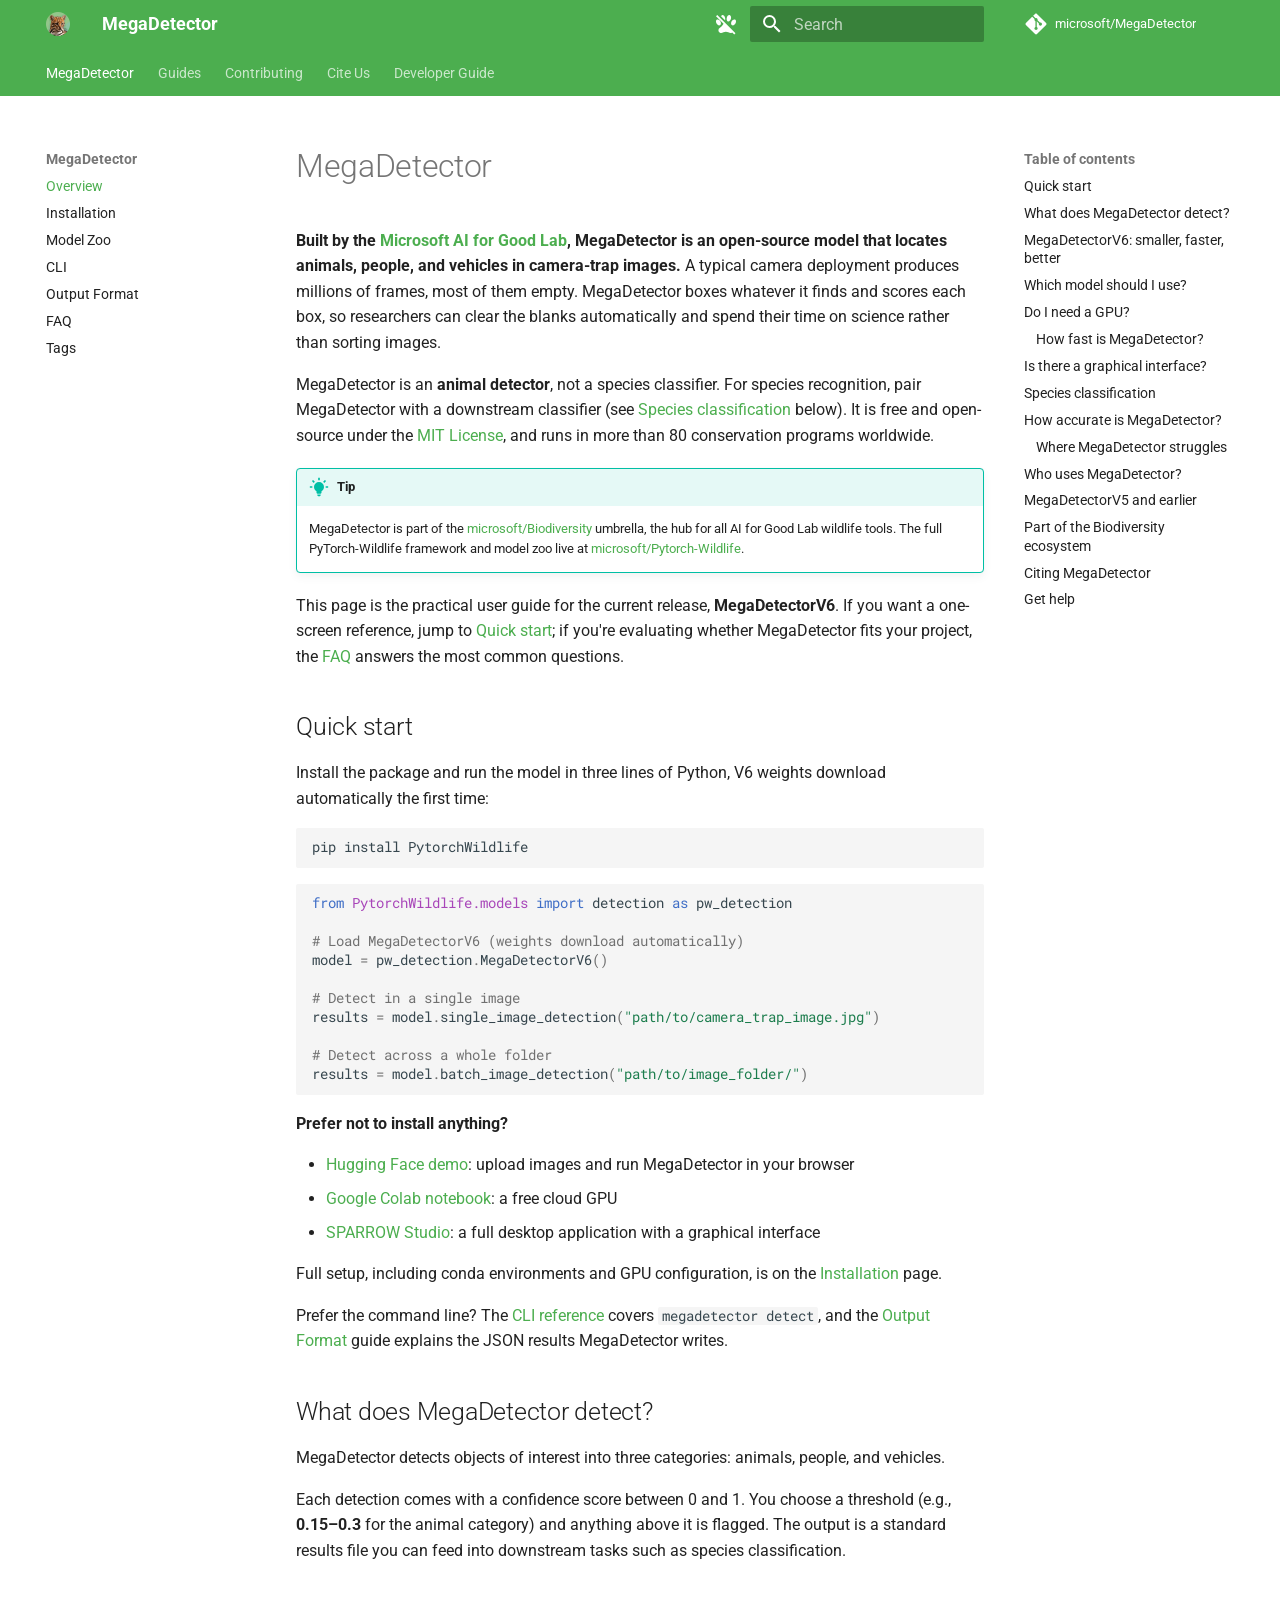
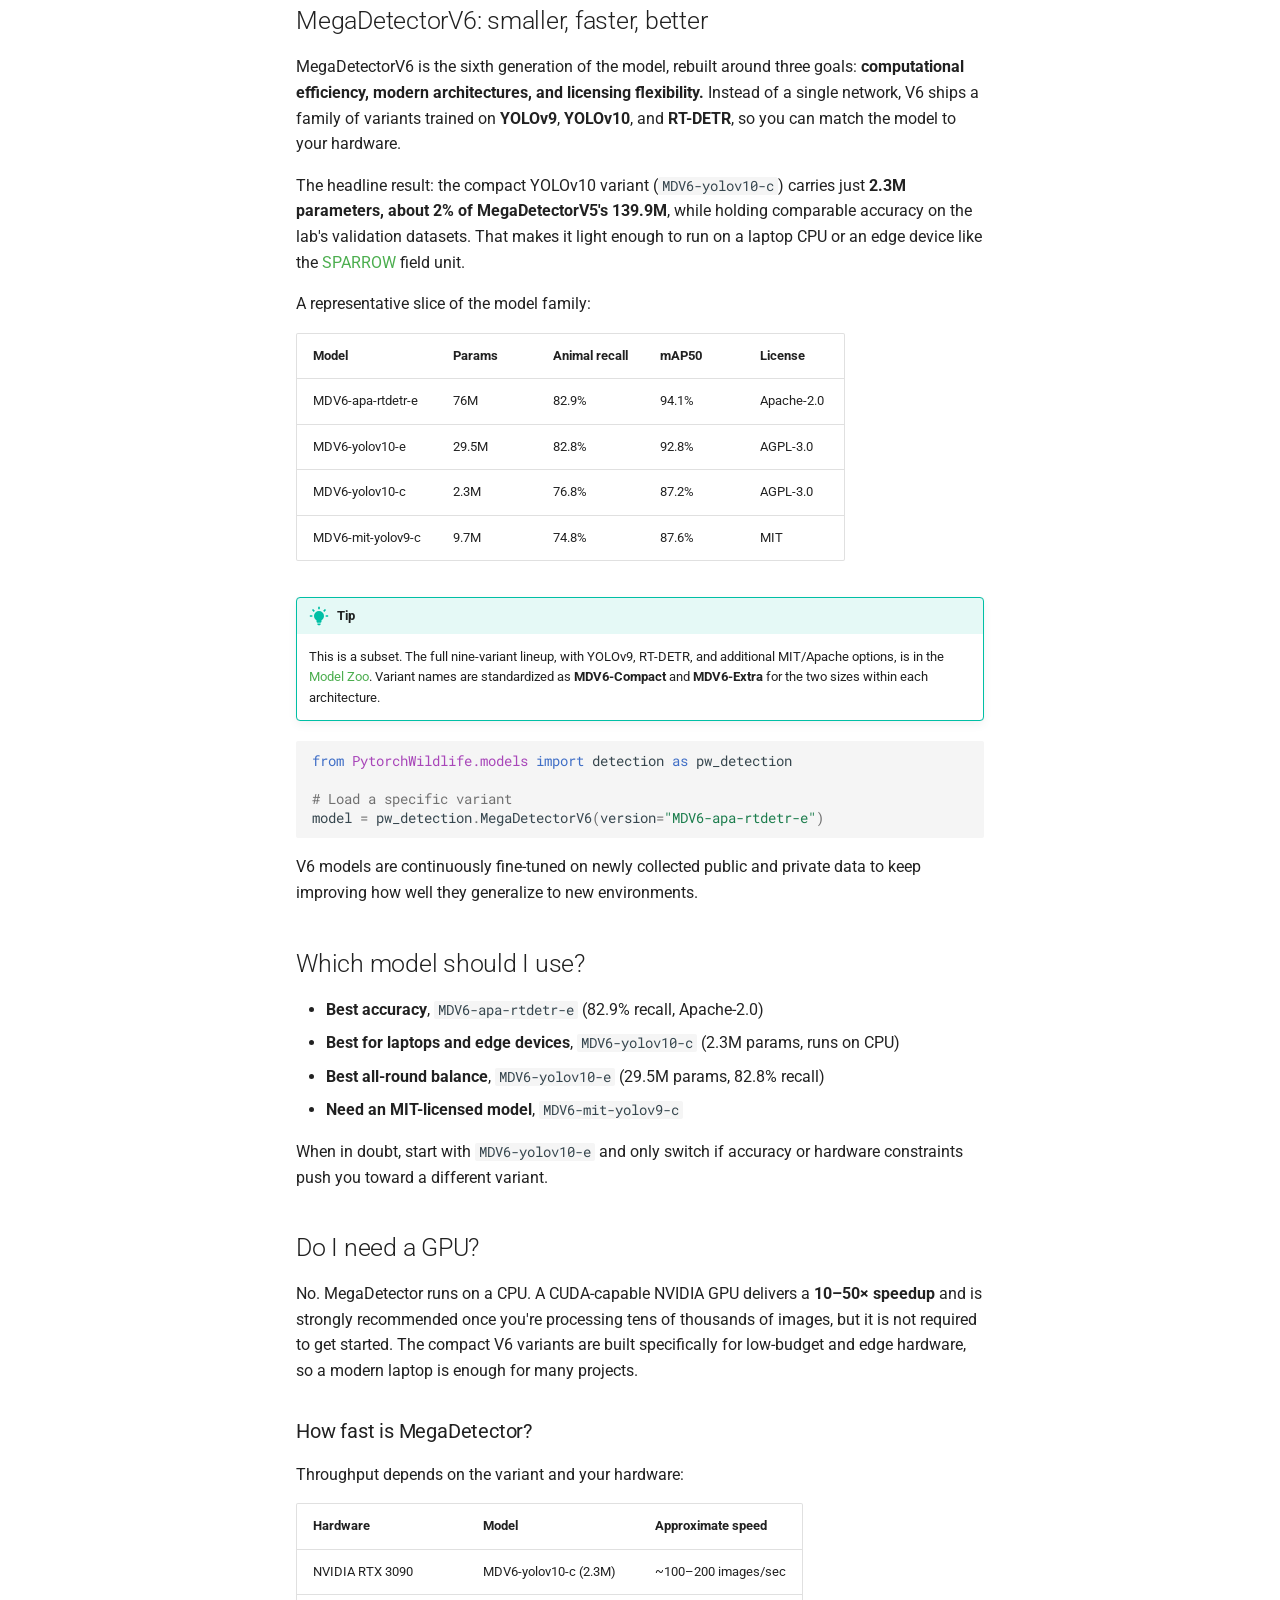
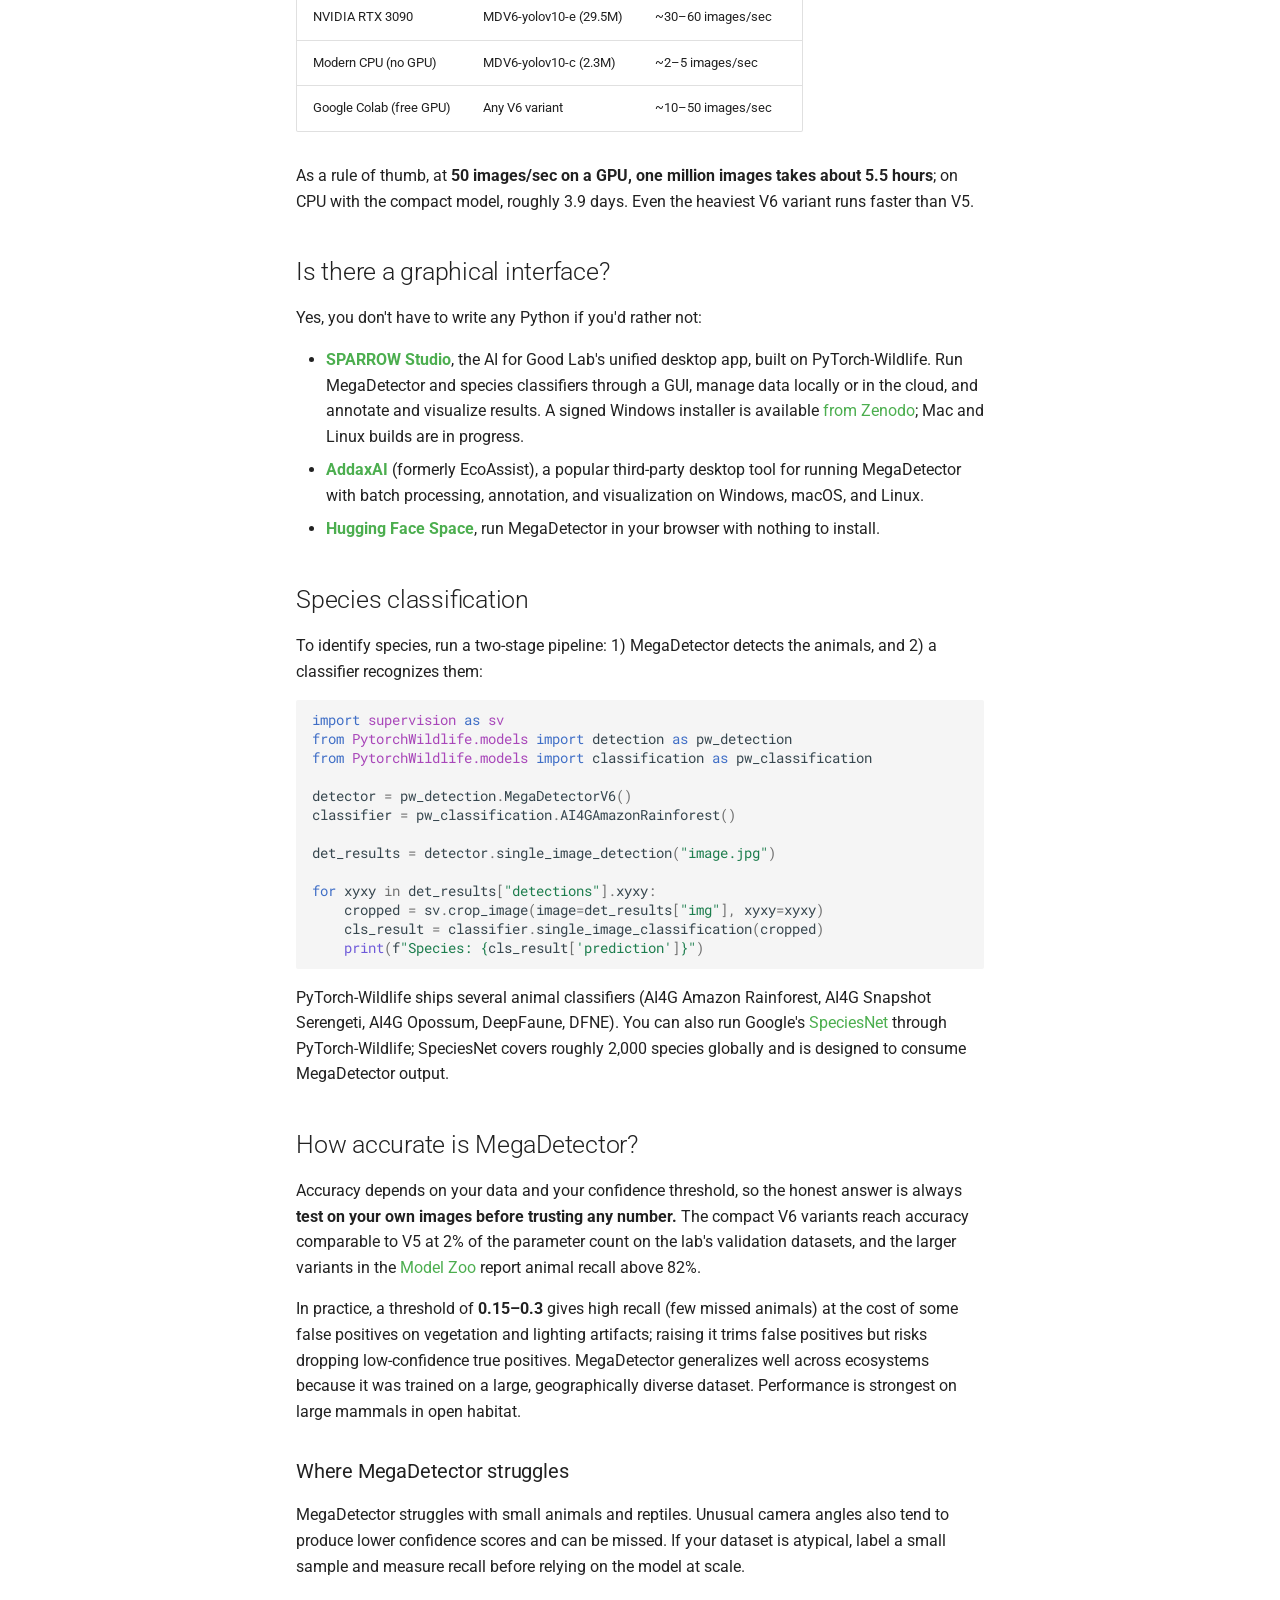
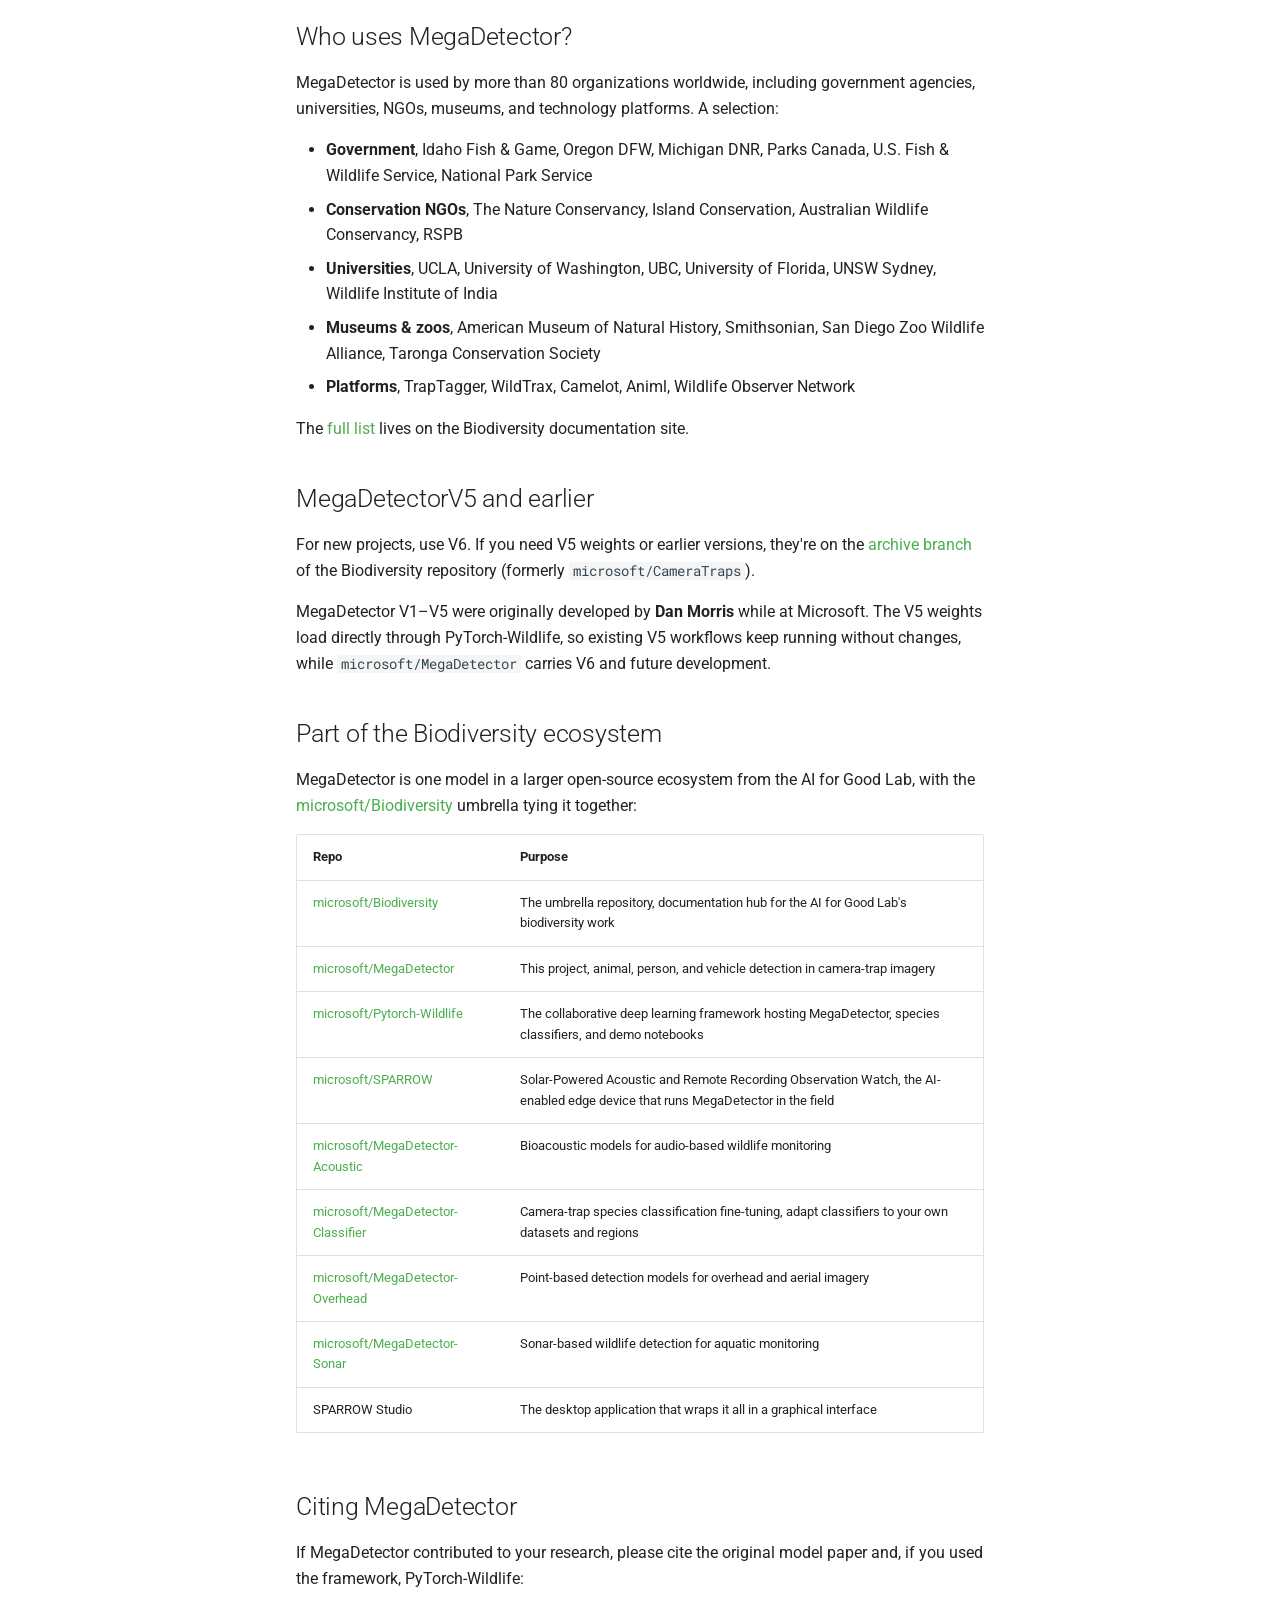
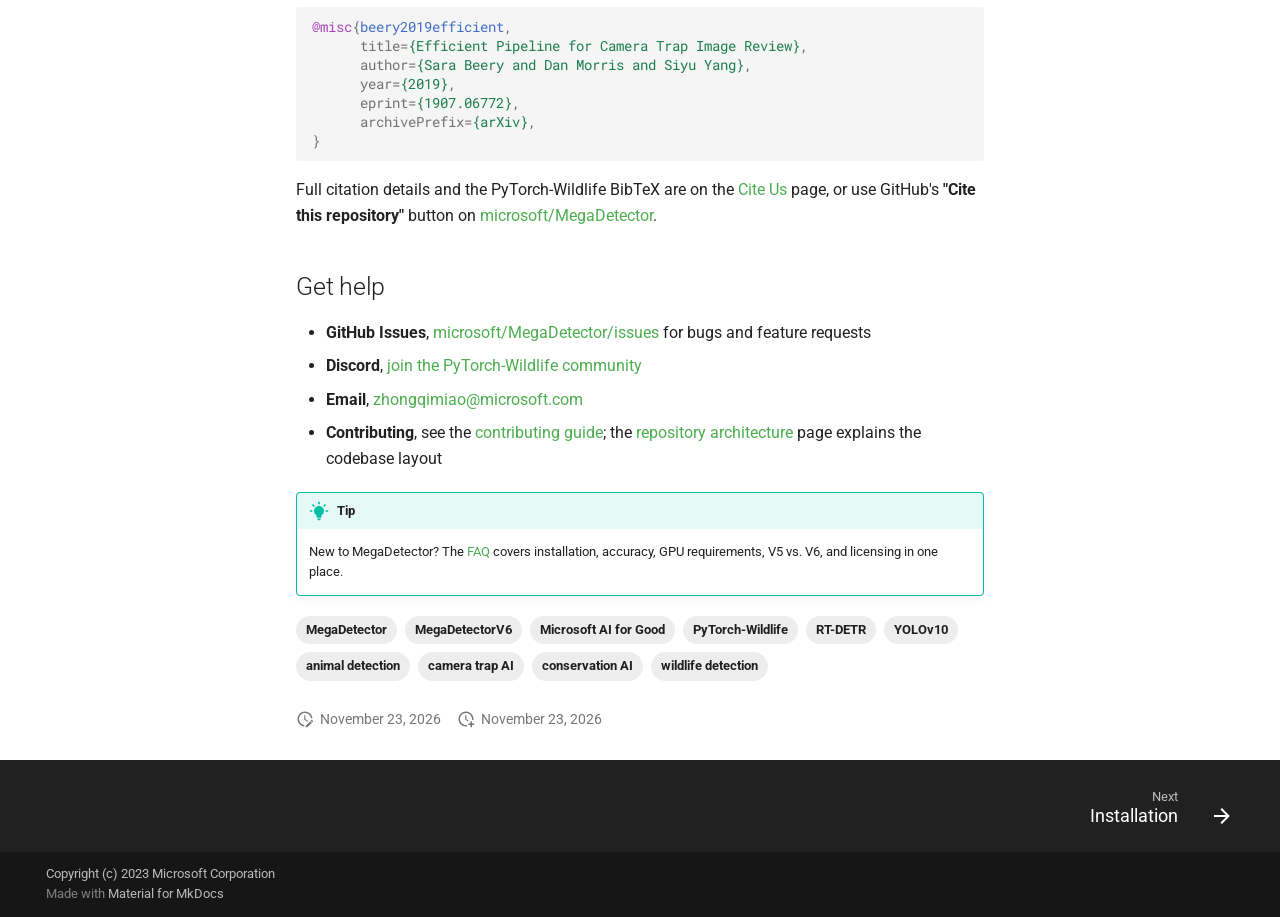
<file: index.html>
<!doctype html>
<html lang="en" class="no-js">
  <head>
    
      <meta charset="utf-8">
      <meta name="viewport" content="width=device-width,initial-scale=1">
      
        <meta name="description" content="MegaDetector is Microsoft AI for Good Lab's open-source model that detects animals, people, and vehicles in camera-trap images, faster and smaller in V6.">
      
      
      
        <link rel="canonical" href="https://microsoft.github.io/MegaDetector/">
      
      
      
        <link rel="next" href="installation/">
      
      
        
      
      
      <link rel="icon" href="assets/cat.png">
      <meta name="generator" content="mkdocs-1.6.1, mkdocs-material-9.7.7">
    
    <title>MegaDetector: Open-Source Camera-Trap AI | Microsoft AI for Good</title>
    
      <link rel="stylesheet" href="assets/stylesheets/main.ec1eaa64.min.css">
      
        
        <link rel="stylesheet" href="assets/stylesheets/palette.ab4e12ef.min.css">
      
      
  
  
    
      
      
    
  
    
      
      
    
  
    
      
      
    
  
    
      
      
    
  
    
      
      
    
  
    
      
      
    
  
    
      
      
    
  
    
      
      
    
  
    
      
      
    
  
    
      
      
    
  
    
      
      
    
  
    
      
      
    
  
  
  <style>:root{--md-admonition-icon--note:url('data:image/svg+xml;charset=utf-8,%3Csvg%20xmlns%3D%22http%3A//www.w3.org/2000/svg%22%20viewBox%3D%220%200%2024%2024%22%3E%3Cpath%20d%3D%22M14%2010V4.5l5.5%205.5M5%203c-1.11%200-2%20.89-2%202v14a2%202%200%200%200%202%202h14a2%202%200%200%200%202-2V9l-6-6z%22/%3E%3C/svg%3E');--md-admonition-icon--abstract:url('data:image/svg+xml;charset=utf-8,%3Csvg%20xmlns%3D%22http%3A//www.w3.org/2000/svg%22%20viewBox%3D%220%200%2024%2024%22%3E%3Cpath%20d%3D%22M12%202a7%207%200%200%200-7%207c0%202.38%201.19%204.47%203%205.74V17a1%201%200%200%200%201%201h6a1%201%200%200%200%201-1v-2.26c1.81-1.27%203-3.36%203-5.74a7%207%200%200%200-7-7M9%2021a1%201%200%200%200%201%201h4a1%201%200%200%200%201-1v-1H9z%22/%3E%3C/svg%3E');--md-admonition-icon--info:url('data:image/svg+xml;charset=utf-8,%3Csvg%20xmlns%3D%22http%3A//www.w3.org/2000/svg%22%20viewBox%3D%220%200%2024%2024%22%3E%3Cpath%20d%3D%22M13%209h-2V7h2m0%2010h-2v-6h2m-1-9A10%2010%200%200%200%202%2012a10%2010%200%200%200%2010%2010%2010%2010%200%200%200%2010-10A10%2010%200%200%200%2012%202%22/%3E%3C/svg%3E');--md-admonition-icon--tip:url('data:image/svg+xml;charset=utf-8,%3Csvg%20xmlns%3D%22http%3A//www.w3.org/2000/svg%22%20viewBox%3D%220%200%2024%2024%22%3E%3Cpath%20d%3D%22M12%206a6%206%200%200%201%206%206c0%202.22-1.21%204.16-3%205.2V19a1%201%200%200%201-1%201h-4a1%201%200%200%201-1-1v-1.8c-1.79-1.04-3-2.98-3-5.2a6%206%200%200%201%206-6m2%2015v1a1%201%200%200%201-1%201h-2a1%201%200%200%201-1-1v-1zm6-10h3v2h-3zM1%2011h3v2H1zM13%201v3h-2V1zM4.92%203.5l2.13%202.14-1.42%201.41L3.5%204.93zm12.03%202.13%202.12-2.13%201.43%201.43-2.13%202.12z%22/%3E%3C/svg%3E');--md-admonition-icon--success:url('data:image/svg+xml;charset=utf-8,%3Csvg%20xmlns%3D%22http%3A//www.w3.org/2000/svg%22%20viewBox%3D%220%200%2024%2024%22%3E%3Cpath%20d%3D%22M12%202C6.5%202%202%206.5%202%2012s4.5%2010%2010%2010%2010-4.5%2010-10S17.5%202%2012%202m-2%2015-5-5%201.41-1.41L10%2014.17l7.59-7.59L19%208z%22/%3E%3C/svg%3E');--md-admonition-icon--question:url('data:image/svg+xml;charset=utf-8,%3Csvg%20xmlns%3D%22http%3A//www.w3.org/2000/svg%22%20viewBox%3D%220%200%2024%2024%22%3E%3Cpath%20d%3D%22m15.07%2011.25-.9.92C13.45%2012.89%2013%2013.5%2013%2015h-2v-.5c0-1.11.45-2.11%201.17-2.83l1.24-1.26c.37-.36.59-.86.59-1.41a2%202%200%200%200-2-2%202%202%200%200%200-2%202H8a4%204%200%200%201%204-4%204%204%200%200%201%204%204%203.2%203.2%200%200%201-.93%202.25M13%2019h-2v-2h2M12%202A10%2010%200%200%200%202%2012a10%2010%200%200%200%2010%2010%2010%2010%200%200%200%2010-10c0-5.53-4.5-10-10-10%22/%3E%3C/svg%3E');--md-admonition-icon--warning:url('data:image/svg+xml;charset=utf-8,%3Csvg%20xmlns%3D%22http%3A//www.w3.org/2000/svg%22%20viewBox%3D%220%200%2024%2024%22%3E%3Cpath%20d%3D%22M13%2014h-2V9h2m0%209h-2v-2h2M1%2021h22L12%202z%22/%3E%3C/svg%3E');--md-admonition-icon--failure:url('data:image/svg+xml;charset=utf-8,%3Csvg%20xmlns%3D%22http%3A//www.w3.org/2000/svg%22%20viewBox%3D%220%200%2024%2024%22%3E%3Cpath%20d%3D%22M13%2013h-2V7h2m0%2010h-2v-2h2M12%202A10%2010%200%200%200%202%2012a10%2010%200%200%200%2010%2010%2010%2010%200%200%200%2010-10A10%2010%200%200%200%2012%202%22/%3E%3C/svg%3E');--md-admonition-icon--danger:url('data:image/svg+xml;charset=utf-8,%3Csvg%20xmlns%3D%22http%3A//www.w3.org/2000/svg%22%20viewBox%3D%220%200%2024%2024%22%3E%3Cpath%20d%3D%22M13%2013h-2V7h2m-2%208h2v2h-2m4.73-14H8.27L3%208.27v7.46L8.27%2021h7.46L21%2015.73V8.27z%22/%3E%3C/svg%3E');--md-admonition-icon--bug:url('data:image/svg+xml;charset=utf-8,%3Csvg%20xmlns%3D%22http%3A//www.w3.org/2000/svg%22%20viewBox%3D%220%200%2024%2024%22%3E%3Cpath%20d%3D%22M14%2012h-4v-2h4m0%206h-4v-2h4m6-6h-2.81a6%206%200%200%200-1.82-1.96L17%204.41%2015.59%203l-2.17%202.17a6%206%200%200%200-2.83%200L8.41%203%207%204.41l1.62%201.63C7.88%206.55%207.26%207.22%206.81%208H4v2h2.09c-.05.33-.09.66-.09%201v1H4v2h2v1c0%20.34.04.67.09%201H4v2h2.81c1.04%201.79%202.97%203%205.19%203s4.15-1.21%205.19-3H20v-2h-2.09c.05-.33.09-.66.09-1v-1h2v-2h-2v-1c0-.34-.04-.67-.09-1H20z%22/%3E%3C/svg%3E');--md-admonition-icon--example:url('data:image/svg+xml;charset=utf-8,%3Csvg%20xmlns%3D%22http%3A//www.w3.org/2000/svg%22%20viewBox%3D%220%200%2024%2024%22%3E%3Cpath%20d%3D%22M7%205h14v2H7zm0%208v-2h14v2zM4%204.5A1.5%201.5%200%200%201%205.5%206%201.5%201.5%200%200%201%204%207.5%201.5%201.5%200%200%201%202.5%206%201.5%201.5%200%200%201%204%204.5m0%206A1.5%201.5%200%200%201%205.5%2012%201.5%201.5%200%200%201%204%2013.5%201.5%201.5%200%200%201%202.5%2012%201.5%201.5%200%200%201%204%2010.5M7%2019v-2h14v2zm-3-2.5A1.5%201.5%200%200%201%205.5%2018%201.5%201.5%200%200%201%204%2019.5%201.5%201.5%200%200%201%202.5%2018%201.5%201.5%200%200%201%204%2016.5%22/%3E%3C/svg%3E');--md-admonition-icon--quote:url('data:image/svg+xml;charset=utf-8,%3Csvg%20xmlns%3D%22http%3A//www.w3.org/2000/svg%22%20viewBox%3D%220%200%2024%2024%22%3E%3Cpath%20d%3D%22m10%207-2%204h3v6H5v-6l2-4zm8%200-2%204h3v6h-6v-6l2-4z%22/%3E%3C/svg%3E');}</style>



  
  
    
      
      
      
    
  
    
      
      
        
      
      
    
  
    
      
      
        
      
      
    
  
    
      
      
        
      
      
    
  
  
  <style>:root{.md-tag{--md-tag-icon:url('data:image/svg+xml;charset=utf-8,%3Csvg%20xmlns%3D%22http%3A//www.w3.org/2000/svg%22%20viewBox%3D%220%200%2024%2024%22%3E%3Cpath%20d%3D%22M5.5%207A1.5%201.5%200%200%201%204%205.5%201.5%201.5%200%200%201%205.5%204%201.5%201.5%200%200%201%207%205.5%201.5%201.5%200%200%201%205.5%207m15.91%204.58-9-9C12.05%202.22%2011.55%202%2011%202H4c-1.11%200-2%20.89-2%202v7c0%20.55.22%201.05.59%201.41l8.99%209c.37.36.87.59%201.42.59s1.05-.23%201.41-.59l7-7c.37-.36.59-.86.59-1.41%200-.56-.23-1.06-.59-1.42%22/%3E%3C/svg%3E');}.md-tag.md-tag--info{--md-tag-icon:url('data:image/svg+xml;charset=utf-8,%3Csvg%20xmlns%3D%22http%3A//www.w3.org/2000/svg%22%20viewBox%3D%220%200%2024%2024%22%3E%3Cpath%20d%3D%22M13%209h-2V7h2m0%2010h-2v-6h2m-1-9A10%2010%200%200%200%202%2012a10%2010%200%200%200%2010%2010%2010%2010%200%200%200%2010-10A10%2010%200%200%200%2012%202%22/%3E%3C/svg%3E');}.md-tag.md-tag--warning{--md-tag-icon:url('data:image/svg+xml;charset=utf-8,%3Csvg%20xmlns%3D%22http%3A//www.w3.org/2000/svg%22%20viewBox%3D%220%200%2024%2024%22%3E%3Cpath%20d%3D%22M13%2014h-2V9h2m0%209h-2v-2h2M1%2021h22L12%202z%22/%3E%3C/svg%3E');}.md-tag.md-tag--danger{--md-tag-icon:url('data:image/svg+xml;charset=utf-8,%3Csvg%20xmlns%3D%22http%3A//www.w3.org/2000/svg%22%20viewBox%3D%220%200%2024%2024%22%3E%3Cpath%20d%3D%22M13%2013h-2V7h2m-2%208h2v2h-2m4.73-14H8.27L3%208.27v7.46L8.27%2021h7.46L21%2015.73V8.27z%22/%3E%3C/svg%3E');}}</style>

    
    
      
    
    
      
        
        
        <link rel="preconnect" href="https://fonts.gstatic.com" crossorigin>
        <link rel="stylesheet" href="https://fonts.googleapis.com/css?family=Roboto:300,300i,400,400i,700,700i%7CRoboto+Mono:400,400i,700,700i&display=fallback">
        <style>:root{--md-text-font:"Roboto";--md-code-font:"Roboto Mono"}</style>
      
    
    
    <script>__md_scope=new URL(".",location),__md_hash=e=>[...e].reduce(((e,_)=>(e<<5)-e+_.charCodeAt(0)),0),__md_get=(e,_=localStorage,t=__md_scope)=>JSON.parse(_.getItem(t.pathname+"."+e)),__md_set=(e,_,t=localStorage,a=__md_scope)=>{try{t.setItem(a.pathname+"."+e,JSON.stringify(_))}catch(e){}}</script>
    
      

    
    
  <meta property="og:type" content="website">
  <meta property="og:site_name" content="MegaDetector">
  <meta property="og:title" content="MegaDetector, Open-Source Camera-Trap AI for Wildlife Detection">
  <meta property="og:description" content="MegaDetector is Microsoft AI for Good Lab's open-source model that detects animals, people, and vehicles in camera-trap images, faster and smaller in V6.">
  <meta property="og:url" content="https://microsoft.github.io/MegaDetector/">
  <meta property="og:image" content="https://microsoft.github.io/MegaDetector/assets/megadetector-banner.png">
  <meta property="og:image:alt" content="MegaDetector: open-source camera-trap AI from the Microsoft AI for Good Lab">
  <meta name="twitter:card" content="summary_large_image">
  <meta name="twitter:title" content="MegaDetector, Open-Source Camera-Trap AI for Wildlife Detection">
  <meta name="twitter:description" content="MegaDetector is Microsoft AI for Good Lab's open-source model that detects animals, people, and vehicles in camera-trap images, faster and smaller in V6.">
  <meta name="twitter:image" content="https://microsoft.github.io/MegaDetector/assets/megadetector-banner.png">
  <meta name="twitter:image:alt" content="MegaDetector: open-source camera-trap AI from the Microsoft AI for Good Lab"><script type="application/ld+json">{"@context": "https://schema.org", "@graph": [{"@id": "https://microsoft.github.io/MegaDetector/#website", "@type": "WebSite", "description": "MegaDetector \u2014 open-source AI for detecting animals, people, and vehicles in camera-trap images. Part of the Microsoft AI for Good Lab Biodiversity ecosystem.", "inLanguage": "en", "name": "MegaDetector", "publisher": {"@id": "https://www.microsoft.com/en-us/ai/ai-for-good#organization"}, "url": "https://microsoft.github.io/MegaDetector/"}, {"@id": "https://microsoft.github.io/MegaDetector/#software", "@type": "SoftwareSourceCode", "citation": "https://arxiv.org/abs/1907.06772", "codeRepository": "https://github.com/microsoft/MegaDetector", "creator": {"@id": "https://www.microsoft.com/en-us/ai/ai-for-good#organization"}, "description": "MegaDetector \u2014 open-source AI for detecting animals, people, and vehicles in camera-trap images. Part of the Microsoft AI for Good Lab Biodiversity ecosystem.", "isAccessibleForFree": true, "keywords": ["MegaDetector", "camera trap AI", "wildlife detection", "animal detection", "conservation AI", "blank frame filtering", "PyTorch-Wildlife"], "license": "https://github.com/microsoft/MegaDetector/blob/main/LICENSE", "mainEntityOfPage": "https://microsoft.github.io/MegaDetector/", "maintainer": {"@id": "https://www.microsoft.com/en-us/ai/ai-for-good#organization"}, "name": "MegaDetector", "programmingLanguage": "Python", "runtimePlatform": "Python", "sameAs": ["https://github.com/microsoft/MegaDetector"], "url": "https://microsoft.github.io/MegaDetector/"}, {"@id": "https://www.microsoft.com/en-us/ai/ai-for-good#organization", "@type": "Organization", "name": "Microsoft AI for Good Lab", "url": "https://www.microsoft.com/en-us/ai/ai-for-good"}]}</script>

  </head>
  
  
    
    
      
    
    
    
    
    <body dir="ltr" data-md-color-scheme="default" data-md-color-primary="green" data-md-color-accent="deep-orange">
  
    
    <input class="md-toggle" data-md-toggle="drawer" type="checkbox" id="__drawer" autocomplete="off">
    <input class="md-toggle" data-md-toggle="search" type="checkbox" id="__search" autocomplete="off">
    <label class="md-overlay" for="__drawer"></label>
    <div data-md-component="skip">
      
        
        <a href="#megadetector" class="md-skip">
          Skip to content
        </a>
      
    </div>
    <div data-md-component="announce">
      
    </div>
    
    
      

<header class="md-header" data-md-component="header">
  <nav class="md-header__inner md-grid" aria-label="Header">
    <a href="." title="MegaDetector" class="md-header__button md-logo" aria-label="MegaDetector" data-md-component="logo">
      
  <img src="assets/cat.png" alt="logo">

    </a>
    <label class="md-header__button md-icon" for="__drawer">
      
      <svg xmlns="http://www.w3.org/2000/svg" viewBox="0 0 24 24"><path d="M3 6h18v2H3zm0 5h18v2H3zm0 5h18v2H3z"/></svg>
    </label>
    <div class="md-header__title" data-md-component="header-title">
      <div class="md-header__ellipsis">
        <div class="md-header__topic">
          <span class="md-ellipsis">
            MegaDetector
          </span>
        </div>
        <div class="md-header__topic" data-md-component="header-topic">
          <span class="md-ellipsis">
            
              MegaDetector, Open-Source Camera-Trap AI for Wildlife Detection
            
          </span>
        </div>
      </div>
    </div>
    
      
        <form class="md-header__option" data-md-component="palette">
  
    
    
    
    <input class="md-option" data-md-color-media="(prefers-color-scheme: light)" data-md-color-scheme="default" data-md-color-primary="green" data-md-color-accent="deep-orange"  aria-label="Switch to dark mode"  type="radio" name="__palette" id="__palette_0">
    
      <label class="md-header__button md-icon" title="Switch to dark mode" for="__palette_1" hidden>
        <svg xmlns="http://www.w3.org/2000/svg" viewBox="0 0 24 24"><path d="M2 4.27 3.28 3 21.5 21.22l-1.27 1.28-2-2c-.14.1-.29.18-.44.25-1.79.82-3.91-.88-5.9-.88s-4.13 1.77-5.89.88c-1-.49-1.69-1.79-1.56-2.87.18-1.49 1.97-2.29 3.03-3.38.74-.73 1.37-1.81 2.08-2.68zM8.35 3c1.18-.17 2.43 1.12 2.79 2.9.18.85.12 1.66-.14 2.29L7.03 4.2c.26-.65.72-1.1 1.32-1.2m7.15 0c1.19.19 1.85 1.77 1.5 3.54-.38 1.78-1.63 3.07-2.81 2.89-1.19-.18-1.84-1.76-1.47-3.53.36-1.78 1.61-3.07 2.78-2.9M3 7.6c1.14-.49 2.69.4 3.5 1.95.76 1.58.5 3.24-.63 3.73s-2.67-.39-3.46-1.96S1.9 8.08 3 7.6m18 0c1.1.48 1.38 2.15.59 3.72s-2.33 2.45-3.46 1.96-1.39-2.15-.63-3.73C18.31 8 19.86 7.11 21 7.6"/></svg>
      </label>
    
  
    
    
    
    <input class="md-option" data-md-color-media="(prefers-color-scheme: dark)" data-md-color-scheme="slate" data-md-color-primary="teal" data-md-color-accent="deep-orange"  aria-label="Switch to light mode"  type="radio" name="__palette" id="__palette_1">
    
      <label class="md-header__button md-icon" title="Switch to light mode" for="__palette_0" hidden>
        <svg xmlns="http://www.w3.org/2000/svg" viewBox="0 0 24 24"><path d="M8.35 3c1.18-.17 2.43 1.12 2.79 2.9.36 1.77-.29 3.35-1.47 3.53-1.17.18-2.43-1.11-2.8-2.89-.37-1.77.3-3.35 1.48-3.54m7.15 0c1.19.19 1.85 1.77 1.5 3.54-.38 1.78-1.63 3.07-2.81 2.89-1.19-.18-1.84-1.76-1.47-3.53.36-1.78 1.61-3.07 2.78-2.9M3 7.6c1.14-.49 2.69.4 3.5 1.95.76 1.58.5 3.24-.63 3.73s-2.67-.39-3.46-1.96S1.9 8.08 3 7.6m18 0c1.1.48 1.38 2.15.59 3.72s-2.33 2.45-3.46 1.96-1.39-2.15-.63-3.73C18.31 8 19.86 7.11 21 7.6m-1.67 10.78c.04.94-.68 1.98-1.54 2.37-1.79.82-3.91-.88-5.9-.88s-4.13 1.77-5.89.88c-1-.49-1.69-1.79-1.56-2.87.18-1.49 1.97-2.29 3.03-3.38 1.41-1.41 2.41-4.06 4.42-4.06 2 0 3.06 2.61 4.41 4.06 1.11 1.22 2.96 2.25 3.03 3.88"/></svg>
      </label>
    
  
</form>
      
    
    
      <script>var palette=__md_get("__palette");if(palette&&palette.color){if("(prefers-color-scheme)"===palette.color.media){var media=matchMedia("(prefers-color-scheme: light)"),input=document.querySelector(media.matches?"[data-md-color-media='(prefers-color-scheme: light)']":"[data-md-color-media='(prefers-color-scheme: dark)']");palette.color.media=input.getAttribute("data-md-color-media"),palette.color.scheme=input.getAttribute("data-md-color-scheme"),palette.color.primary=input.getAttribute("data-md-color-primary"),palette.color.accent=input.getAttribute("data-md-color-accent")}for(var[key,value]of Object.entries(palette.color))document.body.setAttribute("data-md-color-"+key,value)}</script>
    
    
    
      
      
        <label class="md-header__button md-icon" for="__search">
          
          <svg xmlns="http://www.w3.org/2000/svg" viewBox="0 0 24 24"><path d="M9.5 3A6.5 6.5 0 0 1 16 9.5c0 1.61-.59 3.09-1.56 4.23l.27.27h.79l5 5-1.5 1.5-5-5v-.79l-.27-.27A6.52 6.52 0 0 1 9.5 16 6.5 6.5 0 0 1 3 9.5 6.5 6.5 0 0 1 9.5 3m0 2C7 5 5 7 5 9.5S7 14 9.5 14 14 12 14 9.5 12 5 9.5 5"/></svg>
        </label>
        <div class="md-search" data-md-component="search" role="dialog">
  <label class="md-search__overlay" for="__search"></label>
  <div class="md-search__inner" role="search">
    <form class="md-search__form" name="search">
      <input type="text" class="md-search__input" name="query" aria-label="Search" placeholder="Search" autocapitalize="off" autocorrect="off" autocomplete="off" spellcheck="false" data-md-component="search-query" required>
      <label class="md-search__icon md-icon" for="__search">
        
        <svg xmlns="http://www.w3.org/2000/svg" viewBox="0 0 24 24"><path d="M9.5 3A6.5 6.5 0 0 1 16 9.5c0 1.61-.59 3.09-1.56 4.23l.27.27h.79l5 5-1.5 1.5-5-5v-.79l-.27-.27A6.52 6.52 0 0 1 9.5 16 6.5 6.5 0 0 1 3 9.5 6.5 6.5 0 0 1 9.5 3m0 2C7 5 5 7 5 9.5S7 14 9.5 14 14 12 14 9.5 12 5 9.5 5"/></svg>
        
        <svg xmlns="http://www.w3.org/2000/svg" viewBox="0 0 24 24"><path d="M20 11v2H8l5.5 5.5-1.42 1.42L4.16 12l7.92-7.92L13.5 5.5 8 11z"/></svg>
      </label>
      <nav class="md-search__options" aria-label="Search">
        
          <a href="javascript:void(0)" class="md-search__icon md-icon" title="Share" aria-label="Share" data-clipboard data-clipboard-text="" data-md-component="search-share" tabindex="-1">
            
            <svg xmlns="http://www.w3.org/2000/svg" viewBox="0 0 24 24"><path d="M18 16.08c-.76 0-1.44.3-1.96.77L8.91 12.7c.05-.23.09-.46.09-.7s-.04-.47-.09-.7l7.05-4.11c.54.5 1.25.81 2.04.81a3 3 0 0 0 3-3 3 3 0 0 0-3-3 3 3 0 0 0-3 3c0 .24.04.47.09.7L8.04 9.81C7.5 9.31 6.79 9 6 9a3 3 0 0 0-3 3 3 3 0 0 0 3 3c.79 0 1.5-.31 2.04-.81l7.12 4.15c-.05.21-.08.43-.08.66 0 1.61 1.31 2.91 2.92 2.91s2.92-1.3 2.92-2.91A2.92 2.92 0 0 0 18 16.08"/></svg>
          </a>
        
        <button type="reset" class="md-search__icon md-icon" title="Clear" aria-label="Clear" tabindex="-1">
          
          <svg xmlns="http://www.w3.org/2000/svg" viewBox="0 0 24 24"><path d="M19 6.41 17.59 5 12 10.59 6.41 5 5 6.41 10.59 12 5 17.59 6.41 19 12 13.41 17.59 19 19 17.59 13.41 12z"/></svg>
        </button>
      </nav>
      
        <div class="md-search__suggest" data-md-component="search-suggest"></div>
      
    </form>
    <div class="md-search__output">
      <div class="md-search__scrollwrap" tabindex="0" data-md-scrollfix>
        <div class="md-search-result" data-md-component="search-result">
          <div class="md-search-result__meta">
            Initializing search
          </div>
          <ol class="md-search-result__list" role="presentation"></ol>
        </div>
      </div>
    </div>
  </div>
</div>
      
    
    
      <div class="md-header__source">
        <a href="https://github.com/microsoft/MegaDetector" title="Go to repository" class="md-source" data-md-component="source">
  <div class="md-source__icon md-icon">
    
    <svg xmlns="http://www.w3.org/2000/svg" viewBox="0 0 448 512"><!--! Font Awesome Free 7.1.0 by @fontawesome - https://fontawesome.com License - https://fontawesome.com/license/free (Icons: CC BY 4.0, Fonts: SIL OFL 1.1, Code: MIT License) Copyright 2025 Fonticons, Inc.--><path d="M439.6 236.1 244 40.5c-5.4-5.5-12.8-8.5-20.4-8.5s-15 3-20.4 8.4L162.5 81l51.5 51.5c27.1-9.1 52.7 16.8 43.4 43.7l49.7 49.7c34.2-11.8 61.2 31 35.5 56.7-26.5 26.5-70.2-2.9-56-37.3L240.3 199v121.9c25.3 12.5 22.3 41.8 9.1 55-6.4 6.4-15.2 10.1-24.3 10.1s-17.8-3.6-24.3-10.1c-17.6-17.6-11.1-46.9 11.2-56v-123c-20.8-8.5-24.6-30.7-18.6-45L142.6 101 8.5 235.1C3 240.6 0 247.9 0 255.5s3 15 8.5 20.4l195.6 195.7c5.4 5.4 12.7 8.4 20.4 8.4s15-3 20.4-8.4l194.7-194.7c5.4-5.4 8.4-12.8 8.4-20.4s-3-15-8.4-20.4"/></svg>
  </div>
  <div class="md-source__repository">
    microsoft/MegaDetector
  </div>
</a>
      </div>
    
  </nav>
  
</header>
    
    <div class="md-container" data-md-component="container">
      
      
        
          
            
<nav class="md-tabs" aria-label="Tabs" data-md-component="tabs">
  <div class="md-grid">
    <ul class="md-tabs__list">
      
        
  
  
  
    
  
  
    
    
      <li class="md-tabs__item md-tabs__item--active">
        <a href="." class="md-tabs__link">
          
  
  
  MegaDetector

        </a>
      </li>
    
  

      
        
  
  
  
  
    
    
      <li class="md-tabs__item">
        <a href="camera-trap-ai/" class="md-tabs__link">
          
  
  
  Guides

        </a>
      </li>
    
  

      
        
  
  
  
  
    <li class="md-tabs__item">
      <a href="contributing/" class="md-tabs__link">
        
  
  
    
  
  Contributing

      </a>
    </li>
  

      
        
  
  
  
  
    <li class="md-tabs__item">
      <a href="cite/" class="md-tabs__link">
        
  
  
    
  
  Cite Us

      </a>
    </li>
  

      
        
  
  
  
  
    
    
      <li class="md-tabs__item">
        <a href="build_mkdocs/" class="md-tabs__link">
          
  
  
  Developer Guide

        </a>
      </li>
    
  

      
    </ul>
  </div>
</nav>
          
        
      
      <main class="md-main" data-md-component="main">
        <div class="md-main__inner md-grid">
          
            
              
              <div class="md-sidebar md-sidebar--primary" data-md-component="sidebar" data-md-type="navigation" >
                <div class="md-sidebar__scrollwrap">
                  <div class="md-sidebar__inner">
                    


  


<nav class="md-nav md-nav--primary md-nav--lifted" aria-label="Navigation" data-md-level="0">
  <label class="md-nav__title" for="__drawer">
    <a href="." title="MegaDetector" class="md-nav__button md-logo" aria-label="MegaDetector" data-md-component="logo">
      
  <img src="assets/cat.png" alt="logo">

    </a>
    MegaDetector
  </label>
  
    <div class="md-nav__source">
      <a href="https://github.com/microsoft/MegaDetector" title="Go to repository" class="md-source" data-md-component="source">
  <div class="md-source__icon md-icon">
    
    <svg xmlns="http://www.w3.org/2000/svg" viewBox="0 0 448 512"><!--! Font Awesome Free 7.1.0 by @fontawesome - https://fontawesome.com License - https://fontawesome.com/license/free (Icons: CC BY 4.0, Fonts: SIL OFL 1.1, Code: MIT License) Copyright 2025 Fonticons, Inc.--><path d="M439.6 236.1 244 40.5c-5.4-5.5-12.8-8.5-20.4-8.5s-15 3-20.4 8.4L162.5 81l51.5 51.5c27.1-9.1 52.7 16.8 43.4 43.7l49.7 49.7c34.2-11.8 61.2 31 35.5 56.7-26.5 26.5-70.2-2.9-56-37.3L240.3 199v121.9c25.3 12.5 22.3 41.8 9.1 55-6.4 6.4-15.2 10.1-24.3 10.1s-17.8-3.6-24.3-10.1c-17.6-17.6-11.1-46.9 11.2-56v-123c-20.8-8.5-24.6-30.7-18.6-45L142.6 101 8.5 235.1C3 240.6 0 247.9 0 255.5s3 15 8.5 20.4l195.6 195.7c5.4 5.4 12.7 8.4 20.4 8.4s15-3 20.4-8.4l194.7-194.7c5.4-5.4 8.4-12.8 8.4-20.4s-3-15-8.4-20.4"/></svg>
  </div>
  <div class="md-source__repository">
    microsoft/MegaDetector
  </div>
</a>
    </div>
  
  <ul class="md-nav__list" data-md-scrollfix>
    
      
      
  
  
    
  
  
  
    
    
    
    
      
        
        
      
      
        
      
    
    
    <li class="md-nav__item md-nav__item--active md-nav__item--section md-nav__item--nested">
      
        
        
        <input class="md-nav__toggle md-toggle " type="checkbox" id="__nav_1" checked>
        
          
          <label class="md-nav__link" for="__nav_1" id="__nav_1_label" tabindex="">
            
  
  
  <span class="md-ellipsis">
    
  
    MegaDetector
  

    
  </span>
  
  

            <span class="md-nav__icon md-icon"></span>
          </label>
        
        <nav class="md-nav" data-md-level="1" aria-labelledby="__nav_1_label" aria-expanded="true">
          <label class="md-nav__title" for="__nav_1">
            <span class="md-nav__icon md-icon"></span>
            
  
    MegaDetector
  

          </label>
          <ul class="md-nav__list" data-md-scrollfix>
            
              
                
  
  
    
  
  
  
    <li class="md-nav__item md-nav__item--active">
      
      <input class="md-nav__toggle md-toggle" type="checkbox" id="__toc">
      
      
        
      
      
        <label class="md-nav__link md-nav__link--active" for="__toc">
          
  
  
  <span class="md-ellipsis">
    
  
    Overview
  

    
  </span>
  
  

          <span class="md-nav__icon md-icon"></span>
        </label>
      
      <a href="." class="md-nav__link md-nav__link--active">
        
  
  
  <span class="md-ellipsis">
    
  
    Overview
  

    
  </span>
  
  

      </a>
      
        

<nav class="md-nav md-nav--secondary" aria-label="Table of contents">
  
  
  
    
  
  
    <label class="md-nav__title" for="__toc">
      <span class="md-nav__icon md-icon"></span>
      Table of contents
    </label>
    <ul class="md-nav__list" data-md-component="toc" data-md-scrollfix>
      
        <li class="md-nav__item">
  <a href="#quick-start" class="md-nav__link">
    <span class="md-ellipsis">
      
        Quick start
      
    </span>
  </a>
  
</li>
      
        <li class="md-nav__item">
  <a href="#what-does-megadetector-detect" class="md-nav__link">
    <span class="md-ellipsis">
      
        What does MegaDetector detect?
      
    </span>
  </a>
  
</li>
      
        <li class="md-nav__item">
  <a href="#megadetectorv6-smaller-faster-better" class="md-nav__link">
    <span class="md-ellipsis">
      
        MegaDetectorV6: smaller, faster, better
      
    </span>
  </a>
  
</li>
      
        <li class="md-nav__item">
  <a href="#which-model-should-i-use" class="md-nav__link">
    <span class="md-ellipsis">
      
        Which model should I use?
      
    </span>
  </a>
  
</li>
      
        <li class="md-nav__item">
  <a href="#do-i-need-a-gpu" class="md-nav__link">
    <span class="md-ellipsis">
      
        Do I need a GPU?
      
    </span>
  </a>
  
    <nav class="md-nav" aria-label="Do I need a GPU?">
      <ul class="md-nav__list">
        
          <li class="md-nav__item">
  <a href="#how-fast-is-megadetector" class="md-nav__link">
    <span class="md-ellipsis">
      
        How fast is MegaDetector?
      
    </span>
  </a>
  
</li>
        
      </ul>
    </nav>
  
</li>
      
        <li class="md-nav__item">
  <a href="#is-there-a-graphical-interface" class="md-nav__link">
    <span class="md-ellipsis">
      
        Is there a graphical interface?
      
    </span>
  </a>
  
</li>
      
        <li class="md-nav__item">
  <a href="#species-classification" class="md-nav__link">
    <span class="md-ellipsis">
      
        Species classification
      
    </span>
  </a>
  
</li>
      
        <li class="md-nav__item">
  <a href="#how-accurate-is-megadetector" class="md-nav__link">
    <span class="md-ellipsis">
      
        How accurate is MegaDetector?
      
    </span>
  </a>
  
    <nav class="md-nav" aria-label="How accurate is MegaDetector?">
      <ul class="md-nav__list">
        
          <li class="md-nav__item">
  <a href="#where-megadetector-struggles" class="md-nav__link">
    <span class="md-ellipsis">
      
        Where MegaDetector struggles
      
    </span>
  </a>
  
</li>
        
      </ul>
    </nav>
  
</li>
      
        <li class="md-nav__item">
  <a href="#who-uses-megadetector" class="md-nav__link">
    <span class="md-ellipsis">
      
        Who uses MegaDetector?
      
    </span>
  </a>
  
</li>
      
        <li class="md-nav__item">
  <a href="#megadetectorv5-and-earlier" class="md-nav__link">
    <span class="md-ellipsis">
      
        MegaDetectorV5 and earlier
      
    </span>
  </a>
  
</li>
      
        <li class="md-nav__item">
  <a href="#part-of-the-biodiversity-ecosystem" class="md-nav__link">
    <span class="md-ellipsis">
      
        Part of the Biodiversity ecosystem
      
    </span>
  </a>
  
</li>
      
        <li class="md-nav__item">
  <a href="#citing-megadetector" class="md-nav__link">
    <span class="md-ellipsis">
      
        Citing MegaDetector
      
    </span>
  </a>
  
</li>
      
        <li class="md-nav__item">
  <a href="#get-help" class="md-nav__link">
    <span class="md-ellipsis">
      
        Get help
      
    </span>
  </a>
  
</li>
      
    </ul>
  
</nav>
      
    </li>
  

              
            
              
                
  
  
  
  
    <li class="md-nav__item">
      <a href="installation/" class="md-nav__link">
        
  
  
  <span class="md-ellipsis">
    
  
    Installation
  

    
  </span>
  
  

      </a>
    </li>
  

              
            
              
                
  
  
  
  
    <li class="md-nav__item">
      <a href="model_zoo/" class="md-nav__link">
        
  
  
  <span class="md-ellipsis">
    
  
    Model Zoo
  

    
  </span>
  
  

      </a>
    </li>
  

              
            
              
                
  
  
  
  
    <li class="md-nav__item">
      <a href="cli/" class="md-nav__link">
        
  
  
  <span class="md-ellipsis">
    
  
    CLI
  

    
  </span>
  
  

      </a>
    </li>
  

              
            
              
                
  
  
  
  
    <li class="md-nav__item">
      <a href="output_format/" class="md-nav__link">
        
  
  
  <span class="md-ellipsis">
    
  
    Output Format
  

    
  </span>
  
  

      </a>
    </li>
  

              
            
              
                
  
  
  
  
    <li class="md-nav__item">
      <a href="faq/" class="md-nav__link">
        
  
  
  <span class="md-ellipsis">
    
  
    FAQ
  

    
  </span>
  
  

      </a>
    </li>
  

              
            
              
                
  
  
  
  
    <li class="md-nav__item">
      <a href="tags/" class="md-nav__link">
        
  
  
  <span class="md-ellipsis">
    
  
    Tags
  

    
  </span>
  
  

      </a>
    </li>
  

              
            
          </ul>
        </nav>
      
    </li>
  

    
      
      
  
  
  
  
    
    
    
    
      
      
        
      
    
    
    <li class="md-nav__item md-nav__item--nested">
      
        
        
        <input class="md-nav__toggle md-toggle " type="checkbox" id="__nav_2" >
        
          
          <label class="md-nav__link" for="__nav_2" id="__nav_2_label" tabindex="0">
            
  
  
  <span class="md-ellipsis">
    
  
    Guides
  

    
  </span>
  
  

            <span class="md-nav__icon md-icon"></span>
          </label>
        
        <nav class="md-nav" data-md-level="1" aria-labelledby="__nav_2_label" aria-expanded="false">
          <label class="md-nav__title" for="__nav_2">
            <span class="md-nav__icon md-icon"></span>
            
  
    Guides
  

          </label>
          <ul class="md-nav__list" data-md-scrollfix>
            
              
                
  
  
  
  
    <li class="md-nav__item">
      <a href="camera-trap-ai/" class="md-nav__link">
        
  
  
  <span class="md-ellipsis">
    
  
    Camera-Trap AI
  

    
  </span>
  
  

      </a>
    </li>
  

              
            
              
                
  
  
  
  
    <li class="md-nav__item">
      <a href="camera-trap-software/" class="md-nav__link">
        
  
  
  <span class="md-ellipsis">
    
  
    Camera-Trap Software
  

    
  </span>
  
  

      </a>
    </li>
  

              
            
              
                
  
  
  
  
    <li class="md-nav__item">
      <a href="training_guide/" class="md-nav__link">
        
  
  
  <span class="md-ellipsis">
    
  
    Training Guide
  

    
  </span>
  
  

      </a>
    </li>
  

              
            
          </ul>
        </nav>
      
    </li>
  

    
      
      
  
  
  
  
    <li class="md-nav__item">
      <a href="contributing/" class="md-nav__link">
        
  
  
  <span class="md-ellipsis">
    
  
    Contributing
  

    
  </span>
  
  

      </a>
    </li>
  

    
      
      
  
  
  
  
    <li class="md-nav__item">
      <a href="cite/" class="md-nav__link">
        
  
  
  <span class="md-ellipsis">
    
  
    Cite Us
  

    
  </span>
  
  

      </a>
    </li>
  

    
      
      
  
  
  
  
    
    
    
    
      
      
        
      
    
    
    <li class="md-nav__item md-nav__item--nested">
      
        
        
        <input class="md-nav__toggle md-toggle " type="checkbox" id="__nav_5" >
        
          
          <label class="md-nav__link" for="__nav_5" id="__nav_5_label" tabindex="0">
            
  
  
  <span class="md-ellipsis">
    
  
    Developer Guide
  

    
  </span>
  
  

            <span class="md-nav__icon md-icon"></span>
          </label>
        
        <nav class="md-nav" data-md-level="1" aria-labelledby="__nav_5_label" aria-expanded="false">
          <label class="md-nav__title" for="__nav_5">
            <span class="md-nav__icon md-icon"></span>
            
  
    Developer Guide
  

          </label>
          <ul class="md-nav__list" data-md-scrollfix>
            
              
                
  
  
  
  
    <li class="md-nav__item">
      <a href="build_mkdocs/" class="md-nav__link">
        
  
  
  <span class="md-ellipsis">
    
  
    Build the Docs
  

    
  </span>
  
  

      </a>
    </li>
  

              
            
              
                
  
  
  
  
    <li class="md-nav__item">
      <a href="architecture/" class="md-nav__link">
        
  
  
  <span class="md-ellipsis">
    
  
    Repository Architecture
  

    
  </span>
  
  

      </a>
    </li>
  

              
            
          </ul>
        </nav>
      
    </li>
  

    
  </ul>
</nav>
                  </div>
                </div>
              </div>
            
            
              
              <div class="md-sidebar md-sidebar--secondary" data-md-component="sidebar" data-md-type="toc" >
                <div class="md-sidebar__scrollwrap">
                  <div class="md-sidebar__inner">
                    

<nav class="md-nav md-nav--secondary" aria-label="Table of contents">
  
  
  
    
  
  
    <label class="md-nav__title" for="__toc">
      <span class="md-nav__icon md-icon"></span>
      Table of contents
    </label>
    <ul class="md-nav__list" data-md-component="toc" data-md-scrollfix>
      
        <li class="md-nav__item">
  <a href="#quick-start" class="md-nav__link">
    <span class="md-ellipsis">
      
        Quick start
      
    </span>
  </a>
  
</li>
      
        <li class="md-nav__item">
  <a href="#what-does-megadetector-detect" class="md-nav__link">
    <span class="md-ellipsis">
      
        What does MegaDetector detect?
      
    </span>
  </a>
  
</li>
      
        <li class="md-nav__item">
  <a href="#megadetectorv6-smaller-faster-better" class="md-nav__link">
    <span class="md-ellipsis">
      
        MegaDetectorV6: smaller, faster, better
      
    </span>
  </a>
  
</li>
      
        <li class="md-nav__item">
  <a href="#which-model-should-i-use" class="md-nav__link">
    <span class="md-ellipsis">
      
        Which model should I use?
      
    </span>
  </a>
  
</li>
      
        <li class="md-nav__item">
  <a href="#do-i-need-a-gpu" class="md-nav__link">
    <span class="md-ellipsis">
      
        Do I need a GPU?
      
    </span>
  </a>
  
    <nav class="md-nav" aria-label="Do I need a GPU?">
      <ul class="md-nav__list">
        
          <li class="md-nav__item">
  <a href="#how-fast-is-megadetector" class="md-nav__link">
    <span class="md-ellipsis">
      
        How fast is MegaDetector?
      
    </span>
  </a>
  
</li>
        
      </ul>
    </nav>
  
</li>
      
        <li class="md-nav__item">
  <a href="#is-there-a-graphical-interface" class="md-nav__link">
    <span class="md-ellipsis">
      
        Is there a graphical interface?
      
    </span>
  </a>
  
</li>
      
        <li class="md-nav__item">
  <a href="#species-classification" class="md-nav__link">
    <span class="md-ellipsis">
      
        Species classification
      
    </span>
  </a>
  
</li>
      
        <li class="md-nav__item">
  <a href="#how-accurate-is-megadetector" class="md-nav__link">
    <span class="md-ellipsis">
      
        How accurate is MegaDetector?
      
    </span>
  </a>
  
    <nav class="md-nav" aria-label="How accurate is MegaDetector?">
      <ul class="md-nav__list">
        
          <li class="md-nav__item">
  <a href="#where-megadetector-struggles" class="md-nav__link">
    <span class="md-ellipsis">
      
        Where MegaDetector struggles
      
    </span>
  </a>
  
</li>
        
      </ul>
    </nav>
  
</li>
      
        <li class="md-nav__item">
  <a href="#who-uses-megadetector" class="md-nav__link">
    <span class="md-ellipsis">
      
        Who uses MegaDetector?
      
    </span>
  </a>
  
</li>
      
        <li class="md-nav__item">
  <a href="#megadetectorv5-and-earlier" class="md-nav__link">
    <span class="md-ellipsis">
      
        MegaDetectorV5 and earlier
      
    </span>
  </a>
  
</li>
      
        <li class="md-nav__item">
  <a href="#part-of-the-biodiversity-ecosystem" class="md-nav__link">
    <span class="md-ellipsis">
      
        Part of the Biodiversity ecosystem
      
    </span>
  </a>
  
</li>
      
        <li class="md-nav__item">
  <a href="#citing-megadetector" class="md-nav__link">
    <span class="md-ellipsis">
      
        Citing MegaDetector
      
    </span>
  </a>
  
</li>
      
        <li class="md-nav__item">
  <a href="#get-help" class="md-nav__link">
    <span class="md-ellipsis">
      
        Get help
      
    </span>
  </a>
  
</li>
      
    </ul>
  
</nav>
                  </div>
                </div>
              </div>
            
          
          
            <div class="md-content" data-md-component="content">
              
                




              
              <article class="md-content__inner md-typeset">
                
                  
  
  


<h1 id="megadetector">MegaDetector<a class="headerlink" href="#megadetector" title="Permanent link">&para;</a></h1>
<p><strong>Built by the <a href="https://www.microsoft.com/en-us/ai/ai-for-good">Microsoft AI for Good Lab</a>, MegaDetector is an open-source model that locates animals, people, and vehicles in camera-trap images.</strong> A typical camera deployment produces millions of frames, most of them empty. MegaDetector boxes whatever it finds and scores each box, so researchers can clear the blanks automatically and spend their time on science rather than sorting images.</p>
<p>MegaDetector is an <strong>animal detector</strong>, not a species classifier. For species recognition, pair MegaDetector with a downstream classifier (see <a href="#species-classification">Species classification</a> below). It is free and open-source under the <a href="https://github.com/microsoft/MegaDetector/blob/main/LICENSE">MIT License</a>, and runs in more than 80 conservation programs worldwide.</p>
<div class="admonition tip">
<p class="admonition-title">Tip</p>
<p>MegaDetector is part of the <a href="https://github.com/microsoft/Biodiversity">microsoft/Biodiversity</a> umbrella, the hub for all AI for Good Lab wildlife tools. The full PyTorch-Wildlife framework and model zoo live at <a href="https://github.com/microsoft/Pytorch-Wildlife">microsoft/Pytorch-Wildlife</a>.</p>
</div>
<p>This page is the practical user guide for the current release, <strong>MegaDetectorV6</strong>. If you want a one-screen reference, jump to <a href="#quick-start">Quick start</a>; if you're evaluating whether MegaDetector fits your project, the <a href="faq/">FAQ</a> answers the most common questions.</p>
<h2 id="quick-start">Quick start<a class="headerlink" href="#quick-start" title="Permanent link">&para;</a></h2>
<p>Install the package and run the model in three lines of Python, V6 weights download automatically the first time:</p>
<div class="language-bash highlight"><pre><span></span><code><span id="__span-0-1"><a id="__codelineno-0-1" name="__codelineno-0-1" href="#__codelineno-0-1"></a>pip<span class="w"> </span>install<span class="w"> </span>PytorchWildlife
</span></code></pre></div>
<div class="language-python highlight"><pre><span></span><code><span id="__span-1-1"><a id="__codelineno-1-1" name="__codelineno-1-1" href="#__codelineno-1-1"></a><span class="kn">from</span><span class="w"> </span><span class="nn">PytorchWildlife.models</span><span class="w"> </span><span class="kn">import</span> <span class="n">detection</span> <span class="k">as</span> <span class="n">pw_detection</span>
</span><span id="__span-1-2"><a id="__codelineno-1-2" name="__codelineno-1-2" href="#__codelineno-1-2"></a>
</span><span id="__span-1-3"><a id="__codelineno-1-3" name="__codelineno-1-3" href="#__codelineno-1-3"></a><span class="c1"># Load MegaDetectorV6 (weights download automatically)</span>
</span><span id="__span-1-4"><a id="__codelineno-1-4" name="__codelineno-1-4" href="#__codelineno-1-4"></a><span class="n">model</span> <span class="o">=</span> <span class="n">pw_detection</span><span class="o">.</span><span class="n">MegaDetectorV6</span><span class="p">()</span>
</span><span id="__span-1-5"><a id="__codelineno-1-5" name="__codelineno-1-5" href="#__codelineno-1-5"></a>
</span><span id="__span-1-6"><a id="__codelineno-1-6" name="__codelineno-1-6" href="#__codelineno-1-6"></a><span class="c1"># Detect in a single image</span>
</span><span id="__span-1-7"><a id="__codelineno-1-7" name="__codelineno-1-7" href="#__codelineno-1-7"></a><span class="n">results</span> <span class="o">=</span> <span class="n">model</span><span class="o">.</span><span class="n">single_image_detection</span><span class="p">(</span><span class="s2">"path/to/camera_trap_image.jpg"</span><span class="p">)</span>
</span><span id="__span-1-8"><a id="__codelineno-1-8" name="__codelineno-1-8" href="#__codelineno-1-8"></a>
</span><span id="__span-1-9"><a id="__codelineno-1-9" name="__codelineno-1-9" href="#__codelineno-1-9"></a><span class="c1"># Detect across a whole folder</span>
</span><span id="__span-1-10"><a id="__codelineno-1-10" name="__codelineno-1-10" href="#__codelineno-1-10"></a><span class="n">results</span> <span class="o">=</span> <span class="n">model</span><span class="o">.</span><span class="n">batch_image_detection</span><span class="p">(</span><span class="s2">"path/to/image_folder/"</span><span class="p">)</span>
</span></code></pre></div>
<p><strong>Prefer not to install anything?</strong></p>
<ul>
<li><a href="https://huggingface.co/spaces/ai-for-good-lab/pytorch-wildlife">Hugging Face demo</a>: upload images and run MegaDetector in your browser</li>
<li><a href="https://colab.research.google.com/drive/1rjqHrTMzEHkMualr4vB55dQWCsCKMNXi?usp=sharing">Google Colab notebook</a>: a free cloud GPU</li>
<li><a href="https://github.com/microsoft/SPARROW">SPARROW Studio</a>: a full desktop application with a graphical interface</li>
</ul>
<p>Full setup, including conda environments and GPU configuration, is on the <a href="installation/">Installation</a> page.</p>
<p>Prefer the command line? The <a href="cli/">CLI reference</a> covers <code>megadetector detect</code>, and the <a href="output_format/">Output Format</a> guide explains the JSON results MegaDetector writes.</p>
<h2 id="what-does-megadetector-detect">What does MegaDetector detect?<a class="headerlink" href="#what-does-megadetector-detect" title="Permanent link">&para;</a></h2>
<p>MegaDetector detects objects of interest into three categories: animals, people, and vehicles.</p>
<p>Each detection comes with a confidence score between 0 and 1. You choose a threshold (e.g., <strong>0.15–0.3</strong> for the animal category) and anything above it is flagged. The output is a standard results file you can feed into downstream tasks such as species classification.</p>
<h2 id="megadetectorv6-smaller-faster-better">MegaDetectorV6: smaller, faster, better<a class="headerlink" href="#megadetectorv6-smaller-faster-better" title="Permanent link">&para;</a></h2>
<p>MegaDetectorV6 is the sixth generation of the model, rebuilt around three goals: <strong>computational efficiency, modern architectures, and licensing flexibility.</strong> Instead of a single network, V6 ships a family of variants trained on <strong>YOLOv9</strong>, <strong>YOLOv10</strong>, and <strong>RT-DETR</strong>, so you can match the model to your hardware.</p>
<p>The headline result: the compact YOLOv10 variant (<code>MDV6-yolov10-c</code>) carries just <strong>2.3M parameters, about 2% of MegaDetectorV5's 139.9M</strong>, while holding comparable accuracy on the lab's validation datasets. That makes it light enough to run on a laptop CPU or an edge device like the <a href="https://github.com/microsoft/SPARROW">SPARROW</a> field unit.</p>
<p>A representative slice of the model family:</p>
<table>
<thead>
<tr>
<th>Model</th>
<th>Params</th>
<th>Animal recall</th>
<th>mAP50</th>
<th>License</th>
</tr>
</thead>
<tbody>
<tr>
<td>MDV6-apa-rtdetr-e</td>
<td>76M</td>
<td>82.9%</td>
<td>94.1%</td>
<td>Apache-2.0</td>
</tr>
<tr>
<td>MDV6-yolov10-e</td>
<td>29.5M</td>
<td>82.8%</td>
<td>92.8%</td>
<td>AGPL-3.0</td>
</tr>
<tr>
<td>MDV6-yolov10-c</td>
<td>2.3M</td>
<td>76.8%</td>
<td>87.2%</td>
<td>AGPL-3.0</td>
</tr>
<tr>
<td>MDV6-mit-yolov9-c</td>
<td>9.7M</td>
<td>74.8%</td>
<td>87.6%</td>
<td>MIT</td>
</tr>
</tbody>
</table>
<div class="admonition tip">
<p class="admonition-title">Tip</p>
<p>This is a subset. The full nine-variant lineup, with YOLOv9, RT-DETR, and additional MIT/Apache options, is in the <a href="model_zoo/">Model Zoo</a>. Variant names are standardized as <strong>MDV6-Compact</strong> and <strong>MDV6-Extra</strong> for the two sizes within each architecture.</p>
</div>
<div class="language-python highlight"><pre><span></span><code><span id="__span-2-1"><a id="__codelineno-2-1" name="__codelineno-2-1" href="#__codelineno-2-1"></a><span class="kn">from</span><span class="w"> </span><span class="nn">PytorchWildlife.models</span><span class="w"> </span><span class="kn">import</span> <span class="n">detection</span> <span class="k">as</span> <span class="n">pw_detection</span>
</span><span id="__span-2-2"><a id="__codelineno-2-2" name="__codelineno-2-2" href="#__codelineno-2-2"></a>
</span><span id="__span-2-3"><a id="__codelineno-2-3" name="__codelineno-2-3" href="#__codelineno-2-3"></a><span class="c1"># Load a specific variant</span>
</span><span id="__span-2-4"><a id="__codelineno-2-4" name="__codelineno-2-4" href="#__codelineno-2-4"></a><span class="n">model</span> <span class="o">=</span> <span class="n">pw_detection</span><span class="o">.</span><span class="n">MegaDetectorV6</span><span class="p">(</span><span class="n">version</span><span class="o">=</span><span class="s2">"MDV6-apa-rtdetr-e"</span><span class="p">)</span>
</span></code></pre></div>
<p>V6 models are continuously fine-tuned on newly collected public and private data to keep improving how well they generalize to new environments.</p>
<h2 id="which-model-should-i-use">Which model should I use?<a class="headerlink" href="#which-model-should-i-use" title="Permanent link">&para;</a></h2>
<ul>
<li><strong>Best accuracy</strong>, <code>MDV6-apa-rtdetr-e</code> (82.9% recall, Apache-2.0)</li>
<li><strong>Best for laptops and edge devices</strong>, <code>MDV6-yolov10-c</code> (2.3M params, runs on CPU)</li>
<li><strong>Best all-round balance</strong>, <code>MDV6-yolov10-e</code> (29.5M params, 82.8% recall)</li>
<li><strong>Need an MIT-licensed model</strong>, <code>MDV6-mit-yolov9-c</code></li>
</ul>
<p>When in doubt, start with <code>MDV6-yolov10-e</code> and only switch if accuracy or hardware constraints push you toward a different variant.</p>
<h2 id="do-i-need-a-gpu">Do I need a GPU?<a class="headerlink" href="#do-i-need-a-gpu" title="Permanent link">&para;</a></h2>
<p>No. MegaDetector runs on a CPU. A CUDA-capable NVIDIA GPU delivers a <strong>10–50× speedup</strong> and is strongly recommended once you're processing tens of thousands of images, but it is not required to get started. The compact V6 variants are built specifically for low-budget and edge hardware, so a modern laptop is enough for many projects.</p>
<h3 id="how-fast-is-megadetector">How fast is MegaDetector?<a class="headerlink" href="#how-fast-is-megadetector" title="Permanent link">&para;</a></h3>
<p>Throughput depends on the variant and your hardware:</p>
<table>
<thead>
<tr>
<th>Hardware</th>
<th>Model</th>
<th>Approximate speed</th>
</tr>
</thead>
<tbody>
<tr>
<td>NVIDIA RTX 3090</td>
<td>MDV6-yolov10-c (2.3M)</td>
<td>~100–200 images/sec</td>
</tr>
<tr>
<td>NVIDIA RTX 3090</td>
<td>MDV6-yolov10-e (29.5M)</td>
<td>~30–60 images/sec</td>
</tr>
<tr>
<td>Modern CPU (no GPU)</td>
<td>MDV6-yolov10-c (2.3M)</td>
<td>~2–5 images/sec</td>
</tr>
<tr>
<td>Google Colab (free GPU)</td>
<td>Any V6 variant</td>
<td>~10–50 images/sec</td>
</tr>
</tbody>
</table>
<p>As a rule of thumb, at <strong>50 images/sec on a GPU, one million images takes about 5.5 hours</strong>; on CPU with the compact model, roughly 3.9 days. Even the heaviest V6 variant runs faster than V5.</p>
<h2 id="is-there-a-graphical-interface">Is there a graphical interface?<a class="headerlink" href="#is-there-a-graphical-interface" title="Permanent link">&para;</a></h2>
<p>Yes, you don't have to write any Python if you'd rather not:</p>
<ul>
<li><strong><a href="https://github.com/microsoft/SPARROW">SPARROW Studio</a></strong>, the AI for Good Lab's unified desktop app, built on PyTorch-Wildlife. Run MegaDetector and species classifiers through a GUI, manage data locally or in the cloud, and annotate and visualize results. A signed Windows installer is available <a href="https://zenodo.org/records/19687738/files/SPARROW%20Studio%20Installer.msi?download=1">from Zenodo</a>; Mac and Linux builds are in progress.</li>
<li><strong><a href="https://addaxdatascience.com/addaxai/">AddaxAI</a></strong> (formerly EcoAssist), a popular third-party desktop tool for running MegaDetector with batch processing, annotation, and visualization on Windows, macOS, and Linux.</li>
<li><strong><a href="https://huggingface.co/spaces/ai-for-good-lab/pytorch-wildlife">Hugging Face Space</a></strong>, run MegaDetector in your browser with nothing to install.</li>
</ul>
<h2 id="species-classification">Species classification<a class="headerlink" href="#species-classification" title="Permanent link">&para;</a></h2>
<p>To identify species, run a two-stage pipeline: 1) MegaDetector detects the animals, and 2) a classifier recognizes them:</p>
<div class="language-python highlight"><pre><span></span><code><span id="__span-3-1"><a id="__codelineno-3-1" name="__codelineno-3-1" href="#__codelineno-3-1"></a><span class="kn">import</span><span class="w"> </span><span class="nn">supervision</span><span class="w"> </span><span class="k">as</span><span class="w"> </span><span class="nn">sv</span>
</span><span id="__span-3-2"><a id="__codelineno-3-2" name="__codelineno-3-2" href="#__codelineno-3-2"></a><span class="kn">from</span><span class="w"> </span><span class="nn">PytorchWildlife.models</span><span class="w"> </span><span class="kn">import</span> <span class="n">detection</span> <span class="k">as</span> <span class="n">pw_detection</span>
</span><span id="__span-3-3"><a id="__codelineno-3-3" name="__codelineno-3-3" href="#__codelineno-3-3"></a><span class="kn">from</span><span class="w"> </span><span class="nn">PytorchWildlife.models</span><span class="w"> </span><span class="kn">import</span> <span class="n">classification</span> <span class="k">as</span> <span class="n">pw_classification</span>
</span><span id="__span-3-4"><a id="__codelineno-3-4" name="__codelineno-3-4" href="#__codelineno-3-4"></a>
</span><span id="__span-3-5"><a id="__codelineno-3-5" name="__codelineno-3-5" href="#__codelineno-3-5"></a><span class="n">detector</span> <span class="o">=</span> <span class="n">pw_detection</span><span class="o">.</span><span class="n">MegaDetectorV6</span><span class="p">()</span>
</span><span id="__span-3-6"><a id="__codelineno-3-6" name="__codelineno-3-6" href="#__codelineno-3-6"></a><span class="n">classifier</span> <span class="o">=</span> <span class="n">pw_classification</span><span class="o">.</span><span class="n">AI4GAmazonRainforest</span><span class="p">()</span>
</span><span id="__span-3-7"><a id="__codelineno-3-7" name="__codelineno-3-7" href="#__codelineno-3-7"></a>
</span><span id="__span-3-8"><a id="__codelineno-3-8" name="__codelineno-3-8" href="#__codelineno-3-8"></a><span class="n">det_results</span> <span class="o">=</span> <span class="n">detector</span><span class="o">.</span><span class="n">single_image_detection</span><span class="p">(</span><span class="s2">"image.jpg"</span><span class="p">)</span>
</span><span id="__span-3-9"><a id="__codelineno-3-9" name="__codelineno-3-9" href="#__codelineno-3-9"></a>
</span><span id="__span-3-10"><a id="__codelineno-3-10" name="__codelineno-3-10" href="#__codelineno-3-10"></a><span class="k">for</span> <span class="n">xyxy</span> <span class="ow">in</span> <span class="n">det_results</span><span class="p">[</span><span class="s2">"detections"</span><span class="p">]</span><span class="o">.</span><span class="n">xyxy</span><span class="p">:</span>
</span><span id="__span-3-11"><a id="__codelineno-3-11" name="__codelineno-3-11" href="#__codelineno-3-11"></a>    <span class="n">cropped</span> <span class="o">=</span> <span class="n">sv</span><span class="o">.</span><span class="n">crop_image</span><span class="p">(</span><span class="n">image</span><span class="o">=</span><span class="n">det_results</span><span class="p">[</span><span class="s2">"img"</span><span class="p">],</span> <span class="n">xyxy</span><span class="o">=</span><span class="n">xyxy</span><span class="p">)</span>
</span><span id="__span-3-12"><a id="__codelineno-3-12" name="__codelineno-3-12" href="#__codelineno-3-12"></a>    <span class="n">cls_result</span> <span class="o">=</span> <span class="n">classifier</span><span class="o">.</span><span class="n">single_image_classification</span><span class="p">(</span><span class="n">cropped</span><span class="p">)</span>
</span><span id="__span-3-13"><a id="__codelineno-3-13" name="__codelineno-3-13" href="#__codelineno-3-13"></a>    <span class="nb">print</span><span class="p">(</span><span class="sa">f</span><span class="s2">"Species: </span><span class="si">{</span><span class="n">cls_result</span><span class="p">[</span><span class="s1">'prediction'</span><span class="p">]</span><span class="si">}</span><span class="s2">"</span><span class="p">)</span>
</span></code></pre></div>
<p>PyTorch-Wildlife ships several animal classifiers (AI4G Amazon Rainforest, AI4G Snapshot Serengeti, AI4G Opossum, DeepFaune, DFNE). You can also run Google's <a href="https://github.com/google/cameratrapai">SpeciesNet</a> through PyTorch-Wildlife; SpeciesNet covers roughly 2,000 species globally and is designed to consume MegaDetector output.</p>
<h2 id="how-accurate-is-megadetector">How accurate is MegaDetector?<a class="headerlink" href="#how-accurate-is-megadetector" title="Permanent link">&para;</a></h2>
<p>Accuracy depends on your data and your confidence threshold, so the honest answer is always <strong>test on your own images before trusting any number.</strong> The compact V6 variants reach accuracy comparable to V5 at 2% of the parameter count on the lab's validation datasets, and the larger variants in the <a href="model_zoo/">Model Zoo</a> report animal recall above 82%.</p>
<p>In practice, a threshold of <strong>0.15–0.3</strong> gives high recall (few missed animals) at the cost of some false positives on vegetation and lighting artifacts; raising it trims false positives but risks dropping low-confidence true positives. MegaDetector generalizes well across ecosystems because it was trained on a large, geographically diverse dataset. Performance is strongest on large mammals in open habitat.</p>
<h3 id="where-megadetector-struggles">Where MegaDetector struggles<a class="headerlink" href="#where-megadetector-struggles" title="Permanent link">&para;</a></h3>
<p>MegaDetector struggles with small animals and reptiles. Unusual camera angles also tend to produce lower confidence scores and can be missed. If your dataset is atypical, label a small sample and measure recall before relying on the model at scale.</p>
<h2 id="who-uses-megadetector">Who uses MegaDetector?<a class="headerlink" href="#who-uses-megadetector" title="Permanent link">&para;</a></h2>
<p>MegaDetector is used by more than 80 organizations worldwide, including government agencies, universities, NGOs, museums, and technology platforms. A selection:</p>
<ul>
<li><strong>Government</strong>, Idaho Fish &amp; Game, Oregon DFW, Michigan DNR, Parks Canada, U.S. Fish &amp; Wildlife Service, National Park Service</li>
<li><strong>Conservation NGOs</strong>, The Nature Conservancy, Island Conservation, Australian Wildlife Conservancy, RSPB</li>
<li><strong>Universities</strong>, UCLA, University of Washington, UBC, University of Florida, UNSW Sydney, Wildlife Institute of India</li>
<li><strong>Museums &amp; zoos</strong>, American Museum of Natural History, Smithsonian, San Diego Zoo Wildlife Alliance, Taronga Conservation Society</li>
<li><strong>Platforms</strong>, TrapTagger, WildTrax, Camelot, Animl, Wildlife Observer Network</li>
</ul>
<p>The <a href="https://microsoft.github.io/Biodiversity/collaborators/">full list</a> lives on the Biodiversity documentation site.</p>
<h2 id="megadetectorv5-and-earlier">MegaDetectorV5 and earlier<a class="headerlink" href="#megadetectorv5-and-earlier" title="Permanent link">&para;</a></h2>
<p>For new projects, use V6. If you need V5 weights or earlier versions, they're on the <a href="https://github.com/microsoft/Biodiversity/tree/archive">archive branch</a> of the Biodiversity repository (formerly <code>microsoft/CameraTraps</code>).</p>
<p>MegaDetector V1–V5 were originally developed by <strong>Dan Morris</strong> while at Microsoft. The V5 weights load directly through PyTorch-Wildlife, so existing V5 workflows keep running without changes, while <code>microsoft/MegaDetector</code> carries V6 and future development.</p>
<h2 id="part-of-the-biodiversity-ecosystem">Part of the Biodiversity ecosystem<a class="headerlink" href="#part-of-the-biodiversity-ecosystem" title="Permanent link">&para;</a></h2>
<p>MegaDetector is one model in a larger open-source ecosystem from the AI for Good Lab, with the <a href="https://github.com/microsoft/Biodiversity">microsoft/Biodiversity</a> umbrella tying it together:</p>
<table>
<thead>
<tr>
<th>Repo</th>
<th>Purpose</th>
</tr>
</thead>
<tbody>
<tr>
<td><a href="https://github.com/microsoft/Biodiversity">microsoft/Biodiversity</a></td>
<td>The umbrella repository, documentation hub for the AI for Good Lab's biodiversity work</td>
</tr>
<tr>
<td><a href="https://github.com/microsoft/MegaDetector">microsoft/MegaDetector</a></td>
<td>This project, animal, person, and vehicle detection in camera-trap imagery</td>
</tr>
<tr>
<td><a href="https://github.com/microsoft/Pytorch-Wildlife">microsoft/Pytorch-Wildlife</a></td>
<td>The collaborative deep learning framework hosting MegaDetector, species classifiers, and demo notebooks</td>
</tr>
<tr>
<td><a href="https://github.com/microsoft/SPARROW">microsoft/SPARROW</a></td>
<td>Solar-Powered Acoustic and Remote Recording Observation Watch, the AI-enabled edge device that runs MegaDetector in the field</td>
</tr>
<tr>
<td><a href="https://github.com/microsoft/MegaDetector-Acoustic">microsoft/MegaDetector-Acoustic</a></td>
<td>Bioacoustic models for audio-based wildlife monitoring</td>
</tr>
<tr>
<td><a href="https://github.com/microsoft/MegaDetector-Classifier">microsoft/MegaDetector-Classifier</a></td>
<td>Camera-trap species classification fine-tuning, adapt classifiers to your own datasets and regions</td>
</tr>
<tr>
<td><a href="https://github.com/microsoft/MegaDetector-Overhead">microsoft/MegaDetector-Overhead</a></td>
<td>Point-based detection models for overhead and aerial imagery</td>
</tr>
<tr>
<td><a href="https://github.com/microsoft/MegaDetector-Sonar">microsoft/MegaDetector-Sonar</a></td>
<td>Sonar-based wildlife detection for aquatic monitoring</td>
</tr>
<tr>
<td>SPARROW Studio</td>
<td>The desktop application that wraps it all in a graphical interface</td>
</tr>
</tbody>
</table>
<h2 id="citing-megadetector">Citing MegaDetector<a class="headerlink" href="#citing-megadetector" title="Permanent link">&para;</a></h2>
<p>If MegaDetector contributed to your research, please cite the original model paper and, if you used the framework, PyTorch-Wildlife:</p>
<div class="language-bibtex highlight"><pre><span></span><code><span id="__span-4-1"><a id="__codelineno-4-1" name="__codelineno-4-1" href="#__codelineno-4-1"></a><span class="nc">@misc</span><span class="p">{</span><span class="nl">beery2019efficient</span><span class="p">,</span>
</span><span id="__span-4-2"><a id="__codelineno-4-2" name="__codelineno-4-2" href="#__codelineno-4-2"></a><span class="w">      </span><span class="na">title</span><span class="p">=</span><span class="s">{Efficient Pipeline for Camera Trap Image Review}</span><span class="p">,</span>
</span><span id="__span-4-3"><a id="__codelineno-4-3" name="__codelineno-4-3" href="#__codelineno-4-3"></a><span class="w">      </span><span class="na">author</span><span class="p">=</span><span class="s">{Sara Beery and Dan Morris and Siyu Yang}</span><span class="p">,</span>
</span><span id="__span-4-4"><a id="__codelineno-4-4" name="__codelineno-4-4" href="#__codelineno-4-4"></a><span class="w">      </span><span class="na">year</span><span class="p">=</span><span class="s">{2019}</span><span class="p">,</span>
</span><span id="__span-4-5"><a id="__codelineno-4-5" name="__codelineno-4-5" href="#__codelineno-4-5"></a><span class="w">      </span><span class="na">eprint</span><span class="p">=</span><span class="s">{1907.06772}</span><span class="p">,</span>
</span><span id="__span-4-6"><a id="__codelineno-4-6" name="__codelineno-4-6" href="#__codelineno-4-6"></a><span class="w">      </span><span class="na">archivePrefix</span><span class="p">=</span><span class="s">{arXiv}</span><span class="p">,</span>
</span><span id="__span-4-7"><a id="__codelineno-4-7" name="__codelineno-4-7" href="#__codelineno-4-7"></a><span class="p">}</span>
</span></code></pre></div>
<p>Full citation details and the PyTorch-Wildlife BibTeX are on the <a href="cite/">Cite Us</a> page, or use GitHub's <strong>"Cite this repository"</strong> button on <a href="https://github.com/microsoft/MegaDetector">microsoft/MegaDetector</a>.</p>
<h2 id="get-help">Get help<a class="headerlink" href="#get-help" title="Permanent link">&para;</a></h2>
<ul>
<li><strong>GitHub Issues</strong>, <a href="https://github.com/microsoft/MegaDetector/issues">microsoft/MegaDetector/issues</a> for bugs and feature requests</li>
<li><strong>Discord</strong>, <a href="https://discord.gg/TeEVxzaYtm">join the PyTorch-Wildlife community</a></li>
<li><strong>Email</strong>, <a href="mailto:zhongqimiao@microsoft.com">zhongqimiao@microsoft.com</a></li>
<li><strong>Contributing</strong>, see the <a href="contributing/">contributing guide</a>; the <a href="architecture/">repository architecture</a> page explains the codebase layout</li>
</ul>
<div class="admonition tip">
<p class="admonition-title">Tip</p>
<p>New to MegaDetector? The <a href="faq/">FAQ</a> covers installation, accuracy, GPU requirements, V5 vs. V6, and licensing in one place.</p>
</div>


  <nav class="md-tags" >
    
      
      
      
      
        <a href="tags/#tag:megadetector" class="md-tag">MegaDetector</a>
      
    
      
      
      
      
        <a href="tags/#tag:megadetectorv6" class="md-tag">MegaDetectorV6</a>
      
    
      
      
      
      
        <a href="tags/#tag:microsoft-ai-for-good" class="md-tag">Microsoft AI for Good</a>
      
    
      
      
      
      
        <a href="tags/#tag:pytorch-wildlife" class="md-tag">PyTorch-Wildlife</a>
      
    
      
      
      
      
        <a href="tags/#tag:rt-detr" class="md-tag">RT-DETR</a>
      
    
      
      
      
      
        <a href="tags/#tag:yolov10" class="md-tag">YOLOv10</a>
      
    
      
      
      
      
        <a href="tags/#tag:animal-detection" class="md-tag">animal detection</a>
      
    
      
      
      
      
        <a href="tags/#tag:camera-trap-ai" class="md-tag">camera trap AI</a>
      
    
      
      
      
      
        <a href="tags/#tag:conservation-ai" class="md-tag">conservation AI</a>
      
    
      
      
      
      
        <a href="tags/#tag:wildlife-detection" class="md-tag">wildlife detection</a>
      
    
  </nav>








  
    
  
  
    
  


  <aside class="md-source-file">
    
      
  <span class="md-source-file__fact">
    <span class="md-icon" title="Last update">
      <svg xmlns="http://www.w3.org/2000/svg" viewBox="0 0 24 24"><path d="M21 13.1c-.1 0-.3.1-.4.2l-1 1 2.1 2.1 1-1c.2-.2.2-.6 0-.8l-1.3-1.3c-.1-.1-.2-.2-.4-.2m-1.9 1.8-6.1 6V23h2.1l6.1-6.1zM12.5 7v5.2l4 2.4-1 1L11 13V7zM11 21.9c-5.1-.5-9-4.8-9-9.9C2 6.5 6.5 2 12 2c5.3 0 9.6 4.1 10 9.3-.3-.1-.6-.2-1-.2s-.7.1-1 .2C19.6 7.2 16.2 4 12 4c-4.4 0-8 3.6-8 8 0 4.1 3.1 7.5 7.1 7.9l-.1.2z"/></svg>
    </span>
    <span class="git-revision-date-localized-plugin git-revision-date-localized-plugin-date" title="November 23, 2026 06:39:59 UTC">November 23, 2026</span>
  </span>

    
    
      
  <span class="md-source-file__fact">
    <span class="md-icon" title="Created">
      <svg xmlns="http://www.w3.org/2000/svg" viewBox="0 0 24 24"><path d="M14.47 15.08 11 13V7h1.5v5.25l3.08 1.83c-.41.28-.79.62-1.11 1m-1.39 4.84c-.36.05-.71.08-1.08.08-4.42 0-8-3.58-8-8s3.58-8 8-8 8 3.58 8 8c0 .37-.03.72-.08 1.08.69.1 1.33.32 1.92.64.1-.56.16-1.13.16-1.72 0-5.5-4.5-10-10-10S2 6.5 2 12s4.47 10 10 10c.59 0 1.16-.06 1.72-.16-.32-.59-.54-1.23-.64-1.92M18 15v3h-3v2h3v3h2v-3h3v-2h-3v-3z"/></svg>
    </span>
    <span class="git-revision-date-localized-plugin git-revision-date-localized-plugin-date" title="November 23, 2026 06:39:59 UTC">November 23, 2026</span>
  </span>

    
    
    
  </aside>





                
              </article>
            </div>
          
          
<script>var target=document.getElementById(location.hash.slice(1));target&&target.name&&(target.checked=target.name.startsWith("__tabbed_"))</script>
        </div>
        
          <button type="button" class="md-top md-icon" data-md-component="top" hidden>
  
  <svg xmlns="http://www.w3.org/2000/svg" viewBox="0 0 24 24"><path d="M13 20h-2V8l-5.5 5.5-1.42-1.42L12 4.16l7.92 7.92-1.42 1.42L13 8z"/></svg>
  Back to top
</button>
        
      </main>
      
        <footer class="md-footer">
  
    
      
      <nav class="md-footer__inner md-grid" aria-label="Footer" >
        
        
          
          <a href="installation/" class="md-footer__link md-footer__link--next" aria-label="Next: Installation">
            <div class="md-footer__title">
              <span class="md-footer__direction">
                Next
              </span>
              <div class="md-ellipsis">
                Installation
              </div>
            </div>
            <div class="md-footer__button md-icon">
              
              <svg xmlns="http://www.w3.org/2000/svg" viewBox="0 0 24 24"><path d="M4 11v2h12l-5.5 5.5 1.42 1.42L19.84 12l-7.92-7.92L10.5 5.5 16 11z"/></svg>
            </div>
          </a>
        
      </nav>
    
  
  <div class="md-footer-meta md-typeset">
    <div class="md-footer-meta__inner md-grid">
      <div class="md-copyright">
  
    <div class="md-copyright__highlight">
      Copyright (c) 2023 Microsoft Corporation
    </div>
  
  
    Made with
    <a href="https://squidfunk.github.io/mkdocs-material/" target="_blank" rel="noopener">
      Material for MkDocs
    </a>
  
</div>
      
    </div>
  </div>
</footer>
      
    </div>
    <div class="md-dialog" data-md-component="dialog">
      <div class="md-dialog__inner md-typeset"></div>
    </div>
    
    
    
      
      
      <script id="__config" type="application/json">{"annotate": null, "base": ".", "features": ["navigation.tracking", "navigation.tabs", "navigation.sections", "navigation.path", "toc.follow", "navigation.top", "search.suggest", "search.share", "navigation.footer"], "search": "assets/javascripts/workers/search.2c215733.min.js", "tags": null, "translations": {"clipboard.copied": "Copied to clipboard", "clipboard.copy": "Copy to clipboard", "search.result.more.one": "1 more on this page", "search.result.more.other": "# more on this page", "search.result.none": "No matching documents", "search.result.one": "1 matching document", "search.result.other": "# matching documents", "search.result.placeholder": "Type to start searching", "search.result.term.missing": "Missing", "select.version": "Select version"}, "version": null}</script>
    
    
      <script src="assets/javascripts/bundle.d7400e89.min.js"></script>
      
    
  </body>
</html>
</file>
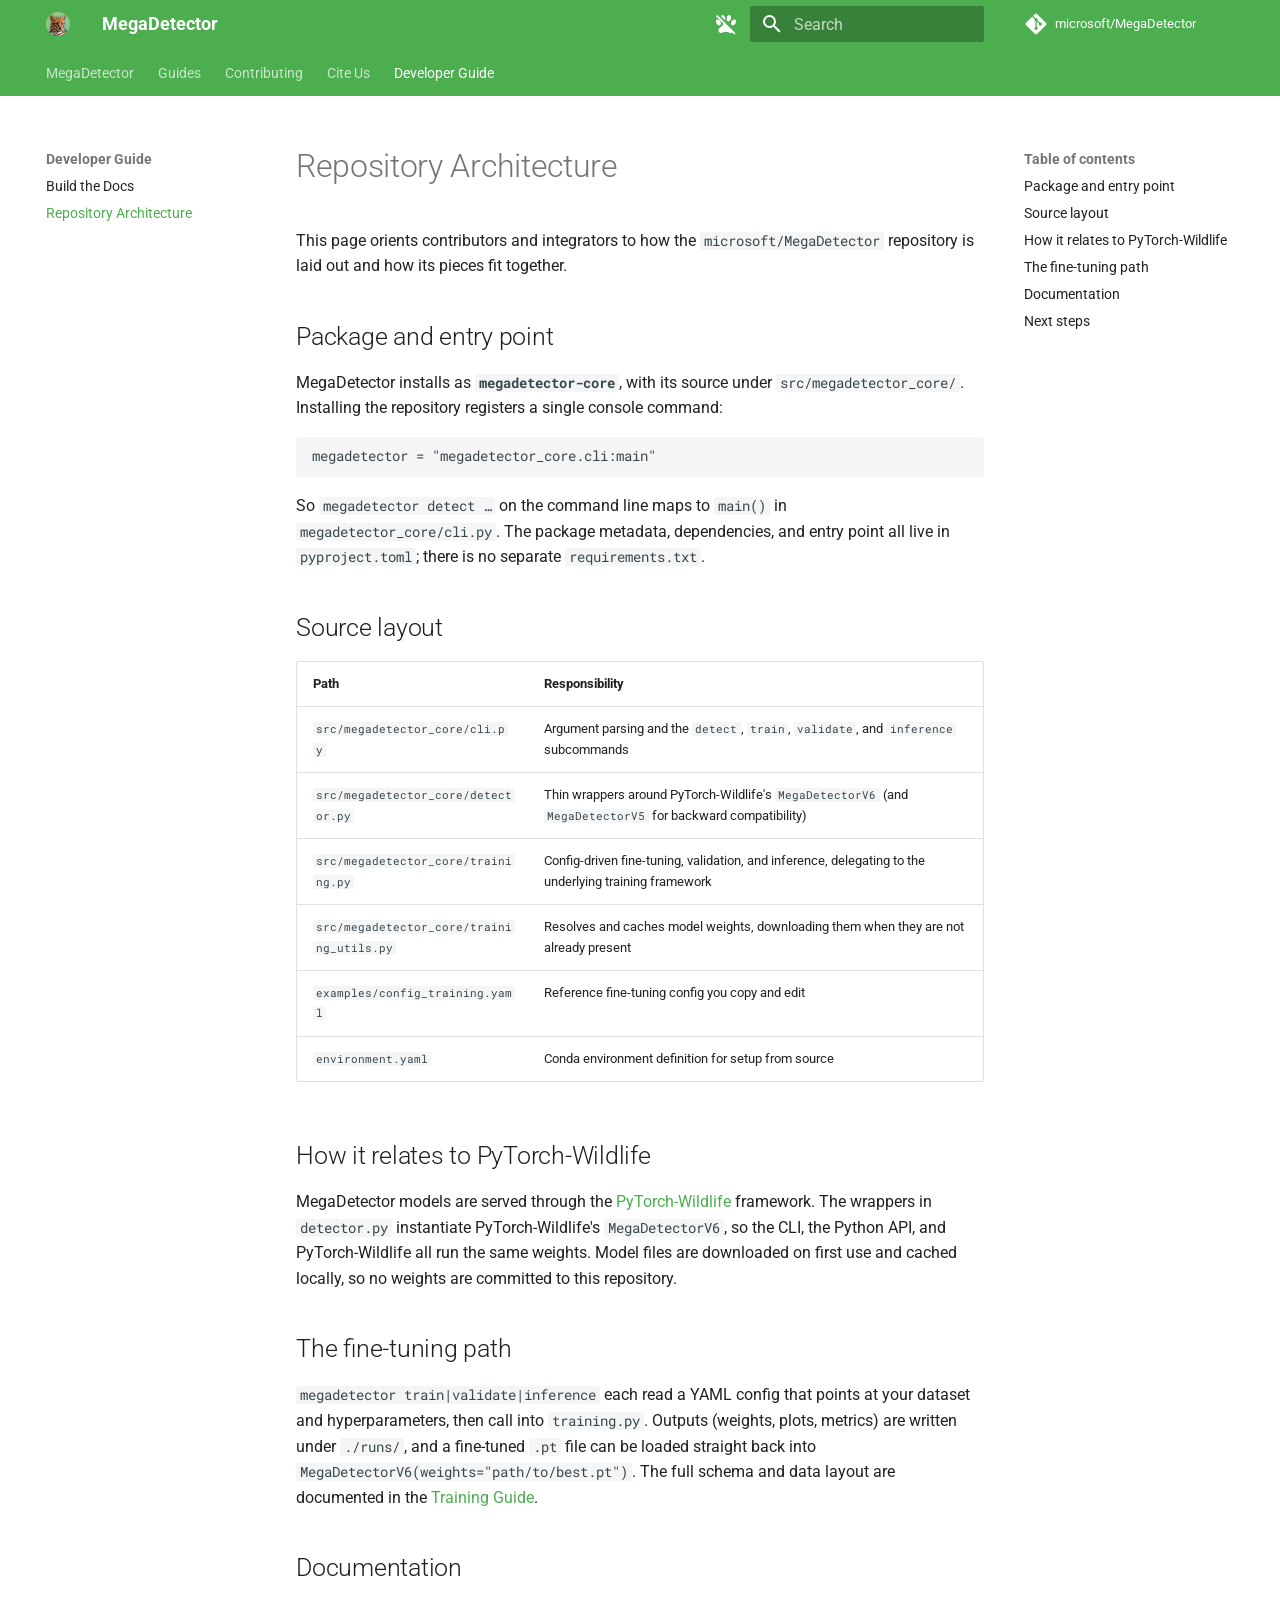
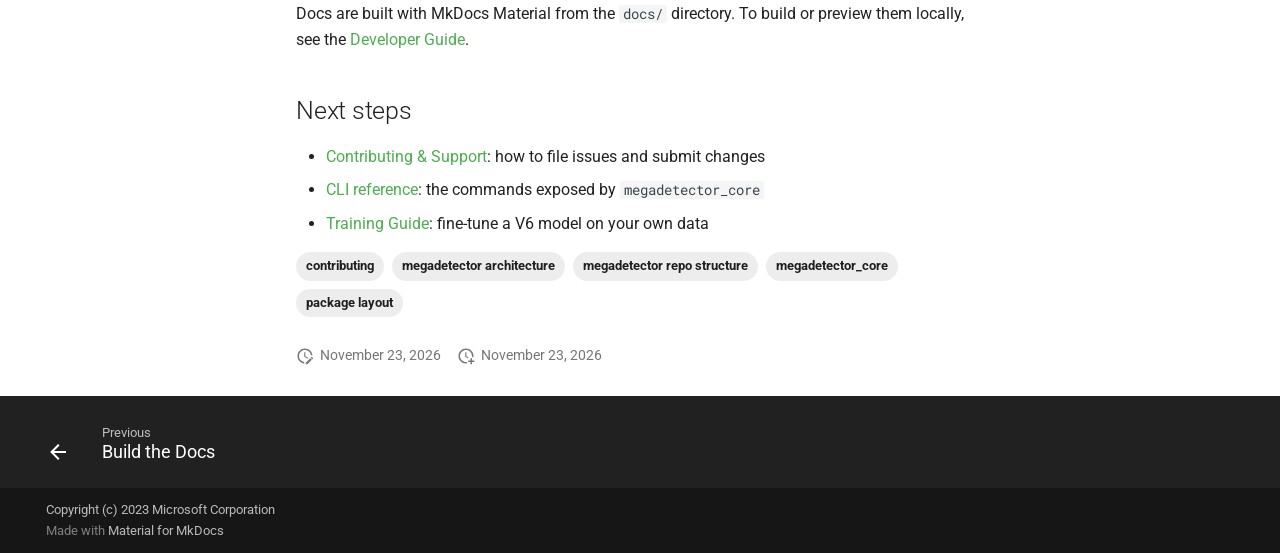
<file: architecture/index.html>
<!doctype html>
<html lang="en" class="no-js">
  <head>
    
      <meta charset="utf-8">
      <meta name="viewport" content="width=device-width,initial-scale=1">
      
        <meta name="description" content="How the MegaDetector repository is organized: the megadetector_core package, the megadetector CLI entry point, model wrappers, and the fine-tuning pipeline.">
      
      
      
        <link rel="canonical" href="https://microsoft.github.io/MegaDetector/architecture/">
      
      
        <link rel="prev" href="../build_mkdocs/">
      
      
      
        
      
      
      <link rel="icon" href="../assets/cat.png">
      <meta name="generator" content="mkdocs-1.6.1, mkdocs-material-9.7.7">
    
    
      
        <title>MegaDetector Repository Architecture - MegaDetector</title>
      
    
    
      <link rel="stylesheet" href="../assets/stylesheets/main.ec1eaa64.min.css">
      
        
        <link rel="stylesheet" href="../assets/stylesheets/palette.ab4e12ef.min.css">
      
      
  
  
    
      
      
    
  
    
      
      
    
  
    
      
      
    
  
    
      
      
    
  
    
      
      
    
  
    
      
      
    
  
    
      
      
    
  
    
      
      
    
  
    
      
      
    
  
    
      
      
    
  
    
      
      
    
  
    
      
      
    
  
  
  <style>:root{--md-admonition-icon--note:url('data:image/svg+xml;charset=utf-8,%3Csvg%20xmlns%3D%22http%3A//www.w3.org/2000/svg%22%20viewBox%3D%220%200%2024%2024%22%3E%3Cpath%20d%3D%22M14%2010V4.5l5.5%205.5M5%203c-1.11%200-2%20.89-2%202v14a2%202%200%200%200%202%202h14a2%202%200%200%200%202-2V9l-6-6z%22/%3E%3C/svg%3E');--md-admonition-icon--abstract:url('data:image/svg+xml;charset=utf-8,%3Csvg%20xmlns%3D%22http%3A//www.w3.org/2000/svg%22%20viewBox%3D%220%200%2024%2024%22%3E%3Cpath%20d%3D%22M12%202a7%207%200%200%200-7%207c0%202.38%201.19%204.47%203%205.74V17a1%201%200%200%200%201%201h6a1%201%200%200%200%201-1v-2.26c1.81-1.27%203-3.36%203-5.74a7%207%200%200%200-7-7M9%2021a1%201%200%200%200%201%201h4a1%201%200%200%200%201-1v-1H9z%22/%3E%3C/svg%3E');--md-admonition-icon--info:url('data:image/svg+xml;charset=utf-8,%3Csvg%20xmlns%3D%22http%3A//www.w3.org/2000/svg%22%20viewBox%3D%220%200%2024%2024%22%3E%3Cpath%20d%3D%22M13%209h-2V7h2m0%2010h-2v-6h2m-1-9A10%2010%200%200%200%202%2012a10%2010%200%200%200%2010%2010%2010%2010%200%200%200%2010-10A10%2010%200%200%200%2012%202%22/%3E%3C/svg%3E');--md-admonition-icon--tip:url('data:image/svg+xml;charset=utf-8,%3Csvg%20xmlns%3D%22http%3A//www.w3.org/2000/svg%22%20viewBox%3D%220%200%2024%2024%22%3E%3Cpath%20d%3D%22M12%206a6%206%200%200%201%206%206c0%202.22-1.21%204.16-3%205.2V19a1%201%200%200%201-1%201h-4a1%201%200%200%201-1-1v-1.8c-1.79-1.04-3-2.98-3-5.2a6%206%200%200%201%206-6m2%2015v1a1%201%200%200%201-1%201h-2a1%201%200%200%201-1-1v-1zm6-10h3v2h-3zM1%2011h3v2H1zM13%201v3h-2V1zM4.92%203.5l2.13%202.14-1.42%201.41L3.5%204.93zm12.03%202.13%202.12-2.13%201.43%201.43-2.13%202.12z%22/%3E%3C/svg%3E');--md-admonition-icon--success:url('data:image/svg+xml;charset=utf-8,%3Csvg%20xmlns%3D%22http%3A//www.w3.org/2000/svg%22%20viewBox%3D%220%200%2024%2024%22%3E%3Cpath%20d%3D%22M12%202C6.5%202%202%206.5%202%2012s4.5%2010%2010%2010%2010-4.5%2010-10S17.5%202%2012%202m-2%2015-5-5%201.41-1.41L10%2014.17l7.59-7.59L19%208z%22/%3E%3C/svg%3E');--md-admonition-icon--question:url('data:image/svg+xml;charset=utf-8,%3Csvg%20xmlns%3D%22http%3A//www.w3.org/2000/svg%22%20viewBox%3D%220%200%2024%2024%22%3E%3Cpath%20d%3D%22m15.07%2011.25-.9.92C13.45%2012.89%2013%2013.5%2013%2015h-2v-.5c0-1.11.45-2.11%201.17-2.83l1.24-1.26c.37-.36.59-.86.59-1.41a2%202%200%200%200-2-2%202%202%200%200%200-2%202H8a4%204%200%200%201%204-4%204%204%200%200%201%204%204%203.2%203.2%200%200%201-.93%202.25M13%2019h-2v-2h2M12%202A10%2010%200%200%200%202%2012a10%2010%200%200%200%2010%2010%2010%2010%200%200%200%2010-10c0-5.53-4.5-10-10-10%22/%3E%3C/svg%3E');--md-admonition-icon--warning:url('data:image/svg+xml;charset=utf-8,%3Csvg%20xmlns%3D%22http%3A//www.w3.org/2000/svg%22%20viewBox%3D%220%200%2024%2024%22%3E%3Cpath%20d%3D%22M13%2014h-2V9h2m0%209h-2v-2h2M1%2021h22L12%202z%22/%3E%3C/svg%3E');--md-admonition-icon--failure:url('data:image/svg+xml;charset=utf-8,%3Csvg%20xmlns%3D%22http%3A//www.w3.org/2000/svg%22%20viewBox%3D%220%200%2024%2024%22%3E%3Cpath%20d%3D%22M13%2013h-2V7h2m0%2010h-2v-2h2M12%202A10%2010%200%200%200%202%2012a10%2010%200%200%200%2010%2010%2010%2010%200%200%200%2010-10A10%2010%200%200%200%2012%202%22/%3E%3C/svg%3E');--md-admonition-icon--danger:url('data:image/svg+xml;charset=utf-8,%3Csvg%20xmlns%3D%22http%3A//www.w3.org/2000/svg%22%20viewBox%3D%220%200%2024%2024%22%3E%3Cpath%20d%3D%22M13%2013h-2V7h2m-2%208h2v2h-2m4.73-14H8.27L3%208.27v7.46L8.27%2021h7.46L21%2015.73V8.27z%22/%3E%3C/svg%3E');--md-admonition-icon--bug:url('data:image/svg+xml;charset=utf-8,%3Csvg%20xmlns%3D%22http%3A//www.w3.org/2000/svg%22%20viewBox%3D%220%200%2024%2024%22%3E%3Cpath%20d%3D%22M14%2012h-4v-2h4m0%206h-4v-2h4m6-6h-2.81a6%206%200%200%200-1.82-1.96L17%204.41%2015.59%203l-2.17%202.17a6%206%200%200%200-2.83%200L8.41%203%207%204.41l1.62%201.63C7.88%206.55%207.26%207.22%206.81%208H4v2h2.09c-.05.33-.09.66-.09%201v1H4v2h2v1c0%20.34.04.67.09%201H4v2h2.81c1.04%201.79%202.97%203%205.19%203s4.15-1.21%205.19-3H20v-2h-2.09c.05-.33.09-.66.09-1v-1h2v-2h-2v-1c0-.34-.04-.67-.09-1H20z%22/%3E%3C/svg%3E');--md-admonition-icon--example:url('data:image/svg+xml;charset=utf-8,%3Csvg%20xmlns%3D%22http%3A//www.w3.org/2000/svg%22%20viewBox%3D%220%200%2024%2024%22%3E%3Cpath%20d%3D%22M7%205h14v2H7zm0%208v-2h14v2zM4%204.5A1.5%201.5%200%200%201%205.5%206%201.5%201.5%200%200%201%204%207.5%201.5%201.5%200%200%201%202.5%206%201.5%201.5%200%200%201%204%204.5m0%206A1.5%201.5%200%200%201%205.5%2012%201.5%201.5%200%200%201%204%2013.5%201.5%201.5%200%200%201%202.5%2012%201.5%201.5%200%200%201%204%2010.5M7%2019v-2h14v2zm-3-2.5A1.5%201.5%200%200%201%205.5%2018%201.5%201.5%200%200%201%204%2019.5%201.5%201.5%200%200%201%202.5%2018%201.5%201.5%200%200%201%204%2016.5%22/%3E%3C/svg%3E');--md-admonition-icon--quote:url('data:image/svg+xml;charset=utf-8,%3Csvg%20xmlns%3D%22http%3A//www.w3.org/2000/svg%22%20viewBox%3D%220%200%2024%2024%22%3E%3Cpath%20d%3D%22m10%207-2%204h3v6H5v-6l2-4zm8%200-2%204h3v6h-6v-6l2-4z%22/%3E%3C/svg%3E');}</style>



  
  
    
      
      
      
    
  
    
      
      
        
      
      
    
  
    
      
      
        
      
      
    
  
    
      
      
        
      
      
    
  
  
  <style>:root{.md-tag{--md-tag-icon:url('data:image/svg+xml;charset=utf-8,%3Csvg%20xmlns%3D%22http%3A//www.w3.org/2000/svg%22%20viewBox%3D%220%200%2024%2024%22%3E%3Cpath%20d%3D%22M5.5%207A1.5%201.5%200%200%201%204%205.5%201.5%201.5%200%200%201%205.5%204%201.5%201.5%200%200%201%207%205.5%201.5%201.5%200%200%201%205.5%207m15.91%204.58-9-9C12.05%202.22%2011.55%202%2011%202H4c-1.11%200-2%20.89-2%202v7c0%20.55.22%201.05.59%201.41l8.99%209c.37.36.87.59%201.42.59s1.05-.23%201.41-.59l7-7c.37-.36.59-.86.59-1.41%200-.56-.23-1.06-.59-1.42%22/%3E%3C/svg%3E');}.md-tag.md-tag--info{--md-tag-icon:url('data:image/svg+xml;charset=utf-8,%3Csvg%20xmlns%3D%22http%3A//www.w3.org/2000/svg%22%20viewBox%3D%220%200%2024%2024%22%3E%3Cpath%20d%3D%22M13%209h-2V7h2m0%2010h-2v-6h2m-1-9A10%2010%200%200%200%202%2012a10%2010%200%200%200%2010%2010%2010%2010%200%200%200%2010-10A10%2010%200%200%200%2012%202%22/%3E%3C/svg%3E');}.md-tag.md-tag--warning{--md-tag-icon:url('data:image/svg+xml;charset=utf-8,%3Csvg%20xmlns%3D%22http%3A//www.w3.org/2000/svg%22%20viewBox%3D%220%200%2024%2024%22%3E%3Cpath%20d%3D%22M13%2014h-2V9h2m0%209h-2v-2h2M1%2021h22L12%202z%22/%3E%3C/svg%3E');}.md-tag.md-tag--danger{--md-tag-icon:url('data:image/svg+xml;charset=utf-8,%3Csvg%20xmlns%3D%22http%3A//www.w3.org/2000/svg%22%20viewBox%3D%220%200%2024%2024%22%3E%3Cpath%20d%3D%22M13%2013h-2V7h2m-2%208h2v2h-2m4.73-14H8.27L3%208.27v7.46L8.27%2021h7.46L21%2015.73V8.27z%22/%3E%3C/svg%3E');}}</style>

    
    
      
    
    
      
        
        
        <link rel="preconnect" href="https://fonts.gstatic.com" crossorigin>
        <link rel="stylesheet" href="https://fonts.googleapis.com/css?family=Roboto:300,300i,400,400i,700,700i%7CRoboto+Mono:400,400i,700,700i&display=fallback">
        <style>:root{--md-text-font:"Roboto";--md-code-font:"Roboto Mono"}</style>
      
    
    
    <script>__md_scope=new URL("..",location),__md_hash=e=>[...e].reduce(((e,_)=>(e<<5)-e+_.charCodeAt(0)),0),__md_get=(e,_=localStorage,t=__md_scope)=>JSON.parse(_.getItem(t.pathname+"."+e)),__md_set=(e,_,t=localStorage,a=__md_scope)=>{try{t.setItem(a.pathname+"."+e,JSON.stringify(_))}catch(e){}}</script>
    
      

    
    
  <meta property="og:type" content="website">
  <meta property="og:site_name" content="MegaDetector">
  <meta property="og:title" content="MegaDetector Repository Architecture">
  <meta property="og:description" content="How the MegaDetector repository is organized: the megadetector_core package, the megadetector CLI entry point, model wrappers, and the fine-tuning pipeline.">
  <meta property="og:url" content="https://microsoft.github.io/MegaDetector/architecture/">
  <meta property="og:image" content="https://microsoft.github.io/MegaDetector/assets/megadetector-banner.png">
  <meta property="og:image:alt" content="MegaDetector: open-source camera-trap AI from the Microsoft AI for Good Lab">
  <meta name="twitter:card" content="summary_large_image">
  <meta name="twitter:title" content="MegaDetector Repository Architecture">
  <meta name="twitter:description" content="How the MegaDetector repository is organized: the megadetector_core package, the megadetector CLI entry point, model wrappers, and the fine-tuning pipeline.">
  <meta name="twitter:image" content="https://microsoft.github.io/MegaDetector/assets/megadetector-banner.png">
  <meta name="twitter:image:alt" content="MegaDetector: open-source camera-trap AI from the Microsoft AI for Good Lab"><script type="application/ld+json">{"@context": "https://schema.org", "@type": "BreadcrumbList", "itemListElement": [{"@type": "ListItem", "item": "https://microsoft.github.io/MegaDetector/", "name": "MegaDetector", "position": 1}, {"@type": "ListItem", "item": "https://microsoft.github.io/MegaDetector/architecture/", "name": "Repository Architecture", "position": 2}]}</script>

  </head>
  
  
    
    
      
    
    
    
    
    <body dir="ltr" data-md-color-scheme="default" data-md-color-primary="green" data-md-color-accent="deep-orange">
  
    
    <input class="md-toggle" data-md-toggle="drawer" type="checkbox" id="__drawer" autocomplete="off">
    <input class="md-toggle" data-md-toggle="search" type="checkbox" id="__search" autocomplete="off">
    <label class="md-overlay" for="__drawer"></label>
    <div data-md-component="skip">
      
        
        <a href="#repository-architecture" class="md-skip">
          Skip to content
        </a>
      
    </div>
    <div data-md-component="announce">
      
    </div>
    
    
      

<header class="md-header" data-md-component="header">
  <nav class="md-header__inner md-grid" aria-label="Header">
    <a href=".." title="MegaDetector" class="md-header__button md-logo" aria-label="MegaDetector" data-md-component="logo">
      
  <img src="../assets/cat.png" alt="logo">

    </a>
    <label class="md-header__button md-icon" for="__drawer">
      
      <svg xmlns="http://www.w3.org/2000/svg" viewBox="0 0 24 24"><path d="M3 6h18v2H3zm0 5h18v2H3zm0 5h18v2H3z"/></svg>
    </label>
    <div class="md-header__title" data-md-component="header-title">
      <div class="md-header__ellipsis">
        <div class="md-header__topic">
          <span class="md-ellipsis">
            MegaDetector
          </span>
        </div>
        <div class="md-header__topic" data-md-component="header-topic">
          <span class="md-ellipsis">
            
              MegaDetector Repository Architecture
            
          </span>
        </div>
      </div>
    </div>
    
      
        <form class="md-header__option" data-md-component="palette">
  
    
    
    
    <input class="md-option" data-md-color-media="(prefers-color-scheme: light)" data-md-color-scheme="default" data-md-color-primary="green" data-md-color-accent="deep-orange"  aria-label="Switch to dark mode"  type="radio" name="__palette" id="__palette_0">
    
      <label class="md-header__button md-icon" title="Switch to dark mode" for="__palette_1" hidden>
        <svg xmlns="http://www.w3.org/2000/svg" viewBox="0 0 24 24"><path d="M2 4.27 3.28 3 21.5 21.22l-1.27 1.28-2-2c-.14.1-.29.18-.44.25-1.79.82-3.91-.88-5.9-.88s-4.13 1.77-5.89.88c-1-.49-1.69-1.79-1.56-2.87.18-1.49 1.97-2.29 3.03-3.38.74-.73 1.37-1.81 2.08-2.68zM8.35 3c1.18-.17 2.43 1.12 2.79 2.9.18.85.12 1.66-.14 2.29L7.03 4.2c.26-.65.72-1.1 1.32-1.2m7.15 0c1.19.19 1.85 1.77 1.5 3.54-.38 1.78-1.63 3.07-2.81 2.89-1.19-.18-1.84-1.76-1.47-3.53.36-1.78 1.61-3.07 2.78-2.9M3 7.6c1.14-.49 2.69.4 3.5 1.95.76 1.58.5 3.24-.63 3.73s-2.67-.39-3.46-1.96S1.9 8.08 3 7.6m18 0c1.1.48 1.38 2.15.59 3.72s-2.33 2.45-3.46 1.96-1.39-2.15-.63-3.73C18.31 8 19.86 7.11 21 7.6"/></svg>
      </label>
    
  
    
    
    
    <input class="md-option" data-md-color-media="(prefers-color-scheme: dark)" data-md-color-scheme="slate" data-md-color-primary="teal" data-md-color-accent="deep-orange"  aria-label="Switch to light mode"  type="radio" name="__palette" id="__palette_1">
    
      <label class="md-header__button md-icon" title="Switch to light mode" for="__palette_0" hidden>
        <svg xmlns="http://www.w3.org/2000/svg" viewBox="0 0 24 24"><path d="M8.35 3c1.18-.17 2.43 1.12 2.79 2.9.36 1.77-.29 3.35-1.47 3.53-1.17.18-2.43-1.11-2.8-2.89-.37-1.77.3-3.35 1.48-3.54m7.15 0c1.19.19 1.85 1.77 1.5 3.54-.38 1.78-1.63 3.07-2.81 2.89-1.19-.18-1.84-1.76-1.47-3.53.36-1.78 1.61-3.07 2.78-2.9M3 7.6c1.14-.49 2.69.4 3.5 1.95.76 1.58.5 3.24-.63 3.73s-2.67-.39-3.46-1.96S1.9 8.08 3 7.6m18 0c1.1.48 1.38 2.15.59 3.72s-2.33 2.45-3.46 1.96-1.39-2.15-.63-3.73C18.31 8 19.86 7.11 21 7.6m-1.67 10.78c.04.94-.68 1.98-1.54 2.37-1.79.82-3.91-.88-5.9-.88s-4.13 1.77-5.89.88c-1-.49-1.69-1.79-1.56-2.87.18-1.49 1.97-2.29 3.03-3.38 1.41-1.41 2.41-4.06 4.42-4.06 2 0 3.06 2.61 4.41 4.06 1.11 1.22 2.96 2.25 3.03 3.88"/></svg>
      </label>
    
  
</form>
      
    
    
      <script>var palette=__md_get("__palette");if(palette&&palette.color){if("(prefers-color-scheme)"===palette.color.media){var media=matchMedia("(prefers-color-scheme: light)"),input=document.querySelector(media.matches?"[data-md-color-media='(prefers-color-scheme: light)']":"[data-md-color-media='(prefers-color-scheme: dark)']");palette.color.media=input.getAttribute("data-md-color-media"),palette.color.scheme=input.getAttribute("data-md-color-scheme"),palette.color.primary=input.getAttribute("data-md-color-primary"),palette.color.accent=input.getAttribute("data-md-color-accent")}for(var[key,value]of Object.entries(palette.color))document.body.setAttribute("data-md-color-"+key,value)}</script>
    
    
    
      
      
        <label class="md-header__button md-icon" for="__search">
          
          <svg xmlns="http://www.w3.org/2000/svg" viewBox="0 0 24 24"><path d="M9.5 3A6.5 6.5 0 0 1 16 9.5c0 1.61-.59 3.09-1.56 4.23l.27.27h.79l5 5-1.5 1.5-5-5v-.79l-.27-.27A6.52 6.52 0 0 1 9.5 16 6.5 6.5 0 0 1 3 9.5 6.5 6.5 0 0 1 9.5 3m0 2C7 5 5 7 5 9.5S7 14 9.5 14 14 12 14 9.5 12 5 9.5 5"/></svg>
        </label>
        <div class="md-search" data-md-component="search" role="dialog">
  <label class="md-search__overlay" for="__search"></label>
  <div class="md-search__inner" role="search">
    <form class="md-search__form" name="search">
      <input type="text" class="md-search__input" name="query" aria-label="Search" placeholder="Search" autocapitalize="off" autocorrect="off" autocomplete="off" spellcheck="false" data-md-component="search-query" required>
      <label class="md-search__icon md-icon" for="__search">
        
        <svg xmlns="http://www.w3.org/2000/svg" viewBox="0 0 24 24"><path d="M9.5 3A6.5 6.5 0 0 1 16 9.5c0 1.61-.59 3.09-1.56 4.23l.27.27h.79l5 5-1.5 1.5-5-5v-.79l-.27-.27A6.52 6.52 0 0 1 9.5 16 6.5 6.5 0 0 1 3 9.5 6.5 6.5 0 0 1 9.5 3m0 2C7 5 5 7 5 9.5S7 14 9.5 14 14 12 14 9.5 12 5 9.5 5"/></svg>
        
        <svg xmlns="http://www.w3.org/2000/svg" viewBox="0 0 24 24"><path d="M20 11v2H8l5.5 5.5-1.42 1.42L4.16 12l7.92-7.92L13.5 5.5 8 11z"/></svg>
      </label>
      <nav class="md-search__options" aria-label="Search">
        
          <a href="javascript:void(0)" class="md-search__icon md-icon" title="Share" aria-label="Share" data-clipboard data-clipboard-text="" data-md-component="search-share" tabindex="-1">
            
            <svg xmlns="http://www.w3.org/2000/svg" viewBox="0 0 24 24"><path d="M18 16.08c-.76 0-1.44.3-1.96.77L8.91 12.7c.05-.23.09-.46.09-.7s-.04-.47-.09-.7l7.05-4.11c.54.5 1.25.81 2.04.81a3 3 0 0 0 3-3 3 3 0 0 0-3-3 3 3 0 0 0-3 3c0 .24.04.47.09.7L8.04 9.81C7.5 9.31 6.79 9 6 9a3 3 0 0 0-3 3 3 3 0 0 0 3 3c.79 0 1.5-.31 2.04-.81l7.12 4.15c-.05.21-.08.43-.08.66 0 1.61 1.31 2.91 2.92 2.91s2.92-1.3 2.92-2.91A2.92 2.92 0 0 0 18 16.08"/></svg>
          </a>
        
        <button type="reset" class="md-search__icon md-icon" title="Clear" aria-label="Clear" tabindex="-1">
          
          <svg xmlns="http://www.w3.org/2000/svg" viewBox="0 0 24 24"><path d="M19 6.41 17.59 5 12 10.59 6.41 5 5 6.41 10.59 12 5 17.59 6.41 19 12 13.41 17.59 19 19 17.59 13.41 12z"/></svg>
        </button>
      </nav>
      
        <div class="md-search__suggest" data-md-component="search-suggest"></div>
      
    </form>
    <div class="md-search__output">
      <div class="md-search__scrollwrap" tabindex="0" data-md-scrollfix>
        <div class="md-search-result" data-md-component="search-result">
          <div class="md-search-result__meta">
            Initializing search
          </div>
          <ol class="md-search-result__list" role="presentation"></ol>
        </div>
      </div>
    </div>
  </div>
</div>
      
    
    
      <div class="md-header__source">
        <a href="https://github.com/microsoft/MegaDetector" title="Go to repository" class="md-source" data-md-component="source">
  <div class="md-source__icon md-icon">
    
    <svg xmlns="http://www.w3.org/2000/svg" viewBox="0 0 448 512"><!--! Font Awesome Free 7.1.0 by @fontawesome - https://fontawesome.com License - https://fontawesome.com/license/free (Icons: CC BY 4.0, Fonts: SIL OFL 1.1, Code: MIT License) Copyright 2025 Fonticons, Inc.--><path d="M439.6 236.1 244 40.5c-5.4-5.5-12.8-8.5-20.4-8.5s-15 3-20.4 8.4L162.5 81l51.5 51.5c27.1-9.1 52.7 16.8 43.4 43.7l49.7 49.7c34.2-11.8 61.2 31 35.5 56.7-26.5 26.5-70.2-2.9-56-37.3L240.3 199v121.9c25.3 12.5 22.3 41.8 9.1 55-6.4 6.4-15.2 10.1-24.3 10.1s-17.8-3.6-24.3-10.1c-17.6-17.6-11.1-46.9 11.2-56v-123c-20.8-8.5-24.6-30.7-18.6-45L142.6 101 8.5 235.1C3 240.6 0 247.9 0 255.5s3 15 8.5 20.4l195.6 195.7c5.4 5.4 12.7 8.4 20.4 8.4s15-3 20.4-8.4l194.7-194.7c5.4-5.4 8.4-12.8 8.4-20.4s-3-15-8.4-20.4"/></svg>
  </div>
  <div class="md-source__repository">
    microsoft/MegaDetector
  </div>
</a>
      </div>
    
  </nav>
  
</header>
    
    <div class="md-container" data-md-component="container">
      
      
        
          
            
<nav class="md-tabs" aria-label="Tabs" data-md-component="tabs">
  <div class="md-grid">
    <ul class="md-tabs__list">
      
        
  
  
  
  
    
    
      <li class="md-tabs__item">
        <a href=".." class="md-tabs__link">
          
  
  
  MegaDetector

        </a>
      </li>
    
  

      
        
  
  
  
  
    
    
      <li class="md-tabs__item">
        <a href="../camera-trap-ai/" class="md-tabs__link">
          
  
  
  Guides

        </a>
      </li>
    
  

      
        
  
  
  
  
    <li class="md-tabs__item">
      <a href="../contributing/" class="md-tabs__link">
        
  
  
    
  
  Contributing

      </a>
    </li>
  

      
        
  
  
  
  
    <li class="md-tabs__item">
      <a href="../cite/" class="md-tabs__link">
        
  
  
    
  
  Cite Us

      </a>
    </li>
  

      
        
  
  
  
    
  
  
    
    
      <li class="md-tabs__item md-tabs__item--active">
        <a href="../build_mkdocs/" class="md-tabs__link">
          
  
  
  Developer Guide

        </a>
      </li>
    
  

      
    </ul>
  </div>
</nav>
          
        
      
      <main class="md-main" data-md-component="main">
        <div class="md-main__inner md-grid">
          
            
              
              <div class="md-sidebar md-sidebar--primary" data-md-component="sidebar" data-md-type="navigation" >
                <div class="md-sidebar__scrollwrap">
                  <div class="md-sidebar__inner">
                    


  


<nav class="md-nav md-nav--primary md-nav--lifted" aria-label="Navigation" data-md-level="0">
  <label class="md-nav__title" for="__drawer">
    <a href=".." title="MegaDetector" class="md-nav__button md-logo" aria-label="MegaDetector" data-md-component="logo">
      
  <img src="../assets/cat.png" alt="logo">

    </a>
    MegaDetector
  </label>
  
    <div class="md-nav__source">
      <a href="https://github.com/microsoft/MegaDetector" title="Go to repository" class="md-source" data-md-component="source">
  <div class="md-source__icon md-icon">
    
    <svg xmlns="http://www.w3.org/2000/svg" viewBox="0 0 448 512"><!--! Font Awesome Free 7.1.0 by @fontawesome - https://fontawesome.com License - https://fontawesome.com/license/free (Icons: CC BY 4.0, Fonts: SIL OFL 1.1, Code: MIT License) Copyright 2025 Fonticons, Inc.--><path d="M439.6 236.1 244 40.5c-5.4-5.5-12.8-8.5-20.4-8.5s-15 3-20.4 8.4L162.5 81l51.5 51.5c27.1-9.1 52.7 16.8 43.4 43.7l49.7 49.7c34.2-11.8 61.2 31 35.5 56.7-26.5 26.5-70.2-2.9-56-37.3L240.3 199v121.9c25.3 12.5 22.3 41.8 9.1 55-6.4 6.4-15.2 10.1-24.3 10.1s-17.8-3.6-24.3-10.1c-17.6-17.6-11.1-46.9 11.2-56v-123c-20.8-8.5-24.6-30.7-18.6-45L142.6 101 8.5 235.1C3 240.6 0 247.9 0 255.5s3 15 8.5 20.4l195.6 195.7c5.4 5.4 12.7 8.4 20.4 8.4s15-3 20.4-8.4l194.7-194.7c5.4-5.4 8.4-12.8 8.4-20.4s-3-15-8.4-20.4"/></svg>
  </div>
  <div class="md-source__repository">
    microsoft/MegaDetector
  </div>
</a>
    </div>
  
  <ul class="md-nav__list" data-md-scrollfix>
    
      
      
  
  
  
  
    
    
    
    
      
      
        
      
    
    
    <li class="md-nav__item md-nav__item--nested">
      
        
        
        <input class="md-nav__toggle md-toggle " type="checkbox" id="__nav_1" >
        
          
          <label class="md-nav__link" for="__nav_1" id="__nav_1_label" tabindex="0">
            
  
  
  <span class="md-ellipsis">
    
  
    MegaDetector
  

    
  </span>
  
  

            <span class="md-nav__icon md-icon"></span>
          </label>
        
        <nav class="md-nav" data-md-level="1" aria-labelledby="__nav_1_label" aria-expanded="false">
          <label class="md-nav__title" for="__nav_1">
            <span class="md-nav__icon md-icon"></span>
            
  
    MegaDetector
  

          </label>
          <ul class="md-nav__list" data-md-scrollfix>
            
              
                
  
  
  
  
    <li class="md-nav__item">
      <a href=".." class="md-nav__link">
        
  
  
  <span class="md-ellipsis">
    
  
    Overview
  

    
  </span>
  
  

      </a>
    </li>
  

              
            
              
                
  
  
  
  
    <li class="md-nav__item">
      <a href="../installation/" class="md-nav__link">
        
  
  
  <span class="md-ellipsis">
    
  
    Installation
  

    
  </span>
  
  

      </a>
    </li>
  

              
            
              
                
  
  
  
  
    <li class="md-nav__item">
      <a href="../model_zoo/" class="md-nav__link">
        
  
  
  <span class="md-ellipsis">
    
  
    Model Zoo
  

    
  </span>
  
  

      </a>
    </li>
  

              
            
              
                
  
  
  
  
    <li class="md-nav__item">
      <a href="../cli/" class="md-nav__link">
        
  
  
  <span class="md-ellipsis">
    
  
    CLI
  

    
  </span>
  
  

      </a>
    </li>
  

              
            
              
                
  
  
  
  
    <li class="md-nav__item">
      <a href="../output_format/" class="md-nav__link">
        
  
  
  <span class="md-ellipsis">
    
  
    Output Format
  

    
  </span>
  
  

      </a>
    </li>
  

              
            
              
                
  
  
  
  
    <li class="md-nav__item">
      <a href="../faq/" class="md-nav__link">
        
  
  
  <span class="md-ellipsis">
    
  
    FAQ
  

    
  </span>
  
  

      </a>
    </li>
  

              
            
              
                
  
  
  
  
    <li class="md-nav__item">
      <a href="../tags/" class="md-nav__link">
        
  
  
  <span class="md-ellipsis">
    
  
    Tags
  

    
  </span>
  
  

      </a>
    </li>
  

              
            
          </ul>
        </nav>
      
    </li>
  

    
      
      
  
  
  
  
    
    
    
    
      
      
        
      
    
    
    <li class="md-nav__item md-nav__item--nested">
      
        
        
        <input class="md-nav__toggle md-toggle " type="checkbox" id="__nav_2" >
        
          
          <label class="md-nav__link" for="__nav_2" id="__nav_2_label" tabindex="0">
            
  
  
  <span class="md-ellipsis">
    
  
    Guides
  

    
  </span>
  
  

            <span class="md-nav__icon md-icon"></span>
          </label>
        
        <nav class="md-nav" data-md-level="1" aria-labelledby="__nav_2_label" aria-expanded="false">
          <label class="md-nav__title" for="__nav_2">
            <span class="md-nav__icon md-icon"></span>
            
  
    Guides
  

          </label>
          <ul class="md-nav__list" data-md-scrollfix>
            
              
                
  
  
  
  
    <li class="md-nav__item">
      <a href="../camera-trap-ai/" class="md-nav__link">
        
  
  
  <span class="md-ellipsis">
    
  
    Camera-Trap AI
  

    
  </span>
  
  

      </a>
    </li>
  

              
            
              
                
  
  
  
  
    <li class="md-nav__item">
      <a href="../camera-trap-software/" class="md-nav__link">
        
  
  
  <span class="md-ellipsis">
    
  
    Camera-Trap Software
  

    
  </span>
  
  

      </a>
    </li>
  

              
            
              
                
  
  
  
  
    <li class="md-nav__item">
      <a href="../training_guide/" class="md-nav__link">
        
  
  
  <span class="md-ellipsis">
    
  
    Training Guide
  

    
  </span>
  
  

      </a>
    </li>
  

              
            
          </ul>
        </nav>
      
    </li>
  

    
      
      
  
  
  
  
    <li class="md-nav__item">
      <a href="../contributing/" class="md-nav__link">
        
  
  
  <span class="md-ellipsis">
    
  
    Contributing
  

    
  </span>
  
  

      </a>
    </li>
  

    
      
      
  
  
  
  
    <li class="md-nav__item">
      <a href="../cite/" class="md-nav__link">
        
  
  
  <span class="md-ellipsis">
    
  
    Cite Us
  

    
  </span>
  
  

      </a>
    </li>
  

    
      
      
  
  
    
  
  
  
    
    
    
    
      
        
        
      
      
        
      
    
    
    <li class="md-nav__item md-nav__item--active md-nav__item--section md-nav__item--nested">
      
        
        
        <input class="md-nav__toggle md-toggle " type="checkbox" id="__nav_5" checked>
        
          
          <label class="md-nav__link" for="__nav_5" id="__nav_5_label" tabindex="">
            
  
  
  <span class="md-ellipsis">
    
  
    Developer Guide
  

    
  </span>
  
  

            <span class="md-nav__icon md-icon"></span>
          </label>
        
        <nav class="md-nav" data-md-level="1" aria-labelledby="__nav_5_label" aria-expanded="true">
          <label class="md-nav__title" for="__nav_5">
            <span class="md-nav__icon md-icon"></span>
            
  
    Developer Guide
  

          </label>
          <ul class="md-nav__list" data-md-scrollfix>
            
              
                
  
  
  
  
    <li class="md-nav__item">
      <a href="../build_mkdocs/" class="md-nav__link">
        
  
  
  <span class="md-ellipsis">
    
  
    Build the Docs
  

    
  </span>
  
  

      </a>
    </li>
  

              
            
              
                
  
  
    
  
  
  
    <li class="md-nav__item md-nav__item--active">
      
      <input class="md-nav__toggle md-toggle" type="checkbox" id="__toc">
      
      
        
      
      
        <label class="md-nav__link md-nav__link--active" for="__toc">
          
  
  
  <span class="md-ellipsis">
    
  
    Repository Architecture
  

    
  </span>
  
  

          <span class="md-nav__icon md-icon"></span>
        </label>
      
      <a href="./" class="md-nav__link md-nav__link--active">
        
  
  
  <span class="md-ellipsis">
    
  
    Repository Architecture
  

    
  </span>
  
  

      </a>
      
        

<nav class="md-nav md-nav--secondary" aria-label="Table of contents">
  
  
  
    
  
  
    <label class="md-nav__title" for="__toc">
      <span class="md-nav__icon md-icon"></span>
      Table of contents
    </label>
    <ul class="md-nav__list" data-md-component="toc" data-md-scrollfix>
      
        <li class="md-nav__item">
  <a href="#package-and-entry-point" class="md-nav__link">
    <span class="md-ellipsis">
      
        Package and entry point
      
    </span>
  </a>
  
</li>
      
        <li class="md-nav__item">
  <a href="#source-layout" class="md-nav__link">
    <span class="md-ellipsis">
      
        Source layout
      
    </span>
  </a>
  
</li>
      
        <li class="md-nav__item">
  <a href="#how-it-relates-to-pytorch-wildlife" class="md-nav__link">
    <span class="md-ellipsis">
      
        How it relates to PyTorch-Wildlife
      
    </span>
  </a>
  
</li>
      
        <li class="md-nav__item">
  <a href="#the-fine-tuning-path" class="md-nav__link">
    <span class="md-ellipsis">
      
        The fine-tuning path
      
    </span>
  </a>
  
</li>
      
        <li class="md-nav__item">
  <a href="#documentation" class="md-nav__link">
    <span class="md-ellipsis">
      
        Documentation
      
    </span>
  </a>
  
</li>
      
        <li class="md-nav__item">
  <a href="#next-steps" class="md-nav__link">
    <span class="md-ellipsis">
      
        Next steps
      
    </span>
  </a>
  
</li>
      
    </ul>
  
</nav>
      
    </li>
  

              
            
          </ul>
        </nav>
      
    </li>
  

    
  </ul>
</nav>
                  </div>
                </div>
              </div>
            
            
              
              <div class="md-sidebar md-sidebar--secondary" data-md-component="sidebar" data-md-type="toc" >
                <div class="md-sidebar__scrollwrap">
                  <div class="md-sidebar__inner">
                    

<nav class="md-nav md-nav--secondary" aria-label="Table of contents">
  
  
  
    
  
  
    <label class="md-nav__title" for="__toc">
      <span class="md-nav__icon md-icon"></span>
      Table of contents
    </label>
    <ul class="md-nav__list" data-md-component="toc" data-md-scrollfix>
      
        <li class="md-nav__item">
  <a href="#package-and-entry-point" class="md-nav__link">
    <span class="md-ellipsis">
      
        Package and entry point
      
    </span>
  </a>
  
</li>
      
        <li class="md-nav__item">
  <a href="#source-layout" class="md-nav__link">
    <span class="md-ellipsis">
      
        Source layout
      
    </span>
  </a>
  
</li>
      
        <li class="md-nav__item">
  <a href="#how-it-relates-to-pytorch-wildlife" class="md-nav__link">
    <span class="md-ellipsis">
      
        How it relates to PyTorch-Wildlife
      
    </span>
  </a>
  
</li>
      
        <li class="md-nav__item">
  <a href="#the-fine-tuning-path" class="md-nav__link">
    <span class="md-ellipsis">
      
        The fine-tuning path
      
    </span>
  </a>
  
</li>
      
        <li class="md-nav__item">
  <a href="#documentation" class="md-nav__link">
    <span class="md-ellipsis">
      
        Documentation
      
    </span>
  </a>
  
</li>
      
        <li class="md-nav__item">
  <a href="#next-steps" class="md-nav__link">
    <span class="md-ellipsis">
      
        Next steps
      
    </span>
  </a>
  
</li>
      
    </ul>
  
</nav>
                  </div>
                </div>
              </div>
            
          
          
            <div class="md-content" data-md-component="content">
              
                




              
              <article class="md-content__inner md-typeset">
                
                  
  
  


<h1 id="repository-architecture">Repository Architecture<a class="headerlink" href="#repository-architecture" title="Permanent link">&para;</a></h1>
<p>This page orients contributors and integrators to how the <code>microsoft/MegaDetector</code> repository is laid out and how its pieces fit together.</p>
<h2 id="package-and-entry-point">Package and entry point<a class="headerlink" href="#package-and-entry-point" title="Permanent link">&para;</a></h2>
<p>MegaDetector installs as <strong><code>megadetector-core</code></strong>, with its source under <code>src/megadetector_core/</code>. Installing the repository registers a single console command:</p>
<div class="language-text highlight"><pre><span></span><code><span id="__span-0-1"><a id="__codelineno-0-1" name="__codelineno-0-1" href="#__codelineno-0-1"></a>megadetector = "megadetector_core.cli:main"
</span></code></pre></div>
<p>So <code>megadetector detect …</code> on the command line maps to <code>main()</code> in <code>megadetector_core/cli.py</code>. The package metadata, dependencies, and entry point all live in <code>pyproject.toml</code>; there is no separate <code>requirements.txt</code>.</p>
<h2 id="source-layout">Source layout<a class="headerlink" href="#source-layout" title="Permanent link">&para;</a></h2>
<table>
<thead>
<tr>
<th>Path</th>
<th>Responsibility</th>
</tr>
</thead>
<tbody>
<tr>
<td><code>src/megadetector_core/cli.py</code></td>
<td>Argument parsing and the <code>detect</code>, <code>train</code>, <code>validate</code>, and <code>inference</code> subcommands</td>
</tr>
<tr>
<td><code>src/megadetector_core/detector.py</code></td>
<td>Thin wrappers around PyTorch-Wildlife's <code>MegaDetectorV6</code> (and <code>MegaDetectorV5</code> for backward compatibility)</td>
</tr>
<tr>
<td><code>src/megadetector_core/training.py</code></td>
<td>Config-driven fine-tuning, validation, and inference, delegating to the underlying training framework</td>
</tr>
<tr>
<td><code>src/megadetector_core/training_utils.py</code></td>
<td>Resolves and caches model weights, downloading them when they are not already present</td>
</tr>
<tr>
<td><code>examples/config_training.yaml</code></td>
<td>Reference fine-tuning config you copy and edit</td>
</tr>
<tr>
<td><code>environment.yaml</code></td>
<td>Conda environment definition for setup from source</td>
</tr>
</tbody>
</table>
<h2 id="how-it-relates-to-pytorch-wildlife">How it relates to PyTorch-Wildlife<a class="headerlink" href="#how-it-relates-to-pytorch-wildlife" title="Permanent link">&para;</a></h2>
<p>MegaDetector models are served through the <a href="https://github.com/microsoft/Pytorch-Wildlife">PyTorch-Wildlife</a> framework. The wrappers in <code>detector.py</code> instantiate PyTorch-Wildlife's <code>MegaDetectorV6</code>, so the CLI, the Python API, and PyTorch-Wildlife all run the same weights. Model files are downloaded on first use and cached locally, so no weights are committed to this repository.</p>
<h2 id="the-fine-tuning-path">The fine-tuning path<a class="headerlink" href="#the-fine-tuning-path" title="Permanent link">&para;</a></h2>
<p><code>megadetector train|validate|inference</code> each read a YAML config that points at your dataset and hyperparameters, then call into <code>training.py</code>. Outputs (weights, plots, metrics) are written under <code>./runs/</code>, and a fine-tuned <code>.pt</code> file can be loaded straight back into <code>MegaDetectorV6(weights="path/to/best.pt")</code>. The full schema and data layout are documented in the <a href="../training_guide/">Training Guide</a>.</p>
<h2 id="documentation">Documentation<a class="headerlink" href="#documentation" title="Permanent link">&para;</a></h2>
<p>Docs are built with MkDocs Material from the <code>docs/</code> directory. To build or preview them locally, see the <a href="../build_mkdocs/">Developer Guide</a>.</p>
<h2 id="next-steps">Next steps<a class="headerlink" href="#next-steps" title="Permanent link">&para;</a></h2>
<ul>
<li><a href="../contributing/">Contributing &amp; Support</a>: how to file issues and submit changes</li>
<li><a href="../cli/">CLI reference</a>: the commands exposed by <code>megadetector_core</code></li>
<li><a href="../training_guide/">Training Guide</a>: fine-tune a V6 model on your own data</li>
</ul>


  <nav class="md-tags" >
    
      
      
      
      
        <a href="../tags/#tag:contributing" class="md-tag">contributing</a>
      
    
      
      
      
      
        <a href="../tags/#tag:megadetector-architecture" class="md-tag">megadetector architecture</a>
      
    
      
      
      
      
        <a href="../tags/#tag:megadetector-repo-structure" class="md-tag">megadetector repo structure</a>
      
    
      
      
      
      
        <a href="../tags/#tag:megadetector_core" class="md-tag">megadetector_core</a>
      
    
      
      
      
      
        <a href="../tags/#tag:package-layout" class="md-tag">package layout</a>
      
    
  </nav>








  
    
  
  
    
  


  <aside class="md-source-file">
    
      
  <span class="md-source-file__fact">
    <span class="md-icon" title="Last update">
      <svg xmlns="http://www.w3.org/2000/svg" viewBox="0 0 24 24"><path d="M21 13.1c-.1 0-.3.1-.4.2l-1 1 2.1 2.1 1-1c.2-.2.2-.6 0-.8l-1.3-1.3c-.1-.1-.2-.2-.4-.2m-1.9 1.8-6.1 6V23h2.1l6.1-6.1zM12.5 7v5.2l4 2.4-1 1L11 13V7zM11 21.9c-5.1-.5-9-4.8-9-9.9C2 6.5 6.5 2 12 2c5.3 0 9.6 4.1 10 9.3-.3-.1-.6-.2-1-.2s-.7.1-1 .2C19.6 7.2 16.2 4 12 4c-4.4 0-8 3.6-8 8 0 4.1 3.1 7.5 7.1 7.9l-.1.2z"/></svg>
    </span>
    <span class="git-revision-date-localized-plugin git-revision-date-localized-plugin-date" title="November 23, 2026 06:39:59 UTC">November 23, 2026</span>
  </span>

    
    
      
  <span class="md-source-file__fact">
    <span class="md-icon" title="Created">
      <svg xmlns="http://www.w3.org/2000/svg" viewBox="0 0 24 24"><path d="M14.47 15.08 11 13V7h1.5v5.25l3.08 1.83c-.41.28-.79.62-1.11 1m-1.39 4.84c-.36.05-.71.08-1.08.08-4.42 0-8-3.58-8-8s3.58-8 8-8 8 3.58 8 8c0 .37-.03.72-.08 1.08.69.1 1.33.32 1.92.64.1-.56.16-1.13.16-1.72 0-5.5-4.5-10-10-10S2 6.5 2 12s4.47 10 10 10c.59 0 1.16-.06 1.72-.16-.32-.59-.54-1.23-.64-1.92M18 15v3h-3v2h3v3h2v-3h3v-2h-3v-3z"/></svg>
    </span>
    <span class="git-revision-date-localized-plugin git-revision-date-localized-plugin-date" title="November 23, 2026 06:39:59 UTC">November 23, 2026</span>
  </span>

    
    
    
  </aside>





                
              </article>
            </div>
          
          
<script>var target=document.getElementById(location.hash.slice(1));target&&target.name&&(target.checked=target.name.startsWith("__tabbed_"))</script>
        </div>
        
          <button type="button" class="md-top md-icon" data-md-component="top" hidden>
  
  <svg xmlns="http://www.w3.org/2000/svg" viewBox="0 0 24 24"><path d="M13 20h-2V8l-5.5 5.5-1.42-1.42L12 4.16l7.92 7.92-1.42 1.42L13 8z"/></svg>
  Back to top
</button>
        
      </main>
      
        <footer class="md-footer">
  
    
      
      <nav class="md-footer__inner md-grid" aria-label="Footer" >
        
          
          <a href="../build_mkdocs/" class="md-footer__link md-footer__link--prev" aria-label="Previous: Build the Docs">
            <div class="md-footer__button md-icon">
              
              <svg xmlns="http://www.w3.org/2000/svg" viewBox="0 0 24 24"><path d="M20 11v2H8l5.5 5.5-1.42 1.42L4.16 12l7.92-7.92L13.5 5.5 8 11z"/></svg>
            </div>
            <div class="md-footer__title">
              <span class="md-footer__direction">
                Previous
              </span>
              <div class="md-ellipsis">
                Build the Docs
              </div>
            </div>
          </a>
        
        
      </nav>
    
  
  <div class="md-footer-meta md-typeset">
    <div class="md-footer-meta__inner md-grid">
      <div class="md-copyright">
  
    <div class="md-copyright__highlight">
      Copyright (c) 2023 Microsoft Corporation
    </div>
  
  
    Made with
    <a href="https://squidfunk.github.io/mkdocs-material/" target="_blank" rel="noopener">
      Material for MkDocs
    </a>
  
</div>
      
    </div>
  </div>
</footer>
      
    </div>
    <div class="md-dialog" data-md-component="dialog">
      <div class="md-dialog__inner md-typeset"></div>
    </div>
    
    
    
      
      
      <script id="__config" type="application/json">{"annotate": null, "base": "..", "features": ["navigation.tracking", "navigation.tabs", "navigation.sections", "navigation.path", "toc.follow", "navigation.top", "search.suggest", "search.share", "navigation.footer"], "search": "../assets/javascripts/workers/search.2c215733.min.js", "tags": null, "translations": {"clipboard.copied": "Copied to clipboard", "clipboard.copy": "Copy to clipboard", "search.result.more.one": "1 more on this page", "search.result.more.other": "# more on this page", "search.result.none": "No matching documents", "search.result.one": "1 matching document", "search.result.other": "# matching documents", "search.result.placeholder": "Type to start searching", "search.result.term.missing": "Missing", "select.version": "Select version"}, "version": null}</script>
    
    
      <script src="../assets/javascripts/bundle.d7400e89.min.js"></script>
      
    
  </body>
</html>
</file>
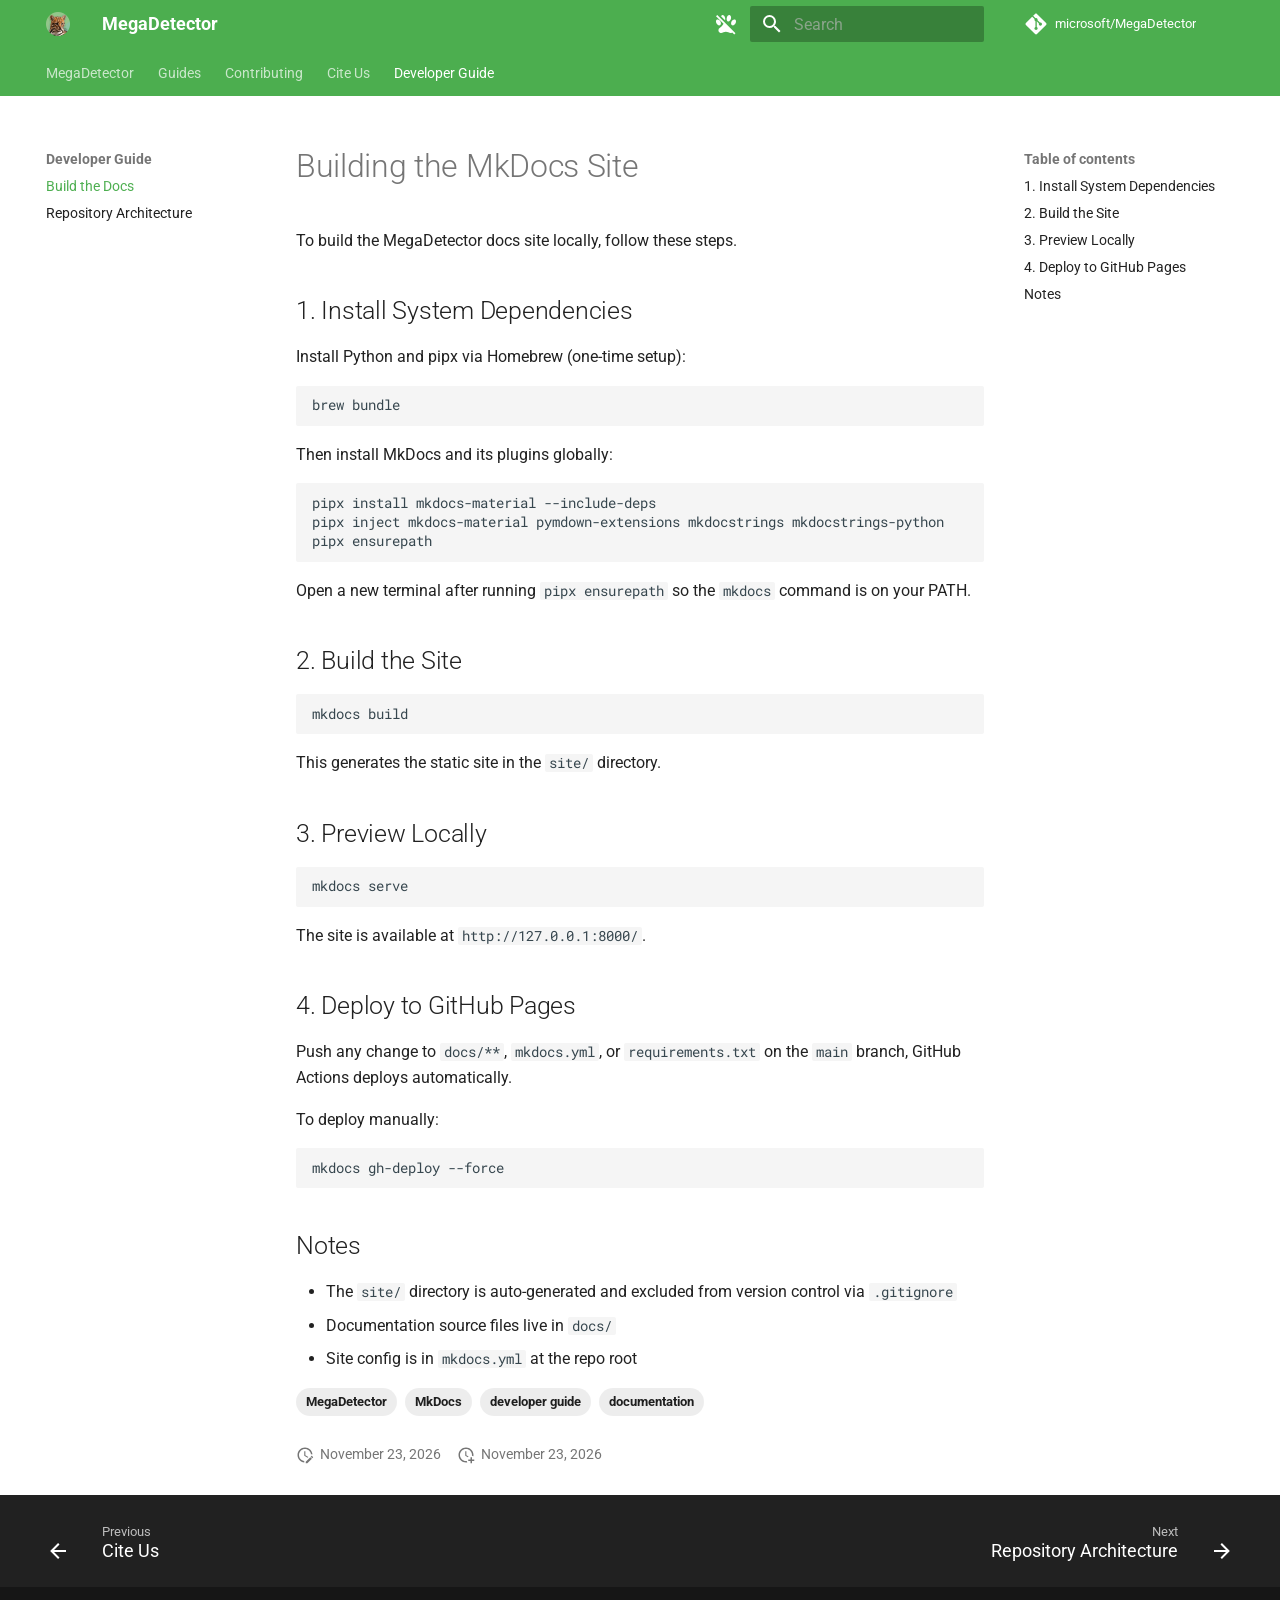
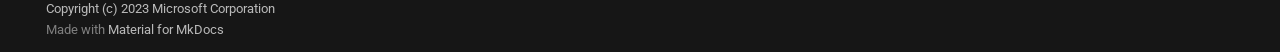
<file: build_mkdocs/index.html>
<!doctype html>
<html lang="en" class="no-js">
  <head>
    
      <meta charset="utf-8">
      <meta name="viewport" content="width=device-width,initial-scale=1">
      
        <meta name="description" content="How to build and deploy the MegaDetector MkDocs documentation site locally and to GitHub Pages.">
      
      
      
        <link rel="canonical" href="https://microsoft.github.io/MegaDetector/build_mkdocs/">
      
      
        <link rel="prev" href="../cite/">
      
      
        <link rel="next" href="../architecture/">
      
      
        
      
      
      <link rel="icon" href="../assets/cat.png">
      <meta name="generator" content="mkdocs-1.6.1, mkdocs-material-9.7.7">
    
    
      
        <title>Build the MegaDetector Docs Site (MkDocs) - MegaDetector</title>
      
    
    
      <link rel="stylesheet" href="../assets/stylesheets/main.ec1eaa64.min.css">
      
        
        <link rel="stylesheet" href="../assets/stylesheets/palette.ab4e12ef.min.css">
      
      
  
  
    
      
      
    
  
    
      
      
    
  
    
      
      
    
  
    
      
      
    
  
    
      
      
    
  
    
      
      
    
  
    
      
      
    
  
    
      
      
    
  
    
      
      
    
  
    
      
      
    
  
    
      
      
    
  
    
      
      
    
  
  
  <style>:root{--md-admonition-icon--note:url('data:image/svg+xml;charset=utf-8,%3Csvg%20xmlns%3D%22http%3A//www.w3.org/2000/svg%22%20viewBox%3D%220%200%2024%2024%22%3E%3Cpath%20d%3D%22M14%2010V4.5l5.5%205.5M5%203c-1.11%200-2%20.89-2%202v14a2%202%200%200%200%202%202h14a2%202%200%200%200%202-2V9l-6-6z%22/%3E%3C/svg%3E');--md-admonition-icon--abstract:url('data:image/svg+xml;charset=utf-8,%3Csvg%20xmlns%3D%22http%3A//www.w3.org/2000/svg%22%20viewBox%3D%220%200%2024%2024%22%3E%3Cpath%20d%3D%22M12%202a7%207%200%200%200-7%207c0%202.38%201.19%204.47%203%205.74V17a1%201%200%200%200%201%201h6a1%201%200%200%200%201-1v-2.26c1.81-1.27%203-3.36%203-5.74a7%207%200%200%200-7-7M9%2021a1%201%200%200%200%201%201h4a1%201%200%200%200%201-1v-1H9z%22/%3E%3C/svg%3E');--md-admonition-icon--info:url('data:image/svg+xml;charset=utf-8,%3Csvg%20xmlns%3D%22http%3A//www.w3.org/2000/svg%22%20viewBox%3D%220%200%2024%2024%22%3E%3Cpath%20d%3D%22M13%209h-2V7h2m0%2010h-2v-6h2m-1-9A10%2010%200%200%200%202%2012a10%2010%200%200%200%2010%2010%2010%2010%200%200%200%2010-10A10%2010%200%200%200%2012%202%22/%3E%3C/svg%3E');--md-admonition-icon--tip:url('data:image/svg+xml;charset=utf-8,%3Csvg%20xmlns%3D%22http%3A//www.w3.org/2000/svg%22%20viewBox%3D%220%200%2024%2024%22%3E%3Cpath%20d%3D%22M12%206a6%206%200%200%201%206%206c0%202.22-1.21%204.16-3%205.2V19a1%201%200%200%201-1%201h-4a1%201%200%200%201-1-1v-1.8c-1.79-1.04-3-2.98-3-5.2a6%206%200%200%201%206-6m2%2015v1a1%201%200%200%201-1%201h-2a1%201%200%200%201-1-1v-1zm6-10h3v2h-3zM1%2011h3v2H1zM13%201v3h-2V1zM4.92%203.5l2.13%202.14-1.42%201.41L3.5%204.93zm12.03%202.13%202.12-2.13%201.43%201.43-2.13%202.12z%22/%3E%3C/svg%3E');--md-admonition-icon--success:url('data:image/svg+xml;charset=utf-8,%3Csvg%20xmlns%3D%22http%3A//www.w3.org/2000/svg%22%20viewBox%3D%220%200%2024%2024%22%3E%3Cpath%20d%3D%22M12%202C6.5%202%202%206.5%202%2012s4.5%2010%2010%2010%2010-4.5%2010-10S17.5%202%2012%202m-2%2015-5-5%201.41-1.41L10%2014.17l7.59-7.59L19%208z%22/%3E%3C/svg%3E');--md-admonition-icon--question:url('data:image/svg+xml;charset=utf-8,%3Csvg%20xmlns%3D%22http%3A//www.w3.org/2000/svg%22%20viewBox%3D%220%200%2024%2024%22%3E%3Cpath%20d%3D%22m15.07%2011.25-.9.92C13.45%2012.89%2013%2013.5%2013%2015h-2v-.5c0-1.11.45-2.11%201.17-2.83l1.24-1.26c.37-.36.59-.86.59-1.41a2%202%200%200%200-2-2%202%202%200%200%200-2%202H8a4%204%200%200%201%204-4%204%204%200%200%201%204%204%203.2%203.2%200%200%201-.93%202.25M13%2019h-2v-2h2M12%202A10%2010%200%200%200%202%2012a10%2010%200%200%200%2010%2010%2010%2010%200%200%200%2010-10c0-5.53-4.5-10-10-10%22/%3E%3C/svg%3E');--md-admonition-icon--warning:url('data:image/svg+xml;charset=utf-8,%3Csvg%20xmlns%3D%22http%3A//www.w3.org/2000/svg%22%20viewBox%3D%220%200%2024%2024%22%3E%3Cpath%20d%3D%22M13%2014h-2V9h2m0%209h-2v-2h2M1%2021h22L12%202z%22/%3E%3C/svg%3E');--md-admonition-icon--failure:url('data:image/svg+xml;charset=utf-8,%3Csvg%20xmlns%3D%22http%3A//www.w3.org/2000/svg%22%20viewBox%3D%220%200%2024%2024%22%3E%3Cpath%20d%3D%22M13%2013h-2V7h2m0%2010h-2v-2h2M12%202A10%2010%200%200%200%202%2012a10%2010%200%200%200%2010%2010%2010%2010%200%200%200%2010-10A10%2010%200%200%200%2012%202%22/%3E%3C/svg%3E');--md-admonition-icon--danger:url('data:image/svg+xml;charset=utf-8,%3Csvg%20xmlns%3D%22http%3A//www.w3.org/2000/svg%22%20viewBox%3D%220%200%2024%2024%22%3E%3Cpath%20d%3D%22M13%2013h-2V7h2m-2%208h2v2h-2m4.73-14H8.27L3%208.27v7.46L8.27%2021h7.46L21%2015.73V8.27z%22/%3E%3C/svg%3E');--md-admonition-icon--bug:url('data:image/svg+xml;charset=utf-8,%3Csvg%20xmlns%3D%22http%3A//www.w3.org/2000/svg%22%20viewBox%3D%220%200%2024%2024%22%3E%3Cpath%20d%3D%22M14%2012h-4v-2h4m0%206h-4v-2h4m6-6h-2.81a6%206%200%200%200-1.82-1.96L17%204.41%2015.59%203l-2.17%202.17a6%206%200%200%200-2.83%200L8.41%203%207%204.41l1.62%201.63C7.88%206.55%207.26%207.22%206.81%208H4v2h2.09c-.05.33-.09.66-.09%201v1H4v2h2v1c0%20.34.04.67.09%201H4v2h2.81c1.04%201.79%202.97%203%205.19%203s4.15-1.21%205.19-3H20v-2h-2.09c.05-.33.09-.66.09-1v-1h2v-2h-2v-1c0-.34-.04-.67-.09-1H20z%22/%3E%3C/svg%3E');--md-admonition-icon--example:url('data:image/svg+xml;charset=utf-8,%3Csvg%20xmlns%3D%22http%3A//www.w3.org/2000/svg%22%20viewBox%3D%220%200%2024%2024%22%3E%3Cpath%20d%3D%22M7%205h14v2H7zm0%208v-2h14v2zM4%204.5A1.5%201.5%200%200%201%205.5%206%201.5%201.5%200%200%201%204%207.5%201.5%201.5%200%200%201%202.5%206%201.5%201.5%200%200%201%204%204.5m0%206A1.5%201.5%200%200%201%205.5%2012%201.5%201.5%200%200%201%204%2013.5%201.5%201.5%200%200%201%202.5%2012%201.5%201.5%200%200%201%204%2010.5M7%2019v-2h14v2zm-3-2.5A1.5%201.5%200%200%201%205.5%2018%201.5%201.5%200%200%201%204%2019.5%201.5%201.5%200%200%201%202.5%2018%201.5%201.5%200%200%201%204%2016.5%22/%3E%3C/svg%3E');--md-admonition-icon--quote:url('data:image/svg+xml;charset=utf-8,%3Csvg%20xmlns%3D%22http%3A//www.w3.org/2000/svg%22%20viewBox%3D%220%200%2024%2024%22%3E%3Cpath%20d%3D%22m10%207-2%204h3v6H5v-6l2-4zm8%200-2%204h3v6h-6v-6l2-4z%22/%3E%3C/svg%3E');}</style>



  
  
    
      
      
      
    
  
    
      
      
        
      
      
    
  
    
      
      
        
      
      
    
  
    
      
      
        
      
      
    
  
  
  <style>:root{.md-tag{--md-tag-icon:url('data:image/svg+xml;charset=utf-8,%3Csvg%20xmlns%3D%22http%3A//www.w3.org/2000/svg%22%20viewBox%3D%220%200%2024%2024%22%3E%3Cpath%20d%3D%22M5.5%207A1.5%201.5%200%200%201%204%205.5%201.5%201.5%200%200%201%205.5%204%201.5%201.5%200%200%201%207%205.5%201.5%201.5%200%200%201%205.5%207m15.91%204.58-9-9C12.05%202.22%2011.55%202%2011%202H4c-1.11%200-2%20.89-2%202v7c0%20.55.22%201.05.59%201.41l8.99%209c.37.36.87.59%201.42.59s1.05-.23%201.41-.59l7-7c.37-.36.59-.86.59-1.41%200-.56-.23-1.06-.59-1.42%22/%3E%3C/svg%3E');}.md-tag.md-tag--info{--md-tag-icon:url('data:image/svg+xml;charset=utf-8,%3Csvg%20xmlns%3D%22http%3A//www.w3.org/2000/svg%22%20viewBox%3D%220%200%2024%2024%22%3E%3Cpath%20d%3D%22M13%209h-2V7h2m0%2010h-2v-6h2m-1-9A10%2010%200%200%200%202%2012a10%2010%200%200%200%2010%2010%2010%2010%200%200%200%2010-10A10%2010%200%200%200%2012%202%22/%3E%3C/svg%3E');}.md-tag.md-tag--warning{--md-tag-icon:url('data:image/svg+xml;charset=utf-8,%3Csvg%20xmlns%3D%22http%3A//www.w3.org/2000/svg%22%20viewBox%3D%220%200%2024%2024%22%3E%3Cpath%20d%3D%22M13%2014h-2V9h2m0%209h-2v-2h2M1%2021h22L12%202z%22/%3E%3C/svg%3E');}.md-tag.md-tag--danger{--md-tag-icon:url('data:image/svg+xml;charset=utf-8,%3Csvg%20xmlns%3D%22http%3A//www.w3.org/2000/svg%22%20viewBox%3D%220%200%2024%2024%22%3E%3Cpath%20d%3D%22M13%2013h-2V7h2m-2%208h2v2h-2m4.73-14H8.27L3%208.27v7.46L8.27%2021h7.46L21%2015.73V8.27z%22/%3E%3C/svg%3E');}}</style>

    
    
      
    
    
      
        
        
        <link rel="preconnect" href="https://fonts.gstatic.com" crossorigin>
        <link rel="stylesheet" href="https://fonts.googleapis.com/css?family=Roboto:300,300i,400,400i,700,700i%7CRoboto+Mono:400,400i,700,700i&display=fallback">
        <style>:root{--md-text-font:"Roboto";--md-code-font:"Roboto Mono"}</style>
      
    
    
    <script>__md_scope=new URL("..",location),__md_hash=e=>[...e].reduce(((e,_)=>(e<<5)-e+_.charCodeAt(0)),0),__md_get=(e,_=localStorage,t=__md_scope)=>JSON.parse(_.getItem(t.pathname+"."+e)),__md_set=(e,_,t=localStorage,a=__md_scope)=>{try{t.setItem(a.pathname+"."+e,JSON.stringify(_))}catch(e){}}</script>
    
      

    
    
  <meta property="og:type" content="website">
  <meta property="og:site_name" content="MegaDetector">
  <meta property="og:title" content="Build the MegaDetector Docs Site (MkDocs)">
  <meta property="og:description" content="How to build and deploy the MegaDetector MkDocs documentation site locally and to GitHub Pages.">
  <meta property="og:url" content="https://microsoft.github.io/MegaDetector/build_mkdocs/">
  <meta property="og:image" content="https://microsoft.github.io/MegaDetector/assets/megadetector-banner.png">
  <meta property="og:image:alt" content="MegaDetector: open-source camera-trap AI from the Microsoft AI for Good Lab">
  <meta name="twitter:card" content="summary_large_image">
  <meta name="twitter:title" content="Build the MegaDetector Docs Site (MkDocs)">
  <meta name="twitter:description" content="How to build and deploy the MegaDetector MkDocs documentation site locally and to GitHub Pages.">
  <meta name="twitter:image" content="https://microsoft.github.io/MegaDetector/assets/megadetector-banner.png">
  <meta name="twitter:image:alt" content="MegaDetector: open-source camera-trap AI from the Microsoft AI for Good Lab"><script type="application/ld+json">{"@context": "https://schema.org", "@type": "BreadcrumbList", "itemListElement": [{"@type": "ListItem", "item": "https://microsoft.github.io/MegaDetector/", "name": "MegaDetector", "position": 1}, {"@type": "ListItem", "item": "https://microsoft.github.io/MegaDetector/build_mkdocs/", "name": "Build the Docs", "position": 2}]}</script>

  </head>
  
  
    
    
      
    
    
    
    
    <body dir="ltr" data-md-color-scheme="default" data-md-color-primary="green" data-md-color-accent="deep-orange">
  
    
    <input class="md-toggle" data-md-toggle="drawer" type="checkbox" id="__drawer" autocomplete="off">
    <input class="md-toggle" data-md-toggle="search" type="checkbox" id="__search" autocomplete="off">
    <label class="md-overlay" for="__drawer"></label>
    <div data-md-component="skip">
      
        
        <a href="#building-the-mkdocs-site" class="md-skip">
          Skip to content
        </a>
      
    </div>
    <div data-md-component="announce">
      
    </div>
    
    
      

<header class="md-header" data-md-component="header">
  <nav class="md-header__inner md-grid" aria-label="Header">
    <a href=".." title="MegaDetector" class="md-header__button md-logo" aria-label="MegaDetector" data-md-component="logo">
      
  <img src="../assets/cat.png" alt="logo">

    </a>
    <label class="md-header__button md-icon" for="__drawer">
      
      <svg xmlns="http://www.w3.org/2000/svg" viewBox="0 0 24 24"><path d="M3 6h18v2H3zm0 5h18v2H3zm0 5h18v2H3z"/></svg>
    </label>
    <div class="md-header__title" data-md-component="header-title">
      <div class="md-header__ellipsis">
        <div class="md-header__topic">
          <span class="md-ellipsis">
            MegaDetector
          </span>
        </div>
        <div class="md-header__topic" data-md-component="header-topic">
          <span class="md-ellipsis">
            
              Build the MegaDetector Docs Site (MkDocs)
            
          </span>
        </div>
      </div>
    </div>
    
      
        <form class="md-header__option" data-md-component="palette">
  
    
    
    
    <input class="md-option" data-md-color-media="(prefers-color-scheme: light)" data-md-color-scheme="default" data-md-color-primary="green" data-md-color-accent="deep-orange"  aria-label="Switch to dark mode"  type="radio" name="__palette" id="__palette_0">
    
      <label class="md-header__button md-icon" title="Switch to dark mode" for="__palette_1" hidden>
        <svg xmlns="http://www.w3.org/2000/svg" viewBox="0 0 24 24"><path d="M2 4.27 3.28 3 21.5 21.22l-1.27 1.28-2-2c-.14.1-.29.18-.44.25-1.79.82-3.91-.88-5.9-.88s-4.13 1.77-5.89.88c-1-.49-1.69-1.79-1.56-2.87.18-1.49 1.97-2.29 3.03-3.38.74-.73 1.37-1.81 2.08-2.68zM8.35 3c1.18-.17 2.43 1.12 2.79 2.9.18.85.12 1.66-.14 2.29L7.03 4.2c.26-.65.72-1.1 1.32-1.2m7.15 0c1.19.19 1.85 1.77 1.5 3.54-.38 1.78-1.63 3.07-2.81 2.89-1.19-.18-1.84-1.76-1.47-3.53.36-1.78 1.61-3.07 2.78-2.9M3 7.6c1.14-.49 2.69.4 3.5 1.95.76 1.58.5 3.24-.63 3.73s-2.67-.39-3.46-1.96S1.9 8.08 3 7.6m18 0c1.1.48 1.38 2.15.59 3.72s-2.33 2.45-3.46 1.96-1.39-2.15-.63-3.73C18.31 8 19.86 7.11 21 7.6"/></svg>
      </label>
    
  
    
    
    
    <input class="md-option" data-md-color-media="(prefers-color-scheme: dark)" data-md-color-scheme="slate" data-md-color-primary="teal" data-md-color-accent="deep-orange"  aria-label="Switch to light mode"  type="radio" name="__palette" id="__palette_1">
    
      <label class="md-header__button md-icon" title="Switch to light mode" for="__palette_0" hidden>
        <svg xmlns="http://www.w3.org/2000/svg" viewBox="0 0 24 24"><path d="M8.35 3c1.18-.17 2.43 1.12 2.79 2.9.36 1.77-.29 3.35-1.47 3.53-1.17.18-2.43-1.11-2.8-2.89-.37-1.77.3-3.35 1.48-3.54m7.15 0c1.19.19 1.85 1.77 1.5 3.54-.38 1.78-1.63 3.07-2.81 2.89-1.19-.18-1.84-1.76-1.47-3.53.36-1.78 1.61-3.07 2.78-2.9M3 7.6c1.14-.49 2.69.4 3.5 1.95.76 1.58.5 3.24-.63 3.73s-2.67-.39-3.46-1.96S1.9 8.08 3 7.6m18 0c1.1.48 1.38 2.15.59 3.72s-2.33 2.45-3.46 1.96-1.39-2.15-.63-3.73C18.31 8 19.86 7.11 21 7.6m-1.67 10.78c.04.94-.68 1.98-1.54 2.37-1.79.82-3.91-.88-5.9-.88s-4.13 1.77-5.89.88c-1-.49-1.69-1.79-1.56-2.87.18-1.49 1.97-2.29 3.03-3.38 1.41-1.41 2.41-4.06 4.42-4.06 2 0 3.06 2.61 4.41 4.06 1.11 1.22 2.96 2.25 3.03 3.88"/></svg>
      </label>
    
  
</form>
      
    
    
      <script>var palette=__md_get("__palette");if(palette&&palette.color){if("(prefers-color-scheme)"===palette.color.media){var media=matchMedia("(prefers-color-scheme: light)"),input=document.querySelector(media.matches?"[data-md-color-media='(prefers-color-scheme: light)']":"[data-md-color-media='(prefers-color-scheme: dark)']");palette.color.media=input.getAttribute("data-md-color-media"),palette.color.scheme=input.getAttribute("data-md-color-scheme"),palette.color.primary=input.getAttribute("data-md-color-primary"),palette.color.accent=input.getAttribute("data-md-color-accent")}for(var[key,value]of Object.entries(palette.color))document.body.setAttribute("data-md-color-"+key,value)}</script>
    
    
    
      
      
        <label class="md-header__button md-icon" for="__search">
          
          <svg xmlns="http://www.w3.org/2000/svg" viewBox="0 0 24 24"><path d="M9.5 3A6.5 6.5 0 0 1 16 9.5c0 1.61-.59 3.09-1.56 4.23l.27.27h.79l5 5-1.5 1.5-5-5v-.79l-.27-.27A6.52 6.52 0 0 1 9.5 16 6.5 6.5 0 0 1 3 9.5 6.5 6.5 0 0 1 9.5 3m0 2C7 5 5 7 5 9.5S7 14 9.5 14 14 12 14 9.5 12 5 9.5 5"/></svg>
        </label>
        <div class="md-search" data-md-component="search" role="dialog">
  <label class="md-search__overlay" for="__search"></label>
  <div class="md-search__inner" role="search">
    <form class="md-search__form" name="search">
      <input type="text" class="md-search__input" name="query" aria-label="Search" placeholder="Search" autocapitalize="off" autocorrect="off" autocomplete="off" spellcheck="false" data-md-component="search-query" required>
      <label class="md-search__icon md-icon" for="__search">
        
        <svg xmlns="http://www.w3.org/2000/svg" viewBox="0 0 24 24"><path d="M9.5 3A6.5 6.5 0 0 1 16 9.5c0 1.61-.59 3.09-1.56 4.23l.27.27h.79l5 5-1.5 1.5-5-5v-.79l-.27-.27A6.52 6.52 0 0 1 9.5 16 6.5 6.5 0 0 1 3 9.5 6.5 6.5 0 0 1 9.5 3m0 2C7 5 5 7 5 9.5S7 14 9.5 14 14 12 14 9.5 12 5 9.5 5"/></svg>
        
        <svg xmlns="http://www.w3.org/2000/svg" viewBox="0 0 24 24"><path d="M20 11v2H8l5.5 5.5-1.42 1.42L4.16 12l7.92-7.92L13.5 5.5 8 11z"/></svg>
      </label>
      <nav class="md-search__options" aria-label="Search">
        
          <a href="javascript:void(0)" class="md-search__icon md-icon" title="Share" aria-label="Share" data-clipboard data-clipboard-text="" data-md-component="search-share" tabindex="-1">
            
            <svg xmlns="http://www.w3.org/2000/svg" viewBox="0 0 24 24"><path d="M18 16.08c-.76 0-1.44.3-1.96.77L8.91 12.7c.05-.23.09-.46.09-.7s-.04-.47-.09-.7l7.05-4.11c.54.5 1.25.81 2.04.81a3 3 0 0 0 3-3 3 3 0 0 0-3-3 3 3 0 0 0-3 3c0 .24.04.47.09.7L8.04 9.81C7.5 9.31 6.79 9 6 9a3 3 0 0 0-3 3 3 3 0 0 0 3 3c.79 0 1.5-.31 2.04-.81l7.12 4.15c-.05.21-.08.43-.08.66 0 1.61 1.31 2.91 2.92 2.91s2.92-1.3 2.92-2.91A2.92 2.92 0 0 0 18 16.08"/></svg>
          </a>
        
        <button type="reset" class="md-search__icon md-icon" title="Clear" aria-label="Clear" tabindex="-1">
          
          <svg xmlns="http://www.w3.org/2000/svg" viewBox="0 0 24 24"><path d="M19 6.41 17.59 5 12 10.59 6.41 5 5 6.41 10.59 12 5 17.59 6.41 19 12 13.41 17.59 19 19 17.59 13.41 12z"/></svg>
        </button>
      </nav>
      
        <div class="md-search__suggest" data-md-component="search-suggest"></div>
      
    </form>
    <div class="md-search__output">
      <div class="md-search__scrollwrap" tabindex="0" data-md-scrollfix>
        <div class="md-search-result" data-md-component="search-result">
          <div class="md-search-result__meta">
            Initializing search
          </div>
          <ol class="md-search-result__list" role="presentation"></ol>
        </div>
      </div>
    </div>
  </div>
</div>
      
    
    
      <div class="md-header__source">
        <a href="https://github.com/microsoft/MegaDetector" title="Go to repository" class="md-source" data-md-component="source">
  <div class="md-source__icon md-icon">
    
    <svg xmlns="http://www.w3.org/2000/svg" viewBox="0 0 448 512"><!--! Font Awesome Free 7.1.0 by @fontawesome - https://fontawesome.com License - https://fontawesome.com/license/free (Icons: CC BY 4.0, Fonts: SIL OFL 1.1, Code: MIT License) Copyright 2025 Fonticons, Inc.--><path d="M439.6 236.1 244 40.5c-5.4-5.5-12.8-8.5-20.4-8.5s-15 3-20.4 8.4L162.5 81l51.5 51.5c27.1-9.1 52.7 16.8 43.4 43.7l49.7 49.7c34.2-11.8 61.2 31 35.5 56.7-26.5 26.5-70.2-2.9-56-37.3L240.3 199v121.9c25.3 12.5 22.3 41.8 9.1 55-6.4 6.4-15.2 10.1-24.3 10.1s-17.8-3.6-24.3-10.1c-17.6-17.6-11.1-46.9 11.2-56v-123c-20.8-8.5-24.6-30.7-18.6-45L142.6 101 8.5 235.1C3 240.6 0 247.9 0 255.5s3 15 8.5 20.4l195.6 195.7c5.4 5.4 12.7 8.4 20.4 8.4s15-3 20.4-8.4l194.7-194.7c5.4-5.4 8.4-12.8 8.4-20.4s-3-15-8.4-20.4"/></svg>
  </div>
  <div class="md-source__repository">
    microsoft/MegaDetector
  </div>
</a>
      </div>
    
  </nav>
  
</header>
    
    <div class="md-container" data-md-component="container">
      
      
        
          
            
<nav class="md-tabs" aria-label="Tabs" data-md-component="tabs">
  <div class="md-grid">
    <ul class="md-tabs__list">
      
        
  
  
  
  
    
    
      <li class="md-tabs__item">
        <a href=".." class="md-tabs__link">
          
  
  
  MegaDetector

        </a>
      </li>
    
  

      
        
  
  
  
  
    
    
      <li class="md-tabs__item">
        <a href="../camera-trap-ai/" class="md-tabs__link">
          
  
  
  Guides

        </a>
      </li>
    
  

      
        
  
  
  
  
    <li class="md-tabs__item">
      <a href="../contributing/" class="md-tabs__link">
        
  
  
    
  
  Contributing

      </a>
    </li>
  

      
        
  
  
  
  
    <li class="md-tabs__item">
      <a href="../cite/" class="md-tabs__link">
        
  
  
    
  
  Cite Us

      </a>
    </li>
  

      
        
  
  
  
    
  
  
    
    
      <li class="md-tabs__item md-tabs__item--active">
        <a href="./" class="md-tabs__link">
          
  
  
  Developer Guide

        </a>
      </li>
    
  

      
    </ul>
  </div>
</nav>
          
        
      
      <main class="md-main" data-md-component="main">
        <div class="md-main__inner md-grid">
          
            
              
              <div class="md-sidebar md-sidebar--primary" data-md-component="sidebar" data-md-type="navigation" >
                <div class="md-sidebar__scrollwrap">
                  <div class="md-sidebar__inner">
                    


  


<nav class="md-nav md-nav--primary md-nav--lifted" aria-label="Navigation" data-md-level="0">
  <label class="md-nav__title" for="__drawer">
    <a href=".." title="MegaDetector" class="md-nav__button md-logo" aria-label="MegaDetector" data-md-component="logo">
      
  <img src="../assets/cat.png" alt="logo">

    </a>
    MegaDetector
  </label>
  
    <div class="md-nav__source">
      <a href="https://github.com/microsoft/MegaDetector" title="Go to repository" class="md-source" data-md-component="source">
  <div class="md-source__icon md-icon">
    
    <svg xmlns="http://www.w3.org/2000/svg" viewBox="0 0 448 512"><!--! Font Awesome Free 7.1.0 by @fontawesome - https://fontawesome.com License - https://fontawesome.com/license/free (Icons: CC BY 4.0, Fonts: SIL OFL 1.1, Code: MIT License) Copyright 2025 Fonticons, Inc.--><path d="M439.6 236.1 244 40.5c-5.4-5.5-12.8-8.5-20.4-8.5s-15 3-20.4 8.4L162.5 81l51.5 51.5c27.1-9.1 52.7 16.8 43.4 43.7l49.7 49.7c34.2-11.8 61.2 31 35.5 56.7-26.5 26.5-70.2-2.9-56-37.3L240.3 199v121.9c25.3 12.5 22.3 41.8 9.1 55-6.4 6.4-15.2 10.1-24.3 10.1s-17.8-3.6-24.3-10.1c-17.6-17.6-11.1-46.9 11.2-56v-123c-20.8-8.5-24.6-30.7-18.6-45L142.6 101 8.5 235.1C3 240.6 0 247.9 0 255.5s3 15 8.5 20.4l195.6 195.7c5.4 5.4 12.7 8.4 20.4 8.4s15-3 20.4-8.4l194.7-194.7c5.4-5.4 8.4-12.8 8.4-20.4s-3-15-8.4-20.4"/></svg>
  </div>
  <div class="md-source__repository">
    microsoft/MegaDetector
  </div>
</a>
    </div>
  
  <ul class="md-nav__list" data-md-scrollfix>
    
      
      
  
  
  
  
    
    
    
    
      
      
        
      
    
    
    <li class="md-nav__item md-nav__item--nested">
      
        
        
        <input class="md-nav__toggle md-toggle " type="checkbox" id="__nav_1" >
        
          
          <label class="md-nav__link" for="__nav_1" id="__nav_1_label" tabindex="0">
            
  
  
  <span class="md-ellipsis">
    
  
    MegaDetector
  

    
  </span>
  
  

            <span class="md-nav__icon md-icon"></span>
          </label>
        
        <nav class="md-nav" data-md-level="1" aria-labelledby="__nav_1_label" aria-expanded="false">
          <label class="md-nav__title" for="__nav_1">
            <span class="md-nav__icon md-icon"></span>
            
  
    MegaDetector
  

          </label>
          <ul class="md-nav__list" data-md-scrollfix>
            
              
                
  
  
  
  
    <li class="md-nav__item">
      <a href=".." class="md-nav__link">
        
  
  
  <span class="md-ellipsis">
    
  
    Overview
  

    
  </span>
  
  

      </a>
    </li>
  

              
            
              
                
  
  
  
  
    <li class="md-nav__item">
      <a href="../installation/" class="md-nav__link">
        
  
  
  <span class="md-ellipsis">
    
  
    Installation
  

    
  </span>
  
  

      </a>
    </li>
  

              
            
              
                
  
  
  
  
    <li class="md-nav__item">
      <a href="../model_zoo/" class="md-nav__link">
        
  
  
  <span class="md-ellipsis">
    
  
    Model Zoo
  

    
  </span>
  
  

      </a>
    </li>
  

              
            
              
                
  
  
  
  
    <li class="md-nav__item">
      <a href="../cli/" class="md-nav__link">
        
  
  
  <span class="md-ellipsis">
    
  
    CLI
  

    
  </span>
  
  

      </a>
    </li>
  

              
            
              
                
  
  
  
  
    <li class="md-nav__item">
      <a href="../output_format/" class="md-nav__link">
        
  
  
  <span class="md-ellipsis">
    
  
    Output Format
  

    
  </span>
  
  

      </a>
    </li>
  

              
            
              
                
  
  
  
  
    <li class="md-nav__item">
      <a href="../faq/" class="md-nav__link">
        
  
  
  <span class="md-ellipsis">
    
  
    FAQ
  

    
  </span>
  
  

      </a>
    </li>
  

              
            
              
                
  
  
  
  
    <li class="md-nav__item">
      <a href="../tags/" class="md-nav__link">
        
  
  
  <span class="md-ellipsis">
    
  
    Tags
  

    
  </span>
  
  

      </a>
    </li>
  

              
            
          </ul>
        </nav>
      
    </li>
  

    
      
      
  
  
  
  
    
    
    
    
      
      
        
      
    
    
    <li class="md-nav__item md-nav__item--nested">
      
        
        
        <input class="md-nav__toggle md-toggle " type="checkbox" id="__nav_2" >
        
          
          <label class="md-nav__link" for="__nav_2" id="__nav_2_label" tabindex="0">
            
  
  
  <span class="md-ellipsis">
    
  
    Guides
  

    
  </span>
  
  

            <span class="md-nav__icon md-icon"></span>
          </label>
        
        <nav class="md-nav" data-md-level="1" aria-labelledby="__nav_2_label" aria-expanded="false">
          <label class="md-nav__title" for="__nav_2">
            <span class="md-nav__icon md-icon"></span>
            
  
    Guides
  

          </label>
          <ul class="md-nav__list" data-md-scrollfix>
            
              
                
  
  
  
  
    <li class="md-nav__item">
      <a href="../camera-trap-ai/" class="md-nav__link">
        
  
  
  <span class="md-ellipsis">
    
  
    Camera-Trap AI
  

    
  </span>
  
  

      </a>
    </li>
  

              
            
              
                
  
  
  
  
    <li class="md-nav__item">
      <a href="../camera-trap-software/" class="md-nav__link">
        
  
  
  <span class="md-ellipsis">
    
  
    Camera-Trap Software
  

    
  </span>
  
  

      </a>
    </li>
  

              
            
              
                
  
  
  
  
    <li class="md-nav__item">
      <a href="../training_guide/" class="md-nav__link">
        
  
  
  <span class="md-ellipsis">
    
  
    Training Guide
  

    
  </span>
  
  

      </a>
    </li>
  

              
            
          </ul>
        </nav>
      
    </li>
  

    
      
      
  
  
  
  
    <li class="md-nav__item">
      <a href="../contributing/" class="md-nav__link">
        
  
  
  <span class="md-ellipsis">
    
  
    Contributing
  

    
  </span>
  
  

      </a>
    </li>
  

    
      
      
  
  
  
  
    <li class="md-nav__item">
      <a href="../cite/" class="md-nav__link">
        
  
  
  <span class="md-ellipsis">
    
  
    Cite Us
  

    
  </span>
  
  

      </a>
    </li>
  

    
      
      
  
  
    
  
  
  
    
    
    
    
      
        
        
      
      
        
      
    
    
    <li class="md-nav__item md-nav__item--active md-nav__item--section md-nav__item--nested">
      
        
        
        <input class="md-nav__toggle md-toggle " type="checkbox" id="__nav_5" checked>
        
          
          <label class="md-nav__link" for="__nav_5" id="__nav_5_label" tabindex="">
            
  
  
  <span class="md-ellipsis">
    
  
    Developer Guide
  

    
  </span>
  
  

            <span class="md-nav__icon md-icon"></span>
          </label>
        
        <nav class="md-nav" data-md-level="1" aria-labelledby="__nav_5_label" aria-expanded="true">
          <label class="md-nav__title" for="__nav_5">
            <span class="md-nav__icon md-icon"></span>
            
  
    Developer Guide
  

          </label>
          <ul class="md-nav__list" data-md-scrollfix>
            
              
                
  
  
    
  
  
  
    <li class="md-nav__item md-nav__item--active">
      
      <input class="md-nav__toggle md-toggle" type="checkbox" id="__toc">
      
      
        
      
      
        <label class="md-nav__link md-nav__link--active" for="__toc">
          
  
  
  <span class="md-ellipsis">
    
  
    Build the Docs
  

    
  </span>
  
  

          <span class="md-nav__icon md-icon"></span>
        </label>
      
      <a href="./" class="md-nav__link md-nav__link--active">
        
  
  
  <span class="md-ellipsis">
    
  
    Build the Docs
  

    
  </span>
  
  

      </a>
      
        

<nav class="md-nav md-nav--secondary" aria-label="Table of contents">
  
  
  
    
  
  
    <label class="md-nav__title" for="__toc">
      <span class="md-nav__icon md-icon"></span>
      Table of contents
    </label>
    <ul class="md-nav__list" data-md-component="toc" data-md-scrollfix>
      
        <li class="md-nav__item">
  <a href="#1-install-system-dependencies" class="md-nav__link">
    <span class="md-ellipsis">
      
        1. Install System Dependencies
      
    </span>
  </a>
  
</li>
      
        <li class="md-nav__item">
  <a href="#2-build-the-site" class="md-nav__link">
    <span class="md-ellipsis">
      
        2. Build the Site
      
    </span>
  </a>
  
</li>
      
        <li class="md-nav__item">
  <a href="#3-preview-locally" class="md-nav__link">
    <span class="md-ellipsis">
      
        3. Preview Locally
      
    </span>
  </a>
  
</li>
      
        <li class="md-nav__item">
  <a href="#4-deploy-to-github-pages" class="md-nav__link">
    <span class="md-ellipsis">
      
        4. Deploy to GitHub Pages
      
    </span>
  </a>
  
</li>
      
        <li class="md-nav__item">
  <a href="#notes" class="md-nav__link">
    <span class="md-ellipsis">
      
        Notes
      
    </span>
  </a>
  
</li>
      
    </ul>
  
</nav>
      
    </li>
  

              
            
              
                
  
  
  
  
    <li class="md-nav__item">
      <a href="../architecture/" class="md-nav__link">
        
  
  
  <span class="md-ellipsis">
    
  
    Repository Architecture
  

    
  </span>
  
  

      </a>
    </li>
  

              
            
          </ul>
        </nav>
      
    </li>
  

    
  </ul>
</nav>
                  </div>
                </div>
              </div>
            
            
              
              <div class="md-sidebar md-sidebar--secondary" data-md-component="sidebar" data-md-type="toc" >
                <div class="md-sidebar__scrollwrap">
                  <div class="md-sidebar__inner">
                    

<nav class="md-nav md-nav--secondary" aria-label="Table of contents">
  
  
  
    
  
  
    <label class="md-nav__title" for="__toc">
      <span class="md-nav__icon md-icon"></span>
      Table of contents
    </label>
    <ul class="md-nav__list" data-md-component="toc" data-md-scrollfix>
      
        <li class="md-nav__item">
  <a href="#1-install-system-dependencies" class="md-nav__link">
    <span class="md-ellipsis">
      
        1. Install System Dependencies
      
    </span>
  </a>
  
</li>
      
        <li class="md-nav__item">
  <a href="#2-build-the-site" class="md-nav__link">
    <span class="md-ellipsis">
      
        2. Build the Site
      
    </span>
  </a>
  
</li>
      
        <li class="md-nav__item">
  <a href="#3-preview-locally" class="md-nav__link">
    <span class="md-ellipsis">
      
        3. Preview Locally
      
    </span>
  </a>
  
</li>
      
        <li class="md-nav__item">
  <a href="#4-deploy-to-github-pages" class="md-nav__link">
    <span class="md-ellipsis">
      
        4. Deploy to GitHub Pages
      
    </span>
  </a>
  
</li>
      
        <li class="md-nav__item">
  <a href="#notes" class="md-nav__link">
    <span class="md-ellipsis">
      
        Notes
      
    </span>
  </a>
  
</li>
      
    </ul>
  
</nav>
                  </div>
                </div>
              </div>
            
          
          
            <div class="md-content" data-md-component="content">
              
                




              
              <article class="md-content__inner md-typeset">
                
                  
  
  


<h1 id="building-the-mkdocs-site">Building the MkDocs Site<a class="headerlink" href="#building-the-mkdocs-site" title="Permanent link">&para;</a></h1>
<p>To build the MegaDetector docs site locally, follow these steps.</p>
<h2 id="1-install-system-dependencies">1. Install System Dependencies<a class="headerlink" href="#1-install-system-dependencies" title="Permanent link">&para;</a></h2>
<p>Install Python and pipx via Homebrew (one-time setup):</p>
<div class="language-bash highlight"><pre><span></span><code><span id="__span-0-1"><a id="__codelineno-0-1" name="__codelineno-0-1" href="#__codelineno-0-1"></a>brew<span class="w"> </span>bundle
</span></code></pre></div>
<p>Then install MkDocs and its plugins globally:</p>
<div class="language-bash highlight"><pre><span></span><code><span id="__span-1-1"><a id="__codelineno-1-1" name="__codelineno-1-1" href="#__codelineno-1-1"></a>pipx<span class="w"> </span>install<span class="w"> </span>mkdocs-material<span class="w"> </span>--include-deps
</span><span id="__span-1-2"><a id="__codelineno-1-2" name="__codelineno-1-2" href="#__codelineno-1-2"></a>pipx<span class="w"> </span>inject<span class="w"> </span>mkdocs-material<span class="w"> </span>pymdown-extensions<span class="w"> </span>mkdocstrings<span class="w"> </span>mkdocstrings-python
</span><span id="__span-1-3"><a id="__codelineno-1-3" name="__codelineno-1-3" href="#__codelineno-1-3"></a>pipx<span class="w"> </span>ensurepath
</span></code></pre></div>
<p>Open a new terminal after running <code>pipx ensurepath</code> so the <code>mkdocs</code> command is on your PATH.</p>
<h2 id="2-build-the-site">2. Build the Site<a class="headerlink" href="#2-build-the-site" title="Permanent link">&para;</a></h2>
<div class="language-bash highlight"><pre><span></span><code><span id="__span-2-1"><a id="__codelineno-2-1" name="__codelineno-2-1" href="#__codelineno-2-1"></a>mkdocs<span class="w"> </span>build
</span></code></pre></div>
<p>This generates the static site in the <code>site/</code> directory.</p>
<h2 id="3-preview-locally">3. Preview Locally<a class="headerlink" href="#3-preview-locally" title="Permanent link">&para;</a></h2>
<div class="language-bash highlight"><pre><span></span><code><span id="__span-3-1"><a id="__codelineno-3-1" name="__codelineno-3-1" href="#__codelineno-3-1"></a>mkdocs<span class="w"> </span>serve
</span></code></pre></div>
<p>The site is available at <code>http://127.0.0.1:8000/</code>.</p>
<h2 id="4-deploy-to-github-pages">4. Deploy to GitHub Pages<a class="headerlink" href="#4-deploy-to-github-pages" title="Permanent link">&para;</a></h2>
<p>Push any change to <code>docs/**</code>, <code>mkdocs.yml</code>, or <code>requirements.txt</code> on the <code>main</code> branch, GitHub Actions deploys automatically.</p>
<p>To deploy manually:</p>
<div class="language-bash highlight"><pre><span></span><code><span id="__span-4-1"><a id="__codelineno-4-1" name="__codelineno-4-1" href="#__codelineno-4-1"></a>mkdocs<span class="w"> </span>gh-deploy<span class="w"> </span>--force
</span></code></pre></div>
<h2 id="notes">Notes<a class="headerlink" href="#notes" title="Permanent link">&para;</a></h2>
<ul>
<li>The <code>site/</code> directory is auto-generated and excluded from version control via <code>.gitignore</code></li>
<li>Documentation source files live in <code>docs/</code></li>
<li>Site config is in <code>mkdocs.yml</code> at the repo root</li>
</ul>


  <nav class="md-tags" >
    
      
      
      
      
        <a href="../tags/#tag:megadetector" class="md-tag">MegaDetector</a>
      
    
      
      
      
      
        <a href="../tags/#tag:mkdocs" class="md-tag">MkDocs</a>
      
    
      
      
      
      
        <a href="../tags/#tag:developer-guide" class="md-tag">developer guide</a>
      
    
      
      
      
      
        <a href="../tags/#tag:documentation" class="md-tag">documentation</a>
      
    
  </nav>








  
    
  
  
    
  


  <aside class="md-source-file">
    
      
  <span class="md-source-file__fact">
    <span class="md-icon" title="Last update">
      <svg xmlns="http://www.w3.org/2000/svg" viewBox="0 0 24 24"><path d="M21 13.1c-.1 0-.3.1-.4.2l-1 1 2.1 2.1 1-1c.2-.2.2-.6 0-.8l-1.3-1.3c-.1-.1-.2-.2-.4-.2m-1.9 1.8-6.1 6V23h2.1l6.1-6.1zM12.5 7v5.2l4 2.4-1 1L11 13V7zM11 21.9c-5.1-.5-9-4.8-9-9.9C2 6.5 6.5 2 12 2c5.3 0 9.6 4.1 10 9.3-.3-.1-.6-.2-1-.2s-.7.1-1 .2C19.6 7.2 16.2 4 12 4c-4.4 0-8 3.6-8 8 0 4.1 3.1 7.5 7.1 7.9l-.1.2z"/></svg>
    </span>
    <span class="git-revision-date-localized-plugin git-revision-date-localized-plugin-date" title="November 23, 2026 06:39:59 UTC">November 23, 2026</span>
  </span>

    
    
      
  <span class="md-source-file__fact">
    <span class="md-icon" title="Created">
      <svg xmlns="http://www.w3.org/2000/svg" viewBox="0 0 24 24"><path d="M14.47 15.08 11 13V7h1.5v5.25l3.08 1.83c-.41.28-.79.62-1.11 1m-1.39 4.84c-.36.05-.71.08-1.08.08-4.42 0-8-3.58-8-8s3.58-8 8-8 8 3.58 8 8c0 .37-.03.72-.08 1.08.69.1 1.33.32 1.92.64.1-.56.16-1.13.16-1.72 0-5.5-4.5-10-10-10S2 6.5 2 12s4.47 10 10 10c.59 0 1.16-.06 1.72-.16-.32-.59-.54-1.23-.64-1.92M18 15v3h-3v2h3v3h2v-3h3v-2h-3v-3z"/></svg>
    </span>
    <span class="git-revision-date-localized-plugin git-revision-date-localized-plugin-date" title="November 23, 2026 06:39:59 UTC">November 23, 2026</span>
  </span>

    
    
    
  </aside>





                
              </article>
            </div>
          
          
<script>var target=document.getElementById(location.hash.slice(1));target&&target.name&&(target.checked=target.name.startsWith("__tabbed_"))</script>
        </div>
        
          <button type="button" class="md-top md-icon" data-md-component="top" hidden>
  
  <svg xmlns="http://www.w3.org/2000/svg" viewBox="0 0 24 24"><path d="M13 20h-2V8l-5.5 5.5-1.42-1.42L12 4.16l7.92 7.92-1.42 1.42L13 8z"/></svg>
  Back to top
</button>
        
      </main>
      
        <footer class="md-footer">
  
    
      
      <nav class="md-footer__inner md-grid" aria-label="Footer" >
        
          
          <a href="../cite/" class="md-footer__link md-footer__link--prev" aria-label="Previous: Cite Us">
            <div class="md-footer__button md-icon">
              
              <svg xmlns="http://www.w3.org/2000/svg" viewBox="0 0 24 24"><path d="M20 11v2H8l5.5 5.5-1.42 1.42L4.16 12l7.92-7.92L13.5 5.5 8 11z"/></svg>
            </div>
            <div class="md-footer__title">
              <span class="md-footer__direction">
                Previous
              </span>
              <div class="md-ellipsis">
                Cite Us
              </div>
            </div>
          </a>
        
        
          
          <a href="../architecture/" class="md-footer__link md-footer__link--next" aria-label="Next: Repository Architecture">
            <div class="md-footer__title">
              <span class="md-footer__direction">
                Next
              </span>
              <div class="md-ellipsis">
                Repository Architecture
              </div>
            </div>
            <div class="md-footer__button md-icon">
              
              <svg xmlns="http://www.w3.org/2000/svg" viewBox="0 0 24 24"><path d="M4 11v2h12l-5.5 5.5 1.42 1.42L19.84 12l-7.92-7.92L10.5 5.5 16 11z"/></svg>
            </div>
          </a>
        
      </nav>
    
  
  <div class="md-footer-meta md-typeset">
    <div class="md-footer-meta__inner md-grid">
      <div class="md-copyright">
  
    <div class="md-copyright__highlight">
      Copyright (c) 2023 Microsoft Corporation
    </div>
  
  
    Made with
    <a href="https://squidfunk.github.io/mkdocs-material/" target="_blank" rel="noopener">
      Material for MkDocs
    </a>
  
</div>
      
    </div>
  </div>
</footer>
      
    </div>
    <div class="md-dialog" data-md-component="dialog">
      <div class="md-dialog__inner md-typeset"></div>
    </div>
    
    
    
      
      
      <script id="__config" type="application/json">{"annotate": null, "base": "..", "features": ["navigation.tracking", "navigation.tabs", "navigation.sections", "navigation.path", "toc.follow", "navigation.top", "search.suggest", "search.share", "navigation.footer"], "search": "../assets/javascripts/workers/search.2c215733.min.js", "tags": null, "translations": {"clipboard.copied": "Copied to clipboard", "clipboard.copy": "Copy to clipboard", "search.result.more.one": "1 more on this page", "search.result.more.other": "# more on this page", "search.result.none": "No matching documents", "search.result.one": "1 matching document", "search.result.other": "# matching documents", "search.result.placeholder": "Type to start searching", "search.result.term.missing": "Missing", "select.version": "Select version"}, "version": null}</script>
    
    
      <script src="../assets/javascripts/bundle.d7400e89.min.js"></script>
      
    
  </body>
</html>
</file>
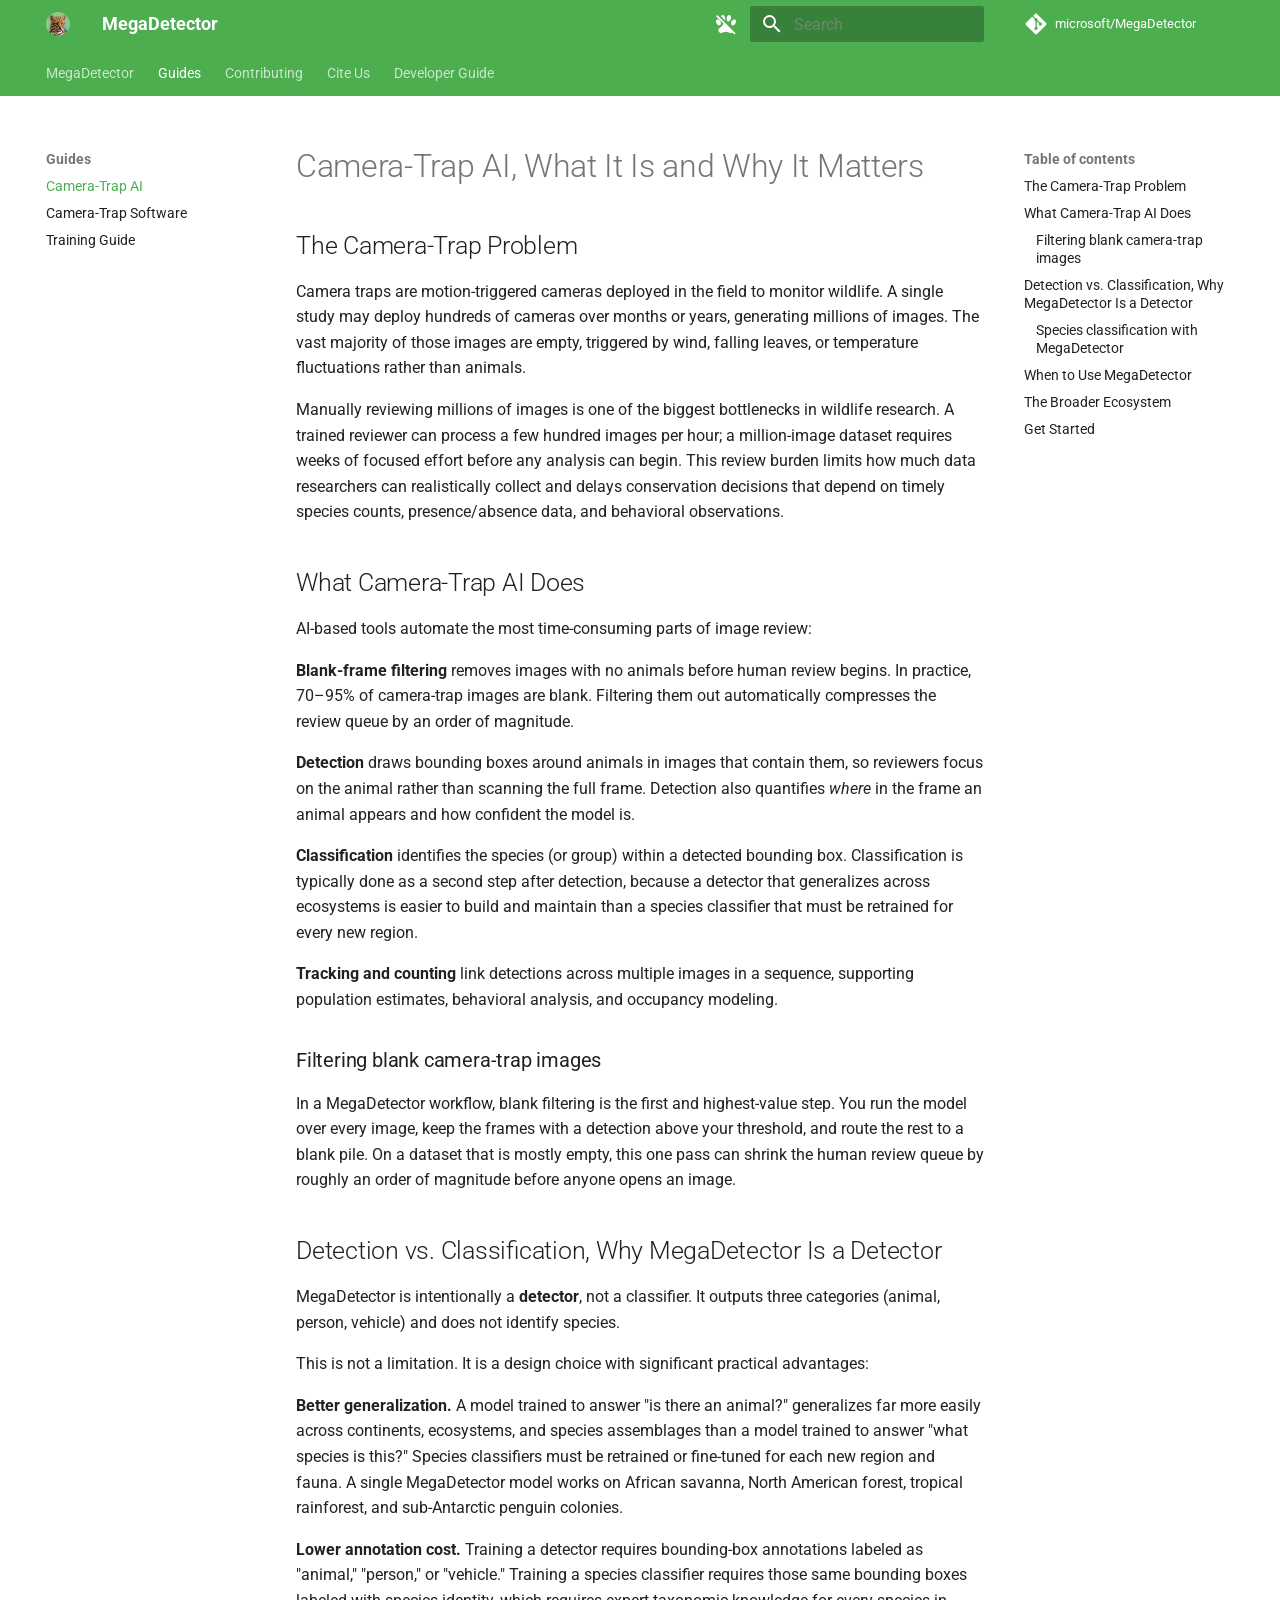
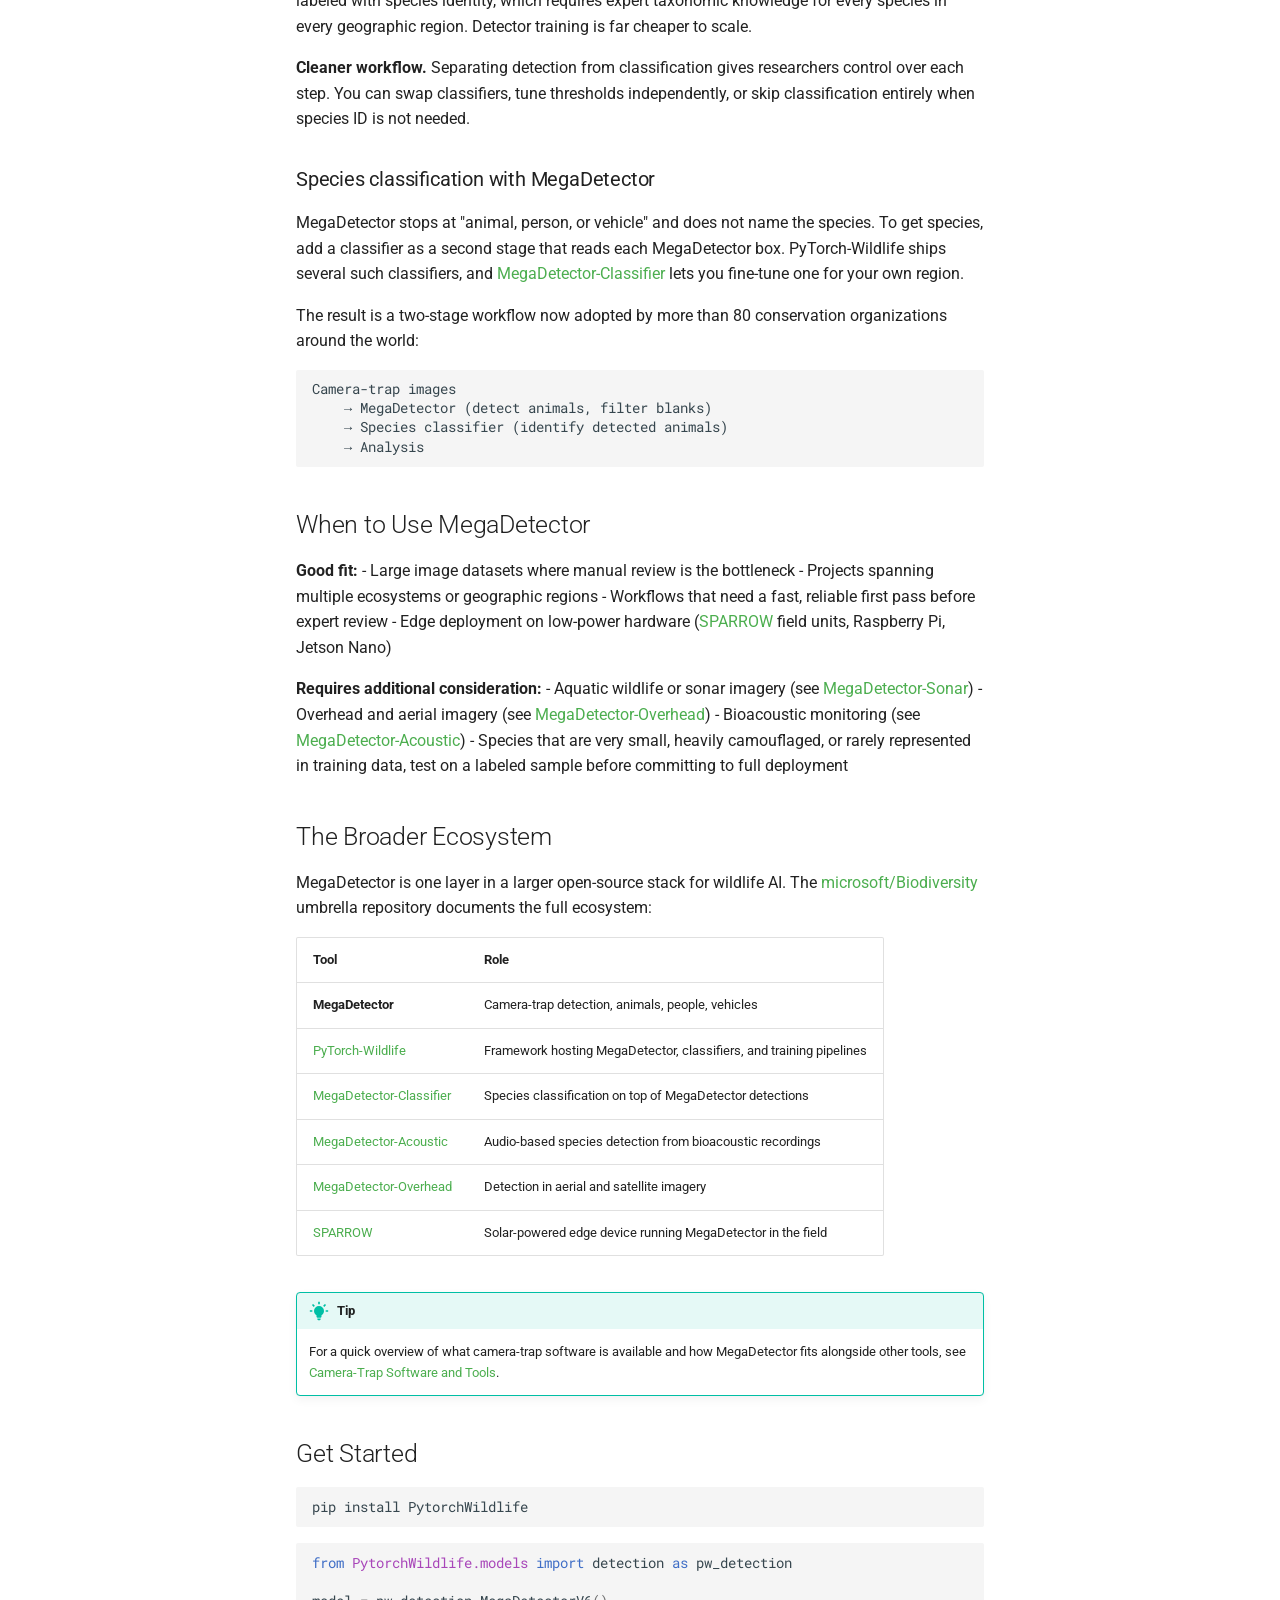
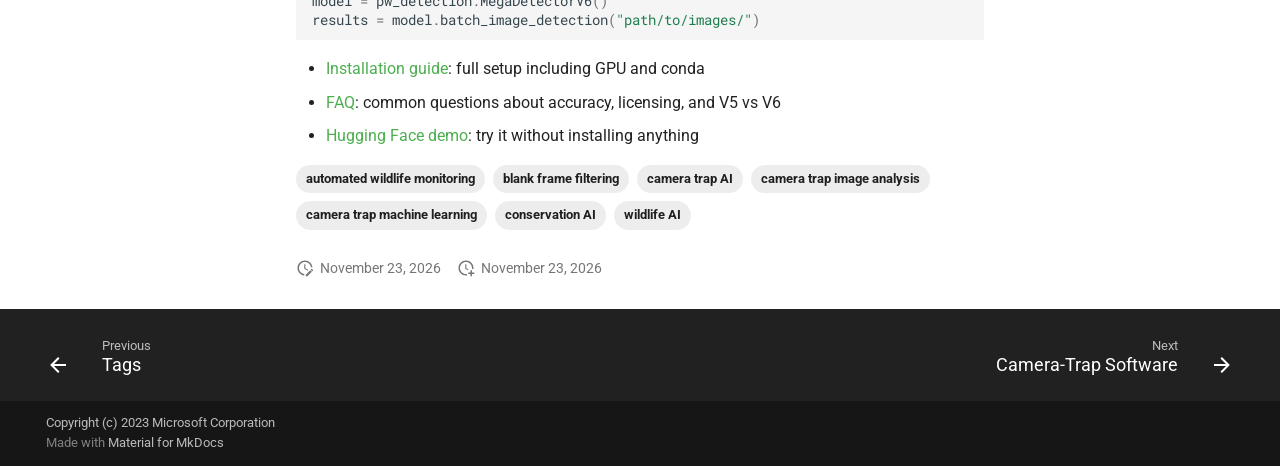
<file: camera-trap-ai/index.html>
<!doctype html>
<html lang="en" class="no-js">
  <head>
    
      <meta charset="utf-8">
      <meta name="viewport" content="width=device-width,initial-scale=1">
      
        <meta name="description" content="Camera-trap AI explained: how machine learning automates wildlife monitoring, why detection matters for conservation, and where MegaDetector fits.">
      
      
      
        <link rel="canonical" href="https://microsoft.github.io/MegaDetector/camera-trap-ai/">
      
      
        <link rel="prev" href="../tags/">
      
      
        <link rel="next" href="../camera-trap-software/">
      
      
        
      
      
      <link rel="icon" href="../assets/cat.png">
      <meta name="generator" content="mkdocs-1.6.1, mkdocs-material-9.7.7">
    
    
      
        <title>Camera-Trap AI Explained: Detection, Blank Filtering, and Classification - MegaDetector</title>
      
    
    
      <link rel="stylesheet" href="../assets/stylesheets/main.ec1eaa64.min.css">
      
        
        <link rel="stylesheet" href="../assets/stylesheets/palette.ab4e12ef.min.css">
      
      
  
  
    
      
      
    
  
    
      
      
    
  
    
      
      
    
  
    
      
      
    
  
    
      
      
    
  
    
      
      
    
  
    
      
      
    
  
    
      
      
    
  
    
      
      
    
  
    
      
      
    
  
    
      
      
    
  
    
      
      
    
  
  
  <style>:root{--md-admonition-icon--note:url('data:image/svg+xml;charset=utf-8,%3Csvg%20xmlns%3D%22http%3A//www.w3.org/2000/svg%22%20viewBox%3D%220%200%2024%2024%22%3E%3Cpath%20d%3D%22M14%2010V4.5l5.5%205.5M5%203c-1.11%200-2%20.89-2%202v14a2%202%200%200%200%202%202h14a2%202%200%200%200%202-2V9l-6-6z%22/%3E%3C/svg%3E');--md-admonition-icon--abstract:url('data:image/svg+xml;charset=utf-8,%3Csvg%20xmlns%3D%22http%3A//www.w3.org/2000/svg%22%20viewBox%3D%220%200%2024%2024%22%3E%3Cpath%20d%3D%22M12%202a7%207%200%200%200-7%207c0%202.38%201.19%204.47%203%205.74V17a1%201%200%200%200%201%201h6a1%201%200%200%200%201-1v-2.26c1.81-1.27%203-3.36%203-5.74a7%207%200%200%200-7-7M9%2021a1%201%200%200%200%201%201h4a1%201%200%200%200%201-1v-1H9z%22/%3E%3C/svg%3E');--md-admonition-icon--info:url('data:image/svg+xml;charset=utf-8,%3Csvg%20xmlns%3D%22http%3A//www.w3.org/2000/svg%22%20viewBox%3D%220%200%2024%2024%22%3E%3Cpath%20d%3D%22M13%209h-2V7h2m0%2010h-2v-6h2m-1-9A10%2010%200%200%200%202%2012a10%2010%200%200%200%2010%2010%2010%2010%200%200%200%2010-10A10%2010%200%200%200%2012%202%22/%3E%3C/svg%3E');--md-admonition-icon--tip:url('data:image/svg+xml;charset=utf-8,%3Csvg%20xmlns%3D%22http%3A//www.w3.org/2000/svg%22%20viewBox%3D%220%200%2024%2024%22%3E%3Cpath%20d%3D%22M12%206a6%206%200%200%201%206%206c0%202.22-1.21%204.16-3%205.2V19a1%201%200%200%201-1%201h-4a1%201%200%200%201-1-1v-1.8c-1.79-1.04-3-2.98-3-5.2a6%206%200%200%201%206-6m2%2015v1a1%201%200%200%201-1%201h-2a1%201%200%200%201-1-1v-1zm6-10h3v2h-3zM1%2011h3v2H1zM13%201v3h-2V1zM4.92%203.5l2.13%202.14-1.42%201.41L3.5%204.93zm12.03%202.13%202.12-2.13%201.43%201.43-2.13%202.12z%22/%3E%3C/svg%3E');--md-admonition-icon--success:url('data:image/svg+xml;charset=utf-8,%3Csvg%20xmlns%3D%22http%3A//www.w3.org/2000/svg%22%20viewBox%3D%220%200%2024%2024%22%3E%3Cpath%20d%3D%22M12%202C6.5%202%202%206.5%202%2012s4.5%2010%2010%2010%2010-4.5%2010-10S17.5%202%2012%202m-2%2015-5-5%201.41-1.41L10%2014.17l7.59-7.59L19%208z%22/%3E%3C/svg%3E');--md-admonition-icon--question:url('data:image/svg+xml;charset=utf-8,%3Csvg%20xmlns%3D%22http%3A//www.w3.org/2000/svg%22%20viewBox%3D%220%200%2024%2024%22%3E%3Cpath%20d%3D%22m15.07%2011.25-.9.92C13.45%2012.89%2013%2013.5%2013%2015h-2v-.5c0-1.11.45-2.11%201.17-2.83l1.24-1.26c.37-.36.59-.86.59-1.41a2%202%200%200%200-2-2%202%202%200%200%200-2%202H8a4%204%200%200%201%204-4%204%204%200%200%201%204%204%203.2%203.2%200%200%201-.93%202.25M13%2019h-2v-2h2M12%202A10%2010%200%200%200%202%2012a10%2010%200%200%200%2010%2010%2010%2010%200%200%200%2010-10c0-5.53-4.5-10-10-10%22/%3E%3C/svg%3E');--md-admonition-icon--warning:url('data:image/svg+xml;charset=utf-8,%3Csvg%20xmlns%3D%22http%3A//www.w3.org/2000/svg%22%20viewBox%3D%220%200%2024%2024%22%3E%3Cpath%20d%3D%22M13%2014h-2V9h2m0%209h-2v-2h2M1%2021h22L12%202z%22/%3E%3C/svg%3E');--md-admonition-icon--failure:url('data:image/svg+xml;charset=utf-8,%3Csvg%20xmlns%3D%22http%3A//www.w3.org/2000/svg%22%20viewBox%3D%220%200%2024%2024%22%3E%3Cpath%20d%3D%22M13%2013h-2V7h2m0%2010h-2v-2h2M12%202A10%2010%200%200%200%202%2012a10%2010%200%200%200%2010%2010%2010%2010%200%200%200%2010-10A10%2010%200%200%200%2012%202%22/%3E%3C/svg%3E');--md-admonition-icon--danger:url('data:image/svg+xml;charset=utf-8,%3Csvg%20xmlns%3D%22http%3A//www.w3.org/2000/svg%22%20viewBox%3D%220%200%2024%2024%22%3E%3Cpath%20d%3D%22M13%2013h-2V7h2m-2%208h2v2h-2m4.73-14H8.27L3%208.27v7.46L8.27%2021h7.46L21%2015.73V8.27z%22/%3E%3C/svg%3E');--md-admonition-icon--bug:url('data:image/svg+xml;charset=utf-8,%3Csvg%20xmlns%3D%22http%3A//www.w3.org/2000/svg%22%20viewBox%3D%220%200%2024%2024%22%3E%3Cpath%20d%3D%22M14%2012h-4v-2h4m0%206h-4v-2h4m6-6h-2.81a6%206%200%200%200-1.82-1.96L17%204.41%2015.59%203l-2.17%202.17a6%206%200%200%200-2.83%200L8.41%203%207%204.41l1.62%201.63C7.88%206.55%207.26%207.22%206.81%208H4v2h2.09c-.05.33-.09.66-.09%201v1H4v2h2v1c0%20.34.04.67.09%201H4v2h2.81c1.04%201.79%202.97%203%205.19%203s4.15-1.21%205.19-3H20v-2h-2.09c.05-.33.09-.66.09-1v-1h2v-2h-2v-1c0-.34-.04-.67-.09-1H20z%22/%3E%3C/svg%3E');--md-admonition-icon--example:url('data:image/svg+xml;charset=utf-8,%3Csvg%20xmlns%3D%22http%3A//www.w3.org/2000/svg%22%20viewBox%3D%220%200%2024%2024%22%3E%3Cpath%20d%3D%22M7%205h14v2H7zm0%208v-2h14v2zM4%204.5A1.5%201.5%200%200%201%205.5%206%201.5%201.5%200%200%201%204%207.5%201.5%201.5%200%200%201%202.5%206%201.5%201.5%200%200%201%204%204.5m0%206A1.5%201.5%200%200%201%205.5%2012%201.5%201.5%200%200%201%204%2013.5%201.5%201.5%200%200%201%202.5%2012%201.5%201.5%200%200%201%204%2010.5M7%2019v-2h14v2zm-3-2.5A1.5%201.5%200%200%201%205.5%2018%201.5%201.5%200%200%201%204%2019.5%201.5%201.5%200%200%201%202.5%2018%201.5%201.5%200%200%201%204%2016.5%22/%3E%3C/svg%3E');--md-admonition-icon--quote:url('data:image/svg+xml;charset=utf-8,%3Csvg%20xmlns%3D%22http%3A//www.w3.org/2000/svg%22%20viewBox%3D%220%200%2024%2024%22%3E%3Cpath%20d%3D%22m10%207-2%204h3v6H5v-6l2-4zm8%200-2%204h3v6h-6v-6l2-4z%22/%3E%3C/svg%3E');}</style>



  
  
    
      
      
      
    
  
    
      
      
        
      
      
    
  
    
      
      
        
      
      
    
  
    
      
      
        
      
      
    
  
  
  <style>:root{.md-tag{--md-tag-icon:url('data:image/svg+xml;charset=utf-8,%3Csvg%20xmlns%3D%22http%3A//www.w3.org/2000/svg%22%20viewBox%3D%220%200%2024%2024%22%3E%3Cpath%20d%3D%22M5.5%207A1.5%201.5%200%200%201%204%205.5%201.5%201.5%200%200%201%205.5%204%201.5%201.5%200%200%201%207%205.5%201.5%201.5%200%200%201%205.5%207m15.91%204.58-9-9C12.05%202.22%2011.55%202%2011%202H4c-1.11%200-2%20.89-2%202v7c0%20.55.22%201.05.59%201.41l8.99%209c.37.36.87.59%201.42.59s1.05-.23%201.41-.59l7-7c.37-.36.59-.86.59-1.41%200-.56-.23-1.06-.59-1.42%22/%3E%3C/svg%3E');}.md-tag.md-tag--info{--md-tag-icon:url('data:image/svg+xml;charset=utf-8,%3Csvg%20xmlns%3D%22http%3A//www.w3.org/2000/svg%22%20viewBox%3D%220%200%2024%2024%22%3E%3Cpath%20d%3D%22M13%209h-2V7h2m0%2010h-2v-6h2m-1-9A10%2010%200%200%200%202%2012a10%2010%200%200%200%2010%2010%2010%2010%200%200%200%2010-10A10%2010%200%200%200%2012%202%22/%3E%3C/svg%3E');}.md-tag.md-tag--warning{--md-tag-icon:url('data:image/svg+xml;charset=utf-8,%3Csvg%20xmlns%3D%22http%3A//www.w3.org/2000/svg%22%20viewBox%3D%220%200%2024%2024%22%3E%3Cpath%20d%3D%22M13%2014h-2V9h2m0%209h-2v-2h2M1%2021h22L12%202z%22/%3E%3C/svg%3E');}.md-tag.md-tag--danger{--md-tag-icon:url('data:image/svg+xml;charset=utf-8,%3Csvg%20xmlns%3D%22http%3A//www.w3.org/2000/svg%22%20viewBox%3D%220%200%2024%2024%22%3E%3Cpath%20d%3D%22M13%2013h-2V7h2m-2%208h2v2h-2m4.73-14H8.27L3%208.27v7.46L8.27%2021h7.46L21%2015.73V8.27z%22/%3E%3C/svg%3E');}}</style>

    
    
      
    
    
      
        
        
        <link rel="preconnect" href="https://fonts.gstatic.com" crossorigin>
        <link rel="stylesheet" href="https://fonts.googleapis.com/css?family=Roboto:300,300i,400,400i,700,700i%7CRoboto+Mono:400,400i,700,700i&display=fallback">
        <style>:root{--md-text-font:"Roboto";--md-code-font:"Roboto Mono"}</style>
      
    
    
    <script>__md_scope=new URL("..",location),__md_hash=e=>[...e].reduce(((e,_)=>(e<<5)-e+_.charCodeAt(0)),0),__md_get=(e,_=localStorage,t=__md_scope)=>JSON.parse(_.getItem(t.pathname+"."+e)),__md_set=(e,_,t=localStorage,a=__md_scope)=>{try{t.setItem(a.pathname+"."+e,JSON.stringify(_))}catch(e){}}</script>
    
      

    
    
  <meta property="og:type" content="website">
  <meta property="og:site_name" content="MegaDetector">
  <meta property="og:title" content="Camera-Trap AI Explained: Detection, Blank Filtering, and Classification">
  <meta property="og:description" content="Camera-trap AI explained: how machine learning automates wildlife monitoring, why detection matters for conservation, and where MegaDetector fits.">
  <meta property="og:url" content="https://microsoft.github.io/MegaDetector/camera-trap-ai/">
  <meta property="og:image" content="https://microsoft.github.io/MegaDetector/assets/megadetector-banner.png">
  <meta property="og:image:alt" content="MegaDetector: open-source camera-trap AI from the Microsoft AI for Good Lab">
  <meta name="twitter:card" content="summary_large_image">
  <meta name="twitter:title" content="Camera-Trap AI Explained: Detection, Blank Filtering, and Classification">
  <meta name="twitter:description" content="Camera-trap AI explained: how machine learning automates wildlife monitoring, why detection matters for conservation, and where MegaDetector fits.">
  <meta name="twitter:image" content="https://microsoft.github.io/MegaDetector/assets/megadetector-banner.png">
  <meta name="twitter:image:alt" content="MegaDetector: open-source camera-trap AI from the Microsoft AI for Good Lab"><script type="application/ld+json">{"@context": "https://schema.org", "@type": "BreadcrumbList", "itemListElement": [{"@type": "ListItem", "item": "https://microsoft.github.io/MegaDetector/", "name": "MegaDetector", "position": 1}, {"@type": "ListItem", "item": "https://microsoft.github.io/MegaDetector/camera-trap-ai/", "name": "Camera-Trap AI", "position": 2}]}</script>

  </head>
  
  
    
    
      
    
    
    
    
    <body dir="ltr" data-md-color-scheme="default" data-md-color-primary="green" data-md-color-accent="deep-orange">
  
    
    <input class="md-toggle" data-md-toggle="drawer" type="checkbox" id="__drawer" autocomplete="off">
    <input class="md-toggle" data-md-toggle="search" type="checkbox" id="__search" autocomplete="off">
    <label class="md-overlay" for="__drawer"></label>
    <div data-md-component="skip">
      
        
        <a href="#camera-trap-ai-what-it-is-and-why-it-matters" class="md-skip">
          Skip to content
        </a>
      
    </div>
    <div data-md-component="announce">
      
    </div>
    
    
      

<header class="md-header" data-md-component="header">
  <nav class="md-header__inner md-grid" aria-label="Header">
    <a href=".." title="MegaDetector" class="md-header__button md-logo" aria-label="MegaDetector" data-md-component="logo">
      
  <img src="../assets/cat.png" alt="logo">

    </a>
    <label class="md-header__button md-icon" for="__drawer">
      
      <svg xmlns="http://www.w3.org/2000/svg" viewBox="0 0 24 24"><path d="M3 6h18v2H3zm0 5h18v2H3zm0 5h18v2H3z"/></svg>
    </label>
    <div class="md-header__title" data-md-component="header-title">
      <div class="md-header__ellipsis">
        <div class="md-header__topic">
          <span class="md-ellipsis">
            MegaDetector
          </span>
        </div>
        <div class="md-header__topic" data-md-component="header-topic">
          <span class="md-ellipsis">
            
              Camera-Trap AI Explained: Detection, Blank Filtering, and Classification
            
          </span>
        </div>
      </div>
    </div>
    
      
        <form class="md-header__option" data-md-component="palette">
  
    
    
    
    <input class="md-option" data-md-color-media="(prefers-color-scheme: light)" data-md-color-scheme="default" data-md-color-primary="green" data-md-color-accent="deep-orange"  aria-label="Switch to dark mode"  type="radio" name="__palette" id="__palette_0">
    
      <label class="md-header__button md-icon" title="Switch to dark mode" for="__palette_1" hidden>
        <svg xmlns="http://www.w3.org/2000/svg" viewBox="0 0 24 24"><path d="M2 4.27 3.28 3 21.5 21.22l-1.27 1.28-2-2c-.14.1-.29.18-.44.25-1.79.82-3.91-.88-5.9-.88s-4.13 1.77-5.89.88c-1-.49-1.69-1.79-1.56-2.87.18-1.49 1.97-2.29 3.03-3.38.74-.73 1.37-1.81 2.08-2.68zM8.35 3c1.18-.17 2.43 1.12 2.79 2.9.18.85.12 1.66-.14 2.29L7.03 4.2c.26-.65.72-1.1 1.32-1.2m7.15 0c1.19.19 1.85 1.77 1.5 3.54-.38 1.78-1.63 3.07-2.81 2.89-1.19-.18-1.84-1.76-1.47-3.53.36-1.78 1.61-3.07 2.78-2.9M3 7.6c1.14-.49 2.69.4 3.5 1.95.76 1.58.5 3.24-.63 3.73s-2.67-.39-3.46-1.96S1.9 8.08 3 7.6m18 0c1.1.48 1.38 2.15.59 3.72s-2.33 2.45-3.46 1.96-1.39-2.15-.63-3.73C18.31 8 19.86 7.11 21 7.6"/></svg>
      </label>
    
  
    
    
    
    <input class="md-option" data-md-color-media="(prefers-color-scheme: dark)" data-md-color-scheme="slate" data-md-color-primary="teal" data-md-color-accent="deep-orange"  aria-label="Switch to light mode"  type="radio" name="__palette" id="__palette_1">
    
      <label class="md-header__button md-icon" title="Switch to light mode" for="__palette_0" hidden>
        <svg xmlns="http://www.w3.org/2000/svg" viewBox="0 0 24 24"><path d="M8.35 3c1.18-.17 2.43 1.12 2.79 2.9.36 1.77-.29 3.35-1.47 3.53-1.17.18-2.43-1.11-2.8-2.89-.37-1.77.3-3.35 1.48-3.54m7.15 0c1.19.19 1.85 1.77 1.5 3.54-.38 1.78-1.63 3.07-2.81 2.89-1.19-.18-1.84-1.76-1.47-3.53.36-1.78 1.61-3.07 2.78-2.9M3 7.6c1.14-.49 2.69.4 3.5 1.95.76 1.58.5 3.24-.63 3.73s-2.67-.39-3.46-1.96S1.9 8.08 3 7.6m18 0c1.1.48 1.38 2.15.59 3.72s-2.33 2.45-3.46 1.96-1.39-2.15-.63-3.73C18.31 8 19.86 7.11 21 7.6m-1.67 10.78c.04.94-.68 1.98-1.54 2.37-1.79.82-3.91-.88-5.9-.88s-4.13 1.77-5.89.88c-1-.49-1.69-1.79-1.56-2.87.18-1.49 1.97-2.29 3.03-3.38 1.41-1.41 2.41-4.06 4.42-4.06 2 0 3.06 2.61 4.41 4.06 1.11 1.22 2.96 2.25 3.03 3.88"/></svg>
      </label>
    
  
</form>
      
    
    
      <script>var palette=__md_get("__palette");if(palette&&palette.color){if("(prefers-color-scheme)"===palette.color.media){var media=matchMedia("(prefers-color-scheme: light)"),input=document.querySelector(media.matches?"[data-md-color-media='(prefers-color-scheme: light)']":"[data-md-color-media='(prefers-color-scheme: dark)']");palette.color.media=input.getAttribute("data-md-color-media"),palette.color.scheme=input.getAttribute("data-md-color-scheme"),palette.color.primary=input.getAttribute("data-md-color-primary"),palette.color.accent=input.getAttribute("data-md-color-accent")}for(var[key,value]of Object.entries(palette.color))document.body.setAttribute("data-md-color-"+key,value)}</script>
    
    
    
      
      
        <label class="md-header__button md-icon" for="__search">
          
          <svg xmlns="http://www.w3.org/2000/svg" viewBox="0 0 24 24"><path d="M9.5 3A6.5 6.5 0 0 1 16 9.5c0 1.61-.59 3.09-1.56 4.23l.27.27h.79l5 5-1.5 1.5-5-5v-.79l-.27-.27A6.52 6.52 0 0 1 9.5 16 6.5 6.5 0 0 1 3 9.5 6.5 6.5 0 0 1 9.5 3m0 2C7 5 5 7 5 9.5S7 14 9.5 14 14 12 14 9.5 12 5 9.5 5"/></svg>
        </label>
        <div class="md-search" data-md-component="search" role="dialog">
  <label class="md-search__overlay" for="__search"></label>
  <div class="md-search__inner" role="search">
    <form class="md-search__form" name="search">
      <input type="text" class="md-search__input" name="query" aria-label="Search" placeholder="Search" autocapitalize="off" autocorrect="off" autocomplete="off" spellcheck="false" data-md-component="search-query" required>
      <label class="md-search__icon md-icon" for="__search">
        
        <svg xmlns="http://www.w3.org/2000/svg" viewBox="0 0 24 24"><path d="M9.5 3A6.5 6.5 0 0 1 16 9.5c0 1.61-.59 3.09-1.56 4.23l.27.27h.79l5 5-1.5 1.5-5-5v-.79l-.27-.27A6.52 6.52 0 0 1 9.5 16 6.5 6.5 0 0 1 3 9.5 6.5 6.5 0 0 1 9.5 3m0 2C7 5 5 7 5 9.5S7 14 9.5 14 14 12 14 9.5 12 5 9.5 5"/></svg>
        
        <svg xmlns="http://www.w3.org/2000/svg" viewBox="0 0 24 24"><path d="M20 11v2H8l5.5 5.5-1.42 1.42L4.16 12l7.92-7.92L13.5 5.5 8 11z"/></svg>
      </label>
      <nav class="md-search__options" aria-label="Search">
        
          <a href="javascript:void(0)" class="md-search__icon md-icon" title="Share" aria-label="Share" data-clipboard data-clipboard-text="" data-md-component="search-share" tabindex="-1">
            
            <svg xmlns="http://www.w3.org/2000/svg" viewBox="0 0 24 24"><path d="M18 16.08c-.76 0-1.44.3-1.96.77L8.91 12.7c.05-.23.09-.46.09-.7s-.04-.47-.09-.7l7.05-4.11c.54.5 1.25.81 2.04.81a3 3 0 0 0 3-3 3 3 0 0 0-3-3 3 3 0 0 0-3 3c0 .24.04.47.09.7L8.04 9.81C7.5 9.31 6.79 9 6 9a3 3 0 0 0-3 3 3 3 0 0 0 3 3c.79 0 1.5-.31 2.04-.81l7.12 4.15c-.05.21-.08.43-.08.66 0 1.61 1.31 2.91 2.92 2.91s2.92-1.3 2.92-2.91A2.92 2.92 0 0 0 18 16.08"/></svg>
          </a>
        
        <button type="reset" class="md-search__icon md-icon" title="Clear" aria-label="Clear" tabindex="-1">
          
          <svg xmlns="http://www.w3.org/2000/svg" viewBox="0 0 24 24"><path d="M19 6.41 17.59 5 12 10.59 6.41 5 5 6.41 10.59 12 5 17.59 6.41 19 12 13.41 17.59 19 19 17.59 13.41 12z"/></svg>
        </button>
      </nav>
      
        <div class="md-search__suggest" data-md-component="search-suggest"></div>
      
    </form>
    <div class="md-search__output">
      <div class="md-search__scrollwrap" tabindex="0" data-md-scrollfix>
        <div class="md-search-result" data-md-component="search-result">
          <div class="md-search-result__meta">
            Initializing search
          </div>
          <ol class="md-search-result__list" role="presentation"></ol>
        </div>
      </div>
    </div>
  </div>
</div>
      
    
    
      <div class="md-header__source">
        <a href="https://github.com/microsoft/MegaDetector" title="Go to repository" class="md-source" data-md-component="source">
  <div class="md-source__icon md-icon">
    
    <svg xmlns="http://www.w3.org/2000/svg" viewBox="0 0 448 512"><!--! Font Awesome Free 7.1.0 by @fontawesome - https://fontawesome.com License - https://fontawesome.com/license/free (Icons: CC BY 4.0, Fonts: SIL OFL 1.1, Code: MIT License) Copyright 2025 Fonticons, Inc.--><path d="M439.6 236.1 244 40.5c-5.4-5.5-12.8-8.5-20.4-8.5s-15 3-20.4 8.4L162.5 81l51.5 51.5c27.1-9.1 52.7 16.8 43.4 43.7l49.7 49.7c34.2-11.8 61.2 31 35.5 56.7-26.5 26.5-70.2-2.9-56-37.3L240.3 199v121.9c25.3 12.5 22.3 41.8 9.1 55-6.4 6.4-15.2 10.1-24.3 10.1s-17.8-3.6-24.3-10.1c-17.6-17.6-11.1-46.9 11.2-56v-123c-20.8-8.5-24.6-30.7-18.6-45L142.6 101 8.5 235.1C3 240.6 0 247.9 0 255.5s3 15 8.5 20.4l195.6 195.7c5.4 5.4 12.7 8.4 20.4 8.4s15-3 20.4-8.4l194.7-194.7c5.4-5.4 8.4-12.8 8.4-20.4s-3-15-8.4-20.4"/></svg>
  </div>
  <div class="md-source__repository">
    microsoft/MegaDetector
  </div>
</a>
      </div>
    
  </nav>
  
</header>
    
    <div class="md-container" data-md-component="container">
      
      
        
          
            
<nav class="md-tabs" aria-label="Tabs" data-md-component="tabs">
  <div class="md-grid">
    <ul class="md-tabs__list">
      
        
  
  
  
  
    
    
      <li class="md-tabs__item">
        <a href=".." class="md-tabs__link">
          
  
  
  MegaDetector

        </a>
      </li>
    
  

      
        
  
  
  
    
  
  
    
    
      <li class="md-tabs__item md-tabs__item--active">
        <a href="./" class="md-tabs__link">
          
  
  
  Guides

        </a>
      </li>
    
  

      
        
  
  
  
  
    <li class="md-tabs__item">
      <a href="../contributing/" class="md-tabs__link">
        
  
  
    
  
  Contributing

      </a>
    </li>
  

      
        
  
  
  
  
    <li class="md-tabs__item">
      <a href="../cite/" class="md-tabs__link">
        
  
  
    
  
  Cite Us

      </a>
    </li>
  

      
        
  
  
  
  
    
    
      <li class="md-tabs__item">
        <a href="../build_mkdocs/" class="md-tabs__link">
          
  
  
  Developer Guide

        </a>
      </li>
    
  

      
    </ul>
  </div>
</nav>
          
        
      
      <main class="md-main" data-md-component="main">
        <div class="md-main__inner md-grid">
          
            
              
              <div class="md-sidebar md-sidebar--primary" data-md-component="sidebar" data-md-type="navigation" >
                <div class="md-sidebar__scrollwrap">
                  <div class="md-sidebar__inner">
                    


  


<nav class="md-nav md-nav--primary md-nav--lifted" aria-label="Navigation" data-md-level="0">
  <label class="md-nav__title" for="__drawer">
    <a href=".." title="MegaDetector" class="md-nav__button md-logo" aria-label="MegaDetector" data-md-component="logo">
      
  <img src="../assets/cat.png" alt="logo">

    </a>
    MegaDetector
  </label>
  
    <div class="md-nav__source">
      <a href="https://github.com/microsoft/MegaDetector" title="Go to repository" class="md-source" data-md-component="source">
  <div class="md-source__icon md-icon">
    
    <svg xmlns="http://www.w3.org/2000/svg" viewBox="0 0 448 512"><!--! Font Awesome Free 7.1.0 by @fontawesome - https://fontawesome.com License - https://fontawesome.com/license/free (Icons: CC BY 4.0, Fonts: SIL OFL 1.1, Code: MIT License) Copyright 2025 Fonticons, Inc.--><path d="M439.6 236.1 244 40.5c-5.4-5.5-12.8-8.5-20.4-8.5s-15 3-20.4 8.4L162.5 81l51.5 51.5c27.1-9.1 52.7 16.8 43.4 43.7l49.7 49.7c34.2-11.8 61.2 31 35.5 56.7-26.5 26.5-70.2-2.9-56-37.3L240.3 199v121.9c25.3 12.5 22.3 41.8 9.1 55-6.4 6.4-15.2 10.1-24.3 10.1s-17.8-3.6-24.3-10.1c-17.6-17.6-11.1-46.9 11.2-56v-123c-20.8-8.5-24.6-30.7-18.6-45L142.6 101 8.5 235.1C3 240.6 0 247.9 0 255.5s3 15 8.5 20.4l195.6 195.7c5.4 5.4 12.7 8.4 20.4 8.4s15-3 20.4-8.4l194.7-194.7c5.4-5.4 8.4-12.8 8.4-20.4s-3-15-8.4-20.4"/></svg>
  </div>
  <div class="md-source__repository">
    microsoft/MegaDetector
  </div>
</a>
    </div>
  
  <ul class="md-nav__list" data-md-scrollfix>
    
      
      
  
  
  
  
    
    
    
    
      
      
        
      
    
    
    <li class="md-nav__item md-nav__item--nested">
      
        
        
        <input class="md-nav__toggle md-toggle " type="checkbox" id="__nav_1" >
        
          
          <label class="md-nav__link" for="__nav_1" id="__nav_1_label" tabindex="0">
            
  
  
  <span class="md-ellipsis">
    
  
    MegaDetector
  

    
  </span>
  
  

            <span class="md-nav__icon md-icon"></span>
          </label>
        
        <nav class="md-nav" data-md-level="1" aria-labelledby="__nav_1_label" aria-expanded="false">
          <label class="md-nav__title" for="__nav_1">
            <span class="md-nav__icon md-icon"></span>
            
  
    MegaDetector
  

          </label>
          <ul class="md-nav__list" data-md-scrollfix>
            
              
                
  
  
  
  
    <li class="md-nav__item">
      <a href=".." class="md-nav__link">
        
  
  
  <span class="md-ellipsis">
    
  
    Overview
  

    
  </span>
  
  

      </a>
    </li>
  

              
            
              
                
  
  
  
  
    <li class="md-nav__item">
      <a href="../installation/" class="md-nav__link">
        
  
  
  <span class="md-ellipsis">
    
  
    Installation
  

    
  </span>
  
  

      </a>
    </li>
  

              
            
              
                
  
  
  
  
    <li class="md-nav__item">
      <a href="../model_zoo/" class="md-nav__link">
        
  
  
  <span class="md-ellipsis">
    
  
    Model Zoo
  

    
  </span>
  
  

      </a>
    </li>
  

              
            
              
                
  
  
  
  
    <li class="md-nav__item">
      <a href="../cli/" class="md-nav__link">
        
  
  
  <span class="md-ellipsis">
    
  
    CLI
  

    
  </span>
  
  

      </a>
    </li>
  

              
            
              
                
  
  
  
  
    <li class="md-nav__item">
      <a href="../output_format/" class="md-nav__link">
        
  
  
  <span class="md-ellipsis">
    
  
    Output Format
  

    
  </span>
  
  

      </a>
    </li>
  

              
            
              
                
  
  
  
  
    <li class="md-nav__item">
      <a href="../faq/" class="md-nav__link">
        
  
  
  <span class="md-ellipsis">
    
  
    FAQ
  

    
  </span>
  
  

      </a>
    </li>
  

              
            
              
                
  
  
  
  
    <li class="md-nav__item">
      <a href="../tags/" class="md-nav__link">
        
  
  
  <span class="md-ellipsis">
    
  
    Tags
  

    
  </span>
  
  

      </a>
    </li>
  

              
            
          </ul>
        </nav>
      
    </li>
  

    
      
      
  
  
    
  
  
  
    
    
    
    
      
        
        
      
      
        
      
    
    
    <li class="md-nav__item md-nav__item--active md-nav__item--section md-nav__item--nested">
      
        
        
        <input class="md-nav__toggle md-toggle " type="checkbox" id="__nav_2" checked>
        
          
          <label class="md-nav__link" for="__nav_2" id="__nav_2_label" tabindex="">
            
  
  
  <span class="md-ellipsis">
    
  
    Guides
  

    
  </span>
  
  

            <span class="md-nav__icon md-icon"></span>
          </label>
        
        <nav class="md-nav" data-md-level="1" aria-labelledby="__nav_2_label" aria-expanded="true">
          <label class="md-nav__title" for="__nav_2">
            <span class="md-nav__icon md-icon"></span>
            
  
    Guides
  

          </label>
          <ul class="md-nav__list" data-md-scrollfix>
            
              
                
  
  
    
  
  
  
    <li class="md-nav__item md-nav__item--active">
      
      <input class="md-nav__toggle md-toggle" type="checkbox" id="__toc">
      
      
        
      
      
        <label class="md-nav__link md-nav__link--active" for="__toc">
          
  
  
  <span class="md-ellipsis">
    
  
    Camera-Trap AI
  

    
  </span>
  
  

          <span class="md-nav__icon md-icon"></span>
        </label>
      
      <a href="./" class="md-nav__link md-nav__link--active">
        
  
  
  <span class="md-ellipsis">
    
  
    Camera-Trap AI
  

    
  </span>
  
  

      </a>
      
        

<nav class="md-nav md-nav--secondary" aria-label="Table of contents">
  
  
  
    
  
  
    <label class="md-nav__title" for="__toc">
      <span class="md-nav__icon md-icon"></span>
      Table of contents
    </label>
    <ul class="md-nav__list" data-md-component="toc" data-md-scrollfix>
      
        <li class="md-nav__item">
  <a href="#the-camera-trap-problem" class="md-nav__link">
    <span class="md-ellipsis">
      
        The Camera-Trap Problem
      
    </span>
  </a>
  
</li>
      
        <li class="md-nav__item">
  <a href="#what-camera-trap-ai-does" class="md-nav__link">
    <span class="md-ellipsis">
      
        What Camera-Trap AI Does
      
    </span>
  </a>
  
    <nav class="md-nav" aria-label="What Camera-Trap AI Does">
      <ul class="md-nav__list">
        
          <li class="md-nav__item">
  <a href="#filtering-blank-camera-trap-images" class="md-nav__link">
    <span class="md-ellipsis">
      
        Filtering blank camera-trap images
      
    </span>
  </a>
  
</li>
        
      </ul>
    </nav>
  
</li>
      
        <li class="md-nav__item">
  <a href="#detection-vs-classification-why-megadetector-is-a-detector" class="md-nav__link">
    <span class="md-ellipsis">
      
        Detection vs. Classification, Why MegaDetector Is a Detector
      
    </span>
  </a>
  
    <nav class="md-nav" aria-label="Detection vs. Classification, Why MegaDetector Is a Detector">
      <ul class="md-nav__list">
        
          <li class="md-nav__item">
  <a href="#species-classification-with-megadetector" class="md-nav__link">
    <span class="md-ellipsis">
      
        Species classification with MegaDetector
      
    </span>
  </a>
  
</li>
        
      </ul>
    </nav>
  
</li>
      
        <li class="md-nav__item">
  <a href="#when-to-use-megadetector" class="md-nav__link">
    <span class="md-ellipsis">
      
        When to Use MegaDetector
      
    </span>
  </a>
  
</li>
      
        <li class="md-nav__item">
  <a href="#the-broader-ecosystem" class="md-nav__link">
    <span class="md-ellipsis">
      
        The Broader Ecosystem
      
    </span>
  </a>
  
</li>
      
        <li class="md-nav__item">
  <a href="#get-started" class="md-nav__link">
    <span class="md-ellipsis">
      
        Get Started
      
    </span>
  </a>
  
</li>
      
    </ul>
  
</nav>
      
    </li>
  

              
            
              
                
  
  
  
  
    <li class="md-nav__item">
      <a href="../camera-trap-software/" class="md-nav__link">
        
  
  
  <span class="md-ellipsis">
    
  
    Camera-Trap Software
  

    
  </span>
  
  

      </a>
    </li>
  

              
            
              
                
  
  
  
  
    <li class="md-nav__item">
      <a href="../training_guide/" class="md-nav__link">
        
  
  
  <span class="md-ellipsis">
    
  
    Training Guide
  

    
  </span>
  
  

      </a>
    </li>
  

              
            
          </ul>
        </nav>
      
    </li>
  

    
      
      
  
  
  
  
    <li class="md-nav__item">
      <a href="../contributing/" class="md-nav__link">
        
  
  
  <span class="md-ellipsis">
    
  
    Contributing
  

    
  </span>
  
  

      </a>
    </li>
  

    
      
      
  
  
  
  
    <li class="md-nav__item">
      <a href="../cite/" class="md-nav__link">
        
  
  
  <span class="md-ellipsis">
    
  
    Cite Us
  

    
  </span>
  
  

      </a>
    </li>
  

    
      
      
  
  
  
  
    
    
    
    
      
      
        
      
    
    
    <li class="md-nav__item md-nav__item--nested">
      
        
        
        <input class="md-nav__toggle md-toggle " type="checkbox" id="__nav_5" >
        
          
          <label class="md-nav__link" for="__nav_5" id="__nav_5_label" tabindex="0">
            
  
  
  <span class="md-ellipsis">
    
  
    Developer Guide
  

    
  </span>
  
  

            <span class="md-nav__icon md-icon"></span>
          </label>
        
        <nav class="md-nav" data-md-level="1" aria-labelledby="__nav_5_label" aria-expanded="false">
          <label class="md-nav__title" for="__nav_5">
            <span class="md-nav__icon md-icon"></span>
            
  
    Developer Guide
  

          </label>
          <ul class="md-nav__list" data-md-scrollfix>
            
              
                
  
  
  
  
    <li class="md-nav__item">
      <a href="../build_mkdocs/" class="md-nav__link">
        
  
  
  <span class="md-ellipsis">
    
  
    Build the Docs
  

    
  </span>
  
  

      </a>
    </li>
  

              
            
              
                
  
  
  
  
    <li class="md-nav__item">
      <a href="../architecture/" class="md-nav__link">
        
  
  
  <span class="md-ellipsis">
    
  
    Repository Architecture
  

    
  </span>
  
  

      </a>
    </li>
  

              
            
          </ul>
        </nav>
      
    </li>
  

    
  </ul>
</nav>
                  </div>
                </div>
              </div>
            
            
              
              <div class="md-sidebar md-sidebar--secondary" data-md-component="sidebar" data-md-type="toc" >
                <div class="md-sidebar__scrollwrap">
                  <div class="md-sidebar__inner">
                    

<nav class="md-nav md-nav--secondary" aria-label="Table of contents">
  
  
  
    
  
  
    <label class="md-nav__title" for="__toc">
      <span class="md-nav__icon md-icon"></span>
      Table of contents
    </label>
    <ul class="md-nav__list" data-md-component="toc" data-md-scrollfix>
      
        <li class="md-nav__item">
  <a href="#the-camera-trap-problem" class="md-nav__link">
    <span class="md-ellipsis">
      
        The Camera-Trap Problem
      
    </span>
  </a>
  
</li>
      
        <li class="md-nav__item">
  <a href="#what-camera-trap-ai-does" class="md-nav__link">
    <span class="md-ellipsis">
      
        What Camera-Trap AI Does
      
    </span>
  </a>
  
    <nav class="md-nav" aria-label="What Camera-Trap AI Does">
      <ul class="md-nav__list">
        
          <li class="md-nav__item">
  <a href="#filtering-blank-camera-trap-images" class="md-nav__link">
    <span class="md-ellipsis">
      
        Filtering blank camera-trap images
      
    </span>
  </a>
  
</li>
        
      </ul>
    </nav>
  
</li>
      
        <li class="md-nav__item">
  <a href="#detection-vs-classification-why-megadetector-is-a-detector" class="md-nav__link">
    <span class="md-ellipsis">
      
        Detection vs. Classification, Why MegaDetector Is a Detector
      
    </span>
  </a>
  
    <nav class="md-nav" aria-label="Detection vs. Classification, Why MegaDetector Is a Detector">
      <ul class="md-nav__list">
        
          <li class="md-nav__item">
  <a href="#species-classification-with-megadetector" class="md-nav__link">
    <span class="md-ellipsis">
      
        Species classification with MegaDetector
      
    </span>
  </a>
  
</li>
        
      </ul>
    </nav>
  
</li>
      
        <li class="md-nav__item">
  <a href="#when-to-use-megadetector" class="md-nav__link">
    <span class="md-ellipsis">
      
        When to Use MegaDetector
      
    </span>
  </a>
  
</li>
      
        <li class="md-nav__item">
  <a href="#the-broader-ecosystem" class="md-nav__link">
    <span class="md-ellipsis">
      
        The Broader Ecosystem
      
    </span>
  </a>
  
</li>
      
        <li class="md-nav__item">
  <a href="#get-started" class="md-nav__link">
    <span class="md-ellipsis">
      
        Get Started
      
    </span>
  </a>
  
</li>
      
    </ul>
  
</nav>
                  </div>
                </div>
              </div>
            
          
          
            <div class="md-content" data-md-component="content">
              
                




              
              <article class="md-content__inner md-typeset">
                
                  
  
  


<h1 id="camera-trap-ai-what-it-is-and-why-it-matters">Camera-Trap AI, What It Is and Why It Matters<a class="headerlink" href="#camera-trap-ai-what-it-is-and-why-it-matters" title="Permanent link">&para;</a></h1>
<h2 id="the-camera-trap-problem">The Camera-Trap Problem<a class="headerlink" href="#the-camera-trap-problem" title="Permanent link">&para;</a></h2>
<p>Camera traps are motion-triggered cameras deployed in the field to monitor wildlife. A single study may deploy hundreds of cameras over months or years, generating millions of images. The vast majority of those images are empty, triggered by wind, falling leaves, or temperature fluctuations rather than animals.</p>
<p>Manually reviewing millions of images is one of the biggest bottlenecks in wildlife research. A trained reviewer can process a few hundred images per hour; a million-image dataset requires weeks of focused effort before any analysis can begin. This review burden limits how much data researchers can realistically collect and delays conservation decisions that depend on timely species counts, presence/absence data, and behavioral observations.</p>
<h2 id="what-camera-trap-ai-does">What Camera-Trap AI Does<a class="headerlink" href="#what-camera-trap-ai-does" title="Permanent link">&para;</a></h2>
<p>AI-based tools automate the most time-consuming parts of image review:</p>
<p><strong>Blank-frame filtering</strong> removes images with no animals before human review begins. In practice, 70–95% of camera-trap images are blank. Filtering them out automatically compresses the review queue by an order of magnitude.</p>
<p><strong>Detection</strong> draws bounding boxes around animals in images that contain them, so reviewers focus on the animal rather than scanning the full frame. Detection also quantifies <em>where</em> in the frame an animal appears and how confident the model is.</p>
<p><strong>Classification</strong> identifies the species (or group) within a detected bounding box. Classification is typically done as a second step after detection, because a detector that generalizes across ecosystems is easier to build and maintain than a species classifier that must be retrained for every new region.</p>
<p><strong>Tracking and counting</strong> link detections across multiple images in a sequence, supporting population estimates, behavioral analysis, and occupancy modeling.</p>
<h3 id="filtering-blank-camera-trap-images">Filtering blank camera-trap images<a class="headerlink" href="#filtering-blank-camera-trap-images" title="Permanent link">&para;</a></h3>
<p>In a MegaDetector workflow, blank filtering is the first and highest-value step. You run the model over every image, keep the frames with a detection above your threshold, and route the rest to a blank pile. On a dataset that is mostly empty, this one pass can shrink the human review queue by roughly an order of magnitude before anyone opens an image.</p>
<h2 id="detection-vs-classification-why-megadetector-is-a-detector">Detection vs. Classification, Why MegaDetector Is a Detector<a class="headerlink" href="#detection-vs-classification-why-megadetector-is-a-detector" title="Permanent link">&para;</a></h2>
<p>MegaDetector is intentionally a <strong>detector</strong>, not a classifier. It outputs three categories (animal, person, vehicle) and does not identify species.</p>
<p>This is not a limitation. It is a design choice with significant practical advantages:</p>
<p><strong>Better generalization.</strong> A model trained to answer "is there an animal?" generalizes far more easily across continents, ecosystems, and species assemblages than a model trained to answer "what species is this?" Species classifiers must be retrained or fine-tuned for each new region and fauna. A single MegaDetector model works on African savanna, North American forest, tropical rainforest, and sub-Antarctic penguin colonies.</p>
<p><strong>Lower annotation cost.</strong> Training a detector requires bounding-box annotations labeled as "animal," "person," or "vehicle." Training a species classifier requires those same bounding boxes labeled with species identity, which requires expert taxonomic knowledge for every species in every geographic region. Detector training is far cheaper to scale.</p>
<p><strong>Cleaner workflow.</strong> Separating detection from classification gives researchers control over each step. You can swap classifiers, tune thresholds independently, or skip classification entirely when species ID is not needed.</p>
<h3 id="species-classification-with-megadetector">Species classification with MegaDetector<a class="headerlink" href="#species-classification-with-megadetector" title="Permanent link">&para;</a></h3>
<p>MegaDetector stops at "animal, person, or vehicle" and does not name the species. To get species, add a classifier as a second stage that reads each MegaDetector box. PyTorch-Wildlife ships several such classifiers, and <a href="https://github.com/microsoft/MegaDetector-Classifier">MegaDetector-Classifier</a> lets you fine-tune one for your own region.</p>
<p>The result is a two-stage workflow now adopted by more than 80 conservation organizations around the world:</p>
<div class="language-text highlight"><pre><span></span><code><span id="__span-0-1"><a id="__codelineno-0-1" name="__codelineno-0-1" href="#__codelineno-0-1"></a>Camera-trap images
</span><span id="__span-0-2"><a id="__codelineno-0-2" name="__codelineno-0-2" href="#__codelineno-0-2"></a>    → MegaDetector (detect animals, filter blanks)
</span><span id="__span-0-3"><a id="__codelineno-0-3" name="__codelineno-0-3" href="#__codelineno-0-3"></a>    → Species classifier (identify detected animals)
</span><span id="__span-0-4"><a id="__codelineno-0-4" name="__codelineno-0-4" href="#__codelineno-0-4"></a>    → Analysis
</span></code></pre></div>
<h2 id="when-to-use-megadetector">When to Use MegaDetector<a class="headerlink" href="#when-to-use-megadetector" title="Permanent link">&para;</a></h2>
<p><strong>Good fit:</strong>
- Large image datasets where manual review is the bottleneck
- Projects spanning multiple ecosystems or geographic regions
- Workflows that need a fast, reliable first pass before expert review
- Edge deployment on low-power hardware (<a href="https://github.com/microsoft/SPARROW">SPARROW</a> field units, Raspberry Pi, Jetson Nano)</p>
<p><strong>Requires additional consideration:</strong>
- Aquatic wildlife or sonar imagery (see <a href="https://github.com/microsoft/MegaDetector-Sonar">MegaDetector-Sonar</a>)
- Overhead and aerial imagery (see <a href="https://github.com/microsoft/MegaDetector-Overhead">MegaDetector-Overhead</a>)
- Bioacoustic monitoring (see <a href="https://github.com/microsoft/MegaDetector-Acoustic">MegaDetector-Acoustic</a>)
- Species that are very small, heavily camouflaged, or rarely represented in training data, test on a labeled sample before committing to full deployment</p>
<h2 id="the-broader-ecosystem">The Broader Ecosystem<a class="headerlink" href="#the-broader-ecosystem" title="Permanent link">&para;</a></h2>
<p>MegaDetector is one layer in a larger open-source stack for wildlife AI. The <a href="https://github.com/microsoft/Biodiversity">microsoft/Biodiversity</a> umbrella repository documents the full ecosystem:</p>
<table>
<thead>
<tr>
<th>Tool</th>
<th>Role</th>
</tr>
</thead>
<tbody>
<tr>
<td><strong>MegaDetector</strong></td>
<td>Camera-trap detection, animals, people, vehicles</td>
</tr>
<tr>
<td><a href="https://github.com/microsoft/Pytorch-Wildlife">PyTorch-Wildlife</a></td>
<td>Framework hosting MegaDetector, classifiers, and training pipelines</td>
</tr>
<tr>
<td><a href="https://github.com/microsoft/MegaDetector-Classifier">MegaDetector-Classifier</a></td>
<td>Species classification on top of MegaDetector detections</td>
</tr>
<tr>
<td><a href="https://github.com/microsoft/MegaDetector-Acoustic">MegaDetector-Acoustic</a></td>
<td>Audio-based species detection from bioacoustic recordings</td>
</tr>
<tr>
<td><a href="https://github.com/microsoft/MegaDetector-Overhead">MegaDetector-Overhead</a></td>
<td>Detection in aerial and satellite imagery</td>
</tr>
<tr>
<td><a href="https://github.com/microsoft/SPARROW">SPARROW</a></td>
<td>Solar-powered edge device running MegaDetector in the field</td>
</tr>
</tbody>
</table>
<div class="admonition tip">
<p class="admonition-title">Tip</p>
<p>For a quick overview of what camera-trap software is available and how MegaDetector fits alongside other tools, see <a href="../camera-trap-software/">Camera-Trap Software and Tools</a>.</p>
</div>
<h2 id="get-started">Get Started<a class="headerlink" href="#get-started" title="Permanent link">&para;</a></h2>
<div class="language-bash highlight"><pre><span></span><code><span id="__span-1-1"><a id="__codelineno-1-1" name="__codelineno-1-1" href="#__codelineno-1-1"></a>pip<span class="w"> </span>install<span class="w"> </span>PytorchWildlife
</span></code></pre></div>
<div class="language-python highlight"><pre><span></span><code><span id="__span-2-1"><a id="__codelineno-2-1" name="__codelineno-2-1" href="#__codelineno-2-1"></a><span class="kn">from</span><span class="w"> </span><span class="nn">PytorchWildlife.models</span><span class="w"> </span><span class="kn">import</span> <span class="n">detection</span> <span class="k">as</span> <span class="n">pw_detection</span>
</span><span id="__span-2-2"><a id="__codelineno-2-2" name="__codelineno-2-2" href="#__codelineno-2-2"></a>
</span><span id="__span-2-3"><a id="__codelineno-2-3" name="__codelineno-2-3" href="#__codelineno-2-3"></a><span class="n">model</span> <span class="o">=</span> <span class="n">pw_detection</span><span class="o">.</span><span class="n">MegaDetectorV6</span><span class="p">()</span>
</span><span id="__span-2-4"><a id="__codelineno-2-4" name="__codelineno-2-4" href="#__codelineno-2-4"></a><span class="n">results</span> <span class="o">=</span> <span class="n">model</span><span class="o">.</span><span class="n">batch_image_detection</span><span class="p">(</span><span class="s2">"path/to/images/"</span><span class="p">)</span>
</span></code></pre></div>
<ul>
<li><a href="../installation/">Installation guide</a>: full setup including GPU and conda</li>
<li><a href="../faq/">FAQ</a>: common questions about accuracy, licensing, and V5 vs V6</li>
<li><a href="https://huggingface.co/spaces/ai-for-good-lab/pytorch-wildlife">Hugging Face demo</a>: try it without installing anything</li>
</ul>


  <nav class="md-tags" >
    
      
      
      
      
        <a href="../tags/#tag:automated-wildlife-monitoring" class="md-tag">automated wildlife monitoring</a>
      
    
      
      
      
      
        <a href="../tags/#tag:blank-frame-filtering" class="md-tag">blank frame filtering</a>
      
    
      
      
      
      
        <a href="../tags/#tag:camera-trap-ai" class="md-tag">camera trap AI</a>
      
    
      
      
      
      
        <a href="../tags/#tag:camera-trap-image-analysis" class="md-tag">camera trap image analysis</a>
      
    
      
      
      
      
        <a href="../tags/#tag:camera-trap-machine-learning" class="md-tag">camera trap machine learning</a>
      
    
      
      
      
      
        <a href="../tags/#tag:conservation-ai" class="md-tag">conservation AI</a>
      
    
      
      
      
      
        <a href="../tags/#tag:wildlife-ai" class="md-tag">wildlife AI</a>
      
    
  </nav>








  
    
  
  
    
  


  <aside class="md-source-file">
    
      
  <span class="md-source-file__fact">
    <span class="md-icon" title="Last update">
      <svg xmlns="http://www.w3.org/2000/svg" viewBox="0 0 24 24"><path d="M21 13.1c-.1 0-.3.1-.4.2l-1 1 2.1 2.1 1-1c.2-.2.2-.6 0-.8l-1.3-1.3c-.1-.1-.2-.2-.4-.2m-1.9 1.8-6.1 6V23h2.1l6.1-6.1zM12.5 7v5.2l4 2.4-1 1L11 13V7zM11 21.9c-5.1-.5-9-4.8-9-9.9C2 6.5 6.5 2 12 2c5.3 0 9.6 4.1 10 9.3-.3-.1-.6-.2-1-.2s-.7.1-1 .2C19.6 7.2 16.2 4 12 4c-4.4 0-8 3.6-8 8 0 4.1 3.1 7.5 7.1 7.9l-.1.2z"/></svg>
    </span>
    <span class="git-revision-date-localized-plugin git-revision-date-localized-plugin-date" title="November 23, 2026 06:39:59 UTC">November 23, 2026</span>
  </span>

    
    
      
  <span class="md-source-file__fact">
    <span class="md-icon" title="Created">
      <svg xmlns="http://www.w3.org/2000/svg" viewBox="0 0 24 24"><path d="M14.47 15.08 11 13V7h1.5v5.25l3.08 1.83c-.41.28-.79.62-1.11 1m-1.39 4.84c-.36.05-.71.08-1.08.08-4.42 0-8-3.58-8-8s3.58-8 8-8 8 3.58 8 8c0 .37-.03.72-.08 1.08.69.1 1.33.32 1.92.64.1-.56.16-1.13.16-1.72 0-5.5-4.5-10-10-10S2 6.5 2 12s4.47 10 10 10c.59 0 1.16-.06 1.72-.16-.32-.59-.54-1.23-.64-1.92M18 15v3h-3v2h3v3h2v-3h3v-2h-3v-3z"/></svg>
    </span>
    <span class="git-revision-date-localized-plugin git-revision-date-localized-plugin-date" title="November 23, 2026 06:39:59 UTC">November 23, 2026</span>
  </span>

    
    
    
  </aside>





                
              </article>
            </div>
          
          
<script>var target=document.getElementById(location.hash.slice(1));target&&target.name&&(target.checked=target.name.startsWith("__tabbed_"))</script>
        </div>
        
          <button type="button" class="md-top md-icon" data-md-component="top" hidden>
  
  <svg xmlns="http://www.w3.org/2000/svg" viewBox="0 0 24 24"><path d="M13 20h-2V8l-5.5 5.5-1.42-1.42L12 4.16l7.92 7.92-1.42 1.42L13 8z"/></svg>
  Back to top
</button>
        
      </main>
      
        <footer class="md-footer">
  
    
      
      <nav class="md-footer__inner md-grid" aria-label="Footer" >
        
          
          <a href="../tags/" class="md-footer__link md-footer__link--prev" aria-label="Previous: Tags">
            <div class="md-footer__button md-icon">
              
              <svg xmlns="http://www.w3.org/2000/svg" viewBox="0 0 24 24"><path d="M20 11v2H8l5.5 5.5-1.42 1.42L4.16 12l7.92-7.92L13.5 5.5 8 11z"/></svg>
            </div>
            <div class="md-footer__title">
              <span class="md-footer__direction">
                Previous
              </span>
              <div class="md-ellipsis">
                Tags
              </div>
            </div>
          </a>
        
        
          
          <a href="../camera-trap-software/" class="md-footer__link md-footer__link--next" aria-label="Next: Camera-Trap Software">
            <div class="md-footer__title">
              <span class="md-footer__direction">
                Next
              </span>
              <div class="md-ellipsis">
                Camera-Trap Software
              </div>
            </div>
            <div class="md-footer__button md-icon">
              
              <svg xmlns="http://www.w3.org/2000/svg" viewBox="0 0 24 24"><path d="M4 11v2h12l-5.5 5.5 1.42 1.42L19.84 12l-7.92-7.92L10.5 5.5 16 11z"/></svg>
            </div>
          </a>
        
      </nav>
    
  
  <div class="md-footer-meta md-typeset">
    <div class="md-footer-meta__inner md-grid">
      <div class="md-copyright">
  
    <div class="md-copyright__highlight">
      Copyright (c) 2023 Microsoft Corporation
    </div>
  
  
    Made with
    <a href="https://squidfunk.github.io/mkdocs-material/" target="_blank" rel="noopener">
      Material for MkDocs
    </a>
  
</div>
      
    </div>
  </div>
</footer>
      
    </div>
    <div class="md-dialog" data-md-component="dialog">
      <div class="md-dialog__inner md-typeset"></div>
    </div>
    
    
    
      
      
      <script id="__config" type="application/json">{"annotate": null, "base": "..", "features": ["navigation.tracking", "navigation.tabs", "navigation.sections", "navigation.path", "toc.follow", "navigation.top", "search.suggest", "search.share", "navigation.footer"], "search": "../assets/javascripts/workers/search.2c215733.min.js", "tags": null, "translations": {"clipboard.copied": "Copied to clipboard", "clipboard.copy": "Copy to clipboard", "search.result.more.one": "1 more on this page", "search.result.more.other": "# more on this page", "search.result.none": "No matching documents", "search.result.one": "1 matching document", "search.result.other": "# matching documents", "search.result.placeholder": "Type to start searching", "search.result.term.missing": "Missing", "select.version": "Select version"}, "version": null}</script>
    
    
      <script src="../assets/javascripts/bundle.d7400e89.min.js"></script>
      
    
  </body>
</html>
</file>
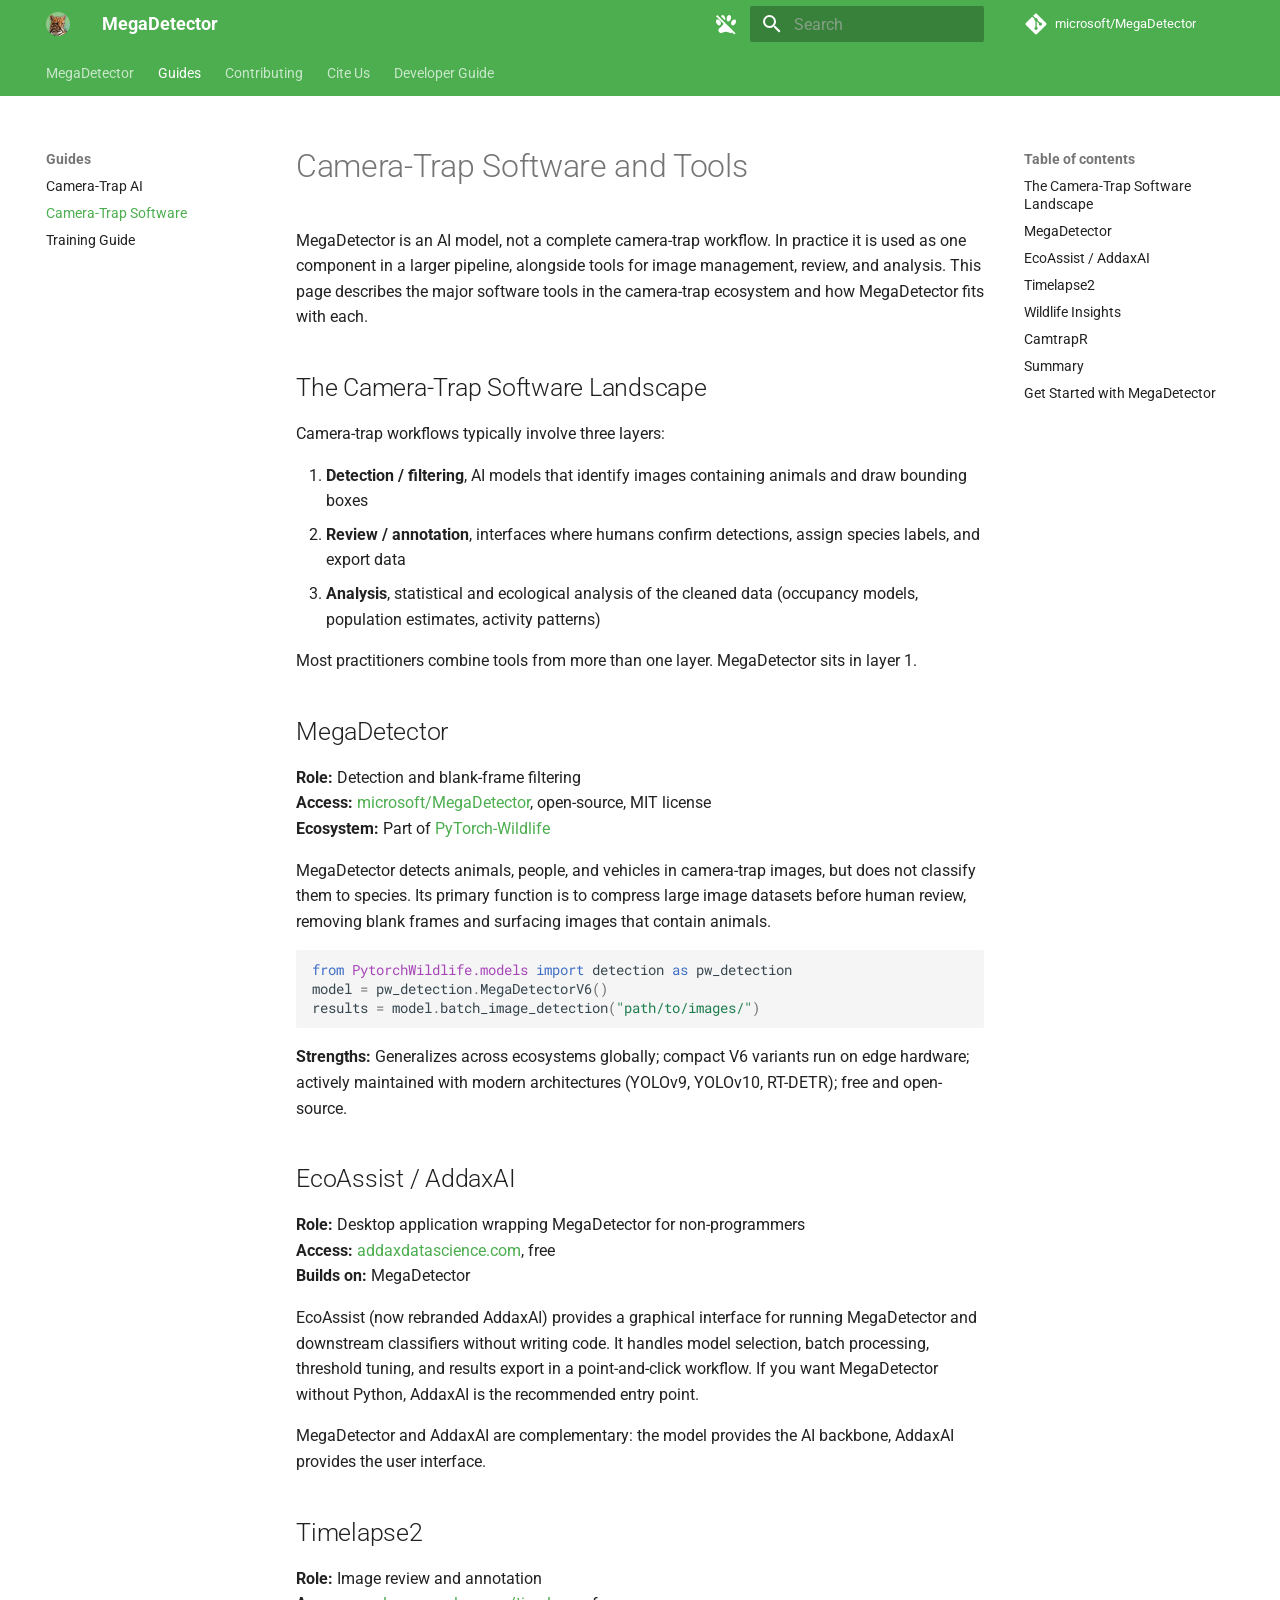
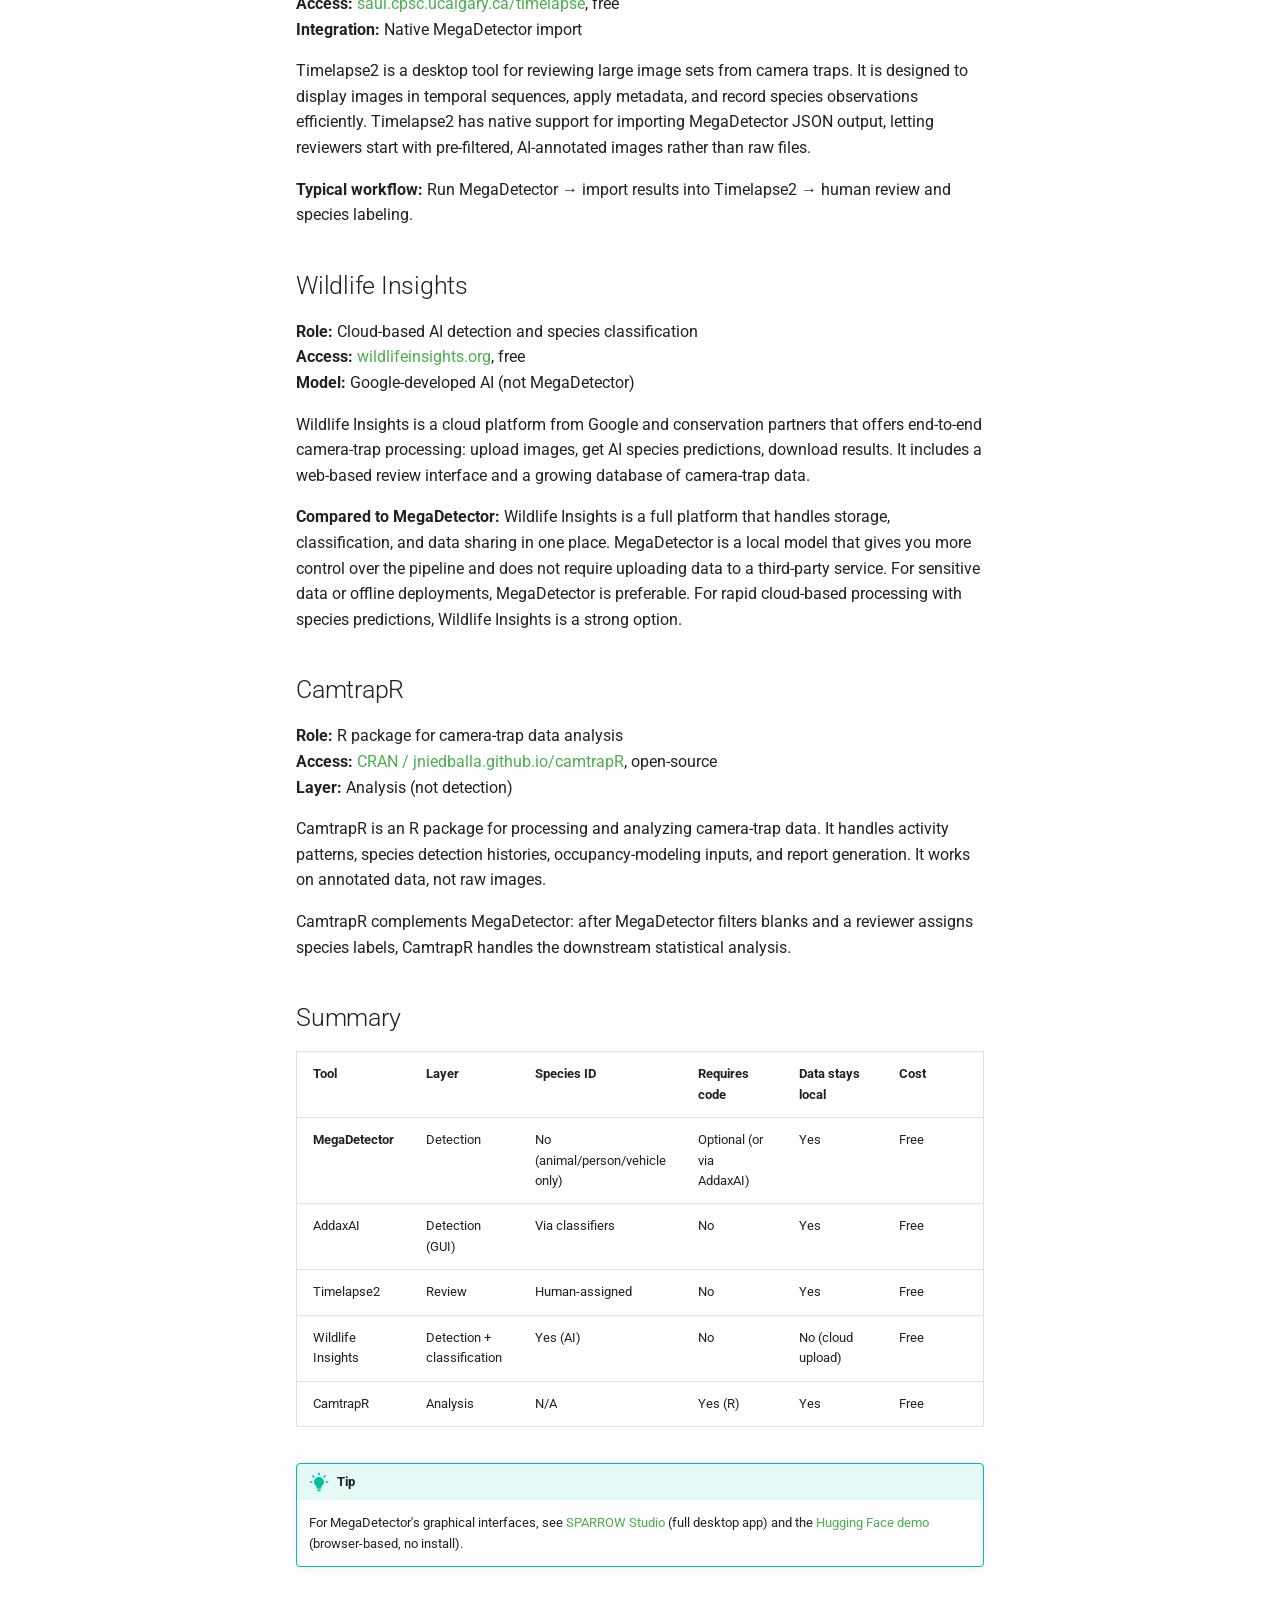
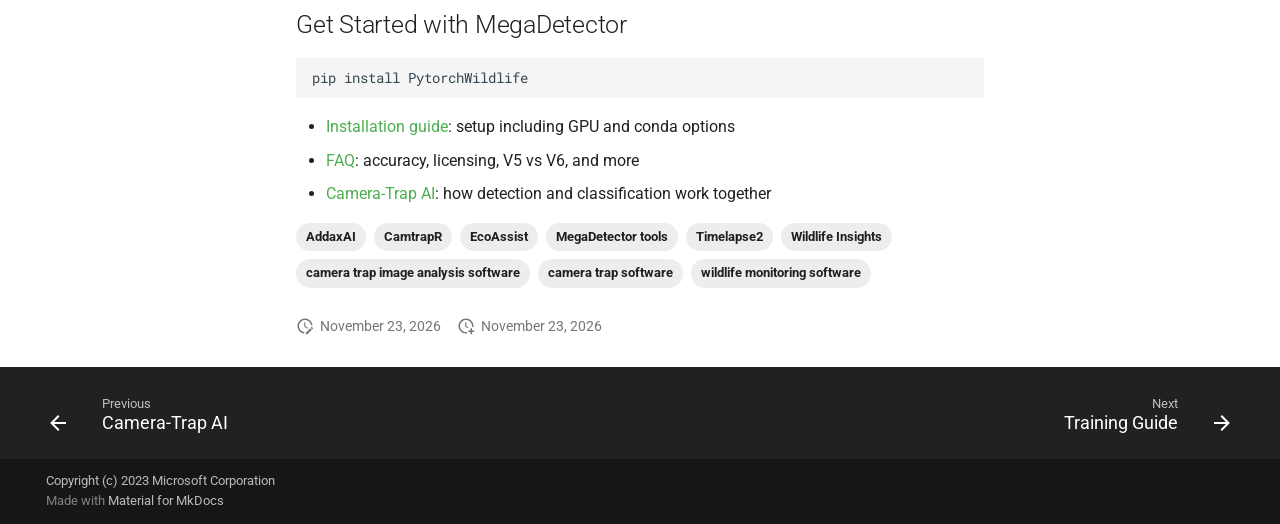
<file: camera-trap-software/index.html>
<!doctype html>
<html lang="en" class="no-js">
  <head>
    
      <meta charset="utf-8">
      <meta name="viewport" content="width=device-width,initial-scale=1">
      
        <meta name="description" content="Camera-trap software comparison: how MegaDetector compares to EcoAssist, AddaxAI, Wildlife Insights, Timelapse2, and CamtrapR for camera-trap image analysis.">
      
      
      
        <link rel="canonical" href="https://microsoft.github.io/MegaDetector/camera-trap-software/">
      
      
        <link rel="prev" href="../camera-trap-ai/">
      
      
        <link rel="next" href="../training_guide/">
      
      
        
      
      
      <link rel="icon" href="../assets/cat.png">
      <meta name="generator" content="mkdocs-1.6.1, mkdocs-material-9.7.7">
    
    
      
        <title>Camera-Trap Software Comparison: MegaDetector, EcoAssist, Wildlife Insights - MegaDetector</title>
      
    
    
      <link rel="stylesheet" href="../assets/stylesheets/main.ec1eaa64.min.css">
      
        
        <link rel="stylesheet" href="../assets/stylesheets/palette.ab4e12ef.min.css">
      
      
  
  
    
      
      
    
  
    
      
      
    
  
    
      
      
    
  
    
      
      
    
  
    
      
      
    
  
    
      
      
    
  
    
      
      
    
  
    
      
      
    
  
    
      
      
    
  
    
      
      
    
  
    
      
      
    
  
    
      
      
    
  
  
  <style>:root{--md-admonition-icon--note:url('data:image/svg+xml;charset=utf-8,%3Csvg%20xmlns%3D%22http%3A//www.w3.org/2000/svg%22%20viewBox%3D%220%200%2024%2024%22%3E%3Cpath%20d%3D%22M14%2010V4.5l5.5%205.5M5%203c-1.11%200-2%20.89-2%202v14a2%202%200%200%200%202%202h14a2%202%200%200%200%202-2V9l-6-6z%22/%3E%3C/svg%3E');--md-admonition-icon--abstract:url('data:image/svg+xml;charset=utf-8,%3Csvg%20xmlns%3D%22http%3A//www.w3.org/2000/svg%22%20viewBox%3D%220%200%2024%2024%22%3E%3Cpath%20d%3D%22M12%202a7%207%200%200%200-7%207c0%202.38%201.19%204.47%203%205.74V17a1%201%200%200%200%201%201h6a1%201%200%200%200%201-1v-2.26c1.81-1.27%203-3.36%203-5.74a7%207%200%200%200-7-7M9%2021a1%201%200%200%200%201%201h4a1%201%200%200%200%201-1v-1H9z%22/%3E%3C/svg%3E');--md-admonition-icon--info:url('data:image/svg+xml;charset=utf-8,%3Csvg%20xmlns%3D%22http%3A//www.w3.org/2000/svg%22%20viewBox%3D%220%200%2024%2024%22%3E%3Cpath%20d%3D%22M13%209h-2V7h2m0%2010h-2v-6h2m-1-9A10%2010%200%200%200%202%2012a10%2010%200%200%200%2010%2010%2010%2010%200%200%200%2010-10A10%2010%200%200%200%2012%202%22/%3E%3C/svg%3E');--md-admonition-icon--tip:url('data:image/svg+xml;charset=utf-8,%3Csvg%20xmlns%3D%22http%3A//www.w3.org/2000/svg%22%20viewBox%3D%220%200%2024%2024%22%3E%3Cpath%20d%3D%22M12%206a6%206%200%200%201%206%206c0%202.22-1.21%204.16-3%205.2V19a1%201%200%200%201-1%201h-4a1%201%200%200%201-1-1v-1.8c-1.79-1.04-3-2.98-3-5.2a6%206%200%200%201%206-6m2%2015v1a1%201%200%200%201-1%201h-2a1%201%200%200%201-1-1v-1zm6-10h3v2h-3zM1%2011h3v2H1zM13%201v3h-2V1zM4.92%203.5l2.13%202.14-1.42%201.41L3.5%204.93zm12.03%202.13%202.12-2.13%201.43%201.43-2.13%202.12z%22/%3E%3C/svg%3E');--md-admonition-icon--success:url('data:image/svg+xml;charset=utf-8,%3Csvg%20xmlns%3D%22http%3A//www.w3.org/2000/svg%22%20viewBox%3D%220%200%2024%2024%22%3E%3Cpath%20d%3D%22M12%202C6.5%202%202%206.5%202%2012s4.5%2010%2010%2010%2010-4.5%2010-10S17.5%202%2012%202m-2%2015-5-5%201.41-1.41L10%2014.17l7.59-7.59L19%208z%22/%3E%3C/svg%3E');--md-admonition-icon--question:url('data:image/svg+xml;charset=utf-8,%3Csvg%20xmlns%3D%22http%3A//www.w3.org/2000/svg%22%20viewBox%3D%220%200%2024%2024%22%3E%3Cpath%20d%3D%22m15.07%2011.25-.9.92C13.45%2012.89%2013%2013.5%2013%2015h-2v-.5c0-1.11.45-2.11%201.17-2.83l1.24-1.26c.37-.36.59-.86.59-1.41a2%202%200%200%200-2-2%202%202%200%200%200-2%202H8a4%204%200%200%201%204-4%204%204%200%200%201%204%204%203.2%203.2%200%200%201-.93%202.25M13%2019h-2v-2h2M12%202A10%2010%200%200%200%202%2012a10%2010%200%200%200%2010%2010%2010%2010%200%200%200%2010-10c0-5.53-4.5-10-10-10%22/%3E%3C/svg%3E');--md-admonition-icon--warning:url('data:image/svg+xml;charset=utf-8,%3Csvg%20xmlns%3D%22http%3A//www.w3.org/2000/svg%22%20viewBox%3D%220%200%2024%2024%22%3E%3Cpath%20d%3D%22M13%2014h-2V9h2m0%209h-2v-2h2M1%2021h22L12%202z%22/%3E%3C/svg%3E');--md-admonition-icon--failure:url('data:image/svg+xml;charset=utf-8,%3Csvg%20xmlns%3D%22http%3A//www.w3.org/2000/svg%22%20viewBox%3D%220%200%2024%2024%22%3E%3Cpath%20d%3D%22M13%2013h-2V7h2m0%2010h-2v-2h2M12%202A10%2010%200%200%200%202%2012a10%2010%200%200%200%2010%2010%2010%2010%200%200%200%2010-10A10%2010%200%200%200%2012%202%22/%3E%3C/svg%3E');--md-admonition-icon--danger:url('data:image/svg+xml;charset=utf-8,%3Csvg%20xmlns%3D%22http%3A//www.w3.org/2000/svg%22%20viewBox%3D%220%200%2024%2024%22%3E%3Cpath%20d%3D%22M13%2013h-2V7h2m-2%208h2v2h-2m4.73-14H8.27L3%208.27v7.46L8.27%2021h7.46L21%2015.73V8.27z%22/%3E%3C/svg%3E');--md-admonition-icon--bug:url('data:image/svg+xml;charset=utf-8,%3Csvg%20xmlns%3D%22http%3A//www.w3.org/2000/svg%22%20viewBox%3D%220%200%2024%2024%22%3E%3Cpath%20d%3D%22M14%2012h-4v-2h4m0%206h-4v-2h4m6-6h-2.81a6%206%200%200%200-1.82-1.96L17%204.41%2015.59%203l-2.17%202.17a6%206%200%200%200-2.83%200L8.41%203%207%204.41l1.62%201.63C7.88%206.55%207.26%207.22%206.81%208H4v2h2.09c-.05.33-.09.66-.09%201v1H4v2h2v1c0%20.34.04.67.09%201H4v2h2.81c1.04%201.79%202.97%203%205.19%203s4.15-1.21%205.19-3H20v-2h-2.09c.05-.33.09-.66.09-1v-1h2v-2h-2v-1c0-.34-.04-.67-.09-1H20z%22/%3E%3C/svg%3E');--md-admonition-icon--example:url('data:image/svg+xml;charset=utf-8,%3Csvg%20xmlns%3D%22http%3A//www.w3.org/2000/svg%22%20viewBox%3D%220%200%2024%2024%22%3E%3Cpath%20d%3D%22M7%205h14v2H7zm0%208v-2h14v2zM4%204.5A1.5%201.5%200%200%201%205.5%206%201.5%201.5%200%200%201%204%207.5%201.5%201.5%200%200%201%202.5%206%201.5%201.5%200%200%201%204%204.5m0%206A1.5%201.5%200%200%201%205.5%2012%201.5%201.5%200%200%201%204%2013.5%201.5%201.5%200%200%201%202.5%2012%201.5%201.5%200%200%201%204%2010.5M7%2019v-2h14v2zm-3-2.5A1.5%201.5%200%200%201%205.5%2018%201.5%201.5%200%200%201%204%2019.5%201.5%201.5%200%200%201%202.5%2018%201.5%201.5%200%200%201%204%2016.5%22/%3E%3C/svg%3E');--md-admonition-icon--quote:url('data:image/svg+xml;charset=utf-8,%3Csvg%20xmlns%3D%22http%3A//www.w3.org/2000/svg%22%20viewBox%3D%220%200%2024%2024%22%3E%3Cpath%20d%3D%22m10%207-2%204h3v6H5v-6l2-4zm8%200-2%204h3v6h-6v-6l2-4z%22/%3E%3C/svg%3E');}</style>



  
  
    
      
      
      
    
  
    
      
      
        
      
      
    
  
    
      
      
        
      
      
    
  
    
      
      
        
      
      
    
  
  
  <style>:root{.md-tag{--md-tag-icon:url('data:image/svg+xml;charset=utf-8,%3Csvg%20xmlns%3D%22http%3A//www.w3.org/2000/svg%22%20viewBox%3D%220%200%2024%2024%22%3E%3Cpath%20d%3D%22M5.5%207A1.5%201.5%200%200%201%204%205.5%201.5%201.5%200%200%201%205.5%204%201.5%201.5%200%200%201%207%205.5%201.5%201.5%200%200%201%205.5%207m15.91%204.58-9-9C12.05%202.22%2011.55%202%2011%202H4c-1.11%200-2%20.89-2%202v7c0%20.55.22%201.05.59%201.41l8.99%209c.37.36.87.59%201.42.59s1.05-.23%201.41-.59l7-7c.37-.36.59-.86.59-1.41%200-.56-.23-1.06-.59-1.42%22/%3E%3C/svg%3E');}.md-tag.md-tag--info{--md-tag-icon:url('data:image/svg+xml;charset=utf-8,%3Csvg%20xmlns%3D%22http%3A//www.w3.org/2000/svg%22%20viewBox%3D%220%200%2024%2024%22%3E%3Cpath%20d%3D%22M13%209h-2V7h2m0%2010h-2v-6h2m-1-9A10%2010%200%200%200%202%2012a10%2010%200%200%200%2010%2010%2010%2010%200%200%200%2010-10A10%2010%200%200%200%2012%202%22/%3E%3C/svg%3E');}.md-tag.md-tag--warning{--md-tag-icon:url('data:image/svg+xml;charset=utf-8,%3Csvg%20xmlns%3D%22http%3A//www.w3.org/2000/svg%22%20viewBox%3D%220%200%2024%2024%22%3E%3Cpath%20d%3D%22M13%2014h-2V9h2m0%209h-2v-2h2M1%2021h22L12%202z%22/%3E%3C/svg%3E');}.md-tag.md-tag--danger{--md-tag-icon:url('data:image/svg+xml;charset=utf-8,%3Csvg%20xmlns%3D%22http%3A//www.w3.org/2000/svg%22%20viewBox%3D%220%200%2024%2024%22%3E%3Cpath%20d%3D%22M13%2013h-2V7h2m-2%208h2v2h-2m4.73-14H8.27L3%208.27v7.46L8.27%2021h7.46L21%2015.73V8.27z%22/%3E%3C/svg%3E');}}</style>

    
    
      
    
    
      
        
        
        <link rel="preconnect" href="https://fonts.gstatic.com" crossorigin>
        <link rel="stylesheet" href="https://fonts.googleapis.com/css?family=Roboto:300,300i,400,400i,700,700i%7CRoboto+Mono:400,400i,700,700i&display=fallback">
        <style>:root{--md-text-font:"Roboto";--md-code-font:"Roboto Mono"}</style>
      
    
    
    <script>__md_scope=new URL("..",location),__md_hash=e=>[...e].reduce(((e,_)=>(e<<5)-e+_.charCodeAt(0)),0),__md_get=(e,_=localStorage,t=__md_scope)=>JSON.parse(_.getItem(t.pathname+"."+e)),__md_set=(e,_,t=localStorage,a=__md_scope)=>{try{t.setItem(a.pathname+"."+e,JSON.stringify(_))}catch(e){}}</script>
    
      

    
    
  <meta property="og:type" content="website">
  <meta property="og:site_name" content="MegaDetector">
  <meta property="og:title" content="Camera-Trap Software Comparison: MegaDetector, EcoAssist, Wildlife Insights">
  <meta property="og:description" content="Camera-trap software comparison: how MegaDetector compares to EcoAssist, AddaxAI, Wildlife Insights, Timelapse2, and CamtrapR for camera-trap image analysis.">
  <meta property="og:url" content="https://microsoft.github.io/MegaDetector/camera-trap-software/">
  <meta property="og:image" content="https://microsoft.github.io/MegaDetector/assets/megadetector-banner.png">
  <meta property="og:image:alt" content="MegaDetector: open-source camera-trap AI from the Microsoft AI for Good Lab">
  <meta name="twitter:card" content="summary_large_image">
  <meta name="twitter:title" content="Camera-Trap Software Comparison: MegaDetector, EcoAssist, Wildlife Insights">
  <meta name="twitter:description" content="Camera-trap software comparison: how MegaDetector compares to EcoAssist, AddaxAI, Wildlife Insights, Timelapse2, and CamtrapR for camera-trap image analysis.">
  <meta name="twitter:image" content="https://microsoft.github.io/MegaDetector/assets/megadetector-banner.png">
  <meta name="twitter:image:alt" content="MegaDetector: open-source camera-trap AI from the Microsoft AI for Good Lab"><script type="application/ld+json">{"@context": "https://schema.org", "@type": "BreadcrumbList", "itemListElement": [{"@type": "ListItem", "item": "https://microsoft.github.io/MegaDetector/", "name": "MegaDetector", "position": 1}, {"@type": "ListItem", "item": "https://microsoft.github.io/MegaDetector/camera-trap-software/", "name": "Camera-Trap Software", "position": 2}]}</script>

  </head>
  
  
    
    
      
    
    
    
    
    <body dir="ltr" data-md-color-scheme="default" data-md-color-primary="green" data-md-color-accent="deep-orange">
  
    
    <input class="md-toggle" data-md-toggle="drawer" type="checkbox" id="__drawer" autocomplete="off">
    <input class="md-toggle" data-md-toggle="search" type="checkbox" id="__search" autocomplete="off">
    <label class="md-overlay" for="__drawer"></label>
    <div data-md-component="skip">
      
        
        <a href="#camera-trap-software-and-tools" class="md-skip">
          Skip to content
        </a>
      
    </div>
    <div data-md-component="announce">
      
    </div>
    
    
      

<header class="md-header" data-md-component="header">
  <nav class="md-header__inner md-grid" aria-label="Header">
    <a href=".." title="MegaDetector" class="md-header__button md-logo" aria-label="MegaDetector" data-md-component="logo">
      
  <img src="../assets/cat.png" alt="logo">

    </a>
    <label class="md-header__button md-icon" for="__drawer">
      
      <svg xmlns="http://www.w3.org/2000/svg" viewBox="0 0 24 24"><path d="M3 6h18v2H3zm0 5h18v2H3zm0 5h18v2H3z"/></svg>
    </label>
    <div class="md-header__title" data-md-component="header-title">
      <div class="md-header__ellipsis">
        <div class="md-header__topic">
          <span class="md-ellipsis">
            MegaDetector
          </span>
        </div>
        <div class="md-header__topic" data-md-component="header-topic">
          <span class="md-ellipsis">
            
              Camera-Trap Software Comparison: MegaDetector, EcoAssist, Wildlife Insights
            
          </span>
        </div>
      </div>
    </div>
    
      
        <form class="md-header__option" data-md-component="palette">
  
    
    
    
    <input class="md-option" data-md-color-media="(prefers-color-scheme: light)" data-md-color-scheme="default" data-md-color-primary="green" data-md-color-accent="deep-orange"  aria-label="Switch to dark mode"  type="radio" name="__palette" id="__palette_0">
    
      <label class="md-header__button md-icon" title="Switch to dark mode" for="__palette_1" hidden>
        <svg xmlns="http://www.w3.org/2000/svg" viewBox="0 0 24 24"><path d="M2 4.27 3.28 3 21.5 21.22l-1.27 1.28-2-2c-.14.1-.29.18-.44.25-1.79.82-3.91-.88-5.9-.88s-4.13 1.77-5.89.88c-1-.49-1.69-1.79-1.56-2.87.18-1.49 1.97-2.29 3.03-3.38.74-.73 1.37-1.81 2.08-2.68zM8.35 3c1.18-.17 2.43 1.12 2.79 2.9.18.85.12 1.66-.14 2.29L7.03 4.2c.26-.65.72-1.1 1.32-1.2m7.15 0c1.19.19 1.85 1.77 1.5 3.54-.38 1.78-1.63 3.07-2.81 2.89-1.19-.18-1.84-1.76-1.47-3.53.36-1.78 1.61-3.07 2.78-2.9M3 7.6c1.14-.49 2.69.4 3.5 1.95.76 1.58.5 3.24-.63 3.73s-2.67-.39-3.46-1.96S1.9 8.08 3 7.6m18 0c1.1.48 1.38 2.15.59 3.72s-2.33 2.45-3.46 1.96-1.39-2.15-.63-3.73C18.31 8 19.86 7.11 21 7.6"/></svg>
      </label>
    
  
    
    
    
    <input class="md-option" data-md-color-media="(prefers-color-scheme: dark)" data-md-color-scheme="slate" data-md-color-primary="teal" data-md-color-accent="deep-orange"  aria-label="Switch to light mode"  type="radio" name="__palette" id="__palette_1">
    
      <label class="md-header__button md-icon" title="Switch to light mode" for="__palette_0" hidden>
        <svg xmlns="http://www.w3.org/2000/svg" viewBox="0 0 24 24"><path d="M8.35 3c1.18-.17 2.43 1.12 2.79 2.9.36 1.77-.29 3.35-1.47 3.53-1.17.18-2.43-1.11-2.8-2.89-.37-1.77.3-3.35 1.48-3.54m7.15 0c1.19.19 1.85 1.77 1.5 3.54-.38 1.78-1.63 3.07-2.81 2.89-1.19-.18-1.84-1.76-1.47-3.53.36-1.78 1.61-3.07 2.78-2.9M3 7.6c1.14-.49 2.69.4 3.5 1.95.76 1.58.5 3.24-.63 3.73s-2.67-.39-3.46-1.96S1.9 8.08 3 7.6m18 0c1.1.48 1.38 2.15.59 3.72s-2.33 2.45-3.46 1.96-1.39-2.15-.63-3.73C18.31 8 19.86 7.11 21 7.6m-1.67 10.78c.04.94-.68 1.98-1.54 2.37-1.79.82-3.91-.88-5.9-.88s-4.13 1.77-5.89.88c-1-.49-1.69-1.79-1.56-2.87.18-1.49 1.97-2.29 3.03-3.38 1.41-1.41 2.41-4.06 4.42-4.06 2 0 3.06 2.61 4.41 4.06 1.11 1.22 2.96 2.25 3.03 3.88"/></svg>
      </label>
    
  
</form>
      
    
    
      <script>var palette=__md_get("__palette");if(palette&&palette.color){if("(prefers-color-scheme)"===palette.color.media){var media=matchMedia("(prefers-color-scheme: light)"),input=document.querySelector(media.matches?"[data-md-color-media='(prefers-color-scheme: light)']":"[data-md-color-media='(prefers-color-scheme: dark)']");palette.color.media=input.getAttribute("data-md-color-media"),palette.color.scheme=input.getAttribute("data-md-color-scheme"),palette.color.primary=input.getAttribute("data-md-color-primary"),palette.color.accent=input.getAttribute("data-md-color-accent")}for(var[key,value]of Object.entries(palette.color))document.body.setAttribute("data-md-color-"+key,value)}</script>
    
    
    
      
      
        <label class="md-header__button md-icon" for="__search">
          
          <svg xmlns="http://www.w3.org/2000/svg" viewBox="0 0 24 24"><path d="M9.5 3A6.5 6.5 0 0 1 16 9.5c0 1.61-.59 3.09-1.56 4.23l.27.27h.79l5 5-1.5 1.5-5-5v-.79l-.27-.27A6.52 6.52 0 0 1 9.5 16 6.5 6.5 0 0 1 3 9.5 6.5 6.5 0 0 1 9.5 3m0 2C7 5 5 7 5 9.5S7 14 9.5 14 14 12 14 9.5 12 5 9.5 5"/></svg>
        </label>
        <div class="md-search" data-md-component="search" role="dialog">
  <label class="md-search__overlay" for="__search"></label>
  <div class="md-search__inner" role="search">
    <form class="md-search__form" name="search">
      <input type="text" class="md-search__input" name="query" aria-label="Search" placeholder="Search" autocapitalize="off" autocorrect="off" autocomplete="off" spellcheck="false" data-md-component="search-query" required>
      <label class="md-search__icon md-icon" for="__search">
        
        <svg xmlns="http://www.w3.org/2000/svg" viewBox="0 0 24 24"><path d="M9.5 3A6.5 6.5 0 0 1 16 9.5c0 1.61-.59 3.09-1.56 4.23l.27.27h.79l5 5-1.5 1.5-5-5v-.79l-.27-.27A6.52 6.52 0 0 1 9.5 16 6.5 6.5 0 0 1 3 9.5 6.5 6.5 0 0 1 9.5 3m0 2C7 5 5 7 5 9.5S7 14 9.5 14 14 12 14 9.5 12 5 9.5 5"/></svg>
        
        <svg xmlns="http://www.w3.org/2000/svg" viewBox="0 0 24 24"><path d="M20 11v2H8l5.5 5.5-1.42 1.42L4.16 12l7.92-7.92L13.5 5.5 8 11z"/></svg>
      </label>
      <nav class="md-search__options" aria-label="Search">
        
          <a href="javascript:void(0)" class="md-search__icon md-icon" title="Share" aria-label="Share" data-clipboard data-clipboard-text="" data-md-component="search-share" tabindex="-1">
            
            <svg xmlns="http://www.w3.org/2000/svg" viewBox="0 0 24 24"><path d="M18 16.08c-.76 0-1.44.3-1.96.77L8.91 12.7c.05-.23.09-.46.09-.7s-.04-.47-.09-.7l7.05-4.11c.54.5 1.25.81 2.04.81a3 3 0 0 0 3-3 3 3 0 0 0-3-3 3 3 0 0 0-3 3c0 .24.04.47.09.7L8.04 9.81C7.5 9.31 6.79 9 6 9a3 3 0 0 0-3 3 3 3 0 0 0 3 3c.79 0 1.5-.31 2.04-.81l7.12 4.15c-.05.21-.08.43-.08.66 0 1.61 1.31 2.91 2.92 2.91s2.92-1.3 2.92-2.91A2.92 2.92 0 0 0 18 16.08"/></svg>
          </a>
        
        <button type="reset" class="md-search__icon md-icon" title="Clear" aria-label="Clear" tabindex="-1">
          
          <svg xmlns="http://www.w3.org/2000/svg" viewBox="0 0 24 24"><path d="M19 6.41 17.59 5 12 10.59 6.41 5 5 6.41 10.59 12 5 17.59 6.41 19 12 13.41 17.59 19 19 17.59 13.41 12z"/></svg>
        </button>
      </nav>
      
        <div class="md-search__suggest" data-md-component="search-suggest"></div>
      
    </form>
    <div class="md-search__output">
      <div class="md-search__scrollwrap" tabindex="0" data-md-scrollfix>
        <div class="md-search-result" data-md-component="search-result">
          <div class="md-search-result__meta">
            Initializing search
          </div>
          <ol class="md-search-result__list" role="presentation"></ol>
        </div>
      </div>
    </div>
  </div>
</div>
      
    
    
      <div class="md-header__source">
        <a href="https://github.com/microsoft/MegaDetector" title="Go to repository" class="md-source" data-md-component="source">
  <div class="md-source__icon md-icon">
    
    <svg xmlns="http://www.w3.org/2000/svg" viewBox="0 0 448 512"><!--! Font Awesome Free 7.1.0 by @fontawesome - https://fontawesome.com License - https://fontawesome.com/license/free (Icons: CC BY 4.0, Fonts: SIL OFL 1.1, Code: MIT License) Copyright 2025 Fonticons, Inc.--><path d="M439.6 236.1 244 40.5c-5.4-5.5-12.8-8.5-20.4-8.5s-15 3-20.4 8.4L162.5 81l51.5 51.5c27.1-9.1 52.7 16.8 43.4 43.7l49.7 49.7c34.2-11.8 61.2 31 35.5 56.7-26.5 26.5-70.2-2.9-56-37.3L240.3 199v121.9c25.3 12.5 22.3 41.8 9.1 55-6.4 6.4-15.2 10.1-24.3 10.1s-17.8-3.6-24.3-10.1c-17.6-17.6-11.1-46.9 11.2-56v-123c-20.8-8.5-24.6-30.7-18.6-45L142.6 101 8.5 235.1C3 240.6 0 247.9 0 255.5s3 15 8.5 20.4l195.6 195.7c5.4 5.4 12.7 8.4 20.4 8.4s15-3 20.4-8.4l194.7-194.7c5.4-5.4 8.4-12.8 8.4-20.4s-3-15-8.4-20.4"/></svg>
  </div>
  <div class="md-source__repository">
    microsoft/MegaDetector
  </div>
</a>
      </div>
    
  </nav>
  
</header>
    
    <div class="md-container" data-md-component="container">
      
      
        
          
            
<nav class="md-tabs" aria-label="Tabs" data-md-component="tabs">
  <div class="md-grid">
    <ul class="md-tabs__list">
      
        
  
  
  
  
    
    
      <li class="md-tabs__item">
        <a href=".." class="md-tabs__link">
          
  
  
  MegaDetector

        </a>
      </li>
    
  

      
        
  
  
  
    
  
  
    
    
      <li class="md-tabs__item md-tabs__item--active">
        <a href="../camera-trap-ai/" class="md-tabs__link">
          
  
  
  Guides

        </a>
      </li>
    
  

      
        
  
  
  
  
    <li class="md-tabs__item">
      <a href="../contributing/" class="md-tabs__link">
        
  
  
    
  
  Contributing

      </a>
    </li>
  

      
        
  
  
  
  
    <li class="md-tabs__item">
      <a href="../cite/" class="md-tabs__link">
        
  
  
    
  
  Cite Us

      </a>
    </li>
  

      
        
  
  
  
  
    
    
      <li class="md-tabs__item">
        <a href="../build_mkdocs/" class="md-tabs__link">
          
  
  
  Developer Guide

        </a>
      </li>
    
  

      
    </ul>
  </div>
</nav>
          
        
      
      <main class="md-main" data-md-component="main">
        <div class="md-main__inner md-grid">
          
            
              
              <div class="md-sidebar md-sidebar--primary" data-md-component="sidebar" data-md-type="navigation" >
                <div class="md-sidebar__scrollwrap">
                  <div class="md-sidebar__inner">
                    


  


<nav class="md-nav md-nav--primary md-nav--lifted" aria-label="Navigation" data-md-level="0">
  <label class="md-nav__title" for="__drawer">
    <a href=".." title="MegaDetector" class="md-nav__button md-logo" aria-label="MegaDetector" data-md-component="logo">
      
  <img src="../assets/cat.png" alt="logo">

    </a>
    MegaDetector
  </label>
  
    <div class="md-nav__source">
      <a href="https://github.com/microsoft/MegaDetector" title="Go to repository" class="md-source" data-md-component="source">
  <div class="md-source__icon md-icon">
    
    <svg xmlns="http://www.w3.org/2000/svg" viewBox="0 0 448 512"><!--! Font Awesome Free 7.1.0 by @fontawesome - https://fontawesome.com License - https://fontawesome.com/license/free (Icons: CC BY 4.0, Fonts: SIL OFL 1.1, Code: MIT License) Copyright 2025 Fonticons, Inc.--><path d="M439.6 236.1 244 40.5c-5.4-5.5-12.8-8.5-20.4-8.5s-15 3-20.4 8.4L162.5 81l51.5 51.5c27.1-9.1 52.7 16.8 43.4 43.7l49.7 49.7c34.2-11.8 61.2 31 35.5 56.7-26.5 26.5-70.2-2.9-56-37.3L240.3 199v121.9c25.3 12.5 22.3 41.8 9.1 55-6.4 6.4-15.2 10.1-24.3 10.1s-17.8-3.6-24.3-10.1c-17.6-17.6-11.1-46.9 11.2-56v-123c-20.8-8.5-24.6-30.7-18.6-45L142.6 101 8.5 235.1C3 240.6 0 247.9 0 255.5s3 15 8.5 20.4l195.6 195.7c5.4 5.4 12.7 8.4 20.4 8.4s15-3 20.4-8.4l194.7-194.7c5.4-5.4 8.4-12.8 8.4-20.4s-3-15-8.4-20.4"/></svg>
  </div>
  <div class="md-source__repository">
    microsoft/MegaDetector
  </div>
</a>
    </div>
  
  <ul class="md-nav__list" data-md-scrollfix>
    
      
      
  
  
  
  
    
    
    
    
      
      
        
      
    
    
    <li class="md-nav__item md-nav__item--nested">
      
        
        
        <input class="md-nav__toggle md-toggle " type="checkbox" id="__nav_1" >
        
          
          <label class="md-nav__link" for="__nav_1" id="__nav_1_label" tabindex="0">
            
  
  
  <span class="md-ellipsis">
    
  
    MegaDetector
  

    
  </span>
  
  

            <span class="md-nav__icon md-icon"></span>
          </label>
        
        <nav class="md-nav" data-md-level="1" aria-labelledby="__nav_1_label" aria-expanded="false">
          <label class="md-nav__title" for="__nav_1">
            <span class="md-nav__icon md-icon"></span>
            
  
    MegaDetector
  

          </label>
          <ul class="md-nav__list" data-md-scrollfix>
            
              
                
  
  
  
  
    <li class="md-nav__item">
      <a href=".." class="md-nav__link">
        
  
  
  <span class="md-ellipsis">
    
  
    Overview
  

    
  </span>
  
  

      </a>
    </li>
  

              
            
              
                
  
  
  
  
    <li class="md-nav__item">
      <a href="../installation/" class="md-nav__link">
        
  
  
  <span class="md-ellipsis">
    
  
    Installation
  

    
  </span>
  
  

      </a>
    </li>
  

              
            
              
                
  
  
  
  
    <li class="md-nav__item">
      <a href="../model_zoo/" class="md-nav__link">
        
  
  
  <span class="md-ellipsis">
    
  
    Model Zoo
  

    
  </span>
  
  

      </a>
    </li>
  

              
            
              
                
  
  
  
  
    <li class="md-nav__item">
      <a href="../cli/" class="md-nav__link">
        
  
  
  <span class="md-ellipsis">
    
  
    CLI
  

    
  </span>
  
  

      </a>
    </li>
  

              
            
              
                
  
  
  
  
    <li class="md-nav__item">
      <a href="../output_format/" class="md-nav__link">
        
  
  
  <span class="md-ellipsis">
    
  
    Output Format
  

    
  </span>
  
  

      </a>
    </li>
  

              
            
              
                
  
  
  
  
    <li class="md-nav__item">
      <a href="../faq/" class="md-nav__link">
        
  
  
  <span class="md-ellipsis">
    
  
    FAQ
  

    
  </span>
  
  

      </a>
    </li>
  

              
            
              
                
  
  
  
  
    <li class="md-nav__item">
      <a href="../tags/" class="md-nav__link">
        
  
  
  <span class="md-ellipsis">
    
  
    Tags
  

    
  </span>
  
  

      </a>
    </li>
  

              
            
          </ul>
        </nav>
      
    </li>
  

    
      
      
  
  
    
  
  
  
    
    
    
    
      
        
        
      
      
        
      
    
    
    <li class="md-nav__item md-nav__item--active md-nav__item--section md-nav__item--nested">
      
        
        
        <input class="md-nav__toggle md-toggle " type="checkbox" id="__nav_2" checked>
        
          
          <label class="md-nav__link" for="__nav_2" id="__nav_2_label" tabindex="">
            
  
  
  <span class="md-ellipsis">
    
  
    Guides
  

    
  </span>
  
  

            <span class="md-nav__icon md-icon"></span>
          </label>
        
        <nav class="md-nav" data-md-level="1" aria-labelledby="__nav_2_label" aria-expanded="true">
          <label class="md-nav__title" for="__nav_2">
            <span class="md-nav__icon md-icon"></span>
            
  
    Guides
  

          </label>
          <ul class="md-nav__list" data-md-scrollfix>
            
              
                
  
  
  
  
    <li class="md-nav__item">
      <a href="../camera-trap-ai/" class="md-nav__link">
        
  
  
  <span class="md-ellipsis">
    
  
    Camera-Trap AI
  

    
  </span>
  
  

      </a>
    </li>
  

              
            
              
                
  
  
    
  
  
  
    <li class="md-nav__item md-nav__item--active">
      
      <input class="md-nav__toggle md-toggle" type="checkbox" id="__toc">
      
      
        
      
      
        <label class="md-nav__link md-nav__link--active" for="__toc">
          
  
  
  <span class="md-ellipsis">
    
  
    Camera-Trap Software
  

    
  </span>
  
  

          <span class="md-nav__icon md-icon"></span>
        </label>
      
      <a href="./" class="md-nav__link md-nav__link--active">
        
  
  
  <span class="md-ellipsis">
    
  
    Camera-Trap Software
  

    
  </span>
  
  

      </a>
      
        

<nav class="md-nav md-nav--secondary" aria-label="Table of contents">
  
  
  
    
  
  
    <label class="md-nav__title" for="__toc">
      <span class="md-nav__icon md-icon"></span>
      Table of contents
    </label>
    <ul class="md-nav__list" data-md-component="toc" data-md-scrollfix>
      
        <li class="md-nav__item">
  <a href="#the-camera-trap-software-landscape" class="md-nav__link">
    <span class="md-ellipsis">
      
        The Camera-Trap Software Landscape
      
    </span>
  </a>
  
</li>
      
        <li class="md-nav__item">
  <a href="#megadetector" class="md-nav__link">
    <span class="md-ellipsis">
      
        MegaDetector
      
    </span>
  </a>
  
</li>
      
        <li class="md-nav__item">
  <a href="#ecoassist-addaxai" class="md-nav__link">
    <span class="md-ellipsis">
      
        EcoAssist / AddaxAI
      
    </span>
  </a>
  
</li>
      
        <li class="md-nav__item">
  <a href="#timelapse2" class="md-nav__link">
    <span class="md-ellipsis">
      
        Timelapse2
      
    </span>
  </a>
  
</li>
      
        <li class="md-nav__item">
  <a href="#wildlife-insights" class="md-nav__link">
    <span class="md-ellipsis">
      
        Wildlife Insights
      
    </span>
  </a>
  
</li>
      
        <li class="md-nav__item">
  <a href="#camtrapr" class="md-nav__link">
    <span class="md-ellipsis">
      
        CamtrapR
      
    </span>
  </a>
  
</li>
      
        <li class="md-nav__item">
  <a href="#summary" class="md-nav__link">
    <span class="md-ellipsis">
      
        Summary
      
    </span>
  </a>
  
</li>
      
        <li class="md-nav__item">
  <a href="#get-started-with-megadetector" class="md-nav__link">
    <span class="md-ellipsis">
      
        Get Started with MegaDetector
      
    </span>
  </a>
  
</li>
      
    </ul>
  
</nav>
      
    </li>
  

              
            
              
                
  
  
  
  
    <li class="md-nav__item">
      <a href="../training_guide/" class="md-nav__link">
        
  
  
  <span class="md-ellipsis">
    
  
    Training Guide
  

    
  </span>
  
  

      </a>
    </li>
  

              
            
          </ul>
        </nav>
      
    </li>
  

    
      
      
  
  
  
  
    <li class="md-nav__item">
      <a href="../contributing/" class="md-nav__link">
        
  
  
  <span class="md-ellipsis">
    
  
    Contributing
  

    
  </span>
  
  

      </a>
    </li>
  

    
      
      
  
  
  
  
    <li class="md-nav__item">
      <a href="../cite/" class="md-nav__link">
        
  
  
  <span class="md-ellipsis">
    
  
    Cite Us
  

    
  </span>
  
  

      </a>
    </li>
  

    
      
      
  
  
  
  
    
    
    
    
      
      
        
      
    
    
    <li class="md-nav__item md-nav__item--nested">
      
        
        
        <input class="md-nav__toggle md-toggle " type="checkbox" id="__nav_5" >
        
          
          <label class="md-nav__link" for="__nav_5" id="__nav_5_label" tabindex="0">
            
  
  
  <span class="md-ellipsis">
    
  
    Developer Guide
  

    
  </span>
  
  

            <span class="md-nav__icon md-icon"></span>
          </label>
        
        <nav class="md-nav" data-md-level="1" aria-labelledby="__nav_5_label" aria-expanded="false">
          <label class="md-nav__title" for="__nav_5">
            <span class="md-nav__icon md-icon"></span>
            
  
    Developer Guide
  

          </label>
          <ul class="md-nav__list" data-md-scrollfix>
            
              
                
  
  
  
  
    <li class="md-nav__item">
      <a href="../build_mkdocs/" class="md-nav__link">
        
  
  
  <span class="md-ellipsis">
    
  
    Build the Docs
  

    
  </span>
  
  

      </a>
    </li>
  

              
            
              
                
  
  
  
  
    <li class="md-nav__item">
      <a href="../architecture/" class="md-nav__link">
        
  
  
  <span class="md-ellipsis">
    
  
    Repository Architecture
  

    
  </span>
  
  

      </a>
    </li>
  

              
            
          </ul>
        </nav>
      
    </li>
  

    
  </ul>
</nav>
                  </div>
                </div>
              </div>
            
            
              
              <div class="md-sidebar md-sidebar--secondary" data-md-component="sidebar" data-md-type="toc" >
                <div class="md-sidebar__scrollwrap">
                  <div class="md-sidebar__inner">
                    

<nav class="md-nav md-nav--secondary" aria-label="Table of contents">
  
  
  
    
  
  
    <label class="md-nav__title" for="__toc">
      <span class="md-nav__icon md-icon"></span>
      Table of contents
    </label>
    <ul class="md-nav__list" data-md-component="toc" data-md-scrollfix>
      
        <li class="md-nav__item">
  <a href="#the-camera-trap-software-landscape" class="md-nav__link">
    <span class="md-ellipsis">
      
        The Camera-Trap Software Landscape
      
    </span>
  </a>
  
</li>
      
        <li class="md-nav__item">
  <a href="#megadetector" class="md-nav__link">
    <span class="md-ellipsis">
      
        MegaDetector
      
    </span>
  </a>
  
</li>
      
        <li class="md-nav__item">
  <a href="#ecoassist-addaxai" class="md-nav__link">
    <span class="md-ellipsis">
      
        EcoAssist / AddaxAI
      
    </span>
  </a>
  
</li>
      
        <li class="md-nav__item">
  <a href="#timelapse2" class="md-nav__link">
    <span class="md-ellipsis">
      
        Timelapse2
      
    </span>
  </a>
  
</li>
      
        <li class="md-nav__item">
  <a href="#wildlife-insights" class="md-nav__link">
    <span class="md-ellipsis">
      
        Wildlife Insights
      
    </span>
  </a>
  
</li>
      
        <li class="md-nav__item">
  <a href="#camtrapr" class="md-nav__link">
    <span class="md-ellipsis">
      
        CamtrapR
      
    </span>
  </a>
  
</li>
      
        <li class="md-nav__item">
  <a href="#summary" class="md-nav__link">
    <span class="md-ellipsis">
      
        Summary
      
    </span>
  </a>
  
</li>
      
        <li class="md-nav__item">
  <a href="#get-started-with-megadetector" class="md-nav__link">
    <span class="md-ellipsis">
      
        Get Started with MegaDetector
      
    </span>
  </a>
  
</li>
      
    </ul>
  
</nav>
                  </div>
                </div>
              </div>
            
          
          
            <div class="md-content" data-md-component="content">
              
                




              
              <article class="md-content__inner md-typeset">
                
                  
  
  


<h1 id="camera-trap-software-and-tools">Camera-Trap Software and Tools<a class="headerlink" href="#camera-trap-software-and-tools" title="Permanent link">&para;</a></h1>
<p>MegaDetector is an AI model, not a complete camera-trap workflow. In practice it is used as one component in a larger pipeline, alongside tools for image management, review, and analysis. This page describes the major software tools in the camera-trap ecosystem and how MegaDetector fits with each.</p>
<h2 id="the-camera-trap-software-landscape">The Camera-Trap Software Landscape<a class="headerlink" href="#the-camera-trap-software-landscape" title="Permanent link">&para;</a></h2>
<p>Camera-trap workflows typically involve three layers:</p>
<ol>
<li><strong>Detection / filtering</strong>, AI models that identify images containing animals and draw bounding boxes</li>
<li><strong>Review / annotation</strong>, interfaces where humans confirm detections, assign species labels, and export data</li>
<li><strong>Analysis</strong>, statistical and ecological analysis of the cleaned data (occupancy models, population estimates, activity patterns)</li>
</ol>
<p>Most practitioners combine tools from more than one layer. MegaDetector sits in layer 1.</p>
<h2 id="megadetector">MegaDetector<a class="headerlink" href="#megadetector" title="Permanent link">&para;</a></h2>
<p><strong>Role:</strong> Detection and blank-frame filtering<br />
<strong>Access:</strong> <a href="https://github.com/microsoft/MegaDetector">microsoft/MegaDetector</a>, open-source, MIT license<br />
<strong>Ecosystem:</strong> Part of <a href="https://github.com/microsoft/Pytorch-Wildlife">PyTorch-Wildlife</a></p>
<p>MegaDetector detects animals, people, and vehicles in camera-trap images, but does not classify them to species. Its primary function is to compress large image datasets before human review, removing blank frames and surfacing images that contain animals.</p>
<div class="language-python highlight"><pre><span></span><code><span id="__span-0-1"><a id="__codelineno-0-1" name="__codelineno-0-1" href="#__codelineno-0-1"></a><span class="kn">from</span><span class="w"> </span><span class="nn">PytorchWildlife.models</span><span class="w"> </span><span class="kn">import</span> <span class="n">detection</span> <span class="k">as</span> <span class="n">pw_detection</span>
</span><span id="__span-0-2"><a id="__codelineno-0-2" name="__codelineno-0-2" href="#__codelineno-0-2"></a><span class="n">model</span> <span class="o">=</span> <span class="n">pw_detection</span><span class="o">.</span><span class="n">MegaDetectorV6</span><span class="p">()</span>
</span><span id="__span-0-3"><a id="__codelineno-0-3" name="__codelineno-0-3" href="#__codelineno-0-3"></a><span class="n">results</span> <span class="o">=</span> <span class="n">model</span><span class="o">.</span><span class="n">batch_image_detection</span><span class="p">(</span><span class="s2">"path/to/images/"</span><span class="p">)</span>
</span></code></pre></div>
<p><strong>Strengths:</strong> Generalizes across ecosystems globally; compact V6 variants run on edge hardware; actively maintained with modern architectures (YOLOv9, YOLOv10, RT-DETR); free and open-source.</p>
<h2 id="ecoassist-addaxai">EcoAssist / AddaxAI<a class="headerlink" href="#ecoassist-addaxai" title="Permanent link">&para;</a></h2>
<p><strong>Role:</strong> Desktop application wrapping MegaDetector for non-programmers<br />
<strong>Access:</strong> <a href="https://addaxdatascience.com/">addaxdatascience.com</a>, free<br />
<strong>Builds on:</strong> MegaDetector</p>
<p>EcoAssist (now rebranded AddaxAI) provides a graphical interface for running MegaDetector and downstream classifiers without writing code. It handles model selection, batch processing, threshold tuning, and results export in a point-and-click workflow. If you want MegaDetector without Python, AddaxAI is the recommended entry point.</p>
<p>MegaDetector and AddaxAI are complementary: the model provides the AI backbone, AddaxAI provides the user interface.</p>
<h2 id="timelapse2">Timelapse2<a class="headerlink" href="#timelapse2" title="Permanent link">&para;</a></h2>
<p><strong>Role:</strong> Image review and annotation<br />
<strong>Access:</strong> <a href="http://saul.cpsc.ucalgary.ca/timelapse">saul.cpsc.ucalgary.ca/timelapse</a>, free<br />
<strong>Integration:</strong> Native MegaDetector import</p>
<p>Timelapse2 is a desktop tool for reviewing large image sets from camera traps. It is designed to display images in temporal sequences, apply metadata, and record species observations efficiently. Timelapse2 has native support for importing MegaDetector JSON output, letting reviewers start with pre-filtered, AI-annotated images rather than raw files.</p>
<p><strong>Typical workflow:</strong> Run MegaDetector → import results into Timelapse2 → human review and species labeling.</p>
<h2 id="wildlife-insights">Wildlife Insights<a class="headerlink" href="#wildlife-insights" title="Permanent link">&para;</a></h2>
<p><strong>Role:</strong> Cloud-based AI detection and species classification<br />
<strong>Access:</strong> <a href="https://www.wildlifeinsights.org/">wildlifeinsights.org</a>, free<br />
<strong>Model:</strong> Google-developed AI (not MegaDetector)</p>
<p>Wildlife Insights is a cloud platform from Google and conservation partners that offers end-to-end camera-trap processing: upload images, get AI species predictions, download results. It includes a web-based review interface and a growing database of camera-trap data.</p>
<p><strong>Compared to MegaDetector:</strong> Wildlife Insights is a full platform that handles storage, classification, and data sharing in one place. MegaDetector is a local model that gives you more control over the pipeline and does not require uploading data to a third-party service. For sensitive data or offline deployments, MegaDetector is preferable. For rapid cloud-based processing with species predictions, Wildlife Insights is a strong option.</p>
<h2 id="camtrapr">CamtrapR<a class="headerlink" href="#camtrapr" title="Permanent link">&para;</a></h2>
<p><strong>Role:</strong> R package for camera-trap data analysis<br />
<strong>Access:</strong> <a href="https://jniedballa.github.io/camtrapR">CRAN / jniedballa.github.io/camtrapR</a>, open-source<br />
<strong>Layer:</strong> Analysis (not detection)</p>
<p>CamtrapR is an R package for processing and analyzing camera-trap data. It handles activity patterns, species detection histories, occupancy-modeling inputs, and report generation. It works on annotated data, not raw images.</p>
<p>CamtrapR complements MegaDetector: after MegaDetector filters blanks and a reviewer assigns species labels, CamtrapR handles the downstream statistical analysis.</p>
<h2 id="summary">Summary<a class="headerlink" href="#summary" title="Permanent link">&para;</a></h2>
<table>
<thead>
<tr>
<th>Tool</th>
<th>Layer</th>
<th>Species ID</th>
<th>Requires code</th>
<th>Data stays local</th>
<th>Cost</th>
</tr>
</thead>
<tbody>
<tr>
<td><strong>MegaDetector</strong></td>
<td>Detection</td>
<td>No (animal/person/vehicle only)</td>
<td>Optional (or via AddaxAI)</td>
<td>Yes</td>
<td>Free</td>
</tr>
<tr>
<td>AddaxAI</td>
<td>Detection (GUI)</td>
<td>Via classifiers</td>
<td>No</td>
<td>Yes</td>
<td>Free</td>
</tr>
<tr>
<td>Timelapse2</td>
<td>Review</td>
<td>Human-assigned</td>
<td>No</td>
<td>Yes</td>
<td>Free</td>
</tr>
<tr>
<td>Wildlife Insights</td>
<td>Detection + classification</td>
<td>Yes (AI)</td>
<td>No</td>
<td>No (cloud upload)</td>
<td>Free</td>
</tr>
<tr>
<td>CamtrapR</td>
<td>Analysis</td>
<td>N/A</td>
<td>Yes (R)</td>
<td>Yes</td>
<td>Free</td>
</tr>
</tbody>
</table>
<div class="admonition tip">
<p class="admonition-title">Tip</p>
<p>For MegaDetector's graphical interfaces, see <a href="https://github.com/microsoft/SPARROW">SPARROW Studio</a> (full desktop app) and the <a href="https://huggingface.co/spaces/ai-for-good-lab/pytorch-wildlife">Hugging Face demo</a> (browser-based, no install).</p>
</div>
<h2 id="get-started-with-megadetector">Get Started with MegaDetector<a class="headerlink" href="#get-started-with-megadetector" title="Permanent link">&para;</a></h2>
<div class="language-bash highlight"><pre><span></span><code><span id="__span-1-1"><a id="__codelineno-1-1" name="__codelineno-1-1" href="#__codelineno-1-1"></a>pip<span class="w"> </span>install<span class="w"> </span>PytorchWildlife
</span></code></pre></div>
<ul>
<li><a href="../installation/">Installation guide</a>: setup including GPU and conda options</li>
<li><a href="../faq/">FAQ</a>: accuracy, licensing, V5 vs V6, and more</li>
<li><a href="../camera-trap-ai/">Camera-Trap AI</a>: how detection and classification work together</li>
</ul>


  <nav class="md-tags" >
    
      
      
      
      
        <a href="../tags/#tag:addaxai" class="md-tag">AddaxAI</a>
      
    
      
      
      
      
        <a href="../tags/#tag:camtrapr" class="md-tag">CamtrapR</a>
      
    
      
      
      
      
        <a href="../tags/#tag:ecoassist" class="md-tag">EcoAssist</a>
      
    
      
      
      
      
        <a href="../tags/#tag:megadetector-tools" class="md-tag">MegaDetector tools</a>
      
    
      
      
      
      
        <a href="../tags/#tag:timelapse2" class="md-tag">Timelapse2</a>
      
    
      
      
      
      
        <a href="../tags/#tag:wildlife-insights" class="md-tag">Wildlife Insights</a>
      
    
      
      
      
      
        <a href="../tags/#tag:camera-trap-image-analysis-software" class="md-tag">camera trap image analysis software</a>
      
    
      
      
      
      
        <a href="../tags/#tag:camera-trap-software" class="md-tag">camera trap software</a>
      
    
      
      
      
      
        <a href="../tags/#tag:wildlife-monitoring-software" class="md-tag">wildlife monitoring software</a>
      
    
  </nav>








  
    
  
  
    
  


  <aside class="md-source-file">
    
      
  <span class="md-source-file__fact">
    <span class="md-icon" title="Last update">
      <svg xmlns="http://www.w3.org/2000/svg" viewBox="0 0 24 24"><path d="M21 13.1c-.1 0-.3.1-.4.2l-1 1 2.1 2.1 1-1c.2-.2.2-.6 0-.8l-1.3-1.3c-.1-.1-.2-.2-.4-.2m-1.9 1.8-6.1 6V23h2.1l6.1-6.1zM12.5 7v5.2l4 2.4-1 1L11 13V7zM11 21.9c-5.1-.5-9-4.8-9-9.9C2 6.5 6.5 2 12 2c5.3 0 9.6 4.1 10 9.3-.3-.1-.6-.2-1-.2s-.7.1-1 .2C19.6 7.2 16.2 4 12 4c-4.4 0-8 3.6-8 8 0 4.1 3.1 7.5 7.1 7.9l-.1.2z"/></svg>
    </span>
    <span class="git-revision-date-localized-plugin git-revision-date-localized-plugin-date" title="November 23, 2026 06:39:59 UTC">November 23, 2026</span>
  </span>

    
    
      
  <span class="md-source-file__fact">
    <span class="md-icon" title="Created">
      <svg xmlns="http://www.w3.org/2000/svg" viewBox="0 0 24 24"><path d="M14.47 15.08 11 13V7h1.5v5.25l3.08 1.83c-.41.28-.79.62-1.11 1m-1.39 4.84c-.36.05-.71.08-1.08.08-4.42 0-8-3.58-8-8s3.58-8 8-8 8 3.58 8 8c0 .37-.03.72-.08 1.08.69.1 1.33.32 1.92.64.1-.56.16-1.13.16-1.72 0-5.5-4.5-10-10-10S2 6.5 2 12s4.47 10 10 10c.59 0 1.16-.06 1.72-.16-.32-.59-.54-1.23-.64-1.92M18 15v3h-3v2h3v3h2v-3h3v-2h-3v-3z"/></svg>
    </span>
    <span class="git-revision-date-localized-plugin git-revision-date-localized-plugin-date" title="November 23, 2026 06:39:59 UTC">November 23, 2026</span>
  </span>

    
    
    
  </aside>





                
              </article>
            </div>
          
          
<script>var target=document.getElementById(location.hash.slice(1));target&&target.name&&(target.checked=target.name.startsWith("__tabbed_"))</script>
        </div>
        
          <button type="button" class="md-top md-icon" data-md-component="top" hidden>
  
  <svg xmlns="http://www.w3.org/2000/svg" viewBox="0 0 24 24"><path d="M13 20h-2V8l-5.5 5.5-1.42-1.42L12 4.16l7.92 7.92-1.42 1.42L13 8z"/></svg>
  Back to top
</button>
        
      </main>
      
        <footer class="md-footer">
  
    
      
      <nav class="md-footer__inner md-grid" aria-label="Footer" >
        
          
          <a href="../camera-trap-ai/" class="md-footer__link md-footer__link--prev" aria-label="Previous: Camera-Trap AI">
            <div class="md-footer__button md-icon">
              
              <svg xmlns="http://www.w3.org/2000/svg" viewBox="0 0 24 24"><path d="M20 11v2H8l5.5 5.5-1.42 1.42L4.16 12l7.92-7.92L13.5 5.5 8 11z"/></svg>
            </div>
            <div class="md-footer__title">
              <span class="md-footer__direction">
                Previous
              </span>
              <div class="md-ellipsis">
                Camera-Trap AI
              </div>
            </div>
          </a>
        
        
          
          <a href="../training_guide/" class="md-footer__link md-footer__link--next" aria-label="Next: Training Guide">
            <div class="md-footer__title">
              <span class="md-footer__direction">
                Next
              </span>
              <div class="md-ellipsis">
                Training Guide
              </div>
            </div>
            <div class="md-footer__button md-icon">
              
              <svg xmlns="http://www.w3.org/2000/svg" viewBox="0 0 24 24"><path d="M4 11v2h12l-5.5 5.5 1.42 1.42L19.84 12l-7.92-7.92L10.5 5.5 16 11z"/></svg>
            </div>
          </a>
        
      </nav>
    
  
  <div class="md-footer-meta md-typeset">
    <div class="md-footer-meta__inner md-grid">
      <div class="md-copyright">
  
    <div class="md-copyright__highlight">
      Copyright (c) 2023 Microsoft Corporation
    </div>
  
  
    Made with
    <a href="https://squidfunk.github.io/mkdocs-material/" target="_blank" rel="noopener">
      Material for MkDocs
    </a>
  
</div>
      
    </div>
  </div>
</footer>
      
    </div>
    <div class="md-dialog" data-md-component="dialog">
      <div class="md-dialog__inner md-typeset"></div>
    </div>
    
    
    
      
      
      <script id="__config" type="application/json">{"annotate": null, "base": "..", "features": ["navigation.tracking", "navigation.tabs", "navigation.sections", "navigation.path", "toc.follow", "navigation.top", "search.suggest", "search.share", "navigation.footer"], "search": "../assets/javascripts/workers/search.2c215733.min.js", "tags": null, "translations": {"clipboard.copied": "Copied to clipboard", "clipboard.copy": "Copy to clipboard", "search.result.more.one": "1 more on this page", "search.result.more.other": "# more on this page", "search.result.none": "No matching documents", "search.result.one": "1 matching document", "search.result.other": "# matching documents", "search.result.placeholder": "Type to start searching", "search.result.term.missing": "Missing", "select.version": "Select version"}, "version": null}</script>
    
    
      <script src="../assets/javascripts/bundle.d7400e89.min.js"></script>
      
    
  </body>
</html>
</file>
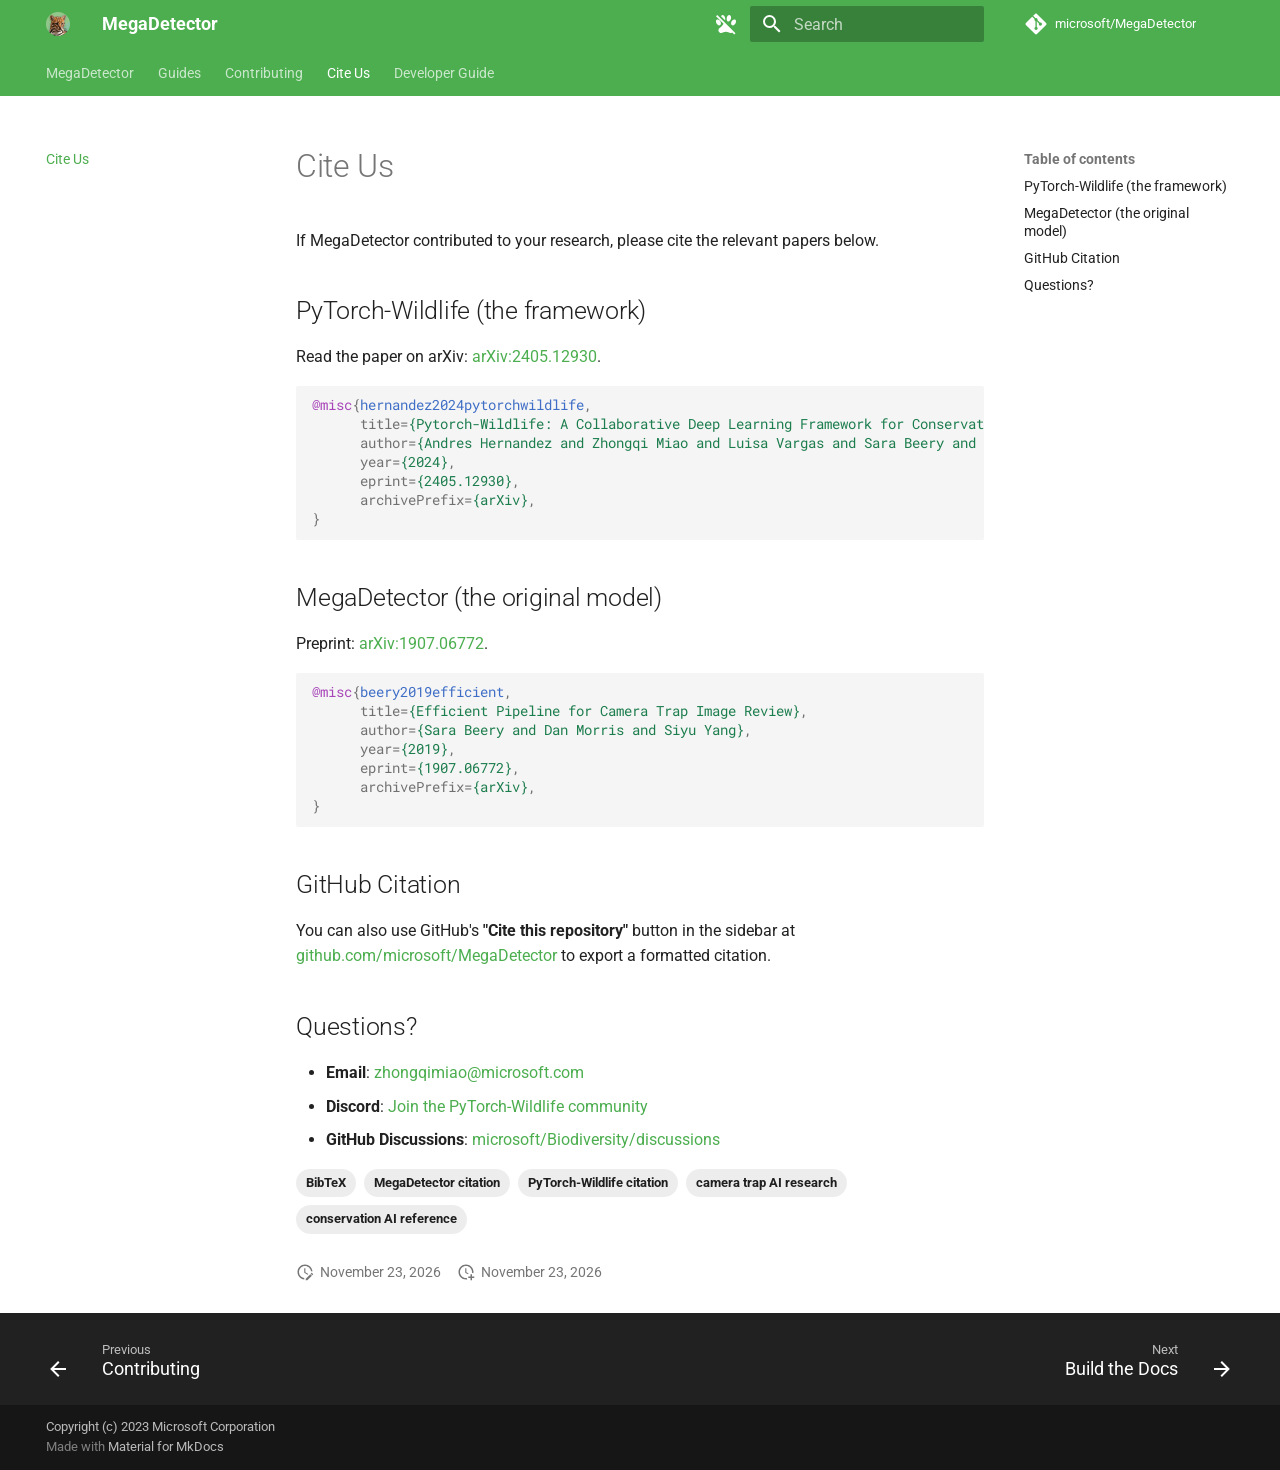
<file: cite/index.html>
<!doctype html>
<html lang="en" class="no-js">
  <head>
    
      <meta charset="utf-8">
      <meta name="viewport" content="width=device-width,initial-scale=1">
      
        <meta name="description" content="How to cite MegaDetector and PyTorch-Wildlife in research, with BibTeX for the MegaDetector model (Beery 2019) and the framework (Hernandez 2024).">
      
      
      
        <link rel="canonical" href="https://microsoft.github.io/MegaDetector/cite/">
      
      
        <link rel="prev" href="../contributing/">
      
      
        <link rel="next" href="../build_mkdocs/">
      
      
        
      
      
      <link rel="icon" href="../assets/cat.png">
      <meta name="generator" content="mkdocs-1.6.1, mkdocs-material-9.7.7">
    
    
      
        <title>Cite MegaDetector and PyTorch-Wildlife (BibTeX) - MegaDetector</title>
      
    
    
      <link rel="stylesheet" href="../assets/stylesheets/main.ec1eaa64.min.css">
      
        
        <link rel="stylesheet" href="../assets/stylesheets/palette.ab4e12ef.min.css">
      
      
  
  
    
      
      
    
  
    
      
      
    
  
    
      
      
    
  
    
      
      
    
  
    
      
      
    
  
    
      
      
    
  
    
      
      
    
  
    
      
      
    
  
    
      
      
    
  
    
      
      
    
  
    
      
      
    
  
    
      
      
    
  
  
  <style>:root{--md-admonition-icon--note:url('data:image/svg+xml;charset=utf-8,%3Csvg%20xmlns%3D%22http%3A//www.w3.org/2000/svg%22%20viewBox%3D%220%200%2024%2024%22%3E%3Cpath%20d%3D%22M14%2010V4.5l5.5%205.5M5%203c-1.11%200-2%20.89-2%202v14a2%202%200%200%200%202%202h14a2%202%200%200%200%202-2V9l-6-6z%22/%3E%3C/svg%3E');--md-admonition-icon--abstract:url('data:image/svg+xml;charset=utf-8,%3Csvg%20xmlns%3D%22http%3A//www.w3.org/2000/svg%22%20viewBox%3D%220%200%2024%2024%22%3E%3Cpath%20d%3D%22M12%202a7%207%200%200%200-7%207c0%202.38%201.19%204.47%203%205.74V17a1%201%200%200%200%201%201h6a1%201%200%200%200%201-1v-2.26c1.81-1.27%203-3.36%203-5.74a7%207%200%200%200-7-7M9%2021a1%201%200%200%200%201%201h4a1%201%200%200%200%201-1v-1H9z%22/%3E%3C/svg%3E');--md-admonition-icon--info:url('data:image/svg+xml;charset=utf-8,%3Csvg%20xmlns%3D%22http%3A//www.w3.org/2000/svg%22%20viewBox%3D%220%200%2024%2024%22%3E%3Cpath%20d%3D%22M13%209h-2V7h2m0%2010h-2v-6h2m-1-9A10%2010%200%200%200%202%2012a10%2010%200%200%200%2010%2010%2010%2010%200%200%200%2010-10A10%2010%200%200%200%2012%202%22/%3E%3C/svg%3E');--md-admonition-icon--tip:url('data:image/svg+xml;charset=utf-8,%3Csvg%20xmlns%3D%22http%3A//www.w3.org/2000/svg%22%20viewBox%3D%220%200%2024%2024%22%3E%3Cpath%20d%3D%22M12%206a6%206%200%200%201%206%206c0%202.22-1.21%204.16-3%205.2V19a1%201%200%200%201-1%201h-4a1%201%200%200%201-1-1v-1.8c-1.79-1.04-3-2.98-3-5.2a6%206%200%200%201%206-6m2%2015v1a1%201%200%200%201-1%201h-2a1%201%200%200%201-1-1v-1zm6-10h3v2h-3zM1%2011h3v2H1zM13%201v3h-2V1zM4.92%203.5l2.13%202.14-1.42%201.41L3.5%204.93zm12.03%202.13%202.12-2.13%201.43%201.43-2.13%202.12z%22/%3E%3C/svg%3E');--md-admonition-icon--success:url('data:image/svg+xml;charset=utf-8,%3Csvg%20xmlns%3D%22http%3A//www.w3.org/2000/svg%22%20viewBox%3D%220%200%2024%2024%22%3E%3Cpath%20d%3D%22M12%202C6.5%202%202%206.5%202%2012s4.5%2010%2010%2010%2010-4.5%2010-10S17.5%202%2012%202m-2%2015-5-5%201.41-1.41L10%2014.17l7.59-7.59L19%208z%22/%3E%3C/svg%3E');--md-admonition-icon--question:url('data:image/svg+xml;charset=utf-8,%3Csvg%20xmlns%3D%22http%3A//www.w3.org/2000/svg%22%20viewBox%3D%220%200%2024%2024%22%3E%3Cpath%20d%3D%22m15.07%2011.25-.9.92C13.45%2012.89%2013%2013.5%2013%2015h-2v-.5c0-1.11.45-2.11%201.17-2.83l1.24-1.26c.37-.36.59-.86.59-1.41a2%202%200%200%200-2-2%202%202%200%200%200-2%202H8a4%204%200%200%201%204-4%204%204%200%200%201%204%204%203.2%203.2%200%200%201-.93%202.25M13%2019h-2v-2h2M12%202A10%2010%200%200%200%202%2012a10%2010%200%200%200%2010%2010%2010%2010%200%200%200%2010-10c0-5.53-4.5-10-10-10%22/%3E%3C/svg%3E');--md-admonition-icon--warning:url('data:image/svg+xml;charset=utf-8,%3Csvg%20xmlns%3D%22http%3A//www.w3.org/2000/svg%22%20viewBox%3D%220%200%2024%2024%22%3E%3Cpath%20d%3D%22M13%2014h-2V9h2m0%209h-2v-2h2M1%2021h22L12%202z%22/%3E%3C/svg%3E');--md-admonition-icon--failure:url('data:image/svg+xml;charset=utf-8,%3Csvg%20xmlns%3D%22http%3A//www.w3.org/2000/svg%22%20viewBox%3D%220%200%2024%2024%22%3E%3Cpath%20d%3D%22M13%2013h-2V7h2m0%2010h-2v-2h2M12%202A10%2010%200%200%200%202%2012a10%2010%200%200%200%2010%2010%2010%2010%200%200%200%2010-10A10%2010%200%200%200%2012%202%22/%3E%3C/svg%3E');--md-admonition-icon--danger:url('data:image/svg+xml;charset=utf-8,%3Csvg%20xmlns%3D%22http%3A//www.w3.org/2000/svg%22%20viewBox%3D%220%200%2024%2024%22%3E%3Cpath%20d%3D%22M13%2013h-2V7h2m-2%208h2v2h-2m4.73-14H8.27L3%208.27v7.46L8.27%2021h7.46L21%2015.73V8.27z%22/%3E%3C/svg%3E');--md-admonition-icon--bug:url('data:image/svg+xml;charset=utf-8,%3Csvg%20xmlns%3D%22http%3A//www.w3.org/2000/svg%22%20viewBox%3D%220%200%2024%2024%22%3E%3Cpath%20d%3D%22M14%2012h-4v-2h4m0%206h-4v-2h4m6-6h-2.81a6%206%200%200%200-1.82-1.96L17%204.41%2015.59%203l-2.17%202.17a6%206%200%200%200-2.83%200L8.41%203%207%204.41l1.62%201.63C7.88%206.55%207.26%207.22%206.81%208H4v2h2.09c-.05.33-.09.66-.09%201v1H4v2h2v1c0%20.34.04.67.09%201H4v2h2.81c1.04%201.79%202.97%203%205.19%203s4.15-1.21%205.19-3H20v-2h-2.09c.05-.33.09-.66.09-1v-1h2v-2h-2v-1c0-.34-.04-.67-.09-1H20z%22/%3E%3C/svg%3E');--md-admonition-icon--example:url('data:image/svg+xml;charset=utf-8,%3Csvg%20xmlns%3D%22http%3A//www.w3.org/2000/svg%22%20viewBox%3D%220%200%2024%2024%22%3E%3Cpath%20d%3D%22M7%205h14v2H7zm0%208v-2h14v2zM4%204.5A1.5%201.5%200%200%201%205.5%206%201.5%201.5%200%200%201%204%207.5%201.5%201.5%200%200%201%202.5%206%201.5%201.5%200%200%201%204%204.5m0%206A1.5%201.5%200%200%201%205.5%2012%201.5%201.5%200%200%201%204%2013.5%201.5%201.5%200%200%201%202.5%2012%201.5%201.5%200%200%201%204%2010.5M7%2019v-2h14v2zm-3-2.5A1.5%201.5%200%200%201%205.5%2018%201.5%201.5%200%200%201%204%2019.5%201.5%201.5%200%200%201%202.5%2018%201.5%201.5%200%200%201%204%2016.5%22/%3E%3C/svg%3E');--md-admonition-icon--quote:url('data:image/svg+xml;charset=utf-8,%3Csvg%20xmlns%3D%22http%3A//www.w3.org/2000/svg%22%20viewBox%3D%220%200%2024%2024%22%3E%3Cpath%20d%3D%22m10%207-2%204h3v6H5v-6l2-4zm8%200-2%204h3v6h-6v-6l2-4z%22/%3E%3C/svg%3E');}</style>



  
  
    
      
      
      
    
  
    
      
      
        
      
      
    
  
    
      
      
        
      
      
    
  
    
      
      
        
      
      
    
  
  
  <style>:root{.md-tag{--md-tag-icon:url('data:image/svg+xml;charset=utf-8,%3Csvg%20xmlns%3D%22http%3A//www.w3.org/2000/svg%22%20viewBox%3D%220%200%2024%2024%22%3E%3Cpath%20d%3D%22M5.5%207A1.5%201.5%200%200%201%204%205.5%201.5%201.5%200%200%201%205.5%204%201.5%201.5%200%200%201%207%205.5%201.5%201.5%200%200%201%205.5%207m15.91%204.58-9-9C12.05%202.22%2011.55%202%2011%202H4c-1.11%200-2%20.89-2%202v7c0%20.55.22%201.05.59%201.41l8.99%209c.37.36.87.59%201.42.59s1.05-.23%201.41-.59l7-7c.37-.36.59-.86.59-1.41%200-.56-.23-1.06-.59-1.42%22/%3E%3C/svg%3E');}.md-tag.md-tag--info{--md-tag-icon:url('data:image/svg+xml;charset=utf-8,%3Csvg%20xmlns%3D%22http%3A//www.w3.org/2000/svg%22%20viewBox%3D%220%200%2024%2024%22%3E%3Cpath%20d%3D%22M13%209h-2V7h2m0%2010h-2v-6h2m-1-9A10%2010%200%200%200%202%2012a10%2010%200%200%200%2010%2010%2010%2010%200%200%200%2010-10A10%2010%200%200%200%2012%202%22/%3E%3C/svg%3E');}.md-tag.md-tag--warning{--md-tag-icon:url('data:image/svg+xml;charset=utf-8,%3Csvg%20xmlns%3D%22http%3A//www.w3.org/2000/svg%22%20viewBox%3D%220%200%2024%2024%22%3E%3Cpath%20d%3D%22M13%2014h-2V9h2m0%209h-2v-2h2M1%2021h22L12%202z%22/%3E%3C/svg%3E');}.md-tag.md-tag--danger{--md-tag-icon:url('data:image/svg+xml;charset=utf-8,%3Csvg%20xmlns%3D%22http%3A//www.w3.org/2000/svg%22%20viewBox%3D%220%200%2024%2024%22%3E%3Cpath%20d%3D%22M13%2013h-2V7h2m-2%208h2v2h-2m4.73-14H8.27L3%208.27v7.46L8.27%2021h7.46L21%2015.73V8.27z%22/%3E%3C/svg%3E');}}</style>

    
    
      
    
    
      
        
        
        <link rel="preconnect" href="https://fonts.gstatic.com" crossorigin>
        <link rel="stylesheet" href="https://fonts.googleapis.com/css?family=Roboto:300,300i,400,400i,700,700i%7CRoboto+Mono:400,400i,700,700i&display=fallback">
        <style>:root{--md-text-font:"Roboto";--md-code-font:"Roboto Mono"}</style>
      
    
    
    <script>__md_scope=new URL("..",location),__md_hash=e=>[...e].reduce(((e,_)=>(e<<5)-e+_.charCodeAt(0)),0),__md_get=(e,_=localStorage,t=__md_scope)=>JSON.parse(_.getItem(t.pathname+"."+e)),__md_set=(e,_,t=localStorage,a=__md_scope)=>{try{t.setItem(a.pathname+"."+e,JSON.stringify(_))}catch(e){}}</script>
    
      

    
    
  <meta property="og:type" content="website">
  <meta property="og:site_name" content="MegaDetector">
  <meta property="og:title" content="Cite MegaDetector and PyTorch-Wildlife (BibTeX)">
  <meta property="og:description" content="How to cite MegaDetector and PyTorch-Wildlife in research, with BibTeX for the MegaDetector model (Beery 2019) and the framework (Hernandez 2024).">
  <meta property="og:url" content="https://microsoft.github.io/MegaDetector/cite/">
  <meta property="og:image" content="https://microsoft.github.io/MegaDetector/assets/megadetector-banner.png">
  <meta property="og:image:alt" content="MegaDetector: open-source camera-trap AI from the Microsoft AI for Good Lab">
  <meta name="twitter:card" content="summary_large_image">
  <meta name="twitter:title" content="Cite MegaDetector and PyTorch-Wildlife (BibTeX)">
  <meta name="twitter:description" content="How to cite MegaDetector and PyTorch-Wildlife in research, with BibTeX for the MegaDetector model (Beery 2019) and the framework (Hernandez 2024).">
  <meta name="twitter:image" content="https://microsoft.github.io/MegaDetector/assets/megadetector-banner.png">
  <meta name="twitter:image:alt" content="MegaDetector: open-source camera-trap AI from the Microsoft AI for Good Lab"><script type="application/ld+json">{"@context": "https://schema.org", "@type": "BreadcrumbList", "itemListElement": [{"@type": "ListItem", "item": "https://microsoft.github.io/MegaDetector/", "name": "MegaDetector", "position": 1}, {"@type": "ListItem", "item": "https://microsoft.github.io/MegaDetector/cite/", "name": "Cite Us", "position": 2}]}</script>

  </head>
  
  
    
    
      
    
    
    
    
    <body dir="ltr" data-md-color-scheme="default" data-md-color-primary="green" data-md-color-accent="deep-orange">
  
    
    <input class="md-toggle" data-md-toggle="drawer" type="checkbox" id="__drawer" autocomplete="off">
    <input class="md-toggle" data-md-toggle="search" type="checkbox" id="__search" autocomplete="off">
    <label class="md-overlay" for="__drawer"></label>
    <div data-md-component="skip">
      
        
        <a href="#cite-us" class="md-skip">
          Skip to content
        </a>
      
    </div>
    <div data-md-component="announce">
      
    </div>
    
    
      

<header class="md-header" data-md-component="header">
  <nav class="md-header__inner md-grid" aria-label="Header">
    <a href=".." title="MegaDetector" class="md-header__button md-logo" aria-label="MegaDetector" data-md-component="logo">
      
  <img src="../assets/cat.png" alt="logo">

    </a>
    <label class="md-header__button md-icon" for="__drawer">
      
      <svg xmlns="http://www.w3.org/2000/svg" viewBox="0 0 24 24"><path d="M3 6h18v2H3zm0 5h18v2H3zm0 5h18v2H3z"/></svg>
    </label>
    <div class="md-header__title" data-md-component="header-title">
      <div class="md-header__ellipsis">
        <div class="md-header__topic">
          <span class="md-ellipsis">
            MegaDetector
          </span>
        </div>
        <div class="md-header__topic" data-md-component="header-topic">
          <span class="md-ellipsis">
            
              Cite MegaDetector and PyTorch-Wildlife (BibTeX)
            
          </span>
        </div>
      </div>
    </div>
    
      
        <form class="md-header__option" data-md-component="palette">
  
    
    
    
    <input class="md-option" data-md-color-media="(prefers-color-scheme: light)" data-md-color-scheme="default" data-md-color-primary="green" data-md-color-accent="deep-orange"  aria-label="Switch to dark mode"  type="radio" name="__palette" id="__palette_0">
    
      <label class="md-header__button md-icon" title="Switch to dark mode" for="__palette_1" hidden>
        <svg xmlns="http://www.w3.org/2000/svg" viewBox="0 0 24 24"><path d="M2 4.27 3.28 3 21.5 21.22l-1.27 1.28-2-2c-.14.1-.29.18-.44.25-1.79.82-3.91-.88-5.9-.88s-4.13 1.77-5.89.88c-1-.49-1.69-1.79-1.56-2.87.18-1.49 1.97-2.29 3.03-3.38.74-.73 1.37-1.81 2.08-2.68zM8.35 3c1.18-.17 2.43 1.12 2.79 2.9.18.85.12 1.66-.14 2.29L7.03 4.2c.26-.65.72-1.1 1.32-1.2m7.15 0c1.19.19 1.85 1.77 1.5 3.54-.38 1.78-1.63 3.07-2.81 2.89-1.19-.18-1.84-1.76-1.47-3.53.36-1.78 1.61-3.07 2.78-2.9M3 7.6c1.14-.49 2.69.4 3.5 1.95.76 1.58.5 3.24-.63 3.73s-2.67-.39-3.46-1.96S1.9 8.08 3 7.6m18 0c1.1.48 1.38 2.15.59 3.72s-2.33 2.45-3.46 1.96-1.39-2.15-.63-3.73C18.31 8 19.86 7.11 21 7.6"/></svg>
      </label>
    
  
    
    
    
    <input class="md-option" data-md-color-media="(prefers-color-scheme: dark)" data-md-color-scheme="slate" data-md-color-primary="teal" data-md-color-accent="deep-orange"  aria-label="Switch to light mode"  type="radio" name="__palette" id="__palette_1">
    
      <label class="md-header__button md-icon" title="Switch to light mode" for="__palette_0" hidden>
        <svg xmlns="http://www.w3.org/2000/svg" viewBox="0 0 24 24"><path d="M8.35 3c1.18-.17 2.43 1.12 2.79 2.9.36 1.77-.29 3.35-1.47 3.53-1.17.18-2.43-1.11-2.8-2.89-.37-1.77.3-3.35 1.48-3.54m7.15 0c1.19.19 1.85 1.77 1.5 3.54-.38 1.78-1.63 3.07-2.81 2.89-1.19-.18-1.84-1.76-1.47-3.53.36-1.78 1.61-3.07 2.78-2.9M3 7.6c1.14-.49 2.69.4 3.5 1.95.76 1.58.5 3.24-.63 3.73s-2.67-.39-3.46-1.96S1.9 8.08 3 7.6m18 0c1.1.48 1.38 2.15.59 3.72s-2.33 2.45-3.46 1.96-1.39-2.15-.63-3.73C18.31 8 19.86 7.11 21 7.6m-1.67 10.78c.04.94-.68 1.98-1.54 2.37-1.79.82-3.91-.88-5.9-.88s-4.13 1.77-5.89.88c-1-.49-1.69-1.79-1.56-2.87.18-1.49 1.97-2.29 3.03-3.38 1.41-1.41 2.41-4.06 4.42-4.06 2 0 3.06 2.61 4.41 4.06 1.11 1.22 2.96 2.25 3.03 3.88"/></svg>
      </label>
    
  
</form>
      
    
    
      <script>var palette=__md_get("__palette");if(palette&&palette.color){if("(prefers-color-scheme)"===palette.color.media){var media=matchMedia("(prefers-color-scheme: light)"),input=document.querySelector(media.matches?"[data-md-color-media='(prefers-color-scheme: light)']":"[data-md-color-media='(prefers-color-scheme: dark)']");palette.color.media=input.getAttribute("data-md-color-media"),palette.color.scheme=input.getAttribute("data-md-color-scheme"),palette.color.primary=input.getAttribute("data-md-color-primary"),palette.color.accent=input.getAttribute("data-md-color-accent")}for(var[key,value]of Object.entries(palette.color))document.body.setAttribute("data-md-color-"+key,value)}</script>
    
    
    
      
      
        <label class="md-header__button md-icon" for="__search">
          
          <svg xmlns="http://www.w3.org/2000/svg" viewBox="0 0 24 24"><path d="M9.5 3A6.5 6.5 0 0 1 16 9.5c0 1.61-.59 3.09-1.56 4.23l.27.27h.79l5 5-1.5 1.5-5-5v-.79l-.27-.27A6.52 6.52 0 0 1 9.5 16 6.5 6.5 0 0 1 3 9.5 6.5 6.5 0 0 1 9.5 3m0 2C7 5 5 7 5 9.5S7 14 9.5 14 14 12 14 9.5 12 5 9.5 5"/></svg>
        </label>
        <div class="md-search" data-md-component="search" role="dialog">
  <label class="md-search__overlay" for="__search"></label>
  <div class="md-search__inner" role="search">
    <form class="md-search__form" name="search">
      <input type="text" class="md-search__input" name="query" aria-label="Search" placeholder="Search" autocapitalize="off" autocorrect="off" autocomplete="off" spellcheck="false" data-md-component="search-query" required>
      <label class="md-search__icon md-icon" for="__search">
        
        <svg xmlns="http://www.w3.org/2000/svg" viewBox="0 0 24 24"><path d="M9.5 3A6.5 6.5 0 0 1 16 9.5c0 1.61-.59 3.09-1.56 4.23l.27.27h.79l5 5-1.5 1.5-5-5v-.79l-.27-.27A6.52 6.52 0 0 1 9.5 16 6.5 6.5 0 0 1 3 9.5 6.5 6.5 0 0 1 9.5 3m0 2C7 5 5 7 5 9.5S7 14 9.5 14 14 12 14 9.5 12 5 9.5 5"/></svg>
        
        <svg xmlns="http://www.w3.org/2000/svg" viewBox="0 0 24 24"><path d="M20 11v2H8l5.5 5.5-1.42 1.42L4.16 12l7.92-7.92L13.5 5.5 8 11z"/></svg>
      </label>
      <nav class="md-search__options" aria-label="Search">
        
          <a href="javascript:void(0)" class="md-search__icon md-icon" title="Share" aria-label="Share" data-clipboard data-clipboard-text="" data-md-component="search-share" tabindex="-1">
            
            <svg xmlns="http://www.w3.org/2000/svg" viewBox="0 0 24 24"><path d="M18 16.08c-.76 0-1.44.3-1.96.77L8.91 12.7c.05-.23.09-.46.09-.7s-.04-.47-.09-.7l7.05-4.11c.54.5 1.25.81 2.04.81a3 3 0 0 0 3-3 3 3 0 0 0-3-3 3 3 0 0 0-3 3c0 .24.04.47.09.7L8.04 9.81C7.5 9.31 6.79 9 6 9a3 3 0 0 0-3 3 3 3 0 0 0 3 3c.79 0 1.5-.31 2.04-.81l7.12 4.15c-.05.21-.08.43-.08.66 0 1.61 1.31 2.91 2.92 2.91s2.92-1.3 2.92-2.91A2.92 2.92 0 0 0 18 16.08"/></svg>
          </a>
        
        <button type="reset" class="md-search__icon md-icon" title="Clear" aria-label="Clear" tabindex="-1">
          
          <svg xmlns="http://www.w3.org/2000/svg" viewBox="0 0 24 24"><path d="M19 6.41 17.59 5 12 10.59 6.41 5 5 6.41 10.59 12 5 17.59 6.41 19 12 13.41 17.59 19 19 17.59 13.41 12z"/></svg>
        </button>
      </nav>
      
        <div class="md-search__suggest" data-md-component="search-suggest"></div>
      
    </form>
    <div class="md-search__output">
      <div class="md-search__scrollwrap" tabindex="0" data-md-scrollfix>
        <div class="md-search-result" data-md-component="search-result">
          <div class="md-search-result__meta">
            Initializing search
          </div>
          <ol class="md-search-result__list" role="presentation"></ol>
        </div>
      </div>
    </div>
  </div>
</div>
      
    
    
      <div class="md-header__source">
        <a href="https://github.com/microsoft/MegaDetector" title="Go to repository" class="md-source" data-md-component="source">
  <div class="md-source__icon md-icon">
    
    <svg xmlns="http://www.w3.org/2000/svg" viewBox="0 0 448 512"><!--! Font Awesome Free 7.1.0 by @fontawesome - https://fontawesome.com License - https://fontawesome.com/license/free (Icons: CC BY 4.0, Fonts: SIL OFL 1.1, Code: MIT License) Copyright 2025 Fonticons, Inc.--><path d="M439.6 236.1 244 40.5c-5.4-5.5-12.8-8.5-20.4-8.5s-15 3-20.4 8.4L162.5 81l51.5 51.5c27.1-9.1 52.7 16.8 43.4 43.7l49.7 49.7c34.2-11.8 61.2 31 35.5 56.7-26.5 26.5-70.2-2.9-56-37.3L240.3 199v121.9c25.3 12.5 22.3 41.8 9.1 55-6.4 6.4-15.2 10.1-24.3 10.1s-17.8-3.6-24.3-10.1c-17.6-17.6-11.1-46.9 11.2-56v-123c-20.8-8.5-24.6-30.7-18.6-45L142.6 101 8.5 235.1C3 240.6 0 247.9 0 255.5s3 15 8.5 20.4l195.6 195.7c5.4 5.4 12.7 8.4 20.4 8.4s15-3 20.4-8.4l194.7-194.7c5.4-5.4 8.4-12.8 8.4-20.4s-3-15-8.4-20.4"/></svg>
  </div>
  <div class="md-source__repository">
    microsoft/MegaDetector
  </div>
</a>
      </div>
    
  </nav>
  
</header>
    
    <div class="md-container" data-md-component="container">
      
      
        
          
            
<nav class="md-tabs" aria-label="Tabs" data-md-component="tabs">
  <div class="md-grid">
    <ul class="md-tabs__list">
      
        
  
  
  
  
    
    
      <li class="md-tabs__item">
        <a href=".." class="md-tabs__link">
          
  
  
  MegaDetector

        </a>
      </li>
    
  

      
        
  
  
  
  
    
    
      <li class="md-tabs__item">
        <a href="../camera-trap-ai/" class="md-tabs__link">
          
  
  
  Guides

        </a>
      </li>
    
  

      
        
  
  
  
  
    <li class="md-tabs__item">
      <a href="../contributing/" class="md-tabs__link">
        
  
  
    
  
  Contributing

      </a>
    </li>
  

      
        
  
  
  
    
  
  
    <li class="md-tabs__item md-tabs__item--active">
      <a href="./" class="md-tabs__link">
        
  
  
    
  
  Cite Us

      </a>
    </li>
  

      
        
  
  
  
  
    
    
      <li class="md-tabs__item">
        <a href="../build_mkdocs/" class="md-tabs__link">
          
  
  
  Developer Guide

        </a>
      </li>
    
  

      
    </ul>
  </div>
</nav>
          
        
      
      <main class="md-main" data-md-component="main">
        <div class="md-main__inner md-grid">
          
            
              
              <div class="md-sidebar md-sidebar--primary" data-md-component="sidebar" data-md-type="navigation" >
                <div class="md-sidebar__scrollwrap">
                  <div class="md-sidebar__inner">
                    


  


<nav class="md-nav md-nav--primary md-nav--lifted" aria-label="Navigation" data-md-level="0">
  <label class="md-nav__title" for="__drawer">
    <a href=".." title="MegaDetector" class="md-nav__button md-logo" aria-label="MegaDetector" data-md-component="logo">
      
  <img src="../assets/cat.png" alt="logo">

    </a>
    MegaDetector
  </label>
  
    <div class="md-nav__source">
      <a href="https://github.com/microsoft/MegaDetector" title="Go to repository" class="md-source" data-md-component="source">
  <div class="md-source__icon md-icon">
    
    <svg xmlns="http://www.w3.org/2000/svg" viewBox="0 0 448 512"><!--! Font Awesome Free 7.1.0 by @fontawesome - https://fontawesome.com License - https://fontawesome.com/license/free (Icons: CC BY 4.0, Fonts: SIL OFL 1.1, Code: MIT License) Copyright 2025 Fonticons, Inc.--><path d="M439.6 236.1 244 40.5c-5.4-5.5-12.8-8.5-20.4-8.5s-15 3-20.4 8.4L162.5 81l51.5 51.5c27.1-9.1 52.7 16.8 43.4 43.7l49.7 49.7c34.2-11.8 61.2 31 35.5 56.7-26.5 26.5-70.2-2.9-56-37.3L240.3 199v121.9c25.3 12.5 22.3 41.8 9.1 55-6.4 6.4-15.2 10.1-24.3 10.1s-17.8-3.6-24.3-10.1c-17.6-17.6-11.1-46.9 11.2-56v-123c-20.8-8.5-24.6-30.7-18.6-45L142.6 101 8.5 235.1C3 240.6 0 247.9 0 255.5s3 15 8.5 20.4l195.6 195.7c5.4 5.4 12.7 8.4 20.4 8.4s15-3 20.4-8.4l194.7-194.7c5.4-5.4 8.4-12.8 8.4-20.4s-3-15-8.4-20.4"/></svg>
  </div>
  <div class="md-source__repository">
    microsoft/MegaDetector
  </div>
</a>
    </div>
  
  <ul class="md-nav__list" data-md-scrollfix>
    
      
      
  
  
  
  
    
    
    
    
      
      
        
      
    
    
    <li class="md-nav__item md-nav__item--nested">
      
        
        
        <input class="md-nav__toggle md-toggle " type="checkbox" id="__nav_1" >
        
          
          <label class="md-nav__link" for="__nav_1" id="__nav_1_label" tabindex="0">
            
  
  
  <span class="md-ellipsis">
    
  
    MegaDetector
  

    
  </span>
  
  

            <span class="md-nav__icon md-icon"></span>
          </label>
        
        <nav class="md-nav" data-md-level="1" aria-labelledby="__nav_1_label" aria-expanded="false">
          <label class="md-nav__title" for="__nav_1">
            <span class="md-nav__icon md-icon"></span>
            
  
    MegaDetector
  

          </label>
          <ul class="md-nav__list" data-md-scrollfix>
            
              
                
  
  
  
  
    <li class="md-nav__item">
      <a href=".." class="md-nav__link">
        
  
  
  <span class="md-ellipsis">
    
  
    Overview
  

    
  </span>
  
  

      </a>
    </li>
  

              
            
              
                
  
  
  
  
    <li class="md-nav__item">
      <a href="../installation/" class="md-nav__link">
        
  
  
  <span class="md-ellipsis">
    
  
    Installation
  

    
  </span>
  
  

      </a>
    </li>
  

              
            
              
                
  
  
  
  
    <li class="md-nav__item">
      <a href="../model_zoo/" class="md-nav__link">
        
  
  
  <span class="md-ellipsis">
    
  
    Model Zoo
  

    
  </span>
  
  

      </a>
    </li>
  

              
            
              
                
  
  
  
  
    <li class="md-nav__item">
      <a href="../cli/" class="md-nav__link">
        
  
  
  <span class="md-ellipsis">
    
  
    CLI
  

    
  </span>
  
  

      </a>
    </li>
  

              
            
              
                
  
  
  
  
    <li class="md-nav__item">
      <a href="../output_format/" class="md-nav__link">
        
  
  
  <span class="md-ellipsis">
    
  
    Output Format
  

    
  </span>
  
  

      </a>
    </li>
  

              
            
              
                
  
  
  
  
    <li class="md-nav__item">
      <a href="../faq/" class="md-nav__link">
        
  
  
  <span class="md-ellipsis">
    
  
    FAQ
  

    
  </span>
  
  

      </a>
    </li>
  

              
            
              
                
  
  
  
  
    <li class="md-nav__item">
      <a href="../tags/" class="md-nav__link">
        
  
  
  <span class="md-ellipsis">
    
  
    Tags
  

    
  </span>
  
  

      </a>
    </li>
  

              
            
          </ul>
        </nav>
      
    </li>
  

    
      
      
  
  
  
  
    
    
    
    
      
      
        
      
    
    
    <li class="md-nav__item md-nav__item--nested">
      
        
        
        <input class="md-nav__toggle md-toggle " type="checkbox" id="__nav_2" >
        
          
          <label class="md-nav__link" for="__nav_2" id="__nav_2_label" tabindex="0">
            
  
  
  <span class="md-ellipsis">
    
  
    Guides
  

    
  </span>
  
  

            <span class="md-nav__icon md-icon"></span>
          </label>
        
        <nav class="md-nav" data-md-level="1" aria-labelledby="__nav_2_label" aria-expanded="false">
          <label class="md-nav__title" for="__nav_2">
            <span class="md-nav__icon md-icon"></span>
            
  
    Guides
  

          </label>
          <ul class="md-nav__list" data-md-scrollfix>
            
              
                
  
  
  
  
    <li class="md-nav__item">
      <a href="../camera-trap-ai/" class="md-nav__link">
        
  
  
  <span class="md-ellipsis">
    
  
    Camera-Trap AI
  

    
  </span>
  
  

      </a>
    </li>
  

              
            
              
                
  
  
  
  
    <li class="md-nav__item">
      <a href="../camera-trap-software/" class="md-nav__link">
        
  
  
  <span class="md-ellipsis">
    
  
    Camera-Trap Software
  

    
  </span>
  
  

      </a>
    </li>
  

              
            
              
                
  
  
  
  
    <li class="md-nav__item">
      <a href="../training_guide/" class="md-nav__link">
        
  
  
  <span class="md-ellipsis">
    
  
    Training Guide
  

    
  </span>
  
  

      </a>
    </li>
  

              
            
          </ul>
        </nav>
      
    </li>
  

    
      
      
  
  
  
  
    <li class="md-nav__item">
      <a href="../contributing/" class="md-nav__link">
        
  
  
  <span class="md-ellipsis">
    
  
    Contributing
  

    
  </span>
  
  

      </a>
    </li>
  

    
      
      
  
  
    
  
  
  
    <li class="md-nav__item md-nav__item--active">
      
      <input class="md-nav__toggle md-toggle" type="checkbox" id="__toc">
      
      
        
      
      
        <label class="md-nav__link md-nav__link--active" for="__toc">
          
  
  
  <span class="md-ellipsis">
    
  
    Cite Us
  

    
  </span>
  
  

          <span class="md-nav__icon md-icon"></span>
        </label>
      
      <a href="./" class="md-nav__link md-nav__link--active">
        
  
  
  <span class="md-ellipsis">
    
  
    Cite Us
  

    
  </span>
  
  

      </a>
      
        

<nav class="md-nav md-nav--secondary" aria-label="Table of contents">
  
  
  
    
  
  
    <label class="md-nav__title" for="__toc">
      <span class="md-nav__icon md-icon"></span>
      Table of contents
    </label>
    <ul class="md-nav__list" data-md-component="toc" data-md-scrollfix>
      
        <li class="md-nav__item">
  <a href="#pytorch-wildlife-the-framework" class="md-nav__link">
    <span class="md-ellipsis">
      
        PyTorch-Wildlife (the framework)
      
    </span>
  </a>
  
</li>
      
        <li class="md-nav__item">
  <a href="#megadetector-the-original-model" class="md-nav__link">
    <span class="md-ellipsis">
      
        MegaDetector (the original model)
      
    </span>
  </a>
  
</li>
      
        <li class="md-nav__item">
  <a href="#github-citation" class="md-nav__link">
    <span class="md-ellipsis">
      
        GitHub Citation
      
    </span>
  </a>
  
</li>
      
        <li class="md-nav__item">
  <a href="#questions" class="md-nav__link">
    <span class="md-ellipsis">
      
        Questions?
      
    </span>
  </a>
  
</li>
      
    </ul>
  
</nav>
      
    </li>
  

    
      
      
  
  
  
  
    
    
    
    
      
      
        
      
    
    
    <li class="md-nav__item md-nav__item--nested">
      
        
        
        <input class="md-nav__toggle md-toggle " type="checkbox" id="__nav_5" >
        
          
          <label class="md-nav__link" for="__nav_5" id="__nav_5_label" tabindex="0">
            
  
  
  <span class="md-ellipsis">
    
  
    Developer Guide
  

    
  </span>
  
  

            <span class="md-nav__icon md-icon"></span>
          </label>
        
        <nav class="md-nav" data-md-level="1" aria-labelledby="__nav_5_label" aria-expanded="false">
          <label class="md-nav__title" for="__nav_5">
            <span class="md-nav__icon md-icon"></span>
            
  
    Developer Guide
  

          </label>
          <ul class="md-nav__list" data-md-scrollfix>
            
              
                
  
  
  
  
    <li class="md-nav__item">
      <a href="../build_mkdocs/" class="md-nav__link">
        
  
  
  <span class="md-ellipsis">
    
  
    Build the Docs
  

    
  </span>
  
  

      </a>
    </li>
  

              
            
              
                
  
  
  
  
    <li class="md-nav__item">
      <a href="../architecture/" class="md-nav__link">
        
  
  
  <span class="md-ellipsis">
    
  
    Repository Architecture
  

    
  </span>
  
  

      </a>
    </li>
  

              
            
          </ul>
        </nav>
      
    </li>
  

    
  </ul>
</nav>
                  </div>
                </div>
              </div>
            
            
              
              <div class="md-sidebar md-sidebar--secondary" data-md-component="sidebar" data-md-type="toc" >
                <div class="md-sidebar__scrollwrap">
                  <div class="md-sidebar__inner">
                    

<nav class="md-nav md-nav--secondary" aria-label="Table of contents">
  
  
  
    
  
  
    <label class="md-nav__title" for="__toc">
      <span class="md-nav__icon md-icon"></span>
      Table of contents
    </label>
    <ul class="md-nav__list" data-md-component="toc" data-md-scrollfix>
      
        <li class="md-nav__item">
  <a href="#pytorch-wildlife-the-framework" class="md-nav__link">
    <span class="md-ellipsis">
      
        PyTorch-Wildlife (the framework)
      
    </span>
  </a>
  
</li>
      
        <li class="md-nav__item">
  <a href="#megadetector-the-original-model" class="md-nav__link">
    <span class="md-ellipsis">
      
        MegaDetector (the original model)
      
    </span>
  </a>
  
</li>
      
        <li class="md-nav__item">
  <a href="#github-citation" class="md-nav__link">
    <span class="md-ellipsis">
      
        GitHub Citation
      
    </span>
  </a>
  
</li>
      
        <li class="md-nav__item">
  <a href="#questions" class="md-nav__link">
    <span class="md-ellipsis">
      
        Questions?
      
    </span>
  </a>
  
</li>
      
    </ul>
  
</nav>
                  </div>
                </div>
              </div>
            
          
          
            <div class="md-content" data-md-component="content">
              
                




              
              <article class="md-content__inner md-typeset">
                
                  
  
  


<h1 id="cite-us">Cite Us<a class="headerlink" href="#cite-us" title="Permanent link">&para;</a></h1>
<p>If MegaDetector contributed to your research, please cite the relevant papers below.</p>
<h2 id="pytorch-wildlife-the-framework">PyTorch-Wildlife (the framework)<a class="headerlink" href="#pytorch-wildlife-the-framework" title="Permanent link">&para;</a></h2>
<p>Read the paper on arXiv: <a href="https://arxiv.org/abs/2405.12930">arXiv:2405.12930</a>.</p>
<div class="language-bibtex highlight"><pre><span></span><code><span id="__span-0-1"><a id="__codelineno-0-1" name="__codelineno-0-1" href="#__codelineno-0-1"></a><span class="nc">@misc</span><span class="p">{</span><span class="nl">hernandez2024pytorchwildlife</span><span class="p">,</span>
</span><span id="__span-0-2"><a id="__codelineno-0-2" name="__codelineno-0-2" href="#__codelineno-0-2"></a><span class="w">      </span><span class="na">title</span><span class="p">=</span><span class="s">{Pytorch-Wildlife: A Collaborative Deep Learning Framework for Conservation}</span><span class="p">,</span>
</span><span id="__span-0-3"><a id="__codelineno-0-3" name="__codelineno-0-3" href="#__codelineno-0-3"></a><span class="w">      </span><span class="na">author</span><span class="p">=</span><span class="s">{Andres Hernandez and Zhongqi Miao and Luisa Vargas and Sara Beery and Rahul Dodhia and Juan Lavista}</span><span class="p">,</span>
</span><span id="__span-0-4"><a id="__codelineno-0-4" name="__codelineno-0-4" href="#__codelineno-0-4"></a><span class="w">      </span><span class="na">year</span><span class="p">=</span><span class="s">{2024}</span><span class="p">,</span>
</span><span id="__span-0-5"><a id="__codelineno-0-5" name="__codelineno-0-5" href="#__codelineno-0-5"></a><span class="w">      </span><span class="na">eprint</span><span class="p">=</span><span class="s">{2405.12930}</span><span class="p">,</span>
</span><span id="__span-0-6"><a id="__codelineno-0-6" name="__codelineno-0-6" href="#__codelineno-0-6"></a><span class="w">      </span><span class="na">archivePrefix</span><span class="p">=</span><span class="s">{arXiv}</span><span class="p">,</span>
</span><span id="__span-0-7"><a id="__codelineno-0-7" name="__codelineno-0-7" href="#__codelineno-0-7"></a><span class="p">}</span>
</span></code></pre></div>
<h2 id="megadetector-the-original-model">MegaDetector (the original model)<a class="headerlink" href="#megadetector-the-original-model" title="Permanent link">&para;</a></h2>
<p>Preprint: <a href="https://arxiv.org/abs/1907.06772">arXiv:1907.06772</a>.</p>
<div class="language-bibtex highlight"><pre><span></span><code><span id="__span-1-1"><a id="__codelineno-1-1" name="__codelineno-1-1" href="#__codelineno-1-1"></a><span class="nc">@misc</span><span class="p">{</span><span class="nl">beery2019efficient</span><span class="p">,</span>
</span><span id="__span-1-2"><a id="__codelineno-1-2" name="__codelineno-1-2" href="#__codelineno-1-2"></a><span class="w">      </span><span class="na">title</span><span class="p">=</span><span class="s">{Efficient Pipeline for Camera Trap Image Review}</span><span class="p">,</span>
</span><span id="__span-1-3"><a id="__codelineno-1-3" name="__codelineno-1-3" href="#__codelineno-1-3"></a><span class="w">      </span><span class="na">author</span><span class="p">=</span><span class="s">{Sara Beery and Dan Morris and Siyu Yang}</span><span class="p">,</span>
</span><span id="__span-1-4"><a id="__codelineno-1-4" name="__codelineno-1-4" href="#__codelineno-1-4"></a><span class="w">      </span><span class="na">year</span><span class="p">=</span><span class="s">{2019}</span><span class="p">,</span>
</span><span id="__span-1-5"><a id="__codelineno-1-5" name="__codelineno-1-5" href="#__codelineno-1-5"></a><span class="w">      </span><span class="na">eprint</span><span class="p">=</span><span class="s">{1907.06772}</span><span class="p">,</span>
</span><span id="__span-1-6"><a id="__codelineno-1-6" name="__codelineno-1-6" href="#__codelineno-1-6"></a><span class="w">      </span><span class="na">archivePrefix</span><span class="p">=</span><span class="s">{arXiv}</span><span class="p">,</span>
</span><span id="__span-1-7"><a id="__codelineno-1-7" name="__codelineno-1-7" href="#__codelineno-1-7"></a><span class="p">}</span>
</span></code></pre></div>
<h2 id="github-citation">GitHub Citation<a class="headerlink" href="#github-citation" title="Permanent link">&para;</a></h2>
<p>You can also use GitHub's <strong>"Cite this repository"</strong> button in the sidebar at <a href="https://github.com/microsoft/MegaDetector">github.com/microsoft/MegaDetector</a> to export a formatted citation.</p>
<h2 id="questions">Questions?<a class="headerlink" href="#questions" title="Permanent link">&para;</a></h2>
<ul>
<li><strong>Email</strong>: <a href="mailto:zhongqimiao@microsoft.com">zhongqimiao@microsoft.com</a></li>
<li><strong>Discord</strong>: <a href="https://discord.gg/TeEVxzaYtm">Join the PyTorch-Wildlife community</a></li>
<li><strong>GitHub Discussions</strong>: <a href="https://github.com/microsoft/Biodiversity/discussions">microsoft/Biodiversity/discussions</a></li>
</ul>


  <nav class="md-tags" >
    
      
      
      
      
        <a href="../tags/#tag:bibtex" class="md-tag">BibTeX</a>
      
    
      
      
      
      
        <a href="../tags/#tag:megadetector-citation" class="md-tag">MegaDetector citation</a>
      
    
      
      
      
      
        <a href="../tags/#tag:pytorch-wildlife-citation" class="md-tag">PyTorch-Wildlife citation</a>
      
    
      
      
      
      
        <a href="../tags/#tag:camera-trap-ai-research" class="md-tag">camera trap AI research</a>
      
    
      
      
      
      
        <a href="../tags/#tag:conservation-ai-reference" class="md-tag">conservation AI reference</a>
      
    
  </nav>








  
    
  
  
    
  


  <aside class="md-source-file">
    
      
  <span class="md-source-file__fact">
    <span class="md-icon" title="Last update">
      <svg xmlns="http://www.w3.org/2000/svg" viewBox="0 0 24 24"><path d="M21 13.1c-.1 0-.3.1-.4.2l-1 1 2.1 2.1 1-1c.2-.2.2-.6 0-.8l-1.3-1.3c-.1-.1-.2-.2-.4-.2m-1.9 1.8-6.1 6V23h2.1l6.1-6.1zM12.5 7v5.2l4 2.4-1 1L11 13V7zM11 21.9c-5.1-.5-9-4.8-9-9.9C2 6.5 6.5 2 12 2c5.3 0 9.6 4.1 10 9.3-.3-.1-.6-.2-1-.2s-.7.1-1 .2C19.6 7.2 16.2 4 12 4c-4.4 0-8 3.6-8 8 0 4.1 3.1 7.5 7.1 7.9l-.1.2z"/></svg>
    </span>
    <span class="git-revision-date-localized-plugin git-revision-date-localized-plugin-date" title="November 23, 2026 06:39:59 UTC">November 23, 2026</span>
  </span>

    
    
      
  <span class="md-source-file__fact">
    <span class="md-icon" title="Created">
      <svg xmlns="http://www.w3.org/2000/svg" viewBox="0 0 24 24"><path d="M14.47 15.08 11 13V7h1.5v5.25l3.08 1.83c-.41.28-.79.62-1.11 1m-1.39 4.84c-.36.05-.71.08-1.08.08-4.42 0-8-3.58-8-8s3.58-8 8-8 8 3.58 8 8c0 .37-.03.72-.08 1.08.69.1 1.33.32 1.92.64.1-.56.16-1.13.16-1.72 0-5.5-4.5-10-10-10S2 6.5 2 12s4.47 10 10 10c.59 0 1.16-.06 1.72-.16-.32-.59-.54-1.23-.64-1.92M18 15v3h-3v2h3v3h2v-3h3v-2h-3v-3z"/></svg>
    </span>
    <span class="git-revision-date-localized-plugin git-revision-date-localized-plugin-date" title="November 23, 2026 06:39:59 UTC">November 23, 2026</span>
  </span>

    
    
    
  </aside>





                
              </article>
            </div>
          
          
<script>var target=document.getElementById(location.hash.slice(1));target&&target.name&&(target.checked=target.name.startsWith("__tabbed_"))</script>
        </div>
        
          <button type="button" class="md-top md-icon" data-md-component="top" hidden>
  
  <svg xmlns="http://www.w3.org/2000/svg" viewBox="0 0 24 24"><path d="M13 20h-2V8l-5.5 5.5-1.42-1.42L12 4.16l7.92 7.92-1.42 1.42L13 8z"/></svg>
  Back to top
</button>
        
      </main>
      
        <footer class="md-footer">
  
    
      
      <nav class="md-footer__inner md-grid" aria-label="Footer" >
        
          
          <a href="../contributing/" class="md-footer__link md-footer__link--prev" aria-label="Previous: Contributing">
            <div class="md-footer__button md-icon">
              
              <svg xmlns="http://www.w3.org/2000/svg" viewBox="0 0 24 24"><path d="M20 11v2H8l5.5 5.5-1.42 1.42L4.16 12l7.92-7.92L13.5 5.5 8 11z"/></svg>
            </div>
            <div class="md-footer__title">
              <span class="md-footer__direction">
                Previous
              </span>
              <div class="md-ellipsis">
                Contributing
              </div>
            </div>
          </a>
        
        
          
          <a href="../build_mkdocs/" class="md-footer__link md-footer__link--next" aria-label="Next: Build the Docs">
            <div class="md-footer__title">
              <span class="md-footer__direction">
                Next
              </span>
              <div class="md-ellipsis">
                Build the Docs
              </div>
            </div>
            <div class="md-footer__button md-icon">
              
              <svg xmlns="http://www.w3.org/2000/svg" viewBox="0 0 24 24"><path d="M4 11v2h12l-5.5 5.5 1.42 1.42L19.84 12l-7.92-7.92L10.5 5.5 16 11z"/></svg>
            </div>
          </a>
        
      </nav>
    
  
  <div class="md-footer-meta md-typeset">
    <div class="md-footer-meta__inner md-grid">
      <div class="md-copyright">
  
    <div class="md-copyright__highlight">
      Copyright (c) 2023 Microsoft Corporation
    </div>
  
  
    Made with
    <a href="https://squidfunk.github.io/mkdocs-material/" target="_blank" rel="noopener">
      Material for MkDocs
    </a>
  
</div>
      
    </div>
  </div>
</footer>
      
    </div>
    <div class="md-dialog" data-md-component="dialog">
      <div class="md-dialog__inner md-typeset"></div>
    </div>
    
    
    
      
      
      <script id="__config" type="application/json">{"annotate": null, "base": "..", "features": ["navigation.tracking", "navigation.tabs", "navigation.sections", "navigation.path", "toc.follow", "navigation.top", "search.suggest", "search.share", "navigation.footer"], "search": "../assets/javascripts/workers/search.2c215733.min.js", "tags": null, "translations": {"clipboard.copied": "Copied to clipboard", "clipboard.copy": "Copy to clipboard", "search.result.more.one": "1 more on this page", "search.result.more.other": "# more on this page", "search.result.none": "No matching documents", "search.result.one": "1 matching document", "search.result.other": "# matching documents", "search.result.placeholder": "Type to start searching", "search.result.term.missing": "Missing", "select.version": "Select version"}, "version": null}</script>
    
    
      <script src="../assets/javascripts/bundle.d7400e89.min.js"></script>
      
    
  </body>
</html>
</file>
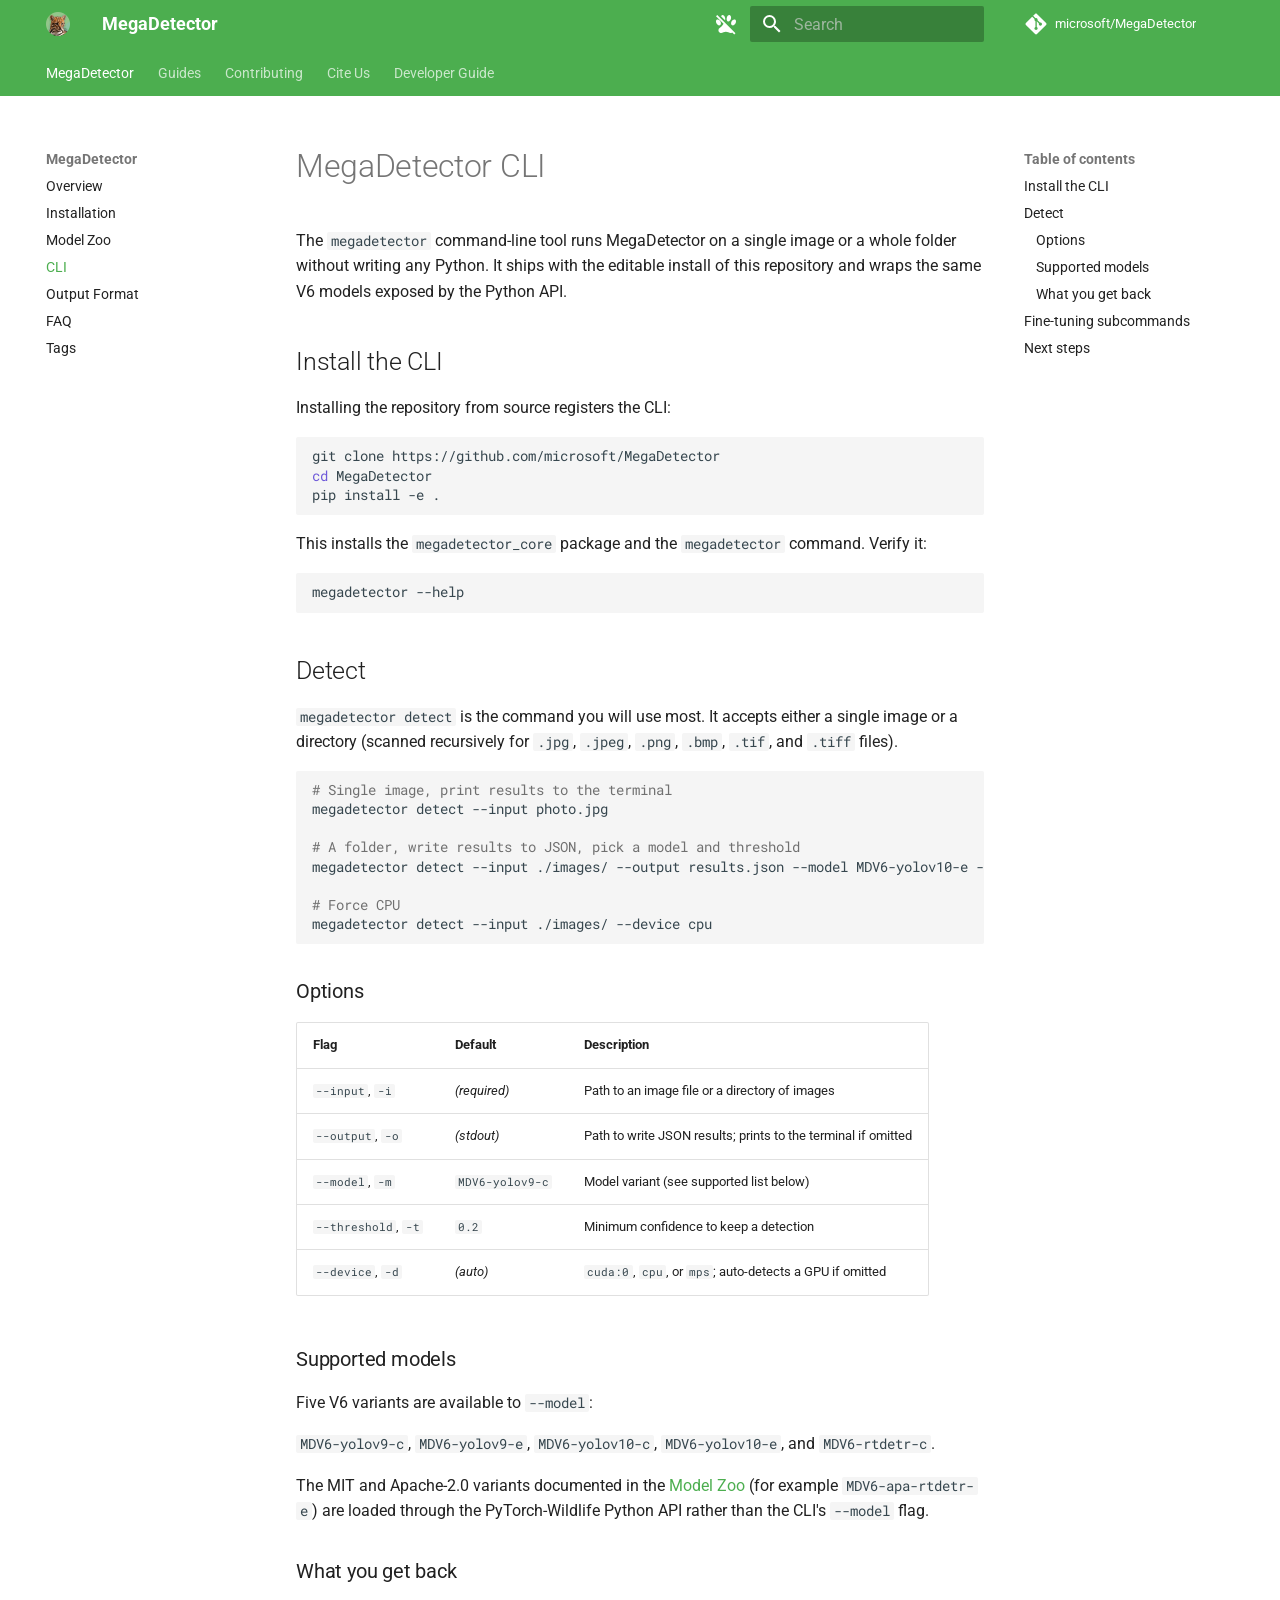
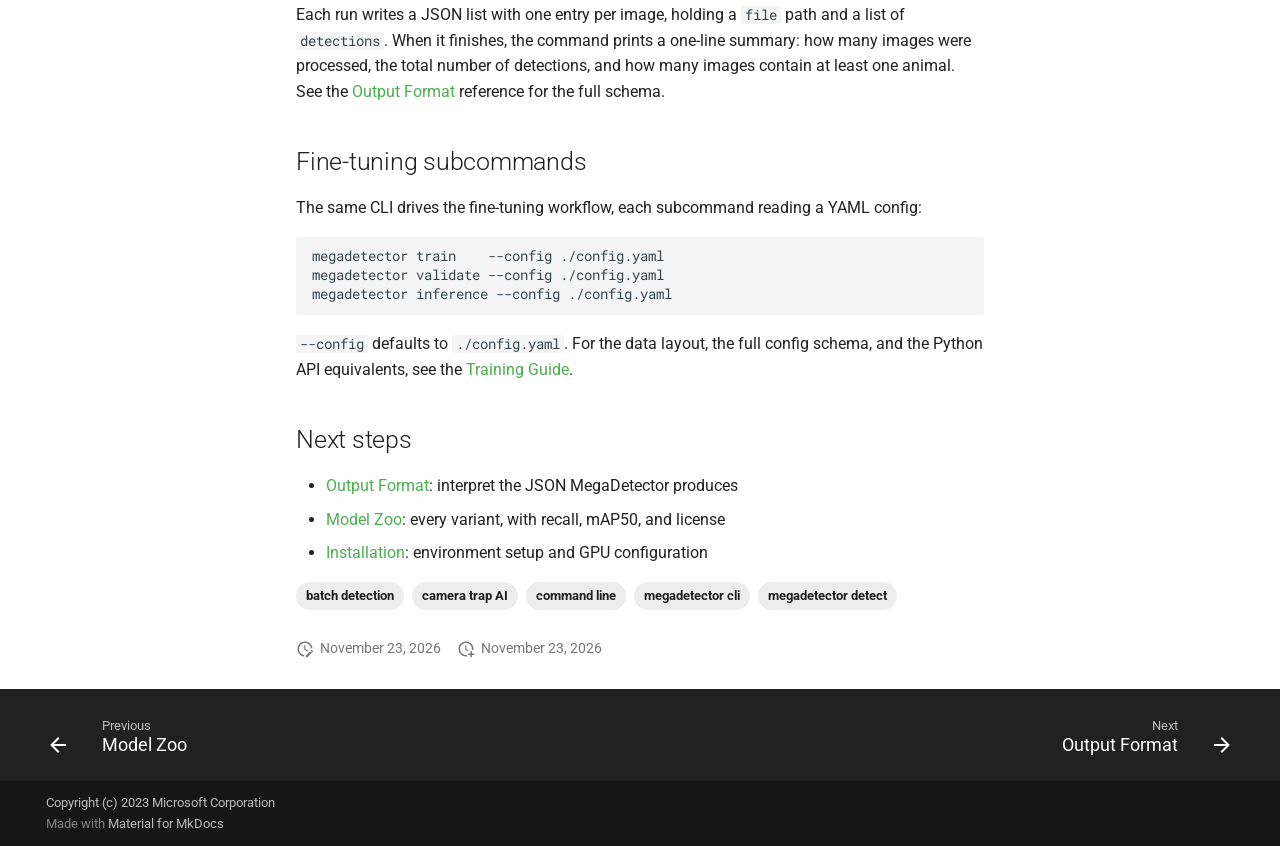
<file: cli/index.html>
<!doctype html>
<html lang="en" class="no-js">
  <head>
    
      <meta charset="utf-8">
      <meta name="viewport" content="width=device-width,initial-scale=1">
      
        <meta name="description" content="MegaDetector CLI reference: run detection on camera-trap images with the megadetector detect command, plus train, validate, and inference subcommands.">
      
      
      
        <link rel="canonical" href="https://microsoft.github.io/MegaDetector/cli/">
      
      
        <link rel="prev" href="../model_zoo/">
      
      
        <link rel="next" href="../output_format/">
      
      
        
      
      
      <link rel="icon" href="../assets/cat.png">
      <meta name="generator" content="mkdocs-1.6.1, mkdocs-material-9.7.7">
    
    
      
        <title>MegaDetector CLI, detect, train, validate, inference - MegaDetector</title>
      
    
    
      <link rel="stylesheet" href="../assets/stylesheets/main.ec1eaa64.min.css">
      
        
        <link rel="stylesheet" href="../assets/stylesheets/palette.ab4e12ef.min.css">
      
      
  
  
    
      
      
    
  
    
      
      
    
  
    
      
      
    
  
    
      
      
    
  
    
      
      
    
  
    
      
      
    
  
    
      
      
    
  
    
      
      
    
  
    
      
      
    
  
    
      
      
    
  
    
      
      
    
  
    
      
      
    
  
  
  <style>:root{--md-admonition-icon--note:url('data:image/svg+xml;charset=utf-8,%3Csvg%20xmlns%3D%22http%3A//www.w3.org/2000/svg%22%20viewBox%3D%220%200%2024%2024%22%3E%3Cpath%20d%3D%22M14%2010V4.5l5.5%205.5M5%203c-1.11%200-2%20.89-2%202v14a2%202%200%200%200%202%202h14a2%202%200%200%200%202-2V9l-6-6z%22/%3E%3C/svg%3E');--md-admonition-icon--abstract:url('data:image/svg+xml;charset=utf-8,%3Csvg%20xmlns%3D%22http%3A//www.w3.org/2000/svg%22%20viewBox%3D%220%200%2024%2024%22%3E%3Cpath%20d%3D%22M12%202a7%207%200%200%200-7%207c0%202.38%201.19%204.47%203%205.74V17a1%201%200%200%200%201%201h6a1%201%200%200%200%201-1v-2.26c1.81-1.27%203-3.36%203-5.74a7%207%200%200%200-7-7M9%2021a1%201%200%200%200%201%201h4a1%201%200%200%200%201-1v-1H9z%22/%3E%3C/svg%3E');--md-admonition-icon--info:url('data:image/svg+xml;charset=utf-8,%3Csvg%20xmlns%3D%22http%3A//www.w3.org/2000/svg%22%20viewBox%3D%220%200%2024%2024%22%3E%3Cpath%20d%3D%22M13%209h-2V7h2m0%2010h-2v-6h2m-1-9A10%2010%200%200%200%202%2012a10%2010%200%200%200%2010%2010%2010%2010%200%200%200%2010-10A10%2010%200%200%200%2012%202%22/%3E%3C/svg%3E');--md-admonition-icon--tip:url('data:image/svg+xml;charset=utf-8,%3Csvg%20xmlns%3D%22http%3A//www.w3.org/2000/svg%22%20viewBox%3D%220%200%2024%2024%22%3E%3Cpath%20d%3D%22M12%206a6%206%200%200%201%206%206c0%202.22-1.21%204.16-3%205.2V19a1%201%200%200%201-1%201h-4a1%201%200%200%201-1-1v-1.8c-1.79-1.04-3-2.98-3-5.2a6%206%200%200%201%206-6m2%2015v1a1%201%200%200%201-1%201h-2a1%201%200%200%201-1-1v-1zm6-10h3v2h-3zM1%2011h3v2H1zM13%201v3h-2V1zM4.92%203.5l2.13%202.14-1.42%201.41L3.5%204.93zm12.03%202.13%202.12-2.13%201.43%201.43-2.13%202.12z%22/%3E%3C/svg%3E');--md-admonition-icon--success:url('data:image/svg+xml;charset=utf-8,%3Csvg%20xmlns%3D%22http%3A//www.w3.org/2000/svg%22%20viewBox%3D%220%200%2024%2024%22%3E%3Cpath%20d%3D%22M12%202C6.5%202%202%206.5%202%2012s4.5%2010%2010%2010%2010-4.5%2010-10S17.5%202%2012%202m-2%2015-5-5%201.41-1.41L10%2014.17l7.59-7.59L19%208z%22/%3E%3C/svg%3E');--md-admonition-icon--question:url('data:image/svg+xml;charset=utf-8,%3Csvg%20xmlns%3D%22http%3A//www.w3.org/2000/svg%22%20viewBox%3D%220%200%2024%2024%22%3E%3Cpath%20d%3D%22m15.07%2011.25-.9.92C13.45%2012.89%2013%2013.5%2013%2015h-2v-.5c0-1.11.45-2.11%201.17-2.83l1.24-1.26c.37-.36.59-.86.59-1.41a2%202%200%200%200-2-2%202%202%200%200%200-2%202H8a4%204%200%200%201%204-4%204%204%200%200%201%204%204%203.2%203.2%200%200%201-.93%202.25M13%2019h-2v-2h2M12%202A10%2010%200%200%200%202%2012a10%2010%200%200%200%2010%2010%2010%2010%200%200%200%2010-10c0-5.53-4.5-10-10-10%22/%3E%3C/svg%3E');--md-admonition-icon--warning:url('data:image/svg+xml;charset=utf-8,%3Csvg%20xmlns%3D%22http%3A//www.w3.org/2000/svg%22%20viewBox%3D%220%200%2024%2024%22%3E%3Cpath%20d%3D%22M13%2014h-2V9h2m0%209h-2v-2h2M1%2021h22L12%202z%22/%3E%3C/svg%3E');--md-admonition-icon--failure:url('data:image/svg+xml;charset=utf-8,%3Csvg%20xmlns%3D%22http%3A//www.w3.org/2000/svg%22%20viewBox%3D%220%200%2024%2024%22%3E%3Cpath%20d%3D%22M13%2013h-2V7h2m0%2010h-2v-2h2M12%202A10%2010%200%200%200%202%2012a10%2010%200%200%200%2010%2010%2010%2010%200%200%200%2010-10A10%2010%200%200%200%2012%202%22/%3E%3C/svg%3E');--md-admonition-icon--danger:url('data:image/svg+xml;charset=utf-8,%3Csvg%20xmlns%3D%22http%3A//www.w3.org/2000/svg%22%20viewBox%3D%220%200%2024%2024%22%3E%3Cpath%20d%3D%22M13%2013h-2V7h2m-2%208h2v2h-2m4.73-14H8.27L3%208.27v7.46L8.27%2021h7.46L21%2015.73V8.27z%22/%3E%3C/svg%3E');--md-admonition-icon--bug:url('data:image/svg+xml;charset=utf-8,%3Csvg%20xmlns%3D%22http%3A//www.w3.org/2000/svg%22%20viewBox%3D%220%200%2024%2024%22%3E%3Cpath%20d%3D%22M14%2012h-4v-2h4m0%206h-4v-2h4m6-6h-2.81a6%206%200%200%200-1.82-1.96L17%204.41%2015.59%203l-2.17%202.17a6%206%200%200%200-2.83%200L8.41%203%207%204.41l1.62%201.63C7.88%206.55%207.26%207.22%206.81%208H4v2h2.09c-.05.33-.09.66-.09%201v1H4v2h2v1c0%20.34.04.67.09%201H4v2h2.81c1.04%201.79%202.97%203%205.19%203s4.15-1.21%205.19-3H20v-2h-2.09c.05-.33.09-.66.09-1v-1h2v-2h-2v-1c0-.34-.04-.67-.09-1H20z%22/%3E%3C/svg%3E');--md-admonition-icon--example:url('data:image/svg+xml;charset=utf-8,%3Csvg%20xmlns%3D%22http%3A//www.w3.org/2000/svg%22%20viewBox%3D%220%200%2024%2024%22%3E%3Cpath%20d%3D%22M7%205h14v2H7zm0%208v-2h14v2zM4%204.5A1.5%201.5%200%200%201%205.5%206%201.5%201.5%200%200%201%204%207.5%201.5%201.5%200%200%201%202.5%206%201.5%201.5%200%200%201%204%204.5m0%206A1.5%201.5%200%200%201%205.5%2012%201.5%201.5%200%200%201%204%2013.5%201.5%201.5%200%200%201%202.5%2012%201.5%201.5%200%200%201%204%2010.5M7%2019v-2h14v2zm-3-2.5A1.5%201.5%200%200%201%205.5%2018%201.5%201.5%200%200%201%204%2019.5%201.5%201.5%200%200%201%202.5%2018%201.5%201.5%200%200%201%204%2016.5%22/%3E%3C/svg%3E');--md-admonition-icon--quote:url('data:image/svg+xml;charset=utf-8,%3Csvg%20xmlns%3D%22http%3A//www.w3.org/2000/svg%22%20viewBox%3D%220%200%2024%2024%22%3E%3Cpath%20d%3D%22m10%207-2%204h3v6H5v-6l2-4zm8%200-2%204h3v6h-6v-6l2-4z%22/%3E%3C/svg%3E');}</style>



  
  
    
      
      
      
    
  
    
      
      
        
      
      
    
  
    
      
      
        
      
      
    
  
    
      
      
        
      
      
    
  
  
  <style>:root{.md-tag{--md-tag-icon:url('data:image/svg+xml;charset=utf-8,%3Csvg%20xmlns%3D%22http%3A//www.w3.org/2000/svg%22%20viewBox%3D%220%200%2024%2024%22%3E%3Cpath%20d%3D%22M5.5%207A1.5%201.5%200%200%201%204%205.5%201.5%201.5%200%200%201%205.5%204%201.5%201.5%200%200%201%207%205.5%201.5%201.5%200%200%201%205.5%207m15.91%204.58-9-9C12.05%202.22%2011.55%202%2011%202H4c-1.11%200-2%20.89-2%202v7c0%20.55.22%201.05.59%201.41l8.99%209c.37.36.87.59%201.42.59s1.05-.23%201.41-.59l7-7c.37-.36.59-.86.59-1.41%200-.56-.23-1.06-.59-1.42%22/%3E%3C/svg%3E');}.md-tag.md-tag--info{--md-tag-icon:url('data:image/svg+xml;charset=utf-8,%3Csvg%20xmlns%3D%22http%3A//www.w3.org/2000/svg%22%20viewBox%3D%220%200%2024%2024%22%3E%3Cpath%20d%3D%22M13%209h-2V7h2m0%2010h-2v-6h2m-1-9A10%2010%200%200%200%202%2012a10%2010%200%200%200%2010%2010%2010%2010%200%200%200%2010-10A10%2010%200%200%200%2012%202%22/%3E%3C/svg%3E');}.md-tag.md-tag--warning{--md-tag-icon:url('data:image/svg+xml;charset=utf-8,%3Csvg%20xmlns%3D%22http%3A//www.w3.org/2000/svg%22%20viewBox%3D%220%200%2024%2024%22%3E%3Cpath%20d%3D%22M13%2014h-2V9h2m0%209h-2v-2h2M1%2021h22L12%202z%22/%3E%3C/svg%3E');}.md-tag.md-tag--danger{--md-tag-icon:url('data:image/svg+xml;charset=utf-8,%3Csvg%20xmlns%3D%22http%3A//www.w3.org/2000/svg%22%20viewBox%3D%220%200%2024%2024%22%3E%3Cpath%20d%3D%22M13%2013h-2V7h2m-2%208h2v2h-2m4.73-14H8.27L3%208.27v7.46L8.27%2021h7.46L21%2015.73V8.27z%22/%3E%3C/svg%3E');}}</style>

    
    
      
    
    
      
        
        
        <link rel="preconnect" href="https://fonts.gstatic.com" crossorigin>
        <link rel="stylesheet" href="https://fonts.googleapis.com/css?family=Roboto:300,300i,400,400i,700,700i%7CRoboto+Mono:400,400i,700,700i&display=fallback">
        <style>:root{--md-text-font:"Roboto";--md-code-font:"Roboto Mono"}</style>
      
    
    
    <script>__md_scope=new URL("..",location),__md_hash=e=>[...e].reduce(((e,_)=>(e<<5)-e+_.charCodeAt(0)),0),__md_get=(e,_=localStorage,t=__md_scope)=>JSON.parse(_.getItem(t.pathname+"."+e)),__md_set=(e,_,t=localStorage,a=__md_scope)=>{try{t.setItem(a.pathname+"."+e,JSON.stringify(_))}catch(e){}}</script>
    
      

    
    
  <meta property="og:type" content="website">
  <meta property="og:site_name" content="MegaDetector">
  <meta property="og:title" content="MegaDetector CLI, detect, train, validate, inference">
  <meta property="og:description" content="MegaDetector CLI reference: run detection on camera-trap images with the megadetector detect command, plus train, validate, and inference subcommands.">
  <meta property="og:url" content="https://microsoft.github.io/MegaDetector/cli/">
  <meta property="og:image" content="https://microsoft.github.io/MegaDetector/assets/megadetector-banner.png">
  <meta property="og:image:alt" content="MegaDetector: open-source camera-trap AI from the Microsoft AI for Good Lab">
  <meta name="twitter:card" content="summary_large_image">
  <meta name="twitter:title" content="MegaDetector CLI, detect, train, validate, inference">
  <meta name="twitter:description" content="MegaDetector CLI reference: run detection on camera-trap images with the megadetector detect command, plus train, validate, and inference subcommands.">
  <meta name="twitter:image" content="https://microsoft.github.io/MegaDetector/assets/megadetector-banner.png">
  <meta name="twitter:image:alt" content="MegaDetector: open-source camera-trap AI from the Microsoft AI for Good Lab"><script type="application/ld+json">{"@context": "https://schema.org", "@type": "BreadcrumbList", "itemListElement": [{"@type": "ListItem", "item": "https://microsoft.github.io/MegaDetector/", "name": "MegaDetector", "position": 1}, {"@type": "ListItem", "item": "https://microsoft.github.io/MegaDetector/cli/", "name": "CLI", "position": 2}]}</script>

  </head>
  
  
    
    
      
    
    
    
    
    <body dir="ltr" data-md-color-scheme="default" data-md-color-primary="green" data-md-color-accent="deep-orange">
  
    
    <input class="md-toggle" data-md-toggle="drawer" type="checkbox" id="__drawer" autocomplete="off">
    <input class="md-toggle" data-md-toggle="search" type="checkbox" id="__search" autocomplete="off">
    <label class="md-overlay" for="__drawer"></label>
    <div data-md-component="skip">
      
        
        <a href="#megadetector-cli" class="md-skip">
          Skip to content
        </a>
      
    </div>
    <div data-md-component="announce">
      
    </div>
    
    
      

<header class="md-header" data-md-component="header">
  <nav class="md-header__inner md-grid" aria-label="Header">
    <a href=".." title="MegaDetector" class="md-header__button md-logo" aria-label="MegaDetector" data-md-component="logo">
      
  <img src="../assets/cat.png" alt="logo">

    </a>
    <label class="md-header__button md-icon" for="__drawer">
      
      <svg xmlns="http://www.w3.org/2000/svg" viewBox="0 0 24 24"><path d="M3 6h18v2H3zm0 5h18v2H3zm0 5h18v2H3z"/></svg>
    </label>
    <div class="md-header__title" data-md-component="header-title">
      <div class="md-header__ellipsis">
        <div class="md-header__topic">
          <span class="md-ellipsis">
            MegaDetector
          </span>
        </div>
        <div class="md-header__topic" data-md-component="header-topic">
          <span class="md-ellipsis">
            
              MegaDetector CLI, detect, train, validate, inference
            
          </span>
        </div>
      </div>
    </div>
    
      
        <form class="md-header__option" data-md-component="palette">
  
    
    
    
    <input class="md-option" data-md-color-media="(prefers-color-scheme: light)" data-md-color-scheme="default" data-md-color-primary="green" data-md-color-accent="deep-orange"  aria-label="Switch to dark mode"  type="radio" name="__palette" id="__palette_0">
    
      <label class="md-header__button md-icon" title="Switch to dark mode" for="__palette_1" hidden>
        <svg xmlns="http://www.w3.org/2000/svg" viewBox="0 0 24 24"><path d="M2 4.27 3.28 3 21.5 21.22l-1.27 1.28-2-2c-.14.1-.29.18-.44.25-1.79.82-3.91-.88-5.9-.88s-4.13 1.77-5.89.88c-1-.49-1.69-1.79-1.56-2.87.18-1.49 1.97-2.29 3.03-3.38.74-.73 1.37-1.81 2.08-2.68zM8.35 3c1.18-.17 2.43 1.12 2.79 2.9.18.85.12 1.66-.14 2.29L7.03 4.2c.26-.65.72-1.1 1.32-1.2m7.15 0c1.19.19 1.85 1.77 1.5 3.54-.38 1.78-1.63 3.07-2.81 2.89-1.19-.18-1.84-1.76-1.47-3.53.36-1.78 1.61-3.07 2.78-2.9M3 7.6c1.14-.49 2.69.4 3.5 1.95.76 1.58.5 3.24-.63 3.73s-2.67-.39-3.46-1.96S1.9 8.08 3 7.6m18 0c1.1.48 1.38 2.15.59 3.72s-2.33 2.45-3.46 1.96-1.39-2.15-.63-3.73C18.31 8 19.86 7.11 21 7.6"/></svg>
      </label>
    
  
    
    
    
    <input class="md-option" data-md-color-media="(prefers-color-scheme: dark)" data-md-color-scheme="slate" data-md-color-primary="teal" data-md-color-accent="deep-orange"  aria-label="Switch to light mode"  type="radio" name="__palette" id="__palette_1">
    
      <label class="md-header__button md-icon" title="Switch to light mode" for="__palette_0" hidden>
        <svg xmlns="http://www.w3.org/2000/svg" viewBox="0 0 24 24"><path d="M8.35 3c1.18-.17 2.43 1.12 2.79 2.9.36 1.77-.29 3.35-1.47 3.53-1.17.18-2.43-1.11-2.8-2.89-.37-1.77.3-3.35 1.48-3.54m7.15 0c1.19.19 1.85 1.77 1.5 3.54-.38 1.78-1.63 3.07-2.81 2.89-1.19-.18-1.84-1.76-1.47-3.53.36-1.78 1.61-3.07 2.78-2.9M3 7.6c1.14-.49 2.69.4 3.5 1.95.76 1.58.5 3.24-.63 3.73s-2.67-.39-3.46-1.96S1.9 8.08 3 7.6m18 0c1.1.48 1.38 2.15.59 3.72s-2.33 2.45-3.46 1.96-1.39-2.15-.63-3.73C18.31 8 19.86 7.11 21 7.6m-1.67 10.78c.04.94-.68 1.98-1.54 2.37-1.79.82-3.91-.88-5.9-.88s-4.13 1.77-5.89.88c-1-.49-1.69-1.79-1.56-2.87.18-1.49 1.97-2.29 3.03-3.38 1.41-1.41 2.41-4.06 4.42-4.06 2 0 3.06 2.61 4.41 4.06 1.11 1.22 2.96 2.25 3.03 3.88"/></svg>
      </label>
    
  
</form>
      
    
    
      <script>var palette=__md_get("__palette");if(palette&&palette.color){if("(prefers-color-scheme)"===palette.color.media){var media=matchMedia("(prefers-color-scheme: light)"),input=document.querySelector(media.matches?"[data-md-color-media='(prefers-color-scheme: light)']":"[data-md-color-media='(prefers-color-scheme: dark)']");palette.color.media=input.getAttribute("data-md-color-media"),palette.color.scheme=input.getAttribute("data-md-color-scheme"),palette.color.primary=input.getAttribute("data-md-color-primary"),palette.color.accent=input.getAttribute("data-md-color-accent")}for(var[key,value]of Object.entries(palette.color))document.body.setAttribute("data-md-color-"+key,value)}</script>
    
    
    
      
      
        <label class="md-header__button md-icon" for="__search">
          
          <svg xmlns="http://www.w3.org/2000/svg" viewBox="0 0 24 24"><path d="M9.5 3A6.5 6.5 0 0 1 16 9.5c0 1.61-.59 3.09-1.56 4.23l.27.27h.79l5 5-1.5 1.5-5-5v-.79l-.27-.27A6.52 6.52 0 0 1 9.5 16 6.5 6.5 0 0 1 3 9.5 6.5 6.5 0 0 1 9.5 3m0 2C7 5 5 7 5 9.5S7 14 9.5 14 14 12 14 9.5 12 5 9.5 5"/></svg>
        </label>
        <div class="md-search" data-md-component="search" role="dialog">
  <label class="md-search__overlay" for="__search"></label>
  <div class="md-search__inner" role="search">
    <form class="md-search__form" name="search">
      <input type="text" class="md-search__input" name="query" aria-label="Search" placeholder="Search" autocapitalize="off" autocorrect="off" autocomplete="off" spellcheck="false" data-md-component="search-query" required>
      <label class="md-search__icon md-icon" for="__search">
        
        <svg xmlns="http://www.w3.org/2000/svg" viewBox="0 0 24 24"><path d="M9.5 3A6.5 6.5 0 0 1 16 9.5c0 1.61-.59 3.09-1.56 4.23l.27.27h.79l5 5-1.5 1.5-5-5v-.79l-.27-.27A6.52 6.52 0 0 1 9.5 16 6.5 6.5 0 0 1 3 9.5 6.5 6.5 0 0 1 9.5 3m0 2C7 5 5 7 5 9.5S7 14 9.5 14 14 12 14 9.5 12 5 9.5 5"/></svg>
        
        <svg xmlns="http://www.w3.org/2000/svg" viewBox="0 0 24 24"><path d="M20 11v2H8l5.5 5.5-1.42 1.42L4.16 12l7.92-7.92L13.5 5.5 8 11z"/></svg>
      </label>
      <nav class="md-search__options" aria-label="Search">
        
          <a href="javascript:void(0)" class="md-search__icon md-icon" title="Share" aria-label="Share" data-clipboard data-clipboard-text="" data-md-component="search-share" tabindex="-1">
            
            <svg xmlns="http://www.w3.org/2000/svg" viewBox="0 0 24 24"><path d="M18 16.08c-.76 0-1.44.3-1.96.77L8.91 12.7c.05-.23.09-.46.09-.7s-.04-.47-.09-.7l7.05-4.11c.54.5 1.25.81 2.04.81a3 3 0 0 0 3-3 3 3 0 0 0-3-3 3 3 0 0 0-3 3c0 .24.04.47.09.7L8.04 9.81C7.5 9.31 6.79 9 6 9a3 3 0 0 0-3 3 3 3 0 0 0 3 3c.79 0 1.5-.31 2.04-.81l7.12 4.15c-.05.21-.08.43-.08.66 0 1.61 1.31 2.91 2.92 2.91s2.92-1.3 2.92-2.91A2.92 2.92 0 0 0 18 16.08"/></svg>
          </a>
        
        <button type="reset" class="md-search__icon md-icon" title="Clear" aria-label="Clear" tabindex="-1">
          
          <svg xmlns="http://www.w3.org/2000/svg" viewBox="0 0 24 24"><path d="M19 6.41 17.59 5 12 10.59 6.41 5 5 6.41 10.59 12 5 17.59 6.41 19 12 13.41 17.59 19 19 17.59 13.41 12z"/></svg>
        </button>
      </nav>
      
        <div class="md-search__suggest" data-md-component="search-suggest"></div>
      
    </form>
    <div class="md-search__output">
      <div class="md-search__scrollwrap" tabindex="0" data-md-scrollfix>
        <div class="md-search-result" data-md-component="search-result">
          <div class="md-search-result__meta">
            Initializing search
          </div>
          <ol class="md-search-result__list" role="presentation"></ol>
        </div>
      </div>
    </div>
  </div>
</div>
      
    
    
      <div class="md-header__source">
        <a href="https://github.com/microsoft/MegaDetector" title="Go to repository" class="md-source" data-md-component="source">
  <div class="md-source__icon md-icon">
    
    <svg xmlns="http://www.w3.org/2000/svg" viewBox="0 0 448 512"><!--! Font Awesome Free 7.1.0 by @fontawesome - https://fontawesome.com License - https://fontawesome.com/license/free (Icons: CC BY 4.0, Fonts: SIL OFL 1.1, Code: MIT License) Copyright 2025 Fonticons, Inc.--><path d="M439.6 236.1 244 40.5c-5.4-5.5-12.8-8.5-20.4-8.5s-15 3-20.4 8.4L162.5 81l51.5 51.5c27.1-9.1 52.7 16.8 43.4 43.7l49.7 49.7c34.2-11.8 61.2 31 35.5 56.7-26.5 26.5-70.2-2.9-56-37.3L240.3 199v121.9c25.3 12.5 22.3 41.8 9.1 55-6.4 6.4-15.2 10.1-24.3 10.1s-17.8-3.6-24.3-10.1c-17.6-17.6-11.1-46.9 11.2-56v-123c-20.8-8.5-24.6-30.7-18.6-45L142.6 101 8.5 235.1C3 240.6 0 247.9 0 255.5s3 15 8.5 20.4l195.6 195.7c5.4 5.4 12.7 8.4 20.4 8.4s15-3 20.4-8.4l194.7-194.7c5.4-5.4 8.4-12.8 8.4-20.4s-3-15-8.4-20.4"/></svg>
  </div>
  <div class="md-source__repository">
    microsoft/MegaDetector
  </div>
</a>
      </div>
    
  </nav>
  
</header>
    
    <div class="md-container" data-md-component="container">
      
      
        
          
            
<nav class="md-tabs" aria-label="Tabs" data-md-component="tabs">
  <div class="md-grid">
    <ul class="md-tabs__list">
      
        
  
  
  
    
  
  
    
    
      <li class="md-tabs__item md-tabs__item--active">
        <a href=".." class="md-tabs__link">
          
  
  
  MegaDetector

        </a>
      </li>
    
  

      
        
  
  
  
  
    
    
      <li class="md-tabs__item">
        <a href="../camera-trap-ai/" class="md-tabs__link">
          
  
  
  Guides

        </a>
      </li>
    
  

      
        
  
  
  
  
    <li class="md-tabs__item">
      <a href="../contributing/" class="md-tabs__link">
        
  
  
    
  
  Contributing

      </a>
    </li>
  

      
        
  
  
  
  
    <li class="md-tabs__item">
      <a href="../cite/" class="md-tabs__link">
        
  
  
    
  
  Cite Us

      </a>
    </li>
  

      
        
  
  
  
  
    
    
      <li class="md-tabs__item">
        <a href="../build_mkdocs/" class="md-tabs__link">
          
  
  
  Developer Guide

        </a>
      </li>
    
  

      
    </ul>
  </div>
</nav>
          
        
      
      <main class="md-main" data-md-component="main">
        <div class="md-main__inner md-grid">
          
            
              
              <div class="md-sidebar md-sidebar--primary" data-md-component="sidebar" data-md-type="navigation" >
                <div class="md-sidebar__scrollwrap">
                  <div class="md-sidebar__inner">
                    


  


<nav class="md-nav md-nav--primary md-nav--lifted" aria-label="Navigation" data-md-level="0">
  <label class="md-nav__title" for="__drawer">
    <a href=".." title="MegaDetector" class="md-nav__button md-logo" aria-label="MegaDetector" data-md-component="logo">
      
  <img src="../assets/cat.png" alt="logo">

    </a>
    MegaDetector
  </label>
  
    <div class="md-nav__source">
      <a href="https://github.com/microsoft/MegaDetector" title="Go to repository" class="md-source" data-md-component="source">
  <div class="md-source__icon md-icon">
    
    <svg xmlns="http://www.w3.org/2000/svg" viewBox="0 0 448 512"><!--! Font Awesome Free 7.1.0 by @fontawesome - https://fontawesome.com License - https://fontawesome.com/license/free (Icons: CC BY 4.0, Fonts: SIL OFL 1.1, Code: MIT License) Copyright 2025 Fonticons, Inc.--><path d="M439.6 236.1 244 40.5c-5.4-5.5-12.8-8.5-20.4-8.5s-15 3-20.4 8.4L162.5 81l51.5 51.5c27.1-9.1 52.7 16.8 43.4 43.7l49.7 49.7c34.2-11.8 61.2 31 35.5 56.7-26.5 26.5-70.2-2.9-56-37.3L240.3 199v121.9c25.3 12.5 22.3 41.8 9.1 55-6.4 6.4-15.2 10.1-24.3 10.1s-17.8-3.6-24.3-10.1c-17.6-17.6-11.1-46.9 11.2-56v-123c-20.8-8.5-24.6-30.7-18.6-45L142.6 101 8.5 235.1C3 240.6 0 247.9 0 255.5s3 15 8.5 20.4l195.6 195.7c5.4 5.4 12.7 8.4 20.4 8.4s15-3 20.4-8.4l194.7-194.7c5.4-5.4 8.4-12.8 8.4-20.4s-3-15-8.4-20.4"/></svg>
  </div>
  <div class="md-source__repository">
    microsoft/MegaDetector
  </div>
</a>
    </div>
  
  <ul class="md-nav__list" data-md-scrollfix>
    
      
      
  
  
    
  
  
  
    
    
    
    
      
        
        
      
      
        
      
    
    
    <li class="md-nav__item md-nav__item--active md-nav__item--section md-nav__item--nested">
      
        
        
        <input class="md-nav__toggle md-toggle " type="checkbox" id="__nav_1" checked>
        
          
          <label class="md-nav__link" for="__nav_1" id="__nav_1_label" tabindex="">
            
  
  
  <span class="md-ellipsis">
    
  
    MegaDetector
  

    
  </span>
  
  

            <span class="md-nav__icon md-icon"></span>
          </label>
        
        <nav class="md-nav" data-md-level="1" aria-labelledby="__nav_1_label" aria-expanded="true">
          <label class="md-nav__title" for="__nav_1">
            <span class="md-nav__icon md-icon"></span>
            
  
    MegaDetector
  

          </label>
          <ul class="md-nav__list" data-md-scrollfix>
            
              
                
  
  
  
  
    <li class="md-nav__item">
      <a href=".." class="md-nav__link">
        
  
  
  <span class="md-ellipsis">
    
  
    Overview
  

    
  </span>
  
  

      </a>
    </li>
  

              
            
              
                
  
  
  
  
    <li class="md-nav__item">
      <a href="../installation/" class="md-nav__link">
        
  
  
  <span class="md-ellipsis">
    
  
    Installation
  

    
  </span>
  
  

      </a>
    </li>
  

              
            
              
                
  
  
  
  
    <li class="md-nav__item">
      <a href="../model_zoo/" class="md-nav__link">
        
  
  
  <span class="md-ellipsis">
    
  
    Model Zoo
  

    
  </span>
  
  

      </a>
    </li>
  

              
            
              
                
  
  
    
  
  
  
    <li class="md-nav__item md-nav__item--active">
      
      <input class="md-nav__toggle md-toggle" type="checkbox" id="__toc">
      
      
        
      
      
        <label class="md-nav__link md-nav__link--active" for="__toc">
          
  
  
  <span class="md-ellipsis">
    
  
    CLI
  

    
  </span>
  
  

          <span class="md-nav__icon md-icon"></span>
        </label>
      
      <a href="./" class="md-nav__link md-nav__link--active">
        
  
  
  <span class="md-ellipsis">
    
  
    CLI
  

    
  </span>
  
  

      </a>
      
        

<nav class="md-nav md-nav--secondary" aria-label="Table of contents">
  
  
  
    
  
  
    <label class="md-nav__title" for="__toc">
      <span class="md-nav__icon md-icon"></span>
      Table of contents
    </label>
    <ul class="md-nav__list" data-md-component="toc" data-md-scrollfix>
      
        <li class="md-nav__item">
  <a href="#install-the-cli" class="md-nav__link">
    <span class="md-ellipsis">
      
        Install the CLI
      
    </span>
  </a>
  
</li>
      
        <li class="md-nav__item">
  <a href="#detect" class="md-nav__link">
    <span class="md-ellipsis">
      
        Detect
      
    </span>
  </a>
  
    <nav class="md-nav" aria-label="Detect">
      <ul class="md-nav__list">
        
          <li class="md-nav__item">
  <a href="#options" class="md-nav__link">
    <span class="md-ellipsis">
      
        Options
      
    </span>
  </a>
  
</li>
        
          <li class="md-nav__item">
  <a href="#supported-models" class="md-nav__link">
    <span class="md-ellipsis">
      
        Supported models
      
    </span>
  </a>
  
</li>
        
          <li class="md-nav__item">
  <a href="#what-you-get-back" class="md-nav__link">
    <span class="md-ellipsis">
      
        What you get back
      
    </span>
  </a>
  
</li>
        
      </ul>
    </nav>
  
</li>
      
        <li class="md-nav__item">
  <a href="#fine-tuning-subcommands" class="md-nav__link">
    <span class="md-ellipsis">
      
        Fine-tuning subcommands
      
    </span>
  </a>
  
</li>
      
        <li class="md-nav__item">
  <a href="#next-steps" class="md-nav__link">
    <span class="md-ellipsis">
      
        Next steps
      
    </span>
  </a>
  
</li>
      
    </ul>
  
</nav>
      
    </li>
  

              
            
              
                
  
  
  
  
    <li class="md-nav__item">
      <a href="../output_format/" class="md-nav__link">
        
  
  
  <span class="md-ellipsis">
    
  
    Output Format
  

    
  </span>
  
  

      </a>
    </li>
  

              
            
              
                
  
  
  
  
    <li class="md-nav__item">
      <a href="../faq/" class="md-nav__link">
        
  
  
  <span class="md-ellipsis">
    
  
    FAQ
  

    
  </span>
  
  

      </a>
    </li>
  

              
            
              
                
  
  
  
  
    <li class="md-nav__item">
      <a href="../tags/" class="md-nav__link">
        
  
  
  <span class="md-ellipsis">
    
  
    Tags
  

    
  </span>
  
  

      </a>
    </li>
  

              
            
          </ul>
        </nav>
      
    </li>
  

    
      
      
  
  
  
  
    
    
    
    
      
      
        
      
    
    
    <li class="md-nav__item md-nav__item--nested">
      
        
        
        <input class="md-nav__toggle md-toggle " type="checkbox" id="__nav_2" >
        
          
          <label class="md-nav__link" for="__nav_2" id="__nav_2_label" tabindex="0">
            
  
  
  <span class="md-ellipsis">
    
  
    Guides
  

    
  </span>
  
  

            <span class="md-nav__icon md-icon"></span>
          </label>
        
        <nav class="md-nav" data-md-level="1" aria-labelledby="__nav_2_label" aria-expanded="false">
          <label class="md-nav__title" for="__nav_2">
            <span class="md-nav__icon md-icon"></span>
            
  
    Guides
  

          </label>
          <ul class="md-nav__list" data-md-scrollfix>
            
              
                
  
  
  
  
    <li class="md-nav__item">
      <a href="../camera-trap-ai/" class="md-nav__link">
        
  
  
  <span class="md-ellipsis">
    
  
    Camera-Trap AI
  

    
  </span>
  
  

      </a>
    </li>
  

              
            
              
                
  
  
  
  
    <li class="md-nav__item">
      <a href="../camera-trap-software/" class="md-nav__link">
        
  
  
  <span class="md-ellipsis">
    
  
    Camera-Trap Software
  

    
  </span>
  
  

      </a>
    </li>
  

              
            
              
                
  
  
  
  
    <li class="md-nav__item">
      <a href="../training_guide/" class="md-nav__link">
        
  
  
  <span class="md-ellipsis">
    
  
    Training Guide
  

    
  </span>
  
  

      </a>
    </li>
  

              
            
          </ul>
        </nav>
      
    </li>
  

    
      
      
  
  
  
  
    <li class="md-nav__item">
      <a href="../contributing/" class="md-nav__link">
        
  
  
  <span class="md-ellipsis">
    
  
    Contributing
  

    
  </span>
  
  

      </a>
    </li>
  

    
      
      
  
  
  
  
    <li class="md-nav__item">
      <a href="../cite/" class="md-nav__link">
        
  
  
  <span class="md-ellipsis">
    
  
    Cite Us
  

    
  </span>
  
  

      </a>
    </li>
  

    
      
      
  
  
  
  
    
    
    
    
      
      
        
      
    
    
    <li class="md-nav__item md-nav__item--nested">
      
        
        
        <input class="md-nav__toggle md-toggle " type="checkbox" id="__nav_5" >
        
          
          <label class="md-nav__link" for="__nav_5" id="__nav_5_label" tabindex="0">
            
  
  
  <span class="md-ellipsis">
    
  
    Developer Guide
  

    
  </span>
  
  

            <span class="md-nav__icon md-icon"></span>
          </label>
        
        <nav class="md-nav" data-md-level="1" aria-labelledby="__nav_5_label" aria-expanded="false">
          <label class="md-nav__title" for="__nav_5">
            <span class="md-nav__icon md-icon"></span>
            
  
    Developer Guide
  

          </label>
          <ul class="md-nav__list" data-md-scrollfix>
            
              
                
  
  
  
  
    <li class="md-nav__item">
      <a href="../build_mkdocs/" class="md-nav__link">
        
  
  
  <span class="md-ellipsis">
    
  
    Build the Docs
  

    
  </span>
  
  

      </a>
    </li>
  

              
            
              
                
  
  
  
  
    <li class="md-nav__item">
      <a href="../architecture/" class="md-nav__link">
        
  
  
  <span class="md-ellipsis">
    
  
    Repository Architecture
  

    
  </span>
  
  

      </a>
    </li>
  

              
            
          </ul>
        </nav>
      
    </li>
  

    
  </ul>
</nav>
                  </div>
                </div>
              </div>
            
            
              
              <div class="md-sidebar md-sidebar--secondary" data-md-component="sidebar" data-md-type="toc" >
                <div class="md-sidebar__scrollwrap">
                  <div class="md-sidebar__inner">
                    

<nav class="md-nav md-nav--secondary" aria-label="Table of contents">
  
  
  
    
  
  
    <label class="md-nav__title" for="__toc">
      <span class="md-nav__icon md-icon"></span>
      Table of contents
    </label>
    <ul class="md-nav__list" data-md-component="toc" data-md-scrollfix>
      
        <li class="md-nav__item">
  <a href="#install-the-cli" class="md-nav__link">
    <span class="md-ellipsis">
      
        Install the CLI
      
    </span>
  </a>
  
</li>
      
        <li class="md-nav__item">
  <a href="#detect" class="md-nav__link">
    <span class="md-ellipsis">
      
        Detect
      
    </span>
  </a>
  
    <nav class="md-nav" aria-label="Detect">
      <ul class="md-nav__list">
        
          <li class="md-nav__item">
  <a href="#options" class="md-nav__link">
    <span class="md-ellipsis">
      
        Options
      
    </span>
  </a>
  
</li>
        
          <li class="md-nav__item">
  <a href="#supported-models" class="md-nav__link">
    <span class="md-ellipsis">
      
        Supported models
      
    </span>
  </a>
  
</li>
        
          <li class="md-nav__item">
  <a href="#what-you-get-back" class="md-nav__link">
    <span class="md-ellipsis">
      
        What you get back
      
    </span>
  </a>
  
</li>
        
      </ul>
    </nav>
  
</li>
      
        <li class="md-nav__item">
  <a href="#fine-tuning-subcommands" class="md-nav__link">
    <span class="md-ellipsis">
      
        Fine-tuning subcommands
      
    </span>
  </a>
  
</li>
      
        <li class="md-nav__item">
  <a href="#next-steps" class="md-nav__link">
    <span class="md-ellipsis">
      
        Next steps
      
    </span>
  </a>
  
</li>
      
    </ul>
  
</nav>
                  </div>
                </div>
              </div>
            
          
          
            <div class="md-content" data-md-component="content">
              
                




              
              <article class="md-content__inner md-typeset">
                
                  
  
  


<h1 id="megadetector-cli">MegaDetector CLI<a class="headerlink" href="#megadetector-cli" title="Permanent link">&para;</a></h1>
<p>The <code>megadetector</code> command-line tool runs MegaDetector on a single image or a whole folder without writing any Python. It ships with the editable install of this repository and wraps the same V6 models exposed by the Python API.</p>
<h2 id="install-the-cli">Install the CLI<a class="headerlink" href="#install-the-cli" title="Permanent link">&para;</a></h2>
<p>Installing the repository from source registers the CLI:</p>
<div class="language-bash highlight"><pre><span></span><code><span id="__span-0-1"><a id="__codelineno-0-1" name="__codelineno-0-1" href="#__codelineno-0-1"></a>git<span class="w"> </span>clone<span class="w"> </span>https://github.com/microsoft/MegaDetector
</span><span id="__span-0-2"><a id="__codelineno-0-2" name="__codelineno-0-2" href="#__codelineno-0-2"></a><span class="nb">cd</span><span class="w"> </span>MegaDetector
</span><span id="__span-0-3"><a id="__codelineno-0-3" name="__codelineno-0-3" href="#__codelineno-0-3"></a>pip<span class="w"> </span>install<span class="w"> </span>-e<span class="w"> </span>.
</span></code></pre></div>
<p>This installs the <code>megadetector_core</code> package and the <code>megadetector</code> command. Verify it:</p>
<div class="language-bash highlight"><pre><span></span><code><span id="__span-1-1"><a id="__codelineno-1-1" name="__codelineno-1-1" href="#__codelineno-1-1"></a>megadetector<span class="w"> </span>--help
</span></code></pre></div>
<h2 id="detect">Detect<a class="headerlink" href="#detect" title="Permanent link">&para;</a></h2>
<p><code>megadetector detect</code> is the command you will use most. It accepts either a single image or a directory (scanned recursively for <code>.jpg</code>, <code>.jpeg</code>, <code>.png</code>, <code>.bmp</code>, <code>.tif</code>, and <code>.tiff</code> files).</p>
<div class="language-bash highlight"><pre><span></span><code><span id="__span-2-1"><a id="__codelineno-2-1" name="__codelineno-2-1" href="#__codelineno-2-1"></a><span class="c1"># Single image, print results to the terminal</span>
</span><span id="__span-2-2"><a id="__codelineno-2-2" name="__codelineno-2-2" href="#__codelineno-2-2"></a>megadetector<span class="w"> </span>detect<span class="w"> </span>--input<span class="w"> </span>photo.jpg
</span><span id="__span-2-3"><a id="__codelineno-2-3" name="__codelineno-2-3" href="#__codelineno-2-3"></a>
</span><span id="__span-2-4"><a id="__codelineno-2-4" name="__codelineno-2-4" href="#__codelineno-2-4"></a><span class="c1"># A folder, write results to JSON, pick a model and threshold</span>
</span><span id="__span-2-5"><a id="__codelineno-2-5" name="__codelineno-2-5" href="#__codelineno-2-5"></a>megadetector<span class="w"> </span>detect<span class="w"> </span>--input<span class="w"> </span>./images/<span class="w"> </span>--output<span class="w"> </span>results.json<span class="w"> </span>--model<span class="w"> </span>MDV6-yolov10-e<span class="w"> </span>--threshold<span class="w"> </span><span class="m">0</span>.2
</span><span id="__span-2-6"><a id="__codelineno-2-6" name="__codelineno-2-6" href="#__codelineno-2-6"></a>
</span><span id="__span-2-7"><a id="__codelineno-2-7" name="__codelineno-2-7" href="#__codelineno-2-7"></a><span class="c1"># Force CPU</span>
</span><span id="__span-2-8"><a id="__codelineno-2-8" name="__codelineno-2-8" href="#__codelineno-2-8"></a>megadetector<span class="w"> </span>detect<span class="w"> </span>--input<span class="w"> </span>./images/<span class="w"> </span>--device<span class="w"> </span>cpu
</span></code></pre></div>
<h3 id="options">Options<a class="headerlink" href="#options" title="Permanent link">&para;</a></h3>
<table>
<thead>
<tr>
<th>Flag</th>
<th>Default</th>
<th>Description</th>
</tr>
</thead>
<tbody>
<tr>
<td><code>--input</code>, <code>-i</code></td>
<td><em>(required)</em></td>
<td>Path to an image file or a directory of images</td>
</tr>
<tr>
<td><code>--output</code>, <code>-o</code></td>
<td><em>(stdout)</em></td>
<td>Path to write JSON results; prints to the terminal if omitted</td>
</tr>
<tr>
<td><code>--model</code>, <code>-m</code></td>
<td><code>MDV6-yolov9-c</code></td>
<td>Model variant (see supported list below)</td>
</tr>
<tr>
<td><code>--threshold</code>, <code>-t</code></td>
<td><code>0.2</code></td>
<td>Minimum confidence to keep a detection</td>
</tr>
<tr>
<td><code>--device</code>, <code>-d</code></td>
<td><em>(auto)</em></td>
<td><code>cuda:0</code>, <code>cpu</code>, or <code>mps</code>; auto-detects a GPU if omitted</td>
</tr>
</tbody>
</table>
<h3 id="supported-models">Supported models<a class="headerlink" href="#supported-models" title="Permanent link">&para;</a></h3>
<p>Five V6 variants are available to <code>--model</code>:</p>
<p><code>MDV6-yolov9-c</code>, <code>MDV6-yolov9-e</code>, <code>MDV6-yolov10-c</code>, <code>MDV6-yolov10-e</code>, and <code>MDV6-rtdetr-c</code>.</p>
<p>The MIT and Apache-2.0 variants documented in the <a href="../model_zoo/">Model Zoo</a> (for example <code>MDV6-apa-rtdetr-e</code>) are loaded through the PyTorch-Wildlife Python API rather than the CLI's <code>--model</code> flag.</p>
<h3 id="what-you-get-back">What you get back<a class="headerlink" href="#what-you-get-back" title="Permanent link">&para;</a></h3>
<p>Each run writes a JSON list with one entry per image, holding a <code>file</code> path and a list of <code>detections</code>. When it finishes, the command prints a one-line summary: how many images were processed, the total number of detections, and how many images contain at least one animal. See the <a href="../output_format/">Output Format</a> reference for the full schema.</p>
<h2 id="fine-tuning-subcommands">Fine-tuning subcommands<a class="headerlink" href="#fine-tuning-subcommands" title="Permanent link">&para;</a></h2>
<p>The same CLI drives the fine-tuning workflow, each subcommand reading a YAML config:</p>
<div class="language-bash highlight"><pre><span></span><code><span id="__span-3-1"><a id="__codelineno-3-1" name="__codelineno-3-1" href="#__codelineno-3-1"></a>megadetector<span class="w"> </span>train<span class="w">    </span>--config<span class="w"> </span>./config.yaml
</span><span id="__span-3-2"><a id="__codelineno-3-2" name="__codelineno-3-2" href="#__codelineno-3-2"></a>megadetector<span class="w"> </span>validate<span class="w"> </span>--config<span class="w"> </span>./config.yaml
</span><span id="__span-3-3"><a id="__codelineno-3-3" name="__codelineno-3-3" href="#__codelineno-3-3"></a>megadetector<span class="w"> </span>inference<span class="w"> </span>--config<span class="w"> </span>./config.yaml
</span></code></pre></div>
<p><code>--config</code> defaults to <code>./config.yaml</code>. For the data layout, the full config schema, and the Python API equivalents, see the <a href="../training_guide/">Training Guide</a>.</p>
<h2 id="next-steps">Next steps<a class="headerlink" href="#next-steps" title="Permanent link">&para;</a></h2>
<ul>
<li><a href="../output_format/">Output Format</a>: interpret the JSON MegaDetector produces</li>
<li><a href="../model_zoo/">Model Zoo</a>: every variant, with recall, mAP50, and license</li>
<li><a href="../installation/">Installation</a>: environment setup and GPU configuration</li>
</ul>


  <nav class="md-tags" >
    
      
      
      
      
        <a href="../tags/#tag:batch-detection" class="md-tag">batch detection</a>
      
    
      
      
      
      
        <a href="../tags/#tag:camera-trap-ai" class="md-tag">camera trap AI</a>
      
    
      
      
      
      
        <a href="../tags/#tag:command-line" class="md-tag">command line</a>
      
    
      
      
      
      
        <a href="../tags/#tag:megadetector-cli" class="md-tag">megadetector cli</a>
      
    
      
      
      
      
        <a href="../tags/#tag:megadetector-detect" class="md-tag">megadetector detect</a>
      
    
  </nav>








  
    
  
  
    
  


  <aside class="md-source-file">
    
      
  <span class="md-source-file__fact">
    <span class="md-icon" title="Last update">
      <svg xmlns="http://www.w3.org/2000/svg" viewBox="0 0 24 24"><path d="M21 13.1c-.1 0-.3.1-.4.2l-1 1 2.1 2.1 1-1c.2-.2.2-.6 0-.8l-1.3-1.3c-.1-.1-.2-.2-.4-.2m-1.9 1.8-6.1 6V23h2.1l6.1-6.1zM12.5 7v5.2l4 2.4-1 1L11 13V7zM11 21.9c-5.1-.5-9-4.8-9-9.9C2 6.5 6.5 2 12 2c5.3 0 9.6 4.1 10 9.3-.3-.1-.6-.2-1-.2s-.7.1-1 .2C19.6 7.2 16.2 4 12 4c-4.4 0-8 3.6-8 8 0 4.1 3.1 7.5 7.1 7.9l-.1.2z"/></svg>
    </span>
    <span class="git-revision-date-localized-plugin git-revision-date-localized-plugin-date" title="November 23, 2026 06:39:59 UTC">November 23, 2026</span>
  </span>

    
    
      
  <span class="md-source-file__fact">
    <span class="md-icon" title="Created">
      <svg xmlns="http://www.w3.org/2000/svg" viewBox="0 0 24 24"><path d="M14.47 15.08 11 13V7h1.5v5.25l3.08 1.83c-.41.28-.79.62-1.11 1m-1.39 4.84c-.36.05-.71.08-1.08.08-4.42 0-8-3.58-8-8s3.58-8 8-8 8 3.58 8 8c0 .37-.03.72-.08 1.08.69.1 1.33.32 1.92.64.1-.56.16-1.13.16-1.72 0-5.5-4.5-10-10-10S2 6.5 2 12s4.47 10 10 10c.59 0 1.16-.06 1.72-.16-.32-.59-.54-1.23-.64-1.92M18 15v3h-3v2h3v3h2v-3h3v-2h-3v-3z"/></svg>
    </span>
    <span class="git-revision-date-localized-plugin git-revision-date-localized-plugin-date" title="November 23, 2026 06:39:59 UTC">November 23, 2026</span>
  </span>

    
    
    
  </aside>





                
              </article>
            </div>
          
          
<script>var target=document.getElementById(location.hash.slice(1));target&&target.name&&(target.checked=target.name.startsWith("__tabbed_"))</script>
        </div>
        
          <button type="button" class="md-top md-icon" data-md-component="top" hidden>
  
  <svg xmlns="http://www.w3.org/2000/svg" viewBox="0 0 24 24"><path d="M13 20h-2V8l-5.5 5.5-1.42-1.42L12 4.16l7.92 7.92-1.42 1.42L13 8z"/></svg>
  Back to top
</button>
        
      </main>
      
        <footer class="md-footer">
  
    
      
      <nav class="md-footer__inner md-grid" aria-label="Footer" >
        
          
          <a href="../model_zoo/" class="md-footer__link md-footer__link--prev" aria-label="Previous: Model Zoo">
            <div class="md-footer__button md-icon">
              
              <svg xmlns="http://www.w3.org/2000/svg" viewBox="0 0 24 24"><path d="M20 11v2H8l5.5 5.5-1.42 1.42L4.16 12l7.92-7.92L13.5 5.5 8 11z"/></svg>
            </div>
            <div class="md-footer__title">
              <span class="md-footer__direction">
                Previous
              </span>
              <div class="md-ellipsis">
                Model Zoo
              </div>
            </div>
          </a>
        
        
          
          <a href="../output_format/" class="md-footer__link md-footer__link--next" aria-label="Next: Output Format">
            <div class="md-footer__title">
              <span class="md-footer__direction">
                Next
              </span>
              <div class="md-ellipsis">
                Output Format
              </div>
            </div>
            <div class="md-footer__button md-icon">
              
              <svg xmlns="http://www.w3.org/2000/svg" viewBox="0 0 24 24"><path d="M4 11v2h12l-5.5 5.5 1.42 1.42L19.84 12l-7.92-7.92L10.5 5.5 16 11z"/></svg>
            </div>
          </a>
        
      </nav>
    
  
  <div class="md-footer-meta md-typeset">
    <div class="md-footer-meta__inner md-grid">
      <div class="md-copyright">
  
    <div class="md-copyright__highlight">
      Copyright (c) 2023 Microsoft Corporation
    </div>
  
  
    Made with
    <a href="https://squidfunk.github.io/mkdocs-material/" target="_blank" rel="noopener">
      Material for MkDocs
    </a>
  
</div>
      
    </div>
  </div>
</footer>
      
    </div>
    <div class="md-dialog" data-md-component="dialog">
      <div class="md-dialog__inner md-typeset"></div>
    </div>
    
    
    
      
      
      <script id="__config" type="application/json">{"annotate": null, "base": "..", "features": ["navigation.tracking", "navigation.tabs", "navigation.sections", "navigation.path", "toc.follow", "navigation.top", "search.suggest", "search.share", "navigation.footer"], "search": "../assets/javascripts/workers/search.2c215733.min.js", "tags": null, "translations": {"clipboard.copied": "Copied to clipboard", "clipboard.copy": "Copy to clipboard", "search.result.more.one": "1 more on this page", "search.result.more.other": "# more on this page", "search.result.none": "No matching documents", "search.result.one": "1 matching document", "search.result.other": "# matching documents", "search.result.placeholder": "Type to start searching", "search.result.term.missing": "Missing", "select.version": "Select version"}, "version": null}</script>
    
    
      <script src="../assets/javascripts/bundle.d7400e89.min.js"></script>
      
    
  </body>
</html>
</file>
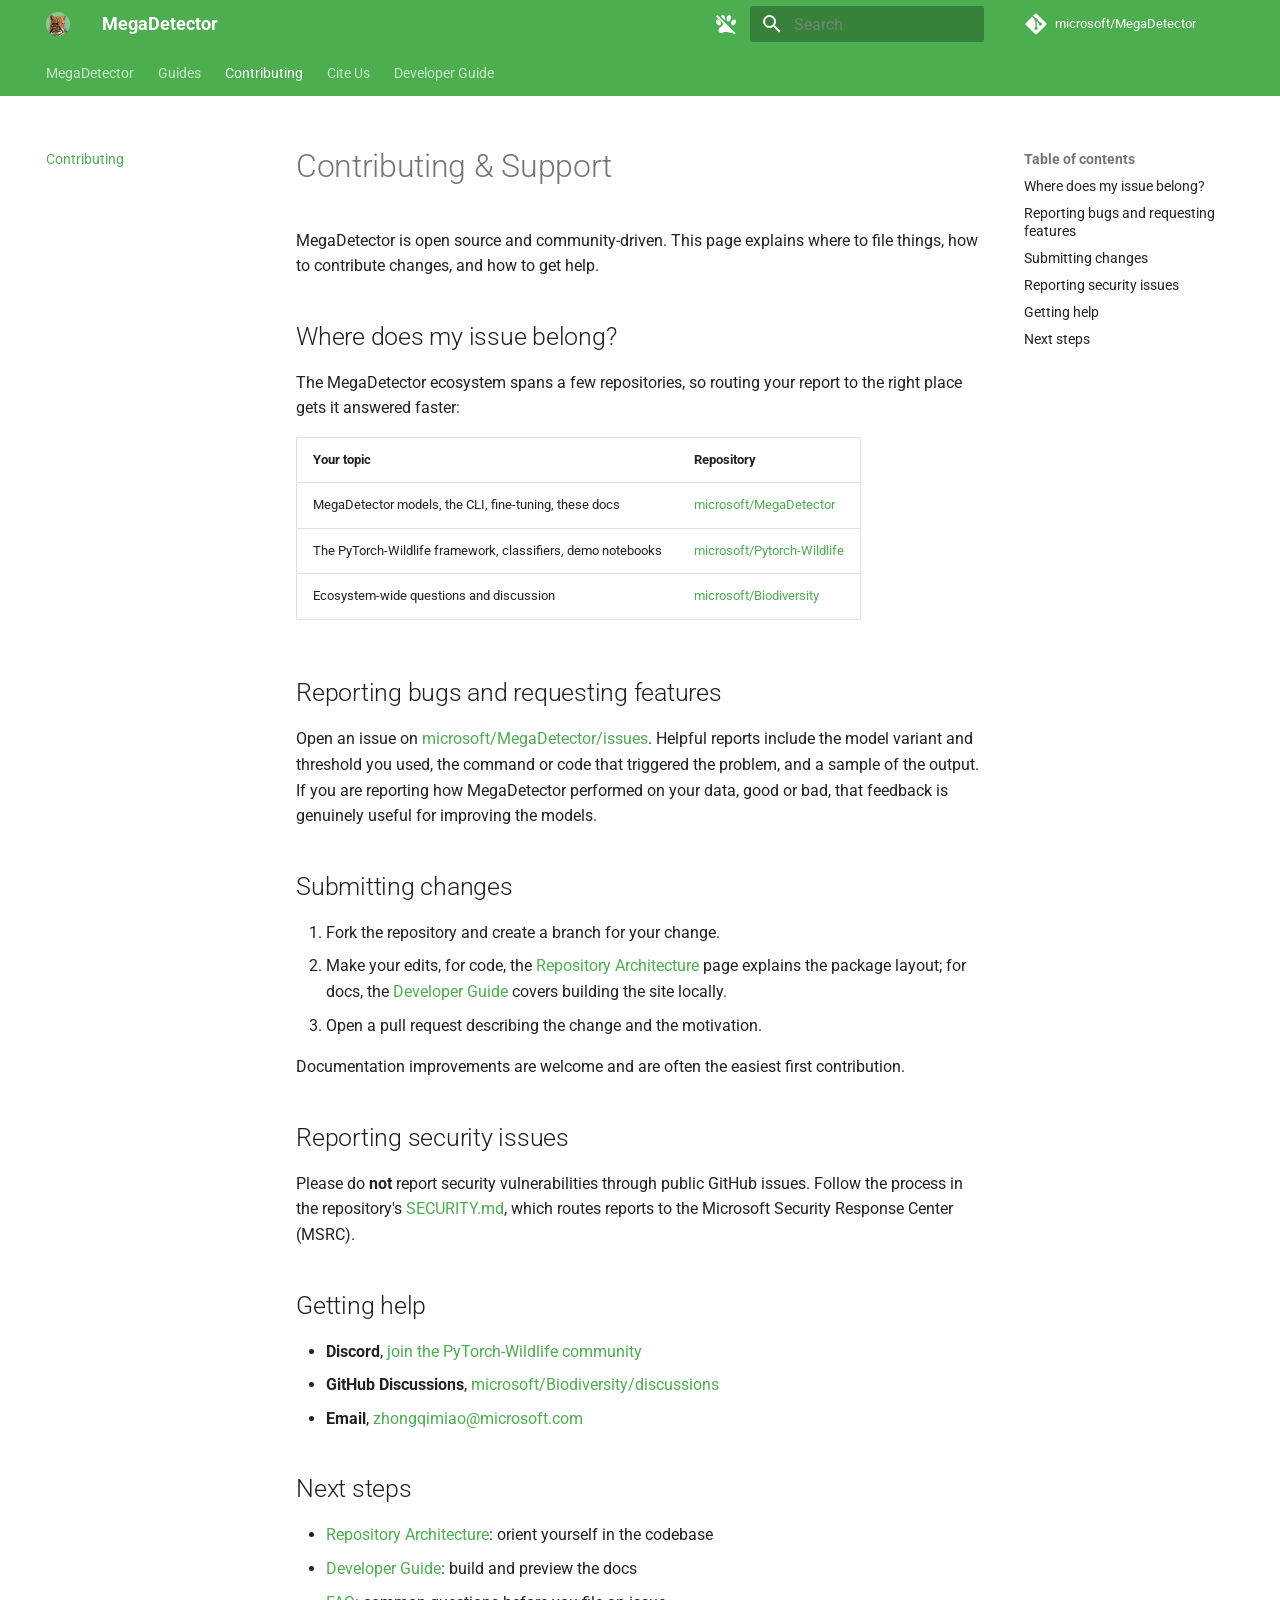
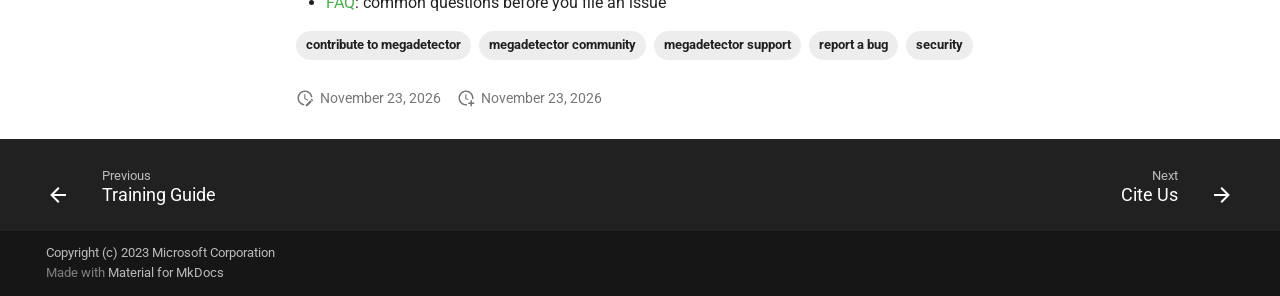
<file: contributing/index.html>
<!doctype html>
<html lang="en" class="no-js">
  <head>
    
      <meta charset="utf-8">
      <meta name="viewport" content="width=device-width,initial-scale=1">
      
        <meta name="description" content="How to contribute to MegaDetector and get help: filing issues, submitting pull requests, reporting security concerns, and reaching the community.">
      
      
      
        <link rel="canonical" href="https://microsoft.github.io/MegaDetector/contributing/">
      
      
        <link rel="prev" href="../training_guide/">
      
      
        <link rel="next" href="../cite/">
      
      
        
      
      
      <link rel="icon" href="../assets/cat.png">
      <meta name="generator" content="mkdocs-1.6.1, mkdocs-material-9.7.7">
    
    
      
        <title>Contributing to MegaDetector & Getting Support - MegaDetector</title>
      
    
    
      <link rel="stylesheet" href="../assets/stylesheets/main.ec1eaa64.min.css">
      
        
        <link rel="stylesheet" href="../assets/stylesheets/palette.ab4e12ef.min.css">
      
      
  
  
    
      
      
    
  
    
      
      
    
  
    
      
      
    
  
    
      
      
    
  
    
      
      
    
  
    
      
      
    
  
    
      
      
    
  
    
      
      
    
  
    
      
      
    
  
    
      
      
    
  
    
      
      
    
  
    
      
      
    
  
  
  <style>:root{--md-admonition-icon--note:url('data:image/svg+xml;charset=utf-8,%3Csvg%20xmlns%3D%22http%3A//www.w3.org/2000/svg%22%20viewBox%3D%220%200%2024%2024%22%3E%3Cpath%20d%3D%22M14%2010V4.5l5.5%205.5M5%203c-1.11%200-2%20.89-2%202v14a2%202%200%200%200%202%202h14a2%202%200%200%200%202-2V9l-6-6z%22/%3E%3C/svg%3E');--md-admonition-icon--abstract:url('data:image/svg+xml;charset=utf-8,%3Csvg%20xmlns%3D%22http%3A//www.w3.org/2000/svg%22%20viewBox%3D%220%200%2024%2024%22%3E%3Cpath%20d%3D%22M12%202a7%207%200%200%200-7%207c0%202.38%201.19%204.47%203%205.74V17a1%201%200%200%200%201%201h6a1%201%200%200%200%201-1v-2.26c1.81-1.27%203-3.36%203-5.74a7%207%200%200%200-7-7M9%2021a1%201%200%200%200%201%201h4a1%201%200%200%200%201-1v-1H9z%22/%3E%3C/svg%3E');--md-admonition-icon--info:url('data:image/svg+xml;charset=utf-8,%3Csvg%20xmlns%3D%22http%3A//www.w3.org/2000/svg%22%20viewBox%3D%220%200%2024%2024%22%3E%3Cpath%20d%3D%22M13%209h-2V7h2m0%2010h-2v-6h2m-1-9A10%2010%200%200%200%202%2012a10%2010%200%200%200%2010%2010%2010%2010%200%200%200%2010-10A10%2010%200%200%200%2012%202%22/%3E%3C/svg%3E');--md-admonition-icon--tip:url('data:image/svg+xml;charset=utf-8,%3Csvg%20xmlns%3D%22http%3A//www.w3.org/2000/svg%22%20viewBox%3D%220%200%2024%2024%22%3E%3Cpath%20d%3D%22M12%206a6%206%200%200%201%206%206c0%202.22-1.21%204.16-3%205.2V19a1%201%200%200%201-1%201h-4a1%201%200%200%201-1-1v-1.8c-1.79-1.04-3-2.98-3-5.2a6%206%200%200%201%206-6m2%2015v1a1%201%200%200%201-1%201h-2a1%201%200%200%201-1-1v-1zm6-10h3v2h-3zM1%2011h3v2H1zM13%201v3h-2V1zM4.92%203.5l2.13%202.14-1.42%201.41L3.5%204.93zm12.03%202.13%202.12-2.13%201.43%201.43-2.13%202.12z%22/%3E%3C/svg%3E');--md-admonition-icon--success:url('data:image/svg+xml;charset=utf-8,%3Csvg%20xmlns%3D%22http%3A//www.w3.org/2000/svg%22%20viewBox%3D%220%200%2024%2024%22%3E%3Cpath%20d%3D%22M12%202C6.5%202%202%206.5%202%2012s4.5%2010%2010%2010%2010-4.5%2010-10S17.5%202%2012%202m-2%2015-5-5%201.41-1.41L10%2014.17l7.59-7.59L19%208z%22/%3E%3C/svg%3E');--md-admonition-icon--question:url('data:image/svg+xml;charset=utf-8,%3Csvg%20xmlns%3D%22http%3A//www.w3.org/2000/svg%22%20viewBox%3D%220%200%2024%2024%22%3E%3Cpath%20d%3D%22m15.07%2011.25-.9.92C13.45%2012.89%2013%2013.5%2013%2015h-2v-.5c0-1.11.45-2.11%201.17-2.83l1.24-1.26c.37-.36.59-.86.59-1.41a2%202%200%200%200-2-2%202%202%200%200%200-2%202H8a4%204%200%200%201%204-4%204%204%200%200%201%204%204%203.2%203.2%200%200%201-.93%202.25M13%2019h-2v-2h2M12%202A10%2010%200%200%200%202%2012a10%2010%200%200%200%2010%2010%2010%2010%200%200%200%2010-10c0-5.53-4.5-10-10-10%22/%3E%3C/svg%3E');--md-admonition-icon--warning:url('data:image/svg+xml;charset=utf-8,%3Csvg%20xmlns%3D%22http%3A//www.w3.org/2000/svg%22%20viewBox%3D%220%200%2024%2024%22%3E%3Cpath%20d%3D%22M13%2014h-2V9h2m0%209h-2v-2h2M1%2021h22L12%202z%22/%3E%3C/svg%3E');--md-admonition-icon--failure:url('data:image/svg+xml;charset=utf-8,%3Csvg%20xmlns%3D%22http%3A//www.w3.org/2000/svg%22%20viewBox%3D%220%200%2024%2024%22%3E%3Cpath%20d%3D%22M13%2013h-2V7h2m0%2010h-2v-2h2M12%202A10%2010%200%200%200%202%2012a10%2010%200%200%200%2010%2010%2010%2010%200%200%200%2010-10A10%2010%200%200%200%2012%202%22/%3E%3C/svg%3E');--md-admonition-icon--danger:url('data:image/svg+xml;charset=utf-8,%3Csvg%20xmlns%3D%22http%3A//www.w3.org/2000/svg%22%20viewBox%3D%220%200%2024%2024%22%3E%3Cpath%20d%3D%22M13%2013h-2V7h2m-2%208h2v2h-2m4.73-14H8.27L3%208.27v7.46L8.27%2021h7.46L21%2015.73V8.27z%22/%3E%3C/svg%3E');--md-admonition-icon--bug:url('data:image/svg+xml;charset=utf-8,%3Csvg%20xmlns%3D%22http%3A//www.w3.org/2000/svg%22%20viewBox%3D%220%200%2024%2024%22%3E%3Cpath%20d%3D%22M14%2012h-4v-2h4m0%206h-4v-2h4m6-6h-2.81a6%206%200%200%200-1.82-1.96L17%204.41%2015.59%203l-2.17%202.17a6%206%200%200%200-2.83%200L8.41%203%207%204.41l1.62%201.63C7.88%206.55%207.26%207.22%206.81%208H4v2h2.09c-.05.33-.09.66-.09%201v1H4v2h2v1c0%20.34.04.67.09%201H4v2h2.81c1.04%201.79%202.97%203%205.19%203s4.15-1.21%205.19-3H20v-2h-2.09c.05-.33.09-.66.09-1v-1h2v-2h-2v-1c0-.34-.04-.67-.09-1H20z%22/%3E%3C/svg%3E');--md-admonition-icon--example:url('data:image/svg+xml;charset=utf-8,%3Csvg%20xmlns%3D%22http%3A//www.w3.org/2000/svg%22%20viewBox%3D%220%200%2024%2024%22%3E%3Cpath%20d%3D%22M7%205h14v2H7zm0%208v-2h14v2zM4%204.5A1.5%201.5%200%200%201%205.5%206%201.5%201.5%200%200%201%204%207.5%201.5%201.5%200%200%201%202.5%206%201.5%201.5%200%200%201%204%204.5m0%206A1.5%201.5%200%200%201%205.5%2012%201.5%201.5%200%200%201%204%2013.5%201.5%201.5%200%200%201%202.5%2012%201.5%201.5%200%200%201%204%2010.5M7%2019v-2h14v2zm-3-2.5A1.5%201.5%200%200%201%205.5%2018%201.5%201.5%200%200%201%204%2019.5%201.5%201.5%200%200%201%202.5%2018%201.5%201.5%200%200%201%204%2016.5%22/%3E%3C/svg%3E');--md-admonition-icon--quote:url('data:image/svg+xml;charset=utf-8,%3Csvg%20xmlns%3D%22http%3A//www.w3.org/2000/svg%22%20viewBox%3D%220%200%2024%2024%22%3E%3Cpath%20d%3D%22m10%207-2%204h3v6H5v-6l2-4zm8%200-2%204h3v6h-6v-6l2-4z%22/%3E%3C/svg%3E');}</style>



  
  
    
      
      
      
    
  
    
      
      
        
      
      
    
  
    
      
      
        
      
      
    
  
    
      
      
        
      
      
    
  
  
  <style>:root{.md-tag{--md-tag-icon:url('data:image/svg+xml;charset=utf-8,%3Csvg%20xmlns%3D%22http%3A//www.w3.org/2000/svg%22%20viewBox%3D%220%200%2024%2024%22%3E%3Cpath%20d%3D%22M5.5%207A1.5%201.5%200%200%201%204%205.5%201.5%201.5%200%200%201%205.5%204%201.5%201.5%200%200%201%207%205.5%201.5%201.5%200%200%201%205.5%207m15.91%204.58-9-9C12.05%202.22%2011.55%202%2011%202H4c-1.11%200-2%20.89-2%202v7c0%20.55.22%201.05.59%201.41l8.99%209c.37.36.87.59%201.42.59s1.05-.23%201.41-.59l7-7c.37-.36.59-.86.59-1.41%200-.56-.23-1.06-.59-1.42%22/%3E%3C/svg%3E');}.md-tag.md-tag--info{--md-tag-icon:url('data:image/svg+xml;charset=utf-8,%3Csvg%20xmlns%3D%22http%3A//www.w3.org/2000/svg%22%20viewBox%3D%220%200%2024%2024%22%3E%3Cpath%20d%3D%22M13%209h-2V7h2m0%2010h-2v-6h2m-1-9A10%2010%200%200%200%202%2012a10%2010%200%200%200%2010%2010%2010%2010%200%200%200%2010-10A10%2010%200%200%200%2012%202%22/%3E%3C/svg%3E');}.md-tag.md-tag--warning{--md-tag-icon:url('data:image/svg+xml;charset=utf-8,%3Csvg%20xmlns%3D%22http%3A//www.w3.org/2000/svg%22%20viewBox%3D%220%200%2024%2024%22%3E%3Cpath%20d%3D%22M13%2014h-2V9h2m0%209h-2v-2h2M1%2021h22L12%202z%22/%3E%3C/svg%3E');}.md-tag.md-tag--danger{--md-tag-icon:url('data:image/svg+xml;charset=utf-8,%3Csvg%20xmlns%3D%22http%3A//www.w3.org/2000/svg%22%20viewBox%3D%220%200%2024%2024%22%3E%3Cpath%20d%3D%22M13%2013h-2V7h2m-2%208h2v2h-2m4.73-14H8.27L3%208.27v7.46L8.27%2021h7.46L21%2015.73V8.27z%22/%3E%3C/svg%3E');}}</style>

    
    
      
    
    
      
        
        
        <link rel="preconnect" href="https://fonts.gstatic.com" crossorigin>
        <link rel="stylesheet" href="https://fonts.googleapis.com/css?family=Roboto:300,300i,400,400i,700,700i%7CRoboto+Mono:400,400i,700,700i&display=fallback">
        <style>:root{--md-text-font:"Roboto";--md-code-font:"Roboto Mono"}</style>
      
    
    
    <script>__md_scope=new URL("..",location),__md_hash=e=>[...e].reduce(((e,_)=>(e<<5)-e+_.charCodeAt(0)),0),__md_get=(e,_=localStorage,t=__md_scope)=>JSON.parse(_.getItem(t.pathname+"."+e)),__md_set=(e,_,t=localStorage,a=__md_scope)=>{try{t.setItem(a.pathname+"."+e,JSON.stringify(_))}catch(e){}}</script>
    
      

    
    
  <meta property="og:type" content="website">
  <meta property="og:site_name" content="MegaDetector">
  <meta property="og:title" content="Contributing to MegaDetector & Getting Support">
  <meta property="og:description" content="How to contribute to MegaDetector and get help: filing issues, submitting pull requests, reporting security concerns, and reaching the community.">
  <meta property="og:url" content="https://microsoft.github.io/MegaDetector/contributing/">
  <meta property="og:image" content="https://microsoft.github.io/MegaDetector/assets/megadetector-banner.png">
  <meta property="og:image:alt" content="MegaDetector: open-source camera-trap AI from the Microsoft AI for Good Lab">
  <meta name="twitter:card" content="summary_large_image">
  <meta name="twitter:title" content="Contributing to MegaDetector & Getting Support">
  <meta name="twitter:description" content="How to contribute to MegaDetector and get help: filing issues, submitting pull requests, reporting security concerns, and reaching the community.">
  <meta name="twitter:image" content="https://microsoft.github.io/MegaDetector/assets/megadetector-banner.png">
  <meta name="twitter:image:alt" content="MegaDetector: open-source camera-trap AI from the Microsoft AI for Good Lab"><script type="application/ld+json">{"@context": "https://schema.org", "@type": "BreadcrumbList", "itemListElement": [{"@type": "ListItem", "item": "https://microsoft.github.io/MegaDetector/", "name": "MegaDetector", "position": 1}, {"@type": "ListItem", "item": "https://microsoft.github.io/MegaDetector/contributing/", "name": "Contributing", "position": 2}]}</script>

  </head>
  
  
    
    
      
    
    
    
    
    <body dir="ltr" data-md-color-scheme="default" data-md-color-primary="green" data-md-color-accent="deep-orange">
  
    
    <input class="md-toggle" data-md-toggle="drawer" type="checkbox" id="__drawer" autocomplete="off">
    <input class="md-toggle" data-md-toggle="search" type="checkbox" id="__search" autocomplete="off">
    <label class="md-overlay" for="__drawer"></label>
    <div data-md-component="skip">
      
        
        <a href="#contributing-support" class="md-skip">
          Skip to content
        </a>
      
    </div>
    <div data-md-component="announce">
      
    </div>
    
    
      

<header class="md-header" data-md-component="header">
  <nav class="md-header__inner md-grid" aria-label="Header">
    <a href=".." title="MegaDetector" class="md-header__button md-logo" aria-label="MegaDetector" data-md-component="logo">
      
  <img src="../assets/cat.png" alt="logo">

    </a>
    <label class="md-header__button md-icon" for="__drawer">
      
      <svg xmlns="http://www.w3.org/2000/svg" viewBox="0 0 24 24"><path d="M3 6h18v2H3zm0 5h18v2H3zm0 5h18v2H3z"/></svg>
    </label>
    <div class="md-header__title" data-md-component="header-title">
      <div class="md-header__ellipsis">
        <div class="md-header__topic">
          <span class="md-ellipsis">
            MegaDetector
          </span>
        </div>
        <div class="md-header__topic" data-md-component="header-topic">
          <span class="md-ellipsis">
            
              Contributing to MegaDetector & Getting Support
            
          </span>
        </div>
      </div>
    </div>
    
      
        <form class="md-header__option" data-md-component="palette">
  
    
    
    
    <input class="md-option" data-md-color-media="(prefers-color-scheme: light)" data-md-color-scheme="default" data-md-color-primary="green" data-md-color-accent="deep-orange"  aria-label="Switch to dark mode"  type="radio" name="__palette" id="__palette_0">
    
      <label class="md-header__button md-icon" title="Switch to dark mode" for="__palette_1" hidden>
        <svg xmlns="http://www.w3.org/2000/svg" viewBox="0 0 24 24"><path d="M2 4.27 3.28 3 21.5 21.22l-1.27 1.28-2-2c-.14.1-.29.18-.44.25-1.79.82-3.91-.88-5.9-.88s-4.13 1.77-5.89.88c-1-.49-1.69-1.79-1.56-2.87.18-1.49 1.97-2.29 3.03-3.38.74-.73 1.37-1.81 2.08-2.68zM8.35 3c1.18-.17 2.43 1.12 2.79 2.9.18.85.12 1.66-.14 2.29L7.03 4.2c.26-.65.72-1.1 1.32-1.2m7.15 0c1.19.19 1.85 1.77 1.5 3.54-.38 1.78-1.63 3.07-2.81 2.89-1.19-.18-1.84-1.76-1.47-3.53.36-1.78 1.61-3.07 2.78-2.9M3 7.6c1.14-.49 2.69.4 3.5 1.95.76 1.58.5 3.24-.63 3.73s-2.67-.39-3.46-1.96S1.9 8.08 3 7.6m18 0c1.1.48 1.38 2.15.59 3.72s-2.33 2.45-3.46 1.96-1.39-2.15-.63-3.73C18.31 8 19.86 7.11 21 7.6"/></svg>
      </label>
    
  
    
    
    
    <input class="md-option" data-md-color-media="(prefers-color-scheme: dark)" data-md-color-scheme="slate" data-md-color-primary="teal" data-md-color-accent="deep-orange"  aria-label="Switch to light mode"  type="radio" name="__palette" id="__palette_1">
    
      <label class="md-header__button md-icon" title="Switch to light mode" for="__palette_0" hidden>
        <svg xmlns="http://www.w3.org/2000/svg" viewBox="0 0 24 24"><path d="M8.35 3c1.18-.17 2.43 1.12 2.79 2.9.36 1.77-.29 3.35-1.47 3.53-1.17.18-2.43-1.11-2.8-2.89-.37-1.77.3-3.35 1.48-3.54m7.15 0c1.19.19 1.85 1.77 1.5 3.54-.38 1.78-1.63 3.07-2.81 2.89-1.19-.18-1.84-1.76-1.47-3.53.36-1.78 1.61-3.07 2.78-2.9M3 7.6c1.14-.49 2.69.4 3.5 1.95.76 1.58.5 3.24-.63 3.73s-2.67-.39-3.46-1.96S1.9 8.08 3 7.6m18 0c1.1.48 1.38 2.15.59 3.72s-2.33 2.45-3.46 1.96-1.39-2.15-.63-3.73C18.31 8 19.86 7.11 21 7.6m-1.67 10.78c.04.94-.68 1.98-1.54 2.37-1.79.82-3.91-.88-5.9-.88s-4.13 1.77-5.89.88c-1-.49-1.69-1.79-1.56-2.87.18-1.49 1.97-2.29 3.03-3.38 1.41-1.41 2.41-4.06 4.42-4.06 2 0 3.06 2.61 4.41 4.06 1.11 1.22 2.96 2.25 3.03 3.88"/></svg>
      </label>
    
  
</form>
      
    
    
      <script>var palette=__md_get("__palette");if(palette&&palette.color){if("(prefers-color-scheme)"===palette.color.media){var media=matchMedia("(prefers-color-scheme: light)"),input=document.querySelector(media.matches?"[data-md-color-media='(prefers-color-scheme: light)']":"[data-md-color-media='(prefers-color-scheme: dark)']");palette.color.media=input.getAttribute("data-md-color-media"),palette.color.scheme=input.getAttribute("data-md-color-scheme"),palette.color.primary=input.getAttribute("data-md-color-primary"),palette.color.accent=input.getAttribute("data-md-color-accent")}for(var[key,value]of Object.entries(palette.color))document.body.setAttribute("data-md-color-"+key,value)}</script>
    
    
    
      
      
        <label class="md-header__button md-icon" for="__search">
          
          <svg xmlns="http://www.w3.org/2000/svg" viewBox="0 0 24 24"><path d="M9.5 3A6.5 6.5 0 0 1 16 9.5c0 1.61-.59 3.09-1.56 4.23l.27.27h.79l5 5-1.5 1.5-5-5v-.79l-.27-.27A6.52 6.52 0 0 1 9.5 16 6.5 6.5 0 0 1 3 9.5 6.5 6.5 0 0 1 9.5 3m0 2C7 5 5 7 5 9.5S7 14 9.5 14 14 12 14 9.5 12 5 9.5 5"/></svg>
        </label>
        <div class="md-search" data-md-component="search" role="dialog">
  <label class="md-search__overlay" for="__search"></label>
  <div class="md-search__inner" role="search">
    <form class="md-search__form" name="search">
      <input type="text" class="md-search__input" name="query" aria-label="Search" placeholder="Search" autocapitalize="off" autocorrect="off" autocomplete="off" spellcheck="false" data-md-component="search-query" required>
      <label class="md-search__icon md-icon" for="__search">
        
        <svg xmlns="http://www.w3.org/2000/svg" viewBox="0 0 24 24"><path d="M9.5 3A6.5 6.5 0 0 1 16 9.5c0 1.61-.59 3.09-1.56 4.23l.27.27h.79l5 5-1.5 1.5-5-5v-.79l-.27-.27A6.52 6.52 0 0 1 9.5 16 6.5 6.5 0 0 1 3 9.5 6.5 6.5 0 0 1 9.5 3m0 2C7 5 5 7 5 9.5S7 14 9.5 14 14 12 14 9.5 12 5 9.5 5"/></svg>
        
        <svg xmlns="http://www.w3.org/2000/svg" viewBox="0 0 24 24"><path d="M20 11v2H8l5.5 5.5-1.42 1.42L4.16 12l7.92-7.92L13.5 5.5 8 11z"/></svg>
      </label>
      <nav class="md-search__options" aria-label="Search">
        
          <a href="javascript:void(0)" class="md-search__icon md-icon" title="Share" aria-label="Share" data-clipboard data-clipboard-text="" data-md-component="search-share" tabindex="-1">
            
            <svg xmlns="http://www.w3.org/2000/svg" viewBox="0 0 24 24"><path d="M18 16.08c-.76 0-1.44.3-1.96.77L8.91 12.7c.05-.23.09-.46.09-.7s-.04-.47-.09-.7l7.05-4.11c.54.5 1.25.81 2.04.81a3 3 0 0 0 3-3 3 3 0 0 0-3-3 3 3 0 0 0-3 3c0 .24.04.47.09.7L8.04 9.81C7.5 9.31 6.79 9 6 9a3 3 0 0 0-3 3 3 3 0 0 0 3 3c.79 0 1.5-.31 2.04-.81l7.12 4.15c-.05.21-.08.43-.08.66 0 1.61 1.31 2.91 2.92 2.91s2.92-1.3 2.92-2.91A2.92 2.92 0 0 0 18 16.08"/></svg>
          </a>
        
        <button type="reset" class="md-search__icon md-icon" title="Clear" aria-label="Clear" tabindex="-1">
          
          <svg xmlns="http://www.w3.org/2000/svg" viewBox="0 0 24 24"><path d="M19 6.41 17.59 5 12 10.59 6.41 5 5 6.41 10.59 12 5 17.59 6.41 19 12 13.41 17.59 19 19 17.59 13.41 12z"/></svg>
        </button>
      </nav>
      
        <div class="md-search__suggest" data-md-component="search-suggest"></div>
      
    </form>
    <div class="md-search__output">
      <div class="md-search__scrollwrap" tabindex="0" data-md-scrollfix>
        <div class="md-search-result" data-md-component="search-result">
          <div class="md-search-result__meta">
            Initializing search
          </div>
          <ol class="md-search-result__list" role="presentation"></ol>
        </div>
      </div>
    </div>
  </div>
</div>
      
    
    
      <div class="md-header__source">
        <a href="https://github.com/microsoft/MegaDetector" title="Go to repository" class="md-source" data-md-component="source">
  <div class="md-source__icon md-icon">
    
    <svg xmlns="http://www.w3.org/2000/svg" viewBox="0 0 448 512"><!--! Font Awesome Free 7.1.0 by @fontawesome - https://fontawesome.com License - https://fontawesome.com/license/free (Icons: CC BY 4.0, Fonts: SIL OFL 1.1, Code: MIT License) Copyright 2025 Fonticons, Inc.--><path d="M439.6 236.1 244 40.5c-5.4-5.5-12.8-8.5-20.4-8.5s-15 3-20.4 8.4L162.5 81l51.5 51.5c27.1-9.1 52.7 16.8 43.4 43.7l49.7 49.7c34.2-11.8 61.2 31 35.5 56.7-26.5 26.5-70.2-2.9-56-37.3L240.3 199v121.9c25.3 12.5 22.3 41.8 9.1 55-6.4 6.4-15.2 10.1-24.3 10.1s-17.8-3.6-24.3-10.1c-17.6-17.6-11.1-46.9 11.2-56v-123c-20.8-8.5-24.6-30.7-18.6-45L142.6 101 8.5 235.1C3 240.6 0 247.9 0 255.5s3 15 8.5 20.4l195.6 195.7c5.4 5.4 12.7 8.4 20.4 8.4s15-3 20.4-8.4l194.7-194.7c5.4-5.4 8.4-12.8 8.4-20.4s-3-15-8.4-20.4"/></svg>
  </div>
  <div class="md-source__repository">
    microsoft/MegaDetector
  </div>
</a>
      </div>
    
  </nav>
  
</header>
    
    <div class="md-container" data-md-component="container">
      
      
        
          
            
<nav class="md-tabs" aria-label="Tabs" data-md-component="tabs">
  <div class="md-grid">
    <ul class="md-tabs__list">
      
        
  
  
  
  
    
    
      <li class="md-tabs__item">
        <a href=".." class="md-tabs__link">
          
  
  
  MegaDetector

        </a>
      </li>
    
  

      
        
  
  
  
  
    
    
      <li class="md-tabs__item">
        <a href="../camera-trap-ai/" class="md-tabs__link">
          
  
  
  Guides

        </a>
      </li>
    
  

      
        
  
  
  
    
  
  
    <li class="md-tabs__item md-tabs__item--active">
      <a href="./" class="md-tabs__link">
        
  
  
    
  
  Contributing

      </a>
    </li>
  

      
        
  
  
  
  
    <li class="md-tabs__item">
      <a href="../cite/" class="md-tabs__link">
        
  
  
    
  
  Cite Us

      </a>
    </li>
  

      
        
  
  
  
  
    
    
      <li class="md-tabs__item">
        <a href="../build_mkdocs/" class="md-tabs__link">
          
  
  
  Developer Guide

        </a>
      </li>
    
  

      
    </ul>
  </div>
</nav>
          
        
      
      <main class="md-main" data-md-component="main">
        <div class="md-main__inner md-grid">
          
            
              
              <div class="md-sidebar md-sidebar--primary" data-md-component="sidebar" data-md-type="navigation" >
                <div class="md-sidebar__scrollwrap">
                  <div class="md-sidebar__inner">
                    


  


<nav class="md-nav md-nav--primary md-nav--lifted" aria-label="Navigation" data-md-level="0">
  <label class="md-nav__title" for="__drawer">
    <a href=".." title="MegaDetector" class="md-nav__button md-logo" aria-label="MegaDetector" data-md-component="logo">
      
  <img src="../assets/cat.png" alt="logo">

    </a>
    MegaDetector
  </label>
  
    <div class="md-nav__source">
      <a href="https://github.com/microsoft/MegaDetector" title="Go to repository" class="md-source" data-md-component="source">
  <div class="md-source__icon md-icon">
    
    <svg xmlns="http://www.w3.org/2000/svg" viewBox="0 0 448 512"><!--! Font Awesome Free 7.1.0 by @fontawesome - https://fontawesome.com License - https://fontawesome.com/license/free (Icons: CC BY 4.0, Fonts: SIL OFL 1.1, Code: MIT License) Copyright 2025 Fonticons, Inc.--><path d="M439.6 236.1 244 40.5c-5.4-5.5-12.8-8.5-20.4-8.5s-15 3-20.4 8.4L162.5 81l51.5 51.5c27.1-9.1 52.7 16.8 43.4 43.7l49.7 49.7c34.2-11.8 61.2 31 35.5 56.7-26.5 26.5-70.2-2.9-56-37.3L240.3 199v121.9c25.3 12.5 22.3 41.8 9.1 55-6.4 6.4-15.2 10.1-24.3 10.1s-17.8-3.6-24.3-10.1c-17.6-17.6-11.1-46.9 11.2-56v-123c-20.8-8.5-24.6-30.7-18.6-45L142.6 101 8.5 235.1C3 240.6 0 247.9 0 255.5s3 15 8.5 20.4l195.6 195.7c5.4 5.4 12.7 8.4 20.4 8.4s15-3 20.4-8.4l194.7-194.7c5.4-5.4 8.4-12.8 8.4-20.4s-3-15-8.4-20.4"/></svg>
  </div>
  <div class="md-source__repository">
    microsoft/MegaDetector
  </div>
</a>
    </div>
  
  <ul class="md-nav__list" data-md-scrollfix>
    
      
      
  
  
  
  
    
    
    
    
      
      
        
      
    
    
    <li class="md-nav__item md-nav__item--nested">
      
        
        
        <input class="md-nav__toggle md-toggle " type="checkbox" id="__nav_1" >
        
          
          <label class="md-nav__link" for="__nav_1" id="__nav_1_label" tabindex="0">
            
  
  
  <span class="md-ellipsis">
    
  
    MegaDetector
  

    
  </span>
  
  

            <span class="md-nav__icon md-icon"></span>
          </label>
        
        <nav class="md-nav" data-md-level="1" aria-labelledby="__nav_1_label" aria-expanded="false">
          <label class="md-nav__title" for="__nav_1">
            <span class="md-nav__icon md-icon"></span>
            
  
    MegaDetector
  

          </label>
          <ul class="md-nav__list" data-md-scrollfix>
            
              
                
  
  
  
  
    <li class="md-nav__item">
      <a href=".." class="md-nav__link">
        
  
  
  <span class="md-ellipsis">
    
  
    Overview
  

    
  </span>
  
  

      </a>
    </li>
  

              
            
              
                
  
  
  
  
    <li class="md-nav__item">
      <a href="../installation/" class="md-nav__link">
        
  
  
  <span class="md-ellipsis">
    
  
    Installation
  

    
  </span>
  
  

      </a>
    </li>
  

              
            
              
                
  
  
  
  
    <li class="md-nav__item">
      <a href="../model_zoo/" class="md-nav__link">
        
  
  
  <span class="md-ellipsis">
    
  
    Model Zoo
  

    
  </span>
  
  

      </a>
    </li>
  

              
            
              
                
  
  
  
  
    <li class="md-nav__item">
      <a href="../cli/" class="md-nav__link">
        
  
  
  <span class="md-ellipsis">
    
  
    CLI
  

    
  </span>
  
  

      </a>
    </li>
  

              
            
              
                
  
  
  
  
    <li class="md-nav__item">
      <a href="../output_format/" class="md-nav__link">
        
  
  
  <span class="md-ellipsis">
    
  
    Output Format
  

    
  </span>
  
  

      </a>
    </li>
  

              
            
              
                
  
  
  
  
    <li class="md-nav__item">
      <a href="../faq/" class="md-nav__link">
        
  
  
  <span class="md-ellipsis">
    
  
    FAQ
  

    
  </span>
  
  

      </a>
    </li>
  

              
            
              
                
  
  
  
  
    <li class="md-nav__item">
      <a href="../tags/" class="md-nav__link">
        
  
  
  <span class="md-ellipsis">
    
  
    Tags
  

    
  </span>
  
  

      </a>
    </li>
  

              
            
          </ul>
        </nav>
      
    </li>
  

    
      
      
  
  
  
  
    
    
    
    
      
      
        
      
    
    
    <li class="md-nav__item md-nav__item--nested">
      
        
        
        <input class="md-nav__toggle md-toggle " type="checkbox" id="__nav_2" >
        
          
          <label class="md-nav__link" for="__nav_2" id="__nav_2_label" tabindex="0">
            
  
  
  <span class="md-ellipsis">
    
  
    Guides
  

    
  </span>
  
  

            <span class="md-nav__icon md-icon"></span>
          </label>
        
        <nav class="md-nav" data-md-level="1" aria-labelledby="__nav_2_label" aria-expanded="false">
          <label class="md-nav__title" for="__nav_2">
            <span class="md-nav__icon md-icon"></span>
            
  
    Guides
  

          </label>
          <ul class="md-nav__list" data-md-scrollfix>
            
              
                
  
  
  
  
    <li class="md-nav__item">
      <a href="../camera-trap-ai/" class="md-nav__link">
        
  
  
  <span class="md-ellipsis">
    
  
    Camera-Trap AI
  

    
  </span>
  
  

      </a>
    </li>
  

              
            
              
                
  
  
  
  
    <li class="md-nav__item">
      <a href="../camera-trap-software/" class="md-nav__link">
        
  
  
  <span class="md-ellipsis">
    
  
    Camera-Trap Software
  

    
  </span>
  
  

      </a>
    </li>
  

              
            
              
                
  
  
  
  
    <li class="md-nav__item">
      <a href="../training_guide/" class="md-nav__link">
        
  
  
  <span class="md-ellipsis">
    
  
    Training Guide
  

    
  </span>
  
  

      </a>
    </li>
  

              
            
          </ul>
        </nav>
      
    </li>
  

    
      
      
  
  
    
  
  
  
    <li class="md-nav__item md-nav__item--active">
      
      <input class="md-nav__toggle md-toggle" type="checkbox" id="__toc">
      
      
        
      
      
        <label class="md-nav__link md-nav__link--active" for="__toc">
          
  
  
  <span class="md-ellipsis">
    
  
    Contributing
  

    
  </span>
  
  

          <span class="md-nav__icon md-icon"></span>
        </label>
      
      <a href="./" class="md-nav__link md-nav__link--active">
        
  
  
  <span class="md-ellipsis">
    
  
    Contributing
  

    
  </span>
  
  

      </a>
      
        

<nav class="md-nav md-nav--secondary" aria-label="Table of contents">
  
  
  
    
  
  
    <label class="md-nav__title" for="__toc">
      <span class="md-nav__icon md-icon"></span>
      Table of contents
    </label>
    <ul class="md-nav__list" data-md-component="toc" data-md-scrollfix>
      
        <li class="md-nav__item">
  <a href="#where-does-my-issue-belong" class="md-nav__link">
    <span class="md-ellipsis">
      
        Where does my issue belong?
      
    </span>
  </a>
  
</li>
      
        <li class="md-nav__item">
  <a href="#reporting-bugs-and-requesting-features" class="md-nav__link">
    <span class="md-ellipsis">
      
        Reporting bugs and requesting features
      
    </span>
  </a>
  
</li>
      
        <li class="md-nav__item">
  <a href="#submitting-changes" class="md-nav__link">
    <span class="md-ellipsis">
      
        Submitting changes
      
    </span>
  </a>
  
</li>
      
        <li class="md-nav__item">
  <a href="#reporting-security-issues" class="md-nav__link">
    <span class="md-ellipsis">
      
        Reporting security issues
      
    </span>
  </a>
  
</li>
      
        <li class="md-nav__item">
  <a href="#getting-help" class="md-nav__link">
    <span class="md-ellipsis">
      
        Getting help
      
    </span>
  </a>
  
</li>
      
        <li class="md-nav__item">
  <a href="#next-steps" class="md-nav__link">
    <span class="md-ellipsis">
      
        Next steps
      
    </span>
  </a>
  
</li>
      
    </ul>
  
</nav>
      
    </li>
  

    
      
      
  
  
  
  
    <li class="md-nav__item">
      <a href="../cite/" class="md-nav__link">
        
  
  
  <span class="md-ellipsis">
    
  
    Cite Us
  

    
  </span>
  
  

      </a>
    </li>
  

    
      
      
  
  
  
  
    
    
    
    
      
      
        
      
    
    
    <li class="md-nav__item md-nav__item--nested">
      
        
        
        <input class="md-nav__toggle md-toggle " type="checkbox" id="__nav_5" >
        
          
          <label class="md-nav__link" for="__nav_5" id="__nav_5_label" tabindex="0">
            
  
  
  <span class="md-ellipsis">
    
  
    Developer Guide
  

    
  </span>
  
  

            <span class="md-nav__icon md-icon"></span>
          </label>
        
        <nav class="md-nav" data-md-level="1" aria-labelledby="__nav_5_label" aria-expanded="false">
          <label class="md-nav__title" for="__nav_5">
            <span class="md-nav__icon md-icon"></span>
            
  
    Developer Guide
  

          </label>
          <ul class="md-nav__list" data-md-scrollfix>
            
              
                
  
  
  
  
    <li class="md-nav__item">
      <a href="../build_mkdocs/" class="md-nav__link">
        
  
  
  <span class="md-ellipsis">
    
  
    Build the Docs
  

    
  </span>
  
  

      </a>
    </li>
  

              
            
              
                
  
  
  
  
    <li class="md-nav__item">
      <a href="../architecture/" class="md-nav__link">
        
  
  
  <span class="md-ellipsis">
    
  
    Repository Architecture
  

    
  </span>
  
  

      </a>
    </li>
  

              
            
          </ul>
        </nav>
      
    </li>
  

    
  </ul>
</nav>
                  </div>
                </div>
              </div>
            
            
              
              <div class="md-sidebar md-sidebar--secondary" data-md-component="sidebar" data-md-type="toc" >
                <div class="md-sidebar__scrollwrap">
                  <div class="md-sidebar__inner">
                    

<nav class="md-nav md-nav--secondary" aria-label="Table of contents">
  
  
  
    
  
  
    <label class="md-nav__title" for="__toc">
      <span class="md-nav__icon md-icon"></span>
      Table of contents
    </label>
    <ul class="md-nav__list" data-md-component="toc" data-md-scrollfix>
      
        <li class="md-nav__item">
  <a href="#where-does-my-issue-belong" class="md-nav__link">
    <span class="md-ellipsis">
      
        Where does my issue belong?
      
    </span>
  </a>
  
</li>
      
        <li class="md-nav__item">
  <a href="#reporting-bugs-and-requesting-features" class="md-nav__link">
    <span class="md-ellipsis">
      
        Reporting bugs and requesting features
      
    </span>
  </a>
  
</li>
      
        <li class="md-nav__item">
  <a href="#submitting-changes" class="md-nav__link">
    <span class="md-ellipsis">
      
        Submitting changes
      
    </span>
  </a>
  
</li>
      
        <li class="md-nav__item">
  <a href="#reporting-security-issues" class="md-nav__link">
    <span class="md-ellipsis">
      
        Reporting security issues
      
    </span>
  </a>
  
</li>
      
        <li class="md-nav__item">
  <a href="#getting-help" class="md-nav__link">
    <span class="md-ellipsis">
      
        Getting help
      
    </span>
  </a>
  
</li>
      
        <li class="md-nav__item">
  <a href="#next-steps" class="md-nav__link">
    <span class="md-ellipsis">
      
        Next steps
      
    </span>
  </a>
  
</li>
      
    </ul>
  
</nav>
                  </div>
                </div>
              </div>
            
          
          
            <div class="md-content" data-md-component="content">
              
                




              
              <article class="md-content__inner md-typeset">
                
                  
  
  


<h1 id="contributing-support">Contributing &amp; Support<a class="headerlink" href="#contributing-support" title="Permanent link">&para;</a></h1>
<p>MegaDetector is open source and community-driven. This page explains where to file things, how to contribute changes, and how to get help.</p>
<h2 id="where-does-my-issue-belong">Where does my issue belong?<a class="headerlink" href="#where-does-my-issue-belong" title="Permanent link">&para;</a></h2>
<p>The MegaDetector ecosystem spans a few repositories, so routing your report to the right place gets it answered faster:</p>
<table>
<thead>
<tr>
<th>Your topic</th>
<th>Repository</th>
</tr>
</thead>
<tbody>
<tr>
<td>MegaDetector models, the CLI, fine-tuning, these docs</td>
<td><a href="https://github.com/microsoft/MegaDetector">microsoft/MegaDetector</a></td>
</tr>
<tr>
<td>The PyTorch-Wildlife framework, classifiers, demo notebooks</td>
<td><a href="https://github.com/microsoft/Pytorch-Wildlife">microsoft/Pytorch-Wildlife</a></td>
</tr>
<tr>
<td>Ecosystem-wide questions and discussion</td>
<td><a href="https://github.com/microsoft/Biodiversity">microsoft/Biodiversity</a></td>
</tr>
</tbody>
</table>
<h2 id="reporting-bugs-and-requesting-features">Reporting bugs and requesting features<a class="headerlink" href="#reporting-bugs-and-requesting-features" title="Permanent link">&para;</a></h2>
<p>Open an issue on <a href="https://github.com/microsoft/MegaDetector/issues">microsoft/MegaDetector/issues</a>. Helpful reports include the model variant and threshold you used, the command or code that triggered the problem, and a sample of the output. If you are reporting how MegaDetector performed on your data, good or bad, that feedback is genuinely useful for improving the models.</p>
<h2 id="submitting-changes">Submitting changes<a class="headerlink" href="#submitting-changes" title="Permanent link">&para;</a></h2>
<ol>
<li>Fork the repository and create a branch for your change.</li>
<li>Make your edits, for code, the <a href="../architecture/">Repository Architecture</a> page explains the package layout; for docs, the <a href="../build_mkdocs/">Developer Guide</a> covers building the site locally.</li>
<li>Open a pull request describing the change and the motivation.</li>
</ol>
<p>Documentation improvements are welcome and are often the easiest first contribution.</p>
<h2 id="reporting-security-issues">Reporting security issues<a class="headerlink" href="#reporting-security-issues" title="Permanent link">&para;</a></h2>
<p>Please do <strong>not</strong> report security vulnerabilities through public GitHub issues. Follow the process in the repository's <a href="https://github.com/microsoft/MegaDetector/blob/main/SECURITY.md">SECURITY.md</a>, which routes reports to the Microsoft Security Response Center (MSRC).</p>
<h2 id="getting-help">Getting help<a class="headerlink" href="#getting-help" title="Permanent link">&para;</a></h2>
<ul>
<li><strong>Discord</strong>, <a href="https://discord.gg/TeEVxzaYtm">join the PyTorch-Wildlife community</a></li>
<li><strong>GitHub Discussions</strong>, <a href="https://github.com/microsoft/Biodiversity/discussions">microsoft/Biodiversity/discussions</a></li>
<li><strong>Email</strong>, <a href="mailto:zhongqimiao@microsoft.com">zhongqimiao@microsoft.com</a></li>
</ul>
<h2 id="next-steps">Next steps<a class="headerlink" href="#next-steps" title="Permanent link">&para;</a></h2>
<ul>
<li><a href="../architecture/">Repository Architecture</a>: orient yourself in the codebase</li>
<li><a href="../build_mkdocs/">Developer Guide</a>: build and preview the docs</li>
<li><a href="../faq/">FAQ</a>: common questions before you file an issue</li>
</ul>


  <nav class="md-tags" >
    
      
      
      
      
        <a href="../tags/#tag:contribute-to-megadetector" class="md-tag">contribute to megadetector</a>
      
    
      
      
      
      
        <a href="../tags/#tag:megadetector-community" class="md-tag">megadetector community</a>
      
    
      
      
      
      
        <a href="../tags/#tag:megadetector-support" class="md-tag">megadetector support</a>
      
    
      
      
      
      
        <a href="../tags/#tag:report-a-bug" class="md-tag">report a bug</a>
      
    
      
      
      
      
        <a href="../tags/#tag:security" class="md-tag">security</a>
      
    
  </nav>








  
    
  
  
    
  


  <aside class="md-source-file">
    
      
  <span class="md-source-file__fact">
    <span class="md-icon" title="Last update">
      <svg xmlns="http://www.w3.org/2000/svg" viewBox="0 0 24 24"><path d="M21 13.1c-.1 0-.3.1-.4.2l-1 1 2.1 2.1 1-1c.2-.2.2-.6 0-.8l-1.3-1.3c-.1-.1-.2-.2-.4-.2m-1.9 1.8-6.1 6V23h2.1l6.1-6.1zM12.5 7v5.2l4 2.4-1 1L11 13V7zM11 21.9c-5.1-.5-9-4.8-9-9.9C2 6.5 6.5 2 12 2c5.3 0 9.6 4.1 10 9.3-.3-.1-.6-.2-1-.2s-.7.1-1 .2C19.6 7.2 16.2 4 12 4c-4.4 0-8 3.6-8 8 0 4.1 3.1 7.5 7.1 7.9l-.1.2z"/></svg>
    </span>
    <span class="git-revision-date-localized-plugin git-revision-date-localized-plugin-date" title="November 23, 2026 06:39:59 UTC">November 23, 2026</span>
  </span>

    
    
      
  <span class="md-source-file__fact">
    <span class="md-icon" title="Created">
      <svg xmlns="http://www.w3.org/2000/svg" viewBox="0 0 24 24"><path d="M14.47 15.08 11 13V7h1.5v5.25l3.08 1.83c-.41.28-.79.62-1.11 1m-1.39 4.84c-.36.05-.71.08-1.08.08-4.42 0-8-3.58-8-8s3.58-8 8-8 8 3.58 8 8c0 .37-.03.72-.08 1.08.69.1 1.33.32 1.92.64.1-.56.16-1.13.16-1.72 0-5.5-4.5-10-10-10S2 6.5 2 12s4.47 10 10 10c.59 0 1.16-.06 1.72-.16-.32-.59-.54-1.23-.64-1.92M18 15v3h-3v2h3v3h2v-3h3v-2h-3v-3z"/></svg>
    </span>
    <span class="git-revision-date-localized-plugin git-revision-date-localized-plugin-date" title="November 23, 2026 06:39:59 UTC">November 23, 2026</span>
  </span>

    
    
    
  </aside>





                
              </article>
            </div>
          
          
<script>var target=document.getElementById(location.hash.slice(1));target&&target.name&&(target.checked=target.name.startsWith("__tabbed_"))</script>
        </div>
        
          <button type="button" class="md-top md-icon" data-md-component="top" hidden>
  
  <svg xmlns="http://www.w3.org/2000/svg" viewBox="0 0 24 24"><path d="M13 20h-2V8l-5.5 5.5-1.42-1.42L12 4.16l7.92 7.92-1.42 1.42L13 8z"/></svg>
  Back to top
</button>
        
      </main>
      
        <footer class="md-footer">
  
    
      
      <nav class="md-footer__inner md-grid" aria-label="Footer" >
        
          
          <a href="../training_guide/" class="md-footer__link md-footer__link--prev" aria-label="Previous: Training Guide">
            <div class="md-footer__button md-icon">
              
              <svg xmlns="http://www.w3.org/2000/svg" viewBox="0 0 24 24"><path d="M20 11v2H8l5.5 5.5-1.42 1.42L4.16 12l7.92-7.92L13.5 5.5 8 11z"/></svg>
            </div>
            <div class="md-footer__title">
              <span class="md-footer__direction">
                Previous
              </span>
              <div class="md-ellipsis">
                Training Guide
              </div>
            </div>
          </a>
        
        
          
          <a href="../cite/" class="md-footer__link md-footer__link--next" aria-label="Next: Cite Us">
            <div class="md-footer__title">
              <span class="md-footer__direction">
                Next
              </span>
              <div class="md-ellipsis">
                Cite Us
              </div>
            </div>
            <div class="md-footer__button md-icon">
              
              <svg xmlns="http://www.w3.org/2000/svg" viewBox="0 0 24 24"><path d="M4 11v2h12l-5.5 5.5 1.42 1.42L19.84 12l-7.92-7.92L10.5 5.5 16 11z"/></svg>
            </div>
          </a>
        
      </nav>
    
  
  <div class="md-footer-meta md-typeset">
    <div class="md-footer-meta__inner md-grid">
      <div class="md-copyright">
  
    <div class="md-copyright__highlight">
      Copyright (c) 2023 Microsoft Corporation
    </div>
  
  
    Made with
    <a href="https://squidfunk.github.io/mkdocs-material/" target="_blank" rel="noopener">
      Material for MkDocs
    </a>
  
</div>
      
    </div>
  </div>
</footer>
      
    </div>
    <div class="md-dialog" data-md-component="dialog">
      <div class="md-dialog__inner md-typeset"></div>
    </div>
    
    
    
      
      
      <script id="__config" type="application/json">{"annotate": null, "base": "..", "features": ["navigation.tracking", "navigation.tabs", "navigation.sections", "navigation.path", "toc.follow", "navigation.top", "search.suggest", "search.share", "navigation.footer"], "search": "../assets/javascripts/workers/search.2c215733.min.js", "tags": null, "translations": {"clipboard.copied": "Copied to clipboard", "clipboard.copy": "Copy to clipboard", "search.result.more.one": "1 more on this page", "search.result.more.other": "# more on this page", "search.result.none": "No matching documents", "search.result.one": "1 matching document", "search.result.other": "# matching documents", "search.result.placeholder": "Type to start searching", "search.result.term.missing": "Missing", "select.version": "Select version"}, "version": null}</script>
    
    
      <script src="../assets/javascripts/bundle.d7400e89.min.js"></script>
      
    
  </body>
</html>
</file>
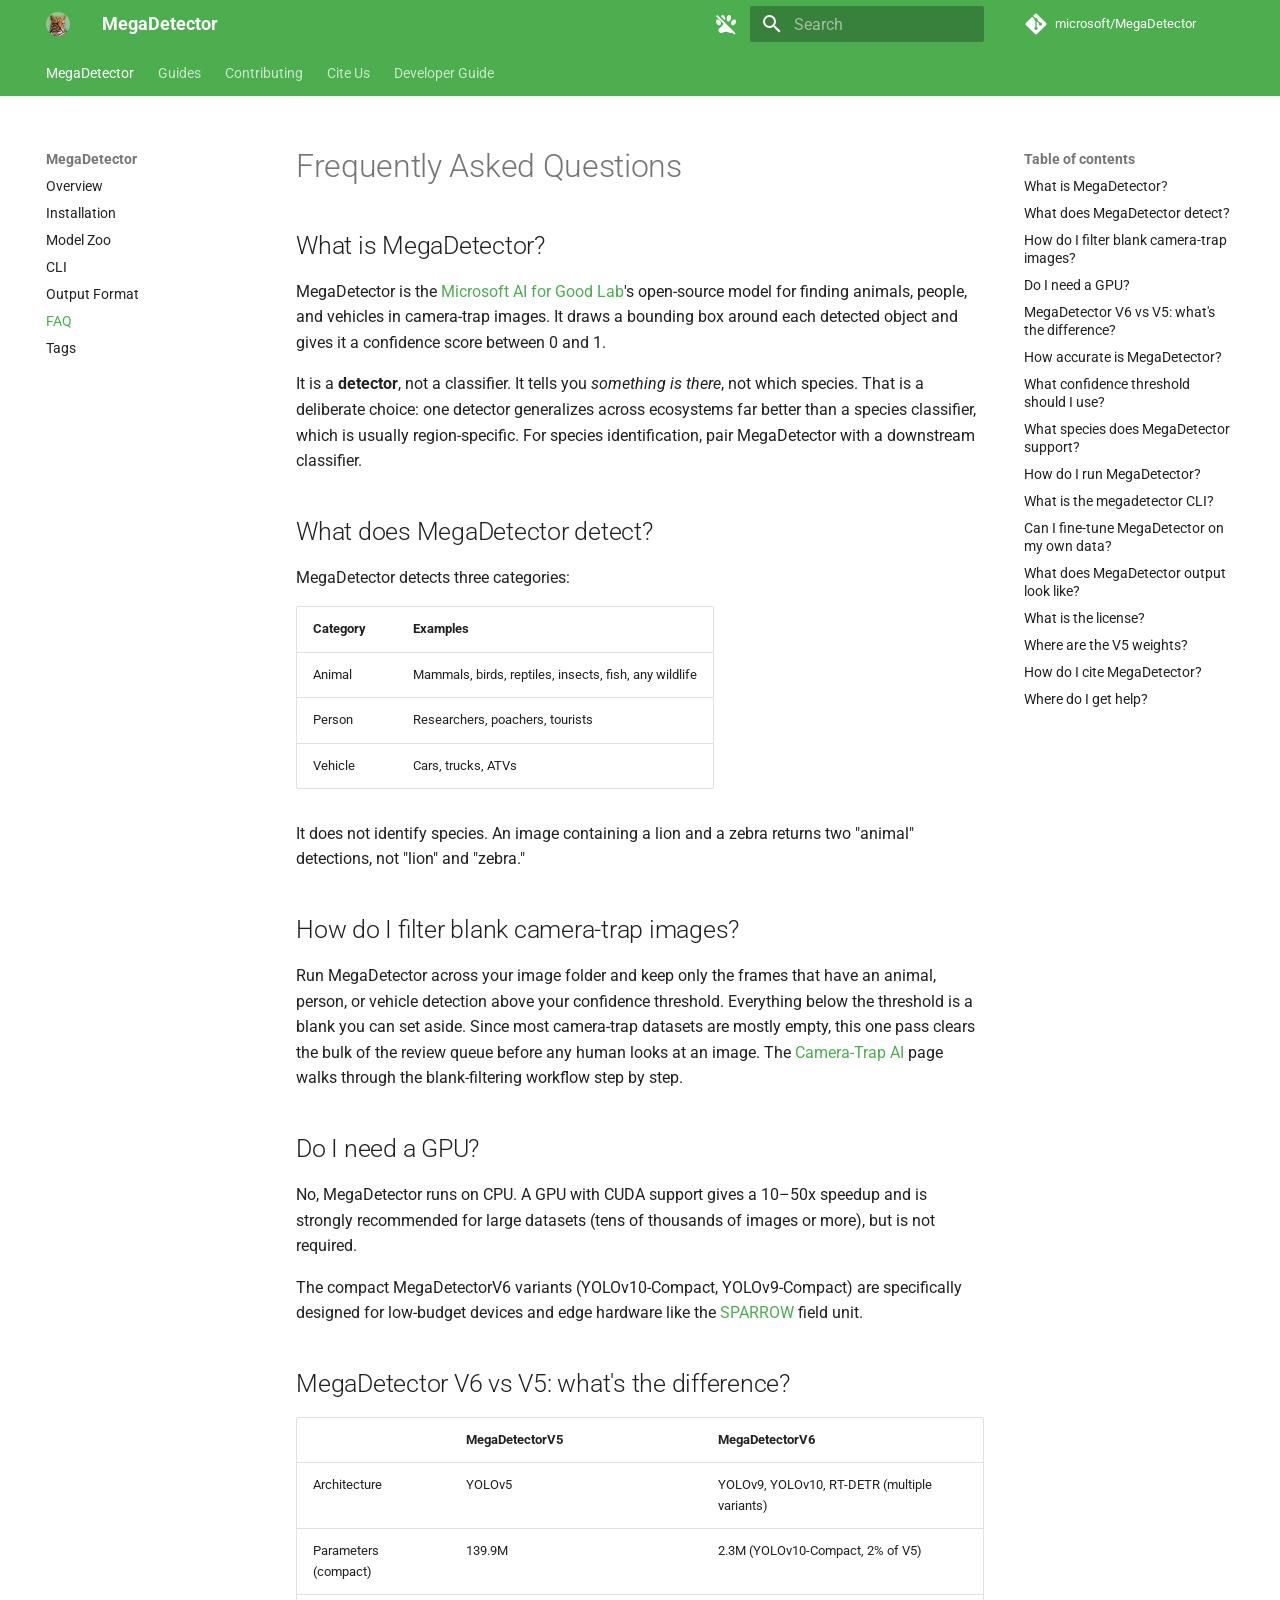
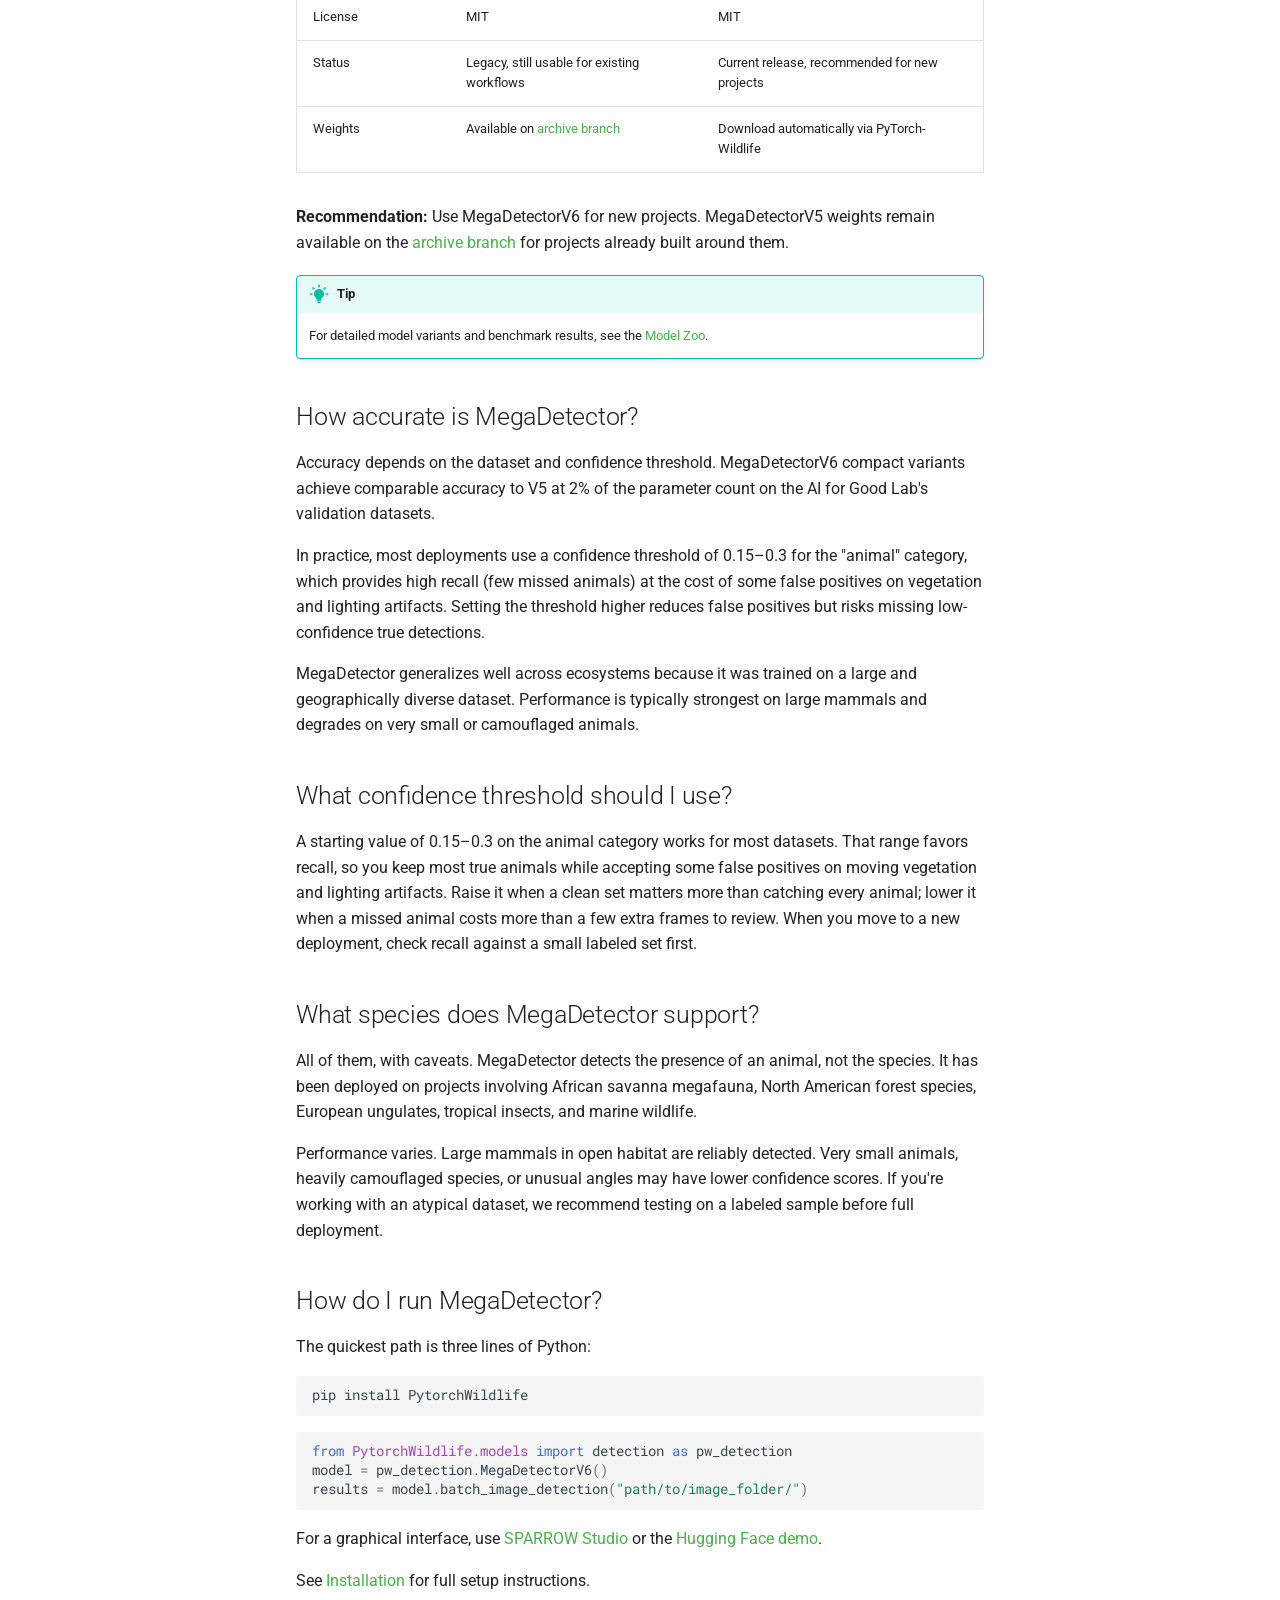
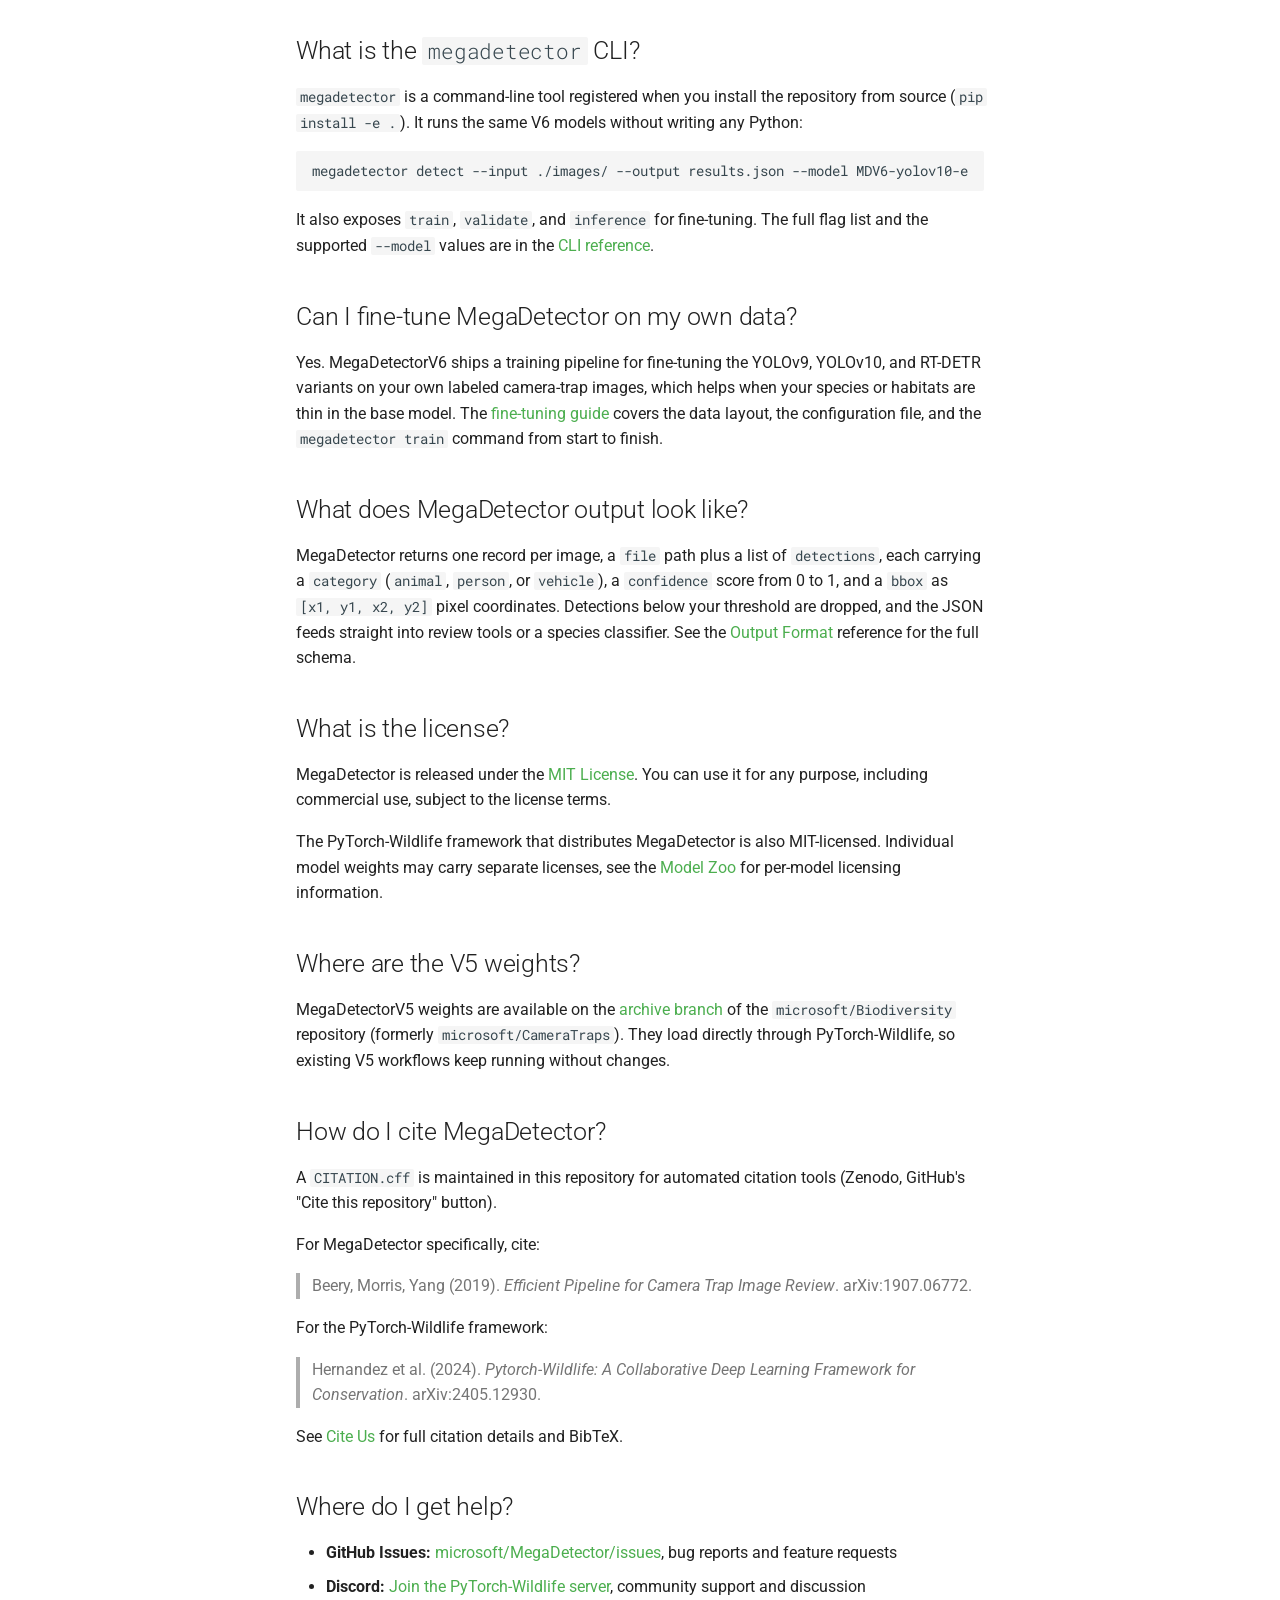
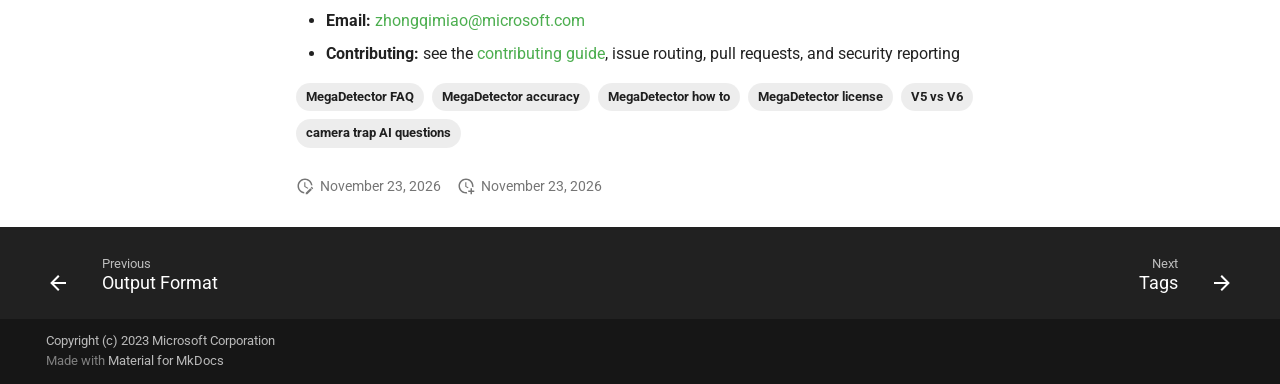
<file: faq/index.html>
<!doctype html>
<html lang="en" class="no-js">
  <head>
    
      <meta charset="utf-8">
      <meta name="viewport" content="width=device-width,initial-scale=1">
      
        <meta name="description" content="MegaDetector FAQ: installation, accuracy, GPU requirements, V5 vs V6, licensing, and how to run MegaDetector for camera-trap wildlife detection.">
      
      
      
        <link rel="canonical" href="https://microsoft.github.io/MegaDetector/faq/">
      
      
        <link rel="prev" href="../output_format/">
      
      
        <link rel="next" href="../tags/">
      
      
        
      
      
      <link rel="icon" href="../assets/cat.png">
      <meta name="generator" content="mkdocs-1.6.1, mkdocs-material-9.7.7">
    
    
      
        <title>MegaDetector FAQ: Accuracy, GPU, Licensing, and V5 vs V6 - MegaDetector</title>
      
    
    
      <link rel="stylesheet" href="../assets/stylesheets/main.ec1eaa64.min.css">
      
        
        <link rel="stylesheet" href="../assets/stylesheets/palette.ab4e12ef.min.css">
      
      
  
  
    
      
      
    
  
    
      
      
    
  
    
      
      
    
  
    
      
      
    
  
    
      
      
    
  
    
      
      
    
  
    
      
      
    
  
    
      
      
    
  
    
      
      
    
  
    
      
      
    
  
    
      
      
    
  
    
      
      
    
  
  
  <style>:root{--md-admonition-icon--note:url('data:image/svg+xml;charset=utf-8,%3Csvg%20xmlns%3D%22http%3A//www.w3.org/2000/svg%22%20viewBox%3D%220%200%2024%2024%22%3E%3Cpath%20d%3D%22M14%2010V4.5l5.5%205.5M5%203c-1.11%200-2%20.89-2%202v14a2%202%200%200%200%202%202h14a2%202%200%200%200%202-2V9l-6-6z%22/%3E%3C/svg%3E');--md-admonition-icon--abstract:url('data:image/svg+xml;charset=utf-8,%3Csvg%20xmlns%3D%22http%3A//www.w3.org/2000/svg%22%20viewBox%3D%220%200%2024%2024%22%3E%3Cpath%20d%3D%22M12%202a7%207%200%200%200-7%207c0%202.38%201.19%204.47%203%205.74V17a1%201%200%200%200%201%201h6a1%201%200%200%200%201-1v-2.26c1.81-1.27%203-3.36%203-5.74a7%207%200%200%200-7-7M9%2021a1%201%200%200%200%201%201h4a1%201%200%200%200%201-1v-1H9z%22/%3E%3C/svg%3E');--md-admonition-icon--info:url('data:image/svg+xml;charset=utf-8,%3Csvg%20xmlns%3D%22http%3A//www.w3.org/2000/svg%22%20viewBox%3D%220%200%2024%2024%22%3E%3Cpath%20d%3D%22M13%209h-2V7h2m0%2010h-2v-6h2m-1-9A10%2010%200%200%200%202%2012a10%2010%200%200%200%2010%2010%2010%2010%200%200%200%2010-10A10%2010%200%200%200%2012%202%22/%3E%3C/svg%3E');--md-admonition-icon--tip:url('data:image/svg+xml;charset=utf-8,%3Csvg%20xmlns%3D%22http%3A//www.w3.org/2000/svg%22%20viewBox%3D%220%200%2024%2024%22%3E%3Cpath%20d%3D%22M12%206a6%206%200%200%201%206%206c0%202.22-1.21%204.16-3%205.2V19a1%201%200%200%201-1%201h-4a1%201%200%200%201-1-1v-1.8c-1.79-1.04-3-2.98-3-5.2a6%206%200%200%201%206-6m2%2015v1a1%201%200%200%201-1%201h-2a1%201%200%200%201-1-1v-1zm6-10h3v2h-3zM1%2011h3v2H1zM13%201v3h-2V1zM4.92%203.5l2.13%202.14-1.42%201.41L3.5%204.93zm12.03%202.13%202.12-2.13%201.43%201.43-2.13%202.12z%22/%3E%3C/svg%3E');--md-admonition-icon--success:url('data:image/svg+xml;charset=utf-8,%3Csvg%20xmlns%3D%22http%3A//www.w3.org/2000/svg%22%20viewBox%3D%220%200%2024%2024%22%3E%3Cpath%20d%3D%22M12%202C6.5%202%202%206.5%202%2012s4.5%2010%2010%2010%2010-4.5%2010-10S17.5%202%2012%202m-2%2015-5-5%201.41-1.41L10%2014.17l7.59-7.59L19%208z%22/%3E%3C/svg%3E');--md-admonition-icon--question:url('data:image/svg+xml;charset=utf-8,%3Csvg%20xmlns%3D%22http%3A//www.w3.org/2000/svg%22%20viewBox%3D%220%200%2024%2024%22%3E%3Cpath%20d%3D%22m15.07%2011.25-.9.92C13.45%2012.89%2013%2013.5%2013%2015h-2v-.5c0-1.11.45-2.11%201.17-2.83l1.24-1.26c.37-.36.59-.86.59-1.41a2%202%200%200%200-2-2%202%202%200%200%200-2%202H8a4%204%200%200%201%204-4%204%204%200%200%201%204%204%203.2%203.2%200%200%201-.93%202.25M13%2019h-2v-2h2M12%202A10%2010%200%200%200%202%2012a10%2010%200%200%200%2010%2010%2010%2010%200%200%200%2010-10c0-5.53-4.5-10-10-10%22/%3E%3C/svg%3E');--md-admonition-icon--warning:url('data:image/svg+xml;charset=utf-8,%3Csvg%20xmlns%3D%22http%3A//www.w3.org/2000/svg%22%20viewBox%3D%220%200%2024%2024%22%3E%3Cpath%20d%3D%22M13%2014h-2V9h2m0%209h-2v-2h2M1%2021h22L12%202z%22/%3E%3C/svg%3E');--md-admonition-icon--failure:url('data:image/svg+xml;charset=utf-8,%3Csvg%20xmlns%3D%22http%3A//www.w3.org/2000/svg%22%20viewBox%3D%220%200%2024%2024%22%3E%3Cpath%20d%3D%22M13%2013h-2V7h2m0%2010h-2v-2h2M12%202A10%2010%200%200%200%202%2012a10%2010%200%200%200%2010%2010%2010%2010%200%200%200%2010-10A10%2010%200%200%200%2012%202%22/%3E%3C/svg%3E');--md-admonition-icon--danger:url('data:image/svg+xml;charset=utf-8,%3Csvg%20xmlns%3D%22http%3A//www.w3.org/2000/svg%22%20viewBox%3D%220%200%2024%2024%22%3E%3Cpath%20d%3D%22M13%2013h-2V7h2m-2%208h2v2h-2m4.73-14H8.27L3%208.27v7.46L8.27%2021h7.46L21%2015.73V8.27z%22/%3E%3C/svg%3E');--md-admonition-icon--bug:url('data:image/svg+xml;charset=utf-8,%3Csvg%20xmlns%3D%22http%3A//www.w3.org/2000/svg%22%20viewBox%3D%220%200%2024%2024%22%3E%3Cpath%20d%3D%22M14%2012h-4v-2h4m0%206h-4v-2h4m6-6h-2.81a6%206%200%200%200-1.82-1.96L17%204.41%2015.59%203l-2.17%202.17a6%206%200%200%200-2.83%200L8.41%203%207%204.41l1.62%201.63C7.88%206.55%207.26%207.22%206.81%208H4v2h2.09c-.05.33-.09.66-.09%201v1H4v2h2v1c0%20.34.04.67.09%201H4v2h2.81c1.04%201.79%202.97%203%205.19%203s4.15-1.21%205.19-3H20v-2h-2.09c.05-.33.09-.66.09-1v-1h2v-2h-2v-1c0-.34-.04-.67-.09-1H20z%22/%3E%3C/svg%3E');--md-admonition-icon--example:url('data:image/svg+xml;charset=utf-8,%3Csvg%20xmlns%3D%22http%3A//www.w3.org/2000/svg%22%20viewBox%3D%220%200%2024%2024%22%3E%3Cpath%20d%3D%22M7%205h14v2H7zm0%208v-2h14v2zM4%204.5A1.5%201.5%200%200%201%205.5%206%201.5%201.5%200%200%201%204%207.5%201.5%201.5%200%200%201%202.5%206%201.5%201.5%200%200%201%204%204.5m0%206A1.5%201.5%200%200%201%205.5%2012%201.5%201.5%200%200%201%204%2013.5%201.5%201.5%200%200%201%202.5%2012%201.5%201.5%200%200%201%204%2010.5M7%2019v-2h14v2zm-3-2.5A1.5%201.5%200%200%201%205.5%2018%201.5%201.5%200%200%201%204%2019.5%201.5%201.5%200%200%201%202.5%2018%201.5%201.5%200%200%201%204%2016.5%22/%3E%3C/svg%3E');--md-admonition-icon--quote:url('data:image/svg+xml;charset=utf-8,%3Csvg%20xmlns%3D%22http%3A//www.w3.org/2000/svg%22%20viewBox%3D%220%200%2024%2024%22%3E%3Cpath%20d%3D%22m10%207-2%204h3v6H5v-6l2-4zm8%200-2%204h3v6h-6v-6l2-4z%22/%3E%3C/svg%3E');}</style>



  
  
    
      
      
      
    
  
    
      
      
        
      
      
    
  
    
      
      
        
      
      
    
  
    
      
      
        
      
      
    
  
  
  <style>:root{.md-tag{--md-tag-icon:url('data:image/svg+xml;charset=utf-8,%3Csvg%20xmlns%3D%22http%3A//www.w3.org/2000/svg%22%20viewBox%3D%220%200%2024%2024%22%3E%3Cpath%20d%3D%22M5.5%207A1.5%201.5%200%200%201%204%205.5%201.5%201.5%200%200%201%205.5%204%201.5%201.5%200%200%201%207%205.5%201.5%201.5%200%200%201%205.5%207m15.91%204.58-9-9C12.05%202.22%2011.55%202%2011%202H4c-1.11%200-2%20.89-2%202v7c0%20.55.22%201.05.59%201.41l8.99%209c.37.36.87.59%201.42.59s1.05-.23%201.41-.59l7-7c.37-.36.59-.86.59-1.41%200-.56-.23-1.06-.59-1.42%22/%3E%3C/svg%3E');}.md-tag.md-tag--info{--md-tag-icon:url('data:image/svg+xml;charset=utf-8,%3Csvg%20xmlns%3D%22http%3A//www.w3.org/2000/svg%22%20viewBox%3D%220%200%2024%2024%22%3E%3Cpath%20d%3D%22M13%209h-2V7h2m0%2010h-2v-6h2m-1-9A10%2010%200%200%200%202%2012a10%2010%200%200%200%2010%2010%2010%2010%200%200%200%2010-10A10%2010%200%200%200%2012%202%22/%3E%3C/svg%3E');}.md-tag.md-tag--warning{--md-tag-icon:url('data:image/svg+xml;charset=utf-8,%3Csvg%20xmlns%3D%22http%3A//www.w3.org/2000/svg%22%20viewBox%3D%220%200%2024%2024%22%3E%3Cpath%20d%3D%22M13%2014h-2V9h2m0%209h-2v-2h2M1%2021h22L12%202z%22/%3E%3C/svg%3E');}.md-tag.md-tag--danger{--md-tag-icon:url('data:image/svg+xml;charset=utf-8,%3Csvg%20xmlns%3D%22http%3A//www.w3.org/2000/svg%22%20viewBox%3D%220%200%2024%2024%22%3E%3Cpath%20d%3D%22M13%2013h-2V7h2m-2%208h2v2h-2m4.73-14H8.27L3%208.27v7.46L8.27%2021h7.46L21%2015.73V8.27z%22/%3E%3C/svg%3E');}}</style>

    
    
      
    
    
      
        
        
        <link rel="preconnect" href="https://fonts.gstatic.com" crossorigin>
        <link rel="stylesheet" href="https://fonts.googleapis.com/css?family=Roboto:300,300i,400,400i,700,700i%7CRoboto+Mono:400,400i,700,700i&display=fallback">
        <style>:root{--md-text-font:"Roboto";--md-code-font:"Roboto Mono"}</style>
      
    
    
    <script>__md_scope=new URL("..",location),__md_hash=e=>[...e].reduce(((e,_)=>(e<<5)-e+_.charCodeAt(0)),0),__md_get=(e,_=localStorage,t=__md_scope)=>JSON.parse(_.getItem(t.pathname+"."+e)),__md_set=(e,_,t=localStorage,a=__md_scope)=>{try{t.setItem(a.pathname+"."+e,JSON.stringify(_))}catch(e){}}</script>
    
      

    
    
  <meta property="og:type" content="website">
  <meta property="og:site_name" content="MegaDetector">
  <meta property="og:title" content="MegaDetector FAQ: Accuracy, GPU, Licensing, and V5 vs V6">
  <meta property="og:description" content="MegaDetector FAQ: installation, accuracy, GPU requirements, V5 vs V6, licensing, and how to run MegaDetector for camera-trap wildlife detection.">
  <meta property="og:url" content="https://microsoft.github.io/MegaDetector/faq/">
  <meta property="og:image" content="https://microsoft.github.io/MegaDetector/assets/megadetector-banner.png">
  <meta property="og:image:alt" content="MegaDetector: open-source camera-trap AI from the Microsoft AI for Good Lab">
  <meta name="twitter:card" content="summary_large_image">
  <meta name="twitter:title" content="MegaDetector FAQ: Accuracy, GPU, Licensing, and V5 vs V6">
  <meta name="twitter:description" content="MegaDetector FAQ: installation, accuracy, GPU requirements, V5 vs V6, licensing, and how to run MegaDetector for camera-trap wildlife detection.">
  <meta name="twitter:image" content="https://microsoft.github.io/MegaDetector/assets/megadetector-banner.png">
  <meta name="twitter:image:alt" content="MegaDetector: open-source camera-trap AI from the Microsoft AI for Good Lab"><script type="application/ld+json">{"@context": "https://schema.org", "@type": "FAQPage", "mainEntity": [{"@type": "Question", "acceptedAnswer": {"@type": "Answer", "text": "MegaDetector is the Microsoft AI for Good Lab\u0027s open-source model for finding animals, people, and vehicles in camera-trap images. It draws a bounding box around each detected object and gives it a confidence score between 0 and 1. It is a detector, not a classifier: it tells you something is there, not which species. One detector generalizes across ecosystems far better than a region-specific species classifier. For species identification, pair MegaDetector with a downstream classifier."}, "name": "What is MegaDetector?"}, {"@type": "Question", "acceptedAnswer": {"@type": "Answer", "text": "MegaDetector detects three categories: animal (mammals, birds, reptiles, insects, fish, any wildlife), person (researchers, poachers, tourists), and vehicle (cars, trucks, ATVs). It does not identify species. An image containing a lion and a zebra returns two animal detections, not lion and zebra."}, "name": "What does MegaDetector detect?"}, {"@type": "Question", "acceptedAnswer": {"@type": "Answer", "text": "No, MegaDetector runs on CPU. A GPU with CUDA support gives a 10\u201350x speedup and is strongly recommended for large datasets (tens of thousands of images or more), but is not required. The compact MegaDetectorV6 variants (YOLOv10-Compact, YOLOv9-Compact) are specifically designed for low-budget devices and edge hardware like the SPARROW field unit."}, "name": "Do I need a GPU?"}, {"@type": "Question", "acceptedAnswer": {"@type": "Answer", "text": "MegaDetectorV5 uses the YOLOv5 architecture with 139.9M parameters. MegaDetectorV6 uses modern architectures (YOLOv9, YOLOv10, RT-DETR) with compact variants as small as 2.3M parameters, about 2% of V5. Both are MIT-licensed. Use MegaDetectorV6 for new projects; MegaDetectorV5 weights remain available on the archive branch for projects already built around them."}, "name": "MegaDetector V6 vs V5: what\u0027s the difference?"}, {"@type": "Question", "acceptedAnswer": {"@type": "Answer", "text": "Accuracy depends on the dataset and confidence threshold. MegaDetectorV6 compact variants achieve comparable accuracy to V5 at 2% of the parameter count on the AI for Good Lab\u0027s validation datasets. Most deployments use a confidence threshold of 0.15\u20130.3 for the animal category, which provides high recall at the cost of some false positives on vegetation and lighting artifacts. MegaDetector generalizes well across ecosystems because it was trained on a large and geographically diverse dataset, and performance is typically strongest on large mammals."}, "name": "How accurate is MegaDetector?"}, {"@type": "Question", "acceptedAnswer": {"@type": "Answer", "text": "All of them, with caveats. MegaDetector detects the presence of an animal, not the species. It has been deployed on projects involving African savanna megafauna, North American forest species, European ungulates, tropical insects, and marine wildlife. Large mammals in open habitat are reliably detected, while very small animals, heavily camouflaged species, or unusual angles may have lower confidence scores. Test on a labeled sample before full deployment on an atypical dataset."}, "name": "What species does MegaDetector support?"}, {"@type": "Question", "acceptedAnswer": {"@type": "Answer", "text": "The quickest path is three lines of Python: install PytorchWildlife with pip, import the detection module, create a MegaDetectorV6 model, and call batch_image_detection on an image folder. For a graphical interface, use SPARROW Studio or the Hugging Face demo. See the Installation guide for full setup instructions."}, "name": "How do I run MegaDetector?"}, {"@type": "Question", "acceptedAnswer": {"@type": "Answer", "text": "megadetector is a command-line tool registered when you install the repository from source with pip install -e. It runs the same V6 models without writing any Python, for example: megadetector detect --input ./images/ --output results.json --model MDV6-yolov10-e. It also exposes train, validate, and inference for fine-tuning. The full flag list and supported --model values are in the CLI reference."}, "name": "What is the megadetector CLI?"}, {"@type": "Question", "acceptedAnswer": {"@type": "Answer", "text": "MegaDetector returns one record per image: a file path plus a list of detections, each carrying a category (animal, person, or vehicle), a confidence score from 0 to 1, and a bbox as [x1, y1, x2, y2] pixel coordinates. Detections below your threshold are dropped, and the JSON feeds straight into review tools or a species classifier. See the Output Format reference for the full schema."}, "name": "What does MegaDetector output look like?"}, {"@type": "Question", "acceptedAnswer": {"@type": "Answer", "text": "MegaDetector is released under the MIT License. You can use it for any purpose, including commercial use, subject to the license terms. The PyTorch-Wildlife framework that distributes MegaDetector is also MIT-licensed. Individual model weights may carry separate licenses; see the Model Zoo for per-model licensing information."}, "name": "What is the license?"}, {"@type": "Question", "acceptedAnswer": {"@type": "Answer", "text": "Run MegaDetector across your image folder and keep only the frames that have an animal, person, or vehicle detection above your confidence threshold. Everything below the threshold is a blank you can set aside. Since most camera-trap datasets are mostly empty, this one pass clears the bulk of the review queue before any human looks at an image. See the Camera-Trap AI page for the full blank-filtering workflow."}, "name": "How do I filter blank camera-trap images?"}, {"@type": "Question", "acceptedAnswer": {"@type": "Answer", "text": "A starting value of 0.15\u20130.3 on the animal category works for most datasets. That range favors recall, so you keep most true animals while accepting some false positives on moving vegetation and lighting artifacts. Raise it when a clean set matters more than catching every animal; lower it when a missed animal costs more than a few extra frames to review. When you move to a new deployment, check recall against a small labeled set first."}, "name": "What confidence threshold should I use?"}, {"@type": "Question", "acceptedAnswer": {"@type": "Answer", "text": "Yes. MegaDetectorV6 ships a training pipeline for fine-tuning the YOLOv9, YOLOv10, and RT-DETR variants on your own labeled camera-trap images, which helps when your species or habitats are thin in the base model. The fine-tuning guide covers the data layout, the configuration file, and the megadetector train command from start to finish."}, "name": "Can I fine-tune MegaDetector on my own data?"}, {"@type": "Question", "acceptedAnswer": {"@type": "Answer", "text": "MegaDetectorV5 weights are available on the archive branch of the microsoft/Biodiversity repository (formerly microsoft/CameraTraps). They load directly through PyTorch-Wildlife, so existing V5 workflows keep running without changes."}, "name": "Where are the V5 weights?"}, {"@type": "Question", "acceptedAnswer": {"@type": "Answer", "text": "A CITATION.cff is maintained in this repository for automated citation tools such as Zenodo and GitHub\u0027s Cite this repository button. For MegaDetector, cite Beery, Morris, Yang (2019), Efficient Pipeline for Camera Trap Image Review, arXiv:1907.06772. For the PyTorch-Wildlife framework, cite Hernandez et al. (2024), Pytorch-Wildlife: A Collaborative Deep Learning Framework for Conservation, arXiv:2405.12930. See Cite Us for full citation details and BibTeX."}, "name": "How do I cite MegaDetector?"}, {"@type": "Question", "acceptedAnswer": {"@type": "Answer", "text": "Get help through GitHub Issues at microsoft/MegaDetector/issues for bug reports and feature requests, the PyTorch-Wildlife Discord server for community support, or email zhongqimiao@microsoft.com. For contributions, see the contributing guide covering issue routing, pull requests, and security reporting."}, "name": "Where do I get help?"}]}</script><script type="application/ld+json">{"@context": "https://schema.org", "@type": "BreadcrumbList", "itemListElement": [{"@type": "ListItem", "item": "https://microsoft.github.io/MegaDetector/", "name": "MegaDetector", "position": 1}, {"@type": "ListItem", "item": "https://microsoft.github.io/MegaDetector/faq/", "name": "FAQ", "position": 2}]}</script>

  </head>
  
  
    
    
      
    
    
    
    
    <body dir="ltr" data-md-color-scheme="default" data-md-color-primary="green" data-md-color-accent="deep-orange">
  
    
    <input class="md-toggle" data-md-toggle="drawer" type="checkbox" id="__drawer" autocomplete="off">
    <input class="md-toggle" data-md-toggle="search" type="checkbox" id="__search" autocomplete="off">
    <label class="md-overlay" for="__drawer"></label>
    <div data-md-component="skip">
      
        
        <a href="#frequently-asked-questions" class="md-skip">
          Skip to content
        </a>
      
    </div>
    <div data-md-component="announce">
      
    </div>
    
    
      

<header class="md-header" data-md-component="header">
  <nav class="md-header__inner md-grid" aria-label="Header">
    <a href=".." title="MegaDetector" class="md-header__button md-logo" aria-label="MegaDetector" data-md-component="logo">
      
  <img src="../assets/cat.png" alt="logo">

    </a>
    <label class="md-header__button md-icon" for="__drawer">
      
      <svg xmlns="http://www.w3.org/2000/svg" viewBox="0 0 24 24"><path d="M3 6h18v2H3zm0 5h18v2H3zm0 5h18v2H3z"/></svg>
    </label>
    <div class="md-header__title" data-md-component="header-title">
      <div class="md-header__ellipsis">
        <div class="md-header__topic">
          <span class="md-ellipsis">
            MegaDetector
          </span>
        </div>
        <div class="md-header__topic" data-md-component="header-topic">
          <span class="md-ellipsis">
            
              MegaDetector FAQ: Accuracy, GPU, Licensing, and V5 vs V6
            
          </span>
        </div>
      </div>
    </div>
    
      
        <form class="md-header__option" data-md-component="palette">
  
    
    
    
    <input class="md-option" data-md-color-media="(prefers-color-scheme: light)" data-md-color-scheme="default" data-md-color-primary="green" data-md-color-accent="deep-orange"  aria-label="Switch to dark mode"  type="radio" name="__palette" id="__palette_0">
    
      <label class="md-header__button md-icon" title="Switch to dark mode" for="__palette_1" hidden>
        <svg xmlns="http://www.w3.org/2000/svg" viewBox="0 0 24 24"><path d="M2 4.27 3.28 3 21.5 21.22l-1.27 1.28-2-2c-.14.1-.29.18-.44.25-1.79.82-3.91-.88-5.9-.88s-4.13 1.77-5.89.88c-1-.49-1.69-1.79-1.56-2.87.18-1.49 1.97-2.29 3.03-3.38.74-.73 1.37-1.81 2.08-2.68zM8.35 3c1.18-.17 2.43 1.12 2.79 2.9.18.85.12 1.66-.14 2.29L7.03 4.2c.26-.65.72-1.1 1.32-1.2m7.15 0c1.19.19 1.85 1.77 1.5 3.54-.38 1.78-1.63 3.07-2.81 2.89-1.19-.18-1.84-1.76-1.47-3.53.36-1.78 1.61-3.07 2.78-2.9M3 7.6c1.14-.49 2.69.4 3.5 1.95.76 1.58.5 3.24-.63 3.73s-2.67-.39-3.46-1.96S1.9 8.08 3 7.6m18 0c1.1.48 1.38 2.15.59 3.72s-2.33 2.45-3.46 1.96-1.39-2.15-.63-3.73C18.31 8 19.86 7.11 21 7.6"/></svg>
      </label>
    
  
    
    
    
    <input class="md-option" data-md-color-media="(prefers-color-scheme: dark)" data-md-color-scheme="slate" data-md-color-primary="teal" data-md-color-accent="deep-orange"  aria-label="Switch to light mode"  type="radio" name="__palette" id="__palette_1">
    
      <label class="md-header__button md-icon" title="Switch to light mode" for="__palette_0" hidden>
        <svg xmlns="http://www.w3.org/2000/svg" viewBox="0 0 24 24"><path d="M8.35 3c1.18-.17 2.43 1.12 2.79 2.9.36 1.77-.29 3.35-1.47 3.53-1.17.18-2.43-1.11-2.8-2.89-.37-1.77.3-3.35 1.48-3.54m7.15 0c1.19.19 1.85 1.77 1.5 3.54-.38 1.78-1.63 3.07-2.81 2.89-1.19-.18-1.84-1.76-1.47-3.53.36-1.78 1.61-3.07 2.78-2.9M3 7.6c1.14-.49 2.69.4 3.5 1.95.76 1.58.5 3.24-.63 3.73s-2.67-.39-3.46-1.96S1.9 8.08 3 7.6m18 0c1.1.48 1.38 2.15.59 3.72s-2.33 2.45-3.46 1.96-1.39-2.15-.63-3.73C18.31 8 19.86 7.11 21 7.6m-1.67 10.78c.04.94-.68 1.98-1.54 2.37-1.79.82-3.91-.88-5.9-.88s-4.13 1.77-5.89.88c-1-.49-1.69-1.79-1.56-2.87.18-1.49 1.97-2.29 3.03-3.38 1.41-1.41 2.41-4.06 4.42-4.06 2 0 3.06 2.61 4.41 4.06 1.11 1.22 2.96 2.25 3.03 3.88"/></svg>
      </label>
    
  
</form>
      
    
    
      <script>var palette=__md_get("__palette");if(palette&&palette.color){if("(prefers-color-scheme)"===palette.color.media){var media=matchMedia("(prefers-color-scheme: light)"),input=document.querySelector(media.matches?"[data-md-color-media='(prefers-color-scheme: light)']":"[data-md-color-media='(prefers-color-scheme: dark)']");palette.color.media=input.getAttribute("data-md-color-media"),palette.color.scheme=input.getAttribute("data-md-color-scheme"),palette.color.primary=input.getAttribute("data-md-color-primary"),palette.color.accent=input.getAttribute("data-md-color-accent")}for(var[key,value]of Object.entries(palette.color))document.body.setAttribute("data-md-color-"+key,value)}</script>
    
    
    
      
      
        <label class="md-header__button md-icon" for="__search">
          
          <svg xmlns="http://www.w3.org/2000/svg" viewBox="0 0 24 24"><path d="M9.5 3A6.5 6.5 0 0 1 16 9.5c0 1.61-.59 3.09-1.56 4.23l.27.27h.79l5 5-1.5 1.5-5-5v-.79l-.27-.27A6.52 6.52 0 0 1 9.5 16 6.5 6.5 0 0 1 3 9.5 6.5 6.5 0 0 1 9.5 3m0 2C7 5 5 7 5 9.5S7 14 9.5 14 14 12 14 9.5 12 5 9.5 5"/></svg>
        </label>
        <div class="md-search" data-md-component="search" role="dialog">
  <label class="md-search__overlay" for="__search"></label>
  <div class="md-search__inner" role="search">
    <form class="md-search__form" name="search">
      <input type="text" class="md-search__input" name="query" aria-label="Search" placeholder="Search" autocapitalize="off" autocorrect="off" autocomplete="off" spellcheck="false" data-md-component="search-query" required>
      <label class="md-search__icon md-icon" for="__search">
        
        <svg xmlns="http://www.w3.org/2000/svg" viewBox="0 0 24 24"><path d="M9.5 3A6.5 6.5 0 0 1 16 9.5c0 1.61-.59 3.09-1.56 4.23l.27.27h.79l5 5-1.5 1.5-5-5v-.79l-.27-.27A6.52 6.52 0 0 1 9.5 16 6.5 6.5 0 0 1 3 9.5 6.5 6.5 0 0 1 9.5 3m0 2C7 5 5 7 5 9.5S7 14 9.5 14 14 12 14 9.5 12 5 9.5 5"/></svg>
        
        <svg xmlns="http://www.w3.org/2000/svg" viewBox="0 0 24 24"><path d="M20 11v2H8l5.5 5.5-1.42 1.42L4.16 12l7.92-7.92L13.5 5.5 8 11z"/></svg>
      </label>
      <nav class="md-search__options" aria-label="Search">
        
          <a href="javascript:void(0)" class="md-search__icon md-icon" title="Share" aria-label="Share" data-clipboard data-clipboard-text="" data-md-component="search-share" tabindex="-1">
            
            <svg xmlns="http://www.w3.org/2000/svg" viewBox="0 0 24 24"><path d="M18 16.08c-.76 0-1.44.3-1.96.77L8.91 12.7c.05-.23.09-.46.09-.7s-.04-.47-.09-.7l7.05-4.11c.54.5 1.25.81 2.04.81a3 3 0 0 0 3-3 3 3 0 0 0-3-3 3 3 0 0 0-3 3c0 .24.04.47.09.7L8.04 9.81C7.5 9.31 6.79 9 6 9a3 3 0 0 0-3 3 3 3 0 0 0 3 3c.79 0 1.5-.31 2.04-.81l7.12 4.15c-.05.21-.08.43-.08.66 0 1.61 1.31 2.91 2.92 2.91s2.92-1.3 2.92-2.91A2.92 2.92 0 0 0 18 16.08"/></svg>
          </a>
        
        <button type="reset" class="md-search__icon md-icon" title="Clear" aria-label="Clear" tabindex="-1">
          
          <svg xmlns="http://www.w3.org/2000/svg" viewBox="0 0 24 24"><path d="M19 6.41 17.59 5 12 10.59 6.41 5 5 6.41 10.59 12 5 17.59 6.41 19 12 13.41 17.59 19 19 17.59 13.41 12z"/></svg>
        </button>
      </nav>
      
        <div class="md-search__suggest" data-md-component="search-suggest"></div>
      
    </form>
    <div class="md-search__output">
      <div class="md-search__scrollwrap" tabindex="0" data-md-scrollfix>
        <div class="md-search-result" data-md-component="search-result">
          <div class="md-search-result__meta">
            Initializing search
          </div>
          <ol class="md-search-result__list" role="presentation"></ol>
        </div>
      </div>
    </div>
  </div>
</div>
      
    
    
      <div class="md-header__source">
        <a href="https://github.com/microsoft/MegaDetector" title="Go to repository" class="md-source" data-md-component="source">
  <div class="md-source__icon md-icon">
    
    <svg xmlns="http://www.w3.org/2000/svg" viewBox="0 0 448 512"><!--! Font Awesome Free 7.1.0 by @fontawesome - https://fontawesome.com License - https://fontawesome.com/license/free (Icons: CC BY 4.0, Fonts: SIL OFL 1.1, Code: MIT License) Copyright 2025 Fonticons, Inc.--><path d="M439.6 236.1 244 40.5c-5.4-5.5-12.8-8.5-20.4-8.5s-15 3-20.4 8.4L162.5 81l51.5 51.5c27.1-9.1 52.7 16.8 43.4 43.7l49.7 49.7c34.2-11.8 61.2 31 35.5 56.7-26.5 26.5-70.2-2.9-56-37.3L240.3 199v121.9c25.3 12.5 22.3 41.8 9.1 55-6.4 6.4-15.2 10.1-24.3 10.1s-17.8-3.6-24.3-10.1c-17.6-17.6-11.1-46.9 11.2-56v-123c-20.8-8.5-24.6-30.7-18.6-45L142.6 101 8.5 235.1C3 240.6 0 247.9 0 255.5s3 15 8.5 20.4l195.6 195.7c5.4 5.4 12.7 8.4 20.4 8.4s15-3 20.4-8.4l194.7-194.7c5.4-5.4 8.4-12.8 8.4-20.4s-3-15-8.4-20.4"/></svg>
  </div>
  <div class="md-source__repository">
    microsoft/MegaDetector
  </div>
</a>
      </div>
    
  </nav>
  
</header>
    
    <div class="md-container" data-md-component="container">
      
      
        
          
            
<nav class="md-tabs" aria-label="Tabs" data-md-component="tabs">
  <div class="md-grid">
    <ul class="md-tabs__list">
      
        
  
  
  
    
  
  
    
    
      <li class="md-tabs__item md-tabs__item--active">
        <a href=".." class="md-tabs__link">
          
  
  
  MegaDetector

        </a>
      </li>
    
  

      
        
  
  
  
  
    
    
      <li class="md-tabs__item">
        <a href="../camera-trap-ai/" class="md-tabs__link">
          
  
  
  Guides

        </a>
      </li>
    
  

      
        
  
  
  
  
    <li class="md-tabs__item">
      <a href="../contributing/" class="md-tabs__link">
        
  
  
    
  
  Contributing

      </a>
    </li>
  

      
        
  
  
  
  
    <li class="md-tabs__item">
      <a href="../cite/" class="md-tabs__link">
        
  
  
    
  
  Cite Us

      </a>
    </li>
  

      
        
  
  
  
  
    
    
      <li class="md-tabs__item">
        <a href="../build_mkdocs/" class="md-tabs__link">
          
  
  
  Developer Guide

        </a>
      </li>
    
  

      
    </ul>
  </div>
</nav>
          
        
      
      <main class="md-main" data-md-component="main">
        <div class="md-main__inner md-grid">
          
            
              
              <div class="md-sidebar md-sidebar--primary" data-md-component="sidebar" data-md-type="navigation" >
                <div class="md-sidebar__scrollwrap">
                  <div class="md-sidebar__inner">
                    


  


<nav class="md-nav md-nav--primary md-nav--lifted" aria-label="Navigation" data-md-level="0">
  <label class="md-nav__title" for="__drawer">
    <a href=".." title="MegaDetector" class="md-nav__button md-logo" aria-label="MegaDetector" data-md-component="logo">
      
  <img src="../assets/cat.png" alt="logo">

    </a>
    MegaDetector
  </label>
  
    <div class="md-nav__source">
      <a href="https://github.com/microsoft/MegaDetector" title="Go to repository" class="md-source" data-md-component="source">
  <div class="md-source__icon md-icon">
    
    <svg xmlns="http://www.w3.org/2000/svg" viewBox="0 0 448 512"><!--! Font Awesome Free 7.1.0 by @fontawesome - https://fontawesome.com License - https://fontawesome.com/license/free (Icons: CC BY 4.0, Fonts: SIL OFL 1.1, Code: MIT License) Copyright 2025 Fonticons, Inc.--><path d="M439.6 236.1 244 40.5c-5.4-5.5-12.8-8.5-20.4-8.5s-15 3-20.4 8.4L162.5 81l51.5 51.5c27.1-9.1 52.7 16.8 43.4 43.7l49.7 49.7c34.2-11.8 61.2 31 35.5 56.7-26.5 26.5-70.2-2.9-56-37.3L240.3 199v121.9c25.3 12.5 22.3 41.8 9.1 55-6.4 6.4-15.2 10.1-24.3 10.1s-17.8-3.6-24.3-10.1c-17.6-17.6-11.1-46.9 11.2-56v-123c-20.8-8.5-24.6-30.7-18.6-45L142.6 101 8.5 235.1C3 240.6 0 247.9 0 255.5s3 15 8.5 20.4l195.6 195.7c5.4 5.4 12.7 8.4 20.4 8.4s15-3 20.4-8.4l194.7-194.7c5.4-5.4 8.4-12.8 8.4-20.4s-3-15-8.4-20.4"/></svg>
  </div>
  <div class="md-source__repository">
    microsoft/MegaDetector
  </div>
</a>
    </div>
  
  <ul class="md-nav__list" data-md-scrollfix>
    
      
      
  
  
    
  
  
  
    
    
    
    
      
        
        
      
      
        
      
    
    
    <li class="md-nav__item md-nav__item--active md-nav__item--section md-nav__item--nested">
      
        
        
        <input class="md-nav__toggle md-toggle " type="checkbox" id="__nav_1" checked>
        
          
          <label class="md-nav__link" for="__nav_1" id="__nav_1_label" tabindex="">
            
  
  
  <span class="md-ellipsis">
    
  
    MegaDetector
  

    
  </span>
  
  

            <span class="md-nav__icon md-icon"></span>
          </label>
        
        <nav class="md-nav" data-md-level="1" aria-labelledby="__nav_1_label" aria-expanded="true">
          <label class="md-nav__title" for="__nav_1">
            <span class="md-nav__icon md-icon"></span>
            
  
    MegaDetector
  

          </label>
          <ul class="md-nav__list" data-md-scrollfix>
            
              
                
  
  
  
  
    <li class="md-nav__item">
      <a href=".." class="md-nav__link">
        
  
  
  <span class="md-ellipsis">
    
  
    Overview
  

    
  </span>
  
  

      </a>
    </li>
  

              
            
              
                
  
  
  
  
    <li class="md-nav__item">
      <a href="../installation/" class="md-nav__link">
        
  
  
  <span class="md-ellipsis">
    
  
    Installation
  

    
  </span>
  
  

      </a>
    </li>
  

              
            
              
                
  
  
  
  
    <li class="md-nav__item">
      <a href="../model_zoo/" class="md-nav__link">
        
  
  
  <span class="md-ellipsis">
    
  
    Model Zoo
  

    
  </span>
  
  

      </a>
    </li>
  

              
            
              
                
  
  
  
  
    <li class="md-nav__item">
      <a href="../cli/" class="md-nav__link">
        
  
  
  <span class="md-ellipsis">
    
  
    CLI
  

    
  </span>
  
  

      </a>
    </li>
  

              
            
              
                
  
  
  
  
    <li class="md-nav__item">
      <a href="../output_format/" class="md-nav__link">
        
  
  
  <span class="md-ellipsis">
    
  
    Output Format
  

    
  </span>
  
  

      </a>
    </li>
  

              
            
              
                
  
  
    
  
  
  
    <li class="md-nav__item md-nav__item--active">
      
      <input class="md-nav__toggle md-toggle" type="checkbox" id="__toc">
      
      
        
      
      
        <label class="md-nav__link md-nav__link--active" for="__toc">
          
  
  
  <span class="md-ellipsis">
    
  
    FAQ
  

    
  </span>
  
  

          <span class="md-nav__icon md-icon"></span>
        </label>
      
      <a href="./" class="md-nav__link md-nav__link--active">
        
  
  
  <span class="md-ellipsis">
    
  
    FAQ
  

    
  </span>
  
  

      </a>
      
        

<nav class="md-nav md-nav--secondary" aria-label="Table of contents">
  
  
  
    
  
  
    <label class="md-nav__title" for="__toc">
      <span class="md-nav__icon md-icon"></span>
      Table of contents
    </label>
    <ul class="md-nav__list" data-md-component="toc" data-md-scrollfix>
      
        <li class="md-nav__item">
  <a href="#what-is-megadetector" class="md-nav__link">
    <span class="md-ellipsis">
      
        What is MegaDetector?
      
    </span>
  </a>
  
</li>
      
        <li class="md-nav__item">
  <a href="#what-does-megadetector-detect" class="md-nav__link">
    <span class="md-ellipsis">
      
        What does MegaDetector detect?
      
    </span>
  </a>
  
</li>
      
        <li class="md-nav__item">
  <a href="#how-do-i-filter-blank-camera-trap-images" class="md-nav__link">
    <span class="md-ellipsis">
      
        How do I filter blank camera-trap images?
      
    </span>
  </a>
  
</li>
      
        <li class="md-nav__item">
  <a href="#do-i-need-a-gpu" class="md-nav__link">
    <span class="md-ellipsis">
      
        Do I need a GPU?
      
    </span>
  </a>
  
</li>
      
        <li class="md-nav__item">
  <a href="#megadetector-v6-vs-v5-whats-the-difference" class="md-nav__link">
    <span class="md-ellipsis">
      
        MegaDetector V6 vs V5: what's the difference?
      
    </span>
  </a>
  
</li>
      
        <li class="md-nav__item">
  <a href="#how-accurate-is-megadetector" class="md-nav__link">
    <span class="md-ellipsis">
      
        How accurate is MegaDetector?
      
    </span>
  </a>
  
</li>
      
        <li class="md-nav__item">
  <a href="#what-confidence-threshold-should-i-use" class="md-nav__link">
    <span class="md-ellipsis">
      
        What confidence threshold should I use?
      
    </span>
  </a>
  
</li>
      
        <li class="md-nav__item">
  <a href="#what-species-does-megadetector-support" class="md-nav__link">
    <span class="md-ellipsis">
      
        What species does MegaDetector support?
      
    </span>
  </a>
  
</li>
      
        <li class="md-nav__item">
  <a href="#how-do-i-run-megadetector" class="md-nav__link">
    <span class="md-ellipsis">
      
        How do I run MegaDetector?
      
    </span>
  </a>
  
</li>
      
        <li class="md-nav__item">
  <a href="#what-is-the-megadetector-cli" class="md-nav__link">
    <span class="md-ellipsis">
      
        What is the megadetector CLI?
      
    </span>
  </a>
  
</li>
      
        <li class="md-nav__item">
  <a href="#can-i-fine-tune-megadetector-on-my-own-data" class="md-nav__link">
    <span class="md-ellipsis">
      
        Can I fine-tune MegaDetector on my own data?
      
    </span>
  </a>
  
</li>
      
        <li class="md-nav__item">
  <a href="#what-does-megadetector-output-look-like" class="md-nav__link">
    <span class="md-ellipsis">
      
        What does MegaDetector output look like?
      
    </span>
  </a>
  
</li>
      
        <li class="md-nav__item">
  <a href="#what-is-the-license" class="md-nav__link">
    <span class="md-ellipsis">
      
        What is the license?
      
    </span>
  </a>
  
</li>
      
        <li class="md-nav__item">
  <a href="#where-are-the-v5-weights" class="md-nav__link">
    <span class="md-ellipsis">
      
        Where are the V5 weights?
      
    </span>
  </a>
  
</li>
      
        <li class="md-nav__item">
  <a href="#how-do-i-cite-megadetector" class="md-nav__link">
    <span class="md-ellipsis">
      
        How do I cite MegaDetector?
      
    </span>
  </a>
  
</li>
      
        <li class="md-nav__item">
  <a href="#where-do-i-get-help" class="md-nav__link">
    <span class="md-ellipsis">
      
        Where do I get help?
      
    </span>
  </a>
  
</li>
      
    </ul>
  
</nav>
      
    </li>
  

              
            
              
                
  
  
  
  
    <li class="md-nav__item">
      <a href="../tags/" class="md-nav__link">
        
  
  
  <span class="md-ellipsis">
    
  
    Tags
  

    
  </span>
  
  

      </a>
    </li>
  

              
            
          </ul>
        </nav>
      
    </li>
  

    
      
      
  
  
  
  
    
    
    
    
      
      
        
      
    
    
    <li class="md-nav__item md-nav__item--nested">
      
        
        
        <input class="md-nav__toggle md-toggle " type="checkbox" id="__nav_2" >
        
          
          <label class="md-nav__link" for="__nav_2" id="__nav_2_label" tabindex="0">
            
  
  
  <span class="md-ellipsis">
    
  
    Guides
  

    
  </span>
  
  

            <span class="md-nav__icon md-icon"></span>
          </label>
        
        <nav class="md-nav" data-md-level="1" aria-labelledby="__nav_2_label" aria-expanded="false">
          <label class="md-nav__title" for="__nav_2">
            <span class="md-nav__icon md-icon"></span>
            
  
    Guides
  

          </label>
          <ul class="md-nav__list" data-md-scrollfix>
            
              
                
  
  
  
  
    <li class="md-nav__item">
      <a href="../camera-trap-ai/" class="md-nav__link">
        
  
  
  <span class="md-ellipsis">
    
  
    Camera-Trap AI
  

    
  </span>
  
  

      </a>
    </li>
  

              
            
              
                
  
  
  
  
    <li class="md-nav__item">
      <a href="../camera-trap-software/" class="md-nav__link">
        
  
  
  <span class="md-ellipsis">
    
  
    Camera-Trap Software
  

    
  </span>
  
  

      </a>
    </li>
  

              
            
              
                
  
  
  
  
    <li class="md-nav__item">
      <a href="../training_guide/" class="md-nav__link">
        
  
  
  <span class="md-ellipsis">
    
  
    Training Guide
  

    
  </span>
  
  

      </a>
    </li>
  

              
            
          </ul>
        </nav>
      
    </li>
  

    
      
      
  
  
  
  
    <li class="md-nav__item">
      <a href="../contributing/" class="md-nav__link">
        
  
  
  <span class="md-ellipsis">
    
  
    Contributing
  

    
  </span>
  
  

      </a>
    </li>
  

    
      
      
  
  
  
  
    <li class="md-nav__item">
      <a href="../cite/" class="md-nav__link">
        
  
  
  <span class="md-ellipsis">
    
  
    Cite Us
  

    
  </span>
  
  

      </a>
    </li>
  

    
      
      
  
  
  
  
    
    
    
    
      
      
        
      
    
    
    <li class="md-nav__item md-nav__item--nested">
      
        
        
        <input class="md-nav__toggle md-toggle " type="checkbox" id="__nav_5" >
        
          
          <label class="md-nav__link" for="__nav_5" id="__nav_5_label" tabindex="0">
            
  
  
  <span class="md-ellipsis">
    
  
    Developer Guide
  

    
  </span>
  
  

            <span class="md-nav__icon md-icon"></span>
          </label>
        
        <nav class="md-nav" data-md-level="1" aria-labelledby="__nav_5_label" aria-expanded="false">
          <label class="md-nav__title" for="__nav_5">
            <span class="md-nav__icon md-icon"></span>
            
  
    Developer Guide
  

          </label>
          <ul class="md-nav__list" data-md-scrollfix>
            
              
                
  
  
  
  
    <li class="md-nav__item">
      <a href="../build_mkdocs/" class="md-nav__link">
        
  
  
  <span class="md-ellipsis">
    
  
    Build the Docs
  

    
  </span>
  
  

      </a>
    </li>
  

              
            
              
                
  
  
  
  
    <li class="md-nav__item">
      <a href="../architecture/" class="md-nav__link">
        
  
  
  <span class="md-ellipsis">
    
  
    Repository Architecture
  

    
  </span>
  
  

      </a>
    </li>
  

              
            
          </ul>
        </nav>
      
    </li>
  

    
  </ul>
</nav>
                  </div>
                </div>
              </div>
            
            
              
              <div class="md-sidebar md-sidebar--secondary" data-md-component="sidebar" data-md-type="toc" >
                <div class="md-sidebar__scrollwrap">
                  <div class="md-sidebar__inner">
                    

<nav class="md-nav md-nav--secondary" aria-label="Table of contents">
  
  
  
    
  
  
    <label class="md-nav__title" for="__toc">
      <span class="md-nav__icon md-icon"></span>
      Table of contents
    </label>
    <ul class="md-nav__list" data-md-component="toc" data-md-scrollfix>
      
        <li class="md-nav__item">
  <a href="#what-is-megadetector" class="md-nav__link">
    <span class="md-ellipsis">
      
        What is MegaDetector?
      
    </span>
  </a>
  
</li>
      
        <li class="md-nav__item">
  <a href="#what-does-megadetector-detect" class="md-nav__link">
    <span class="md-ellipsis">
      
        What does MegaDetector detect?
      
    </span>
  </a>
  
</li>
      
        <li class="md-nav__item">
  <a href="#how-do-i-filter-blank-camera-trap-images" class="md-nav__link">
    <span class="md-ellipsis">
      
        How do I filter blank camera-trap images?
      
    </span>
  </a>
  
</li>
      
        <li class="md-nav__item">
  <a href="#do-i-need-a-gpu" class="md-nav__link">
    <span class="md-ellipsis">
      
        Do I need a GPU?
      
    </span>
  </a>
  
</li>
      
        <li class="md-nav__item">
  <a href="#megadetector-v6-vs-v5-whats-the-difference" class="md-nav__link">
    <span class="md-ellipsis">
      
        MegaDetector V6 vs V5: what's the difference?
      
    </span>
  </a>
  
</li>
      
        <li class="md-nav__item">
  <a href="#how-accurate-is-megadetector" class="md-nav__link">
    <span class="md-ellipsis">
      
        How accurate is MegaDetector?
      
    </span>
  </a>
  
</li>
      
        <li class="md-nav__item">
  <a href="#what-confidence-threshold-should-i-use" class="md-nav__link">
    <span class="md-ellipsis">
      
        What confidence threshold should I use?
      
    </span>
  </a>
  
</li>
      
        <li class="md-nav__item">
  <a href="#what-species-does-megadetector-support" class="md-nav__link">
    <span class="md-ellipsis">
      
        What species does MegaDetector support?
      
    </span>
  </a>
  
</li>
      
        <li class="md-nav__item">
  <a href="#how-do-i-run-megadetector" class="md-nav__link">
    <span class="md-ellipsis">
      
        How do I run MegaDetector?
      
    </span>
  </a>
  
</li>
      
        <li class="md-nav__item">
  <a href="#what-is-the-megadetector-cli" class="md-nav__link">
    <span class="md-ellipsis">
      
        What is the megadetector CLI?
      
    </span>
  </a>
  
</li>
      
        <li class="md-nav__item">
  <a href="#can-i-fine-tune-megadetector-on-my-own-data" class="md-nav__link">
    <span class="md-ellipsis">
      
        Can I fine-tune MegaDetector on my own data?
      
    </span>
  </a>
  
</li>
      
        <li class="md-nav__item">
  <a href="#what-does-megadetector-output-look-like" class="md-nav__link">
    <span class="md-ellipsis">
      
        What does MegaDetector output look like?
      
    </span>
  </a>
  
</li>
      
        <li class="md-nav__item">
  <a href="#what-is-the-license" class="md-nav__link">
    <span class="md-ellipsis">
      
        What is the license?
      
    </span>
  </a>
  
</li>
      
        <li class="md-nav__item">
  <a href="#where-are-the-v5-weights" class="md-nav__link">
    <span class="md-ellipsis">
      
        Where are the V5 weights?
      
    </span>
  </a>
  
</li>
      
        <li class="md-nav__item">
  <a href="#how-do-i-cite-megadetector" class="md-nav__link">
    <span class="md-ellipsis">
      
        How do I cite MegaDetector?
      
    </span>
  </a>
  
</li>
      
        <li class="md-nav__item">
  <a href="#where-do-i-get-help" class="md-nav__link">
    <span class="md-ellipsis">
      
        Where do I get help?
      
    </span>
  </a>
  
</li>
      
    </ul>
  
</nav>
                  </div>
                </div>
              </div>
            
          
          
            <div class="md-content" data-md-component="content">
              
                




              
              <article class="md-content__inner md-typeset">
                
                  
  
  


<h1 id="frequently-asked-questions">Frequently Asked Questions<a class="headerlink" href="#frequently-asked-questions" title="Permanent link">&para;</a></h1>
<h2 id="what-is-megadetector">What is MegaDetector?<a class="headerlink" href="#what-is-megadetector" title="Permanent link">&para;</a></h2>
<p>MegaDetector is the <a href="https://www.microsoft.com/en-us/ai/ai-for-good">Microsoft AI for Good Lab</a>'s open-source model for finding animals, people, and vehicles in camera-trap images. It draws a bounding box around each detected object and gives it a confidence score between 0 and 1.</p>
<p>It is a <strong>detector</strong>, not a classifier. It tells you <em>something is there</em>, not which species. That is a deliberate choice: one detector generalizes across ecosystems far better than a species classifier, which is usually region-specific. For species identification, pair MegaDetector with a downstream classifier.</p>
<h2 id="what-does-megadetector-detect">What does MegaDetector detect?<a class="headerlink" href="#what-does-megadetector-detect" title="Permanent link">&para;</a></h2>
<p>MegaDetector detects three categories:</p>
<table>
<thead>
<tr>
<th>Category</th>
<th>Examples</th>
</tr>
</thead>
<tbody>
<tr>
<td>Animal</td>
<td>Mammals, birds, reptiles, insects, fish, any wildlife</td>
</tr>
<tr>
<td>Person</td>
<td>Researchers, poachers, tourists</td>
</tr>
<tr>
<td>Vehicle</td>
<td>Cars, trucks, ATVs</td>
</tr>
</tbody>
</table>
<p>It does not identify species. An image containing a lion and a zebra returns two "animal" detections, not "lion" and "zebra."</p>
<h2 id="how-do-i-filter-blank-camera-trap-images">How do I filter blank camera-trap images?<a class="headerlink" href="#how-do-i-filter-blank-camera-trap-images" title="Permanent link">&para;</a></h2>
<p>Run MegaDetector across your image folder and keep only the frames that have an animal, person, or vehicle detection above your confidence threshold. Everything below the threshold is a blank you can set aside. Since most camera-trap datasets are mostly empty, this one pass clears the bulk of the review queue before any human looks at an image. The <a href="../camera-trap-ai/">Camera-Trap AI</a> page walks through the blank-filtering workflow step by step.</p>
<h2 id="do-i-need-a-gpu">Do I need a GPU?<a class="headerlink" href="#do-i-need-a-gpu" title="Permanent link">&para;</a></h2>
<p>No, MegaDetector runs on CPU. A GPU with CUDA support gives a 10–50x speedup and is strongly recommended for large datasets (tens of thousands of images or more), but is not required.</p>
<p>The compact MegaDetectorV6 variants (YOLOv10-Compact, YOLOv9-Compact) are specifically designed for low-budget devices and edge hardware like the <a href="https://github.com/microsoft/SPARROW">SPARROW</a> field unit.</p>
<h2 id="megadetector-v6-vs-v5-whats-the-difference">MegaDetector V6 vs V5: what's the difference?<a class="headerlink" href="#megadetector-v6-vs-v5-whats-the-difference" title="Permanent link">&para;</a></h2>
<table>
<thead>
<tr>
<th></th>
<th>MegaDetectorV5</th>
<th>MegaDetectorV6</th>
</tr>
</thead>
<tbody>
<tr>
<td>Architecture</td>
<td>YOLOv5</td>
<td>YOLOv9, YOLOv10, RT-DETR (multiple variants)</td>
</tr>
<tr>
<td>Parameters (compact)</td>
<td>139.9M</td>
<td>2.3M (YOLOv10-Compact, 2% of V5)</td>
</tr>
<tr>
<td>License</td>
<td>MIT</td>
<td>MIT</td>
</tr>
<tr>
<td>Status</td>
<td>Legacy, still usable for existing workflows</td>
<td>Current release, recommended for new projects</td>
</tr>
<tr>
<td>Weights</td>
<td>Available on <a href="https://github.com/microsoft/Biodiversity/tree/archive">archive branch</a></td>
<td>Download automatically via PyTorch-Wildlife</td>
</tr>
</tbody>
</table>
<p><strong>Recommendation:</strong> Use MegaDetectorV6 for new projects. MegaDetectorV5 weights remain available on the <a href="https://github.com/microsoft/Biodiversity/tree/archive">archive branch</a> for projects already built around them.</p>
<div class="admonition tip">
<p class="admonition-title">Tip</p>
<p>For detailed model variants and benchmark results, see the <a href="../model_zoo/">Model Zoo</a>.</p>
</div>
<h2 id="how-accurate-is-megadetector">How accurate is MegaDetector?<a class="headerlink" href="#how-accurate-is-megadetector" title="Permanent link">&para;</a></h2>
<p>Accuracy depends on the dataset and confidence threshold. MegaDetectorV6 compact variants achieve comparable accuracy to V5 at 2% of the parameter count on the AI for Good Lab's validation datasets.</p>
<p>In practice, most deployments use a confidence threshold of 0.15–0.3 for the "animal" category, which provides high recall (few missed animals) at the cost of some false positives on vegetation and lighting artifacts. Setting the threshold higher reduces false positives but risks missing low-confidence true detections.</p>
<p>MegaDetector generalizes well across ecosystems because it was trained on a large and geographically diverse dataset. Performance is typically strongest on large mammals and degrades on very small or camouflaged animals.</p>
<h2 id="what-confidence-threshold-should-i-use">What confidence threshold should I use?<a class="headerlink" href="#what-confidence-threshold-should-i-use" title="Permanent link">&para;</a></h2>
<p>A starting value of 0.15–0.3 on the animal category works for most datasets. That range favors recall, so you keep most true animals while accepting some false positives on moving vegetation and lighting artifacts. Raise it when a clean set matters more than catching every animal; lower it when a missed animal costs more than a few extra frames to review. When you move to a new deployment, check recall against a small labeled set first.</p>
<h2 id="what-species-does-megadetector-support">What species does MegaDetector support?<a class="headerlink" href="#what-species-does-megadetector-support" title="Permanent link">&para;</a></h2>
<p>All of them, with caveats. MegaDetector detects the presence of an animal, not the species. It has been deployed on projects involving African savanna megafauna, North American forest species, European ungulates, tropical insects, and marine wildlife.</p>
<p>Performance varies. Large mammals in open habitat are reliably detected. Very small animals, heavily camouflaged species, or unusual angles may have lower confidence scores. If you're working with an atypical dataset, we recommend testing on a labeled sample before full deployment.</p>
<h2 id="how-do-i-run-megadetector">How do I run MegaDetector?<a class="headerlink" href="#how-do-i-run-megadetector" title="Permanent link">&para;</a></h2>
<p>The quickest path is three lines of Python:</p>
<div class="language-bash highlight"><pre><span></span><code><span id="__span-0-1"><a id="__codelineno-0-1" name="__codelineno-0-1" href="#__codelineno-0-1"></a>pip<span class="w"> </span>install<span class="w"> </span>PytorchWildlife
</span></code></pre></div>
<div class="language-python highlight"><pre><span></span><code><span id="__span-1-1"><a id="__codelineno-1-1" name="__codelineno-1-1" href="#__codelineno-1-1"></a><span class="kn">from</span><span class="w"> </span><span class="nn">PytorchWildlife.models</span><span class="w"> </span><span class="kn">import</span> <span class="n">detection</span> <span class="k">as</span> <span class="n">pw_detection</span>
</span><span id="__span-1-2"><a id="__codelineno-1-2" name="__codelineno-1-2" href="#__codelineno-1-2"></a><span class="n">model</span> <span class="o">=</span> <span class="n">pw_detection</span><span class="o">.</span><span class="n">MegaDetectorV6</span><span class="p">()</span>
</span><span id="__span-1-3"><a id="__codelineno-1-3" name="__codelineno-1-3" href="#__codelineno-1-3"></a><span class="n">results</span> <span class="o">=</span> <span class="n">model</span><span class="o">.</span><span class="n">batch_image_detection</span><span class="p">(</span><span class="s2">"path/to/image_folder/"</span><span class="p">)</span>
</span></code></pre></div>
<p>For a graphical interface, use <a href="https://github.com/microsoft/SPARROW">SPARROW Studio</a> or the <a href="https://huggingface.co/spaces/ai-for-good-lab/pytorch-wildlife">Hugging Face demo</a>.</p>
<p>See <a href="../installation/">Installation</a> for full setup instructions.</p>
<h2 id="what-is-the-megadetector-cli">What is the <code>megadetector</code> CLI?<a class="headerlink" href="#what-is-the-megadetector-cli" title="Permanent link">&para;</a></h2>
<p><code>megadetector</code> is a command-line tool registered when you install the repository from source (<code>pip install -e .</code>). It runs the same V6 models without writing any Python:</p>
<div class="language-bash highlight"><pre><span></span><code><span id="__span-2-1"><a id="__codelineno-2-1" name="__codelineno-2-1" href="#__codelineno-2-1"></a>megadetector<span class="w"> </span>detect<span class="w"> </span>--input<span class="w"> </span>./images/<span class="w"> </span>--output<span class="w"> </span>results.json<span class="w"> </span>--model<span class="w"> </span>MDV6-yolov10-e
</span></code></pre></div>
<p>It also exposes <code>train</code>, <code>validate</code>, and <code>inference</code> for fine-tuning. The full flag list and the supported <code>--model</code> values are in the <a href="../cli/">CLI reference</a>.</p>
<h2 id="can-i-fine-tune-megadetector-on-my-own-data">Can I fine-tune MegaDetector on my own data?<a class="headerlink" href="#can-i-fine-tune-megadetector-on-my-own-data" title="Permanent link">&para;</a></h2>
<p>Yes. MegaDetectorV6 ships a training pipeline for fine-tuning the YOLOv9, YOLOv10, and RT-DETR variants on your own labeled camera-trap images, which helps when your species or habitats are thin in the base model. The <a href="../training_guide/">fine-tuning guide</a> covers the data layout, the configuration file, and the <code>megadetector train</code> command from start to finish.</p>
<h2 id="what-does-megadetector-output-look-like">What does MegaDetector output look like?<a class="headerlink" href="#what-does-megadetector-output-look-like" title="Permanent link">&para;</a></h2>
<p>MegaDetector returns one record per image, a <code>file</code> path plus a list of <code>detections</code>, each carrying a <code>category</code> (<code>animal</code>, <code>person</code>, or <code>vehicle</code>), a <code>confidence</code> score from 0 to 1, and a <code>bbox</code> as <code>[x1, y1, x2, y2]</code> pixel coordinates. Detections below your threshold are dropped, and the JSON feeds straight into review tools or a species classifier. See the <a href="../output_format/">Output Format</a> reference for the full schema.</p>
<h2 id="what-is-the-license">What is the license?<a class="headerlink" href="#what-is-the-license" title="Permanent link">&para;</a></h2>
<p>MegaDetector is released under the <a href="https://github.com/microsoft/MegaDetector/blob/main/LICENSE">MIT License</a>. You can use it for any purpose, including commercial use, subject to the license terms.</p>
<p>The PyTorch-Wildlife framework that distributes MegaDetector is also MIT-licensed. Individual model weights may carry separate licenses, see the <a href="../model_zoo/">Model Zoo</a> for per-model licensing information.</p>
<h2 id="where-are-the-v5-weights">Where are the V5 weights?<a class="headerlink" href="#where-are-the-v5-weights" title="Permanent link">&para;</a></h2>
<p>MegaDetectorV5 weights are available on the <a href="https://github.com/microsoft/Biodiversity/tree/archive">archive branch</a> of the <code>microsoft/Biodiversity</code> repository (formerly <code>microsoft/CameraTraps</code>). They load directly through PyTorch-Wildlife, so existing V5 workflows keep running without changes.</p>
<h2 id="how-do-i-cite-megadetector">How do I cite MegaDetector?<a class="headerlink" href="#how-do-i-cite-megadetector" title="Permanent link">&para;</a></h2>
<p>A <code>CITATION.cff</code> is maintained in this repository for automated citation tools (Zenodo, GitHub's "Cite this repository" button).</p>
<p>For MegaDetector specifically, cite:</p>
<blockquote>
<p>Beery, Morris, Yang (2019). <em>Efficient Pipeline for Camera Trap Image Review</em>. arXiv:1907.06772.</p>
</blockquote>
<p>For the PyTorch-Wildlife framework:</p>
<blockquote>
<p>Hernandez et al. (2024). <em>Pytorch-Wildlife: A Collaborative Deep Learning Framework for Conservation</em>. arXiv:2405.12930.</p>
</blockquote>
<p>See <a href="../cite/">Cite Us</a> for full citation details and BibTeX.</p>
<h2 id="where-do-i-get-help">Where do I get help?<a class="headerlink" href="#where-do-i-get-help" title="Permanent link">&para;</a></h2>
<ul>
<li><strong>GitHub Issues:</strong> <a href="https://github.com/microsoft/MegaDetector/issues">microsoft/MegaDetector/issues</a>, bug reports and feature requests</li>
<li><strong>Discord:</strong> <a href="https://discord.gg/TeEVxzaYtm">Join the PyTorch-Wildlife server</a>, community support and discussion</li>
<li><strong>Email:</strong> <a href="mailto:zhongqimiao@microsoft.com">zhongqimiao@microsoft.com</a></li>
<li><strong>Contributing:</strong> see the <a href="../contributing/">contributing guide</a>, issue routing, pull requests, and security reporting</li>
</ul>


  <nav class="md-tags" >
    
      
      
      
      
        <a href="../tags/#tag:megadetector-faq" class="md-tag">MegaDetector FAQ</a>
      
    
      
      
      
      
        <a href="../tags/#tag:megadetector-accuracy" class="md-tag">MegaDetector accuracy</a>
      
    
      
      
      
      
        <a href="../tags/#tag:megadetector-how-to" class="md-tag">MegaDetector how to</a>
      
    
      
      
      
      
        <a href="../tags/#tag:megadetector-license" class="md-tag">MegaDetector license</a>
      
    
      
      
      
      
        <a href="../tags/#tag:v5-vs-v6" class="md-tag">V5 vs V6</a>
      
    
      
      
      
      
        <a href="../tags/#tag:camera-trap-ai-questions" class="md-tag">camera trap AI questions</a>
      
    
  </nav>








  
    
  
  
    
  


  <aside class="md-source-file">
    
      
  <span class="md-source-file__fact">
    <span class="md-icon" title="Last update">
      <svg xmlns="http://www.w3.org/2000/svg" viewBox="0 0 24 24"><path d="M21 13.1c-.1 0-.3.1-.4.2l-1 1 2.1 2.1 1-1c.2-.2.2-.6 0-.8l-1.3-1.3c-.1-.1-.2-.2-.4-.2m-1.9 1.8-6.1 6V23h2.1l6.1-6.1zM12.5 7v5.2l4 2.4-1 1L11 13V7zM11 21.9c-5.1-.5-9-4.8-9-9.9C2 6.5 6.5 2 12 2c5.3 0 9.6 4.1 10 9.3-.3-.1-.6-.2-1-.2s-.7.1-1 .2C19.6 7.2 16.2 4 12 4c-4.4 0-8 3.6-8 8 0 4.1 3.1 7.5 7.1 7.9l-.1.2z"/></svg>
    </span>
    <span class="git-revision-date-localized-plugin git-revision-date-localized-plugin-date" title="November 23, 2026 06:39:59 UTC">November 23, 2026</span>
  </span>

    
    
      
  <span class="md-source-file__fact">
    <span class="md-icon" title="Created">
      <svg xmlns="http://www.w3.org/2000/svg" viewBox="0 0 24 24"><path d="M14.47 15.08 11 13V7h1.5v5.25l3.08 1.83c-.41.28-.79.62-1.11 1m-1.39 4.84c-.36.05-.71.08-1.08.08-4.42 0-8-3.58-8-8s3.58-8 8-8 8 3.58 8 8c0 .37-.03.72-.08 1.08.69.1 1.33.32 1.92.64.1-.56.16-1.13.16-1.72 0-5.5-4.5-10-10-10S2 6.5 2 12s4.47 10 10 10c.59 0 1.16-.06 1.72-.16-.32-.59-.54-1.23-.64-1.92M18 15v3h-3v2h3v3h2v-3h3v-2h-3v-3z"/></svg>
    </span>
    <span class="git-revision-date-localized-plugin git-revision-date-localized-plugin-date" title="November 23, 2026 06:39:59 UTC">November 23, 2026</span>
  </span>

    
    
    
  </aside>





                
              </article>
            </div>
          
          
<script>var target=document.getElementById(location.hash.slice(1));target&&target.name&&(target.checked=target.name.startsWith("__tabbed_"))</script>
        </div>
        
          <button type="button" class="md-top md-icon" data-md-component="top" hidden>
  
  <svg xmlns="http://www.w3.org/2000/svg" viewBox="0 0 24 24"><path d="M13 20h-2V8l-5.5 5.5-1.42-1.42L12 4.16l7.92 7.92-1.42 1.42L13 8z"/></svg>
  Back to top
</button>
        
      </main>
      
        <footer class="md-footer">
  
    
      
      <nav class="md-footer__inner md-grid" aria-label="Footer" >
        
          
          <a href="../output_format/" class="md-footer__link md-footer__link--prev" aria-label="Previous: Output Format">
            <div class="md-footer__button md-icon">
              
              <svg xmlns="http://www.w3.org/2000/svg" viewBox="0 0 24 24"><path d="M20 11v2H8l5.5 5.5-1.42 1.42L4.16 12l7.92-7.92L13.5 5.5 8 11z"/></svg>
            </div>
            <div class="md-footer__title">
              <span class="md-footer__direction">
                Previous
              </span>
              <div class="md-ellipsis">
                Output Format
              </div>
            </div>
          </a>
        
        
          
          <a href="../tags/" class="md-footer__link md-footer__link--next" aria-label="Next: Tags">
            <div class="md-footer__title">
              <span class="md-footer__direction">
                Next
              </span>
              <div class="md-ellipsis">
                Tags
              </div>
            </div>
            <div class="md-footer__button md-icon">
              
              <svg xmlns="http://www.w3.org/2000/svg" viewBox="0 0 24 24"><path d="M4 11v2h12l-5.5 5.5 1.42 1.42L19.84 12l-7.92-7.92L10.5 5.5 16 11z"/></svg>
            </div>
          </a>
        
      </nav>
    
  
  <div class="md-footer-meta md-typeset">
    <div class="md-footer-meta__inner md-grid">
      <div class="md-copyright">
  
    <div class="md-copyright__highlight">
      Copyright (c) 2023 Microsoft Corporation
    </div>
  
  
    Made with
    <a href="https://squidfunk.github.io/mkdocs-material/" target="_blank" rel="noopener">
      Material for MkDocs
    </a>
  
</div>
      
    </div>
  </div>
</footer>
      
    </div>
    <div class="md-dialog" data-md-component="dialog">
      <div class="md-dialog__inner md-typeset"></div>
    </div>
    
    
    
      
      
      <script id="__config" type="application/json">{"annotate": null, "base": "..", "features": ["navigation.tracking", "navigation.tabs", "navigation.sections", "navigation.path", "toc.follow", "navigation.top", "search.suggest", "search.share", "navigation.footer"], "search": "../assets/javascripts/workers/search.2c215733.min.js", "tags": null, "translations": {"clipboard.copied": "Copied to clipboard", "clipboard.copy": "Copy to clipboard", "search.result.more.one": "1 more on this page", "search.result.more.other": "# more on this page", "search.result.none": "No matching documents", "search.result.one": "1 matching document", "search.result.other": "# matching documents", "search.result.placeholder": "Type to start searching", "search.result.term.missing": "Missing", "select.version": "Select version"}, "version": null}</script>
    
    
      <script src="../assets/javascripts/bundle.d7400e89.min.js"></script>
      
    
  </body>
</html>
</file>
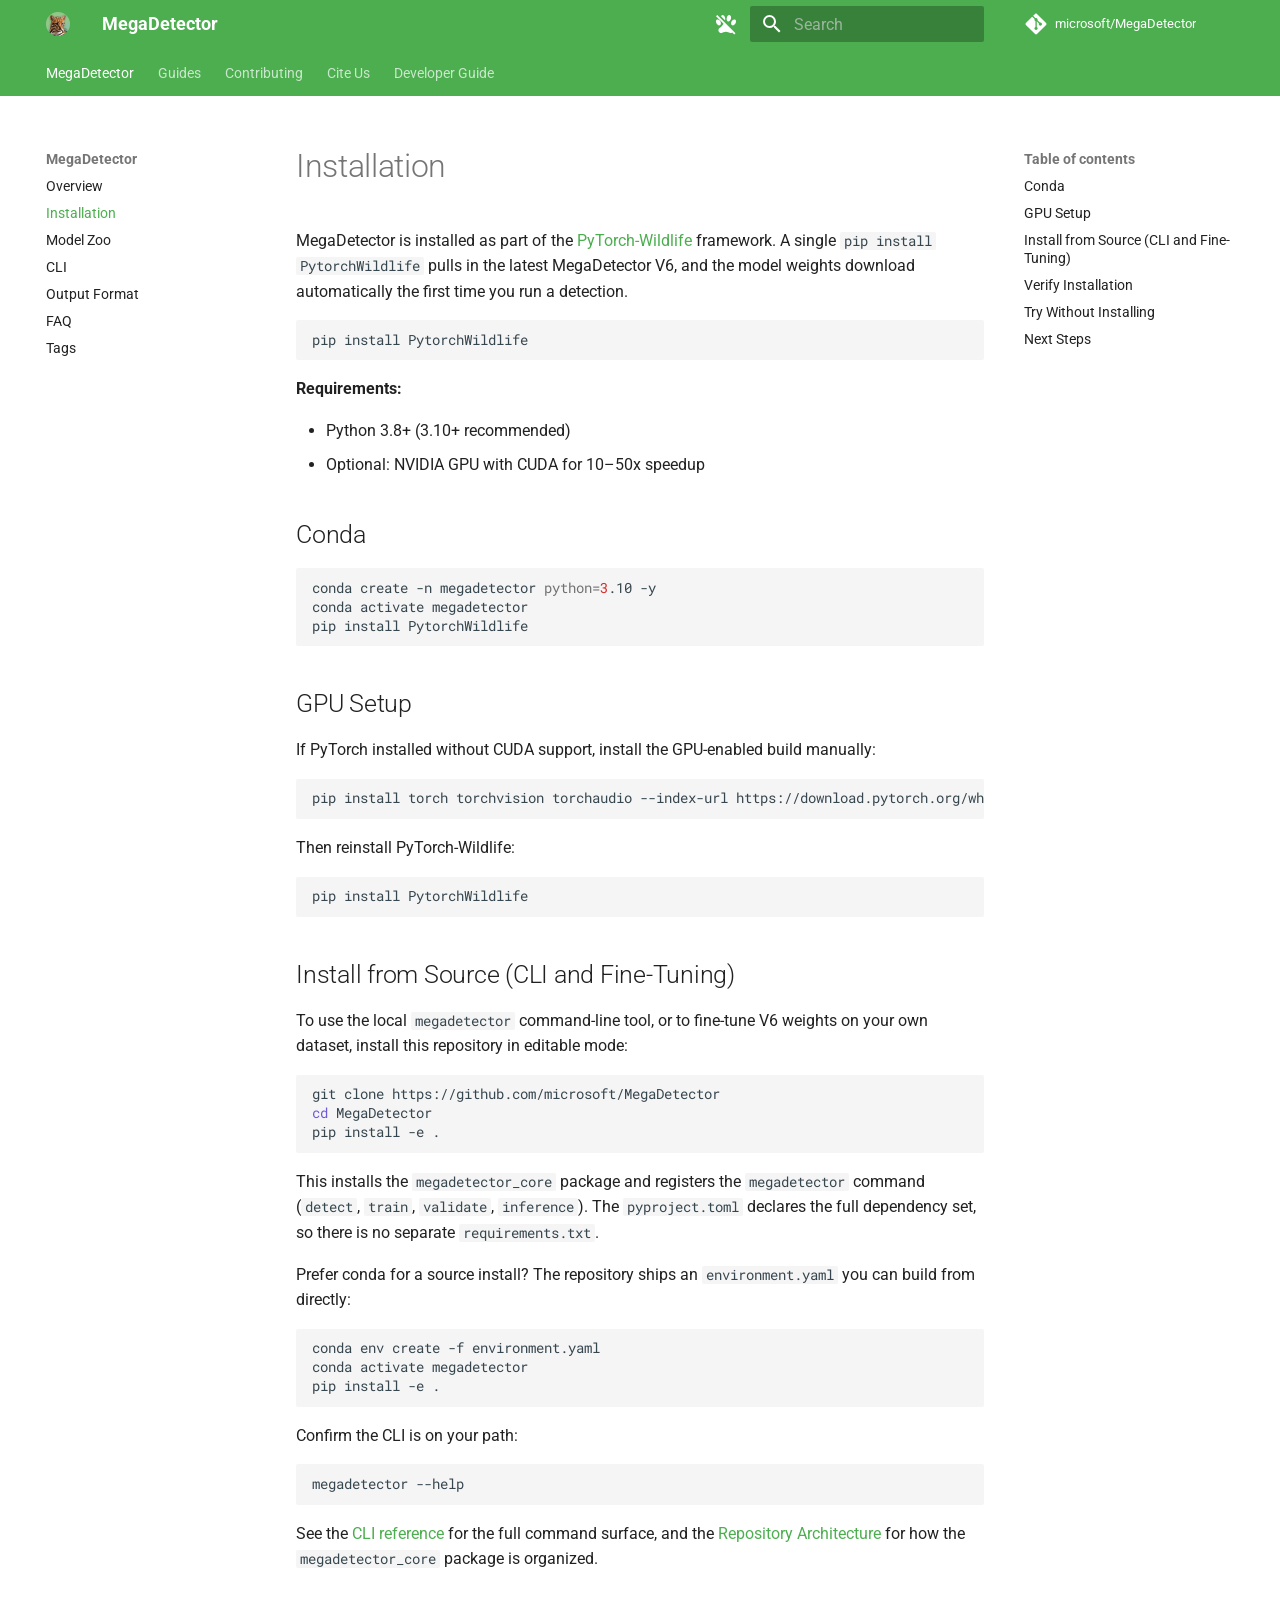
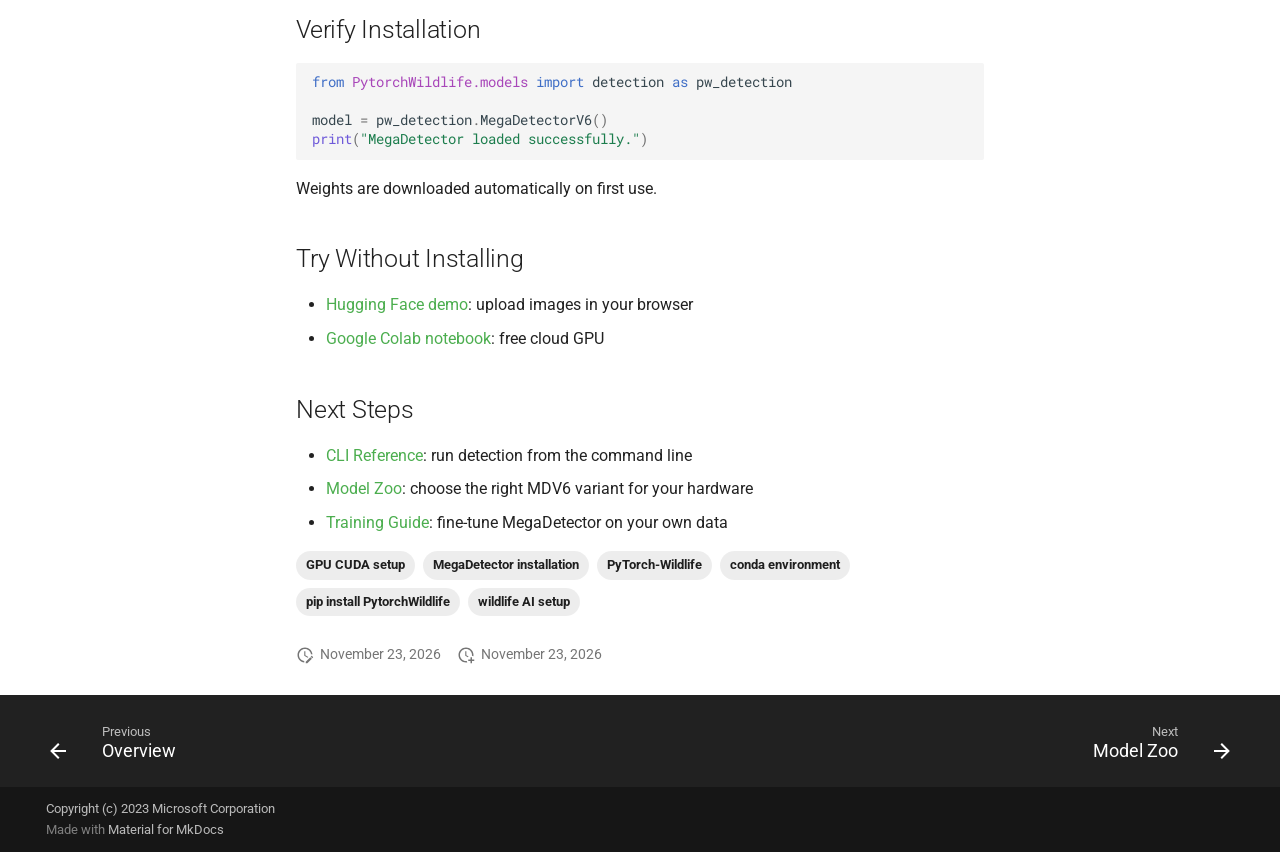
<file: installation/index.html>
<!doctype html>
<html lang="en" class="no-js">
  <head>
    
      <meta charset="utf-8">
      <meta name="viewport" content="width=device-width,initial-scale=1">
      
        <meta name="description" content="Install MegaDetector via PyTorch-Wildlife for camera-trap detection: pip, conda, and Docker on Windows, macOS, and Linux, with optional CUDA GPU support.">
      
      
      
        <link rel="canonical" href="https://microsoft.github.io/MegaDetector/installation/">
      
      
        <link rel="prev" href="..">
      
      
        <link rel="next" href="../model_zoo/">
      
      
        
      
      
      <link rel="icon" href="../assets/cat.png">
      <meta name="generator" content="mkdocs-1.6.1, mkdocs-material-9.7.7">
    
    
      
        <title>Install MegaDetector: pip, Conda, and GPU Setup - MegaDetector</title>
      
    
    
      <link rel="stylesheet" href="../assets/stylesheets/main.ec1eaa64.min.css">
      
        
        <link rel="stylesheet" href="../assets/stylesheets/palette.ab4e12ef.min.css">
      
      
  
  
    
      
      
    
  
    
      
      
    
  
    
      
      
    
  
    
      
      
    
  
    
      
      
    
  
    
      
      
    
  
    
      
      
    
  
    
      
      
    
  
    
      
      
    
  
    
      
      
    
  
    
      
      
    
  
    
      
      
    
  
  
  <style>:root{--md-admonition-icon--note:url('data:image/svg+xml;charset=utf-8,%3Csvg%20xmlns%3D%22http%3A//www.w3.org/2000/svg%22%20viewBox%3D%220%200%2024%2024%22%3E%3Cpath%20d%3D%22M14%2010V4.5l5.5%205.5M5%203c-1.11%200-2%20.89-2%202v14a2%202%200%200%200%202%202h14a2%202%200%200%200%202-2V9l-6-6z%22/%3E%3C/svg%3E');--md-admonition-icon--abstract:url('data:image/svg+xml;charset=utf-8,%3Csvg%20xmlns%3D%22http%3A//www.w3.org/2000/svg%22%20viewBox%3D%220%200%2024%2024%22%3E%3Cpath%20d%3D%22M12%202a7%207%200%200%200-7%207c0%202.38%201.19%204.47%203%205.74V17a1%201%200%200%200%201%201h6a1%201%200%200%200%201-1v-2.26c1.81-1.27%203-3.36%203-5.74a7%207%200%200%200-7-7M9%2021a1%201%200%200%200%201%201h4a1%201%200%200%200%201-1v-1H9z%22/%3E%3C/svg%3E');--md-admonition-icon--info:url('data:image/svg+xml;charset=utf-8,%3Csvg%20xmlns%3D%22http%3A//www.w3.org/2000/svg%22%20viewBox%3D%220%200%2024%2024%22%3E%3Cpath%20d%3D%22M13%209h-2V7h2m0%2010h-2v-6h2m-1-9A10%2010%200%200%200%202%2012a10%2010%200%200%200%2010%2010%2010%2010%200%200%200%2010-10A10%2010%200%200%200%2012%202%22/%3E%3C/svg%3E');--md-admonition-icon--tip:url('data:image/svg+xml;charset=utf-8,%3Csvg%20xmlns%3D%22http%3A//www.w3.org/2000/svg%22%20viewBox%3D%220%200%2024%2024%22%3E%3Cpath%20d%3D%22M12%206a6%206%200%200%201%206%206c0%202.22-1.21%204.16-3%205.2V19a1%201%200%200%201-1%201h-4a1%201%200%200%201-1-1v-1.8c-1.79-1.04-3-2.98-3-5.2a6%206%200%200%201%206-6m2%2015v1a1%201%200%200%201-1%201h-2a1%201%200%200%201-1-1v-1zm6-10h3v2h-3zM1%2011h3v2H1zM13%201v3h-2V1zM4.92%203.5l2.13%202.14-1.42%201.41L3.5%204.93zm12.03%202.13%202.12-2.13%201.43%201.43-2.13%202.12z%22/%3E%3C/svg%3E');--md-admonition-icon--success:url('data:image/svg+xml;charset=utf-8,%3Csvg%20xmlns%3D%22http%3A//www.w3.org/2000/svg%22%20viewBox%3D%220%200%2024%2024%22%3E%3Cpath%20d%3D%22M12%202C6.5%202%202%206.5%202%2012s4.5%2010%2010%2010%2010-4.5%2010-10S17.5%202%2012%202m-2%2015-5-5%201.41-1.41L10%2014.17l7.59-7.59L19%208z%22/%3E%3C/svg%3E');--md-admonition-icon--question:url('data:image/svg+xml;charset=utf-8,%3Csvg%20xmlns%3D%22http%3A//www.w3.org/2000/svg%22%20viewBox%3D%220%200%2024%2024%22%3E%3Cpath%20d%3D%22m15.07%2011.25-.9.92C13.45%2012.89%2013%2013.5%2013%2015h-2v-.5c0-1.11.45-2.11%201.17-2.83l1.24-1.26c.37-.36.59-.86.59-1.41a2%202%200%200%200-2-2%202%202%200%200%200-2%202H8a4%204%200%200%201%204-4%204%204%200%200%201%204%204%203.2%203.2%200%200%201-.93%202.25M13%2019h-2v-2h2M12%202A10%2010%200%200%200%202%2012a10%2010%200%200%200%2010%2010%2010%2010%200%200%200%2010-10c0-5.53-4.5-10-10-10%22/%3E%3C/svg%3E');--md-admonition-icon--warning:url('data:image/svg+xml;charset=utf-8,%3Csvg%20xmlns%3D%22http%3A//www.w3.org/2000/svg%22%20viewBox%3D%220%200%2024%2024%22%3E%3Cpath%20d%3D%22M13%2014h-2V9h2m0%209h-2v-2h2M1%2021h22L12%202z%22/%3E%3C/svg%3E');--md-admonition-icon--failure:url('data:image/svg+xml;charset=utf-8,%3Csvg%20xmlns%3D%22http%3A//www.w3.org/2000/svg%22%20viewBox%3D%220%200%2024%2024%22%3E%3Cpath%20d%3D%22M13%2013h-2V7h2m0%2010h-2v-2h2M12%202A10%2010%200%200%200%202%2012a10%2010%200%200%200%2010%2010%2010%2010%200%200%200%2010-10A10%2010%200%200%200%2012%202%22/%3E%3C/svg%3E');--md-admonition-icon--danger:url('data:image/svg+xml;charset=utf-8,%3Csvg%20xmlns%3D%22http%3A//www.w3.org/2000/svg%22%20viewBox%3D%220%200%2024%2024%22%3E%3Cpath%20d%3D%22M13%2013h-2V7h2m-2%208h2v2h-2m4.73-14H8.27L3%208.27v7.46L8.27%2021h7.46L21%2015.73V8.27z%22/%3E%3C/svg%3E');--md-admonition-icon--bug:url('data:image/svg+xml;charset=utf-8,%3Csvg%20xmlns%3D%22http%3A//www.w3.org/2000/svg%22%20viewBox%3D%220%200%2024%2024%22%3E%3Cpath%20d%3D%22M14%2012h-4v-2h4m0%206h-4v-2h4m6-6h-2.81a6%206%200%200%200-1.82-1.96L17%204.41%2015.59%203l-2.17%202.17a6%206%200%200%200-2.83%200L8.41%203%207%204.41l1.62%201.63C7.88%206.55%207.26%207.22%206.81%208H4v2h2.09c-.05.33-.09.66-.09%201v1H4v2h2v1c0%20.34.04.67.09%201H4v2h2.81c1.04%201.79%202.97%203%205.19%203s4.15-1.21%205.19-3H20v-2h-2.09c.05-.33.09-.66.09-1v-1h2v-2h-2v-1c0-.34-.04-.67-.09-1H20z%22/%3E%3C/svg%3E');--md-admonition-icon--example:url('data:image/svg+xml;charset=utf-8,%3Csvg%20xmlns%3D%22http%3A//www.w3.org/2000/svg%22%20viewBox%3D%220%200%2024%2024%22%3E%3Cpath%20d%3D%22M7%205h14v2H7zm0%208v-2h14v2zM4%204.5A1.5%201.5%200%200%201%205.5%206%201.5%201.5%200%200%201%204%207.5%201.5%201.5%200%200%201%202.5%206%201.5%201.5%200%200%201%204%204.5m0%206A1.5%201.5%200%200%201%205.5%2012%201.5%201.5%200%200%201%204%2013.5%201.5%201.5%200%200%201%202.5%2012%201.5%201.5%200%200%201%204%2010.5M7%2019v-2h14v2zm-3-2.5A1.5%201.5%200%200%201%205.5%2018%201.5%201.5%200%200%201%204%2019.5%201.5%201.5%200%200%201%202.5%2018%201.5%201.5%200%200%201%204%2016.5%22/%3E%3C/svg%3E');--md-admonition-icon--quote:url('data:image/svg+xml;charset=utf-8,%3Csvg%20xmlns%3D%22http%3A//www.w3.org/2000/svg%22%20viewBox%3D%220%200%2024%2024%22%3E%3Cpath%20d%3D%22m10%207-2%204h3v6H5v-6l2-4zm8%200-2%204h3v6h-6v-6l2-4z%22/%3E%3C/svg%3E');}</style>



  
  
    
      
      
      
    
  
    
      
      
        
      
      
    
  
    
      
      
        
      
      
    
  
    
      
      
        
      
      
    
  
  
  <style>:root{.md-tag{--md-tag-icon:url('data:image/svg+xml;charset=utf-8,%3Csvg%20xmlns%3D%22http%3A//www.w3.org/2000/svg%22%20viewBox%3D%220%200%2024%2024%22%3E%3Cpath%20d%3D%22M5.5%207A1.5%201.5%200%200%201%204%205.5%201.5%201.5%200%200%201%205.5%204%201.5%201.5%200%200%201%207%205.5%201.5%201.5%200%200%201%205.5%207m15.91%204.58-9-9C12.05%202.22%2011.55%202%2011%202H4c-1.11%200-2%20.89-2%202v7c0%20.55.22%201.05.59%201.41l8.99%209c.37.36.87.59%201.42.59s1.05-.23%201.41-.59l7-7c.37-.36.59-.86.59-1.41%200-.56-.23-1.06-.59-1.42%22/%3E%3C/svg%3E');}.md-tag.md-tag--info{--md-tag-icon:url('data:image/svg+xml;charset=utf-8,%3Csvg%20xmlns%3D%22http%3A//www.w3.org/2000/svg%22%20viewBox%3D%220%200%2024%2024%22%3E%3Cpath%20d%3D%22M13%209h-2V7h2m0%2010h-2v-6h2m-1-9A10%2010%200%200%200%202%2012a10%2010%200%200%200%2010%2010%2010%2010%200%200%200%2010-10A10%2010%200%200%200%2012%202%22/%3E%3C/svg%3E');}.md-tag.md-tag--warning{--md-tag-icon:url('data:image/svg+xml;charset=utf-8,%3Csvg%20xmlns%3D%22http%3A//www.w3.org/2000/svg%22%20viewBox%3D%220%200%2024%2024%22%3E%3Cpath%20d%3D%22M13%2014h-2V9h2m0%209h-2v-2h2M1%2021h22L12%202z%22/%3E%3C/svg%3E');}.md-tag.md-tag--danger{--md-tag-icon:url('data:image/svg+xml;charset=utf-8,%3Csvg%20xmlns%3D%22http%3A//www.w3.org/2000/svg%22%20viewBox%3D%220%200%2024%2024%22%3E%3Cpath%20d%3D%22M13%2013h-2V7h2m-2%208h2v2h-2m4.73-14H8.27L3%208.27v7.46L8.27%2021h7.46L21%2015.73V8.27z%22/%3E%3C/svg%3E');}}</style>

    
    
      
    
    
      
        
        
        <link rel="preconnect" href="https://fonts.gstatic.com" crossorigin>
        <link rel="stylesheet" href="https://fonts.googleapis.com/css?family=Roboto:300,300i,400,400i,700,700i%7CRoboto+Mono:400,400i,700,700i&display=fallback">
        <style>:root{--md-text-font:"Roboto";--md-code-font:"Roboto Mono"}</style>
      
    
    
    <script>__md_scope=new URL("..",location),__md_hash=e=>[...e].reduce(((e,_)=>(e<<5)-e+_.charCodeAt(0)),0),__md_get=(e,_=localStorage,t=__md_scope)=>JSON.parse(_.getItem(t.pathname+"."+e)),__md_set=(e,_,t=localStorage,a=__md_scope)=>{try{t.setItem(a.pathname+"."+e,JSON.stringify(_))}catch(e){}}</script>
    
      

    
    
  <meta property="og:type" content="website">
  <meta property="og:site_name" content="MegaDetector">
  <meta property="og:title" content="Install MegaDetector: pip, Conda, and GPU Setup">
  <meta property="og:description" content="Install MegaDetector via PyTorch-Wildlife for camera-trap detection: pip, conda, and Docker on Windows, macOS, and Linux, with optional CUDA GPU support.">
  <meta property="og:url" content="https://microsoft.github.io/MegaDetector/installation/">
  <meta property="og:image" content="https://microsoft.github.io/MegaDetector/assets/megadetector-banner.png">
  <meta property="og:image:alt" content="MegaDetector: open-source camera-trap AI from the Microsoft AI for Good Lab">
  <meta name="twitter:card" content="summary_large_image">
  <meta name="twitter:title" content="Install MegaDetector: pip, Conda, and GPU Setup">
  <meta name="twitter:description" content="Install MegaDetector via PyTorch-Wildlife for camera-trap detection: pip, conda, and Docker on Windows, macOS, and Linux, with optional CUDA GPU support.">
  <meta name="twitter:image" content="https://microsoft.github.io/MegaDetector/assets/megadetector-banner.png">
  <meta name="twitter:image:alt" content="MegaDetector: open-source camera-trap AI from the Microsoft AI for Good Lab"><script type="application/ld+json">{"@context": "https://schema.org", "@type": "BreadcrumbList", "itemListElement": [{"@type": "ListItem", "item": "https://microsoft.github.io/MegaDetector/", "name": "MegaDetector", "position": 1}, {"@type": "ListItem", "item": "https://microsoft.github.io/MegaDetector/installation/", "name": "Installation", "position": 2}]}</script>

  </head>
  
  
    
    
      
    
    
    
    
    <body dir="ltr" data-md-color-scheme="default" data-md-color-primary="green" data-md-color-accent="deep-orange">
  
    
    <input class="md-toggle" data-md-toggle="drawer" type="checkbox" id="__drawer" autocomplete="off">
    <input class="md-toggle" data-md-toggle="search" type="checkbox" id="__search" autocomplete="off">
    <label class="md-overlay" for="__drawer"></label>
    <div data-md-component="skip">
      
        
        <a href="#installation" class="md-skip">
          Skip to content
        </a>
      
    </div>
    <div data-md-component="announce">
      
    </div>
    
    
      

<header class="md-header" data-md-component="header">
  <nav class="md-header__inner md-grid" aria-label="Header">
    <a href=".." title="MegaDetector" class="md-header__button md-logo" aria-label="MegaDetector" data-md-component="logo">
      
  <img src="../assets/cat.png" alt="logo">

    </a>
    <label class="md-header__button md-icon" for="__drawer">
      
      <svg xmlns="http://www.w3.org/2000/svg" viewBox="0 0 24 24"><path d="M3 6h18v2H3zm0 5h18v2H3zm0 5h18v2H3z"/></svg>
    </label>
    <div class="md-header__title" data-md-component="header-title">
      <div class="md-header__ellipsis">
        <div class="md-header__topic">
          <span class="md-ellipsis">
            MegaDetector
          </span>
        </div>
        <div class="md-header__topic" data-md-component="header-topic">
          <span class="md-ellipsis">
            
              Install MegaDetector: pip, Conda, and GPU Setup
            
          </span>
        </div>
      </div>
    </div>
    
      
        <form class="md-header__option" data-md-component="palette">
  
    
    
    
    <input class="md-option" data-md-color-media="(prefers-color-scheme: light)" data-md-color-scheme="default" data-md-color-primary="green" data-md-color-accent="deep-orange"  aria-label="Switch to dark mode"  type="radio" name="__palette" id="__palette_0">
    
      <label class="md-header__button md-icon" title="Switch to dark mode" for="__palette_1" hidden>
        <svg xmlns="http://www.w3.org/2000/svg" viewBox="0 0 24 24"><path d="M2 4.27 3.28 3 21.5 21.22l-1.27 1.28-2-2c-.14.1-.29.18-.44.25-1.79.82-3.91-.88-5.9-.88s-4.13 1.77-5.89.88c-1-.49-1.69-1.79-1.56-2.87.18-1.49 1.97-2.29 3.03-3.38.74-.73 1.37-1.81 2.08-2.68zM8.35 3c1.18-.17 2.43 1.12 2.79 2.9.18.85.12 1.66-.14 2.29L7.03 4.2c.26-.65.72-1.1 1.32-1.2m7.15 0c1.19.19 1.85 1.77 1.5 3.54-.38 1.78-1.63 3.07-2.81 2.89-1.19-.18-1.84-1.76-1.47-3.53.36-1.78 1.61-3.07 2.78-2.9M3 7.6c1.14-.49 2.69.4 3.5 1.95.76 1.58.5 3.24-.63 3.73s-2.67-.39-3.46-1.96S1.9 8.08 3 7.6m18 0c1.1.48 1.38 2.15.59 3.72s-2.33 2.45-3.46 1.96-1.39-2.15-.63-3.73C18.31 8 19.86 7.11 21 7.6"/></svg>
      </label>
    
  
    
    
    
    <input class="md-option" data-md-color-media="(prefers-color-scheme: dark)" data-md-color-scheme="slate" data-md-color-primary="teal" data-md-color-accent="deep-orange"  aria-label="Switch to light mode"  type="radio" name="__palette" id="__palette_1">
    
      <label class="md-header__button md-icon" title="Switch to light mode" for="__palette_0" hidden>
        <svg xmlns="http://www.w3.org/2000/svg" viewBox="0 0 24 24"><path d="M8.35 3c1.18-.17 2.43 1.12 2.79 2.9.36 1.77-.29 3.35-1.47 3.53-1.17.18-2.43-1.11-2.8-2.89-.37-1.77.3-3.35 1.48-3.54m7.15 0c1.19.19 1.85 1.77 1.5 3.54-.38 1.78-1.63 3.07-2.81 2.89-1.19-.18-1.84-1.76-1.47-3.53.36-1.78 1.61-3.07 2.78-2.9M3 7.6c1.14-.49 2.69.4 3.5 1.95.76 1.58.5 3.24-.63 3.73s-2.67-.39-3.46-1.96S1.9 8.08 3 7.6m18 0c1.1.48 1.38 2.15.59 3.72s-2.33 2.45-3.46 1.96-1.39-2.15-.63-3.73C18.31 8 19.86 7.11 21 7.6m-1.67 10.78c.04.94-.68 1.98-1.54 2.37-1.79.82-3.91-.88-5.9-.88s-4.13 1.77-5.89.88c-1-.49-1.69-1.79-1.56-2.87.18-1.49 1.97-2.29 3.03-3.38 1.41-1.41 2.41-4.06 4.42-4.06 2 0 3.06 2.61 4.41 4.06 1.11 1.22 2.96 2.25 3.03 3.88"/></svg>
      </label>
    
  
</form>
      
    
    
      <script>var palette=__md_get("__palette");if(palette&&palette.color){if("(prefers-color-scheme)"===palette.color.media){var media=matchMedia("(prefers-color-scheme: light)"),input=document.querySelector(media.matches?"[data-md-color-media='(prefers-color-scheme: light)']":"[data-md-color-media='(prefers-color-scheme: dark)']");palette.color.media=input.getAttribute("data-md-color-media"),palette.color.scheme=input.getAttribute("data-md-color-scheme"),palette.color.primary=input.getAttribute("data-md-color-primary"),palette.color.accent=input.getAttribute("data-md-color-accent")}for(var[key,value]of Object.entries(palette.color))document.body.setAttribute("data-md-color-"+key,value)}</script>
    
    
    
      
      
        <label class="md-header__button md-icon" for="__search">
          
          <svg xmlns="http://www.w3.org/2000/svg" viewBox="0 0 24 24"><path d="M9.5 3A6.5 6.5 0 0 1 16 9.5c0 1.61-.59 3.09-1.56 4.23l.27.27h.79l5 5-1.5 1.5-5-5v-.79l-.27-.27A6.52 6.52 0 0 1 9.5 16 6.5 6.5 0 0 1 3 9.5 6.5 6.5 0 0 1 9.5 3m0 2C7 5 5 7 5 9.5S7 14 9.5 14 14 12 14 9.5 12 5 9.5 5"/></svg>
        </label>
        <div class="md-search" data-md-component="search" role="dialog">
  <label class="md-search__overlay" for="__search"></label>
  <div class="md-search__inner" role="search">
    <form class="md-search__form" name="search">
      <input type="text" class="md-search__input" name="query" aria-label="Search" placeholder="Search" autocapitalize="off" autocorrect="off" autocomplete="off" spellcheck="false" data-md-component="search-query" required>
      <label class="md-search__icon md-icon" for="__search">
        
        <svg xmlns="http://www.w3.org/2000/svg" viewBox="0 0 24 24"><path d="M9.5 3A6.5 6.5 0 0 1 16 9.5c0 1.61-.59 3.09-1.56 4.23l.27.27h.79l5 5-1.5 1.5-5-5v-.79l-.27-.27A6.52 6.52 0 0 1 9.5 16 6.5 6.5 0 0 1 3 9.5 6.5 6.5 0 0 1 9.5 3m0 2C7 5 5 7 5 9.5S7 14 9.5 14 14 12 14 9.5 12 5 9.5 5"/></svg>
        
        <svg xmlns="http://www.w3.org/2000/svg" viewBox="0 0 24 24"><path d="M20 11v2H8l5.5 5.5-1.42 1.42L4.16 12l7.92-7.92L13.5 5.5 8 11z"/></svg>
      </label>
      <nav class="md-search__options" aria-label="Search">
        
          <a href="javascript:void(0)" class="md-search__icon md-icon" title="Share" aria-label="Share" data-clipboard data-clipboard-text="" data-md-component="search-share" tabindex="-1">
            
            <svg xmlns="http://www.w3.org/2000/svg" viewBox="0 0 24 24"><path d="M18 16.08c-.76 0-1.44.3-1.96.77L8.91 12.7c.05-.23.09-.46.09-.7s-.04-.47-.09-.7l7.05-4.11c.54.5 1.25.81 2.04.81a3 3 0 0 0 3-3 3 3 0 0 0-3-3 3 3 0 0 0-3 3c0 .24.04.47.09.7L8.04 9.81C7.5 9.31 6.79 9 6 9a3 3 0 0 0-3 3 3 3 0 0 0 3 3c.79 0 1.5-.31 2.04-.81l7.12 4.15c-.05.21-.08.43-.08.66 0 1.61 1.31 2.91 2.92 2.91s2.92-1.3 2.92-2.91A2.92 2.92 0 0 0 18 16.08"/></svg>
          </a>
        
        <button type="reset" class="md-search__icon md-icon" title="Clear" aria-label="Clear" tabindex="-1">
          
          <svg xmlns="http://www.w3.org/2000/svg" viewBox="0 0 24 24"><path d="M19 6.41 17.59 5 12 10.59 6.41 5 5 6.41 10.59 12 5 17.59 6.41 19 12 13.41 17.59 19 19 17.59 13.41 12z"/></svg>
        </button>
      </nav>
      
        <div class="md-search__suggest" data-md-component="search-suggest"></div>
      
    </form>
    <div class="md-search__output">
      <div class="md-search__scrollwrap" tabindex="0" data-md-scrollfix>
        <div class="md-search-result" data-md-component="search-result">
          <div class="md-search-result__meta">
            Initializing search
          </div>
          <ol class="md-search-result__list" role="presentation"></ol>
        </div>
      </div>
    </div>
  </div>
</div>
      
    
    
      <div class="md-header__source">
        <a href="https://github.com/microsoft/MegaDetector" title="Go to repository" class="md-source" data-md-component="source">
  <div class="md-source__icon md-icon">
    
    <svg xmlns="http://www.w3.org/2000/svg" viewBox="0 0 448 512"><!--! Font Awesome Free 7.1.0 by @fontawesome - https://fontawesome.com License - https://fontawesome.com/license/free (Icons: CC BY 4.0, Fonts: SIL OFL 1.1, Code: MIT License) Copyright 2025 Fonticons, Inc.--><path d="M439.6 236.1 244 40.5c-5.4-5.5-12.8-8.5-20.4-8.5s-15 3-20.4 8.4L162.5 81l51.5 51.5c27.1-9.1 52.7 16.8 43.4 43.7l49.7 49.7c34.2-11.8 61.2 31 35.5 56.7-26.5 26.5-70.2-2.9-56-37.3L240.3 199v121.9c25.3 12.5 22.3 41.8 9.1 55-6.4 6.4-15.2 10.1-24.3 10.1s-17.8-3.6-24.3-10.1c-17.6-17.6-11.1-46.9 11.2-56v-123c-20.8-8.5-24.6-30.7-18.6-45L142.6 101 8.5 235.1C3 240.6 0 247.9 0 255.5s3 15 8.5 20.4l195.6 195.7c5.4 5.4 12.7 8.4 20.4 8.4s15-3 20.4-8.4l194.7-194.7c5.4-5.4 8.4-12.8 8.4-20.4s-3-15-8.4-20.4"/></svg>
  </div>
  <div class="md-source__repository">
    microsoft/MegaDetector
  </div>
</a>
      </div>
    
  </nav>
  
</header>
    
    <div class="md-container" data-md-component="container">
      
      
        
          
            
<nav class="md-tabs" aria-label="Tabs" data-md-component="tabs">
  <div class="md-grid">
    <ul class="md-tabs__list">
      
        
  
  
  
    
  
  
    
    
      <li class="md-tabs__item md-tabs__item--active">
        <a href=".." class="md-tabs__link">
          
  
  
  MegaDetector

        </a>
      </li>
    
  

      
        
  
  
  
  
    
    
      <li class="md-tabs__item">
        <a href="../camera-trap-ai/" class="md-tabs__link">
          
  
  
  Guides

        </a>
      </li>
    
  

      
        
  
  
  
  
    <li class="md-tabs__item">
      <a href="../contributing/" class="md-tabs__link">
        
  
  
    
  
  Contributing

      </a>
    </li>
  

      
        
  
  
  
  
    <li class="md-tabs__item">
      <a href="../cite/" class="md-tabs__link">
        
  
  
    
  
  Cite Us

      </a>
    </li>
  

      
        
  
  
  
  
    
    
      <li class="md-tabs__item">
        <a href="../build_mkdocs/" class="md-tabs__link">
          
  
  
  Developer Guide

        </a>
      </li>
    
  

      
    </ul>
  </div>
</nav>
          
        
      
      <main class="md-main" data-md-component="main">
        <div class="md-main__inner md-grid">
          
            
              
              <div class="md-sidebar md-sidebar--primary" data-md-component="sidebar" data-md-type="navigation" >
                <div class="md-sidebar__scrollwrap">
                  <div class="md-sidebar__inner">
                    


  


<nav class="md-nav md-nav--primary md-nav--lifted" aria-label="Navigation" data-md-level="0">
  <label class="md-nav__title" for="__drawer">
    <a href=".." title="MegaDetector" class="md-nav__button md-logo" aria-label="MegaDetector" data-md-component="logo">
      
  <img src="../assets/cat.png" alt="logo">

    </a>
    MegaDetector
  </label>
  
    <div class="md-nav__source">
      <a href="https://github.com/microsoft/MegaDetector" title="Go to repository" class="md-source" data-md-component="source">
  <div class="md-source__icon md-icon">
    
    <svg xmlns="http://www.w3.org/2000/svg" viewBox="0 0 448 512"><!--! Font Awesome Free 7.1.0 by @fontawesome - https://fontawesome.com License - https://fontawesome.com/license/free (Icons: CC BY 4.0, Fonts: SIL OFL 1.1, Code: MIT License) Copyright 2025 Fonticons, Inc.--><path d="M439.6 236.1 244 40.5c-5.4-5.5-12.8-8.5-20.4-8.5s-15 3-20.4 8.4L162.5 81l51.5 51.5c27.1-9.1 52.7 16.8 43.4 43.7l49.7 49.7c34.2-11.8 61.2 31 35.5 56.7-26.5 26.5-70.2-2.9-56-37.3L240.3 199v121.9c25.3 12.5 22.3 41.8 9.1 55-6.4 6.4-15.2 10.1-24.3 10.1s-17.8-3.6-24.3-10.1c-17.6-17.6-11.1-46.9 11.2-56v-123c-20.8-8.5-24.6-30.7-18.6-45L142.6 101 8.5 235.1C3 240.6 0 247.9 0 255.5s3 15 8.5 20.4l195.6 195.7c5.4 5.4 12.7 8.4 20.4 8.4s15-3 20.4-8.4l194.7-194.7c5.4-5.4 8.4-12.8 8.4-20.4s-3-15-8.4-20.4"/></svg>
  </div>
  <div class="md-source__repository">
    microsoft/MegaDetector
  </div>
</a>
    </div>
  
  <ul class="md-nav__list" data-md-scrollfix>
    
      
      
  
  
    
  
  
  
    
    
    
    
      
        
        
      
      
        
      
    
    
    <li class="md-nav__item md-nav__item--active md-nav__item--section md-nav__item--nested">
      
        
        
        <input class="md-nav__toggle md-toggle " type="checkbox" id="__nav_1" checked>
        
          
          <label class="md-nav__link" for="__nav_1" id="__nav_1_label" tabindex="">
            
  
  
  <span class="md-ellipsis">
    
  
    MegaDetector
  

    
  </span>
  
  

            <span class="md-nav__icon md-icon"></span>
          </label>
        
        <nav class="md-nav" data-md-level="1" aria-labelledby="__nav_1_label" aria-expanded="true">
          <label class="md-nav__title" for="__nav_1">
            <span class="md-nav__icon md-icon"></span>
            
  
    MegaDetector
  

          </label>
          <ul class="md-nav__list" data-md-scrollfix>
            
              
                
  
  
  
  
    <li class="md-nav__item">
      <a href=".." class="md-nav__link">
        
  
  
  <span class="md-ellipsis">
    
  
    Overview
  

    
  </span>
  
  

      </a>
    </li>
  

              
            
              
                
  
  
    
  
  
  
    <li class="md-nav__item md-nav__item--active">
      
      <input class="md-nav__toggle md-toggle" type="checkbox" id="__toc">
      
      
        
      
      
        <label class="md-nav__link md-nav__link--active" for="__toc">
          
  
  
  <span class="md-ellipsis">
    
  
    Installation
  

    
  </span>
  
  

          <span class="md-nav__icon md-icon"></span>
        </label>
      
      <a href="./" class="md-nav__link md-nav__link--active">
        
  
  
  <span class="md-ellipsis">
    
  
    Installation
  

    
  </span>
  
  

      </a>
      
        

<nav class="md-nav md-nav--secondary" aria-label="Table of contents">
  
  
  
    
  
  
    <label class="md-nav__title" for="__toc">
      <span class="md-nav__icon md-icon"></span>
      Table of contents
    </label>
    <ul class="md-nav__list" data-md-component="toc" data-md-scrollfix>
      
        <li class="md-nav__item">
  <a href="#conda" class="md-nav__link">
    <span class="md-ellipsis">
      
        Conda
      
    </span>
  </a>
  
</li>
      
        <li class="md-nav__item">
  <a href="#gpu-setup" class="md-nav__link">
    <span class="md-ellipsis">
      
        GPU Setup
      
    </span>
  </a>
  
</li>
      
        <li class="md-nav__item">
  <a href="#install-from-source-cli-and-fine-tuning" class="md-nav__link">
    <span class="md-ellipsis">
      
        Install from Source (CLI and Fine-Tuning)
      
    </span>
  </a>
  
</li>
      
        <li class="md-nav__item">
  <a href="#verify-installation" class="md-nav__link">
    <span class="md-ellipsis">
      
        Verify Installation
      
    </span>
  </a>
  
</li>
      
        <li class="md-nav__item">
  <a href="#try-without-installing" class="md-nav__link">
    <span class="md-ellipsis">
      
        Try Without Installing
      
    </span>
  </a>
  
</li>
      
        <li class="md-nav__item">
  <a href="#next-steps" class="md-nav__link">
    <span class="md-ellipsis">
      
        Next Steps
      
    </span>
  </a>
  
</li>
      
    </ul>
  
</nav>
      
    </li>
  

              
            
              
                
  
  
  
  
    <li class="md-nav__item">
      <a href="../model_zoo/" class="md-nav__link">
        
  
  
  <span class="md-ellipsis">
    
  
    Model Zoo
  

    
  </span>
  
  

      </a>
    </li>
  

              
            
              
                
  
  
  
  
    <li class="md-nav__item">
      <a href="../cli/" class="md-nav__link">
        
  
  
  <span class="md-ellipsis">
    
  
    CLI
  

    
  </span>
  
  

      </a>
    </li>
  

              
            
              
                
  
  
  
  
    <li class="md-nav__item">
      <a href="../output_format/" class="md-nav__link">
        
  
  
  <span class="md-ellipsis">
    
  
    Output Format
  

    
  </span>
  
  

      </a>
    </li>
  

              
            
              
                
  
  
  
  
    <li class="md-nav__item">
      <a href="../faq/" class="md-nav__link">
        
  
  
  <span class="md-ellipsis">
    
  
    FAQ
  

    
  </span>
  
  

      </a>
    </li>
  

              
            
              
                
  
  
  
  
    <li class="md-nav__item">
      <a href="../tags/" class="md-nav__link">
        
  
  
  <span class="md-ellipsis">
    
  
    Tags
  

    
  </span>
  
  

      </a>
    </li>
  

              
            
          </ul>
        </nav>
      
    </li>
  

    
      
      
  
  
  
  
    
    
    
    
      
      
        
      
    
    
    <li class="md-nav__item md-nav__item--nested">
      
        
        
        <input class="md-nav__toggle md-toggle " type="checkbox" id="__nav_2" >
        
          
          <label class="md-nav__link" for="__nav_2" id="__nav_2_label" tabindex="0">
            
  
  
  <span class="md-ellipsis">
    
  
    Guides
  

    
  </span>
  
  

            <span class="md-nav__icon md-icon"></span>
          </label>
        
        <nav class="md-nav" data-md-level="1" aria-labelledby="__nav_2_label" aria-expanded="false">
          <label class="md-nav__title" for="__nav_2">
            <span class="md-nav__icon md-icon"></span>
            
  
    Guides
  

          </label>
          <ul class="md-nav__list" data-md-scrollfix>
            
              
                
  
  
  
  
    <li class="md-nav__item">
      <a href="../camera-trap-ai/" class="md-nav__link">
        
  
  
  <span class="md-ellipsis">
    
  
    Camera-Trap AI
  

    
  </span>
  
  

      </a>
    </li>
  

              
            
              
                
  
  
  
  
    <li class="md-nav__item">
      <a href="../camera-trap-software/" class="md-nav__link">
        
  
  
  <span class="md-ellipsis">
    
  
    Camera-Trap Software
  

    
  </span>
  
  

      </a>
    </li>
  

              
            
              
                
  
  
  
  
    <li class="md-nav__item">
      <a href="../training_guide/" class="md-nav__link">
        
  
  
  <span class="md-ellipsis">
    
  
    Training Guide
  

    
  </span>
  
  

      </a>
    </li>
  

              
            
          </ul>
        </nav>
      
    </li>
  

    
      
      
  
  
  
  
    <li class="md-nav__item">
      <a href="../contributing/" class="md-nav__link">
        
  
  
  <span class="md-ellipsis">
    
  
    Contributing
  

    
  </span>
  
  

      </a>
    </li>
  

    
      
      
  
  
  
  
    <li class="md-nav__item">
      <a href="../cite/" class="md-nav__link">
        
  
  
  <span class="md-ellipsis">
    
  
    Cite Us
  

    
  </span>
  
  

      </a>
    </li>
  

    
      
      
  
  
  
  
    
    
    
    
      
      
        
      
    
    
    <li class="md-nav__item md-nav__item--nested">
      
        
        
        <input class="md-nav__toggle md-toggle " type="checkbox" id="__nav_5" >
        
          
          <label class="md-nav__link" for="__nav_5" id="__nav_5_label" tabindex="0">
            
  
  
  <span class="md-ellipsis">
    
  
    Developer Guide
  

    
  </span>
  
  

            <span class="md-nav__icon md-icon"></span>
          </label>
        
        <nav class="md-nav" data-md-level="1" aria-labelledby="__nav_5_label" aria-expanded="false">
          <label class="md-nav__title" for="__nav_5">
            <span class="md-nav__icon md-icon"></span>
            
  
    Developer Guide
  

          </label>
          <ul class="md-nav__list" data-md-scrollfix>
            
              
                
  
  
  
  
    <li class="md-nav__item">
      <a href="../build_mkdocs/" class="md-nav__link">
        
  
  
  <span class="md-ellipsis">
    
  
    Build the Docs
  

    
  </span>
  
  

      </a>
    </li>
  

              
            
              
                
  
  
  
  
    <li class="md-nav__item">
      <a href="../architecture/" class="md-nav__link">
        
  
  
  <span class="md-ellipsis">
    
  
    Repository Architecture
  

    
  </span>
  
  

      </a>
    </li>
  

              
            
          </ul>
        </nav>
      
    </li>
  

    
  </ul>
</nav>
                  </div>
                </div>
              </div>
            
            
              
              <div class="md-sidebar md-sidebar--secondary" data-md-component="sidebar" data-md-type="toc" >
                <div class="md-sidebar__scrollwrap">
                  <div class="md-sidebar__inner">
                    

<nav class="md-nav md-nav--secondary" aria-label="Table of contents">
  
  
  
    
  
  
    <label class="md-nav__title" for="__toc">
      <span class="md-nav__icon md-icon"></span>
      Table of contents
    </label>
    <ul class="md-nav__list" data-md-component="toc" data-md-scrollfix>
      
        <li class="md-nav__item">
  <a href="#conda" class="md-nav__link">
    <span class="md-ellipsis">
      
        Conda
      
    </span>
  </a>
  
</li>
      
        <li class="md-nav__item">
  <a href="#gpu-setup" class="md-nav__link">
    <span class="md-ellipsis">
      
        GPU Setup
      
    </span>
  </a>
  
</li>
      
        <li class="md-nav__item">
  <a href="#install-from-source-cli-and-fine-tuning" class="md-nav__link">
    <span class="md-ellipsis">
      
        Install from Source (CLI and Fine-Tuning)
      
    </span>
  </a>
  
</li>
      
        <li class="md-nav__item">
  <a href="#verify-installation" class="md-nav__link">
    <span class="md-ellipsis">
      
        Verify Installation
      
    </span>
  </a>
  
</li>
      
        <li class="md-nav__item">
  <a href="#try-without-installing" class="md-nav__link">
    <span class="md-ellipsis">
      
        Try Without Installing
      
    </span>
  </a>
  
</li>
      
        <li class="md-nav__item">
  <a href="#next-steps" class="md-nav__link">
    <span class="md-ellipsis">
      
        Next Steps
      
    </span>
  </a>
  
</li>
      
    </ul>
  
</nav>
                  </div>
                </div>
              </div>
            
          
          
            <div class="md-content" data-md-component="content">
              
                




              
              <article class="md-content__inner md-typeset">
                
                  
  
  


<h1 id="installation">Installation<a class="headerlink" href="#installation" title="Permanent link">&para;</a></h1>
<p>MegaDetector is installed as part of the <a href="https://github.com/microsoft/Pytorch-Wildlife">PyTorch-Wildlife</a> framework. A single <code>pip install PytorchWildlife</code> pulls in the latest MegaDetector V6, and the model weights download automatically the first time you run a detection.</p>
<div class="language-bash highlight"><pre><span></span><code><span id="__span-0-1"><a id="__codelineno-0-1" name="__codelineno-0-1" href="#__codelineno-0-1"></a>pip<span class="w"> </span>install<span class="w"> </span>PytorchWildlife
</span></code></pre></div>
<p><strong>Requirements:</strong></p>
<ul>
<li>Python 3.8+ (3.10+ recommended)</li>
<li>Optional: NVIDIA GPU with CUDA for 10–50x speedup</li>
</ul>
<h2 id="conda">Conda<a class="headerlink" href="#conda" title="Permanent link">&para;</a></h2>
<div class="language-bash highlight"><pre><span></span><code><span id="__span-1-1"><a id="__codelineno-1-1" name="__codelineno-1-1" href="#__codelineno-1-1"></a>conda<span class="w"> </span>create<span class="w"> </span>-n<span class="w"> </span>megadetector<span class="w"> </span><span class="nv">python</span><span class="o">=</span><span class="m">3</span>.10<span class="w"> </span>-y
</span><span id="__span-1-2"><a id="__codelineno-1-2" name="__codelineno-1-2" href="#__codelineno-1-2"></a>conda<span class="w"> </span>activate<span class="w"> </span>megadetector
</span><span id="__span-1-3"><a id="__codelineno-1-3" name="__codelineno-1-3" href="#__codelineno-1-3"></a>pip<span class="w"> </span>install<span class="w"> </span>PytorchWildlife
</span></code></pre></div>
<h2 id="gpu-setup">GPU Setup<a class="headerlink" href="#gpu-setup" title="Permanent link">&para;</a></h2>
<p>If PyTorch installed without CUDA support, install the GPU-enabled build manually:</p>
<div class="language-bash highlight"><pre><span></span><code><span id="__span-2-1"><a id="__codelineno-2-1" name="__codelineno-2-1" href="#__codelineno-2-1"></a>pip<span class="w"> </span>install<span class="w"> </span>torch<span class="w"> </span>torchvision<span class="w"> </span>torchaudio<span class="w"> </span>--index-url<span class="w"> </span>https://download.pytorch.org/whl/cu121
</span></code></pre></div>
<p>Then reinstall PyTorch-Wildlife:</p>
<div class="language-bash highlight"><pre><span></span><code><span id="__span-3-1"><a id="__codelineno-3-1" name="__codelineno-3-1" href="#__codelineno-3-1"></a>pip<span class="w"> </span>install<span class="w"> </span>PytorchWildlife
</span></code></pre></div>
<h2 id="install-from-source-cli-and-fine-tuning">Install from Source (CLI and Fine-Tuning)<a class="headerlink" href="#install-from-source-cli-and-fine-tuning" title="Permanent link">&para;</a></h2>
<p>To use the local <code>megadetector</code> command-line tool, or to fine-tune V6 weights on your own dataset, install this repository in editable mode:</p>
<div class="language-bash highlight"><pre><span></span><code><span id="__span-4-1"><a id="__codelineno-4-1" name="__codelineno-4-1" href="#__codelineno-4-1"></a>git<span class="w"> </span>clone<span class="w"> </span>https://github.com/microsoft/MegaDetector
</span><span id="__span-4-2"><a id="__codelineno-4-2" name="__codelineno-4-2" href="#__codelineno-4-2"></a><span class="nb">cd</span><span class="w"> </span>MegaDetector
</span><span id="__span-4-3"><a id="__codelineno-4-3" name="__codelineno-4-3" href="#__codelineno-4-3"></a>pip<span class="w"> </span>install<span class="w"> </span>-e<span class="w"> </span>.
</span></code></pre></div>
<p>This installs the <code>megadetector_core</code> package and registers the <code>megadetector</code> command (<code>detect</code>, <code>train</code>, <code>validate</code>, <code>inference</code>). The <code>pyproject.toml</code> declares the full dependency set, so there is no separate <code>requirements.txt</code>.</p>
<p>Prefer conda for a source install? The repository ships an <code>environment.yaml</code> you can build from directly:</p>
<div class="language-bash highlight"><pre><span></span><code><span id="__span-5-1"><a id="__codelineno-5-1" name="__codelineno-5-1" href="#__codelineno-5-1"></a>conda<span class="w"> </span>env<span class="w"> </span>create<span class="w"> </span>-f<span class="w"> </span>environment.yaml
</span><span id="__span-5-2"><a id="__codelineno-5-2" name="__codelineno-5-2" href="#__codelineno-5-2"></a>conda<span class="w"> </span>activate<span class="w"> </span>megadetector
</span><span id="__span-5-3"><a id="__codelineno-5-3" name="__codelineno-5-3" href="#__codelineno-5-3"></a>pip<span class="w"> </span>install<span class="w"> </span>-e<span class="w"> </span>.
</span></code></pre></div>
<p>Confirm the CLI is on your path:</p>
<div class="language-bash highlight"><pre><span></span><code><span id="__span-6-1"><a id="__codelineno-6-1" name="__codelineno-6-1" href="#__codelineno-6-1"></a>megadetector<span class="w"> </span>--help
</span></code></pre></div>
<p>See the <a href="../cli/">CLI reference</a> for the full command surface, and the <a href="../architecture/">Repository Architecture</a> for how the <code>megadetector_core</code> package is organized.</p>
<h2 id="verify-installation">Verify Installation<a class="headerlink" href="#verify-installation" title="Permanent link">&para;</a></h2>
<div class="language-python highlight"><pre><span></span><code><span id="__span-7-1"><a id="__codelineno-7-1" name="__codelineno-7-1" href="#__codelineno-7-1"></a><span class="kn">from</span><span class="w"> </span><span class="nn">PytorchWildlife.models</span><span class="w"> </span><span class="kn">import</span> <span class="n">detection</span> <span class="k">as</span> <span class="n">pw_detection</span>
</span><span id="__span-7-2"><a id="__codelineno-7-2" name="__codelineno-7-2" href="#__codelineno-7-2"></a>
</span><span id="__span-7-3"><a id="__codelineno-7-3" name="__codelineno-7-3" href="#__codelineno-7-3"></a><span class="n">model</span> <span class="o">=</span> <span class="n">pw_detection</span><span class="o">.</span><span class="n">MegaDetectorV6</span><span class="p">()</span>
</span><span id="__span-7-4"><a id="__codelineno-7-4" name="__codelineno-7-4" href="#__codelineno-7-4"></a><span class="nb">print</span><span class="p">(</span><span class="s2">"MegaDetector loaded successfully."</span><span class="p">)</span>
</span></code></pre></div>
<p>Weights are downloaded automatically on first use.</p>
<h2 id="try-without-installing">Try Without Installing<a class="headerlink" href="#try-without-installing" title="Permanent link">&para;</a></h2>
<ul>
<li><a href="https://huggingface.co/spaces/ai-for-good-lab/pytorch-wildlife">Hugging Face demo</a>: upload images in your browser</li>
<li><a href="https://colab.research.google.com/drive/1rjqHrTMzEHkMualr4vB55dQWCsCKMNXi?usp=sharing">Google Colab notebook</a>: free cloud GPU</li>
</ul>
<h2 id="next-steps">Next Steps<a class="headerlink" href="#next-steps" title="Permanent link">&para;</a></h2>
<ul>
<li><a href="../cli/">CLI Reference</a>: run detection from the command line</li>
<li><a href="../model_zoo/">Model Zoo</a>: choose the right MDV6 variant for your hardware</li>
<li><a href="../training_guide/">Training Guide</a>: fine-tune MegaDetector on your own data</li>
</ul>


  <nav class="md-tags" >
    
      
      
      
      
        <a href="../tags/#tag:gpu-cuda-setup" class="md-tag">GPU CUDA setup</a>
      
    
      
      
      
      
        <a href="../tags/#tag:megadetector-installation" class="md-tag">MegaDetector installation</a>
      
    
      
      
      
      
        <a href="../tags/#tag:pytorch-wildlife" class="md-tag">PyTorch-Wildlife</a>
      
    
      
      
      
      
        <a href="../tags/#tag:conda-environment" class="md-tag">conda environment</a>
      
    
      
      
      
      
        <a href="../tags/#tag:pip-install-pytorchwildlife" class="md-tag">pip install PytorchWildlife</a>
      
    
      
      
      
      
        <a href="../tags/#tag:wildlife-ai-setup" class="md-tag">wildlife AI setup</a>
      
    
  </nav>








  
    
  
  
    
  


  <aside class="md-source-file">
    
      
  <span class="md-source-file__fact">
    <span class="md-icon" title="Last update">
      <svg xmlns="http://www.w3.org/2000/svg" viewBox="0 0 24 24"><path d="M21 13.1c-.1 0-.3.1-.4.2l-1 1 2.1 2.1 1-1c.2-.2.2-.6 0-.8l-1.3-1.3c-.1-.1-.2-.2-.4-.2m-1.9 1.8-6.1 6V23h2.1l6.1-6.1zM12.5 7v5.2l4 2.4-1 1L11 13V7zM11 21.9c-5.1-.5-9-4.8-9-9.9C2 6.5 6.5 2 12 2c5.3 0 9.6 4.1 10 9.3-.3-.1-.6-.2-1-.2s-.7.1-1 .2C19.6 7.2 16.2 4 12 4c-4.4 0-8 3.6-8 8 0 4.1 3.1 7.5 7.1 7.9l-.1.2z"/></svg>
    </span>
    <span class="git-revision-date-localized-plugin git-revision-date-localized-plugin-date" title="November 23, 2026 06:39:59 UTC">November 23, 2026</span>
  </span>

    
    
      
  <span class="md-source-file__fact">
    <span class="md-icon" title="Created">
      <svg xmlns="http://www.w3.org/2000/svg" viewBox="0 0 24 24"><path d="M14.47 15.08 11 13V7h1.5v5.25l3.08 1.83c-.41.28-.79.62-1.11 1m-1.39 4.84c-.36.05-.71.08-1.08.08-4.42 0-8-3.58-8-8s3.58-8 8-8 8 3.58 8 8c0 .37-.03.72-.08 1.08.69.1 1.33.32 1.92.64.1-.56.16-1.13.16-1.72 0-5.5-4.5-10-10-10S2 6.5 2 12s4.47 10 10 10c.59 0 1.16-.06 1.72-.16-.32-.59-.54-1.23-.64-1.92M18 15v3h-3v2h3v3h2v-3h3v-2h-3v-3z"/></svg>
    </span>
    <span class="git-revision-date-localized-plugin git-revision-date-localized-plugin-date" title="November 23, 2026 06:39:59 UTC">November 23, 2026</span>
  </span>

    
    
    
  </aside>





                
              </article>
            </div>
          
          
<script>var target=document.getElementById(location.hash.slice(1));target&&target.name&&(target.checked=target.name.startsWith("__tabbed_"))</script>
        </div>
        
          <button type="button" class="md-top md-icon" data-md-component="top" hidden>
  
  <svg xmlns="http://www.w3.org/2000/svg" viewBox="0 0 24 24"><path d="M13 20h-2V8l-5.5 5.5-1.42-1.42L12 4.16l7.92 7.92-1.42 1.42L13 8z"/></svg>
  Back to top
</button>
        
      </main>
      
        <footer class="md-footer">
  
    
      
      <nav class="md-footer__inner md-grid" aria-label="Footer" >
        
          
          <a href=".." class="md-footer__link md-footer__link--prev" aria-label="Previous: Overview">
            <div class="md-footer__button md-icon">
              
              <svg xmlns="http://www.w3.org/2000/svg" viewBox="0 0 24 24"><path d="M20 11v2H8l5.5 5.5-1.42 1.42L4.16 12l7.92-7.92L13.5 5.5 8 11z"/></svg>
            </div>
            <div class="md-footer__title">
              <span class="md-footer__direction">
                Previous
              </span>
              <div class="md-ellipsis">
                Overview
              </div>
            </div>
          </a>
        
        
          
          <a href="../model_zoo/" class="md-footer__link md-footer__link--next" aria-label="Next: Model Zoo">
            <div class="md-footer__title">
              <span class="md-footer__direction">
                Next
              </span>
              <div class="md-ellipsis">
                Model Zoo
              </div>
            </div>
            <div class="md-footer__button md-icon">
              
              <svg xmlns="http://www.w3.org/2000/svg" viewBox="0 0 24 24"><path d="M4 11v2h12l-5.5 5.5 1.42 1.42L19.84 12l-7.92-7.92L10.5 5.5 16 11z"/></svg>
            </div>
          </a>
        
      </nav>
    
  
  <div class="md-footer-meta md-typeset">
    <div class="md-footer-meta__inner md-grid">
      <div class="md-copyright">
  
    <div class="md-copyright__highlight">
      Copyright (c) 2023 Microsoft Corporation
    </div>
  
  
    Made with
    <a href="https://squidfunk.github.io/mkdocs-material/" target="_blank" rel="noopener">
      Material for MkDocs
    </a>
  
</div>
      
    </div>
  </div>
</footer>
      
    </div>
    <div class="md-dialog" data-md-component="dialog">
      <div class="md-dialog__inner md-typeset"></div>
    </div>
    
    
    
      
      
      <script id="__config" type="application/json">{"annotate": null, "base": "..", "features": ["navigation.tracking", "navigation.tabs", "navigation.sections", "navigation.path", "toc.follow", "navigation.top", "search.suggest", "search.share", "navigation.footer"], "search": "../assets/javascripts/workers/search.2c215733.min.js", "tags": null, "translations": {"clipboard.copied": "Copied to clipboard", "clipboard.copy": "Copy to clipboard", "search.result.more.one": "1 more on this page", "search.result.more.other": "# more on this page", "search.result.none": "No matching documents", "search.result.one": "1 matching document", "search.result.other": "# matching documents", "search.result.placeholder": "Type to start searching", "search.result.term.missing": "Missing", "select.version": "Select version"}, "version": null}</script>
    
    
      <script src="../assets/javascripts/bundle.d7400e89.min.js"></script>
      
    
  </body>
</html>
</file>
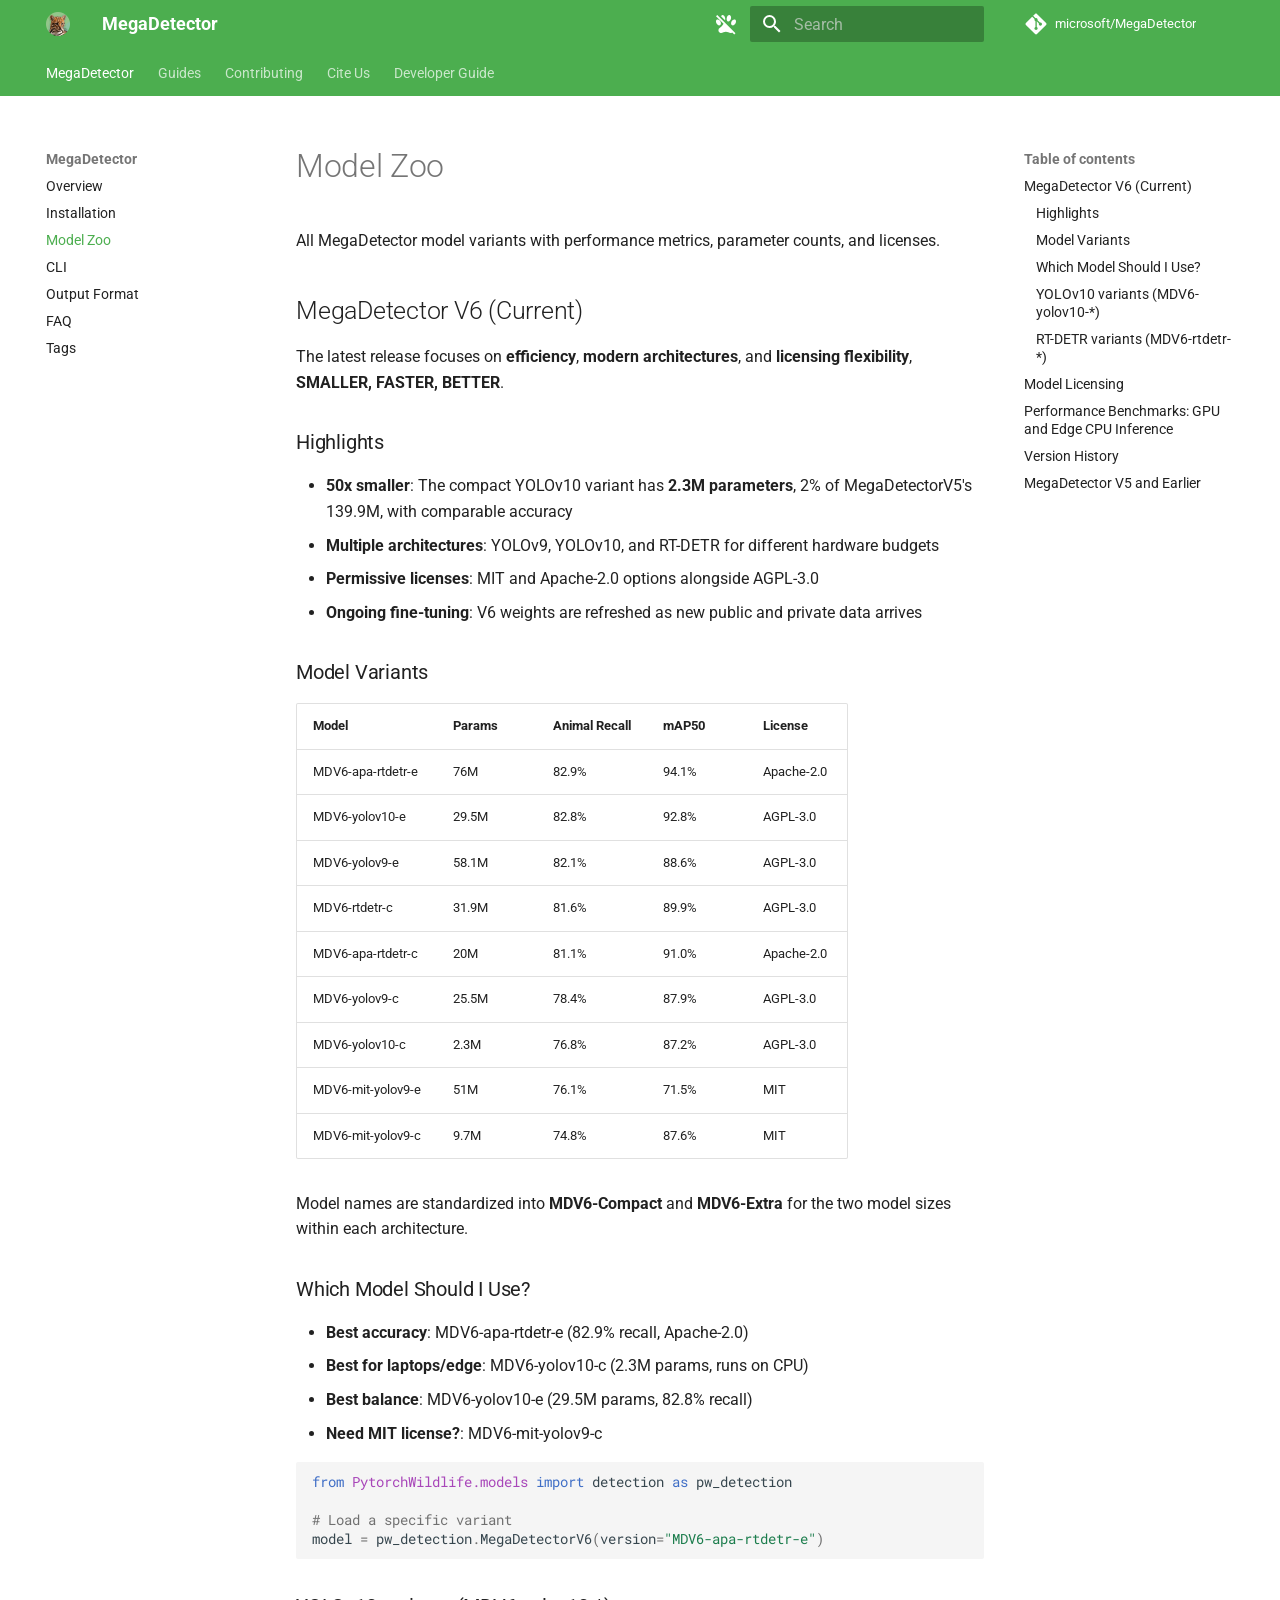
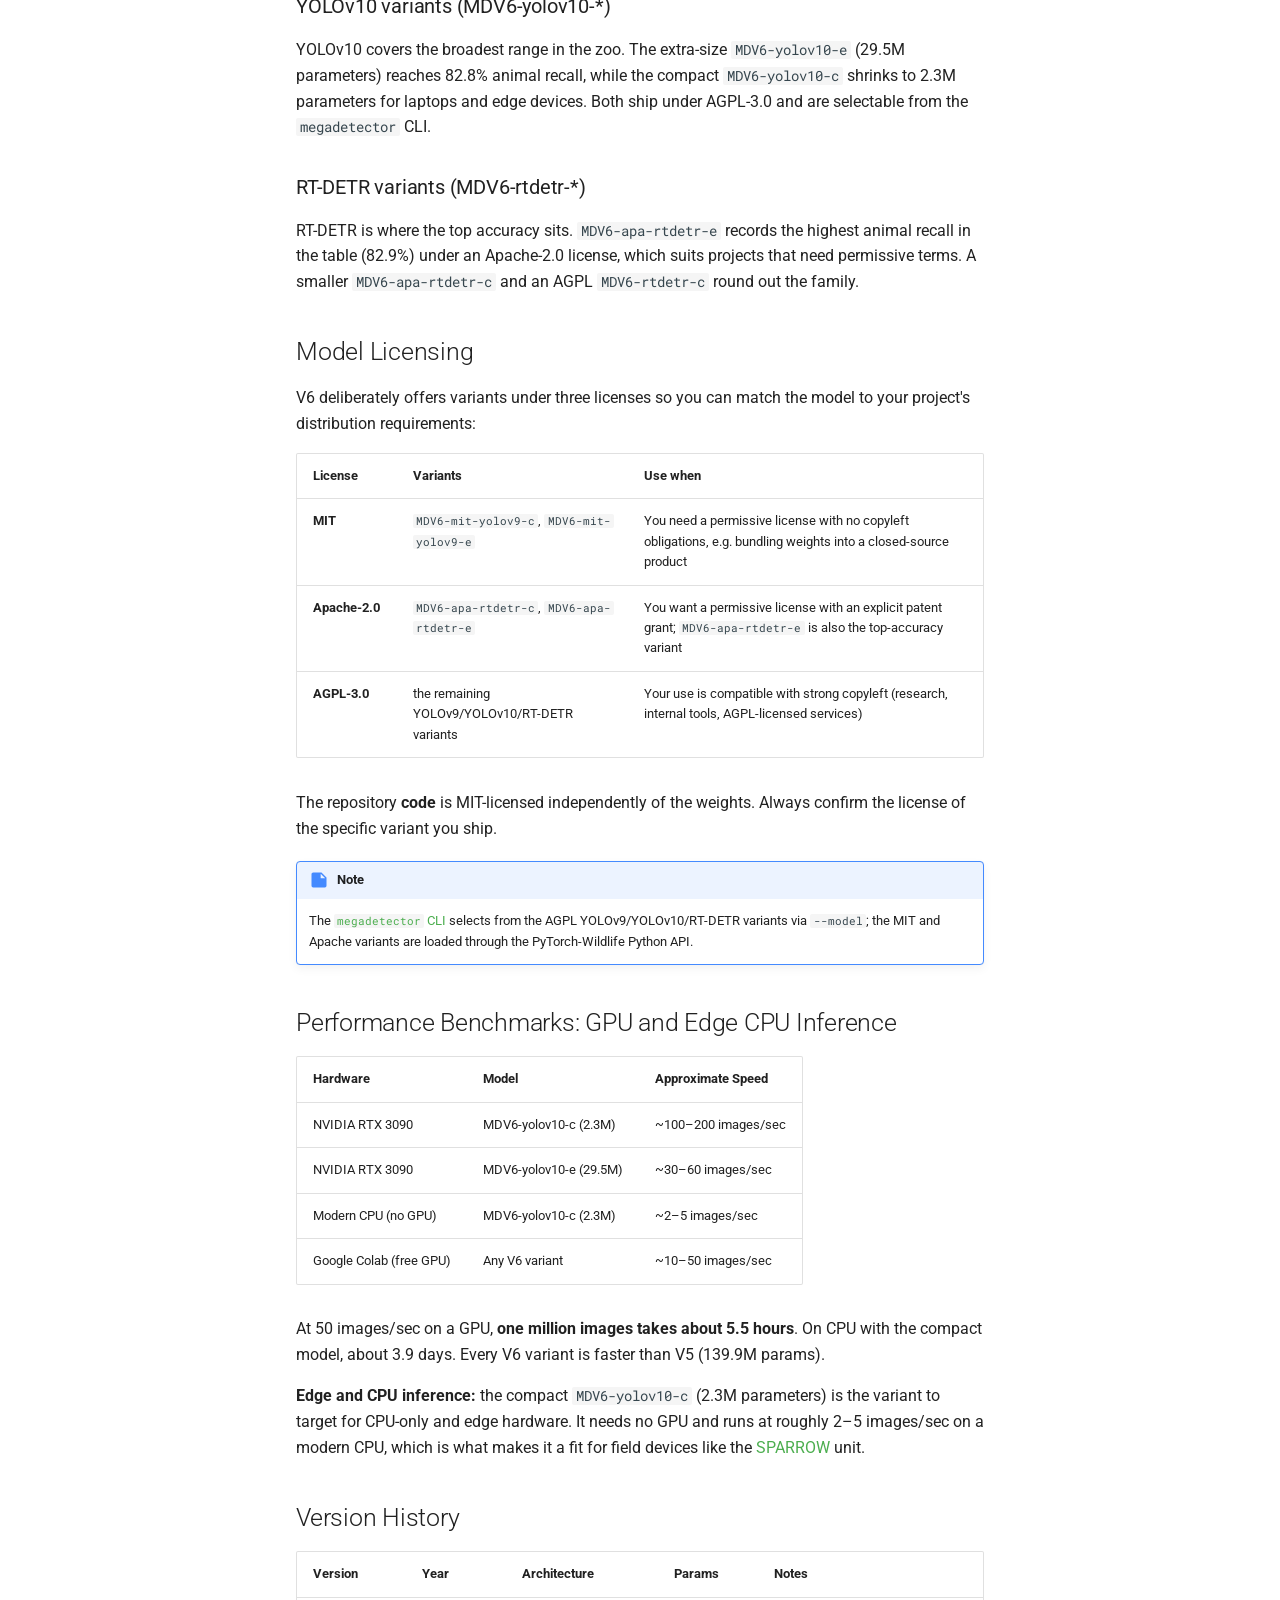
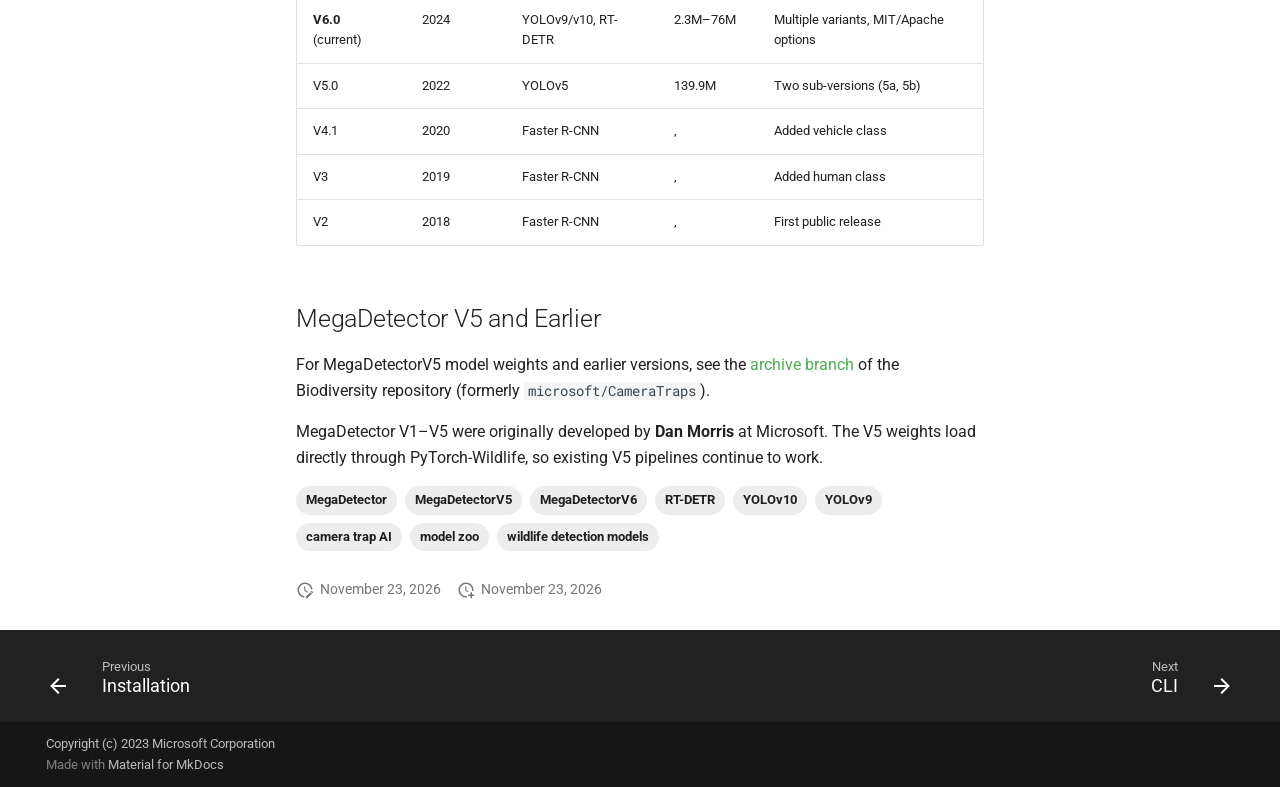
<file: model_zoo/index.html>
<!doctype html>
<html lang="en" class="no-js">
  <head>
    
      <meta charset="utf-8">
      <meta name="viewport" content="width=device-width,initial-scale=1">
      
        <meta name="description" content="MegaDetector model zoo: all MegaDetectorV6 variants with architectures, parameter counts, animal recall, mAP50, and license options for camera traps.">
      
      
      
        <link rel="canonical" href="https://microsoft.github.io/MegaDetector/model_zoo/">
      
      
        <link rel="prev" href="../installation/">
      
      
        <link rel="next" href="../cli/">
      
      
        
      
      
      <link rel="icon" href="../assets/cat.png">
      <meta name="generator" content="mkdocs-1.6.1, mkdocs-material-9.7.7">
    
    
      
        <title>MegaDetector Model Zoo: V6 Variants, Benchmarks, and Licenses - MegaDetector</title>
      
    
    
      <link rel="stylesheet" href="../assets/stylesheets/main.ec1eaa64.min.css">
      
        
        <link rel="stylesheet" href="../assets/stylesheets/palette.ab4e12ef.min.css">
      
      
  
  
    
      
      
    
  
    
      
      
    
  
    
      
      
    
  
    
      
      
    
  
    
      
      
    
  
    
      
      
    
  
    
      
      
    
  
    
      
      
    
  
    
      
      
    
  
    
      
      
    
  
    
      
      
    
  
    
      
      
    
  
  
  <style>:root{--md-admonition-icon--note:url('data:image/svg+xml;charset=utf-8,%3Csvg%20xmlns%3D%22http%3A//www.w3.org/2000/svg%22%20viewBox%3D%220%200%2024%2024%22%3E%3Cpath%20d%3D%22M14%2010V4.5l5.5%205.5M5%203c-1.11%200-2%20.89-2%202v14a2%202%200%200%200%202%202h14a2%202%200%200%200%202-2V9l-6-6z%22/%3E%3C/svg%3E');--md-admonition-icon--abstract:url('data:image/svg+xml;charset=utf-8,%3Csvg%20xmlns%3D%22http%3A//www.w3.org/2000/svg%22%20viewBox%3D%220%200%2024%2024%22%3E%3Cpath%20d%3D%22M12%202a7%207%200%200%200-7%207c0%202.38%201.19%204.47%203%205.74V17a1%201%200%200%200%201%201h6a1%201%200%200%200%201-1v-2.26c1.81-1.27%203-3.36%203-5.74a7%207%200%200%200-7-7M9%2021a1%201%200%200%200%201%201h4a1%201%200%200%200%201-1v-1H9z%22/%3E%3C/svg%3E');--md-admonition-icon--info:url('data:image/svg+xml;charset=utf-8,%3Csvg%20xmlns%3D%22http%3A//www.w3.org/2000/svg%22%20viewBox%3D%220%200%2024%2024%22%3E%3Cpath%20d%3D%22M13%209h-2V7h2m0%2010h-2v-6h2m-1-9A10%2010%200%200%200%202%2012a10%2010%200%200%200%2010%2010%2010%2010%200%200%200%2010-10A10%2010%200%200%200%2012%202%22/%3E%3C/svg%3E');--md-admonition-icon--tip:url('data:image/svg+xml;charset=utf-8,%3Csvg%20xmlns%3D%22http%3A//www.w3.org/2000/svg%22%20viewBox%3D%220%200%2024%2024%22%3E%3Cpath%20d%3D%22M12%206a6%206%200%200%201%206%206c0%202.22-1.21%204.16-3%205.2V19a1%201%200%200%201-1%201h-4a1%201%200%200%201-1-1v-1.8c-1.79-1.04-3-2.98-3-5.2a6%206%200%200%201%206-6m2%2015v1a1%201%200%200%201-1%201h-2a1%201%200%200%201-1-1v-1zm6-10h3v2h-3zM1%2011h3v2H1zM13%201v3h-2V1zM4.92%203.5l2.13%202.14-1.42%201.41L3.5%204.93zm12.03%202.13%202.12-2.13%201.43%201.43-2.13%202.12z%22/%3E%3C/svg%3E');--md-admonition-icon--success:url('data:image/svg+xml;charset=utf-8,%3Csvg%20xmlns%3D%22http%3A//www.w3.org/2000/svg%22%20viewBox%3D%220%200%2024%2024%22%3E%3Cpath%20d%3D%22M12%202C6.5%202%202%206.5%202%2012s4.5%2010%2010%2010%2010-4.5%2010-10S17.5%202%2012%202m-2%2015-5-5%201.41-1.41L10%2014.17l7.59-7.59L19%208z%22/%3E%3C/svg%3E');--md-admonition-icon--question:url('data:image/svg+xml;charset=utf-8,%3Csvg%20xmlns%3D%22http%3A//www.w3.org/2000/svg%22%20viewBox%3D%220%200%2024%2024%22%3E%3Cpath%20d%3D%22m15.07%2011.25-.9.92C13.45%2012.89%2013%2013.5%2013%2015h-2v-.5c0-1.11.45-2.11%201.17-2.83l1.24-1.26c.37-.36.59-.86.59-1.41a2%202%200%200%200-2-2%202%202%200%200%200-2%202H8a4%204%200%200%201%204-4%204%204%200%200%201%204%204%203.2%203.2%200%200%201-.93%202.25M13%2019h-2v-2h2M12%202A10%2010%200%200%200%202%2012a10%2010%200%200%200%2010%2010%2010%2010%200%200%200%2010-10c0-5.53-4.5-10-10-10%22/%3E%3C/svg%3E');--md-admonition-icon--warning:url('data:image/svg+xml;charset=utf-8,%3Csvg%20xmlns%3D%22http%3A//www.w3.org/2000/svg%22%20viewBox%3D%220%200%2024%2024%22%3E%3Cpath%20d%3D%22M13%2014h-2V9h2m0%209h-2v-2h2M1%2021h22L12%202z%22/%3E%3C/svg%3E');--md-admonition-icon--failure:url('data:image/svg+xml;charset=utf-8,%3Csvg%20xmlns%3D%22http%3A//www.w3.org/2000/svg%22%20viewBox%3D%220%200%2024%2024%22%3E%3Cpath%20d%3D%22M13%2013h-2V7h2m0%2010h-2v-2h2M12%202A10%2010%200%200%200%202%2012a10%2010%200%200%200%2010%2010%2010%2010%200%200%200%2010-10A10%2010%200%200%200%2012%202%22/%3E%3C/svg%3E');--md-admonition-icon--danger:url('data:image/svg+xml;charset=utf-8,%3Csvg%20xmlns%3D%22http%3A//www.w3.org/2000/svg%22%20viewBox%3D%220%200%2024%2024%22%3E%3Cpath%20d%3D%22M13%2013h-2V7h2m-2%208h2v2h-2m4.73-14H8.27L3%208.27v7.46L8.27%2021h7.46L21%2015.73V8.27z%22/%3E%3C/svg%3E');--md-admonition-icon--bug:url('data:image/svg+xml;charset=utf-8,%3Csvg%20xmlns%3D%22http%3A//www.w3.org/2000/svg%22%20viewBox%3D%220%200%2024%2024%22%3E%3Cpath%20d%3D%22M14%2012h-4v-2h4m0%206h-4v-2h4m6-6h-2.81a6%206%200%200%200-1.82-1.96L17%204.41%2015.59%203l-2.17%202.17a6%206%200%200%200-2.83%200L8.41%203%207%204.41l1.62%201.63C7.88%206.55%207.26%207.22%206.81%208H4v2h2.09c-.05.33-.09.66-.09%201v1H4v2h2v1c0%20.34.04.67.09%201H4v2h2.81c1.04%201.79%202.97%203%205.19%203s4.15-1.21%205.19-3H20v-2h-2.09c.05-.33.09-.66.09-1v-1h2v-2h-2v-1c0-.34-.04-.67-.09-1H20z%22/%3E%3C/svg%3E');--md-admonition-icon--example:url('data:image/svg+xml;charset=utf-8,%3Csvg%20xmlns%3D%22http%3A//www.w3.org/2000/svg%22%20viewBox%3D%220%200%2024%2024%22%3E%3Cpath%20d%3D%22M7%205h14v2H7zm0%208v-2h14v2zM4%204.5A1.5%201.5%200%200%201%205.5%206%201.5%201.5%200%200%201%204%207.5%201.5%201.5%200%200%201%202.5%206%201.5%201.5%200%200%201%204%204.5m0%206A1.5%201.5%200%200%201%205.5%2012%201.5%201.5%200%200%201%204%2013.5%201.5%201.5%200%200%201%202.5%2012%201.5%201.5%200%200%201%204%2010.5M7%2019v-2h14v2zm-3-2.5A1.5%201.5%200%200%201%205.5%2018%201.5%201.5%200%200%201%204%2019.5%201.5%201.5%200%200%201%202.5%2018%201.5%201.5%200%200%201%204%2016.5%22/%3E%3C/svg%3E');--md-admonition-icon--quote:url('data:image/svg+xml;charset=utf-8,%3Csvg%20xmlns%3D%22http%3A//www.w3.org/2000/svg%22%20viewBox%3D%220%200%2024%2024%22%3E%3Cpath%20d%3D%22m10%207-2%204h3v6H5v-6l2-4zm8%200-2%204h3v6h-6v-6l2-4z%22/%3E%3C/svg%3E');}</style>



  
  
    
      
      
      
    
  
    
      
      
        
      
      
    
  
    
      
      
        
      
      
    
  
    
      
      
        
      
      
    
  
  
  <style>:root{.md-tag{--md-tag-icon:url('data:image/svg+xml;charset=utf-8,%3Csvg%20xmlns%3D%22http%3A//www.w3.org/2000/svg%22%20viewBox%3D%220%200%2024%2024%22%3E%3Cpath%20d%3D%22M5.5%207A1.5%201.5%200%200%201%204%205.5%201.5%201.5%200%200%201%205.5%204%201.5%201.5%200%200%201%207%205.5%201.5%201.5%200%200%201%205.5%207m15.91%204.58-9-9C12.05%202.22%2011.55%202%2011%202H4c-1.11%200-2%20.89-2%202v7c0%20.55.22%201.05.59%201.41l8.99%209c.37.36.87.59%201.42.59s1.05-.23%201.41-.59l7-7c.37-.36.59-.86.59-1.41%200-.56-.23-1.06-.59-1.42%22/%3E%3C/svg%3E');}.md-tag.md-tag--info{--md-tag-icon:url('data:image/svg+xml;charset=utf-8,%3Csvg%20xmlns%3D%22http%3A//www.w3.org/2000/svg%22%20viewBox%3D%220%200%2024%2024%22%3E%3Cpath%20d%3D%22M13%209h-2V7h2m0%2010h-2v-6h2m-1-9A10%2010%200%200%200%202%2012a10%2010%200%200%200%2010%2010%2010%2010%200%200%200%2010-10A10%2010%200%200%200%2012%202%22/%3E%3C/svg%3E');}.md-tag.md-tag--warning{--md-tag-icon:url('data:image/svg+xml;charset=utf-8,%3Csvg%20xmlns%3D%22http%3A//www.w3.org/2000/svg%22%20viewBox%3D%220%200%2024%2024%22%3E%3Cpath%20d%3D%22M13%2014h-2V9h2m0%209h-2v-2h2M1%2021h22L12%202z%22/%3E%3C/svg%3E');}.md-tag.md-tag--danger{--md-tag-icon:url('data:image/svg+xml;charset=utf-8,%3Csvg%20xmlns%3D%22http%3A//www.w3.org/2000/svg%22%20viewBox%3D%220%200%2024%2024%22%3E%3Cpath%20d%3D%22M13%2013h-2V7h2m-2%208h2v2h-2m4.73-14H8.27L3%208.27v7.46L8.27%2021h7.46L21%2015.73V8.27z%22/%3E%3C/svg%3E');}}</style>

    
    
      
    
    
      
        
        
        <link rel="preconnect" href="https://fonts.gstatic.com" crossorigin>
        <link rel="stylesheet" href="https://fonts.googleapis.com/css?family=Roboto:300,300i,400,400i,700,700i%7CRoboto+Mono:400,400i,700,700i&display=fallback">
        <style>:root{--md-text-font:"Roboto";--md-code-font:"Roboto Mono"}</style>
      
    
    
    <script>__md_scope=new URL("..",location),__md_hash=e=>[...e].reduce(((e,_)=>(e<<5)-e+_.charCodeAt(0)),0),__md_get=(e,_=localStorage,t=__md_scope)=>JSON.parse(_.getItem(t.pathname+"."+e)),__md_set=(e,_,t=localStorage,a=__md_scope)=>{try{t.setItem(a.pathname+"."+e,JSON.stringify(_))}catch(e){}}</script>
    
      

    
    
  <meta property="og:type" content="website">
  <meta property="og:site_name" content="MegaDetector">
  <meta property="og:title" content="MegaDetector Model Zoo: V6 Variants, Benchmarks, and Licenses">
  <meta property="og:description" content="MegaDetector model zoo: all MegaDetectorV6 variants with architectures, parameter counts, animal recall, mAP50, and license options for camera traps.">
  <meta property="og:url" content="https://microsoft.github.io/MegaDetector/model_zoo/">
  <meta property="og:image" content="https://microsoft.github.io/MegaDetector/assets/megadetector-banner.png">
  <meta property="og:image:alt" content="MegaDetector: open-source camera-trap AI from the Microsoft AI for Good Lab">
  <meta name="twitter:card" content="summary_large_image">
  <meta name="twitter:title" content="MegaDetector Model Zoo: V6 Variants, Benchmarks, and Licenses">
  <meta name="twitter:description" content="MegaDetector model zoo: all MegaDetectorV6 variants with architectures, parameter counts, animal recall, mAP50, and license options for camera traps.">
  <meta name="twitter:image" content="https://microsoft.github.io/MegaDetector/assets/megadetector-banner.png">
  <meta name="twitter:image:alt" content="MegaDetector: open-source camera-trap AI from the Microsoft AI for Good Lab"><script type="application/ld+json">{"@context": "https://schema.org", "@type": "BreadcrumbList", "itemListElement": [{"@type": "ListItem", "item": "https://microsoft.github.io/MegaDetector/", "name": "MegaDetector", "position": 1}, {"@type": "ListItem", "item": "https://microsoft.github.io/MegaDetector/model_zoo/", "name": "Model Zoo", "position": 2}]}</script>

  </head>
  
  
    
    
      
    
    
    
    
    <body dir="ltr" data-md-color-scheme="default" data-md-color-primary="green" data-md-color-accent="deep-orange">
  
    
    <input class="md-toggle" data-md-toggle="drawer" type="checkbox" id="__drawer" autocomplete="off">
    <input class="md-toggle" data-md-toggle="search" type="checkbox" id="__search" autocomplete="off">
    <label class="md-overlay" for="__drawer"></label>
    <div data-md-component="skip">
      
        
        <a href="#model-zoo" class="md-skip">
          Skip to content
        </a>
      
    </div>
    <div data-md-component="announce">
      
    </div>
    
    
      

<header class="md-header" data-md-component="header">
  <nav class="md-header__inner md-grid" aria-label="Header">
    <a href=".." title="MegaDetector" class="md-header__button md-logo" aria-label="MegaDetector" data-md-component="logo">
      
  <img src="../assets/cat.png" alt="logo">

    </a>
    <label class="md-header__button md-icon" for="__drawer">
      
      <svg xmlns="http://www.w3.org/2000/svg" viewBox="0 0 24 24"><path d="M3 6h18v2H3zm0 5h18v2H3zm0 5h18v2H3z"/></svg>
    </label>
    <div class="md-header__title" data-md-component="header-title">
      <div class="md-header__ellipsis">
        <div class="md-header__topic">
          <span class="md-ellipsis">
            MegaDetector
          </span>
        </div>
        <div class="md-header__topic" data-md-component="header-topic">
          <span class="md-ellipsis">
            
              MegaDetector Model Zoo: V6 Variants, Benchmarks, and Licenses
            
          </span>
        </div>
      </div>
    </div>
    
      
        <form class="md-header__option" data-md-component="palette">
  
    
    
    
    <input class="md-option" data-md-color-media="(prefers-color-scheme: light)" data-md-color-scheme="default" data-md-color-primary="green" data-md-color-accent="deep-orange"  aria-label="Switch to dark mode"  type="radio" name="__palette" id="__palette_0">
    
      <label class="md-header__button md-icon" title="Switch to dark mode" for="__palette_1" hidden>
        <svg xmlns="http://www.w3.org/2000/svg" viewBox="0 0 24 24"><path d="M2 4.27 3.28 3 21.5 21.22l-1.27 1.28-2-2c-.14.1-.29.18-.44.25-1.79.82-3.91-.88-5.9-.88s-4.13 1.77-5.89.88c-1-.49-1.69-1.79-1.56-2.87.18-1.49 1.97-2.29 3.03-3.38.74-.73 1.37-1.81 2.08-2.68zM8.35 3c1.18-.17 2.43 1.12 2.79 2.9.18.85.12 1.66-.14 2.29L7.03 4.2c.26-.65.72-1.1 1.32-1.2m7.15 0c1.19.19 1.85 1.77 1.5 3.54-.38 1.78-1.63 3.07-2.81 2.89-1.19-.18-1.84-1.76-1.47-3.53.36-1.78 1.61-3.07 2.78-2.9M3 7.6c1.14-.49 2.69.4 3.5 1.95.76 1.58.5 3.24-.63 3.73s-2.67-.39-3.46-1.96S1.9 8.08 3 7.6m18 0c1.1.48 1.38 2.15.59 3.72s-2.33 2.45-3.46 1.96-1.39-2.15-.63-3.73C18.31 8 19.86 7.11 21 7.6"/></svg>
      </label>
    
  
    
    
    
    <input class="md-option" data-md-color-media="(prefers-color-scheme: dark)" data-md-color-scheme="slate" data-md-color-primary="teal" data-md-color-accent="deep-orange"  aria-label="Switch to light mode"  type="radio" name="__palette" id="__palette_1">
    
      <label class="md-header__button md-icon" title="Switch to light mode" for="__palette_0" hidden>
        <svg xmlns="http://www.w3.org/2000/svg" viewBox="0 0 24 24"><path d="M8.35 3c1.18-.17 2.43 1.12 2.79 2.9.36 1.77-.29 3.35-1.47 3.53-1.17.18-2.43-1.11-2.8-2.89-.37-1.77.3-3.35 1.48-3.54m7.15 0c1.19.19 1.85 1.77 1.5 3.54-.38 1.78-1.63 3.07-2.81 2.89-1.19-.18-1.84-1.76-1.47-3.53.36-1.78 1.61-3.07 2.78-2.9M3 7.6c1.14-.49 2.69.4 3.5 1.95.76 1.58.5 3.24-.63 3.73s-2.67-.39-3.46-1.96S1.9 8.08 3 7.6m18 0c1.1.48 1.38 2.15.59 3.72s-2.33 2.45-3.46 1.96-1.39-2.15-.63-3.73C18.31 8 19.86 7.11 21 7.6m-1.67 10.78c.04.94-.68 1.98-1.54 2.37-1.79.82-3.91-.88-5.9-.88s-4.13 1.77-5.89.88c-1-.49-1.69-1.79-1.56-2.87.18-1.49 1.97-2.29 3.03-3.38 1.41-1.41 2.41-4.06 4.42-4.06 2 0 3.06 2.61 4.41 4.06 1.11 1.22 2.96 2.25 3.03 3.88"/></svg>
      </label>
    
  
</form>
      
    
    
      <script>var palette=__md_get("__palette");if(palette&&palette.color){if("(prefers-color-scheme)"===palette.color.media){var media=matchMedia("(prefers-color-scheme: light)"),input=document.querySelector(media.matches?"[data-md-color-media='(prefers-color-scheme: light)']":"[data-md-color-media='(prefers-color-scheme: dark)']");palette.color.media=input.getAttribute("data-md-color-media"),palette.color.scheme=input.getAttribute("data-md-color-scheme"),palette.color.primary=input.getAttribute("data-md-color-primary"),palette.color.accent=input.getAttribute("data-md-color-accent")}for(var[key,value]of Object.entries(palette.color))document.body.setAttribute("data-md-color-"+key,value)}</script>
    
    
    
      
      
        <label class="md-header__button md-icon" for="__search">
          
          <svg xmlns="http://www.w3.org/2000/svg" viewBox="0 0 24 24"><path d="M9.5 3A6.5 6.5 0 0 1 16 9.5c0 1.61-.59 3.09-1.56 4.23l.27.27h.79l5 5-1.5 1.5-5-5v-.79l-.27-.27A6.52 6.52 0 0 1 9.5 16 6.5 6.5 0 0 1 3 9.5 6.5 6.5 0 0 1 9.5 3m0 2C7 5 5 7 5 9.5S7 14 9.5 14 14 12 14 9.5 12 5 9.5 5"/></svg>
        </label>
        <div class="md-search" data-md-component="search" role="dialog">
  <label class="md-search__overlay" for="__search"></label>
  <div class="md-search__inner" role="search">
    <form class="md-search__form" name="search">
      <input type="text" class="md-search__input" name="query" aria-label="Search" placeholder="Search" autocapitalize="off" autocorrect="off" autocomplete="off" spellcheck="false" data-md-component="search-query" required>
      <label class="md-search__icon md-icon" for="__search">
        
        <svg xmlns="http://www.w3.org/2000/svg" viewBox="0 0 24 24"><path d="M9.5 3A6.5 6.5 0 0 1 16 9.5c0 1.61-.59 3.09-1.56 4.23l.27.27h.79l5 5-1.5 1.5-5-5v-.79l-.27-.27A6.52 6.52 0 0 1 9.5 16 6.5 6.5 0 0 1 3 9.5 6.5 6.5 0 0 1 9.5 3m0 2C7 5 5 7 5 9.5S7 14 9.5 14 14 12 14 9.5 12 5 9.5 5"/></svg>
        
        <svg xmlns="http://www.w3.org/2000/svg" viewBox="0 0 24 24"><path d="M20 11v2H8l5.5 5.5-1.42 1.42L4.16 12l7.92-7.92L13.5 5.5 8 11z"/></svg>
      </label>
      <nav class="md-search__options" aria-label="Search">
        
          <a href="javascript:void(0)" class="md-search__icon md-icon" title="Share" aria-label="Share" data-clipboard data-clipboard-text="" data-md-component="search-share" tabindex="-1">
            
            <svg xmlns="http://www.w3.org/2000/svg" viewBox="0 0 24 24"><path d="M18 16.08c-.76 0-1.44.3-1.96.77L8.91 12.7c.05-.23.09-.46.09-.7s-.04-.47-.09-.7l7.05-4.11c.54.5 1.25.81 2.04.81a3 3 0 0 0 3-3 3 3 0 0 0-3-3 3 3 0 0 0-3 3c0 .24.04.47.09.7L8.04 9.81C7.5 9.31 6.79 9 6 9a3 3 0 0 0-3 3 3 3 0 0 0 3 3c.79 0 1.5-.31 2.04-.81l7.12 4.15c-.05.21-.08.43-.08.66 0 1.61 1.31 2.91 2.92 2.91s2.92-1.3 2.92-2.91A2.92 2.92 0 0 0 18 16.08"/></svg>
          </a>
        
        <button type="reset" class="md-search__icon md-icon" title="Clear" aria-label="Clear" tabindex="-1">
          
          <svg xmlns="http://www.w3.org/2000/svg" viewBox="0 0 24 24"><path d="M19 6.41 17.59 5 12 10.59 6.41 5 5 6.41 10.59 12 5 17.59 6.41 19 12 13.41 17.59 19 19 17.59 13.41 12z"/></svg>
        </button>
      </nav>
      
        <div class="md-search__suggest" data-md-component="search-suggest"></div>
      
    </form>
    <div class="md-search__output">
      <div class="md-search__scrollwrap" tabindex="0" data-md-scrollfix>
        <div class="md-search-result" data-md-component="search-result">
          <div class="md-search-result__meta">
            Initializing search
          </div>
          <ol class="md-search-result__list" role="presentation"></ol>
        </div>
      </div>
    </div>
  </div>
</div>
      
    
    
      <div class="md-header__source">
        <a href="https://github.com/microsoft/MegaDetector" title="Go to repository" class="md-source" data-md-component="source">
  <div class="md-source__icon md-icon">
    
    <svg xmlns="http://www.w3.org/2000/svg" viewBox="0 0 448 512"><!--! Font Awesome Free 7.1.0 by @fontawesome - https://fontawesome.com License - https://fontawesome.com/license/free (Icons: CC BY 4.0, Fonts: SIL OFL 1.1, Code: MIT License) Copyright 2025 Fonticons, Inc.--><path d="M439.6 236.1 244 40.5c-5.4-5.5-12.8-8.5-20.4-8.5s-15 3-20.4 8.4L162.5 81l51.5 51.5c27.1-9.1 52.7 16.8 43.4 43.7l49.7 49.7c34.2-11.8 61.2 31 35.5 56.7-26.5 26.5-70.2-2.9-56-37.3L240.3 199v121.9c25.3 12.5 22.3 41.8 9.1 55-6.4 6.4-15.2 10.1-24.3 10.1s-17.8-3.6-24.3-10.1c-17.6-17.6-11.1-46.9 11.2-56v-123c-20.8-8.5-24.6-30.7-18.6-45L142.6 101 8.5 235.1C3 240.6 0 247.9 0 255.5s3 15 8.5 20.4l195.6 195.7c5.4 5.4 12.7 8.4 20.4 8.4s15-3 20.4-8.4l194.7-194.7c5.4-5.4 8.4-12.8 8.4-20.4s-3-15-8.4-20.4"/></svg>
  </div>
  <div class="md-source__repository">
    microsoft/MegaDetector
  </div>
</a>
      </div>
    
  </nav>
  
</header>
    
    <div class="md-container" data-md-component="container">
      
      
        
          
            
<nav class="md-tabs" aria-label="Tabs" data-md-component="tabs">
  <div class="md-grid">
    <ul class="md-tabs__list">
      
        
  
  
  
    
  
  
    
    
      <li class="md-tabs__item md-tabs__item--active">
        <a href=".." class="md-tabs__link">
          
  
  
  MegaDetector

        </a>
      </li>
    
  

      
        
  
  
  
  
    
    
      <li class="md-tabs__item">
        <a href="../camera-trap-ai/" class="md-tabs__link">
          
  
  
  Guides

        </a>
      </li>
    
  

      
        
  
  
  
  
    <li class="md-tabs__item">
      <a href="../contributing/" class="md-tabs__link">
        
  
  
    
  
  Contributing

      </a>
    </li>
  

      
        
  
  
  
  
    <li class="md-tabs__item">
      <a href="../cite/" class="md-tabs__link">
        
  
  
    
  
  Cite Us

      </a>
    </li>
  

      
        
  
  
  
  
    
    
      <li class="md-tabs__item">
        <a href="../build_mkdocs/" class="md-tabs__link">
          
  
  
  Developer Guide

        </a>
      </li>
    
  

      
    </ul>
  </div>
</nav>
          
        
      
      <main class="md-main" data-md-component="main">
        <div class="md-main__inner md-grid">
          
            
              
              <div class="md-sidebar md-sidebar--primary" data-md-component="sidebar" data-md-type="navigation" >
                <div class="md-sidebar__scrollwrap">
                  <div class="md-sidebar__inner">
                    


  


<nav class="md-nav md-nav--primary md-nav--lifted" aria-label="Navigation" data-md-level="0">
  <label class="md-nav__title" for="__drawer">
    <a href=".." title="MegaDetector" class="md-nav__button md-logo" aria-label="MegaDetector" data-md-component="logo">
      
  <img src="../assets/cat.png" alt="logo">

    </a>
    MegaDetector
  </label>
  
    <div class="md-nav__source">
      <a href="https://github.com/microsoft/MegaDetector" title="Go to repository" class="md-source" data-md-component="source">
  <div class="md-source__icon md-icon">
    
    <svg xmlns="http://www.w3.org/2000/svg" viewBox="0 0 448 512"><!--! Font Awesome Free 7.1.0 by @fontawesome - https://fontawesome.com License - https://fontawesome.com/license/free (Icons: CC BY 4.0, Fonts: SIL OFL 1.1, Code: MIT License) Copyright 2025 Fonticons, Inc.--><path d="M439.6 236.1 244 40.5c-5.4-5.5-12.8-8.5-20.4-8.5s-15 3-20.4 8.4L162.5 81l51.5 51.5c27.1-9.1 52.7 16.8 43.4 43.7l49.7 49.7c34.2-11.8 61.2 31 35.5 56.7-26.5 26.5-70.2-2.9-56-37.3L240.3 199v121.9c25.3 12.5 22.3 41.8 9.1 55-6.4 6.4-15.2 10.1-24.3 10.1s-17.8-3.6-24.3-10.1c-17.6-17.6-11.1-46.9 11.2-56v-123c-20.8-8.5-24.6-30.7-18.6-45L142.6 101 8.5 235.1C3 240.6 0 247.9 0 255.5s3 15 8.5 20.4l195.6 195.7c5.4 5.4 12.7 8.4 20.4 8.4s15-3 20.4-8.4l194.7-194.7c5.4-5.4 8.4-12.8 8.4-20.4s-3-15-8.4-20.4"/></svg>
  </div>
  <div class="md-source__repository">
    microsoft/MegaDetector
  </div>
</a>
    </div>
  
  <ul class="md-nav__list" data-md-scrollfix>
    
      
      
  
  
    
  
  
  
    
    
    
    
      
        
        
      
      
        
      
    
    
    <li class="md-nav__item md-nav__item--active md-nav__item--section md-nav__item--nested">
      
        
        
        <input class="md-nav__toggle md-toggle " type="checkbox" id="__nav_1" checked>
        
          
          <label class="md-nav__link" for="__nav_1" id="__nav_1_label" tabindex="">
            
  
  
  <span class="md-ellipsis">
    
  
    MegaDetector
  

    
  </span>
  
  

            <span class="md-nav__icon md-icon"></span>
          </label>
        
        <nav class="md-nav" data-md-level="1" aria-labelledby="__nav_1_label" aria-expanded="true">
          <label class="md-nav__title" for="__nav_1">
            <span class="md-nav__icon md-icon"></span>
            
  
    MegaDetector
  

          </label>
          <ul class="md-nav__list" data-md-scrollfix>
            
              
                
  
  
  
  
    <li class="md-nav__item">
      <a href=".." class="md-nav__link">
        
  
  
  <span class="md-ellipsis">
    
  
    Overview
  

    
  </span>
  
  

      </a>
    </li>
  

              
            
              
                
  
  
  
  
    <li class="md-nav__item">
      <a href="../installation/" class="md-nav__link">
        
  
  
  <span class="md-ellipsis">
    
  
    Installation
  

    
  </span>
  
  

      </a>
    </li>
  

              
            
              
                
  
  
    
  
  
  
    <li class="md-nav__item md-nav__item--active">
      
      <input class="md-nav__toggle md-toggle" type="checkbox" id="__toc">
      
      
        
      
      
        <label class="md-nav__link md-nav__link--active" for="__toc">
          
  
  
  <span class="md-ellipsis">
    
  
    Model Zoo
  

    
  </span>
  
  

          <span class="md-nav__icon md-icon"></span>
        </label>
      
      <a href="./" class="md-nav__link md-nav__link--active">
        
  
  
  <span class="md-ellipsis">
    
  
    Model Zoo
  

    
  </span>
  
  

      </a>
      
        

<nav class="md-nav md-nav--secondary" aria-label="Table of contents">
  
  
  
    
  
  
    <label class="md-nav__title" for="__toc">
      <span class="md-nav__icon md-icon"></span>
      Table of contents
    </label>
    <ul class="md-nav__list" data-md-component="toc" data-md-scrollfix>
      
        <li class="md-nav__item">
  <a href="#megadetector-v6-current" class="md-nav__link">
    <span class="md-ellipsis">
      
        MegaDetector V6 (Current)
      
    </span>
  </a>
  
    <nav class="md-nav" aria-label="MegaDetector V6 (Current)">
      <ul class="md-nav__list">
        
          <li class="md-nav__item">
  <a href="#highlights" class="md-nav__link">
    <span class="md-ellipsis">
      
        Highlights
      
    </span>
  </a>
  
</li>
        
          <li class="md-nav__item">
  <a href="#model-variants" class="md-nav__link">
    <span class="md-ellipsis">
      
        Model Variants
      
    </span>
  </a>
  
</li>
        
          <li class="md-nav__item">
  <a href="#which-model-should-i-use" class="md-nav__link">
    <span class="md-ellipsis">
      
        Which Model Should I Use?
      
    </span>
  </a>
  
</li>
        
          <li class="md-nav__item">
  <a href="#yolov10-variants-mdv6-yolov10-" class="md-nav__link">
    <span class="md-ellipsis">
      
        YOLOv10 variants (MDV6-yolov10-*)
      
    </span>
  </a>
  
</li>
        
          <li class="md-nav__item">
  <a href="#rt-detr-variants-mdv6-rtdetr-" class="md-nav__link">
    <span class="md-ellipsis">
      
        RT-DETR variants (MDV6-rtdetr-*)
      
    </span>
  </a>
  
</li>
        
      </ul>
    </nav>
  
</li>
      
        <li class="md-nav__item">
  <a href="#model-licensing" class="md-nav__link">
    <span class="md-ellipsis">
      
        Model Licensing
      
    </span>
  </a>
  
</li>
      
        <li class="md-nav__item">
  <a href="#performance-benchmarks-gpu-and-edge-cpu-inference" class="md-nav__link">
    <span class="md-ellipsis">
      
        Performance Benchmarks: GPU and Edge CPU Inference
      
    </span>
  </a>
  
</li>
      
        <li class="md-nav__item">
  <a href="#version-history" class="md-nav__link">
    <span class="md-ellipsis">
      
        Version History
      
    </span>
  </a>
  
</li>
      
        <li class="md-nav__item">
  <a href="#megadetector-v5-and-earlier" class="md-nav__link">
    <span class="md-ellipsis">
      
        MegaDetector V5 and Earlier
      
    </span>
  </a>
  
</li>
      
    </ul>
  
</nav>
      
    </li>
  

              
            
              
                
  
  
  
  
    <li class="md-nav__item">
      <a href="../cli/" class="md-nav__link">
        
  
  
  <span class="md-ellipsis">
    
  
    CLI
  

    
  </span>
  
  

      </a>
    </li>
  

              
            
              
                
  
  
  
  
    <li class="md-nav__item">
      <a href="../output_format/" class="md-nav__link">
        
  
  
  <span class="md-ellipsis">
    
  
    Output Format
  

    
  </span>
  
  

      </a>
    </li>
  

              
            
              
                
  
  
  
  
    <li class="md-nav__item">
      <a href="../faq/" class="md-nav__link">
        
  
  
  <span class="md-ellipsis">
    
  
    FAQ
  

    
  </span>
  
  

      </a>
    </li>
  

              
            
              
                
  
  
  
  
    <li class="md-nav__item">
      <a href="../tags/" class="md-nav__link">
        
  
  
  <span class="md-ellipsis">
    
  
    Tags
  

    
  </span>
  
  

      </a>
    </li>
  

              
            
          </ul>
        </nav>
      
    </li>
  

    
      
      
  
  
  
  
    
    
    
    
      
      
        
      
    
    
    <li class="md-nav__item md-nav__item--nested">
      
        
        
        <input class="md-nav__toggle md-toggle " type="checkbox" id="__nav_2" >
        
          
          <label class="md-nav__link" for="__nav_2" id="__nav_2_label" tabindex="0">
            
  
  
  <span class="md-ellipsis">
    
  
    Guides
  

    
  </span>
  
  

            <span class="md-nav__icon md-icon"></span>
          </label>
        
        <nav class="md-nav" data-md-level="1" aria-labelledby="__nav_2_label" aria-expanded="false">
          <label class="md-nav__title" for="__nav_2">
            <span class="md-nav__icon md-icon"></span>
            
  
    Guides
  

          </label>
          <ul class="md-nav__list" data-md-scrollfix>
            
              
                
  
  
  
  
    <li class="md-nav__item">
      <a href="../camera-trap-ai/" class="md-nav__link">
        
  
  
  <span class="md-ellipsis">
    
  
    Camera-Trap AI
  

    
  </span>
  
  

      </a>
    </li>
  

              
            
              
                
  
  
  
  
    <li class="md-nav__item">
      <a href="../camera-trap-software/" class="md-nav__link">
        
  
  
  <span class="md-ellipsis">
    
  
    Camera-Trap Software
  

    
  </span>
  
  

      </a>
    </li>
  

              
            
              
                
  
  
  
  
    <li class="md-nav__item">
      <a href="../training_guide/" class="md-nav__link">
        
  
  
  <span class="md-ellipsis">
    
  
    Training Guide
  

    
  </span>
  
  

      </a>
    </li>
  

              
            
          </ul>
        </nav>
      
    </li>
  

    
      
      
  
  
  
  
    <li class="md-nav__item">
      <a href="../contributing/" class="md-nav__link">
        
  
  
  <span class="md-ellipsis">
    
  
    Contributing
  

    
  </span>
  
  

      </a>
    </li>
  

    
      
      
  
  
  
  
    <li class="md-nav__item">
      <a href="../cite/" class="md-nav__link">
        
  
  
  <span class="md-ellipsis">
    
  
    Cite Us
  

    
  </span>
  
  

      </a>
    </li>
  

    
      
      
  
  
  
  
    
    
    
    
      
      
        
      
    
    
    <li class="md-nav__item md-nav__item--nested">
      
        
        
        <input class="md-nav__toggle md-toggle " type="checkbox" id="__nav_5" >
        
          
          <label class="md-nav__link" for="__nav_5" id="__nav_5_label" tabindex="0">
            
  
  
  <span class="md-ellipsis">
    
  
    Developer Guide
  

    
  </span>
  
  

            <span class="md-nav__icon md-icon"></span>
          </label>
        
        <nav class="md-nav" data-md-level="1" aria-labelledby="__nav_5_label" aria-expanded="false">
          <label class="md-nav__title" for="__nav_5">
            <span class="md-nav__icon md-icon"></span>
            
  
    Developer Guide
  

          </label>
          <ul class="md-nav__list" data-md-scrollfix>
            
              
                
  
  
  
  
    <li class="md-nav__item">
      <a href="../build_mkdocs/" class="md-nav__link">
        
  
  
  <span class="md-ellipsis">
    
  
    Build the Docs
  

    
  </span>
  
  

      </a>
    </li>
  

              
            
              
                
  
  
  
  
    <li class="md-nav__item">
      <a href="../architecture/" class="md-nav__link">
        
  
  
  <span class="md-ellipsis">
    
  
    Repository Architecture
  

    
  </span>
  
  

      </a>
    </li>
  

              
            
          </ul>
        </nav>
      
    </li>
  

    
  </ul>
</nav>
                  </div>
                </div>
              </div>
            
            
              
              <div class="md-sidebar md-sidebar--secondary" data-md-component="sidebar" data-md-type="toc" >
                <div class="md-sidebar__scrollwrap">
                  <div class="md-sidebar__inner">
                    

<nav class="md-nav md-nav--secondary" aria-label="Table of contents">
  
  
  
    
  
  
    <label class="md-nav__title" for="__toc">
      <span class="md-nav__icon md-icon"></span>
      Table of contents
    </label>
    <ul class="md-nav__list" data-md-component="toc" data-md-scrollfix>
      
        <li class="md-nav__item">
  <a href="#megadetector-v6-current" class="md-nav__link">
    <span class="md-ellipsis">
      
        MegaDetector V6 (Current)
      
    </span>
  </a>
  
    <nav class="md-nav" aria-label="MegaDetector V6 (Current)">
      <ul class="md-nav__list">
        
          <li class="md-nav__item">
  <a href="#highlights" class="md-nav__link">
    <span class="md-ellipsis">
      
        Highlights
      
    </span>
  </a>
  
</li>
        
          <li class="md-nav__item">
  <a href="#model-variants" class="md-nav__link">
    <span class="md-ellipsis">
      
        Model Variants
      
    </span>
  </a>
  
</li>
        
          <li class="md-nav__item">
  <a href="#which-model-should-i-use" class="md-nav__link">
    <span class="md-ellipsis">
      
        Which Model Should I Use?
      
    </span>
  </a>
  
</li>
        
          <li class="md-nav__item">
  <a href="#yolov10-variants-mdv6-yolov10-" class="md-nav__link">
    <span class="md-ellipsis">
      
        YOLOv10 variants (MDV6-yolov10-*)
      
    </span>
  </a>
  
</li>
        
          <li class="md-nav__item">
  <a href="#rt-detr-variants-mdv6-rtdetr-" class="md-nav__link">
    <span class="md-ellipsis">
      
        RT-DETR variants (MDV6-rtdetr-*)
      
    </span>
  </a>
  
</li>
        
      </ul>
    </nav>
  
</li>
      
        <li class="md-nav__item">
  <a href="#model-licensing" class="md-nav__link">
    <span class="md-ellipsis">
      
        Model Licensing
      
    </span>
  </a>
  
</li>
      
        <li class="md-nav__item">
  <a href="#performance-benchmarks-gpu-and-edge-cpu-inference" class="md-nav__link">
    <span class="md-ellipsis">
      
        Performance Benchmarks: GPU and Edge CPU Inference
      
    </span>
  </a>
  
</li>
      
        <li class="md-nav__item">
  <a href="#version-history" class="md-nav__link">
    <span class="md-ellipsis">
      
        Version History
      
    </span>
  </a>
  
</li>
      
        <li class="md-nav__item">
  <a href="#megadetector-v5-and-earlier" class="md-nav__link">
    <span class="md-ellipsis">
      
        MegaDetector V5 and Earlier
      
    </span>
  </a>
  
</li>
      
    </ul>
  
</nav>
                  </div>
                </div>
              </div>
            
          
          
            <div class="md-content" data-md-component="content">
              
                




              
              <article class="md-content__inner md-typeset">
                
                  
  
  


<h1 id="model-zoo">Model Zoo<a class="headerlink" href="#model-zoo" title="Permanent link">&para;</a></h1>
<p>All MegaDetector model variants with performance metrics, parameter counts, and licenses.</p>
<h2 id="megadetector-v6-current">MegaDetector V6 (Current)<a class="headerlink" href="#megadetector-v6-current" title="Permanent link">&para;</a></h2>
<p>The latest release focuses on <strong>efficiency</strong>, <strong>modern architectures</strong>, and <strong>licensing flexibility</strong>, <strong>SMALLER, FASTER, BETTER</strong>.</p>
<h3 id="highlights">Highlights<a class="headerlink" href="#highlights" title="Permanent link">&para;</a></h3>
<ul>
<li><strong>50x smaller</strong>: The compact YOLOv10 variant has <strong>2.3M parameters</strong>, 2% of MegaDetectorV5's 139.9M, with comparable accuracy</li>
<li><strong>Multiple architectures</strong>: YOLOv9, YOLOv10, and RT-DETR for different hardware budgets</li>
<li><strong>Permissive licenses</strong>: MIT and Apache-2.0 options alongside AGPL-3.0</li>
<li><strong>Ongoing fine-tuning</strong>: V6 weights are refreshed as new public and private data arrives</li>
</ul>
<h3 id="model-variants">Model Variants<a class="headerlink" href="#model-variants" title="Permanent link">&para;</a></h3>
<table>
<thead>
<tr>
<th>Model</th>
<th>Params</th>
<th>Animal Recall</th>
<th>mAP50</th>
<th>License</th>
</tr>
</thead>
<tbody>
<tr>
<td>MDV6-apa-rtdetr-e</td>
<td>76M</td>
<td>82.9%</td>
<td>94.1%</td>
<td>Apache-2.0</td>
</tr>
<tr>
<td>MDV6-yolov10-e</td>
<td>29.5M</td>
<td>82.8%</td>
<td>92.8%</td>
<td>AGPL-3.0</td>
</tr>
<tr>
<td>MDV6-yolov9-e</td>
<td>58.1M</td>
<td>82.1%</td>
<td>88.6%</td>
<td>AGPL-3.0</td>
</tr>
<tr>
<td>MDV6-rtdetr-c</td>
<td>31.9M</td>
<td>81.6%</td>
<td>89.9%</td>
<td>AGPL-3.0</td>
</tr>
<tr>
<td>MDV6-apa-rtdetr-c</td>
<td>20M</td>
<td>81.1%</td>
<td>91.0%</td>
<td>Apache-2.0</td>
</tr>
<tr>
<td>MDV6-yolov9-c</td>
<td>25.5M</td>
<td>78.4%</td>
<td>87.9%</td>
<td>AGPL-3.0</td>
</tr>
<tr>
<td>MDV6-yolov10-c</td>
<td>2.3M</td>
<td>76.8%</td>
<td>87.2%</td>
<td>AGPL-3.0</td>
</tr>
<tr>
<td>MDV6-mit-yolov9-e</td>
<td>51M</td>
<td>76.1%</td>
<td>71.5%</td>
<td>MIT</td>
</tr>
<tr>
<td>MDV6-mit-yolov9-c</td>
<td>9.7M</td>
<td>74.8%</td>
<td>87.6%</td>
<td>MIT</td>
</tr>
</tbody>
</table>
<p>Model names are standardized into <strong>MDV6-Compact</strong> and <strong>MDV6-Extra</strong> for the two model sizes within each architecture.</p>
<h3 id="which-model-should-i-use">Which Model Should I Use?<a class="headerlink" href="#which-model-should-i-use" title="Permanent link">&para;</a></h3>
<ul>
<li><strong>Best accuracy</strong>: MDV6-apa-rtdetr-e (82.9% recall, Apache-2.0)</li>
<li><strong>Best for laptops/edge</strong>: MDV6-yolov10-c (2.3M params, runs on CPU)</li>
<li><strong>Best balance</strong>: MDV6-yolov10-e (29.5M params, 82.8% recall)</li>
<li><strong>Need MIT license?</strong>: MDV6-mit-yolov9-c</li>
</ul>
<div class="language-python highlight"><pre><span></span><code><span id="__span-0-1"><a id="__codelineno-0-1" name="__codelineno-0-1" href="#__codelineno-0-1"></a><span class="kn">from</span><span class="w"> </span><span class="nn">PytorchWildlife.models</span><span class="w"> </span><span class="kn">import</span> <span class="n">detection</span> <span class="k">as</span> <span class="n">pw_detection</span>
</span><span id="__span-0-2"><a id="__codelineno-0-2" name="__codelineno-0-2" href="#__codelineno-0-2"></a>
</span><span id="__span-0-3"><a id="__codelineno-0-3" name="__codelineno-0-3" href="#__codelineno-0-3"></a><span class="c1"># Load a specific variant</span>
</span><span id="__span-0-4"><a id="__codelineno-0-4" name="__codelineno-0-4" href="#__codelineno-0-4"></a><span class="n">model</span> <span class="o">=</span> <span class="n">pw_detection</span><span class="o">.</span><span class="n">MegaDetectorV6</span><span class="p">(</span><span class="n">version</span><span class="o">=</span><span class="s2">"MDV6-apa-rtdetr-e"</span><span class="p">)</span>
</span></code></pre></div>
<h3 id="yolov10-variants-mdv6-yolov10-">YOLOv10 variants (MDV6-yolov10-*)<a class="headerlink" href="#yolov10-variants-mdv6-yolov10-" title="Permanent link">&para;</a></h3>
<p>YOLOv10 covers the broadest range in the zoo. The extra-size <code>MDV6-yolov10-e</code> (29.5M parameters) reaches 82.8% animal recall, while the compact <code>MDV6-yolov10-c</code> shrinks to 2.3M parameters for laptops and edge devices. Both ship under AGPL-3.0 and are selectable from the <code>megadetector</code> CLI.</p>
<h3 id="rt-detr-variants-mdv6-rtdetr-">RT-DETR variants (MDV6-rtdetr-*)<a class="headerlink" href="#rt-detr-variants-mdv6-rtdetr-" title="Permanent link">&para;</a></h3>
<p>RT-DETR is where the top accuracy sits. <code>MDV6-apa-rtdetr-e</code> records the highest animal recall in the table (82.9%) under an Apache-2.0 license, which suits projects that need permissive terms. A smaller <code>MDV6-apa-rtdetr-c</code> and an AGPL <code>MDV6-rtdetr-c</code> round out the family.</p>
<h2 id="model-licensing">Model Licensing<a class="headerlink" href="#model-licensing" title="Permanent link">&para;</a></h2>
<p>V6 deliberately offers variants under three licenses so you can match the model to your project's distribution requirements:</p>
<table>
<thead>
<tr>
<th>License</th>
<th>Variants</th>
<th>Use when</th>
</tr>
</thead>
<tbody>
<tr>
<td><strong>MIT</strong></td>
<td><code>MDV6-mit-yolov9-c</code>, <code>MDV6-mit-yolov9-e</code></td>
<td>You need a permissive license with no copyleft obligations, e.g. bundling weights into a closed-source product</td>
</tr>
<tr>
<td><strong>Apache-2.0</strong></td>
<td><code>MDV6-apa-rtdetr-c</code>, <code>MDV6-apa-rtdetr-e</code></td>
<td>You want a permissive license with an explicit patent grant; <code>MDV6-apa-rtdetr-e</code> is also the top-accuracy variant</td>
</tr>
<tr>
<td><strong>AGPL-3.0</strong></td>
<td>the remaining YOLOv9/YOLOv10/RT-DETR variants</td>
<td>Your use is compatible with strong copyleft (research, internal tools, AGPL-licensed services)</td>
</tr>
</tbody>
</table>
<p>The repository <strong>code</strong> is MIT-licensed independently of the weights. Always confirm the license of the specific variant you ship.</p>
<div class="admonition note">
<p class="admonition-title">Note</p>
<p>The <a href="../cli/"><code>megadetector</code> CLI</a> selects from the AGPL YOLOv9/YOLOv10/RT-DETR variants via <code>--model</code>; the MIT and Apache variants are loaded through the PyTorch-Wildlife Python API.</p>
</div>
<h2 id="performance-benchmarks-gpu-and-edge-cpu-inference">Performance Benchmarks: GPU and Edge CPU Inference<a class="headerlink" href="#performance-benchmarks-gpu-and-edge-cpu-inference" title="Permanent link">&para;</a></h2>
<table>
<thead>
<tr>
<th>Hardware</th>
<th>Model</th>
<th>Approximate Speed</th>
</tr>
</thead>
<tbody>
<tr>
<td>NVIDIA RTX 3090</td>
<td>MDV6-yolov10-c (2.3M)</td>
<td>~100–200 images/sec</td>
</tr>
<tr>
<td>NVIDIA RTX 3090</td>
<td>MDV6-yolov10-e (29.5M)</td>
<td>~30–60 images/sec</td>
</tr>
<tr>
<td>Modern CPU (no GPU)</td>
<td>MDV6-yolov10-c (2.3M)</td>
<td>~2–5 images/sec</td>
</tr>
<tr>
<td>Google Colab (free GPU)</td>
<td>Any V6 variant</td>
<td>~10–50 images/sec</td>
</tr>
</tbody>
</table>
<p>At 50 images/sec on a GPU, <strong>one million images takes about 5.5 hours</strong>. On CPU with the compact model, about 3.9 days. Every V6 variant is faster than V5 (139.9M params).</p>
<p><strong>Edge and CPU inference:</strong> the compact <code>MDV6-yolov10-c</code> (2.3M parameters) is the variant to target for CPU-only and edge hardware. It needs no GPU and runs at roughly 2–5 images/sec on a modern CPU, which is what makes it a fit for field devices like the <a href="https://github.com/microsoft/SPARROW">SPARROW</a> unit.</p>
<h2 id="version-history">Version History<a class="headerlink" href="#version-history" title="Permanent link">&para;</a></h2>
<table>
<thead>
<tr>
<th>Version</th>
<th>Year</th>
<th>Architecture</th>
<th>Params</th>
<th>Notes</th>
</tr>
</thead>
<tbody>
<tr>
<td><strong>V6.0</strong> (current)</td>
<td>2024</td>
<td>YOLOv9/v10, RT-DETR</td>
<td>2.3M–76M</td>
<td>Multiple variants, MIT/Apache options</td>
</tr>
<tr>
<td>V5.0</td>
<td>2022</td>
<td>YOLOv5</td>
<td>139.9M</td>
<td>Two sub-versions (5a, 5b)</td>
</tr>
<tr>
<td>V4.1</td>
<td>2020</td>
<td>Faster R-CNN</td>
<td>,</td>
<td>Added vehicle class</td>
</tr>
<tr>
<td>V3</td>
<td>2019</td>
<td>Faster R-CNN</td>
<td>,</td>
<td>Added human class</td>
</tr>
<tr>
<td>V2</td>
<td>2018</td>
<td>Faster R-CNN</td>
<td>,</td>
<td>First public release</td>
</tr>
</tbody>
</table>
<h2 id="megadetector-v5-and-earlier">MegaDetector V5 and Earlier<a class="headerlink" href="#megadetector-v5-and-earlier" title="Permanent link">&para;</a></h2>
<p>For MegaDetectorV5 model weights and earlier versions, see the <a href="https://github.com/microsoft/Biodiversity/tree/archive">archive branch</a> of the Biodiversity repository (formerly <code>microsoft/CameraTraps</code>).</p>
<p>MegaDetector V1–V5 were originally developed by <strong>Dan Morris</strong> at Microsoft. The V5 weights load directly through PyTorch-Wildlife, so existing V5 pipelines continue to work.</p>


  <nav class="md-tags" >
    
      
      
      
      
        <a href="../tags/#tag:megadetector" class="md-tag">MegaDetector</a>
      
    
      
      
      
      
        <a href="../tags/#tag:megadetectorv5" class="md-tag">MegaDetectorV5</a>
      
    
      
      
      
      
        <a href="../tags/#tag:megadetectorv6" class="md-tag">MegaDetectorV6</a>
      
    
      
      
      
      
        <a href="../tags/#tag:rt-detr" class="md-tag">RT-DETR</a>
      
    
      
      
      
      
        <a href="../tags/#tag:yolov10" class="md-tag">YOLOv10</a>
      
    
      
      
      
      
        <a href="../tags/#tag:yolov9" class="md-tag">YOLOv9</a>
      
    
      
      
      
      
        <a href="../tags/#tag:camera-trap-ai" class="md-tag">camera trap AI</a>
      
    
      
      
      
      
        <a href="../tags/#tag:model-zoo" class="md-tag">model zoo</a>
      
    
      
      
      
      
        <a href="../tags/#tag:wildlife-detection-models" class="md-tag">wildlife detection models</a>
      
    
  </nav>








  
    
  
  
    
  


  <aside class="md-source-file">
    
      
  <span class="md-source-file__fact">
    <span class="md-icon" title="Last update">
      <svg xmlns="http://www.w3.org/2000/svg" viewBox="0 0 24 24"><path d="M21 13.1c-.1 0-.3.1-.4.2l-1 1 2.1 2.1 1-1c.2-.2.2-.6 0-.8l-1.3-1.3c-.1-.1-.2-.2-.4-.2m-1.9 1.8-6.1 6V23h2.1l6.1-6.1zM12.5 7v5.2l4 2.4-1 1L11 13V7zM11 21.9c-5.1-.5-9-4.8-9-9.9C2 6.5 6.5 2 12 2c5.3 0 9.6 4.1 10 9.3-.3-.1-.6-.2-1-.2s-.7.1-1 .2C19.6 7.2 16.2 4 12 4c-4.4 0-8 3.6-8 8 0 4.1 3.1 7.5 7.1 7.9l-.1.2z"/></svg>
    </span>
    <span class="git-revision-date-localized-plugin git-revision-date-localized-plugin-date" title="November 23, 2026 06:39:59 UTC">November 23, 2026</span>
  </span>

    
    
      
  <span class="md-source-file__fact">
    <span class="md-icon" title="Created">
      <svg xmlns="http://www.w3.org/2000/svg" viewBox="0 0 24 24"><path d="M14.47 15.08 11 13V7h1.5v5.25l3.08 1.83c-.41.28-.79.62-1.11 1m-1.39 4.84c-.36.05-.71.08-1.08.08-4.42 0-8-3.58-8-8s3.58-8 8-8 8 3.58 8 8c0 .37-.03.72-.08 1.08.69.1 1.33.32 1.92.64.1-.56.16-1.13.16-1.72 0-5.5-4.5-10-10-10S2 6.5 2 12s4.47 10 10 10c.59 0 1.16-.06 1.72-.16-.32-.59-.54-1.23-.64-1.92M18 15v3h-3v2h3v3h2v-3h3v-2h-3v-3z"/></svg>
    </span>
    <span class="git-revision-date-localized-plugin git-revision-date-localized-plugin-date" title="November 23, 2026 06:39:59 UTC">November 23, 2026</span>
  </span>

    
    
    
  </aside>





                
              </article>
            </div>
          
          
<script>var target=document.getElementById(location.hash.slice(1));target&&target.name&&(target.checked=target.name.startsWith("__tabbed_"))</script>
        </div>
        
          <button type="button" class="md-top md-icon" data-md-component="top" hidden>
  
  <svg xmlns="http://www.w3.org/2000/svg" viewBox="0 0 24 24"><path d="M13 20h-2V8l-5.5 5.5-1.42-1.42L12 4.16l7.92 7.92-1.42 1.42L13 8z"/></svg>
  Back to top
</button>
        
      </main>
      
        <footer class="md-footer">
  
    
      
      <nav class="md-footer__inner md-grid" aria-label="Footer" >
        
          
          <a href="../installation/" class="md-footer__link md-footer__link--prev" aria-label="Previous: Installation">
            <div class="md-footer__button md-icon">
              
              <svg xmlns="http://www.w3.org/2000/svg" viewBox="0 0 24 24"><path d="M20 11v2H8l5.5 5.5-1.42 1.42L4.16 12l7.92-7.92L13.5 5.5 8 11z"/></svg>
            </div>
            <div class="md-footer__title">
              <span class="md-footer__direction">
                Previous
              </span>
              <div class="md-ellipsis">
                Installation
              </div>
            </div>
          </a>
        
        
          
          <a href="../cli/" class="md-footer__link md-footer__link--next" aria-label="Next: CLI">
            <div class="md-footer__title">
              <span class="md-footer__direction">
                Next
              </span>
              <div class="md-ellipsis">
                CLI
              </div>
            </div>
            <div class="md-footer__button md-icon">
              
              <svg xmlns="http://www.w3.org/2000/svg" viewBox="0 0 24 24"><path d="M4 11v2h12l-5.5 5.5 1.42 1.42L19.84 12l-7.92-7.92L10.5 5.5 16 11z"/></svg>
            </div>
          </a>
        
      </nav>
    
  
  <div class="md-footer-meta md-typeset">
    <div class="md-footer-meta__inner md-grid">
      <div class="md-copyright">
  
    <div class="md-copyright__highlight">
      Copyright (c) 2023 Microsoft Corporation
    </div>
  
  
    Made with
    <a href="https://squidfunk.github.io/mkdocs-material/" target="_blank" rel="noopener">
      Material for MkDocs
    </a>
  
</div>
      
    </div>
  </div>
</footer>
      
    </div>
    <div class="md-dialog" data-md-component="dialog">
      <div class="md-dialog__inner md-typeset"></div>
    </div>
    
    
    
      
      
      <script id="__config" type="application/json">{"annotate": null, "base": "..", "features": ["navigation.tracking", "navigation.tabs", "navigation.sections", "navigation.path", "toc.follow", "navigation.top", "search.suggest", "search.share", "navigation.footer"], "search": "../assets/javascripts/workers/search.2c215733.min.js", "tags": null, "translations": {"clipboard.copied": "Copied to clipboard", "clipboard.copy": "Copy to clipboard", "search.result.more.one": "1 more on this page", "search.result.more.other": "# more on this page", "search.result.none": "No matching documents", "search.result.one": "1 matching document", "search.result.other": "# matching documents", "search.result.placeholder": "Type to start searching", "search.result.term.missing": "Missing", "select.version": "Select version"}, "version": null}</script>
    
    
      <script src="../assets/javascripts/bundle.d7400e89.min.js"></script>
      
    
  </body>
</html>
</file>
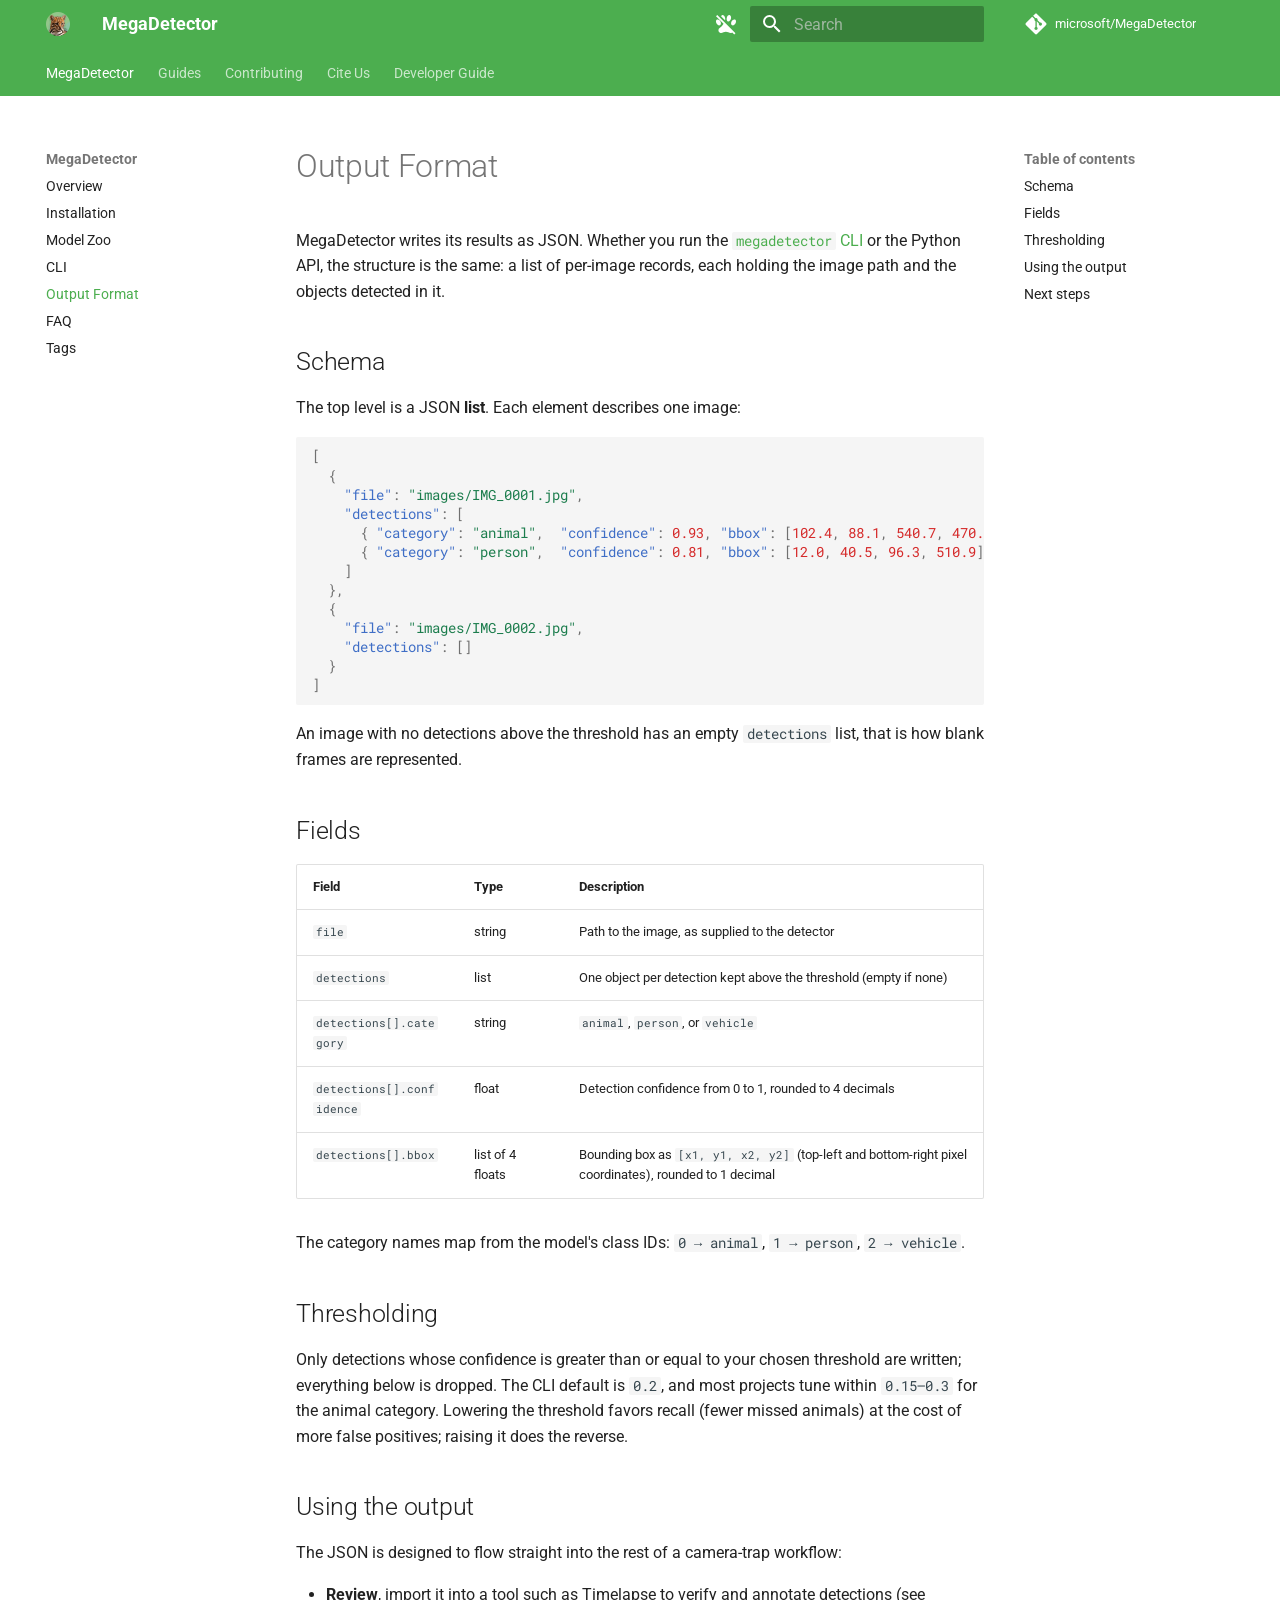
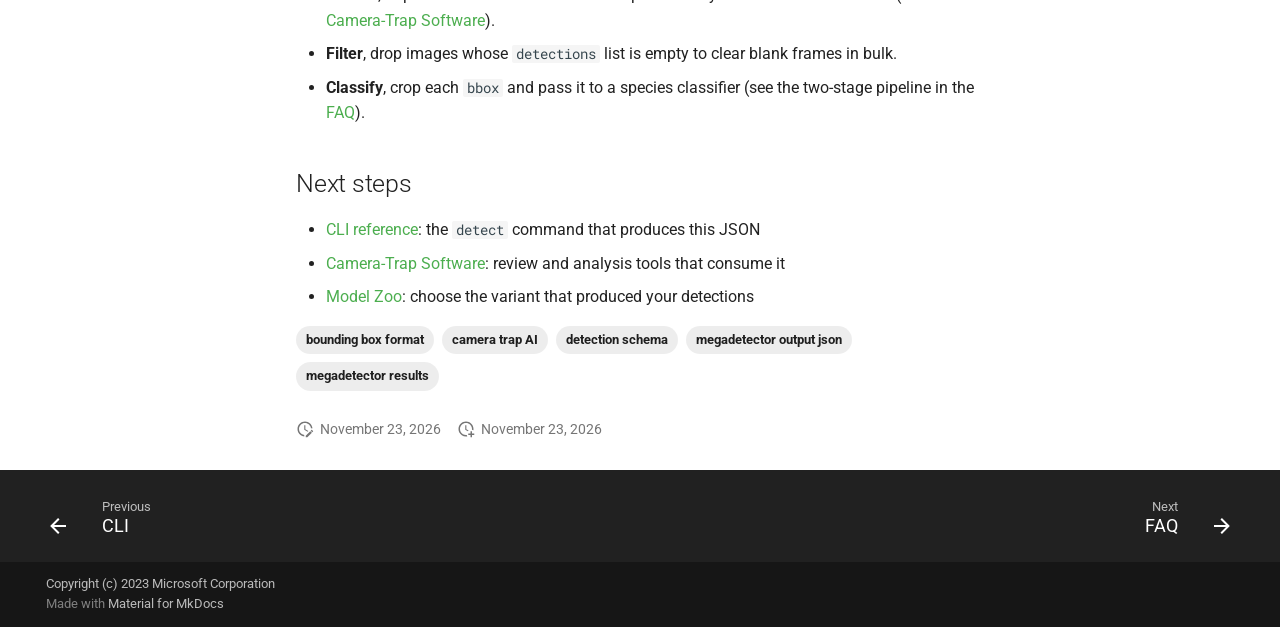
<file: output_format/index.html>
<!doctype html>
<html lang="en" class="no-js">
  <head>
    
      <meta charset="utf-8">
      <meta name="viewport" content="width=device-width,initial-scale=1">
      
        <meta name="description" content="MegaDetector output format: the JSON schema for detection results, file path, category, confidence score, and bounding box, and how to use it downstream.">
      
      
      
        <link rel="canonical" href="https://microsoft.github.io/MegaDetector/output_format/">
      
      
        <link rel="prev" href="../cli/">
      
      
        <link rel="next" href="../faq/">
      
      
        
      
      
      <link rel="icon" href="../assets/cat.png">
      <meta name="generator" content="mkdocs-1.6.1, mkdocs-material-9.7.7">
    
    
      
        <title>MegaDetector Output Format, detection JSON schema - MegaDetector</title>
      
    
    
      <link rel="stylesheet" href="../assets/stylesheets/main.ec1eaa64.min.css">
      
        
        <link rel="stylesheet" href="../assets/stylesheets/palette.ab4e12ef.min.css">
      
      
  
  
    
      
      
    
  
    
      
      
    
  
    
      
      
    
  
    
      
      
    
  
    
      
      
    
  
    
      
      
    
  
    
      
      
    
  
    
      
      
    
  
    
      
      
    
  
    
      
      
    
  
    
      
      
    
  
    
      
      
    
  
  
  <style>:root{--md-admonition-icon--note:url('data:image/svg+xml;charset=utf-8,%3Csvg%20xmlns%3D%22http%3A//www.w3.org/2000/svg%22%20viewBox%3D%220%200%2024%2024%22%3E%3Cpath%20d%3D%22M14%2010V4.5l5.5%205.5M5%203c-1.11%200-2%20.89-2%202v14a2%202%200%200%200%202%202h14a2%202%200%200%200%202-2V9l-6-6z%22/%3E%3C/svg%3E');--md-admonition-icon--abstract:url('data:image/svg+xml;charset=utf-8,%3Csvg%20xmlns%3D%22http%3A//www.w3.org/2000/svg%22%20viewBox%3D%220%200%2024%2024%22%3E%3Cpath%20d%3D%22M12%202a7%207%200%200%200-7%207c0%202.38%201.19%204.47%203%205.74V17a1%201%200%200%200%201%201h6a1%201%200%200%200%201-1v-2.26c1.81-1.27%203-3.36%203-5.74a7%207%200%200%200-7-7M9%2021a1%201%200%200%200%201%201h4a1%201%200%200%200%201-1v-1H9z%22/%3E%3C/svg%3E');--md-admonition-icon--info:url('data:image/svg+xml;charset=utf-8,%3Csvg%20xmlns%3D%22http%3A//www.w3.org/2000/svg%22%20viewBox%3D%220%200%2024%2024%22%3E%3Cpath%20d%3D%22M13%209h-2V7h2m0%2010h-2v-6h2m-1-9A10%2010%200%200%200%202%2012a10%2010%200%200%200%2010%2010%2010%2010%200%200%200%2010-10A10%2010%200%200%200%2012%202%22/%3E%3C/svg%3E');--md-admonition-icon--tip:url('data:image/svg+xml;charset=utf-8,%3Csvg%20xmlns%3D%22http%3A//www.w3.org/2000/svg%22%20viewBox%3D%220%200%2024%2024%22%3E%3Cpath%20d%3D%22M12%206a6%206%200%200%201%206%206c0%202.22-1.21%204.16-3%205.2V19a1%201%200%200%201-1%201h-4a1%201%200%200%201-1-1v-1.8c-1.79-1.04-3-2.98-3-5.2a6%206%200%200%201%206-6m2%2015v1a1%201%200%200%201-1%201h-2a1%201%200%200%201-1-1v-1zm6-10h3v2h-3zM1%2011h3v2H1zM13%201v3h-2V1zM4.92%203.5l2.13%202.14-1.42%201.41L3.5%204.93zm12.03%202.13%202.12-2.13%201.43%201.43-2.13%202.12z%22/%3E%3C/svg%3E');--md-admonition-icon--success:url('data:image/svg+xml;charset=utf-8,%3Csvg%20xmlns%3D%22http%3A//www.w3.org/2000/svg%22%20viewBox%3D%220%200%2024%2024%22%3E%3Cpath%20d%3D%22M12%202C6.5%202%202%206.5%202%2012s4.5%2010%2010%2010%2010-4.5%2010-10S17.5%202%2012%202m-2%2015-5-5%201.41-1.41L10%2014.17l7.59-7.59L19%208z%22/%3E%3C/svg%3E');--md-admonition-icon--question:url('data:image/svg+xml;charset=utf-8,%3Csvg%20xmlns%3D%22http%3A//www.w3.org/2000/svg%22%20viewBox%3D%220%200%2024%2024%22%3E%3Cpath%20d%3D%22m15.07%2011.25-.9.92C13.45%2012.89%2013%2013.5%2013%2015h-2v-.5c0-1.11.45-2.11%201.17-2.83l1.24-1.26c.37-.36.59-.86.59-1.41a2%202%200%200%200-2-2%202%202%200%200%200-2%202H8a4%204%200%200%201%204-4%204%204%200%200%201%204%204%203.2%203.2%200%200%201-.93%202.25M13%2019h-2v-2h2M12%202A10%2010%200%200%200%202%2012a10%2010%200%200%200%2010%2010%2010%2010%200%200%200%2010-10c0-5.53-4.5-10-10-10%22/%3E%3C/svg%3E');--md-admonition-icon--warning:url('data:image/svg+xml;charset=utf-8,%3Csvg%20xmlns%3D%22http%3A//www.w3.org/2000/svg%22%20viewBox%3D%220%200%2024%2024%22%3E%3Cpath%20d%3D%22M13%2014h-2V9h2m0%209h-2v-2h2M1%2021h22L12%202z%22/%3E%3C/svg%3E');--md-admonition-icon--failure:url('data:image/svg+xml;charset=utf-8,%3Csvg%20xmlns%3D%22http%3A//www.w3.org/2000/svg%22%20viewBox%3D%220%200%2024%2024%22%3E%3Cpath%20d%3D%22M13%2013h-2V7h2m0%2010h-2v-2h2M12%202A10%2010%200%200%200%202%2012a10%2010%200%200%200%2010%2010%2010%2010%200%200%200%2010-10A10%2010%200%200%200%2012%202%22/%3E%3C/svg%3E');--md-admonition-icon--danger:url('data:image/svg+xml;charset=utf-8,%3Csvg%20xmlns%3D%22http%3A//www.w3.org/2000/svg%22%20viewBox%3D%220%200%2024%2024%22%3E%3Cpath%20d%3D%22M13%2013h-2V7h2m-2%208h2v2h-2m4.73-14H8.27L3%208.27v7.46L8.27%2021h7.46L21%2015.73V8.27z%22/%3E%3C/svg%3E');--md-admonition-icon--bug:url('data:image/svg+xml;charset=utf-8,%3Csvg%20xmlns%3D%22http%3A//www.w3.org/2000/svg%22%20viewBox%3D%220%200%2024%2024%22%3E%3Cpath%20d%3D%22M14%2012h-4v-2h4m0%206h-4v-2h4m6-6h-2.81a6%206%200%200%200-1.82-1.96L17%204.41%2015.59%203l-2.17%202.17a6%206%200%200%200-2.83%200L8.41%203%207%204.41l1.62%201.63C7.88%206.55%207.26%207.22%206.81%208H4v2h2.09c-.05.33-.09.66-.09%201v1H4v2h2v1c0%20.34.04.67.09%201H4v2h2.81c1.04%201.79%202.97%203%205.19%203s4.15-1.21%205.19-3H20v-2h-2.09c.05-.33.09-.66.09-1v-1h2v-2h-2v-1c0-.34-.04-.67-.09-1H20z%22/%3E%3C/svg%3E');--md-admonition-icon--example:url('data:image/svg+xml;charset=utf-8,%3Csvg%20xmlns%3D%22http%3A//www.w3.org/2000/svg%22%20viewBox%3D%220%200%2024%2024%22%3E%3Cpath%20d%3D%22M7%205h14v2H7zm0%208v-2h14v2zM4%204.5A1.5%201.5%200%200%201%205.5%206%201.5%201.5%200%200%201%204%207.5%201.5%201.5%200%200%201%202.5%206%201.5%201.5%200%200%201%204%204.5m0%206A1.5%201.5%200%200%201%205.5%2012%201.5%201.5%200%200%201%204%2013.5%201.5%201.5%200%200%201%202.5%2012%201.5%201.5%200%200%201%204%2010.5M7%2019v-2h14v2zm-3-2.5A1.5%201.5%200%200%201%205.5%2018%201.5%201.5%200%200%201%204%2019.5%201.5%201.5%200%200%201%202.5%2018%201.5%201.5%200%200%201%204%2016.5%22/%3E%3C/svg%3E');--md-admonition-icon--quote:url('data:image/svg+xml;charset=utf-8,%3Csvg%20xmlns%3D%22http%3A//www.w3.org/2000/svg%22%20viewBox%3D%220%200%2024%2024%22%3E%3Cpath%20d%3D%22m10%207-2%204h3v6H5v-6l2-4zm8%200-2%204h3v6h-6v-6l2-4z%22/%3E%3C/svg%3E');}</style>



  
  
    
      
      
      
    
  
    
      
      
        
      
      
    
  
    
      
      
        
      
      
    
  
    
      
      
        
      
      
    
  
  
  <style>:root{.md-tag{--md-tag-icon:url('data:image/svg+xml;charset=utf-8,%3Csvg%20xmlns%3D%22http%3A//www.w3.org/2000/svg%22%20viewBox%3D%220%200%2024%2024%22%3E%3Cpath%20d%3D%22M5.5%207A1.5%201.5%200%200%201%204%205.5%201.5%201.5%200%200%201%205.5%204%201.5%201.5%200%200%201%207%205.5%201.5%201.5%200%200%201%205.5%207m15.91%204.58-9-9C12.05%202.22%2011.55%202%2011%202H4c-1.11%200-2%20.89-2%202v7c0%20.55.22%201.05.59%201.41l8.99%209c.37.36.87.59%201.42.59s1.05-.23%201.41-.59l7-7c.37-.36.59-.86.59-1.41%200-.56-.23-1.06-.59-1.42%22/%3E%3C/svg%3E');}.md-tag.md-tag--info{--md-tag-icon:url('data:image/svg+xml;charset=utf-8,%3Csvg%20xmlns%3D%22http%3A//www.w3.org/2000/svg%22%20viewBox%3D%220%200%2024%2024%22%3E%3Cpath%20d%3D%22M13%209h-2V7h2m0%2010h-2v-6h2m-1-9A10%2010%200%200%200%202%2012a10%2010%200%200%200%2010%2010%2010%2010%200%200%200%2010-10A10%2010%200%200%200%2012%202%22/%3E%3C/svg%3E');}.md-tag.md-tag--warning{--md-tag-icon:url('data:image/svg+xml;charset=utf-8,%3Csvg%20xmlns%3D%22http%3A//www.w3.org/2000/svg%22%20viewBox%3D%220%200%2024%2024%22%3E%3Cpath%20d%3D%22M13%2014h-2V9h2m0%209h-2v-2h2M1%2021h22L12%202z%22/%3E%3C/svg%3E');}.md-tag.md-tag--danger{--md-tag-icon:url('data:image/svg+xml;charset=utf-8,%3Csvg%20xmlns%3D%22http%3A//www.w3.org/2000/svg%22%20viewBox%3D%220%200%2024%2024%22%3E%3Cpath%20d%3D%22M13%2013h-2V7h2m-2%208h2v2h-2m4.73-14H8.27L3%208.27v7.46L8.27%2021h7.46L21%2015.73V8.27z%22/%3E%3C/svg%3E');}}</style>

    
    
      
    
    
      
        
        
        <link rel="preconnect" href="https://fonts.gstatic.com" crossorigin>
        <link rel="stylesheet" href="https://fonts.googleapis.com/css?family=Roboto:300,300i,400,400i,700,700i%7CRoboto+Mono:400,400i,700,700i&display=fallback">
        <style>:root{--md-text-font:"Roboto";--md-code-font:"Roboto Mono"}</style>
      
    
    
    <script>__md_scope=new URL("..",location),__md_hash=e=>[...e].reduce(((e,_)=>(e<<5)-e+_.charCodeAt(0)),0),__md_get=(e,_=localStorage,t=__md_scope)=>JSON.parse(_.getItem(t.pathname+"."+e)),__md_set=(e,_,t=localStorage,a=__md_scope)=>{try{t.setItem(a.pathname+"."+e,JSON.stringify(_))}catch(e){}}</script>
    
      

    
    
  <meta property="og:type" content="website">
  <meta property="og:site_name" content="MegaDetector">
  <meta property="og:title" content="MegaDetector Output Format, detection JSON schema">
  <meta property="og:description" content="MegaDetector output format: the JSON schema for detection results, file path, category, confidence score, and bounding box, and how to use it downstream.">
  <meta property="og:url" content="https://microsoft.github.io/MegaDetector/output_format/">
  <meta property="og:image" content="https://microsoft.github.io/MegaDetector/assets/megadetector-banner.png">
  <meta property="og:image:alt" content="MegaDetector: open-source camera-trap AI from the Microsoft AI for Good Lab">
  <meta name="twitter:card" content="summary_large_image">
  <meta name="twitter:title" content="MegaDetector Output Format, detection JSON schema">
  <meta name="twitter:description" content="MegaDetector output format: the JSON schema for detection results, file path, category, confidence score, and bounding box, and how to use it downstream.">
  <meta name="twitter:image" content="https://microsoft.github.io/MegaDetector/assets/megadetector-banner.png">
  <meta name="twitter:image:alt" content="MegaDetector: open-source camera-trap AI from the Microsoft AI for Good Lab"><script type="application/ld+json">{"@context": "https://schema.org", "@type": "BreadcrumbList", "itemListElement": [{"@type": "ListItem", "item": "https://microsoft.github.io/MegaDetector/", "name": "MegaDetector", "position": 1}, {"@type": "ListItem", "item": "https://microsoft.github.io/MegaDetector/output_format/", "name": "Output Format", "position": 2}]}</script>

  </head>
  
  
    
    
      
    
    
    
    
    <body dir="ltr" data-md-color-scheme="default" data-md-color-primary="green" data-md-color-accent="deep-orange">
  
    
    <input class="md-toggle" data-md-toggle="drawer" type="checkbox" id="__drawer" autocomplete="off">
    <input class="md-toggle" data-md-toggle="search" type="checkbox" id="__search" autocomplete="off">
    <label class="md-overlay" for="__drawer"></label>
    <div data-md-component="skip">
      
        
        <a href="#output-format" class="md-skip">
          Skip to content
        </a>
      
    </div>
    <div data-md-component="announce">
      
    </div>
    
    
      

<header class="md-header" data-md-component="header">
  <nav class="md-header__inner md-grid" aria-label="Header">
    <a href=".." title="MegaDetector" class="md-header__button md-logo" aria-label="MegaDetector" data-md-component="logo">
      
  <img src="../assets/cat.png" alt="logo">

    </a>
    <label class="md-header__button md-icon" for="__drawer">
      
      <svg xmlns="http://www.w3.org/2000/svg" viewBox="0 0 24 24"><path d="M3 6h18v2H3zm0 5h18v2H3zm0 5h18v2H3z"/></svg>
    </label>
    <div class="md-header__title" data-md-component="header-title">
      <div class="md-header__ellipsis">
        <div class="md-header__topic">
          <span class="md-ellipsis">
            MegaDetector
          </span>
        </div>
        <div class="md-header__topic" data-md-component="header-topic">
          <span class="md-ellipsis">
            
              MegaDetector Output Format, detection JSON schema
            
          </span>
        </div>
      </div>
    </div>
    
      
        <form class="md-header__option" data-md-component="palette">
  
    
    
    
    <input class="md-option" data-md-color-media="(prefers-color-scheme: light)" data-md-color-scheme="default" data-md-color-primary="green" data-md-color-accent="deep-orange"  aria-label="Switch to dark mode"  type="radio" name="__palette" id="__palette_0">
    
      <label class="md-header__button md-icon" title="Switch to dark mode" for="__palette_1" hidden>
        <svg xmlns="http://www.w3.org/2000/svg" viewBox="0 0 24 24"><path d="M2 4.27 3.28 3 21.5 21.22l-1.27 1.28-2-2c-.14.1-.29.18-.44.25-1.79.82-3.91-.88-5.9-.88s-4.13 1.77-5.89.88c-1-.49-1.69-1.79-1.56-2.87.18-1.49 1.97-2.29 3.03-3.38.74-.73 1.37-1.81 2.08-2.68zM8.35 3c1.18-.17 2.43 1.12 2.79 2.9.18.85.12 1.66-.14 2.29L7.03 4.2c.26-.65.72-1.1 1.32-1.2m7.15 0c1.19.19 1.85 1.77 1.5 3.54-.38 1.78-1.63 3.07-2.81 2.89-1.19-.18-1.84-1.76-1.47-3.53.36-1.78 1.61-3.07 2.78-2.9M3 7.6c1.14-.49 2.69.4 3.5 1.95.76 1.58.5 3.24-.63 3.73s-2.67-.39-3.46-1.96S1.9 8.08 3 7.6m18 0c1.1.48 1.38 2.15.59 3.72s-2.33 2.45-3.46 1.96-1.39-2.15-.63-3.73C18.31 8 19.86 7.11 21 7.6"/></svg>
      </label>
    
  
    
    
    
    <input class="md-option" data-md-color-media="(prefers-color-scheme: dark)" data-md-color-scheme="slate" data-md-color-primary="teal" data-md-color-accent="deep-orange"  aria-label="Switch to light mode"  type="radio" name="__palette" id="__palette_1">
    
      <label class="md-header__button md-icon" title="Switch to light mode" for="__palette_0" hidden>
        <svg xmlns="http://www.w3.org/2000/svg" viewBox="0 0 24 24"><path d="M8.35 3c1.18-.17 2.43 1.12 2.79 2.9.36 1.77-.29 3.35-1.47 3.53-1.17.18-2.43-1.11-2.8-2.89-.37-1.77.3-3.35 1.48-3.54m7.15 0c1.19.19 1.85 1.77 1.5 3.54-.38 1.78-1.63 3.07-2.81 2.89-1.19-.18-1.84-1.76-1.47-3.53.36-1.78 1.61-3.07 2.78-2.9M3 7.6c1.14-.49 2.69.4 3.5 1.95.76 1.58.5 3.24-.63 3.73s-2.67-.39-3.46-1.96S1.9 8.08 3 7.6m18 0c1.1.48 1.38 2.15.59 3.72s-2.33 2.45-3.46 1.96-1.39-2.15-.63-3.73C18.31 8 19.86 7.11 21 7.6m-1.67 10.78c.04.94-.68 1.98-1.54 2.37-1.79.82-3.91-.88-5.9-.88s-4.13 1.77-5.89.88c-1-.49-1.69-1.79-1.56-2.87.18-1.49 1.97-2.29 3.03-3.38 1.41-1.41 2.41-4.06 4.42-4.06 2 0 3.06 2.61 4.41 4.06 1.11 1.22 2.96 2.25 3.03 3.88"/></svg>
      </label>
    
  
</form>
      
    
    
      <script>var palette=__md_get("__palette");if(palette&&palette.color){if("(prefers-color-scheme)"===palette.color.media){var media=matchMedia("(prefers-color-scheme: light)"),input=document.querySelector(media.matches?"[data-md-color-media='(prefers-color-scheme: light)']":"[data-md-color-media='(prefers-color-scheme: dark)']");palette.color.media=input.getAttribute("data-md-color-media"),palette.color.scheme=input.getAttribute("data-md-color-scheme"),palette.color.primary=input.getAttribute("data-md-color-primary"),palette.color.accent=input.getAttribute("data-md-color-accent")}for(var[key,value]of Object.entries(palette.color))document.body.setAttribute("data-md-color-"+key,value)}</script>
    
    
    
      
      
        <label class="md-header__button md-icon" for="__search">
          
          <svg xmlns="http://www.w3.org/2000/svg" viewBox="0 0 24 24"><path d="M9.5 3A6.5 6.5 0 0 1 16 9.5c0 1.61-.59 3.09-1.56 4.23l.27.27h.79l5 5-1.5 1.5-5-5v-.79l-.27-.27A6.52 6.52 0 0 1 9.5 16 6.5 6.5 0 0 1 3 9.5 6.5 6.5 0 0 1 9.5 3m0 2C7 5 5 7 5 9.5S7 14 9.5 14 14 12 14 9.5 12 5 9.5 5"/></svg>
        </label>
        <div class="md-search" data-md-component="search" role="dialog">
  <label class="md-search__overlay" for="__search"></label>
  <div class="md-search__inner" role="search">
    <form class="md-search__form" name="search">
      <input type="text" class="md-search__input" name="query" aria-label="Search" placeholder="Search" autocapitalize="off" autocorrect="off" autocomplete="off" spellcheck="false" data-md-component="search-query" required>
      <label class="md-search__icon md-icon" for="__search">
        
        <svg xmlns="http://www.w3.org/2000/svg" viewBox="0 0 24 24"><path d="M9.5 3A6.5 6.5 0 0 1 16 9.5c0 1.61-.59 3.09-1.56 4.23l.27.27h.79l5 5-1.5 1.5-5-5v-.79l-.27-.27A6.52 6.52 0 0 1 9.5 16 6.5 6.5 0 0 1 3 9.5 6.5 6.5 0 0 1 9.5 3m0 2C7 5 5 7 5 9.5S7 14 9.5 14 14 12 14 9.5 12 5 9.5 5"/></svg>
        
        <svg xmlns="http://www.w3.org/2000/svg" viewBox="0 0 24 24"><path d="M20 11v2H8l5.5 5.5-1.42 1.42L4.16 12l7.92-7.92L13.5 5.5 8 11z"/></svg>
      </label>
      <nav class="md-search__options" aria-label="Search">
        
          <a href="javascript:void(0)" class="md-search__icon md-icon" title="Share" aria-label="Share" data-clipboard data-clipboard-text="" data-md-component="search-share" tabindex="-1">
            
            <svg xmlns="http://www.w3.org/2000/svg" viewBox="0 0 24 24"><path d="M18 16.08c-.76 0-1.44.3-1.96.77L8.91 12.7c.05-.23.09-.46.09-.7s-.04-.47-.09-.7l7.05-4.11c.54.5 1.25.81 2.04.81a3 3 0 0 0 3-3 3 3 0 0 0-3-3 3 3 0 0 0-3 3c0 .24.04.47.09.7L8.04 9.81C7.5 9.31 6.79 9 6 9a3 3 0 0 0-3 3 3 3 0 0 0 3 3c.79 0 1.5-.31 2.04-.81l7.12 4.15c-.05.21-.08.43-.08.66 0 1.61 1.31 2.91 2.92 2.91s2.92-1.3 2.92-2.91A2.92 2.92 0 0 0 18 16.08"/></svg>
          </a>
        
        <button type="reset" class="md-search__icon md-icon" title="Clear" aria-label="Clear" tabindex="-1">
          
          <svg xmlns="http://www.w3.org/2000/svg" viewBox="0 0 24 24"><path d="M19 6.41 17.59 5 12 10.59 6.41 5 5 6.41 10.59 12 5 17.59 6.41 19 12 13.41 17.59 19 19 17.59 13.41 12z"/></svg>
        </button>
      </nav>
      
        <div class="md-search__suggest" data-md-component="search-suggest"></div>
      
    </form>
    <div class="md-search__output">
      <div class="md-search__scrollwrap" tabindex="0" data-md-scrollfix>
        <div class="md-search-result" data-md-component="search-result">
          <div class="md-search-result__meta">
            Initializing search
          </div>
          <ol class="md-search-result__list" role="presentation"></ol>
        </div>
      </div>
    </div>
  </div>
</div>
      
    
    
      <div class="md-header__source">
        <a href="https://github.com/microsoft/MegaDetector" title="Go to repository" class="md-source" data-md-component="source">
  <div class="md-source__icon md-icon">
    
    <svg xmlns="http://www.w3.org/2000/svg" viewBox="0 0 448 512"><!--! Font Awesome Free 7.1.0 by @fontawesome - https://fontawesome.com License - https://fontawesome.com/license/free (Icons: CC BY 4.0, Fonts: SIL OFL 1.1, Code: MIT License) Copyright 2025 Fonticons, Inc.--><path d="M439.6 236.1 244 40.5c-5.4-5.5-12.8-8.5-20.4-8.5s-15 3-20.4 8.4L162.5 81l51.5 51.5c27.1-9.1 52.7 16.8 43.4 43.7l49.7 49.7c34.2-11.8 61.2 31 35.5 56.7-26.5 26.5-70.2-2.9-56-37.3L240.3 199v121.9c25.3 12.5 22.3 41.8 9.1 55-6.4 6.4-15.2 10.1-24.3 10.1s-17.8-3.6-24.3-10.1c-17.6-17.6-11.1-46.9 11.2-56v-123c-20.8-8.5-24.6-30.7-18.6-45L142.6 101 8.5 235.1C3 240.6 0 247.9 0 255.5s3 15 8.5 20.4l195.6 195.7c5.4 5.4 12.7 8.4 20.4 8.4s15-3 20.4-8.4l194.7-194.7c5.4-5.4 8.4-12.8 8.4-20.4s-3-15-8.4-20.4"/></svg>
  </div>
  <div class="md-source__repository">
    microsoft/MegaDetector
  </div>
</a>
      </div>
    
  </nav>
  
</header>
    
    <div class="md-container" data-md-component="container">
      
      
        
          
            
<nav class="md-tabs" aria-label="Tabs" data-md-component="tabs">
  <div class="md-grid">
    <ul class="md-tabs__list">
      
        
  
  
  
    
  
  
    
    
      <li class="md-tabs__item md-tabs__item--active">
        <a href=".." class="md-tabs__link">
          
  
  
  MegaDetector

        </a>
      </li>
    
  

      
        
  
  
  
  
    
    
      <li class="md-tabs__item">
        <a href="../camera-trap-ai/" class="md-tabs__link">
          
  
  
  Guides

        </a>
      </li>
    
  

      
        
  
  
  
  
    <li class="md-tabs__item">
      <a href="../contributing/" class="md-tabs__link">
        
  
  
    
  
  Contributing

      </a>
    </li>
  

      
        
  
  
  
  
    <li class="md-tabs__item">
      <a href="../cite/" class="md-tabs__link">
        
  
  
    
  
  Cite Us

      </a>
    </li>
  

      
        
  
  
  
  
    
    
      <li class="md-tabs__item">
        <a href="../build_mkdocs/" class="md-tabs__link">
          
  
  
  Developer Guide

        </a>
      </li>
    
  

      
    </ul>
  </div>
</nav>
          
        
      
      <main class="md-main" data-md-component="main">
        <div class="md-main__inner md-grid">
          
            
              
              <div class="md-sidebar md-sidebar--primary" data-md-component="sidebar" data-md-type="navigation" >
                <div class="md-sidebar__scrollwrap">
                  <div class="md-sidebar__inner">
                    


  


<nav class="md-nav md-nav--primary md-nav--lifted" aria-label="Navigation" data-md-level="0">
  <label class="md-nav__title" for="__drawer">
    <a href=".." title="MegaDetector" class="md-nav__button md-logo" aria-label="MegaDetector" data-md-component="logo">
      
  <img src="../assets/cat.png" alt="logo">

    </a>
    MegaDetector
  </label>
  
    <div class="md-nav__source">
      <a href="https://github.com/microsoft/MegaDetector" title="Go to repository" class="md-source" data-md-component="source">
  <div class="md-source__icon md-icon">
    
    <svg xmlns="http://www.w3.org/2000/svg" viewBox="0 0 448 512"><!--! Font Awesome Free 7.1.0 by @fontawesome - https://fontawesome.com License - https://fontawesome.com/license/free (Icons: CC BY 4.0, Fonts: SIL OFL 1.1, Code: MIT License) Copyright 2025 Fonticons, Inc.--><path d="M439.6 236.1 244 40.5c-5.4-5.5-12.8-8.5-20.4-8.5s-15 3-20.4 8.4L162.5 81l51.5 51.5c27.1-9.1 52.7 16.8 43.4 43.7l49.7 49.7c34.2-11.8 61.2 31 35.5 56.7-26.5 26.5-70.2-2.9-56-37.3L240.3 199v121.9c25.3 12.5 22.3 41.8 9.1 55-6.4 6.4-15.2 10.1-24.3 10.1s-17.8-3.6-24.3-10.1c-17.6-17.6-11.1-46.9 11.2-56v-123c-20.8-8.5-24.6-30.7-18.6-45L142.6 101 8.5 235.1C3 240.6 0 247.9 0 255.5s3 15 8.5 20.4l195.6 195.7c5.4 5.4 12.7 8.4 20.4 8.4s15-3 20.4-8.4l194.7-194.7c5.4-5.4 8.4-12.8 8.4-20.4s-3-15-8.4-20.4"/></svg>
  </div>
  <div class="md-source__repository">
    microsoft/MegaDetector
  </div>
</a>
    </div>
  
  <ul class="md-nav__list" data-md-scrollfix>
    
      
      
  
  
    
  
  
  
    
    
    
    
      
        
        
      
      
        
      
    
    
    <li class="md-nav__item md-nav__item--active md-nav__item--section md-nav__item--nested">
      
        
        
        <input class="md-nav__toggle md-toggle " type="checkbox" id="__nav_1" checked>
        
          
          <label class="md-nav__link" for="__nav_1" id="__nav_1_label" tabindex="">
            
  
  
  <span class="md-ellipsis">
    
  
    MegaDetector
  

    
  </span>
  
  

            <span class="md-nav__icon md-icon"></span>
          </label>
        
        <nav class="md-nav" data-md-level="1" aria-labelledby="__nav_1_label" aria-expanded="true">
          <label class="md-nav__title" for="__nav_1">
            <span class="md-nav__icon md-icon"></span>
            
  
    MegaDetector
  

          </label>
          <ul class="md-nav__list" data-md-scrollfix>
            
              
                
  
  
  
  
    <li class="md-nav__item">
      <a href=".." class="md-nav__link">
        
  
  
  <span class="md-ellipsis">
    
  
    Overview
  

    
  </span>
  
  

      </a>
    </li>
  

              
            
              
                
  
  
  
  
    <li class="md-nav__item">
      <a href="../installation/" class="md-nav__link">
        
  
  
  <span class="md-ellipsis">
    
  
    Installation
  

    
  </span>
  
  

      </a>
    </li>
  

              
            
              
                
  
  
  
  
    <li class="md-nav__item">
      <a href="../model_zoo/" class="md-nav__link">
        
  
  
  <span class="md-ellipsis">
    
  
    Model Zoo
  

    
  </span>
  
  

      </a>
    </li>
  

              
            
              
                
  
  
  
  
    <li class="md-nav__item">
      <a href="../cli/" class="md-nav__link">
        
  
  
  <span class="md-ellipsis">
    
  
    CLI
  

    
  </span>
  
  

      </a>
    </li>
  

              
            
              
                
  
  
    
  
  
  
    <li class="md-nav__item md-nav__item--active">
      
      <input class="md-nav__toggle md-toggle" type="checkbox" id="__toc">
      
      
        
      
      
        <label class="md-nav__link md-nav__link--active" for="__toc">
          
  
  
  <span class="md-ellipsis">
    
  
    Output Format
  

    
  </span>
  
  

          <span class="md-nav__icon md-icon"></span>
        </label>
      
      <a href="./" class="md-nav__link md-nav__link--active">
        
  
  
  <span class="md-ellipsis">
    
  
    Output Format
  

    
  </span>
  
  

      </a>
      
        

<nav class="md-nav md-nav--secondary" aria-label="Table of contents">
  
  
  
    
  
  
    <label class="md-nav__title" for="__toc">
      <span class="md-nav__icon md-icon"></span>
      Table of contents
    </label>
    <ul class="md-nav__list" data-md-component="toc" data-md-scrollfix>
      
        <li class="md-nav__item">
  <a href="#schema" class="md-nav__link">
    <span class="md-ellipsis">
      
        Schema
      
    </span>
  </a>
  
</li>
      
        <li class="md-nav__item">
  <a href="#fields" class="md-nav__link">
    <span class="md-ellipsis">
      
        Fields
      
    </span>
  </a>
  
</li>
      
        <li class="md-nav__item">
  <a href="#thresholding" class="md-nav__link">
    <span class="md-ellipsis">
      
        Thresholding
      
    </span>
  </a>
  
</li>
      
        <li class="md-nav__item">
  <a href="#using-the-output" class="md-nav__link">
    <span class="md-ellipsis">
      
        Using the output
      
    </span>
  </a>
  
</li>
      
        <li class="md-nav__item">
  <a href="#next-steps" class="md-nav__link">
    <span class="md-ellipsis">
      
        Next steps
      
    </span>
  </a>
  
</li>
      
    </ul>
  
</nav>
      
    </li>
  

              
            
              
                
  
  
  
  
    <li class="md-nav__item">
      <a href="../faq/" class="md-nav__link">
        
  
  
  <span class="md-ellipsis">
    
  
    FAQ
  

    
  </span>
  
  

      </a>
    </li>
  

              
            
              
                
  
  
  
  
    <li class="md-nav__item">
      <a href="../tags/" class="md-nav__link">
        
  
  
  <span class="md-ellipsis">
    
  
    Tags
  

    
  </span>
  
  

      </a>
    </li>
  

              
            
          </ul>
        </nav>
      
    </li>
  

    
      
      
  
  
  
  
    
    
    
    
      
      
        
      
    
    
    <li class="md-nav__item md-nav__item--nested">
      
        
        
        <input class="md-nav__toggle md-toggle " type="checkbox" id="__nav_2" >
        
          
          <label class="md-nav__link" for="__nav_2" id="__nav_2_label" tabindex="0">
            
  
  
  <span class="md-ellipsis">
    
  
    Guides
  

    
  </span>
  
  

            <span class="md-nav__icon md-icon"></span>
          </label>
        
        <nav class="md-nav" data-md-level="1" aria-labelledby="__nav_2_label" aria-expanded="false">
          <label class="md-nav__title" for="__nav_2">
            <span class="md-nav__icon md-icon"></span>
            
  
    Guides
  

          </label>
          <ul class="md-nav__list" data-md-scrollfix>
            
              
                
  
  
  
  
    <li class="md-nav__item">
      <a href="../camera-trap-ai/" class="md-nav__link">
        
  
  
  <span class="md-ellipsis">
    
  
    Camera-Trap AI
  

    
  </span>
  
  

      </a>
    </li>
  

              
            
              
                
  
  
  
  
    <li class="md-nav__item">
      <a href="../camera-trap-software/" class="md-nav__link">
        
  
  
  <span class="md-ellipsis">
    
  
    Camera-Trap Software
  

    
  </span>
  
  

      </a>
    </li>
  

              
            
              
                
  
  
  
  
    <li class="md-nav__item">
      <a href="../training_guide/" class="md-nav__link">
        
  
  
  <span class="md-ellipsis">
    
  
    Training Guide
  

    
  </span>
  
  

      </a>
    </li>
  

              
            
          </ul>
        </nav>
      
    </li>
  

    
      
      
  
  
  
  
    <li class="md-nav__item">
      <a href="../contributing/" class="md-nav__link">
        
  
  
  <span class="md-ellipsis">
    
  
    Contributing
  

    
  </span>
  
  

      </a>
    </li>
  

    
      
      
  
  
  
  
    <li class="md-nav__item">
      <a href="../cite/" class="md-nav__link">
        
  
  
  <span class="md-ellipsis">
    
  
    Cite Us
  

    
  </span>
  
  

      </a>
    </li>
  

    
      
      
  
  
  
  
    
    
    
    
      
      
        
      
    
    
    <li class="md-nav__item md-nav__item--nested">
      
        
        
        <input class="md-nav__toggle md-toggle " type="checkbox" id="__nav_5" >
        
          
          <label class="md-nav__link" for="__nav_5" id="__nav_5_label" tabindex="0">
            
  
  
  <span class="md-ellipsis">
    
  
    Developer Guide
  

    
  </span>
  
  

            <span class="md-nav__icon md-icon"></span>
          </label>
        
        <nav class="md-nav" data-md-level="1" aria-labelledby="__nav_5_label" aria-expanded="false">
          <label class="md-nav__title" for="__nav_5">
            <span class="md-nav__icon md-icon"></span>
            
  
    Developer Guide
  

          </label>
          <ul class="md-nav__list" data-md-scrollfix>
            
              
                
  
  
  
  
    <li class="md-nav__item">
      <a href="../build_mkdocs/" class="md-nav__link">
        
  
  
  <span class="md-ellipsis">
    
  
    Build the Docs
  

    
  </span>
  
  

      </a>
    </li>
  

              
            
              
                
  
  
  
  
    <li class="md-nav__item">
      <a href="../architecture/" class="md-nav__link">
        
  
  
  <span class="md-ellipsis">
    
  
    Repository Architecture
  

    
  </span>
  
  

      </a>
    </li>
  

              
            
          </ul>
        </nav>
      
    </li>
  

    
  </ul>
</nav>
                  </div>
                </div>
              </div>
            
            
              
              <div class="md-sidebar md-sidebar--secondary" data-md-component="sidebar" data-md-type="toc" >
                <div class="md-sidebar__scrollwrap">
                  <div class="md-sidebar__inner">
                    

<nav class="md-nav md-nav--secondary" aria-label="Table of contents">
  
  
  
    
  
  
    <label class="md-nav__title" for="__toc">
      <span class="md-nav__icon md-icon"></span>
      Table of contents
    </label>
    <ul class="md-nav__list" data-md-component="toc" data-md-scrollfix>
      
        <li class="md-nav__item">
  <a href="#schema" class="md-nav__link">
    <span class="md-ellipsis">
      
        Schema
      
    </span>
  </a>
  
</li>
      
        <li class="md-nav__item">
  <a href="#fields" class="md-nav__link">
    <span class="md-ellipsis">
      
        Fields
      
    </span>
  </a>
  
</li>
      
        <li class="md-nav__item">
  <a href="#thresholding" class="md-nav__link">
    <span class="md-ellipsis">
      
        Thresholding
      
    </span>
  </a>
  
</li>
      
        <li class="md-nav__item">
  <a href="#using-the-output" class="md-nav__link">
    <span class="md-ellipsis">
      
        Using the output
      
    </span>
  </a>
  
</li>
      
        <li class="md-nav__item">
  <a href="#next-steps" class="md-nav__link">
    <span class="md-ellipsis">
      
        Next steps
      
    </span>
  </a>
  
</li>
      
    </ul>
  
</nav>
                  </div>
                </div>
              </div>
            
          
          
            <div class="md-content" data-md-component="content">
              
                




              
              <article class="md-content__inner md-typeset">
                
                  
  
  


<h1 id="output-format">Output Format<a class="headerlink" href="#output-format" title="Permanent link">&para;</a></h1>
<p>MegaDetector writes its results as JSON. Whether you run the <a href="../cli/"><code>megadetector</code> CLI</a> or the Python API, the structure is the same: a list of per-image records, each holding the image path and the objects detected in it.</p>
<h2 id="schema">Schema<a class="headerlink" href="#schema" title="Permanent link">&para;</a></h2>
<p>The top level is a JSON <strong>list</strong>. Each element describes one image:</p>
<div class="language-json highlight"><pre><span></span><code><span id="__span-0-1"><a id="__codelineno-0-1" name="__codelineno-0-1" href="#__codelineno-0-1"></a><span class="p">[</span>
</span><span id="__span-0-2"><a id="__codelineno-0-2" name="__codelineno-0-2" href="#__codelineno-0-2"></a><span class="w">  </span><span class="p">{</span>
</span><span id="__span-0-3"><a id="__codelineno-0-3" name="__codelineno-0-3" href="#__codelineno-0-3"></a><span class="w">    </span><span class="nt">"file"</span><span class="p">:</span><span class="w"> </span><span class="s2">"images/IMG_0001.jpg"</span><span class="p">,</span>
</span><span id="__span-0-4"><a id="__codelineno-0-4" name="__codelineno-0-4" href="#__codelineno-0-4"></a><span class="w">    </span><span class="nt">"detections"</span><span class="p">:</span><span class="w"> </span><span class="p">[</span>
</span><span id="__span-0-5"><a id="__codelineno-0-5" name="__codelineno-0-5" href="#__codelineno-0-5"></a><span class="w">      </span><span class="p">{</span><span class="w"> </span><span class="nt">"category"</span><span class="p">:</span><span class="w"> </span><span class="s2">"animal"</span><span class="p">,</span><span class="w">  </span><span class="nt">"confidence"</span><span class="p">:</span><span class="w"> </span><span class="mf">0.93</span><span class="p">,</span><span class="w"> </span><span class="nt">"bbox"</span><span class="p">:</span><span class="w"> </span><span class="p">[</span><span class="mf">102.4</span><span class="p">,</span><span class="w"> </span><span class="mf">88.1</span><span class="p">,</span><span class="w"> </span><span class="mf">540.7</span><span class="p">,</span><span class="w"> </span><span class="mf">470.2</span><span class="p">]</span><span class="w"> </span><span class="p">},</span>
</span><span id="__span-0-6"><a id="__codelineno-0-6" name="__codelineno-0-6" href="#__codelineno-0-6"></a><span class="w">      </span><span class="p">{</span><span class="w"> </span><span class="nt">"category"</span><span class="p">:</span><span class="w"> </span><span class="s2">"person"</span><span class="p">,</span><span class="w">  </span><span class="nt">"confidence"</span><span class="p">:</span><span class="w"> </span><span class="mf">0.81</span><span class="p">,</span><span class="w"> </span><span class="nt">"bbox"</span><span class="p">:</span><span class="w"> </span><span class="p">[</span><span class="mf">12.0</span><span class="p">,</span><span class="w"> </span><span class="mf">40.5</span><span class="p">,</span><span class="w"> </span><span class="mf">96.3</span><span class="p">,</span><span class="w"> </span><span class="mf">510.9</span><span class="p">]</span><span class="w"> </span><span class="p">}</span>
</span><span id="__span-0-7"><a id="__codelineno-0-7" name="__codelineno-0-7" href="#__codelineno-0-7"></a><span class="w">    </span><span class="p">]</span>
</span><span id="__span-0-8"><a id="__codelineno-0-8" name="__codelineno-0-8" href="#__codelineno-0-8"></a><span class="w">  </span><span class="p">},</span>
</span><span id="__span-0-9"><a id="__codelineno-0-9" name="__codelineno-0-9" href="#__codelineno-0-9"></a><span class="w">  </span><span class="p">{</span>
</span><span id="__span-0-10"><a id="__codelineno-0-10" name="__codelineno-0-10" href="#__codelineno-0-10"></a><span class="w">    </span><span class="nt">"file"</span><span class="p">:</span><span class="w"> </span><span class="s2">"images/IMG_0002.jpg"</span><span class="p">,</span>
</span><span id="__span-0-11"><a id="__codelineno-0-11" name="__codelineno-0-11" href="#__codelineno-0-11"></a><span class="w">    </span><span class="nt">"detections"</span><span class="p">:</span><span class="w"> </span><span class="p">[]</span>
</span><span id="__span-0-12"><a id="__codelineno-0-12" name="__codelineno-0-12" href="#__codelineno-0-12"></a><span class="w">  </span><span class="p">}</span>
</span><span id="__span-0-13"><a id="__codelineno-0-13" name="__codelineno-0-13" href="#__codelineno-0-13"></a><span class="p">]</span>
</span></code></pre></div>
<p>An image with no detections above the threshold has an empty <code>detections</code> list, that is how blank frames are represented.</p>
<h2 id="fields">Fields<a class="headerlink" href="#fields" title="Permanent link">&para;</a></h2>
<table>
<thead>
<tr>
<th>Field</th>
<th>Type</th>
<th>Description</th>
</tr>
</thead>
<tbody>
<tr>
<td><code>file</code></td>
<td>string</td>
<td>Path to the image, as supplied to the detector</td>
</tr>
<tr>
<td><code>detections</code></td>
<td>list</td>
<td>One object per detection kept above the threshold (empty if none)</td>
</tr>
<tr>
<td><code>detections[].category</code></td>
<td>string</td>
<td><code>animal</code>, <code>person</code>, or <code>vehicle</code></td>
</tr>
<tr>
<td><code>detections[].confidence</code></td>
<td>float</td>
<td>Detection confidence from 0 to 1, rounded to 4 decimals</td>
</tr>
<tr>
<td><code>detections[].bbox</code></td>
<td>list of 4 floats</td>
<td>Bounding box as <code>[x1, y1, x2, y2]</code> (top-left and bottom-right pixel coordinates), rounded to 1 decimal</td>
</tr>
</tbody>
</table>
<p>The category names map from the model's class IDs: <code>0 → animal</code>, <code>1 → person</code>, <code>2 → vehicle</code>.</p>
<h2 id="thresholding">Thresholding<a class="headerlink" href="#thresholding" title="Permanent link">&para;</a></h2>
<p>Only detections whose confidence is greater than or equal to your chosen threshold are written; everything below is dropped. The CLI default is <code>0.2</code>, and most projects tune within <code>0.15–0.3</code> for the animal category. Lowering the threshold favors recall (fewer missed animals) at the cost of more false positives; raising it does the reverse.</p>
<h2 id="using-the-output">Using the output<a class="headerlink" href="#using-the-output" title="Permanent link">&para;</a></h2>
<p>The JSON is designed to flow straight into the rest of a camera-trap workflow:</p>
<ul>
<li><strong>Review</strong>, import it into a tool such as Timelapse to verify and annotate detections (see <a href="../camera-trap-software/">Camera-Trap Software</a>).</li>
<li><strong>Filter</strong>, drop images whose <code>detections</code> list is empty to clear blank frames in bulk.</li>
<li><strong>Classify</strong>, crop each <code>bbox</code> and pass it to a species classifier (see the two-stage pipeline in the <a href="../faq/">FAQ</a>).</li>
</ul>
<h2 id="next-steps">Next steps<a class="headerlink" href="#next-steps" title="Permanent link">&para;</a></h2>
<ul>
<li><a href="../cli/">CLI reference</a>: the <code>detect</code> command that produces this JSON</li>
<li><a href="../camera-trap-software/">Camera-Trap Software</a>: review and analysis tools that consume it</li>
<li><a href="../model_zoo/">Model Zoo</a>: choose the variant that produced your detections</li>
</ul>


  <nav class="md-tags" >
    
      
      
      
      
        <a href="../tags/#tag:bounding-box-format" class="md-tag">bounding box format</a>
      
    
      
      
      
      
        <a href="../tags/#tag:camera-trap-ai" class="md-tag">camera trap AI</a>
      
    
      
      
      
      
        <a href="../tags/#tag:detection-schema" class="md-tag">detection schema</a>
      
    
      
      
      
      
        <a href="../tags/#tag:megadetector-output-json" class="md-tag">megadetector output json</a>
      
    
      
      
      
      
        <a href="../tags/#tag:megadetector-results" class="md-tag">megadetector results</a>
      
    
  </nav>








  
    
  
  
    
  


  <aside class="md-source-file">
    
      
  <span class="md-source-file__fact">
    <span class="md-icon" title="Last update">
      <svg xmlns="http://www.w3.org/2000/svg" viewBox="0 0 24 24"><path d="M21 13.1c-.1 0-.3.1-.4.2l-1 1 2.1 2.1 1-1c.2-.2.2-.6 0-.8l-1.3-1.3c-.1-.1-.2-.2-.4-.2m-1.9 1.8-6.1 6V23h2.1l6.1-6.1zM12.5 7v5.2l4 2.4-1 1L11 13V7zM11 21.9c-5.1-.5-9-4.8-9-9.9C2 6.5 6.5 2 12 2c5.3 0 9.6 4.1 10 9.3-.3-.1-.6-.2-1-.2s-.7.1-1 .2C19.6 7.2 16.2 4 12 4c-4.4 0-8 3.6-8 8 0 4.1 3.1 7.5 7.1 7.9l-.1.2z"/></svg>
    </span>
    <span class="git-revision-date-localized-plugin git-revision-date-localized-plugin-date" title="November 23, 2026 06:39:59 UTC">November 23, 2026</span>
  </span>

    
    
      
  <span class="md-source-file__fact">
    <span class="md-icon" title="Created">
      <svg xmlns="http://www.w3.org/2000/svg" viewBox="0 0 24 24"><path d="M14.47 15.08 11 13V7h1.5v5.25l3.08 1.83c-.41.28-.79.62-1.11 1m-1.39 4.84c-.36.05-.71.08-1.08.08-4.42 0-8-3.58-8-8s3.58-8 8-8 8 3.58 8 8c0 .37-.03.72-.08 1.08.69.1 1.33.32 1.92.64.1-.56.16-1.13.16-1.72 0-5.5-4.5-10-10-10S2 6.5 2 12s4.47 10 10 10c.59 0 1.16-.06 1.72-.16-.32-.59-.54-1.23-.64-1.92M18 15v3h-3v2h3v3h2v-3h3v-2h-3v-3z"/></svg>
    </span>
    <span class="git-revision-date-localized-plugin git-revision-date-localized-plugin-date" title="November 23, 2026 06:39:59 UTC">November 23, 2026</span>
  </span>

    
    
    
  </aside>





                
              </article>
            </div>
          
          
<script>var target=document.getElementById(location.hash.slice(1));target&&target.name&&(target.checked=target.name.startsWith("__tabbed_"))</script>
        </div>
        
          <button type="button" class="md-top md-icon" data-md-component="top" hidden>
  
  <svg xmlns="http://www.w3.org/2000/svg" viewBox="0 0 24 24"><path d="M13 20h-2V8l-5.5 5.5-1.42-1.42L12 4.16l7.92 7.92-1.42 1.42L13 8z"/></svg>
  Back to top
</button>
        
      </main>
      
        <footer class="md-footer">
  
    
      
      <nav class="md-footer__inner md-grid" aria-label="Footer" >
        
          
          <a href="../cli/" class="md-footer__link md-footer__link--prev" aria-label="Previous: CLI">
            <div class="md-footer__button md-icon">
              
              <svg xmlns="http://www.w3.org/2000/svg" viewBox="0 0 24 24"><path d="M20 11v2H8l5.5 5.5-1.42 1.42L4.16 12l7.92-7.92L13.5 5.5 8 11z"/></svg>
            </div>
            <div class="md-footer__title">
              <span class="md-footer__direction">
                Previous
              </span>
              <div class="md-ellipsis">
                CLI
              </div>
            </div>
          </a>
        
        
          
          <a href="../faq/" class="md-footer__link md-footer__link--next" aria-label="Next: FAQ">
            <div class="md-footer__title">
              <span class="md-footer__direction">
                Next
              </span>
              <div class="md-ellipsis">
                FAQ
              </div>
            </div>
            <div class="md-footer__button md-icon">
              
              <svg xmlns="http://www.w3.org/2000/svg" viewBox="0 0 24 24"><path d="M4 11v2h12l-5.5 5.5 1.42 1.42L19.84 12l-7.92-7.92L10.5 5.5 16 11z"/></svg>
            </div>
          </a>
        
      </nav>
    
  
  <div class="md-footer-meta md-typeset">
    <div class="md-footer-meta__inner md-grid">
      <div class="md-copyright">
  
    <div class="md-copyright__highlight">
      Copyright (c) 2023 Microsoft Corporation
    </div>
  
  
    Made with
    <a href="https://squidfunk.github.io/mkdocs-material/" target="_blank" rel="noopener">
      Material for MkDocs
    </a>
  
</div>
      
    </div>
  </div>
</footer>
      
    </div>
    <div class="md-dialog" data-md-component="dialog">
      <div class="md-dialog__inner md-typeset"></div>
    </div>
    
    
    
      
      
      <script id="__config" type="application/json">{"annotate": null, "base": "..", "features": ["navigation.tracking", "navigation.tabs", "navigation.sections", "navigation.path", "toc.follow", "navigation.top", "search.suggest", "search.share", "navigation.footer"], "search": "../assets/javascripts/workers/search.2c215733.min.js", "tags": null, "translations": {"clipboard.copied": "Copied to clipboard", "clipboard.copy": "Copy to clipboard", "search.result.more.one": "1 more on this page", "search.result.more.other": "# more on this page", "search.result.none": "No matching documents", "search.result.one": "1 matching document", "search.result.other": "# matching documents", "search.result.placeholder": "Type to start searching", "search.result.term.missing": "Missing", "select.version": "Select version"}, "version": null}</script>
    
    
      <script src="../assets/javascripts/bundle.d7400e89.min.js"></script>
      
    
  </body>
</html>
</file>
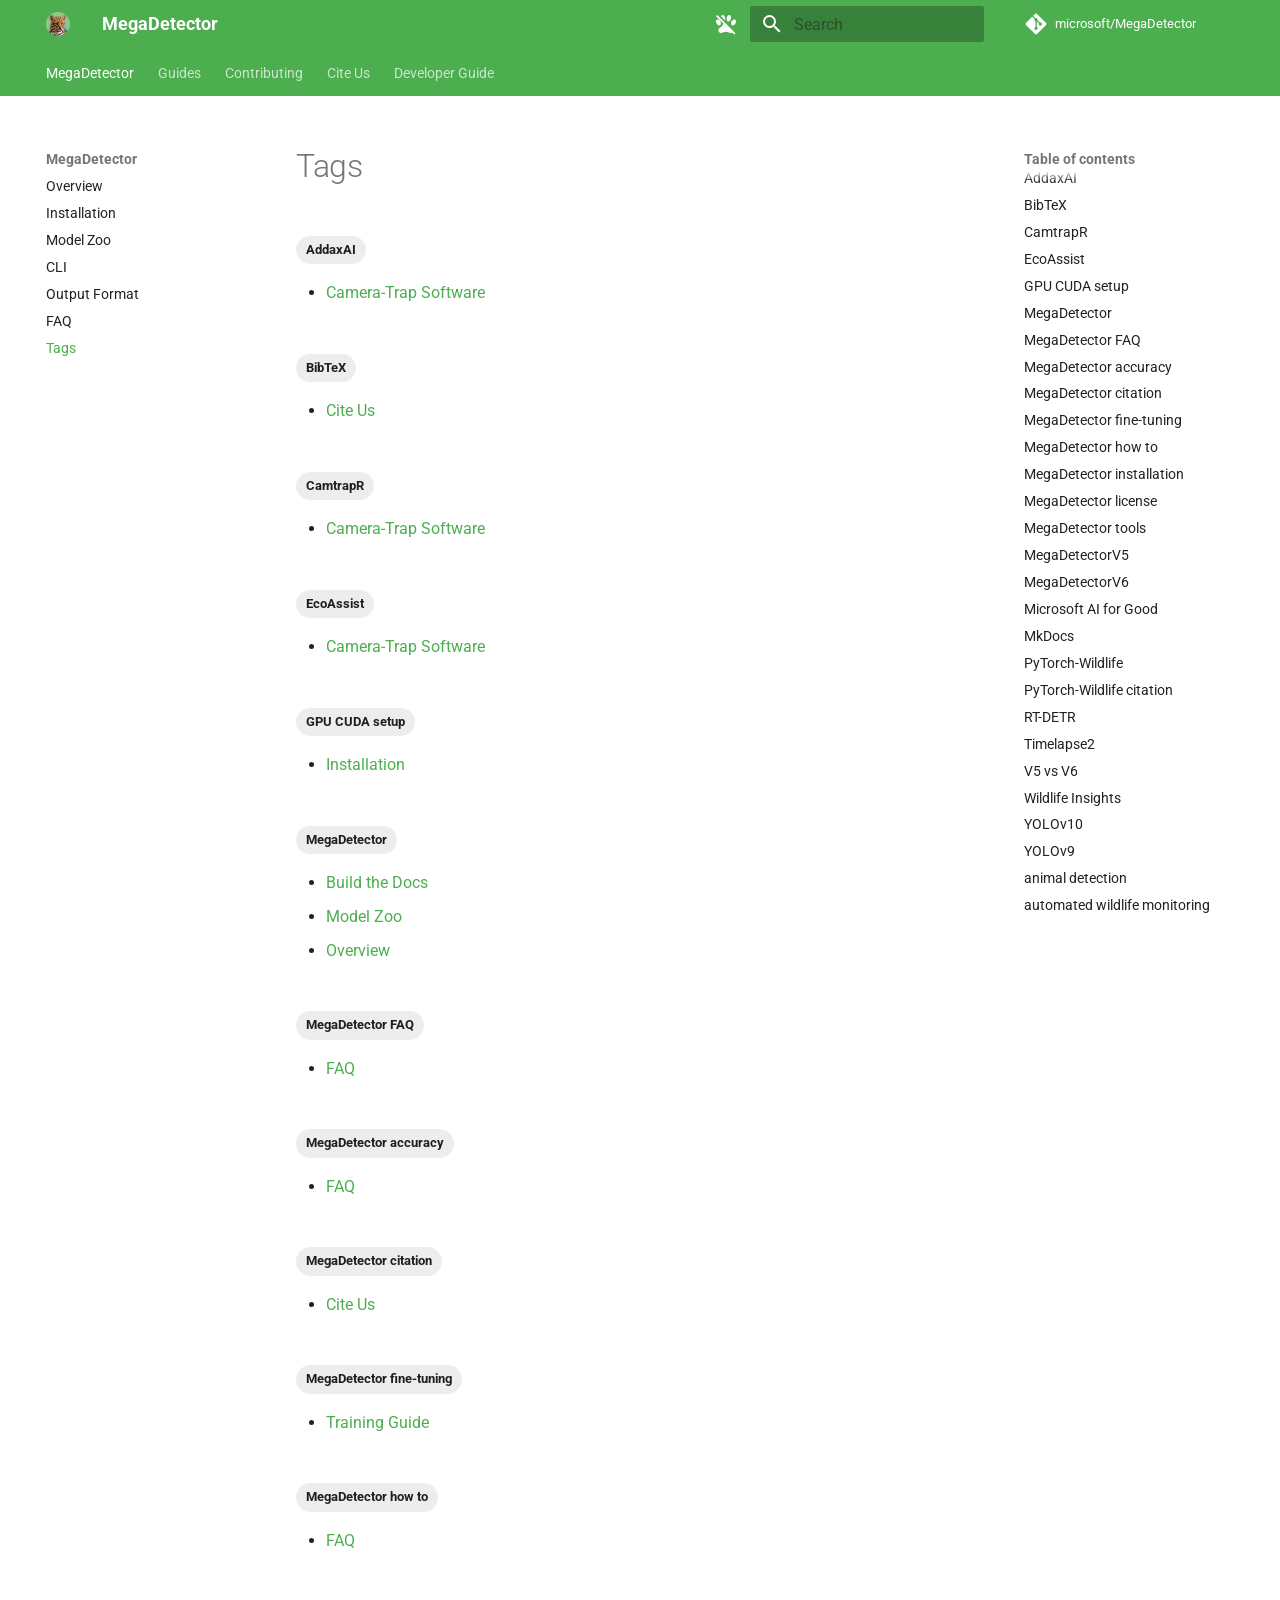
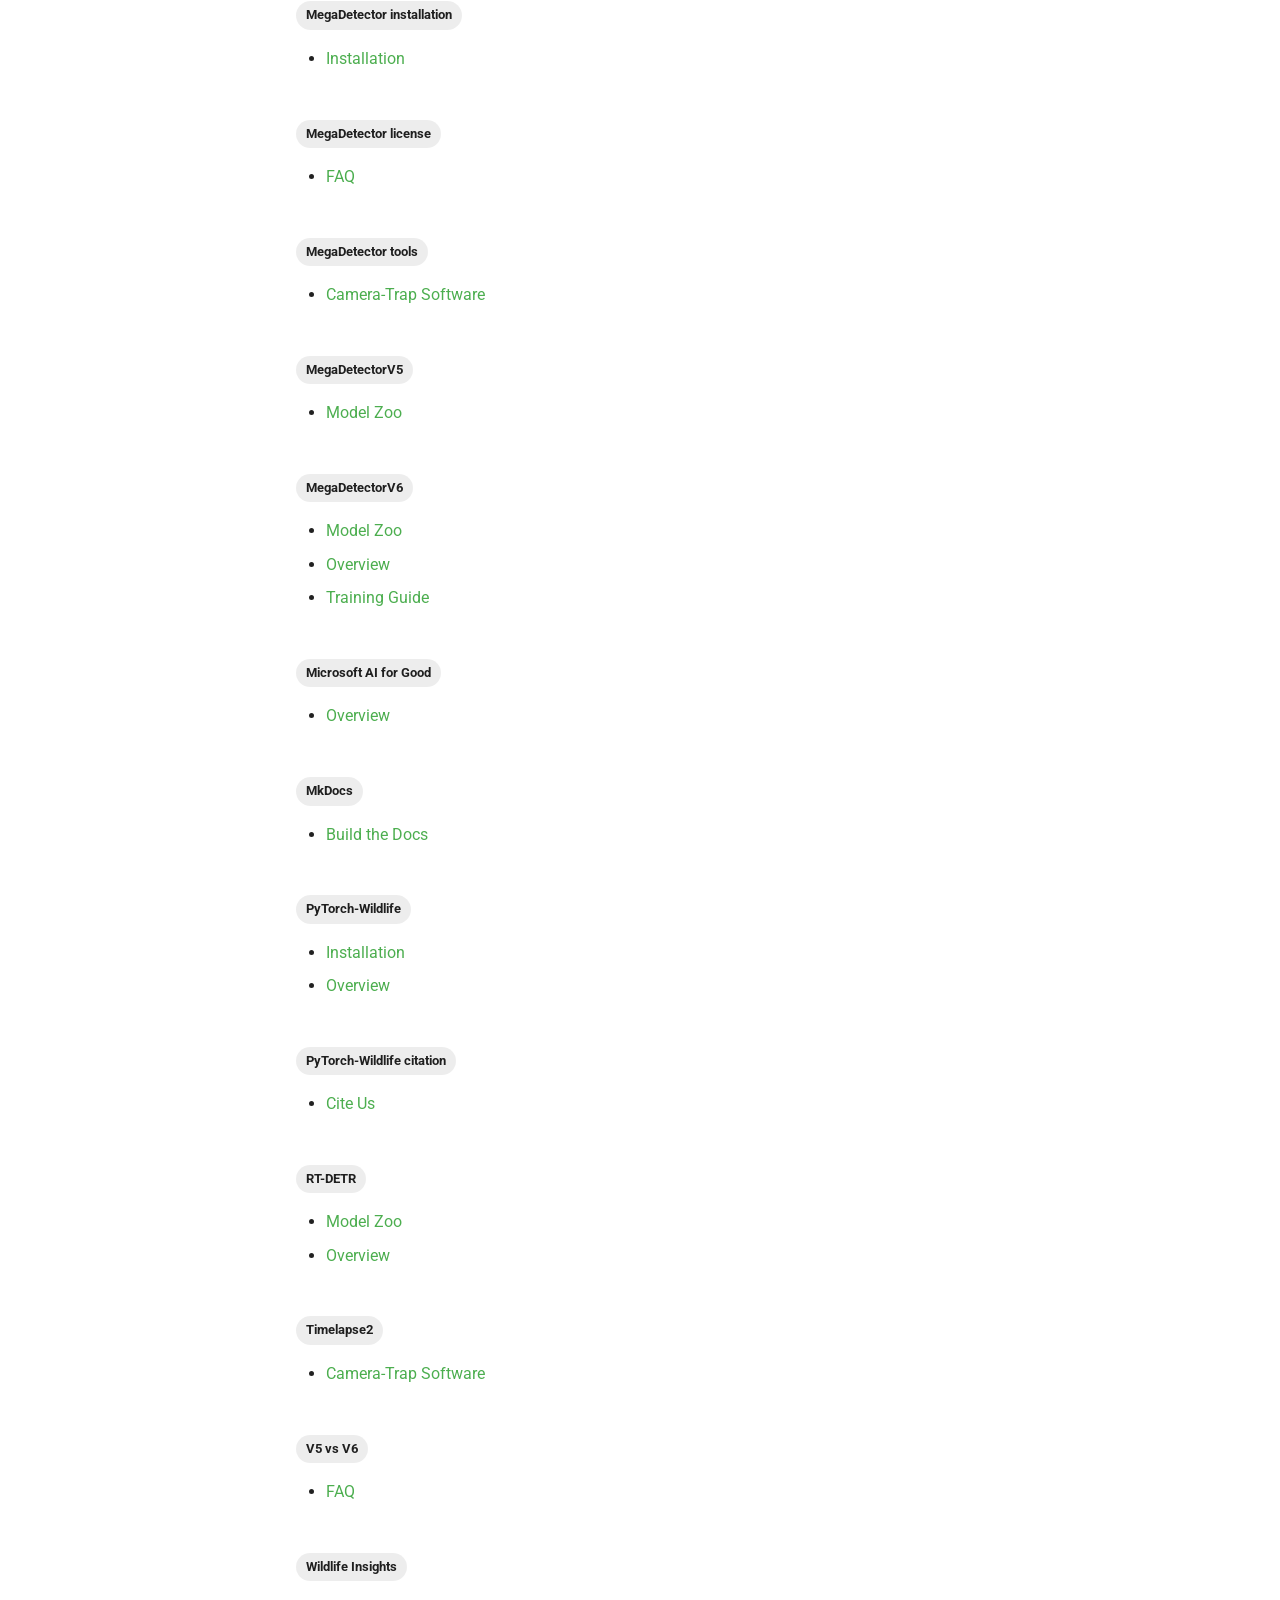
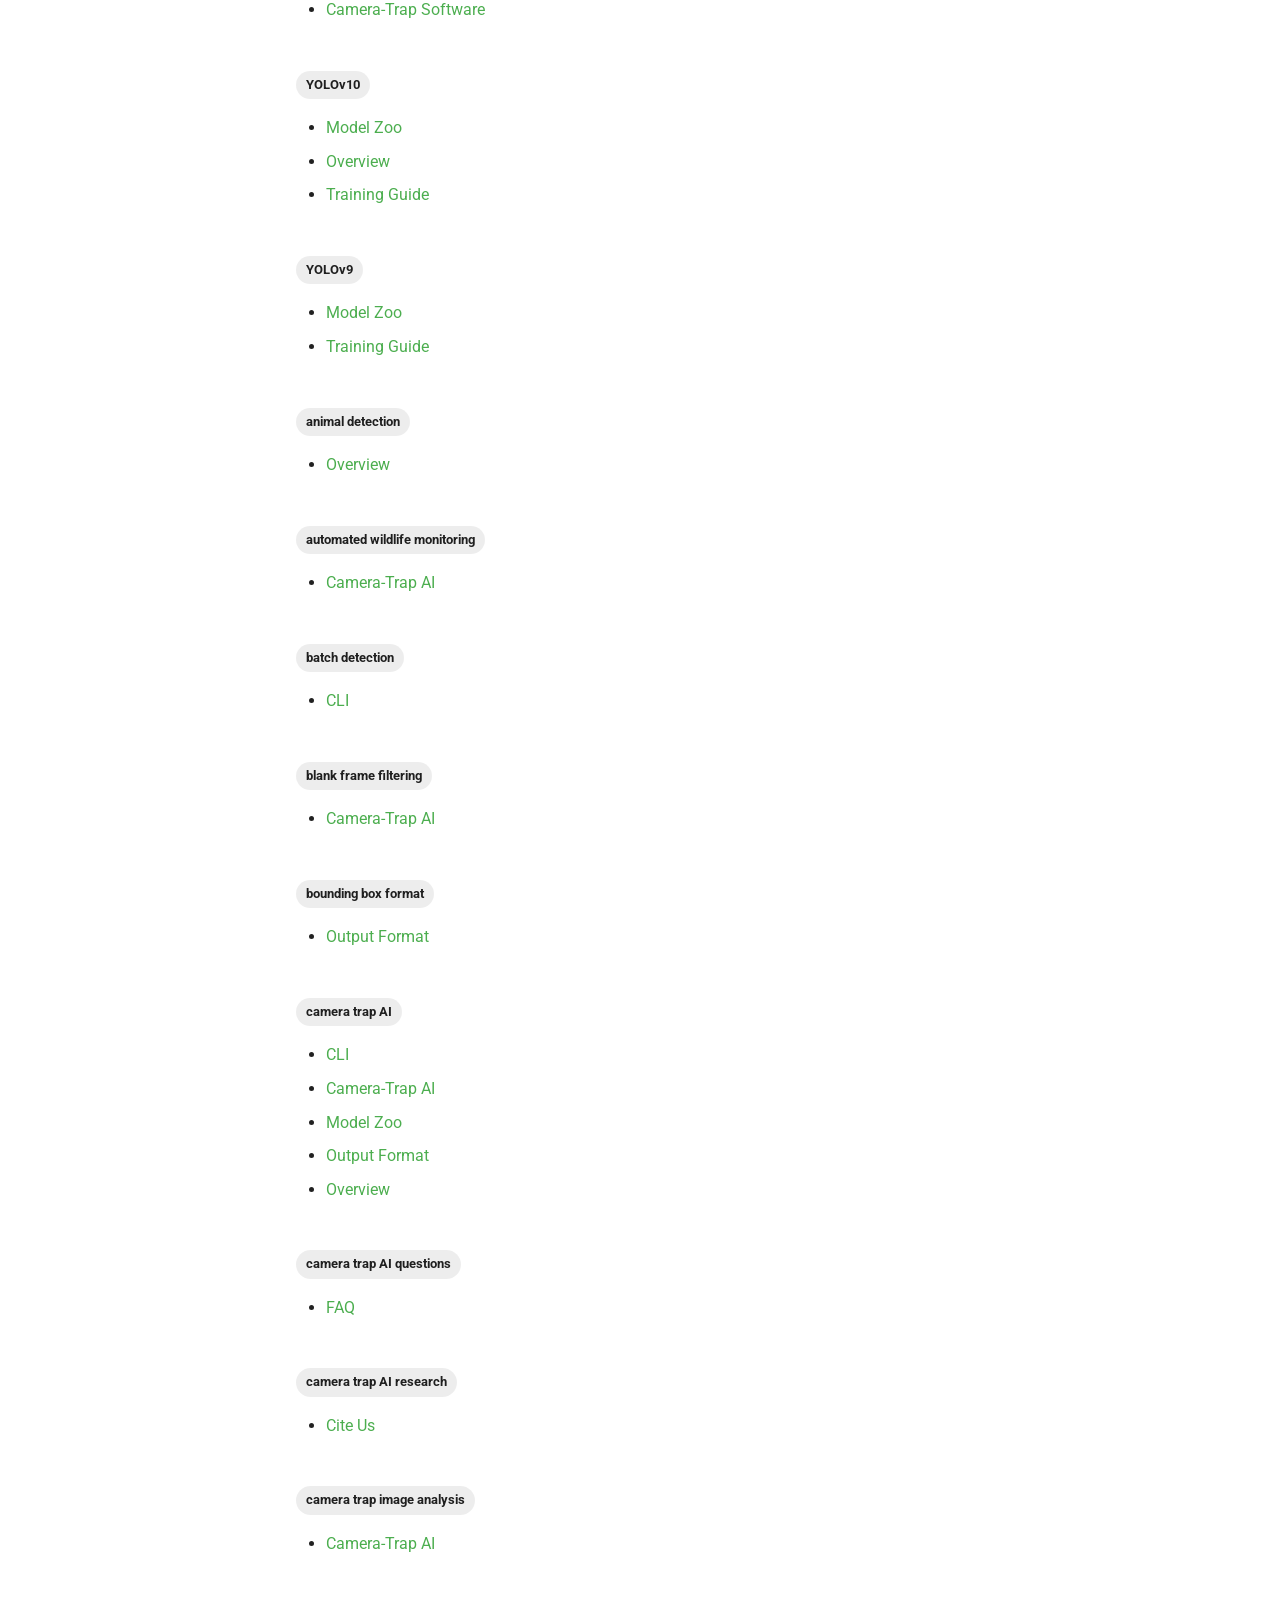
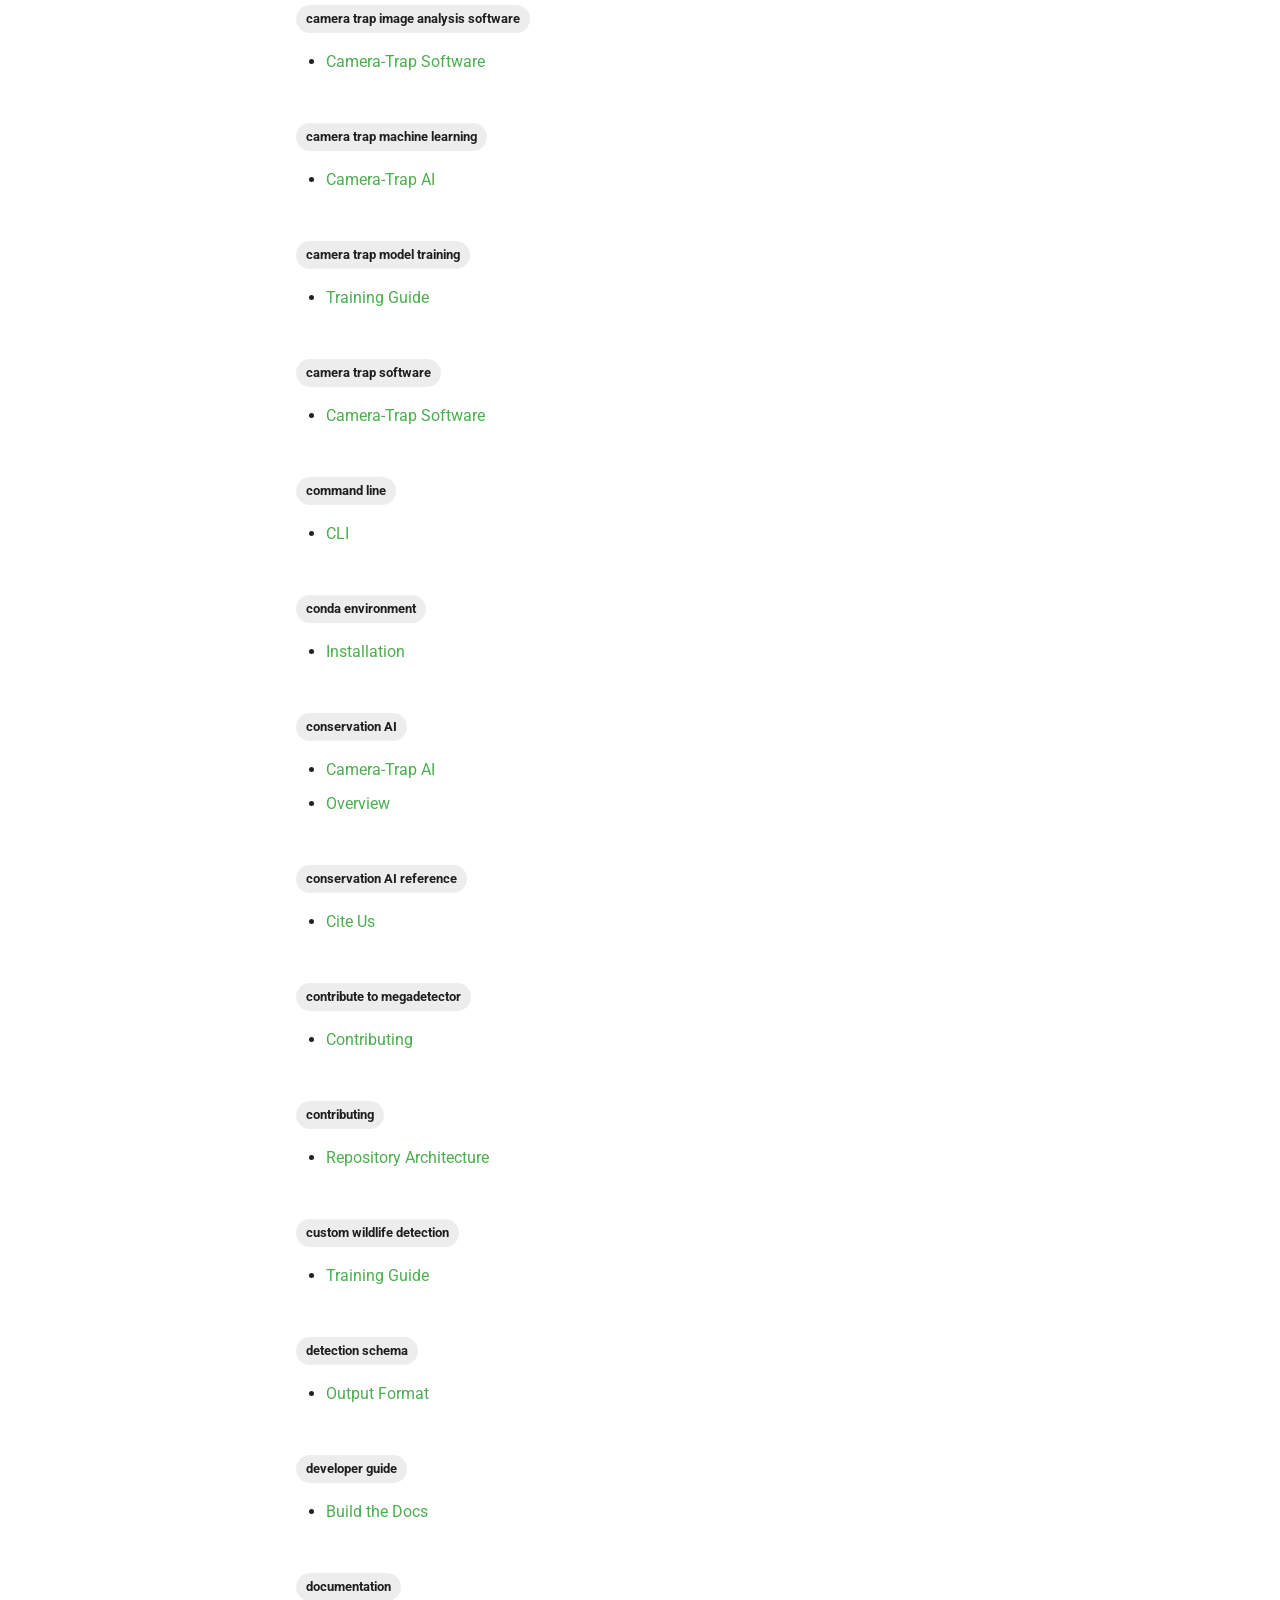
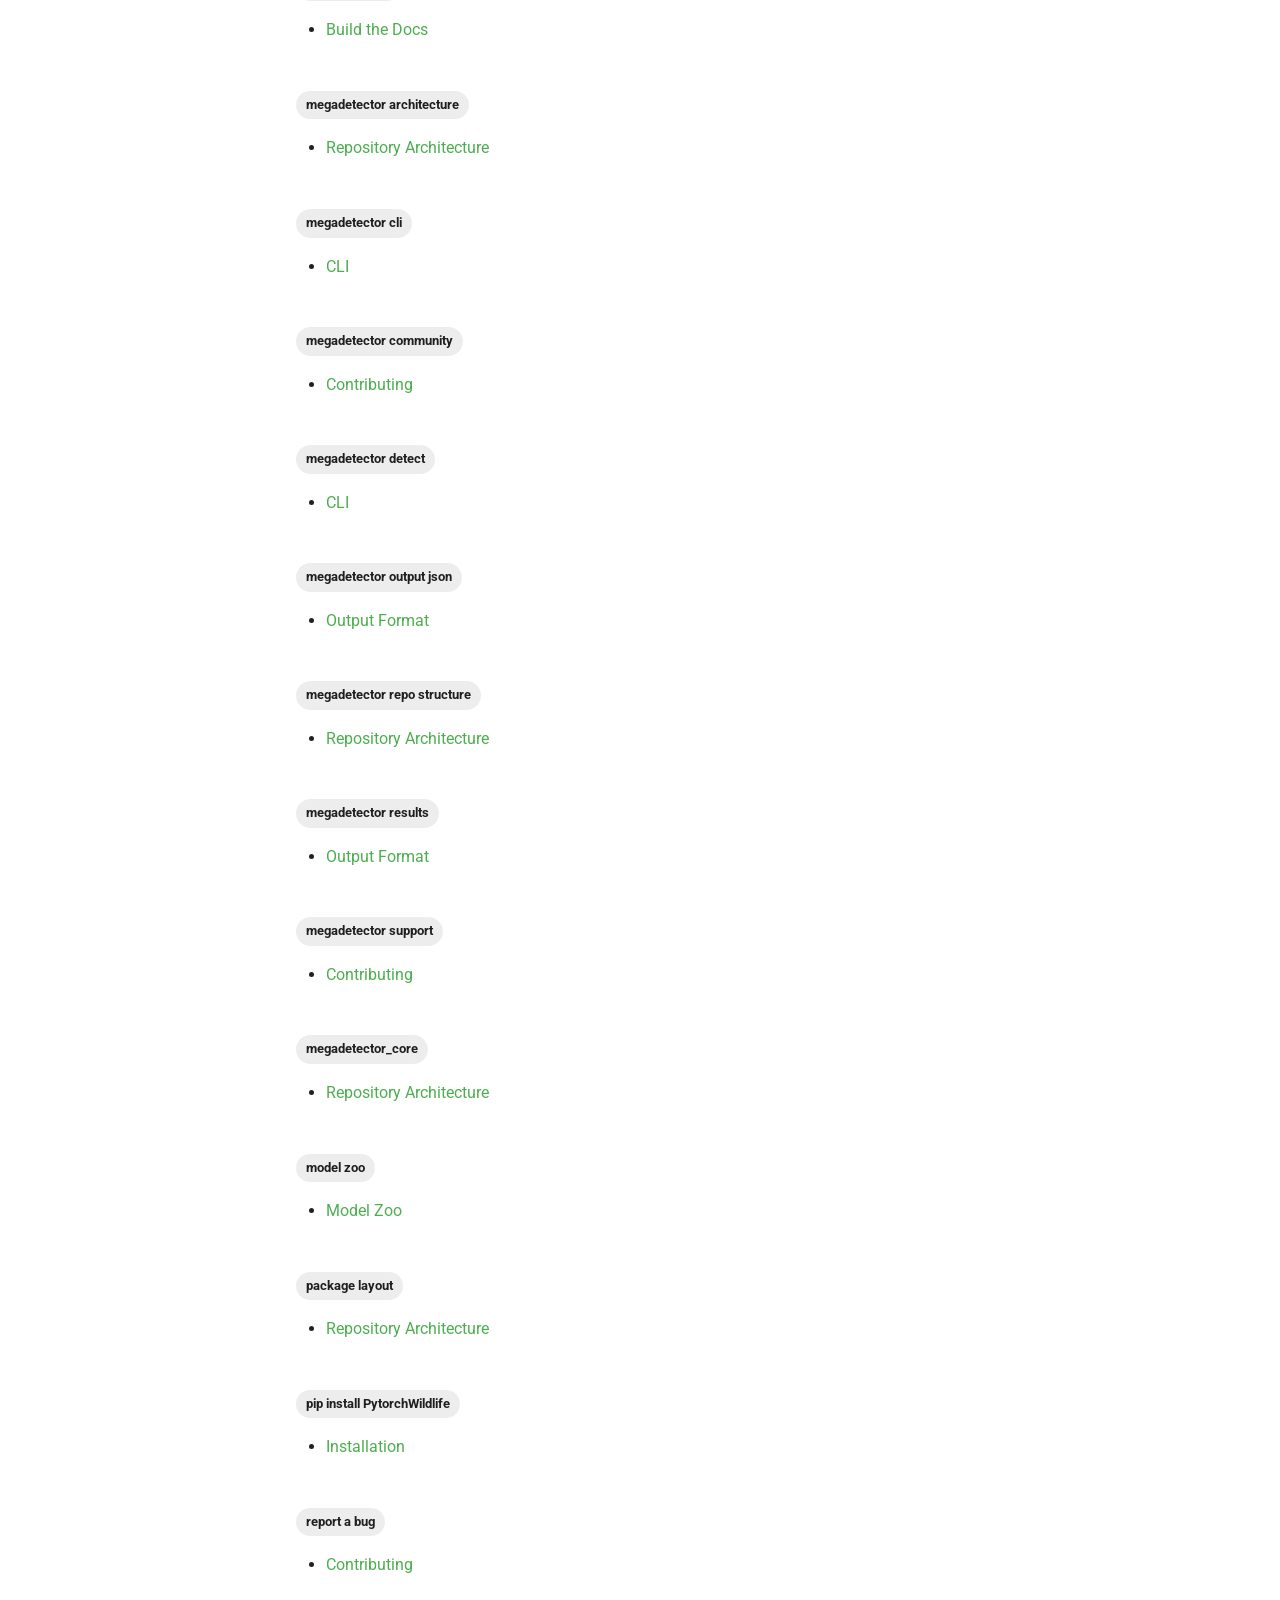
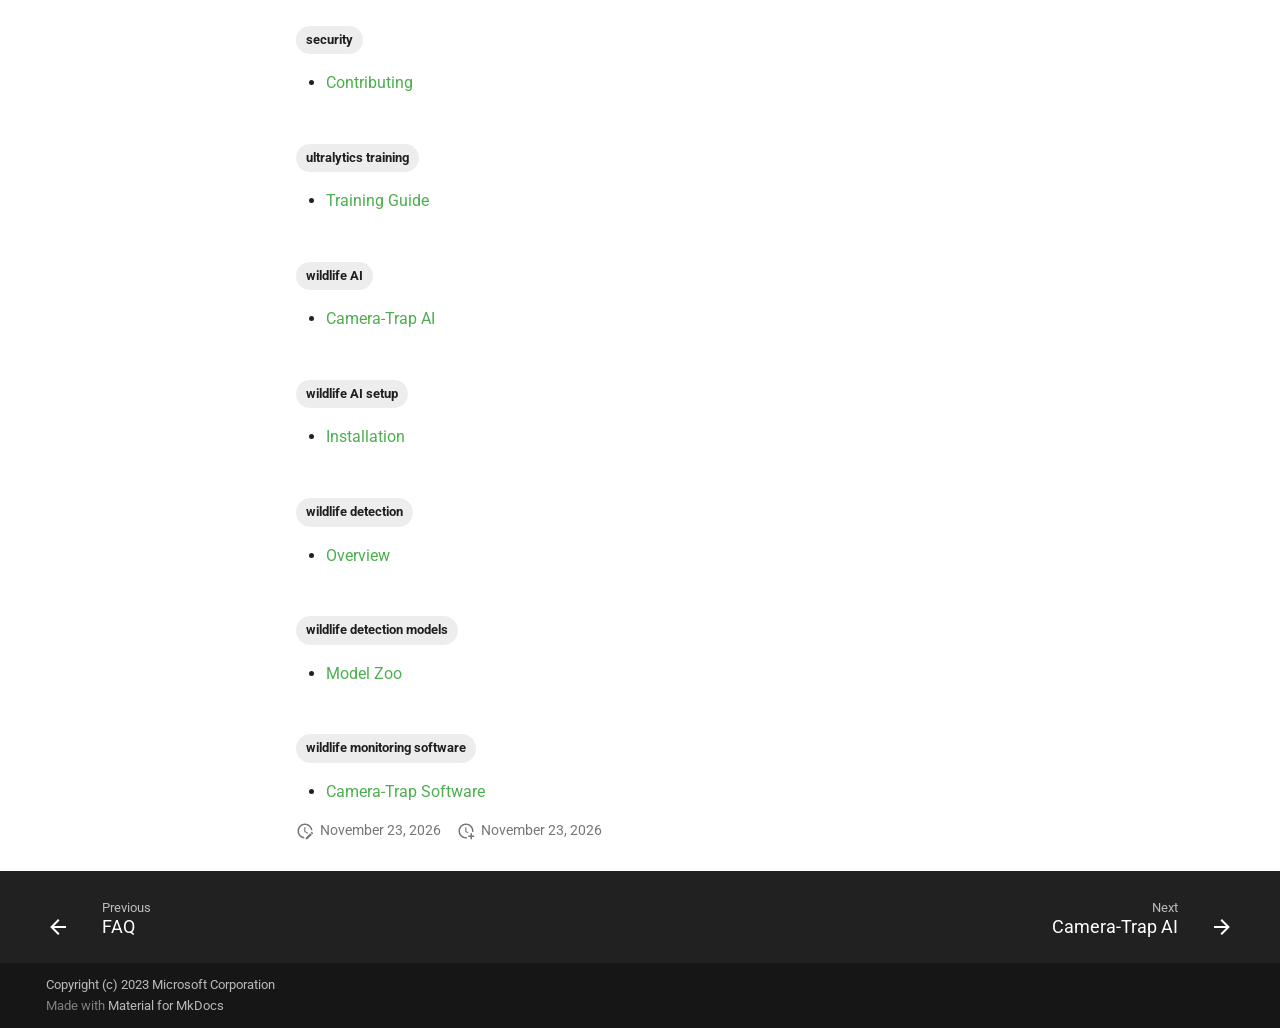
<file: tags/index.html>
<!doctype html>
<html lang="en" class="no-js">
  <head>
    
      <meta charset="utf-8">
      <meta name="viewport" content="width=device-width,initial-scale=1">
      
        <meta name="description" content="Browse all topics across the MegaDetector documentation.">
      
      
      
        <link rel="canonical" href="https://microsoft.github.io/MegaDetector/tags/">
      
      
        <link rel="prev" href="../faq/">
      
      
        <link rel="next" href="../camera-trap-ai/">
      
      
        
      
      
      <link rel="icon" href="../assets/cat.png">
      <meta name="generator" content="mkdocs-1.6.1, mkdocs-material-9.7.7">
    
    
      
        <title>Browse MegaDetector Documentation by Topic - MegaDetector</title>
      
    
    
      <link rel="stylesheet" href="../assets/stylesheets/main.ec1eaa64.min.css">
      
        
        <link rel="stylesheet" href="../assets/stylesheets/palette.ab4e12ef.min.css">
      
      
  
  
    
      
      
    
  
    
      
      
    
  
    
      
      
    
  
    
      
      
    
  
    
      
      
    
  
    
      
      
    
  
    
      
      
    
  
    
      
      
    
  
    
      
      
    
  
    
      
      
    
  
    
      
      
    
  
    
      
      
    
  
  
  <style>:root{--md-admonition-icon--note:url('data:image/svg+xml;charset=utf-8,%3Csvg%20xmlns%3D%22http%3A//www.w3.org/2000/svg%22%20viewBox%3D%220%200%2024%2024%22%3E%3Cpath%20d%3D%22M14%2010V4.5l5.5%205.5M5%203c-1.11%200-2%20.89-2%202v14a2%202%200%200%200%202%202h14a2%202%200%200%200%202-2V9l-6-6z%22/%3E%3C/svg%3E');--md-admonition-icon--abstract:url('data:image/svg+xml;charset=utf-8,%3Csvg%20xmlns%3D%22http%3A//www.w3.org/2000/svg%22%20viewBox%3D%220%200%2024%2024%22%3E%3Cpath%20d%3D%22M12%202a7%207%200%200%200-7%207c0%202.38%201.19%204.47%203%205.74V17a1%201%200%200%200%201%201h6a1%201%200%200%200%201-1v-2.26c1.81-1.27%203-3.36%203-5.74a7%207%200%200%200-7-7M9%2021a1%201%200%200%200%201%201h4a1%201%200%200%200%201-1v-1H9z%22/%3E%3C/svg%3E');--md-admonition-icon--info:url('data:image/svg+xml;charset=utf-8,%3Csvg%20xmlns%3D%22http%3A//www.w3.org/2000/svg%22%20viewBox%3D%220%200%2024%2024%22%3E%3Cpath%20d%3D%22M13%209h-2V7h2m0%2010h-2v-6h2m-1-9A10%2010%200%200%200%202%2012a10%2010%200%200%200%2010%2010%2010%2010%200%200%200%2010-10A10%2010%200%200%200%2012%202%22/%3E%3C/svg%3E');--md-admonition-icon--tip:url('data:image/svg+xml;charset=utf-8,%3Csvg%20xmlns%3D%22http%3A//www.w3.org/2000/svg%22%20viewBox%3D%220%200%2024%2024%22%3E%3Cpath%20d%3D%22M12%206a6%206%200%200%201%206%206c0%202.22-1.21%204.16-3%205.2V19a1%201%200%200%201-1%201h-4a1%201%200%200%201-1-1v-1.8c-1.79-1.04-3-2.98-3-5.2a6%206%200%200%201%206-6m2%2015v1a1%201%200%200%201-1%201h-2a1%201%200%200%201-1-1v-1zm6-10h3v2h-3zM1%2011h3v2H1zM13%201v3h-2V1zM4.92%203.5l2.13%202.14-1.42%201.41L3.5%204.93zm12.03%202.13%202.12-2.13%201.43%201.43-2.13%202.12z%22/%3E%3C/svg%3E');--md-admonition-icon--success:url('data:image/svg+xml;charset=utf-8,%3Csvg%20xmlns%3D%22http%3A//www.w3.org/2000/svg%22%20viewBox%3D%220%200%2024%2024%22%3E%3Cpath%20d%3D%22M12%202C6.5%202%202%206.5%202%2012s4.5%2010%2010%2010%2010-4.5%2010-10S17.5%202%2012%202m-2%2015-5-5%201.41-1.41L10%2014.17l7.59-7.59L19%208z%22/%3E%3C/svg%3E');--md-admonition-icon--question:url('data:image/svg+xml;charset=utf-8,%3Csvg%20xmlns%3D%22http%3A//www.w3.org/2000/svg%22%20viewBox%3D%220%200%2024%2024%22%3E%3Cpath%20d%3D%22m15.07%2011.25-.9.92C13.45%2012.89%2013%2013.5%2013%2015h-2v-.5c0-1.11.45-2.11%201.17-2.83l1.24-1.26c.37-.36.59-.86.59-1.41a2%202%200%200%200-2-2%202%202%200%200%200-2%202H8a4%204%200%200%201%204-4%204%204%200%200%201%204%204%203.2%203.2%200%200%201-.93%202.25M13%2019h-2v-2h2M12%202A10%2010%200%200%200%202%2012a10%2010%200%200%200%2010%2010%2010%2010%200%200%200%2010-10c0-5.53-4.5-10-10-10%22/%3E%3C/svg%3E');--md-admonition-icon--warning:url('data:image/svg+xml;charset=utf-8,%3Csvg%20xmlns%3D%22http%3A//www.w3.org/2000/svg%22%20viewBox%3D%220%200%2024%2024%22%3E%3Cpath%20d%3D%22M13%2014h-2V9h2m0%209h-2v-2h2M1%2021h22L12%202z%22/%3E%3C/svg%3E');--md-admonition-icon--failure:url('data:image/svg+xml;charset=utf-8,%3Csvg%20xmlns%3D%22http%3A//www.w3.org/2000/svg%22%20viewBox%3D%220%200%2024%2024%22%3E%3Cpath%20d%3D%22M13%2013h-2V7h2m0%2010h-2v-2h2M12%202A10%2010%200%200%200%202%2012a10%2010%200%200%200%2010%2010%2010%2010%200%200%200%2010-10A10%2010%200%200%200%2012%202%22/%3E%3C/svg%3E');--md-admonition-icon--danger:url('data:image/svg+xml;charset=utf-8,%3Csvg%20xmlns%3D%22http%3A//www.w3.org/2000/svg%22%20viewBox%3D%220%200%2024%2024%22%3E%3Cpath%20d%3D%22M13%2013h-2V7h2m-2%208h2v2h-2m4.73-14H8.27L3%208.27v7.46L8.27%2021h7.46L21%2015.73V8.27z%22/%3E%3C/svg%3E');--md-admonition-icon--bug:url('data:image/svg+xml;charset=utf-8,%3Csvg%20xmlns%3D%22http%3A//www.w3.org/2000/svg%22%20viewBox%3D%220%200%2024%2024%22%3E%3Cpath%20d%3D%22M14%2012h-4v-2h4m0%206h-4v-2h4m6-6h-2.81a6%206%200%200%200-1.82-1.96L17%204.41%2015.59%203l-2.17%202.17a6%206%200%200%200-2.83%200L8.41%203%207%204.41l1.62%201.63C7.88%206.55%207.26%207.22%206.81%208H4v2h2.09c-.05.33-.09.66-.09%201v1H4v2h2v1c0%20.34.04.67.09%201H4v2h2.81c1.04%201.79%202.97%203%205.19%203s4.15-1.21%205.19-3H20v-2h-2.09c.05-.33.09-.66.09-1v-1h2v-2h-2v-1c0-.34-.04-.67-.09-1H20z%22/%3E%3C/svg%3E');--md-admonition-icon--example:url('data:image/svg+xml;charset=utf-8,%3Csvg%20xmlns%3D%22http%3A//www.w3.org/2000/svg%22%20viewBox%3D%220%200%2024%2024%22%3E%3Cpath%20d%3D%22M7%205h14v2H7zm0%208v-2h14v2zM4%204.5A1.5%201.5%200%200%201%205.5%206%201.5%201.5%200%200%201%204%207.5%201.5%201.5%200%200%201%202.5%206%201.5%201.5%200%200%201%204%204.5m0%206A1.5%201.5%200%200%201%205.5%2012%201.5%201.5%200%200%201%204%2013.5%201.5%201.5%200%200%201%202.5%2012%201.5%201.5%200%200%201%204%2010.5M7%2019v-2h14v2zm-3-2.5A1.5%201.5%200%200%201%205.5%2018%201.5%201.5%200%200%201%204%2019.5%201.5%201.5%200%200%201%202.5%2018%201.5%201.5%200%200%201%204%2016.5%22/%3E%3C/svg%3E');--md-admonition-icon--quote:url('data:image/svg+xml;charset=utf-8,%3Csvg%20xmlns%3D%22http%3A//www.w3.org/2000/svg%22%20viewBox%3D%220%200%2024%2024%22%3E%3Cpath%20d%3D%22m10%207-2%204h3v6H5v-6l2-4zm8%200-2%204h3v6h-6v-6l2-4z%22/%3E%3C/svg%3E');}</style>



  
  
    
      
      
      
    
  
    
      
      
        
      
      
    
  
    
      
      
        
      
      
    
  
    
      
      
        
      
      
    
  
  
  <style>:root{.md-tag{--md-tag-icon:url('data:image/svg+xml;charset=utf-8,%3Csvg%20xmlns%3D%22http%3A//www.w3.org/2000/svg%22%20viewBox%3D%220%200%2024%2024%22%3E%3Cpath%20d%3D%22M5.5%207A1.5%201.5%200%200%201%204%205.5%201.5%201.5%200%200%201%205.5%204%201.5%201.5%200%200%201%207%205.5%201.5%201.5%200%200%201%205.5%207m15.91%204.58-9-9C12.05%202.22%2011.55%202%2011%202H4c-1.11%200-2%20.89-2%202v7c0%20.55.22%201.05.59%201.41l8.99%209c.37.36.87.59%201.42.59s1.05-.23%201.41-.59l7-7c.37-.36.59-.86.59-1.41%200-.56-.23-1.06-.59-1.42%22/%3E%3C/svg%3E');}.md-tag.md-tag--info{--md-tag-icon:url('data:image/svg+xml;charset=utf-8,%3Csvg%20xmlns%3D%22http%3A//www.w3.org/2000/svg%22%20viewBox%3D%220%200%2024%2024%22%3E%3Cpath%20d%3D%22M13%209h-2V7h2m0%2010h-2v-6h2m-1-9A10%2010%200%200%200%202%2012a10%2010%200%200%200%2010%2010%2010%2010%200%200%200%2010-10A10%2010%200%200%200%2012%202%22/%3E%3C/svg%3E');}.md-tag.md-tag--warning{--md-tag-icon:url('data:image/svg+xml;charset=utf-8,%3Csvg%20xmlns%3D%22http%3A//www.w3.org/2000/svg%22%20viewBox%3D%220%200%2024%2024%22%3E%3Cpath%20d%3D%22M13%2014h-2V9h2m0%209h-2v-2h2M1%2021h22L12%202z%22/%3E%3C/svg%3E');}.md-tag.md-tag--danger{--md-tag-icon:url('data:image/svg+xml;charset=utf-8,%3Csvg%20xmlns%3D%22http%3A//www.w3.org/2000/svg%22%20viewBox%3D%220%200%2024%2024%22%3E%3Cpath%20d%3D%22M13%2013h-2V7h2m-2%208h2v2h-2m4.73-14H8.27L3%208.27v7.46L8.27%2021h7.46L21%2015.73V8.27z%22/%3E%3C/svg%3E');}}</style>

    
    
      
    
    
      
        
        
        <link rel="preconnect" href="https://fonts.gstatic.com" crossorigin>
        <link rel="stylesheet" href="https://fonts.googleapis.com/css?family=Roboto:300,300i,400,400i,700,700i%7CRoboto+Mono:400,400i,700,700i&display=fallback">
        <style>:root{--md-text-font:"Roboto";--md-code-font:"Roboto Mono"}</style>
      
    
    
    <script>__md_scope=new URL("..",location),__md_hash=e=>[...e].reduce(((e,_)=>(e<<5)-e+_.charCodeAt(0)),0),__md_get=(e,_=localStorage,t=__md_scope)=>JSON.parse(_.getItem(t.pathname+"."+e)),__md_set=(e,_,t=localStorage,a=__md_scope)=>{try{t.setItem(a.pathname+"."+e,JSON.stringify(_))}catch(e){}}</script>
    
      

    
    
  <meta property="og:type" content="website">
  <meta property="og:site_name" content="MegaDetector">
  <meta property="og:title" content="Browse MegaDetector Documentation by Topic">
  <meta property="og:description" content="Browse all topics across the MegaDetector documentation.">
  <meta property="og:url" content="https://microsoft.github.io/MegaDetector/tags/">
  <meta property="og:image" content="https://microsoft.github.io/MegaDetector/assets/megadetector-banner.png">
  <meta property="og:image:alt" content="MegaDetector: open-source camera-trap AI from the Microsoft AI for Good Lab">
  <meta name="twitter:card" content="summary_large_image">
  <meta name="twitter:title" content="Browse MegaDetector Documentation by Topic">
  <meta name="twitter:description" content="Browse all topics across the MegaDetector documentation.">
  <meta name="twitter:image" content="https://microsoft.github.io/MegaDetector/assets/megadetector-banner.png">
  <meta name="twitter:image:alt" content="MegaDetector: open-source camera-trap AI from the Microsoft AI for Good Lab"><script type="application/ld+json">{"@context": "https://schema.org", "@type": "BreadcrumbList", "itemListElement": [{"@type": "ListItem", "item": "https://microsoft.github.io/MegaDetector/", "name": "MegaDetector", "position": 1}, {"@type": "ListItem", "item": "https://microsoft.github.io/MegaDetector/tags/", "name": "Tags", "position": 2}]}</script>

  </head>
  
  
    
    
      
    
    
    
    
    <body dir="ltr" data-md-color-scheme="default" data-md-color-primary="green" data-md-color-accent="deep-orange">
  
    
    <input class="md-toggle" data-md-toggle="drawer" type="checkbox" id="__drawer" autocomplete="off">
    <input class="md-toggle" data-md-toggle="search" type="checkbox" id="__search" autocomplete="off">
    <label class="md-overlay" for="__drawer"></label>
    <div data-md-component="skip">
      
        
        <a href="#tags" class="md-skip">
          Skip to content
        </a>
      
    </div>
    <div data-md-component="announce">
      
    </div>
    
    
      

<header class="md-header" data-md-component="header">
  <nav class="md-header__inner md-grid" aria-label="Header">
    <a href=".." title="MegaDetector" class="md-header__button md-logo" aria-label="MegaDetector" data-md-component="logo">
      
  <img src="../assets/cat.png" alt="logo">

    </a>
    <label class="md-header__button md-icon" for="__drawer">
      
      <svg xmlns="http://www.w3.org/2000/svg" viewBox="0 0 24 24"><path d="M3 6h18v2H3zm0 5h18v2H3zm0 5h18v2H3z"/></svg>
    </label>
    <div class="md-header__title" data-md-component="header-title">
      <div class="md-header__ellipsis">
        <div class="md-header__topic">
          <span class="md-ellipsis">
            MegaDetector
          </span>
        </div>
        <div class="md-header__topic" data-md-component="header-topic">
          <span class="md-ellipsis">
            
              Browse MegaDetector Documentation by Topic
            
          </span>
        </div>
      </div>
    </div>
    
      
        <form class="md-header__option" data-md-component="palette">
  
    
    
    
    <input class="md-option" data-md-color-media="(prefers-color-scheme: light)" data-md-color-scheme="default" data-md-color-primary="green" data-md-color-accent="deep-orange"  aria-label="Switch to dark mode"  type="radio" name="__palette" id="__palette_0">
    
      <label class="md-header__button md-icon" title="Switch to dark mode" for="__palette_1" hidden>
        <svg xmlns="http://www.w3.org/2000/svg" viewBox="0 0 24 24"><path d="M2 4.27 3.28 3 21.5 21.22l-1.27 1.28-2-2c-.14.1-.29.18-.44.25-1.79.82-3.91-.88-5.9-.88s-4.13 1.77-5.89.88c-1-.49-1.69-1.79-1.56-2.87.18-1.49 1.97-2.29 3.03-3.38.74-.73 1.37-1.81 2.08-2.68zM8.35 3c1.18-.17 2.43 1.12 2.79 2.9.18.85.12 1.66-.14 2.29L7.03 4.2c.26-.65.72-1.1 1.32-1.2m7.15 0c1.19.19 1.85 1.77 1.5 3.54-.38 1.78-1.63 3.07-2.81 2.89-1.19-.18-1.84-1.76-1.47-3.53.36-1.78 1.61-3.07 2.78-2.9M3 7.6c1.14-.49 2.69.4 3.5 1.95.76 1.58.5 3.24-.63 3.73s-2.67-.39-3.46-1.96S1.9 8.08 3 7.6m18 0c1.1.48 1.38 2.15.59 3.72s-2.33 2.45-3.46 1.96-1.39-2.15-.63-3.73C18.31 8 19.86 7.11 21 7.6"/></svg>
      </label>
    
  
    
    
    
    <input class="md-option" data-md-color-media="(prefers-color-scheme: dark)" data-md-color-scheme="slate" data-md-color-primary="teal" data-md-color-accent="deep-orange"  aria-label="Switch to light mode"  type="radio" name="__palette" id="__palette_1">
    
      <label class="md-header__button md-icon" title="Switch to light mode" for="__palette_0" hidden>
        <svg xmlns="http://www.w3.org/2000/svg" viewBox="0 0 24 24"><path d="M8.35 3c1.18-.17 2.43 1.12 2.79 2.9.36 1.77-.29 3.35-1.47 3.53-1.17.18-2.43-1.11-2.8-2.89-.37-1.77.3-3.35 1.48-3.54m7.15 0c1.19.19 1.85 1.77 1.5 3.54-.38 1.78-1.63 3.07-2.81 2.89-1.19-.18-1.84-1.76-1.47-3.53.36-1.78 1.61-3.07 2.78-2.9M3 7.6c1.14-.49 2.69.4 3.5 1.95.76 1.58.5 3.24-.63 3.73s-2.67-.39-3.46-1.96S1.9 8.08 3 7.6m18 0c1.1.48 1.38 2.15.59 3.72s-2.33 2.45-3.46 1.96-1.39-2.15-.63-3.73C18.31 8 19.86 7.11 21 7.6m-1.67 10.78c.04.94-.68 1.98-1.54 2.37-1.79.82-3.91-.88-5.9-.88s-4.13 1.77-5.89.88c-1-.49-1.69-1.79-1.56-2.87.18-1.49 1.97-2.29 3.03-3.38 1.41-1.41 2.41-4.06 4.42-4.06 2 0 3.06 2.61 4.41 4.06 1.11 1.22 2.96 2.25 3.03 3.88"/></svg>
      </label>
    
  
</form>
      
    
    
      <script>var palette=__md_get("__palette");if(palette&&palette.color){if("(prefers-color-scheme)"===palette.color.media){var media=matchMedia("(prefers-color-scheme: light)"),input=document.querySelector(media.matches?"[data-md-color-media='(prefers-color-scheme: light)']":"[data-md-color-media='(prefers-color-scheme: dark)']");palette.color.media=input.getAttribute("data-md-color-media"),palette.color.scheme=input.getAttribute("data-md-color-scheme"),palette.color.primary=input.getAttribute("data-md-color-primary"),palette.color.accent=input.getAttribute("data-md-color-accent")}for(var[key,value]of Object.entries(palette.color))document.body.setAttribute("data-md-color-"+key,value)}</script>
    
    
    
      
      
        <label class="md-header__button md-icon" for="__search">
          
          <svg xmlns="http://www.w3.org/2000/svg" viewBox="0 0 24 24"><path d="M9.5 3A6.5 6.5 0 0 1 16 9.5c0 1.61-.59 3.09-1.56 4.23l.27.27h.79l5 5-1.5 1.5-5-5v-.79l-.27-.27A6.52 6.52 0 0 1 9.5 16 6.5 6.5 0 0 1 3 9.5 6.5 6.5 0 0 1 9.5 3m0 2C7 5 5 7 5 9.5S7 14 9.5 14 14 12 14 9.5 12 5 9.5 5"/></svg>
        </label>
        <div class="md-search" data-md-component="search" role="dialog">
  <label class="md-search__overlay" for="__search"></label>
  <div class="md-search__inner" role="search">
    <form class="md-search__form" name="search">
      <input type="text" class="md-search__input" name="query" aria-label="Search" placeholder="Search" autocapitalize="off" autocorrect="off" autocomplete="off" spellcheck="false" data-md-component="search-query" required>
      <label class="md-search__icon md-icon" for="__search">
        
        <svg xmlns="http://www.w3.org/2000/svg" viewBox="0 0 24 24"><path d="M9.5 3A6.5 6.5 0 0 1 16 9.5c0 1.61-.59 3.09-1.56 4.23l.27.27h.79l5 5-1.5 1.5-5-5v-.79l-.27-.27A6.52 6.52 0 0 1 9.5 16 6.5 6.5 0 0 1 3 9.5 6.5 6.5 0 0 1 9.5 3m0 2C7 5 5 7 5 9.5S7 14 9.5 14 14 12 14 9.5 12 5 9.5 5"/></svg>
        
        <svg xmlns="http://www.w3.org/2000/svg" viewBox="0 0 24 24"><path d="M20 11v2H8l5.5 5.5-1.42 1.42L4.16 12l7.92-7.92L13.5 5.5 8 11z"/></svg>
      </label>
      <nav class="md-search__options" aria-label="Search">
        
          <a href="javascript:void(0)" class="md-search__icon md-icon" title="Share" aria-label="Share" data-clipboard data-clipboard-text="" data-md-component="search-share" tabindex="-1">
            
            <svg xmlns="http://www.w3.org/2000/svg" viewBox="0 0 24 24"><path d="M18 16.08c-.76 0-1.44.3-1.96.77L8.91 12.7c.05-.23.09-.46.09-.7s-.04-.47-.09-.7l7.05-4.11c.54.5 1.25.81 2.04.81a3 3 0 0 0 3-3 3 3 0 0 0-3-3 3 3 0 0 0-3 3c0 .24.04.47.09.7L8.04 9.81C7.5 9.31 6.79 9 6 9a3 3 0 0 0-3 3 3 3 0 0 0 3 3c.79 0 1.5-.31 2.04-.81l7.12 4.15c-.05.21-.08.43-.08.66 0 1.61 1.31 2.91 2.92 2.91s2.92-1.3 2.92-2.91A2.92 2.92 0 0 0 18 16.08"/></svg>
          </a>
        
        <button type="reset" class="md-search__icon md-icon" title="Clear" aria-label="Clear" tabindex="-1">
          
          <svg xmlns="http://www.w3.org/2000/svg" viewBox="0 0 24 24"><path d="M19 6.41 17.59 5 12 10.59 6.41 5 5 6.41 10.59 12 5 17.59 6.41 19 12 13.41 17.59 19 19 17.59 13.41 12z"/></svg>
        </button>
      </nav>
      
        <div class="md-search__suggest" data-md-component="search-suggest"></div>
      
    </form>
    <div class="md-search__output">
      <div class="md-search__scrollwrap" tabindex="0" data-md-scrollfix>
        <div class="md-search-result" data-md-component="search-result">
          <div class="md-search-result__meta">
            Initializing search
          </div>
          <ol class="md-search-result__list" role="presentation"></ol>
        </div>
      </div>
    </div>
  </div>
</div>
      
    
    
      <div class="md-header__source">
        <a href="https://github.com/microsoft/MegaDetector" title="Go to repository" class="md-source" data-md-component="source">
  <div class="md-source__icon md-icon">
    
    <svg xmlns="http://www.w3.org/2000/svg" viewBox="0 0 448 512"><!--! Font Awesome Free 7.1.0 by @fontawesome - https://fontawesome.com License - https://fontawesome.com/license/free (Icons: CC BY 4.0, Fonts: SIL OFL 1.1, Code: MIT License) Copyright 2025 Fonticons, Inc.--><path d="M439.6 236.1 244 40.5c-5.4-5.5-12.8-8.5-20.4-8.5s-15 3-20.4 8.4L162.5 81l51.5 51.5c27.1-9.1 52.7 16.8 43.4 43.7l49.7 49.7c34.2-11.8 61.2 31 35.5 56.7-26.5 26.5-70.2-2.9-56-37.3L240.3 199v121.9c25.3 12.5 22.3 41.8 9.1 55-6.4 6.4-15.2 10.1-24.3 10.1s-17.8-3.6-24.3-10.1c-17.6-17.6-11.1-46.9 11.2-56v-123c-20.8-8.5-24.6-30.7-18.6-45L142.6 101 8.5 235.1C3 240.6 0 247.9 0 255.5s3 15 8.5 20.4l195.6 195.7c5.4 5.4 12.7 8.4 20.4 8.4s15-3 20.4-8.4l194.7-194.7c5.4-5.4 8.4-12.8 8.4-20.4s-3-15-8.4-20.4"/></svg>
  </div>
  <div class="md-source__repository">
    microsoft/MegaDetector
  </div>
</a>
      </div>
    
  </nav>
  
</header>
    
    <div class="md-container" data-md-component="container">
      
      
        
          
            
<nav class="md-tabs" aria-label="Tabs" data-md-component="tabs">
  <div class="md-grid">
    <ul class="md-tabs__list">
      
        
  
  
  
    
  
  
    
    
      <li class="md-tabs__item md-tabs__item--active">
        <a href=".." class="md-tabs__link">
          
  
  
  MegaDetector

        </a>
      </li>
    
  

      
        
  
  
  
  
    
    
      <li class="md-tabs__item">
        <a href="../camera-trap-ai/" class="md-tabs__link">
          
  
  
  Guides

        </a>
      </li>
    
  

      
        
  
  
  
  
    <li class="md-tabs__item">
      <a href="../contributing/" class="md-tabs__link">
        
  
  
    
  
  Contributing

      </a>
    </li>
  

      
        
  
  
  
  
    <li class="md-tabs__item">
      <a href="../cite/" class="md-tabs__link">
        
  
  
    
  
  Cite Us

      </a>
    </li>
  

      
        
  
  
  
  
    
    
      <li class="md-tabs__item">
        <a href="../build_mkdocs/" class="md-tabs__link">
          
  
  
  Developer Guide

        </a>
      </li>
    
  

      
    </ul>
  </div>
</nav>
          
        
      
      <main class="md-main" data-md-component="main">
        <div class="md-main__inner md-grid">
          
            
              
              <div class="md-sidebar md-sidebar--primary" data-md-component="sidebar" data-md-type="navigation" >
                <div class="md-sidebar__scrollwrap">
                  <div class="md-sidebar__inner">
                    


  


<nav class="md-nav md-nav--primary md-nav--lifted" aria-label="Navigation" data-md-level="0">
  <label class="md-nav__title" for="__drawer">
    <a href=".." title="MegaDetector" class="md-nav__button md-logo" aria-label="MegaDetector" data-md-component="logo">
      
  <img src="../assets/cat.png" alt="logo">

    </a>
    MegaDetector
  </label>
  
    <div class="md-nav__source">
      <a href="https://github.com/microsoft/MegaDetector" title="Go to repository" class="md-source" data-md-component="source">
  <div class="md-source__icon md-icon">
    
    <svg xmlns="http://www.w3.org/2000/svg" viewBox="0 0 448 512"><!--! Font Awesome Free 7.1.0 by @fontawesome - https://fontawesome.com License - https://fontawesome.com/license/free (Icons: CC BY 4.0, Fonts: SIL OFL 1.1, Code: MIT License) Copyright 2025 Fonticons, Inc.--><path d="M439.6 236.1 244 40.5c-5.4-5.5-12.8-8.5-20.4-8.5s-15 3-20.4 8.4L162.5 81l51.5 51.5c27.1-9.1 52.7 16.8 43.4 43.7l49.7 49.7c34.2-11.8 61.2 31 35.5 56.7-26.5 26.5-70.2-2.9-56-37.3L240.3 199v121.9c25.3 12.5 22.3 41.8 9.1 55-6.4 6.4-15.2 10.1-24.3 10.1s-17.8-3.6-24.3-10.1c-17.6-17.6-11.1-46.9 11.2-56v-123c-20.8-8.5-24.6-30.7-18.6-45L142.6 101 8.5 235.1C3 240.6 0 247.9 0 255.5s3 15 8.5 20.4l195.6 195.7c5.4 5.4 12.7 8.4 20.4 8.4s15-3 20.4-8.4l194.7-194.7c5.4-5.4 8.4-12.8 8.4-20.4s-3-15-8.4-20.4"/></svg>
  </div>
  <div class="md-source__repository">
    microsoft/MegaDetector
  </div>
</a>
    </div>
  
  <ul class="md-nav__list" data-md-scrollfix>
    
      
      
  
  
    
  
  
  
    
    
    
    
      
        
        
      
      
        
      
    
    
    <li class="md-nav__item md-nav__item--active md-nav__item--section md-nav__item--nested">
      
        
        
        <input class="md-nav__toggle md-toggle " type="checkbox" id="__nav_1" checked>
        
          
          <label class="md-nav__link" for="__nav_1" id="__nav_1_label" tabindex="">
            
  
  
  <span class="md-ellipsis">
    
  
    MegaDetector
  

    
  </span>
  
  

            <span class="md-nav__icon md-icon"></span>
          </label>
        
        <nav class="md-nav" data-md-level="1" aria-labelledby="__nav_1_label" aria-expanded="true">
          <label class="md-nav__title" for="__nav_1">
            <span class="md-nav__icon md-icon"></span>
            
  
    MegaDetector
  

          </label>
          <ul class="md-nav__list" data-md-scrollfix>
            
              
                
  
  
  
  
    <li class="md-nav__item">
      <a href=".." class="md-nav__link">
        
  
  
  <span class="md-ellipsis">
    
  
    Overview
  

    
  </span>
  
  

      </a>
    </li>
  

              
            
              
                
  
  
  
  
    <li class="md-nav__item">
      <a href="../installation/" class="md-nav__link">
        
  
  
  <span class="md-ellipsis">
    
  
    Installation
  

    
  </span>
  
  

      </a>
    </li>
  

              
            
              
                
  
  
  
  
    <li class="md-nav__item">
      <a href="../model_zoo/" class="md-nav__link">
        
  
  
  <span class="md-ellipsis">
    
  
    Model Zoo
  

    
  </span>
  
  

      </a>
    </li>
  

              
            
              
                
  
  
  
  
    <li class="md-nav__item">
      <a href="../cli/" class="md-nav__link">
        
  
  
  <span class="md-ellipsis">
    
  
    CLI
  

    
  </span>
  
  

      </a>
    </li>
  

              
            
              
                
  
  
  
  
    <li class="md-nav__item">
      <a href="../output_format/" class="md-nav__link">
        
  
  
  <span class="md-ellipsis">
    
  
    Output Format
  

    
  </span>
  
  

      </a>
    </li>
  

              
            
              
                
  
  
  
  
    <li class="md-nav__item">
      <a href="../faq/" class="md-nav__link">
        
  
  
  <span class="md-ellipsis">
    
  
    FAQ
  

    
  </span>
  
  

      </a>
    </li>
  

              
            
              
                
  
  
    
  
  
  
    <li class="md-nav__item md-nav__item--active">
      
      <input class="md-nav__toggle md-toggle" type="checkbox" id="__toc">
      
      
        
      
      
        <label class="md-nav__link md-nav__link--active" for="__toc">
          
  
  
  <span class="md-ellipsis">
    
  
    Tags
  

    
  </span>
  
  

          <span class="md-nav__icon md-icon"></span>
        </label>
      
      <a href="./" class="md-nav__link md-nav__link--active">
        
  
  
  <span class="md-ellipsis">
    
  
    Tags
  

    
  </span>
  
  

      </a>
      
        

<nav class="md-nav md-nav--secondary" aria-label="Table of contents">
  
  
  
    
  
  
    <label class="md-nav__title" for="__toc">
      <span class="md-nav__icon md-icon"></span>
      Table of contents
    </label>
    <ul class="md-nav__list" data-md-component="toc" data-md-scrollfix>
      
        <li class="md-nav__item">
  <a href="#tag:addaxai" class="md-nav__link">
    <span class="md-ellipsis">
      
        AddaxAI
      
    </span>
  </a>
  
</li>
      
        <li class="md-nav__item">
  <a href="#tag:bibtex" class="md-nav__link">
    <span class="md-ellipsis">
      
        BibTeX
      
    </span>
  </a>
  
</li>
      
        <li class="md-nav__item">
  <a href="#tag:camtrapr" class="md-nav__link">
    <span class="md-ellipsis">
      
        CamtrapR
      
    </span>
  </a>
  
</li>
      
        <li class="md-nav__item">
  <a href="#tag:ecoassist" class="md-nav__link">
    <span class="md-ellipsis">
      
        EcoAssist
      
    </span>
  </a>
  
</li>
      
        <li class="md-nav__item">
  <a href="#tag:gpu-cuda-setup" class="md-nav__link">
    <span class="md-ellipsis">
      
        GPU CUDA setup
      
    </span>
  </a>
  
</li>
      
        <li class="md-nav__item">
  <a href="#tag:megadetector" class="md-nav__link">
    <span class="md-ellipsis">
      
        MegaDetector
      
    </span>
  </a>
  
</li>
      
        <li class="md-nav__item">
  <a href="#tag:megadetector-faq" class="md-nav__link">
    <span class="md-ellipsis">
      
        MegaDetector FAQ
      
    </span>
  </a>
  
</li>
      
        <li class="md-nav__item">
  <a href="#tag:megadetector-accuracy" class="md-nav__link">
    <span class="md-ellipsis">
      
        MegaDetector accuracy
      
    </span>
  </a>
  
</li>
      
        <li class="md-nav__item">
  <a href="#tag:megadetector-citation" class="md-nav__link">
    <span class="md-ellipsis">
      
        MegaDetector citation
      
    </span>
  </a>
  
</li>
      
        <li class="md-nav__item">
  <a href="#tag:megadetector-fine-tuning" class="md-nav__link">
    <span class="md-ellipsis">
      
        MegaDetector fine-tuning
      
    </span>
  </a>
  
</li>
      
        <li class="md-nav__item">
  <a href="#tag:megadetector-how-to" class="md-nav__link">
    <span class="md-ellipsis">
      
        MegaDetector how to
      
    </span>
  </a>
  
</li>
      
        <li class="md-nav__item">
  <a href="#tag:megadetector-installation" class="md-nav__link">
    <span class="md-ellipsis">
      
        MegaDetector installation
      
    </span>
  </a>
  
</li>
      
        <li class="md-nav__item">
  <a href="#tag:megadetector-license" class="md-nav__link">
    <span class="md-ellipsis">
      
        MegaDetector license
      
    </span>
  </a>
  
</li>
      
        <li class="md-nav__item">
  <a href="#tag:megadetector-tools" class="md-nav__link">
    <span class="md-ellipsis">
      
        MegaDetector tools
      
    </span>
  </a>
  
</li>
      
        <li class="md-nav__item">
  <a href="#tag:megadetectorv5" class="md-nav__link">
    <span class="md-ellipsis">
      
        MegaDetectorV5
      
    </span>
  </a>
  
</li>
      
        <li class="md-nav__item">
  <a href="#tag:megadetectorv6" class="md-nav__link">
    <span class="md-ellipsis">
      
        MegaDetectorV6
      
    </span>
  </a>
  
</li>
      
        <li class="md-nav__item">
  <a href="#tag:microsoft-ai-for-good" class="md-nav__link">
    <span class="md-ellipsis">
      
        Microsoft AI for Good
      
    </span>
  </a>
  
</li>
      
        <li class="md-nav__item">
  <a href="#tag:mkdocs" class="md-nav__link">
    <span class="md-ellipsis">
      
        MkDocs
      
    </span>
  </a>
  
</li>
      
        <li class="md-nav__item">
  <a href="#tag:pytorch-wildlife" class="md-nav__link">
    <span class="md-ellipsis">
      
        PyTorch-Wildlife
      
    </span>
  </a>
  
</li>
      
        <li class="md-nav__item">
  <a href="#tag:pytorch-wildlife-citation" class="md-nav__link">
    <span class="md-ellipsis">
      
        PyTorch-Wildlife citation
      
    </span>
  </a>
  
</li>
      
        <li class="md-nav__item">
  <a href="#tag:rt-detr" class="md-nav__link">
    <span class="md-ellipsis">
      
        RT-DETR
      
    </span>
  </a>
  
</li>
      
        <li class="md-nav__item">
  <a href="#tag:timelapse2" class="md-nav__link">
    <span class="md-ellipsis">
      
        Timelapse2
      
    </span>
  </a>
  
</li>
      
        <li class="md-nav__item">
  <a href="#tag:v5-vs-v6" class="md-nav__link">
    <span class="md-ellipsis">
      
        V5 vs V6
      
    </span>
  </a>
  
</li>
      
        <li class="md-nav__item">
  <a href="#tag:wildlife-insights" class="md-nav__link">
    <span class="md-ellipsis">
      
        Wildlife Insights
      
    </span>
  </a>
  
</li>
      
        <li class="md-nav__item">
  <a href="#tag:yolov10" class="md-nav__link">
    <span class="md-ellipsis">
      
        YOLOv10
      
    </span>
  </a>
  
</li>
      
        <li class="md-nav__item">
  <a href="#tag:yolov9" class="md-nav__link">
    <span class="md-ellipsis">
      
        YOLOv9
      
    </span>
  </a>
  
</li>
      
        <li class="md-nav__item">
  <a href="#tag:animal-detection" class="md-nav__link">
    <span class="md-ellipsis">
      
        animal detection
      
    </span>
  </a>
  
</li>
      
        <li class="md-nav__item">
  <a href="#tag:automated-wildlife-monitoring" class="md-nav__link">
    <span class="md-ellipsis">
      
        automated wildlife monitoring
      
    </span>
  </a>
  
</li>
      
        <li class="md-nav__item">
  <a href="#tag:batch-detection" class="md-nav__link">
    <span class="md-ellipsis">
      
        batch detection
      
    </span>
  </a>
  
</li>
      
        <li class="md-nav__item">
  <a href="#tag:blank-frame-filtering" class="md-nav__link">
    <span class="md-ellipsis">
      
        blank frame filtering
      
    </span>
  </a>
  
</li>
      
        <li class="md-nav__item">
  <a href="#tag:bounding-box-format" class="md-nav__link">
    <span class="md-ellipsis">
      
        bounding box format
      
    </span>
  </a>
  
</li>
      
        <li class="md-nav__item">
  <a href="#tag:camera-trap-ai" class="md-nav__link">
    <span class="md-ellipsis">
      
        camera trap AI
      
    </span>
  </a>
  
</li>
      
        <li class="md-nav__item">
  <a href="#tag:camera-trap-ai-questions" class="md-nav__link">
    <span class="md-ellipsis">
      
        camera trap AI questions
      
    </span>
  </a>
  
</li>
      
        <li class="md-nav__item">
  <a href="#tag:camera-trap-ai-research" class="md-nav__link">
    <span class="md-ellipsis">
      
        camera trap AI research
      
    </span>
  </a>
  
</li>
      
        <li class="md-nav__item">
  <a href="#tag:camera-trap-image-analysis" class="md-nav__link">
    <span class="md-ellipsis">
      
        camera trap image analysis
      
    </span>
  </a>
  
</li>
      
        <li class="md-nav__item">
  <a href="#tag:camera-trap-image-analysis-software" class="md-nav__link">
    <span class="md-ellipsis">
      
        camera trap image analysis software
      
    </span>
  </a>
  
</li>
      
        <li class="md-nav__item">
  <a href="#tag:camera-trap-machine-learning" class="md-nav__link">
    <span class="md-ellipsis">
      
        camera trap machine learning
      
    </span>
  </a>
  
</li>
      
        <li class="md-nav__item">
  <a href="#tag:camera-trap-model-training" class="md-nav__link">
    <span class="md-ellipsis">
      
        camera trap model training
      
    </span>
  </a>
  
</li>
      
        <li class="md-nav__item">
  <a href="#tag:camera-trap-software" class="md-nav__link">
    <span class="md-ellipsis">
      
        camera trap software
      
    </span>
  </a>
  
</li>
      
        <li class="md-nav__item">
  <a href="#tag:command-line" class="md-nav__link">
    <span class="md-ellipsis">
      
        command line
      
    </span>
  </a>
  
</li>
      
        <li class="md-nav__item">
  <a href="#tag:conda-environment" class="md-nav__link">
    <span class="md-ellipsis">
      
        conda environment
      
    </span>
  </a>
  
</li>
      
        <li class="md-nav__item">
  <a href="#tag:conservation-ai" class="md-nav__link">
    <span class="md-ellipsis">
      
        conservation AI
      
    </span>
  </a>
  
</li>
      
        <li class="md-nav__item">
  <a href="#tag:conservation-ai-reference" class="md-nav__link">
    <span class="md-ellipsis">
      
        conservation AI reference
      
    </span>
  </a>
  
</li>
      
        <li class="md-nav__item">
  <a href="#tag:contribute-to-megadetector" class="md-nav__link">
    <span class="md-ellipsis">
      
        contribute to megadetector
      
    </span>
  </a>
  
</li>
      
        <li class="md-nav__item">
  <a href="#tag:contributing" class="md-nav__link">
    <span class="md-ellipsis">
      
        contributing
      
    </span>
  </a>
  
</li>
      
        <li class="md-nav__item">
  <a href="#tag:custom-wildlife-detection" class="md-nav__link">
    <span class="md-ellipsis">
      
        custom wildlife detection
      
    </span>
  </a>
  
</li>
      
        <li class="md-nav__item">
  <a href="#tag:detection-schema" class="md-nav__link">
    <span class="md-ellipsis">
      
        detection schema
      
    </span>
  </a>
  
</li>
      
        <li class="md-nav__item">
  <a href="#tag:developer-guide" class="md-nav__link">
    <span class="md-ellipsis">
      
        developer guide
      
    </span>
  </a>
  
</li>
      
        <li class="md-nav__item">
  <a href="#tag:documentation" class="md-nav__link">
    <span class="md-ellipsis">
      
        documentation
      
    </span>
  </a>
  
</li>
      
        <li class="md-nav__item">
  <a href="#tag:megadetector-architecture" class="md-nav__link">
    <span class="md-ellipsis">
      
        megadetector architecture
      
    </span>
  </a>
  
</li>
      
        <li class="md-nav__item">
  <a href="#tag:megadetector-cli" class="md-nav__link">
    <span class="md-ellipsis">
      
        megadetector cli
      
    </span>
  </a>
  
</li>
      
        <li class="md-nav__item">
  <a href="#tag:megadetector-community" class="md-nav__link">
    <span class="md-ellipsis">
      
        megadetector community
      
    </span>
  </a>
  
</li>
      
        <li class="md-nav__item">
  <a href="#tag:megadetector-detect" class="md-nav__link">
    <span class="md-ellipsis">
      
        megadetector detect
      
    </span>
  </a>
  
</li>
      
        <li class="md-nav__item">
  <a href="#tag:megadetector-output-json" class="md-nav__link">
    <span class="md-ellipsis">
      
        megadetector output json
      
    </span>
  </a>
  
</li>
      
        <li class="md-nav__item">
  <a href="#tag:megadetector-repo-structure" class="md-nav__link">
    <span class="md-ellipsis">
      
        megadetector repo structure
      
    </span>
  </a>
  
</li>
      
        <li class="md-nav__item">
  <a href="#tag:megadetector-results" class="md-nav__link">
    <span class="md-ellipsis">
      
        megadetector results
      
    </span>
  </a>
  
</li>
      
        <li class="md-nav__item">
  <a href="#tag:megadetector-support" class="md-nav__link">
    <span class="md-ellipsis">
      
        megadetector support
      
    </span>
  </a>
  
</li>
      
        <li class="md-nav__item">
  <a href="#tag:megadetector_core" class="md-nav__link">
    <span class="md-ellipsis">
      
        megadetector_core
      
    </span>
  </a>
  
</li>
      
        <li class="md-nav__item">
  <a href="#tag:model-zoo" class="md-nav__link">
    <span class="md-ellipsis">
      
        model zoo
      
    </span>
  </a>
  
</li>
      
        <li class="md-nav__item">
  <a href="#tag:package-layout" class="md-nav__link">
    <span class="md-ellipsis">
      
        package layout
      
    </span>
  </a>
  
</li>
      
        <li class="md-nav__item">
  <a href="#tag:pip-install-pytorchwildlife" class="md-nav__link">
    <span class="md-ellipsis">
      
        pip install PytorchWildlife
      
    </span>
  </a>
  
</li>
      
        <li class="md-nav__item">
  <a href="#tag:report-a-bug" class="md-nav__link">
    <span class="md-ellipsis">
      
        report a bug
      
    </span>
  </a>
  
</li>
      
        <li class="md-nav__item">
  <a href="#tag:security" class="md-nav__link">
    <span class="md-ellipsis">
      
        security
      
    </span>
  </a>
  
</li>
      
        <li class="md-nav__item">
  <a href="#tag:ultralytics-training" class="md-nav__link">
    <span class="md-ellipsis">
      
        ultralytics training
      
    </span>
  </a>
  
</li>
      
        <li class="md-nav__item">
  <a href="#tag:wildlife-ai" class="md-nav__link">
    <span class="md-ellipsis">
      
        wildlife AI
      
    </span>
  </a>
  
</li>
      
        <li class="md-nav__item">
  <a href="#tag:wildlife-ai-setup" class="md-nav__link">
    <span class="md-ellipsis">
      
        wildlife AI setup
      
    </span>
  </a>
  
</li>
      
        <li class="md-nav__item">
  <a href="#tag:wildlife-detection" class="md-nav__link">
    <span class="md-ellipsis">
      
        wildlife detection
      
    </span>
  </a>
  
</li>
      
        <li class="md-nav__item">
  <a href="#tag:wildlife-detection-models" class="md-nav__link">
    <span class="md-ellipsis">
      
        wildlife detection models
      
    </span>
  </a>
  
</li>
      
        <li class="md-nav__item">
  <a href="#tag:wildlife-monitoring-software" class="md-nav__link">
    <span class="md-ellipsis">
      
        wildlife monitoring software
      
    </span>
  </a>
  
</li>
      
    </ul>
  
</nav>
      
    </li>
  

              
            
          </ul>
        </nav>
      
    </li>
  

    
      
      
  
  
  
  
    
    
    
    
      
      
        
      
    
    
    <li class="md-nav__item md-nav__item--nested">
      
        
        
        <input class="md-nav__toggle md-toggle " type="checkbox" id="__nav_2" >
        
          
          <label class="md-nav__link" for="__nav_2" id="__nav_2_label" tabindex="0">
            
  
  
  <span class="md-ellipsis">
    
  
    Guides
  

    
  </span>
  
  

            <span class="md-nav__icon md-icon"></span>
          </label>
        
        <nav class="md-nav" data-md-level="1" aria-labelledby="__nav_2_label" aria-expanded="false">
          <label class="md-nav__title" for="__nav_2">
            <span class="md-nav__icon md-icon"></span>
            
  
    Guides
  

          </label>
          <ul class="md-nav__list" data-md-scrollfix>
            
              
                
  
  
  
  
    <li class="md-nav__item">
      <a href="../camera-trap-ai/" class="md-nav__link">
        
  
  
  <span class="md-ellipsis">
    
  
    Camera-Trap AI
  

    
  </span>
  
  

      </a>
    </li>
  

              
            
              
                
  
  
  
  
    <li class="md-nav__item">
      <a href="../camera-trap-software/" class="md-nav__link">
        
  
  
  <span class="md-ellipsis">
    
  
    Camera-Trap Software
  

    
  </span>
  
  

      </a>
    </li>
  

              
            
              
                
  
  
  
  
    <li class="md-nav__item">
      <a href="../training_guide/" class="md-nav__link">
        
  
  
  <span class="md-ellipsis">
    
  
    Training Guide
  

    
  </span>
  
  

      </a>
    </li>
  

              
            
          </ul>
        </nav>
      
    </li>
  

    
      
      
  
  
  
  
    <li class="md-nav__item">
      <a href="../contributing/" class="md-nav__link">
        
  
  
  <span class="md-ellipsis">
    
  
    Contributing
  

    
  </span>
  
  

      </a>
    </li>
  

    
      
      
  
  
  
  
    <li class="md-nav__item">
      <a href="../cite/" class="md-nav__link">
        
  
  
  <span class="md-ellipsis">
    
  
    Cite Us
  

    
  </span>
  
  

      </a>
    </li>
  

    
      
      
  
  
  
  
    
    
    
    
      
      
        
      
    
    
    <li class="md-nav__item md-nav__item--nested">
      
        
        
        <input class="md-nav__toggle md-toggle " type="checkbox" id="__nav_5" >
        
          
          <label class="md-nav__link" for="__nav_5" id="__nav_5_label" tabindex="0">
            
  
  
  <span class="md-ellipsis">
    
  
    Developer Guide
  

    
  </span>
  
  

            <span class="md-nav__icon md-icon"></span>
          </label>
        
        <nav class="md-nav" data-md-level="1" aria-labelledby="__nav_5_label" aria-expanded="false">
          <label class="md-nav__title" for="__nav_5">
            <span class="md-nav__icon md-icon"></span>
            
  
    Developer Guide
  

          </label>
          <ul class="md-nav__list" data-md-scrollfix>
            
              
                
  
  
  
  
    <li class="md-nav__item">
      <a href="../build_mkdocs/" class="md-nav__link">
        
  
  
  <span class="md-ellipsis">
    
  
    Build the Docs
  

    
  </span>
  
  

      </a>
    </li>
  

              
            
              
                
  
  
  
  
    <li class="md-nav__item">
      <a href="../architecture/" class="md-nav__link">
        
  
  
  <span class="md-ellipsis">
    
  
    Repository Architecture
  

    
  </span>
  
  

      </a>
    </li>
  

              
            
          </ul>
        </nav>
      
    </li>
  

    
  </ul>
</nav>
                  </div>
                </div>
              </div>
            
            
              
              <div class="md-sidebar md-sidebar--secondary" data-md-component="sidebar" data-md-type="toc" >
                <div class="md-sidebar__scrollwrap">
                  <div class="md-sidebar__inner">
                    

<nav class="md-nav md-nav--secondary" aria-label="Table of contents">
  
  
  
    
  
  
    <label class="md-nav__title" for="__toc">
      <span class="md-nav__icon md-icon"></span>
      Table of contents
    </label>
    <ul class="md-nav__list" data-md-component="toc" data-md-scrollfix>
      
        <li class="md-nav__item">
  <a href="#tag:addaxai" class="md-nav__link">
    <span class="md-ellipsis">
      
        AddaxAI
      
    </span>
  </a>
  
</li>
      
        <li class="md-nav__item">
  <a href="#tag:bibtex" class="md-nav__link">
    <span class="md-ellipsis">
      
        BibTeX
      
    </span>
  </a>
  
</li>
      
        <li class="md-nav__item">
  <a href="#tag:camtrapr" class="md-nav__link">
    <span class="md-ellipsis">
      
        CamtrapR
      
    </span>
  </a>
  
</li>
      
        <li class="md-nav__item">
  <a href="#tag:ecoassist" class="md-nav__link">
    <span class="md-ellipsis">
      
        EcoAssist
      
    </span>
  </a>
  
</li>
      
        <li class="md-nav__item">
  <a href="#tag:gpu-cuda-setup" class="md-nav__link">
    <span class="md-ellipsis">
      
        GPU CUDA setup
      
    </span>
  </a>
  
</li>
      
        <li class="md-nav__item">
  <a href="#tag:megadetector" class="md-nav__link">
    <span class="md-ellipsis">
      
        MegaDetector
      
    </span>
  </a>
  
</li>
      
        <li class="md-nav__item">
  <a href="#tag:megadetector-faq" class="md-nav__link">
    <span class="md-ellipsis">
      
        MegaDetector FAQ
      
    </span>
  </a>
  
</li>
      
        <li class="md-nav__item">
  <a href="#tag:megadetector-accuracy" class="md-nav__link">
    <span class="md-ellipsis">
      
        MegaDetector accuracy
      
    </span>
  </a>
  
</li>
      
        <li class="md-nav__item">
  <a href="#tag:megadetector-citation" class="md-nav__link">
    <span class="md-ellipsis">
      
        MegaDetector citation
      
    </span>
  </a>
  
</li>
      
        <li class="md-nav__item">
  <a href="#tag:megadetector-fine-tuning" class="md-nav__link">
    <span class="md-ellipsis">
      
        MegaDetector fine-tuning
      
    </span>
  </a>
  
</li>
      
        <li class="md-nav__item">
  <a href="#tag:megadetector-how-to" class="md-nav__link">
    <span class="md-ellipsis">
      
        MegaDetector how to
      
    </span>
  </a>
  
</li>
      
        <li class="md-nav__item">
  <a href="#tag:megadetector-installation" class="md-nav__link">
    <span class="md-ellipsis">
      
        MegaDetector installation
      
    </span>
  </a>
  
</li>
      
        <li class="md-nav__item">
  <a href="#tag:megadetector-license" class="md-nav__link">
    <span class="md-ellipsis">
      
        MegaDetector license
      
    </span>
  </a>
  
</li>
      
        <li class="md-nav__item">
  <a href="#tag:megadetector-tools" class="md-nav__link">
    <span class="md-ellipsis">
      
        MegaDetector tools
      
    </span>
  </a>
  
</li>
      
        <li class="md-nav__item">
  <a href="#tag:megadetectorv5" class="md-nav__link">
    <span class="md-ellipsis">
      
        MegaDetectorV5
      
    </span>
  </a>
  
</li>
      
        <li class="md-nav__item">
  <a href="#tag:megadetectorv6" class="md-nav__link">
    <span class="md-ellipsis">
      
        MegaDetectorV6
      
    </span>
  </a>
  
</li>
      
        <li class="md-nav__item">
  <a href="#tag:microsoft-ai-for-good" class="md-nav__link">
    <span class="md-ellipsis">
      
        Microsoft AI for Good
      
    </span>
  </a>
  
</li>
      
        <li class="md-nav__item">
  <a href="#tag:mkdocs" class="md-nav__link">
    <span class="md-ellipsis">
      
        MkDocs
      
    </span>
  </a>
  
</li>
      
        <li class="md-nav__item">
  <a href="#tag:pytorch-wildlife" class="md-nav__link">
    <span class="md-ellipsis">
      
        PyTorch-Wildlife
      
    </span>
  </a>
  
</li>
      
        <li class="md-nav__item">
  <a href="#tag:pytorch-wildlife-citation" class="md-nav__link">
    <span class="md-ellipsis">
      
        PyTorch-Wildlife citation
      
    </span>
  </a>
  
</li>
      
        <li class="md-nav__item">
  <a href="#tag:rt-detr" class="md-nav__link">
    <span class="md-ellipsis">
      
        RT-DETR
      
    </span>
  </a>
  
</li>
      
        <li class="md-nav__item">
  <a href="#tag:timelapse2" class="md-nav__link">
    <span class="md-ellipsis">
      
        Timelapse2
      
    </span>
  </a>
  
</li>
      
        <li class="md-nav__item">
  <a href="#tag:v5-vs-v6" class="md-nav__link">
    <span class="md-ellipsis">
      
        V5 vs V6
      
    </span>
  </a>
  
</li>
      
        <li class="md-nav__item">
  <a href="#tag:wildlife-insights" class="md-nav__link">
    <span class="md-ellipsis">
      
        Wildlife Insights
      
    </span>
  </a>
  
</li>
      
        <li class="md-nav__item">
  <a href="#tag:yolov10" class="md-nav__link">
    <span class="md-ellipsis">
      
        YOLOv10
      
    </span>
  </a>
  
</li>
      
        <li class="md-nav__item">
  <a href="#tag:yolov9" class="md-nav__link">
    <span class="md-ellipsis">
      
        YOLOv9
      
    </span>
  </a>
  
</li>
      
        <li class="md-nav__item">
  <a href="#tag:animal-detection" class="md-nav__link">
    <span class="md-ellipsis">
      
        animal detection
      
    </span>
  </a>
  
</li>
      
        <li class="md-nav__item">
  <a href="#tag:automated-wildlife-monitoring" class="md-nav__link">
    <span class="md-ellipsis">
      
        automated wildlife monitoring
      
    </span>
  </a>
  
</li>
      
        <li class="md-nav__item">
  <a href="#tag:batch-detection" class="md-nav__link">
    <span class="md-ellipsis">
      
        batch detection
      
    </span>
  </a>
  
</li>
      
        <li class="md-nav__item">
  <a href="#tag:blank-frame-filtering" class="md-nav__link">
    <span class="md-ellipsis">
      
        blank frame filtering
      
    </span>
  </a>
  
</li>
      
        <li class="md-nav__item">
  <a href="#tag:bounding-box-format" class="md-nav__link">
    <span class="md-ellipsis">
      
        bounding box format
      
    </span>
  </a>
  
</li>
      
        <li class="md-nav__item">
  <a href="#tag:camera-trap-ai" class="md-nav__link">
    <span class="md-ellipsis">
      
        camera trap AI
      
    </span>
  </a>
  
</li>
      
        <li class="md-nav__item">
  <a href="#tag:camera-trap-ai-questions" class="md-nav__link">
    <span class="md-ellipsis">
      
        camera trap AI questions
      
    </span>
  </a>
  
</li>
      
        <li class="md-nav__item">
  <a href="#tag:camera-trap-ai-research" class="md-nav__link">
    <span class="md-ellipsis">
      
        camera trap AI research
      
    </span>
  </a>
  
</li>
      
        <li class="md-nav__item">
  <a href="#tag:camera-trap-image-analysis" class="md-nav__link">
    <span class="md-ellipsis">
      
        camera trap image analysis
      
    </span>
  </a>
  
</li>
      
        <li class="md-nav__item">
  <a href="#tag:camera-trap-image-analysis-software" class="md-nav__link">
    <span class="md-ellipsis">
      
        camera trap image analysis software
      
    </span>
  </a>
  
</li>
      
        <li class="md-nav__item">
  <a href="#tag:camera-trap-machine-learning" class="md-nav__link">
    <span class="md-ellipsis">
      
        camera trap machine learning
      
    </span>
  </a>
  
</li>
      
        <li class="md-nav__item">
  <a href="#tag:camera-trap-model-training" class="md-nav__link">
    <span class="md-ellipsis">
      
        camera trap model training
      
    </span>
  </a>
  
</li>
      
        <li class="md-nav__item">
  <a href="#tag:camera-trap-software" class="md-nav__link">
    <span class="md-ellipsis">
      
        camera trap software
      
    </span>
  </a>
  
</li>
      
        <li class="md-nav__item">
  <a href="#tag:command-line" class="md-nav__link">
    <span class="md-ellipsis">
      
        command line
      
    </span>
  </a>
  
</li>
      
        <li class="md-nav__item">
  <a href="#tag:conda-environment" class="md-nav__link">
    <span class="md-ellipsis">
      
        conda environment
      
    </span>
  </a>
  
</li>
      
        <li class="md-nav__item">
  <a href="#tag:conservation-ai" class="md-nav__link">
    <span class="md-ellipsis">
      
        conservation AI
      
    </span>
  </a>
  
</li>
      
        <li class="md-nav__item">
  <a href="#tag:conservation-ai-reference" class="md-nav__link">
    <span class="md-ellipsis">
      
        conservation AI reference
      
    </span>
  </a>
  
</li>
      
        <li class="md-nav__item">
  <a href="#tag:contribute-to-megadetector" class="md-nav__link">
    <span class="md-ellipsis">
      
        contribute to megadetector
      
    </span>
  </a>
  
</li>
      
        <li class="md-nav__item">
  <a href="#tag:contributing" class="md-nav__link">
    <span class="md-ellipsis">
      
        contributing
      
    </span>
  </a>
  
</li>
      
        <li class="md-nav__item">
  <a href="#tag:custom-wildlife-detection" class="md-nav__link">
    <span class="md-ellipsis">
      
        custom wildlife detection
      
    </span>
  </a>
  
</li>
      
        <li class="md-nav__item">
  <a href="#tag:detection-schema" class="md-nav__link">
    <span class="md-ellipsis">
      
        detection schema
      
    </span>
  </a>
  
</li>
      
        <li class="md-nav__item">
  <a href="#tag:developer-guide" class="md-nav__link">
    <span class="md-ellipsis">
      
        developer guide
      
    </span>
  </a>
  
</li>
      
        <li class="md-nav__item">
  <a href="#tag:documentation" class="md-nav__link">
    <span class="md-ellipsis">
      
        documentation
      
    </span>
  </a>
  
</li>
      
        <li class="md-nav__item">
  <a href="#tag:megadetector-architecture" class="md-nav__link">
    <span class="md-ellipsis">
      
        megadetector architecture
      
    </span>
  </a>
  
</li>
      
        <li class="md-nav__item">
  <a href="#tag:megadetector-cli" class="md-nav__link">
    <span class="md-ellipsis">
      
        megadetector cli
      
    </span>
  </a>
  
</li>
      
        <li class="md-nav__item">
  <a href="#tag:megadetector-community" class="md-nav__link">
    <span class="md-ellipsis">
      
        megadetector community
      
    </span>
  </a>
  
</li>
      
        <li class="md-nav__item">
  <a href="#tag:megadetector-detect" class="md-nav__link">
    <span class="md-ellipsis">
      
        megadetector detect
      
    </span>
  </a>
  
</li>
      
        <li class="md-nav__item">
  <a href="#tag:megadetector-output-json" class="md-nav__link">
    <span class="md-ellipsis">
      
        megadetector output json
      
    </span>
  </a>
  
</li>
      
        <li class="md-nav__item">
  <a href="#tag:megadetector-repo-structure" class="md-nav__link">
    <span class="md-ellipsis">
      
        megadetector repo structure
      
    </span>
  </a>
  
</li>
      
        <li class="md-nav__item">
  <a href="#tag:megadetector-results" class="md-nav__link">
    <span class="md-ellipsis">
      
        megadetector results
      
    </span>
  </a>
  
</li>
      
        <li class="md-nav__item">
  <a href="#tag:megadetector-support" class="md-nav__link">
    <span class="md-ellipsis">
      
        megadetector support
      
    </span>
  </a>
  
</li>
      
        <li class="md-nav__item">
  <a href="#tag:megadetector_core" class="md-nav__link">
    <span class="md-ellipsis">
      
        megadetector_core
      
    </span>
  </a>
  
</li>
      
        <li class="md-nav__item">
  <a href="#tag:model-zoo" class="md-nav__link">
    <span class="md-ellipsis">
      
        model zoo
      
    </span>
  </a>
  
</li>
      
        <li class="md-nav__item">
  <a href="#tag:package-layout" class="md-nav__link">
    <span class="md-ellipsis">
      
        package layout
      
    </span>
  </a>
  
</li>
      
        <li class="md-nav__item">
  <a href="#tag:pip-install-pytorchwildlife" class="md-nav__link">
    <span class="md-ellipsis">
      
        pip install PytorchWildlife
      
    </span>
  </a>
  
</li>
      
        <li class="md-nav__item">
  <a href="#tag:report-a-bug" class="md-nav__link">
    <span class="md-ellipsis">
      
        report a bug
      
    </span>
  </a>
  
</li>
      
        <li class="md-nav__item">
  <a href="#tag:security" class="md-nav__link">
    <span class="md-ellipsis">
      
        security
      
    </span>
  </a>
  
</li>
      
        <li class="md-nav__item">
  <a href="#tag:ultralytics-training" class="md-nav__link">
    <span class="md-ellipsis">
      
        ultralytics training
      
    </span>
  </a>
  
</li>
      
        <li class="md-nav__item">
  <a href="#tag:wildlife-ai" class="md-nav__link">
    <span class="md-ellipsis">
      
        wildlife AI
      
    </span>
  </a>
  
</li>
      
        <li class="md-nav__item">
  <a href="#tag:wildlife-ai-setup" class="md-nav__link">
    <span class="md-ellipsis">
      
        wildlife AI setup
      
    </span>
  </a>
  
</li>
      
        <li class="md-nav__item">
  <a href="#tag:wildlife-detection" class="md-nav__link">
    <span class="md-ellipsis">
      
        wildlife detection
      
    </span>
  </a>
  
</li>
      
        <li class="md-nav__item">
  <a href="#tag:wildlife-detection-models" class="md-nav__link">
    <span class="md-ellipsis">
      
        wildlife detection models
      
    </span>
  </a>
  
</li>
      
        <li class="md-nav__item">
  <a href="#tag:wildlife-monitoring-software" class="md-nav__link">
    <span class="md-ellipsis">
      
        wildlife monitoring software
      
    </span>
  </a>
  
</li>
      
    </ul>
  
</nav>
                  </div>
                </div>
              </div>
            
          
          
            <div class="md-content" data-md-component="content">
              
                




              
              <article class="md-content__inner md-typeset">
                
                  
  
  


<h1 id="tags">Tags<a class="headerlink" href="#tags" title="Permanent link">&para;</a></h1>


  <h2 id="tag:addaxai">


<span class="md-tag">AddaxAI</span><a class="headerlink" href="#tag:addaxai" title="Permanent link">&para;</a></h2>
  <ul>
    
      <li>
        <a href="../camera-trap-software/">
          Camera-Trap Software
        </a>
      </li>
    
    
  </ul>



  <h2 id="tag:bibtex">


<span class="md-tag">BibTeX</span><a class="headerlink" href="#tag:bibtex" title="Permanent link">&para;</a></h2>
  <ul>
    
      <li>
        <a href="../cite/">
          Cite Us
        </a>
      </li>
    
    
  </ul>



  <h2 id="tag:camtrapr">


<span class="md-tag">CamtrapR</span><a class="headerlink" href="#tag:camtrapr" title="Permanent link">&para;</a></h2>
  <ul>
    
      <li>
        <a href="../camera-trap-software/">
          Camera-Trap Software
        </a>
      </li>
    
    
  </ul>



  <h2 id="tag:ecoassist">


<span class="md-tag">EcoAssist</span><a class="headerlink" href="#tag:ecoassist" title="Permanent link">&para;</a></h2>
  <ul>
    
      <li>
        <a href="../camera-trap-software/">
          Camera-Trap Software
        </a>
      </li>
    
    
  </ul>



  <h2 id="tag:gpu-cuda-setup">


<span class="md-tag">GPU CUDA setup</span><a class="headerlink" href="#tag:gpu-cuda-setup" title="Permanent link">&para;</a></h2>
  <ul>
    
      <li>
        <a href="../installation/">
          Installation
        </a>
      </li>
    
    
  </ul>



  <h2 id="tag:megadetector">


<span class="md-tag">MegaDetector</span><a class="headerlink" href="#tag:megadetector" title="Permanent link">&para;</a></h2>
  <ul>
    
      <li>
        <a href="../build_mkdocs/">
          Build the Docs
        </a>
      </li>
    
      <li>
        <a href="../model_zoo/">
          Model Zoo
        </a>
      </li>
    
      <li>
        <a href="..">
          Overview
        </a>
      </li>
    
    
  </ul>



  <h2 id="tag:megadetector-faq">


<span class="md-tag">MegaDetector FAQ</span><a class="headerlink" href="#tag:megadetector-faq" title="Permanent link">&para;</a></h2>
  <ul>
    
      <li>
        <a href="../faq/">
          FAQ
        </a>
      </li>
    
    
  </ul>



  <h2 id="tag:megadetector-accuracy">


<span class="md-tag">MegaDetector accuracy</span><a class="headerlink" href="#tag:megadetector-accuracy" title="Permanent link">&para;</a></h2>
  <ul>
    
      <li>
        <a href="../faq/">
          FAQ
        </a>
      </li>
    
    
  </ul>



  <h2 id="tag:megadetector-citation">


<span class="md-tag">MegaDetector citation</span><a class="headerlink" href="#tag:megadetector-citation" title="Permanent link">&para;</a></h2>
  <ul>
    
      <li>
        <a href="../cite/">
          Cite Us
        </a>
      </li>
    
    
  </ul>



  <h2 id="tag:megadetector-fine-tuning">


<span class="md-tag">MegaDetector fine-tuning</span><a class="headerlink" href="#tag:megadetector-fine-tuning" title="Permanent link">&para;</a></h2>
  <ul>
    
      <li>
        <a href="../training_guide/">
          Training Guide
        </a>
      </li>
    
    
  </ul>



  <h2 id="tag:megadetector-how-to">


<span class="md-tag">MegaDetector how to</span><a class="headerlink" href="#tag:megadetector-how-to" title="Permanent link">&para;</a></h2>
  <ul>
    
      <li>
        <a href="../faq/">
          FAQ
        </a>
      </li>
    
    
  </ul>



  <h2 id="tag:megadetector-installation">


<span class="md-tag">MegaDetector installation</span><a class="headerlink" href="#tag:megadetector-installation" title="Permanent link">&para;</a></h2>
  <ul>
    
      <li>
        <a href="../installation/">
          Installation
        </a>
      </li>
    
    
  </ul>



  <h2 id="tag:megadetector-license">


<span class="md-tag">MegaDetector license</span><a class="headerlink" href="#tag:megadetector-license" title="Permanent link">&para;</a></h2>
  <ul>
    
      <li>
        <a href="../faq/">
          FAQ
        </a>
      </li>
    
    
  </ul>



  <h2 id="tag:megadetector-tools">


<span class="md-tag">MegaDetector tools</span><a class="headerlink" href="#tag:megadetector-tools" title="Permanent link">&para;</a></h2>
  <ul>
    
      <li>
        <a href="../camera-trap-software/">
          Camera-Trap Software
        </a>
      </li>
    
    
  </ul>



  <h2 id="tag:megadetectorv5">


<span class="md-tag">MegaDetectorV5</span><a class="headerlink" href="#tag:megadetectorv5" title="Permanent link">&para;</a></h2>
  <ul>
    
      <li>
        <a href="../model_zoo/">
          Model Zoo
        </a>
      </li>
    
    
  </ul>



  <h2 id="tag:megadetectorv6">


<span class="md-tag">MegaDetectorV6</span><a class="headerlink" href="#tag:megadetectorv6" title="Permanent link">&para;</a></h2>
  <ul>
    
      <li>
        <a href="../model_zoo/">
          Model Zoo
        </a>
      </li>
    
      <li>
        <a href="..">
          Overview
        </a>
      </li>
    
      <li>
        <a href="../training_guide/">
          Training Guide
        </a>
      </li>
    
    
  </ul>



  <h2 id="tag:microsoft-ai-for-good">


<span class="md-tag">Microsoft AI for Good</span><a class="headerlink" href="#tag:microsoft-ai-for-good" title="Permanent link">&para;</a></h2>
  <ul>
    
      <li>
        <a href="..">
          Overview
        </a>
      </li>
    
    
  </ul>



  <h2 id="tag:mkdocs">


<span class="md-tag">MkDocs</span><a class="headerlink" href="#tag:mkdocs" title="Permanent link">&para;</a></h2>
  <ul>
    
      <li>
        <a href="../build_mkdocs/">
          Build the Docs
        </a>
      </li>
    
    
  </ul>



  <h2 id="tag:pytorch-wildlife">


<span class="md-tag">PyTorch-Wildlife</span><a class="headerlink" href="#tag:pytorch-wildlife" title="Permanent link">&para;</a></h2>
  <ul>
    
      <li>
        <a href="../installation/">
          Installation
        </a>
      </li>
    
      <li>
        <a href="..">
          Overview
        </a>
      </li>
    
    
  </ul>



  <h2 id="tag:pytorch-wildlife-citation">


<span class="md-tag">PyTorch-Wildlife citation</span><a class="headerlink" href="#tag:pytorch-wildlife-citation" title="Permanent link">&para;</a></h2>
  <ul>
    
      <li>
        <a href="../cite/">
          Cite Us
        </a>
      </li>
    
    
  </ul>



  <h2 id="tag:rt-detr">


<span class="md-tag">RT-DETR</span><a class="headerlink" href="#tag:rt-detr" title="Permanent link">&para;</a></h2>
  <ul>
    
      <li>
        <a href="../model_zoo/">
          Model Zoo
        </a>
      </li>
    
      <li>
        <a href="..">
          Overview
        </a>
      </li>
    
    
  </ul>



  <h2 id="tag:timelapse2">


<span class="md-tag">Timelapse2</span><a class="headerlink" href="#tag:timelapse2" title="Permanent link">&para;</a></h2>
  <ul>
    
      <li>
        <a href="../camera-trap-software/">
          Camera-Trap Software
        </a>
      </li>
    
    
  </ul>



  <h2 id="tag:v5-vs-v6">


<span class="md-tag">V5 vs V6</span><a class="headerlink" href="#tag:v5-vs-v6" title="Permanent link">&para;</a></h2>
  <ul>
    
      <li>
        <a href="../faq/">
          FAQ
        </a>
      </li>
    
    
  </ul>



  <h2 id="tag:wildlife-insights">


<span class="md-tag">Wildlife Insights</span><a class="headerlink" href="#tag:wildlife-insights" title="Permanent link">&para;</a></h2>
  <ul>
    
      <li>
        <a href="../camera-trap-software/">
          Camera-Trap Software
        </a>
      </li>
    
    
  </ul>



  <h2 id="tag:yolov10">


<span class="md-tag">YOLOv10</span><a class="headerlink" href="#tag:yolov10" title="Permanent link">&para;</a></h2>
  <ul>
    
      <li>
        <a href="../model_zoo/">
          Model Zoo
        </a>
      </li>
    
      <li>
        <a href="..">
          Overview
        </a>
      </li>
    
      <li>
        <a href="../training_guide/">
          Training Guide
        </a>
      </li>
    
    
  </ul>



  <h2 id="tag:yolov9">


<span class="md-tag">YOLOv9</span><a class="headerlink" href="#tag:yolov9" title="Permanent link">&para;</a></h2>
  <ul>
    
      <li>
        <a href="../model_zoo/">
          Model Zoo
        </a>
      </li>
    
      <li>
        <a href="../training_guide/">
          Training Guide
        </a>
      </li>
    
    
  </ul>



  <h2 id="tag:animal-detection">


<span class="md-tag">animal detection</span><a class="headerlink" href="#tag:animal-detection" title="Permanent link">&para;</a></h2>
  <ul>
    
      <li>
        <a href="..">
          Overview
        </a>
      </li>
    
    
  </ul>



  <h2 id="tag:automated-wildlife-monitoring">


<span class="md-tag">automated wildlife monitoring</span><a class="headerlink" href="#tag:automated-wildlife-monitoring" title="Permanent link">&para;</a></h2>
  <ul>
    
      <li>
        <a href="../camera-trap-ai/">
          Camera-Trap AI
        </a>
      </li>
    
    
  </ul>



  <h2 id="tag:batch-detection">


<span class="md-tag">batch detection</span><a class="headerlink" href="#tag:batch-detection" title="Permanent link">&para;</a></h2>
  <ul>
    
      <li>
        <a href="../cli/">
          CLI
        </a>
      </li>
    
    
  </ul>



  <h2 id="tag:blank-frame-filtering">


<span class="md-tag">blank frame filtering</span><a class="headerlink" href="#tag:blank-frame-filtering" title="Permanent link">&para;</a></h2>
  <ul>
    
      <li>
        <a href="../camera-trap-ai/">
          Camera-Trap AI
        </a>
      </li>
    
    
  </ul>



  <h2 id="tag:bounding-box-format">


<span class="md-tag">bounding box format</span><a class="headerlink" href="#tag:bounding-box-format" title="Permanent link">&para;</a></h2>
  <ul>
    
      <li>
        <a href="../output_format/">
          Output Format
        </a>
      </li>
    
    
  </ul>



  <h2 id="tag:camera-trap-ai">


<span class="md-tag">camera trap AI</span><a class="headerlink" href="#tag:camera-trap-ai" title="Permanent link">&para;</a></h2>
  <ul>
    
      <li>
        <a href="../cli/">
          CLI
        </a>
      </li>
    
      <li>
        <a href="../camera-trap-ai/">
          Camera-Trap AI
        </a>
      </li>
    
      <li>
        <a href="../model_zoo/">
          Model Zoo
        </a>
      </li>
    
      <li>
        <a href="../output_format/">
          Output Format
        </a>
      </li>
    
      <li>
        <a href="..">
          Overview
        </a>
      </li>
    
    
  </ul>



  <h2 id="tag:camera-trap-ai-questions">


<span class="md-tag">camera trap AI questions</span><a class="headerlink" href="#tag:camera-trap-ai-questions" title="Permanent link">&para;</a></h2>
  <ul>
    
      <li>
        <a href="../faq/">
          FAQ
        </a>
      </li>
    
    
  </ul>



  <h2 id="tag:camera-trap-ai-research">


<span class="md-tag">camera trap AI research</span><a class="headerlink" href="#tag:camera-trap-ai-research" title="Permanent link">&para;</a></h2>
  <ul>
    
      <li>
        <a href="../cite/">
          Cite Us
        </a>
      </li>
    
    
  </ul>



  <h2 id="tag:camera-trap-image-analysis">


<span class="md-tag">camera trap image analysis</span><a class="headerlink" href="#tag:camera-trap-image-analysis" title="Permanent link">&para;</a></h2>
  <ul>
    
      <li>
        <a href="../camera-trap-ai/">
          Camera-Trap AI
        </a>
      </li>
    
    
  </ul>



  <h2 id="tag:camera-trap-image-analysis-software">


<span class="md-tag">camera trap image analysis software</span><a class="headerlink" href="#tag:camera-trap-image-analysis-software" title="Permanent link">&para;</a></h2>
  <ul>
    
      <li>
        <a href="../camera-trap-software/">
          Camera-Trap Software
        </a>
      </li>
    
    
  </ul>



  <h2 id="tag:camera-trap-machine-learning">


<span class="md-tag">camera trap machine learning</span><a class="headerlink" href="#tag:camera-trap-machine-learning" title="Permanent link">&para;</a></h2>
  <ul>
    
      <li>
        <a href="../camera-trap-ai/">
          Camera-Trap AI
        </a>
      </li>
    
    
  </ul>



  <h2 id="tag:camera-trap-model-training">


<span class="md-tag">camera trap model training</span><a class="headerlink" href="#tag:camera-trap-model-training" title="Permanent link">&para;</a></h2>
  <ul>
    
      <li>
        <a href="../training_guide/">
          Training Guide
        </a>
      </li>
    
    
  </ul>



  <h2 id="tag:camera-trap-software">


<span class="md-tag">camera trap software</span><a class="headerlink" href="#tag:camera-trap-software" title="Permanent link">&para;</a></h2>
  <ul>
    
      <li>
        <a href="../camera-trap-software/">
          Camera-Trap Software
        </a>
      </li>
    
    
  </ul>



  <h2 id="tag:command-line">


<span class="md-tag">command line</span><a class="headerlink" href="#tag:command-line" title="Permanent link">&para;</a></h2>
  <ul>
    
      <li>
        <a href="../cli/">
          CLI
        </a>
      </li>
    
    
  </ul>



  <h2 id="tag:conda-environment">


<span class="md-tag">conda environment</span><a class="headerlink" href="#tag:conda-environment" title="Permanent link">&para;</a></h2>
  <ul>
    
      <li>
        <a href="../installation/">
          Installation
        </a>
      </li>
    
    
  </ul>



  <h2 id="tag:conservation-ai">


<span class="md-tag">conservation AI</span><a class="headerlink" href="#tag:conservation-ai" title="Permanent link">&para;</a></h2>
  <ul>
    
      <li>
        <a href="../camera-trap-ai/">
          Camera-Trap AI
        </a>
      </li>
    
      <li>
        <a href="..">
          Overview
        </a>
      </li>
    
    
  </ul>



  <h2 id="tag:conservation-ai-reference">


<span class="md-tag">conservation AI reference</span><a class="headerlink" href="#tag:conservation-ai-reference" title="Permanent link">&para;</a></h2>
  <ul>
    
      <li>
        <a href="../cite/">
          Cite Us
        </a>
      </li>
    
    
  </ul>



  <h2 id="tag:contribute-to-megadetector">


<span class="md-tag">contribute to megadetector</span><a class="headerlink" href="#tag:contribute-to-megadetector" title="Permanent link">&para;</a></h2>
  <ul>
    
      <li>
        <a href="../contributing/">
          Contributing
        </a>
      </li>
    
    
  </ul>



  <h2 id="tag:contributing">


<span class="md-tag">contributing</span><a class="headerlink" href="#tag:contributing" title="Permanent link">&para;</a></h2>
  <ul>
    
      <li>
        <a href="../architecture/">
          Repository Architecture
        </a>
      </li>
    
    
  </ul>



  <h2 id="tag:custom-wildlife-detection">


<span class="md-tag">custom wildlife detection</span><a class="headerlink" href="#tag:custom-wildlife-detection" title="Permanent link">&para;</a></h2>
  <ul>
    
      <li>
        <a href="../training_guide/">
          Training Guide
        </a>
      </li>
    
    
  </ul>



  <h2 id="tag:detection-schema">


<span class="md-tag">detection schema</span><a class="headerlink" href="#tag:detection-schema" title="Permanent link">&para;</a></h2>
  <ul>
    
      <li>
        <a href="../output_format/">
          Output Format
        </a>
      </li>
    
    
  </ul>



  <h2 id="tag:developer-guide">


<span class="md-tag">developer guide</span><a class="headerlink" href="#tag:developer-guide" title="Permanent link">&para;</a></h2>
  <ul>
    
      <li>
        <a href="../build_mkdocs/">
          Build the Docs
        </a>
      </li>
    
    
  </ul>



  <h2 id="tag:documentation">


<span class="md-tag">documentation</span><a class="headerlink" href="#tag:documentation" title="Permanent link">&para;</a></h2>
  <ul>
    
      <li>
        <a href="../build_mkdocs/">
          Build the Docs
        </a>
      </li>
    
    
  </ul>



  <h2 id="tag:megadetector-architecture">


<span class="md-tag">megadetector architecture</span><a class="headerlink" href="#tag:megadetector-architecture" title="Permanent link">&para;</a></h2>
  <ul>
    
      <li>
        <a href="../architecture/">
          Repository Architecture
        </a>
      </li>
    
    
  </ul>



  <h2 id="tag:megadetector-cli">


<span class="md-tag">megadetector cli</span><a class="headerlink" href="#tag:megadetector-cli" title="Permanent link">&para;</a></h2>
  <ul>
    
      <li>
        <a href="../cli/">
          CLI
        </a>
      </li>
    
    
  </ul>



  <h2 id="tag:megadetector-community">


<span class="md-tag">megadetector community</span><a class="headerlink" href="#tag:megadetector-community" title="Permanent link">&para;</a></h2>
  <ul>
    
      <li>
        <a href="../contributing/">
          Contributing
        </a>
      </li>
    
    
  </ul>



  <h2 id="tag:megadetector-detect">


<span class="md-tag">megadetector detect</span><a class="headerlink" href="#tag:megadetector-detect" title="Permanent link">&para;</a></h2>
  <ul>
    
      <li>
        <a href="../cli/">
          CLI
        </a>
      </li>
    
    
  </ul>



  <h2 id="tag:megadetector-output-json">


<span class="md-tag">megadetector output json</span><a class="headerlink" href="#tag:megadetector-output-json" title="Permanent link">&para;</a></h2>
  <ul>
    
      <li>
        <a href="../output_format/">
          Output Format
        </a>
      </li>
    
    
  </ul>



  <h2 id="tag:megadetector-repo-structure">


<span class="md-tag">megadetector repo structure</span><a class="headerlink" href="#tag:megadetector-repo-structure" title="Permanent link">&para;</a></h2>
  <ul>
    
      <li>
        <a href="../architecture/">
          Repository Architecture
        </a>
      </li>
    
    
  </ul>



  <h2 id="tag:megadetector-results">


<span class="md-tag">megadetector results</span><a class="headerlink" href="#tag:megadetector-results" title="Permanent link">&para;</a></h2>
  <ul>
    
      <li>
        <a href="../output_format/">
          Output Format
        </a>
      </li>
    
    
  </ul>



  <h2 id="tag:megadetector-support">


<span class="md-tag">megadetector support</span><a class="headerlink" href="#tag:megadetector-support" title="Permanent link">&para;</a></h2>
  <ul>
    
      <li>
        <a href="../contributing/">
          Contributing
        </a>
      </li>
    
    
  </ul>



  <h2 id="tag:megadetector_core">


<span class="md-tag">megadetector_core</span><a class="headerlink" href="#tag:megadetector_core" title="Permanent link">&para;</a></h2>
  <ul>
    
      <li>
        <a href="../architecture/">
          Repository Architecture
        </a>
      </li>
    
    
  </ul>



  <h2 id="tag:model-zoo">


<span class="md-tag">model zoo</span><a class="headerlink" href="#tag:model-zoo" title="Permanent link">&para;</a></h2>
  <ul>
    
      <li>
        <a href="../model_zoo/">
          Model Zoo
        </a>
      </li>
    
    
  </ul>



  <h2 id="tag:package-layout">


<span class="md-tag">package layout</span><a class="headerlink" href="#tag:package-layout" title="Permanent link">&para;</a></h2>
  <ul>
    
      <li>
        <a href="../architecture/">
          Repository Architecture
        </a>
      </li>
    
    
  </ul>



  <h2 id="tag:pip-install-pytorchwildlife">


<span class="md-tag">pip install PytorchWildlife</span><a class="headerlink" href="#tag:pip-install-pytorchwildlife" title="Permanent link">&para;</a></h2>
  <ul>
    
      <li>
        <a href="../installation/">
          Installation
        </a>
      </li>
    
    
  </ul>



  <h2 id="tag:report-a-bug">


<span class="md-tag">report a bug</span><a class="headerlink" href="#tag:report-a-bug" title="Permanent link">&para;</a></h2>
  <ul>
    
      <li>
        <a href="../contributing/">
          Contributing
        </a>
      </li>
    
    
  </ul>



  <h2 id="tag:security">


<span class="md-tag">security</span><a class="headerlink" href="#tag:security" title="Permanent link">&para;</a></h2>
  <ul>
    
      <li>
        <a href="../contributing/">
          Contributing
        </a>
      </li>
    
    
  </ul>



  <h2 id="tag:ultralytics-training">


<span class="md-tag">ultralytics training</span><a class="headerlink" href="#tag:ultralytics-training" title="Permanent link">&para;</a></h2>
  <ul>
    
      <li>
        <a href="../training_guide/">
          Training Guide
        </a>
      </li>
    
    
  </ul>



  <h2 id="tag:wildlife-ai">


<span class="md-tag">wildlife AI</span><a class="headerlink" href="#tag:wildlife-ai" title="Permanent link">&para;</a></h2>
  <ul>
    
      <li>
        <a href="../camera-trap-ai/">
          Camera-Trap AI
        </a>
      </li>
    
    
  </ul>



  <h2 id="tag:wildlife-ai-setup">


<span class="md-tag">wildlife AI setup</span><a class="headerlink" href="#tag:wildlife-ai-setup" title="Permanent link">&para;</a></h2>
  <ul>
    
      <li>
        <a href="../installation/">
          Installation
        </a>
      </li>
    
    
  </ul>



  <h2 id="tag:wildlife-detection">


<span class="md-tag">wildlife detection</span><a class="headerlink" href="#tag:wildlife-detection" title="Permanent link">&para;</a></h2>
  <ul>
    
      <li>
        <a href="..">
          Overview
        </a>
      </li>
    
    
  </ul>



  <h2 id="tag:wildlife-detection-models">


<span class="md-tag">wildlife detection models</span><a class="headerlink" href="#tag:wildlife-detection-models" title="Permanent link">&para;</a></h2>
  <ul>
    
      <li>
        <a href="../model_zoo/">
          Model Zoo
        </a>
      </li>
    
    
  </ul>



  <h2 id="tag:wildlife-monitoring-software">


<span class="md-tag">wildlife monitoring software</span><a class="headerlink" href="#tag:wildlife-monitoring-software" title="Permanent link">&para;</a></h2>
  <ul>
    
      <li>
        <a href="../camera-trap-software/">
          Camera-Trap Software
        </a>
      </li>
    
    
  </ul>










  
    
  
  
    
  


  <aside class="md-source-file">
    
      
  <span class="md-source-file__fact">
    <span class="md-icon" title="Last update">
      <svg xmlns="http://www.w3.org/2000/svg" viewBox="0 0 24 24"><path d="M21 13.1c-.1 0-.3.1-.4.2l-1 1 2.1 2.1 1-1c.2-.2.2-.6 0-.8l-1.3-1.3c-.1-.1-.2-.2-.4-.2m-1.9 1.8-6.1 6V23h2.1l6.1-6.1zM12.5 7v5.2l4 2.4-1 1L11 13V7zM11 21.9c-5.1-.5-9-4.8-9-9.9C2 6.5 6.5 2 12 2c5.3 0 9.6 4.1 10 9.3-.3-.1-.6-.2-1-.2s-.7.1-1 .2C19.6 7.2 16.2 4 12 4c-4.4 0-8 3.6-8 8 0 4.1 3.1 7.5 7.1 7.9l-.1.2z"/></svg>
    </span>
    <span class="git-revision-date-localized-plugin git-revision-date-localized-plugin-date" title="November 23, 2026 06:39:59 UTC">November 23, 2026</span>
  </span>

    
    
      
  <span class="md-source-file__fact">
    <span class="md-icon" title="Created">
      <svg xmlns="http://www.w3.org/2000/svg" viewBox="0 0 24 24"><path d="M14.47 15.08 11 13V7h1.5v5.25l3.08 1.83c-.41.28-.79.62-1.11 1m-1.39 4.84c-.36.05-.71.08-1.08.08-4.42 0-8-3.58-8-8s3.58-8 8-8 8 3.58 8 8c0 .37-.03.72-.08 1.08.69.1 1.33.32 1.92.64.1-.56.16-1.13.16-1.72 0-5.5-4.5-10-10-10S2 6.5 2 12s4.47 10 10 10c.59 0 1.16-.06 1.72-.16-.32-.59-.54-1.23-.64-1.92M18 15v3h-3v2h3v3h2v-3h3v-2h-3v-3z"/></svg>
    </span>
    <span class="git-revision-date-localized-plugin git-revision-date-localized-plugin-date" title="November 23, 2026 06:39:59 UTC">November 23, 2026</span>
  </span>

    
    
    
  </aside>





                
              </article>
            </div>
          
          
<script>var target=document.getElementById(location.hash.slice(1));target&&target.name&&(target.checked=target.name.startsWith("__tabbed_"))</script>
        </div>
        
          <button type="button" class="md-top md-icon" data-md-component="top" hidden>
  
  <svg xmlns="http://www.w3.org/2000/svg" viewBox="0 0 24 24"><path d="M13 20h-2V8l-5.5 5.5-1.42-1.42L12 4.16l7.92 7.92-1.42 1.42L13 8z"/></svg>
  Back to top
</button>
        
      </main>
      
        <footer class="md-footer">
  
    
      
      <nav class="md-footer__inner md-grid" aria-label="Footer" >
        
          
          <a href="../faq/" class="md-footer__link md-footer__link--prev" aria-label="Previous: FAQ">
            <div class="md-footer__button md-icon">
              
              <svg xmlns="http://www.w3.org/2000/svg" viewBox="0 0 24 24"><path d="M20 11v2H8l5.5 5.5-1.42 1.42L4.16 12l7.92-7.92L13.5 5.5 8 11z"/></svg>
            </div>
            <div class="md-footer__title">
              <span class="md-footer__direction">
                Previous
              </span>
              <div class="md-ellipsis">
                FAQ
              </div>
            </div>
          </a>
        
        
          
          <a href="../camera-trap-ai/" class="md-footer__link md-footer__link--next" aria-label="Next: Camera-Trap AI">
            <div class="md-footer__title">
              <span class="md-footer__direction">
                Next
              </span>
              <div class="md-ellipsis">
                Camera-Trap AI
              </div>
            </div>
            <div class="md-footer__button md-icon">
              
              <svg xmlns="http://www.w3.org/2000/svg" viewBox="0 0 24 24"><path d="M4 11v2h12l-5.5 5.5 1.42 1.42L19.84 12l-7.92-7.92L10.5 5.5 16 11z"/></svg>
            </div>
          </a>
        
      </nav>
    
  
  <div class="md-footer-meta md-typeset">
    <div class="md-footer-meta__inner md-grid">
      <div class="md-copyright">
  
    <div class="md-copyright__highlight">
      Copyright (c) 2023 Microsoft Corporation
    </div>
  
  
    Made with
    <a href="https://squidfunk.github.io/mkdocs-material/" target="_blank" rel="noopener">
      Material for MkDocs
    </a>
  
</div>
      
    </div>
  </div>
</footer>
      
    </div>
    <div class="md-dialog" data-md-component="dialog">
      <div class="md-dialog__inner md-typeset"></div>
    </div>
    
    
    
      
      
      <script id="__config" type="application/json">{"annotate": null, "base": "..", "features": ["navigation.tracking", "navigation.tabs", "navigation.sections", "navigation.path", "toc.follow", "navigation.top", "search.suggest", "search.share", "navigation.footer"], "search": "../assets/javascripts/workers/search.2c215733.min.js", "tags": null, "translations": {"clipboard.copied": "Copied to clipboard", "clipboard.copy": "Copy to clipboard", "search.result.more.one": "1 more on this page", "search.result.more.other": "# more on this page", "search.result.none": "No matching documents", "search.result.one": "1 matching document", "search.result.other": "# matching documents", "search.result.placeholder": "Type to start searching", "search.result.term.missing": "Missing", "select.version": "Select version"}, "version": null}</script>
    
    
      <script src="../assets/javascripts/bundle.d7400e89.min.js"></script>
      
    
  </body>
</html>
</file>
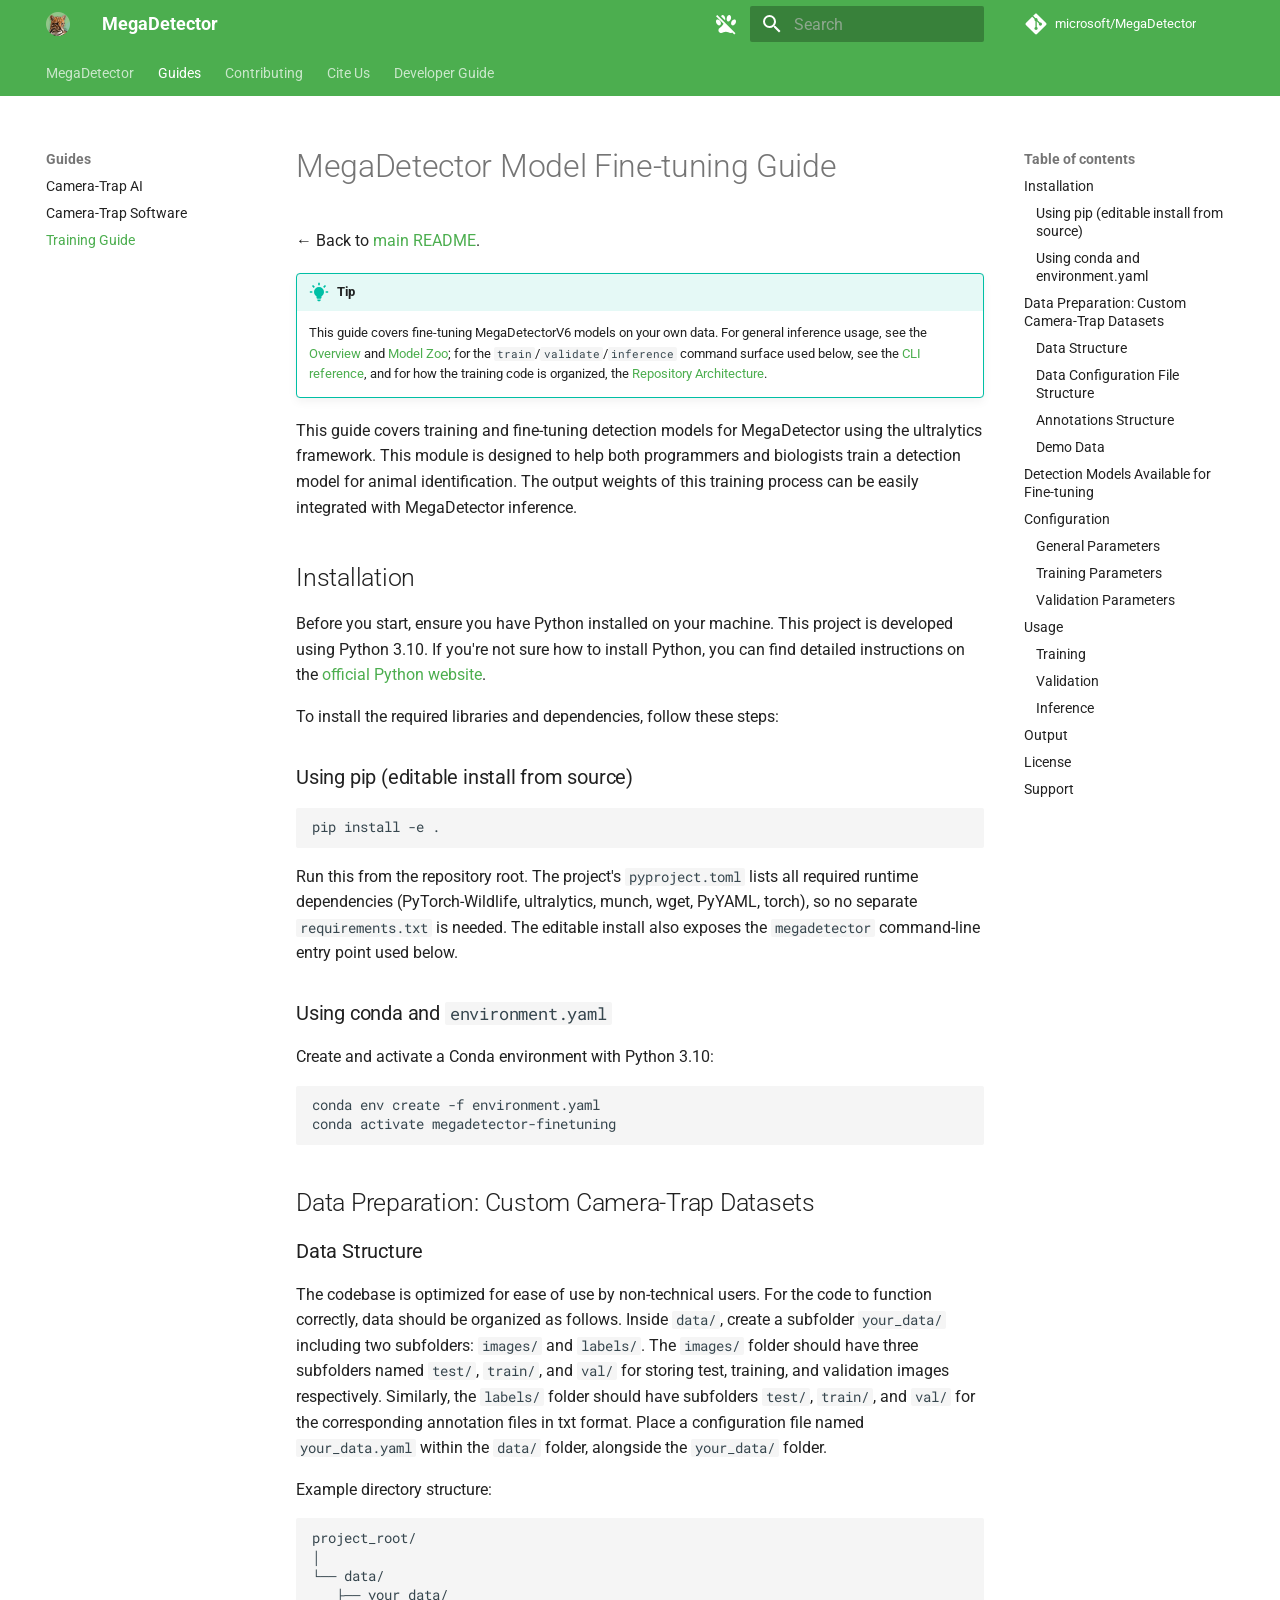
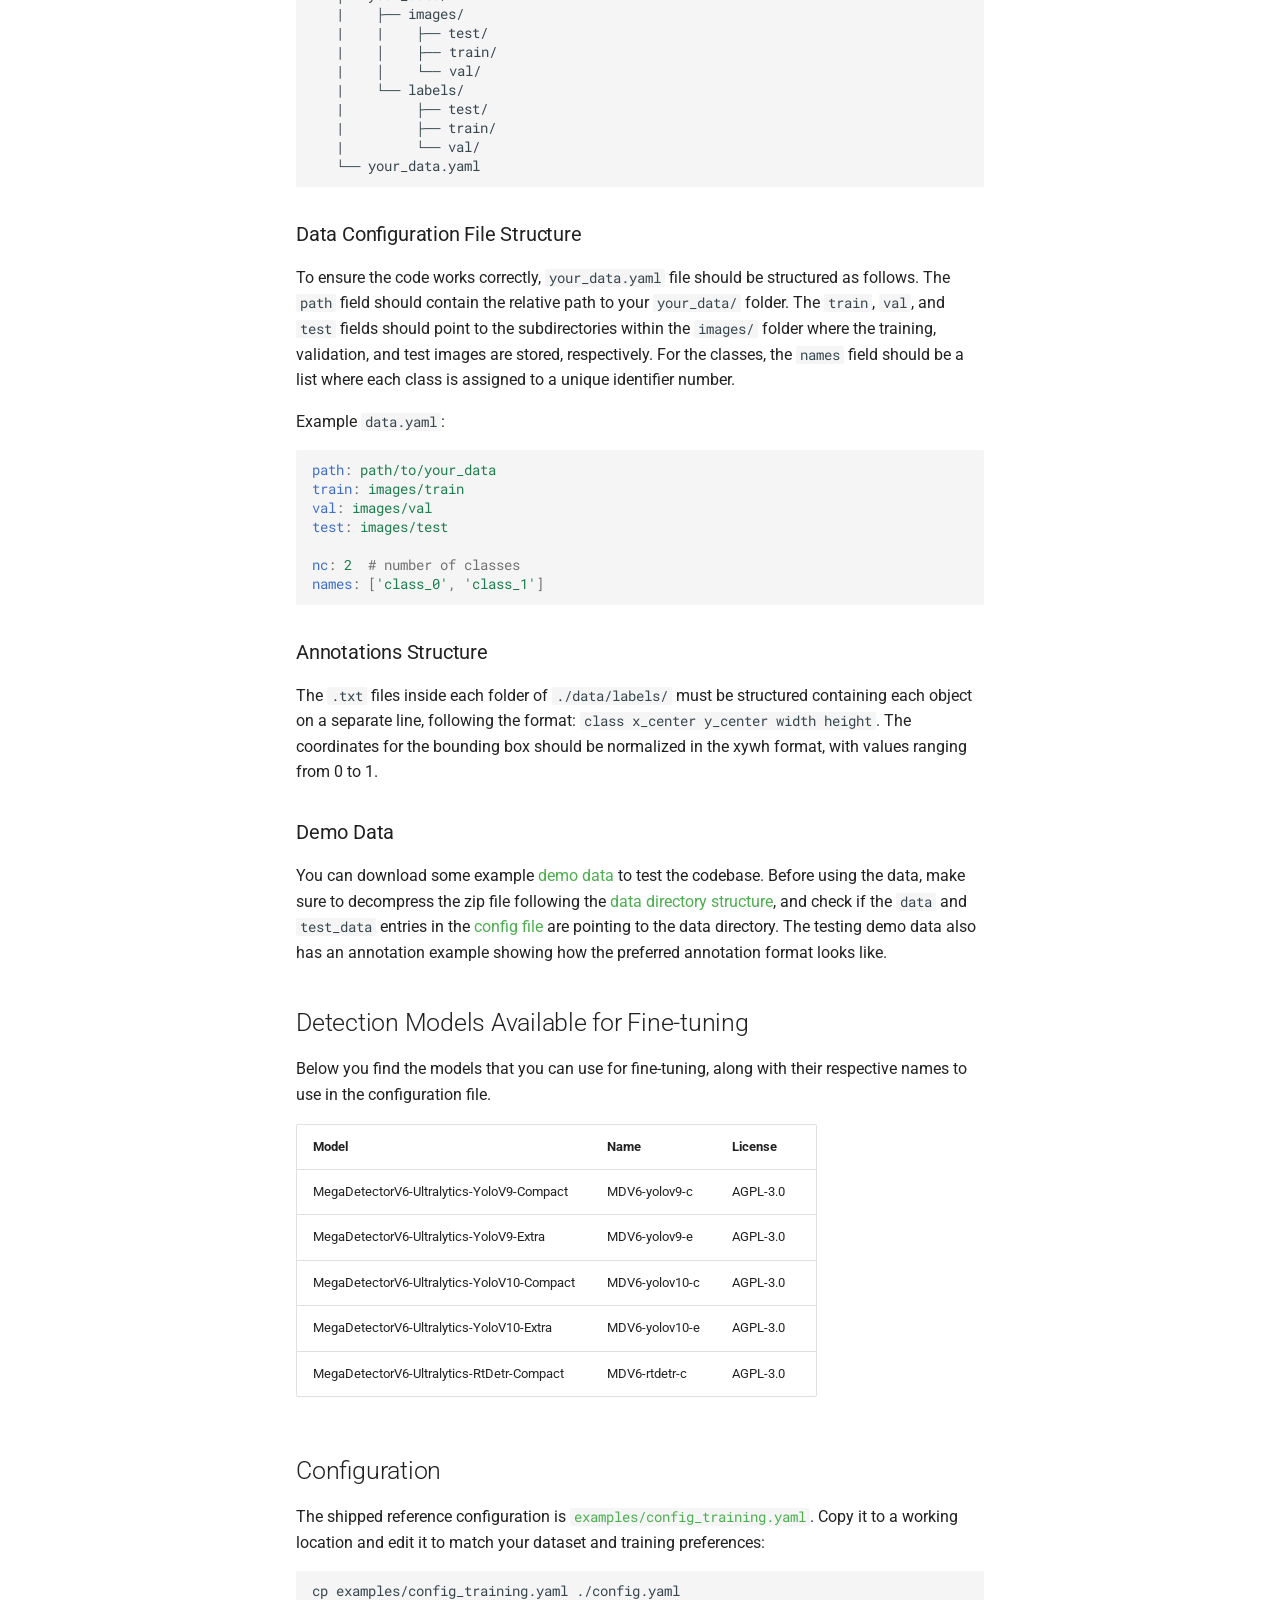
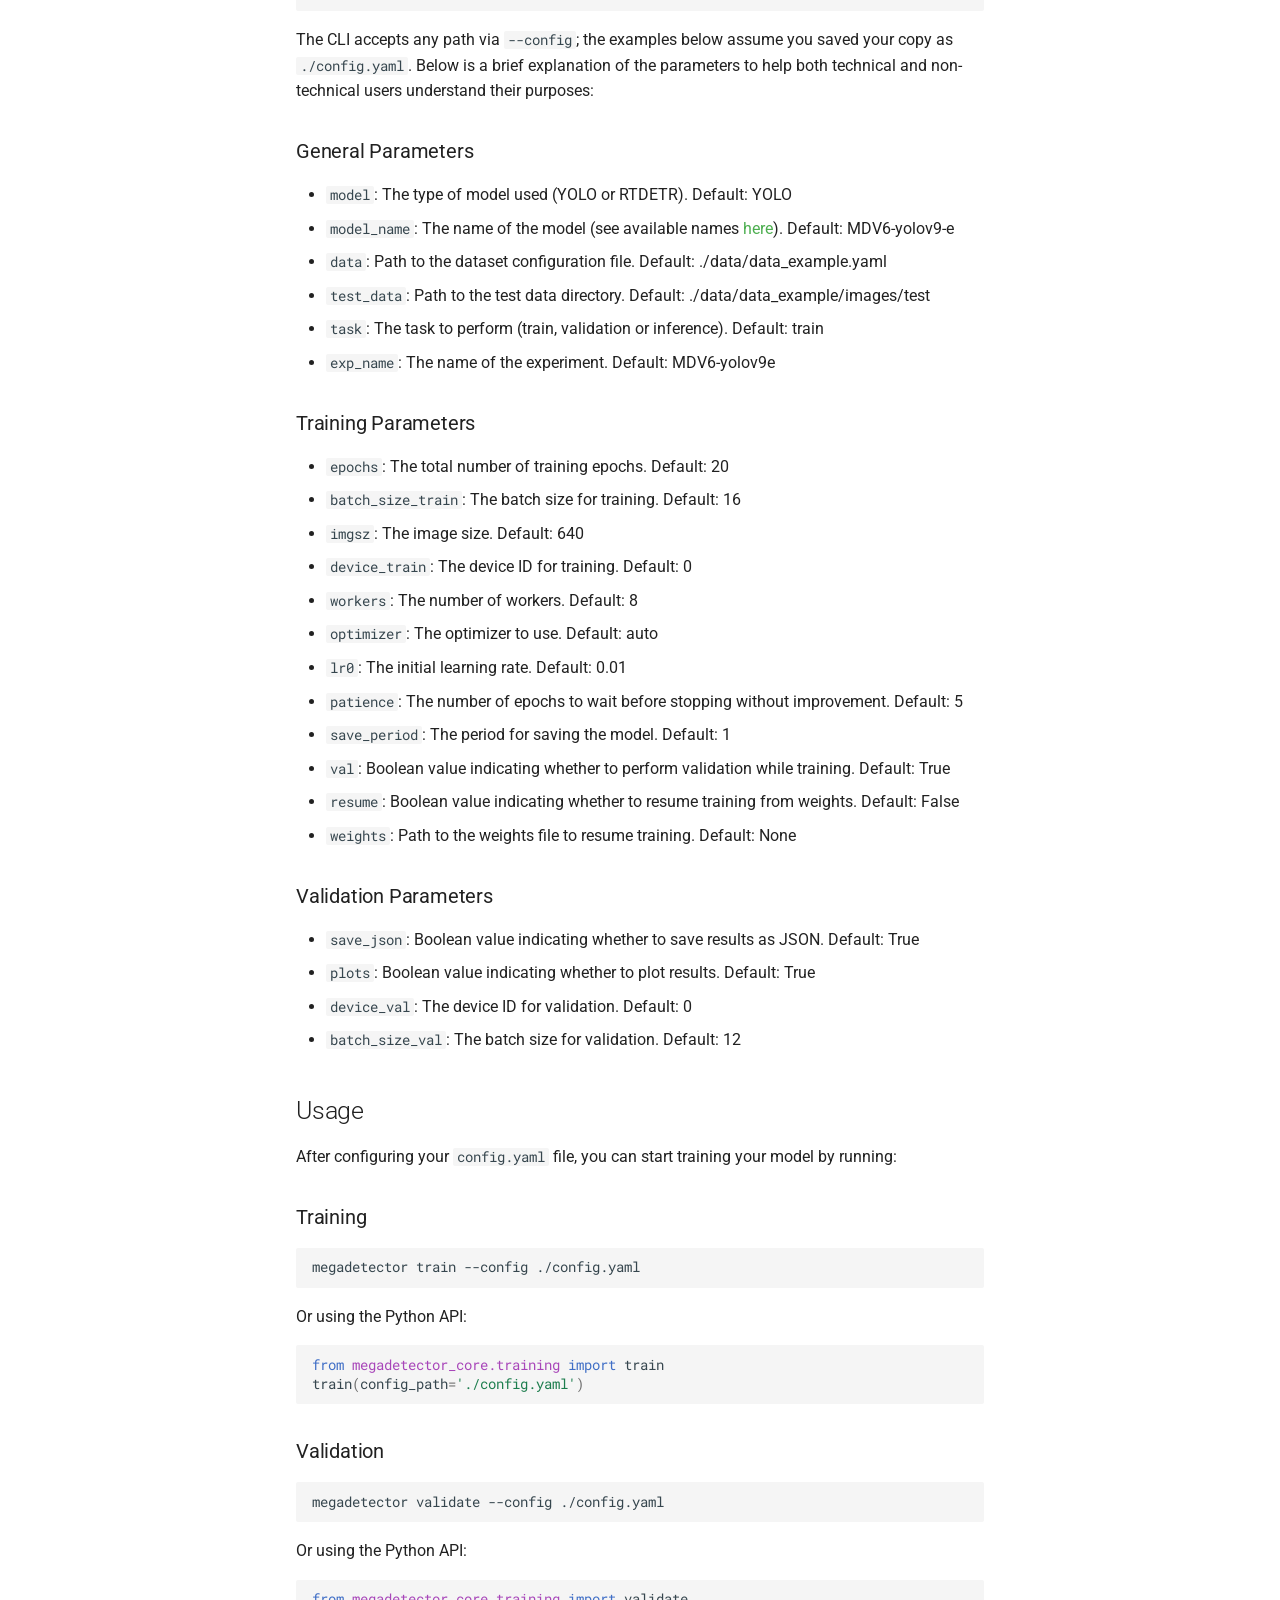
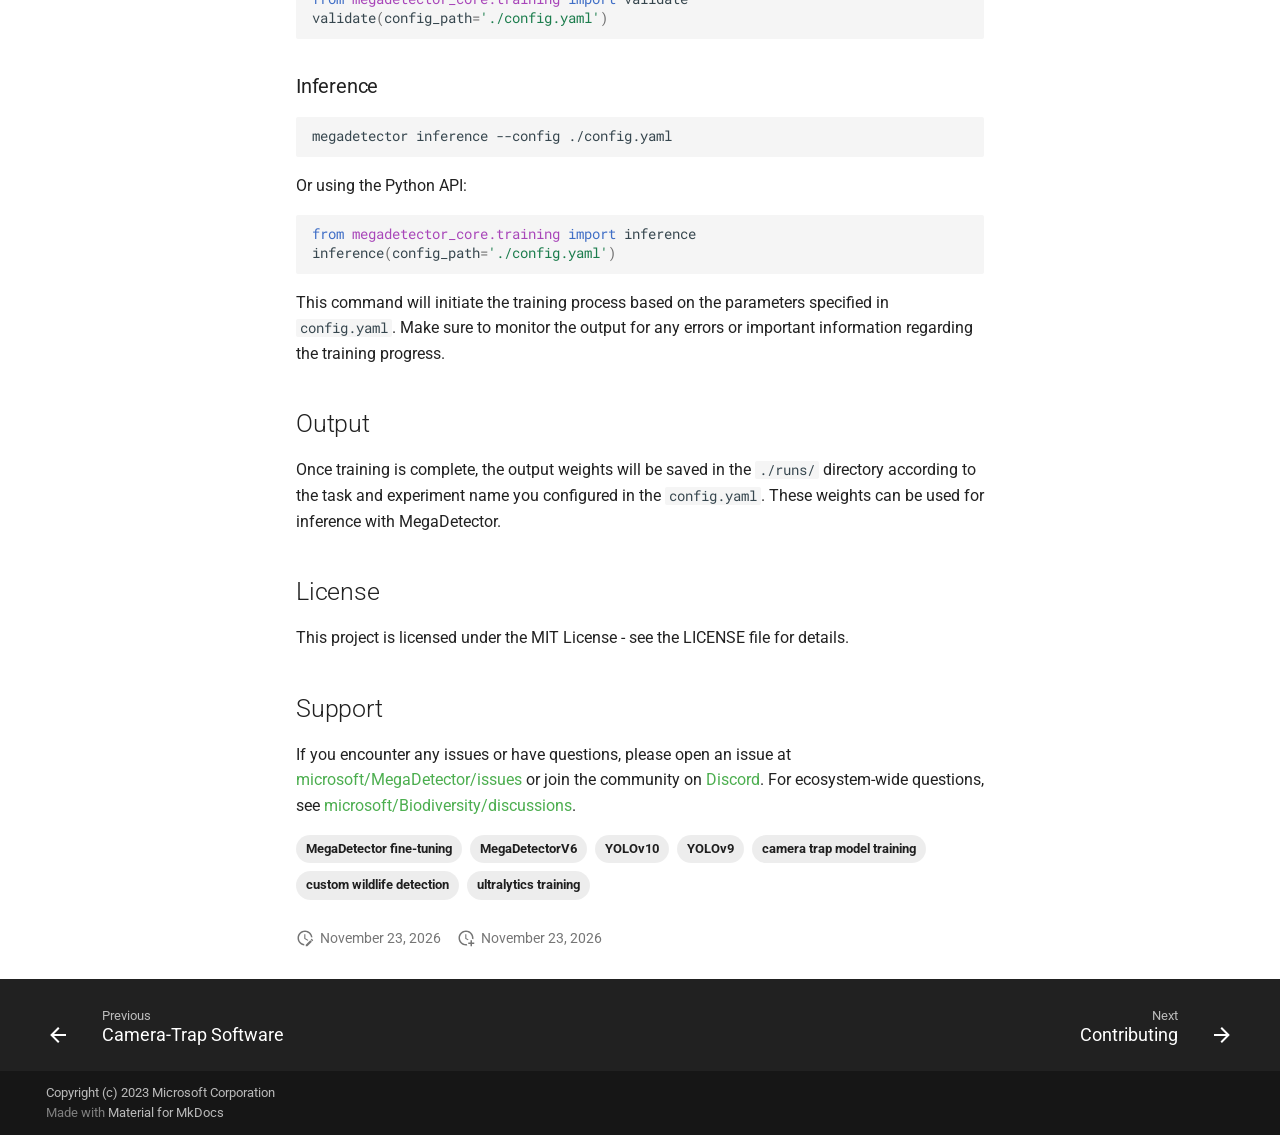
<file: training_guide/index.html>
<!doctype html>
<html lang="en" class="no-js">
  <head>
    
      <meta charset="utf-8">
      <meta name="viewport" content="width=device-width,initial-scale=1">
      
        <meta name="description" content="MegaDetector fine-tuning guide: train custom MegaDetectorV6 detection models (YOLOv9, YOLOv10, RT-DETR) on your own camera-trap wildlife data.">
      
      
      
        <link rel="canonical" href="https://microsoft.github.io/MegaDetector/training_guide/">
      
      
        <link rel="prev" href="../camera-trap-software/">
      
      
        <link rel="next" href="../contributing/">
      
      
        
      
      
      <link rel="icon" href="../assets/cat.png">
      <meta name="generator" content="mkdocs-1.6.1, mkdocs-material-9.7.7">
    
    
      
        <title>MegaDetector Fine-Tuning Guide: Train Custom V6 Models - MegaDetector</title>
      
    
    
      <link rel="stylesheet" href="../assets/stylesheets/main.ec1eaa64.min.css">
      
        
        <link rel="stylesheet" href="../assets/stylesheets/palette.ab4e12ef.min.css">
      
      
  
  
    
      
      
    
  
    
      
      
    
  
    
      
      
    
  
    
      
      
    
  
    
      
      
    
  
    
      
      
    
  
    
      
      
    
  
    
      
      
    
  
    
      
      
    
  
    
      
      
    
  
    
      
      
    
  
    
      
      
    
  
  
  <style>:root{--md-admonition-icon--note:url('data:image/svg+xml;charset=utf-8,%3Csvg%20xmlns%3D%22http%3A//www.w3.org/2000/svg%22%20viewBox%3D%220%200%2024%2024%22%3E%3Cpath%20d%3D%22M14%2010V4.5l5.5%205.5M5%203c-1.11%200-2%20.89-2%202v14a2%202%200%200%200%202%202h14a2%202%200%200%200%202-2V9l-6-6z%22/%3E%3C/svg%3E');--md-admonition-icon--abstract:url('data:image/svg+xml;charset=utf-8,%3Csvg%20xmlns%3D%22http%3A//www.w3.org/2000/svg%22%20viewBox%3D%220%200%2024%2024%22%3E%3Cpath%20d%3D%22M12%202a7%207%200%200%200-7%207c0%202.38%201.19%204.47%203%205.74V17a1%201%200%200%200%201%201h6a1%201%200%200%200%201-1v-2.26c1.81-1.27%203-3.36%203-5.74a7%207%200%200%200-7-7M9%2021a1%201%200%200%200%201%201h4a1%201%200%200%200%201-1v-1H9z%22/%3E%3C/svg%3E');--md-admonition-icon--info:url('data:image/svg+xml;charset=utf-8,%3Csvg%20xmlns%3D%22http%3A//www.w3.org/2000/svg%22%20viewBox%3D%220%200%2024%2024%22%3E%3Cpath%20d%3D%22M13%209h-2V7h2m0%2010h-2v-6h2m-1-9A10%2010%200%200%200%202%2012a10%2010%200%200%200%2010%2010%2010%2010%200%200%200%2010-10A10%2010%200%200%200%2012%202%22/%3E%3C/svg%3E');--md-admonition-icon--tip:url('data:image/svg+xml;charset=utf-8,%3Csvg%20xmlns%3D%22http%3A//www.w3.org/2000/svg%22%20viewBox%3D%220%200%2024%2024%22%3E%3Cpath%20d%3D%22M12%206a6%206%200%200%201%206%206c0%202.22-1.21%204.16-3%205.2V19a1%201%200%200%201-1%201h-4a1%201%200%200%201-1-1v-1.8c-1.79-1.04-3-2.98-3-5.2a6%206%200%200%201%206-6m2%2015v1a1%201%200%200%201-1%201h-2a1%201%200%200%201-1-1v-1zm6-10h3v2h-3zM1%2011h3v2H1zM13%201v3h-2V1zM4.92%203.5l2.13%202.14-1.42%201.41L3.5%204.93zm12.03%202.13%202.12-2.13%201.43%201.43-2.13%202.12z%22/%3E%3C/svg%3E');--md-admonition-icon--success:url('data:image/svg+xml;charset=utf-8,%3Csvg%20xmlns%3D%22http%3A//www.w3.org/2000/svg%22%20viewBox%3D%220%200%2024%2024%22%3E%3Cpath%20d%3D%22M12%202C6.5%202%202%206.5%202%2012s4.5%2010%2010%2010%2010-4.5%2010-10S17.5%202%2012%202m-2%2015-5-5%201.41-1.41L10%2014.17l7.59-7.59L19%208z%22/%3E%3C/svg%3E');--md-admonition-icon--question:url('data:image/svg+xml;charset=utf-8,%3Csvg%20xmlns%3D%22http%3A//www.w3.org/2000/svg%22%20viewBox%3D%220%200%2024%2024%22%3E%3Cpath%20d%3D%22m15.07%2011.25-.9.92C13.45%2012.89%2013%2013.5%2013%2015h-2v-.5c0-1.11.45-2.11%201.17-2.83l1.24-1.26c.37-.36.59-.86.59-1.41a2%202%200%200%200-2-2%202%202%200%200%200-2%202H8a4%204%200%200%201%204-4%204%204%200%200%201%204%204%203.2%203.2%200%200%201-.93%202.25M13%2019h-2v-2h2M12%202A10%2010%200%200%200%202%2012a10%2010%200%200%200%2010%2010%2010%2010%200%200%200%2010-10c0-5.53-4.5-10-10-10%22/%3E%3C/svg%3E');--md-admonition-icon--warning:url('data:image/svg+xml;charset=utf-8,%3Csvg%20xmlns%3D%22http%3A//www.w3.org/2000/svg%22%20viewBox%3D%220%200%2024%2024%22%3E%3Cpath%20d%3D%22M13%2014h-2V9h2m0%209h-2v-2h2M1%2021h22L12%202z%22/%3E%3C/svg%3E');--md-admonition-icon--failure:url('data:image/svg+xml;charset=utf-8,%3Csvg%20xmlns%3D%22http%3A//www.w3.org/2000/svg%22%20viewBox%3D%220%200%2024%2024%22%3E%3Cpath%20d%3D%22M13%2013h-2V7h2m0%2010h-2v-2h2M12%202A10%2010%200%200%200%202%2012a10%2010%200%200%200%2010%2010%2010%2010%200%200%200%2010-10A10%2010%200%200%200%2012%202%22/%3E%3C/svg%3E');--md-admonition-icon--danger:url('data:image/svg+xml;charset=utf-8,%3Csvg%20xmlns%3D%22http%3A//www.w3.org/2000/svg%22%20viewBox%3D%220%200%2024%2024%22%3E%3Cpath%20d%3D%22M13%2013h-2V7h2m-2%208h2v2h-2m4.73-14H8.27L3%208.27v7.46L8.27%2021h7.46L21%2015.73V8.27z%22/%3E%3C/svg%3E');--md-admonition-icon--bug:url('data:image/svg+xml;charset=utf-8,%3Csvg%20xmlns%3D%22http%3A//www.w3.org/2000/svg%22%20viewBox%3D%220%200%2024%2024%22%3E%3Cpath%20d%3D%22M14%2012h-4v-2h4m0%206h-4v-2h4m6-6h-2.81a6%206%200%200%200-1.82-1.96L17%204.41%2015.59%203l-2.17%202.17a6%206%200%200%200-2.83%200L8.41%203%207%204.41l1.62%201.63C7.88%206.55%207.26%207.22%206.81%208H4v2h2.09c-.05.33-.09.66-.09%201v1H4v2h2v1c0%20.34.04.67.09%201H4v2h2.81c1.04%201.79%202.97%203%205.19%203s4.15-1.21%205.19-3H20v-2h-2.09c.05-.33.09-.66.09-1v-1h2v-2h-2v-1c0-.34-.04-.67-.09-1H20z%22/%3E%3C/svg%3E');--md-admonition-icon--example:url('data:image/svg+xml;charset=utf-8,%3Csvg%20xmlns%3D%22http%3A//www.w3.org/2000/svg%22%20viewBox%3D%220%200%2024%2024%22%3E%3Cpath%20d%3D%22M7%205h14v2H7zm0%208v-2h14v2zM4%204.5A1.5%201.5%200%200%201%205.5%206%201.5%201.5%200%200%201%204%207.5%201.5%201.5%200%200%201%202.5%206%201.5%201.5%200%200%201%204%204.5m0%206A1.5%201.5%200%200%201%205.5%2012%201.5%201.5%200%200%201%204%2013.5%201.5%201.5%200%200%201%202.5%2012%201.5%201.5%200%200%201%204%2010.5M7%2019v-2h14v2zm-3-2.5A1.5%201.5%200%200%201%205.5%2018%201.5%201.5%200%200%201%204%2019.5%201.5%201.5%200%200%201%202.5%2018%201.5%201.5%200%200%201%204%2016.5%22/%3E%3C/svg%3E');--md-admonition-icon--quote:url('data:image/svg+xml;charset=utf-8,%3Csvg%20xmlns%3D%22http%3A//www.w3.org/2000/svg%22%20viewBox%3D%220%200%2024%2024%22%3E%3Cpath%20d%3D%22m10%207-2%204h3v6H5v-6l2-4zm8%200-2%204h3v6h-6v-6l2-4z%22/%3E%3C/svg%3E');}</style>



  
  
    
      
      
      
    
  
    
      
      
        
      
      
    
  
    
      
      
        
      
      
    
  
    
      
      
        
      
      
    
  
  
  <style>:root{.md-tag{--md-tag-icon:url('data:image/svg+xml;charset=utf-8,%3Csvg%20xmlns%3D%22http%3A//www.w3.org/2000/svg%22%20viewBox%3D%220%200%2024%2024%22%3E%3Cpath%20d%3D%22M5.5%207A1.5%201.5%200%200%201%204%205.5%201.5%201.5%200%200%201%205.5%204%201.5%201.5%200%200%201%207%205.5%201.5%201.5%200%200%201%205.5%207m15.91%204.58-9-9C12.05%202.22%2011.55%202%2011%202H4c-1.11%200-2%20.89-2%202v7c0%20.55.22%201.05.59%201.41l8.99%209c.37.36.87.59%201.42.59s1.05-.23%201.41-.59l7-7c.37-.36.59-.86.59-1.41%200-.56-.23-1.06-.59-1.42%22/%3E%3C/svg%3E');}.md-tag.md-tag--info{--md-tag-icon:url('data:image/svg+xml;charset=utf-8,%3Csvg%20xmlns%3D%22http%3A//www.w3.org/2000/svg%22%20viewBox%3D%220%200%2024%2024%22%3E%3Cpath%20d%3D%22M13%209h-2V7h2m0%2010h-2v-6h2m-1-9A10%2010%200%200%200%202%2012a10%2010%200%200%200%2010%2010%2010%2010%200%200%200%2010-10A10%2010%200%200%200%2012%202%22/%3E%3C/svg%3E');}.md-tag.md-tag--warning{--md-tag-icon:url('data:image/svg+xml;charset=utf-8,%3Csvg%20xmlns%3D%22http%3A//www.w3.org/2000/svg%22%20viewBox%3D%220%200%2024%2024%22%3E%3Cpath%20d%3D%22M13%2014h-2V9h2m0%209h-2v-2h2M1%2021h22L12%202z%22/%3E%3C/svg%3E');}.md-tag.md-tag--danger{--md-tag-icon:url('data:image/svg+xml;charset=utf-8,%3Csvg%20xmlns%3D%22http%3A//www.w3.org/2000/svg%22%20viewBox%3D%220%200%2024%2024%22%3E%3Cpath%20d%3D%22M13%2013h-2V7h2m-2%208h2v2h-2m4.73-14H8.27L3%208.27v7.46L8.27%2021h7.46L21%2015.73V8.27z%22/%3E%3C/svg%3E');}}</style>

    
    
      
    
    
      
        
        
        <link rel="preconnect" href="https://fonts.gstatic.com" crossorigin>
        <link rel="stylesheet" href="https://fonts.googleapis.com/css?family=Roboto:300,300i,400,400i,700,700i%7CRoboto+Mono:400,400i,700,700i&display=fallback">
        <style>:root{--md-text-font:"Roboto";--md-code-font:"Roboto Mono"}</style>
      
    
    
    <script>__md_scope=new URL("..",location),__md_hash=e=>[...e].reduce(((e,_)=>(e<<5)-e+_.charCodeAt(0)),0),__md_get=(e,_=localStorage,t=__md_scope)=>JSON.parse(_.getItem(t.pathname+"."+e)),__md_set=(e,_,t=localStorage,a=__md_scope)=>{try{t.setItem(a.pathname+"."+e,JSON.stringify(_))}catch(e){}}</script>
    
      

    
    
  <meta property="og:type" content="website">
  <meta property="og:site_name" content="MegaDetector">
  <meta property="og:title" content="MegaDetector Fine-Tuning Guide: Train Custom V6 Models">
  <meta property="og:description" content="MegaDetector fine-tuning guide: train custom MegaDetectorV6 detection models (YOLOv9, YOLOv10, RT-DETR) on your own camera-trap wildlife data.">
  <meta property="og:url" content="https://microsoft.github.io/MegaDetector/training_guide/">
  <meta property="og:image" content="https://microsoft.github.io/MegaDetector/assets/megadetector-banner.png">
  <meta property="og:image:alt" content="MegaDetector: open-source camera-trap AI from the Microsoft AI for Good Lab">
  <meta name="twitter:card" content="summary_large_image">
  <meta name="twitter:title" content="MegaDetector Fine-Tuning Guide: Train Custom V6 Models">
  <meta name="twitter:description" content="MegaDetector fine-tuning guide: train custom MegaDetectorV6 detection models (YOLOv9, YOLOv10, RT-DETR) on your own camera-trap wildlife data.">
  <meta name="twitter:image" content="https://microsoft.github.io/MegaDetector/assets/megadetector-banner.png">
  <meta name="twitter:image:alt" content="MegaDetector: open-source camera-trap AI from the Microsoft AI for Good Lab"><script type="application/ld+json">{"@context": "https://schema.org", "@type": "BreadcrumbList", "itemListElement": [{"@type": "ListItem", "item": "https://microsoft.github.io/MegaDetector/", "name": "MegaDetector", "position": 1}, {"@type": "ListItem", "item": "https://microsoft.github.io/MegaDetector/training_guide/", "name": "Training Guide", "position": 2}]}</script>

  </head>
  
  
    
    
      
    
    
    
    
    <body dir="ltr" data-md-color-scheme="default" data-md-color-primary="green" data-md-color-accent="deep-orange">
  
    
    <input class="md-toggle" data-md-toggle="drawer" type="checkbox" id="__drawer" autocomplete="off">
    <input class="md-toggle" data-md-toggle="search" type="checkbox" id="__search" autocomplete="off">
    <label class="md-overlay" for="__drawer"></label>
    <div data-md-component="skip">
      
        
        <a href="#megadetector-model-fine-tuning-guide" class="md-skip">
          Skip to content
        </a>
      
    </div>
    <div data-md-component="announce">
      
    </div>
    
    
      

<header class="md-header" data-md-component="header">
  <nav class="md-header__inner md-grid" aria-label="Header">
    <a href=".." title="MegaDetector" class="md-header__button md-logo" aria-label="MegaDetector" data-md-component="logo">
      
  <img src="../assets/cat.png" alt="logo">

    </a>
    <label class="md-header__button md-icon" for="__drawer">
      
      <svg xmlns="http://www.w3.org/2000/svg" viewBox="0 0 24 24"><path d="M3 6h18v2H3zm0 5h18v2H3zm0 5h18v2H3z"/></svg>
    </label>
    <div class="md-header__title" data-md-component="header-title">
      <div class="md-header__ellipsis">
        <div class="md-header__topic">
          <span class="md-ellipsis">
            MegaDetector
          </span>
        </div>
        <div class="md-header__topic" data-md-component="header-topic">
          <span class="md-ellipsis">
            
              MegaDetector Fine-Tuning Guide: Train Custom V6 Models
            
          </span>
        </div>
      </div>
    </div>
    
      
        <form class="md-header__option" data-md-component="palette">
  
    
    
    
    <input class="md-option" data-md-color-media="(prefers-color-scheme: light)" data-md-color-scheme="default" data-md-color-primary="green" data-md-color-accent="deep-orange"  aria-label="Switch to dark mode"  type="radio" name="__palette" id="__palette_0">
    
      <label class="md-header__button md-icon" title="Switch to dark mode" for="__palette_1" hidden>
        <svg xmlns="http://www.w3.org/2000/svg" viewBox="0 0 24 24"><path d="M2 4.27 3.28 3 21.5 21.22l-1.27 1.28-2-2c-.14.1-.29.18-.44.25-1.79.82-3.91-.88-5.9-.88s-4.13 1.77-5.89.88c-1-.49-1.69-1.79-1.56-2.87.18-1.49 1.97-2.29 3.03-3.38.74-.73 1.37-1.81 2.08-2.68zM8.35 3c1.18-.17 2.43 1.12 2.79 2.9.18.85.12 1.66-.14 2.29L7.03 4.2c.26-.65.72-1.1 1.32-1.2m7.15 0c1.19.19 1.85 1.77 1.5 3.54-.38 1.78-1.63 3.07-2.81 2.89-1.19-.18-1.84-1.76-1.47-3.53.36-1.78 1.61-3.07 2.78-2.9M3 7.6c1.14-.49 2.69.4 3.5 1.95.76 1.58.5 3.24-.63 3.73s-2.67-.39-3.46-1.96S1.9 8.08 3 7.6m18 0c1.1.48 1.38 2.15.59 3.72s-2.33 2.45-3.46 1.96-1.39-2.15-.63-3.73C18.31 8 19.86 7.11 21 7.6"/></svg>
      </label>
    
  
    
    
    
    <input class="md-option" data-md-color-media="(prefers-color-scheme: dark)" data-md-color-scheme="slate" data-md-color-primary="teal" data-md-color-accent="deep-orange"  aria-label="Switch to light mode"  type="radio" name="__palette" id="__palette_1">
    
      <label class="md-header__button md-icon" title="Switch to light mode" for="__palette_0" hidden>
        <svg xmlns="http://www.w3.org/2000/svg" viewBox="0 0 24 24"><path d="M8.35 3c1.18-.17 2.43 1.12 2.79 2.9.36 1.77-.29 3.35-1.47 3.53-1.17.18-2.43-1.11-2.8-2.89-.37-1.77.3-3.35 1.48-3.54m7.15 0c1.19.19 1.85 1.77 1.5 3.54-.38 1.78-1.63 3.07-2.81 2.89-1.19-.18-1.84-1.76-1.47-3.53.36-1.78 1.61-3.07 2.78-2.9M3 7.6c1.14-.49 2.69.4 3.5 1.95.76 1.58.5 3.24-.63 3.73s-2.67-.39-3.46-1.96S1.9 8.08 3 7.6m18 0c1.1.48 1.38 2.15.59 3.72s-2.33 2.45-3.46 1.96-1.39-2.15-.63-3.73C18.31 8 19.86 7.11 21 7.6m-1.67 10.78c.04.94-.68 1.98-1.54 2.37-1.79.82-3.91-.88-5.9-.88s-4.13 1.77-5.89.88c-1-.49-1.69-1.79-1.56-2.87.18-1.49 1.97-2.29 3.03-3.38 1.41-1.41 2.41-4.06 4.42-4.06 2 0 3.06 2.61 4.41 4.06 1.11 1.22 2.96 2.25 3.03 3.88"/></svg>
      </label>
    
  
</form>
      
    
    
      <script>var palette=__md_get("__palette");if(palette&&palette.color){if("(prefers-color-scheme)"===palette.color.media){var media=matchMedia("(prefers-color-scheme: light)"),input=document.querySelector(media.matches?"[data-md-color-media='(prefers-color-scheme: light)']":"[data-md-color-media='(prefers-color-scheme: dark)']");palette.color.media=input.getAttribute("data-md-color-media"),palette.color.scheme=input.getAttribute("data-md-color-scheme"),palette.color.primary=input.getAttribute("data-md-color-primary"),palette.color.accent=input.getAttribute("data-md-color-accent")}for(var[key,value]of Object.entries(palette.color))document.body.setAttribute("data-md-color-"+key,value)}</script>
    
    
    
      
      
        <label class="md-header__button md-icon" for="__search">
          
          <svg xmlns="http://www.w3.org/2000/svg" viewBox="0 0 24 24"><path d="M9.5 3A6.5 6.5 0 0 1 16 9.5c0 1.61-.59 3.09-1.56 4.23l.27.27h.79l5 5-1.5 1.5-5-5v-.79l-.27-.27A6.52 6.52 0 0 1 9.5 16 6.5 6.5 0 0 1 3 9.5 6.5 6.5 0 0 1 9.5 3m0 2C7 5 5 7 5 9.5S7 14 9.5 14 14 12 14 9.5 12 5 9.5 5"/></svg>
        </label>
        <div class="md-search" data-md-component="search" role="dialog">
  <label class="md-search__overlay" for="__search"></label>
  <div class="md-search__inner" role="search">
    <form class="md-search__form" name="search">
      <input type="text" class="md-search__input" name="query" aria-label="Search" placeholder="Search" autocapitalize="off" autocorrect="off" autocomplete="off" spellcheck="false" data-md-component="search-query" required>
      <label class="md-search__icon md-icon" for="__search">
        
        <svg xmlns="http://www.w3.org/2000/svg" viewBox="0 0 24 24"><path d="M9.5 3A6.5 6.5 0 0 1 16 9.5c0 1.61-.59 3.09-1.56 4.23l.27.27h.79l5 5-1.5 1.5-5-5v-.79l-.27-.27A6.52 6.52 0 0 1 9.5 16 6.5 6.5 0 0 1 3 9.5 6.5 6.5 0 0 1 9.5 3m0 2C7 5 5 7 5 9.5S7 14 9.5 14 14 12 14 9.5 12 5 9.5 5"/></svg>
        
        <svg xmlns="http://www.w3.org/2000/svg" viewBox="0 0 24 24"><path d="M20 11v2H8l5.5 5.5-1.42 1.42L4.16 12l7.92-7.92L13.5 5.5 8 11z"/></svg>
      </label>
      <nav class="md-search__options" aria-label="Search">
        
          <a href="javascript:void(0)" class="md-search__icon md-icon" title="Share" aria-label="Share" data-clipboard data-clipboard-text="" data-md-component="search-share" tabindex="-1">
            
            <svg xmlns="http://www.w3.org/2000/svg" viewBox="0 0 24 24"><path d="M18 16.08c-.76 0-1.44.3-1.96.77L8.91 12.7c.05-.23.09-.46.09-.7s-.04-.47-.09-.7l7.05-4.11c.54.5 1.25.81 2.04.81a3 3 0 0 0 3-3 3 3 0 0 0-3-3 3 3 0 0 0-3 3c0 .24.04.47.09.7L8.04 9.81C7.5 9.31 6.79 9 6 9a3 3 0 0 0-3 3 3 3 0 0 0 3 3c.79 0 1.5-.31 2.04-.81l7.12 4.15c-.05.21-.08.43-.08.66 0 1.61 1.31 2.91 2.92 2.91s2.92-1.3 2.92-2.91A2.92 2.92 0 0 0 18 16.08"/></svg>
          </a>
        
        <button type="reset" class="md-search__icon md-icon" title="Clear" aria-label="Clear" tabindex="-1">
          
          <svg xmlns="http://www.w3.org/2000/svg" viewBox="0 0 24 24"><path d="M19 6.41 17.59 5 12 10.59 6.41 5 5 6.41 10.59 12 5 17.59 6.41 19 12 13.41 17.59 19 19 17.59 13.41 12z"/></svg>
        </button>
      </nav>
      
        <div class="md-search__suggest" data-md-component="search-suggest"></div>
      
    </form>
    <div class="md-search__output">
      <div class="md-search__scrollwrap" tabindex="0" data-md-scrollfix>
        <div class="md-search-result" data-md-component="search-result">
          <div class="md-search-result__meta">
            Initializing search
          </div>
          <ol class="md-search-result__list" role="presentation"></ol>
        </div>
      </div>
    </div>
  </div>
</div>
      
    
    
      <div class="md-header__source">
        <a href="https://github.com/microsoft/MegaDetector" title="Go to repository" class="md-source" data-md-component="source">
  <div class="md-source__icon md-icon">
    
    <svg xmlns="http://www.w3.org/2000/svg" viewBox="0 0 448 512"><!--! Font Awesome Free 7.1.0 by @fontawesome - https://fontawesome.com License - https://fontawesome.com/license/free (Icons: CC BY 4.0, Fonts: SIL OFL 1.1, Code: MIT License) Copyright 2025 Fonticons, Inc.--><path d="M439.6 236.1 244 40.5c-5.4-5.5-12.8-8.5-20.4-8.5s-15 3-20.4 8.4L162.5 81l51.5 51.5c27.1-9.1 52.7 16.8 43.4 43.7l49.7 49.7c34.2-11.8 61.2 31 35.5 56.7-26.5 26.5-70.2-2.9-56-37.3L240.3 199v121.9c25.3 12.5 22.3 41.8 9.1 55-6.4 6.4-15.2 10.1-24.3 10.1s-17.8-3.6-24.3-10.1c-17.6-17.6-11.1-46.9 11.2-56v-123c-20.8-8.5-24.6-30.7-18.6-45L142.6 101 8.5 235.1C3 240.6 0 247.9 0 255.5s3 15 8.5 20.4l195.6 195.7c5.4 5.4 12.7 8.4 20.4 8.4s15-3 20.4-8.4l194.7-194.7c5.4-5.4 8.4-12.8 8.4-20.4s-3-15-8.4-20.4"/></svg>
  </div>
  <div class="md-source__repository">
    microsoft/MegaDetector
  </div>
</a>
      </div>
    
  </nav>
  
</header>
    
    <div class="md-container" data-md-component="container">
      
      
        
          
            
<nav class="md-tabs" aria-label="Tabs" data-md-component="tabs">
  <div class="md-grid">
    <ul class="md-tabs__list">
      
        
  
  
  
  
    
    
      <li class="md-tabs__item">
        <a href=".." class="md-tabs__link">
          
  
  
  MegaDetector

        </a>
      </li>
    
  

      
        
  
  
  
    
  
  
    
    
      <li class="md-tabs__item md-tabs__item--active">
        <a href="../camera-trap-ai/" class="md-tabs__link">
          
  
  
  Guides

        </a>
      </li>
    
  

      
        
  
  
  
  
    <li class="md-tabs__item">
      <a href="../contributing/" class="md-tabs__link">
        
  
  
    
  
  Contributing

      </a>
    </li>
  

      
        
  
  
  
  
    <li class="md-tabs__item">
      <a href="../cite/" class="md-tabs__link">
        
  
  
    
  
  Cite Us

      </a>
    </li>
  

      
        
  
  
  
  
    
    
      <li class="md-tabs__item">
        <a href="../build_mkdocs/" class="md-tabs__link">
          
  
  
  Developer Guide

        </a>
      </li>
    
  

      
    </ul>
  </div>
</nav>
          
        
      
      <main class="md-main" data-md-component="main">
        <div class="md-main__inner md-grid">
          
            
              
              <div class="md-sidebar md-sidebar--primary" data-md-component="sidebar" data-md-type="navigation" >
                <div class="md-sidebar__scrollwrap">
                  <div class="md-sidebar__inner">
                    


  


<nav class="md-nav md-nav--primary md-nav--lifted" aria-label="Navigation" data-md-level="0">
  <label class="md-nav__title" for="__drawer">
    <a href=".." title="MegaDetector" class="md-nav__button md-logo" aria-label="MegaDetector" data-md-component="logo">
      
  <img src="../assets/cat.png" alt="logo">

    </a>
    MegaDetector
  </label>
  
    <div class="md-nav__source">
      <a href="https://github.com/microsoft/MegaDetector" title="Go to repository" class="md-source" data-md-component="source">
  <div class="md-source__icon md-icon">
    
    <svg xmlns="http://www.w3.org/2000/svg" viewBox="0 0 448 512"><!--! Font Awesome Free 7.1.0 by @fontawesome - https://fontawesome.com License - https://fontawesome.com/license/free (Icons: CC BY 4.0, Fonts: SIL OFL 1.1, Code: MIT License) Copyright 2025 Fonticons, Inc.--><path d="M439.6 236.1 244 40.5c-5.4-5.5-12.8-8.5-20.4-8.5s-15 3-20.4 8.4L162.5 81l51.5 51.5c27.1-9.1 52.7 16.8 43.4 43.7l49.7 49.7c34.2-11.8 61.2 31 35.5 56.7-26.5 26.5-70.2-2.9-56-37.3L240.3 199v121.9c25.3 12.5 22.3 41.8 9.1 55-6.4 6.4-15.2 10.1-24.3 10.1s-17.8-3.6-24.3-10.1c-17.6-17.6-11.1-46.9 11.2-56v-123c-20.8-8.5-24.6-30.7-18.6-45L142.6 101 8.5 235.1C3 240.6 0 247.9 0 255.5s3 15 8.5 20.4l195.6 195.7c5.4 5.4 12.7 8.4 20.4 8.4s15-3 20.4-8.4l194.7-194.7c5.4-5.4 8.4-12.8 8.4-20.4s-3-15-8.4-20.4"/></svg>
  </div>
  <div class="md-source__repository">
    microsoft/MegaDetector
  </div>
</a>
    </div>
  
  <ul class="md-nav__list" data-md-scrollfix>
    
      
      
  
  
  
  
    
    
    
    
      
      
        
      
    
    
    <li class="md-nav__item md-nav__item--nested">
      
        
        
        <input class="md-nav__toggle md-toggle " type="checkbox" id="__nav_1" >
        
          
          <label class="md-nav__link" for="__nav_1" id="__nav_1_label" tabindex="0">
            
  
  
  <span class="md-ellipsis">
    
  
    MegaDetector
  

    
  </span>
  
  

            <span class="md-nav__icon md-icon"></span>
          </label>
        
        <nav class="md-nav" data-md-level="1" aria-labelledby="__nav_1_label" aria-expanded="false">
          <label class="md-nav__title" for="__nav_1">
            <span class="md-nav__icon md-icon"></span>
            
  
    MegaDetector
  

          </label>
          <ul class="md-nav__list" data-md-scrollfix>
            
              
                
  
  
  
  
    <li class="md-nav__item">
      <a href=".." class="md-nav__link">
        
  
  
  <span class="md-ellipsis">
    
  
    Overview
  

    
  </span>
  
  

      </a>
    </li>
  

              
            
              
                
  
  
  
  
    <li class="md-nav__item">
      <a href="../installation/" class="md-nav__link">
        
  
  
  <span class="md-ellipsis">
    
  
    Installation
  

    
  </span>
  
  

      </a>
    </li>
  

              
            
              
                
  
  
  
  
    <li class="md-nav__item">
      <a href="../model_zoo/" class="md-nav__link">
        
  
  
  <span class="md-ellipsis">
    
  
    Model Zoo
  

    
  </span>
  
  

      </a>
    </li>
  

              
            
              
                
  
  
  
  
    <li class="md-nav__item">
      <a href="../cli/" class="md-nav__link">
        
  
  
  <span class="md-ellipsis">
    
  
    CLI
  

    
  </span>
  
  

      </a>
    </li>
  

              
            
              
                
  
  
  
  
    <li class="md-nav__item">
      <a href="../output_format/" class="md-nav__link">
        
  
  
  <span class="md-ellipsis">
    
  
    Output Format
  

    
  </span>
  
  

      </a>
    </li>
  

              
            
              
                
  
  
  
  
    <li class="md-nav__item">
      <a href="../faq/" class="md-nav__link">
        
  
  
  <span class="md-ellipsis">
    
  
    FAQ
  

    
  </span>
  
  

      </a>
    </li>
  

              
            
              
                
  
  
  
  
    <li class="md-nav__item">
      <a href="../tags/" class="md-nav__link">
        
  
  
  <span class="md-ellipsis">
    
  
    Tags
  

    
  </span>
  
  

      </a>
    </li>
  

              
            
          </ul>
        </nav>
      
    </li>
  

    
      
      
  
  
    
  
  
  
    
    
    
    
      
        
        
      
      
        
      
    
    
    <li class="md-nav__item md-nav__item--active md-nav__item--section md-nav__item--nested">
      
        
        
        <input class="md-nav__toggle md-toggle " type="checkbox" id="__nav_2" checked>
        
          
          <label class="md-nav__link" for="__nav_2" id="__nav_2_label" tabindex="">
            
  
  
  <span class="md-ellipsis">
    
  
    Guides
  

    
  </span>
  
  

            <span class="md-nav__icon md-icon"></span>
          </label>
        
        <nav class="md-nav" data-md-level="1" aria-labelledby="__nav_2_label" aria-expanded="true">
          <label class="md-nav__title" for="__nav_2">
            <span class="md-nav__icon md-icon"></span>
            
  
    Guides
  

          </label>
          <ul class="md-nav__list" data-md-scrollfix>
            
              
                
  
  
  
  
    <li class="md-nav__item">
      <a href="../camera-trap-ai/" class="md-nav__link">
        
  
  
  <span class="md-ellipsis">
    
  
    Camera-Trap AI
  

    
  </span>
  
  

      </a>
    </li>
  

              
            
              
                
  
  
  
  
    <li class="md-nav__item">
      <a href="../camera-trap-software/" class="md-nav__link">
        
  
  
  <span class="md-ellipsis">
    
  
    Camera-Trap Software
  

    
  </span>
  
  

      </a>
    </li>
  

              
            
              
                
  
  
    
  
  
  
    <li class="md-nav__item md-nav__item--active">
      
      <input class="md-nav__toggle md-toggle" type="checkbox" id="__toc">
      
      
        
      
      
        <label class="md-nav__link md-nav__link--active" for="__toc">
          
  
  
  <span class="md-ellipsis">
    
  
    Training Guide
  

    
  </span>
  
  

          <span class="md-nav__icon md-icon"></span>
        </label>
      
      <a href="./" class="md-nav__link md-nav__link--active">
        
  
  
  <span class="md-ellipsis">
    
  
    Training Guide
  

    
  </span>
  
  

      </a>
      
        

<nav class="md-nav md-nav--secondary" aria-label="Table of contents">
  
  
  
    
  
  
    <label class="md-nav__title" for="__toc">
      <span class="md-nav__icon md-icon"></span>
      Table of contents
    </label>
    <ul class="md-nav__list" data-md-component="toc" data-md-scrollfix>
      
        <li class="md-nav__item">
  <a href="#installation" class="md-nav__link">
    <span class="md-ellipsis">
      
        Installation
      
    </span>
  </a>
  
    <nav class="md-nav" aria-label="Installation">
      <ul class="md-nav__list">
        
          <li class="md-nav__item">
  <a href="#using-pip-editable-install-from-source" class="md-nav__link">
    <span class="md-ellipsis">
      
        Using pip (editable install from source)
      
    </span>
  </a>
  
</li>
        
          <li class="md-nav__item">
  <a href="#using-conda-and-environmentyaml" class="md-nav__link">
    <span class="md-ellipsis">
      
        Using conda and environment.yaml
      
    </span>
  </a>
  
</li>
        
      </ul>
    </nav>
  
</li>
      
        <li class="md-nav__item">
  <a href="#data-preparation-custom-camera-trap-datasets" class="md-nav__link">
    <span class="md-ellipsis">
      
        Data Preparation: Custom Camera-Trap Datasets
      
    </span>
  </a>
  
    <nav class="md-nav" aria-label="Data Preparation: Custom Camera-Trap Datasets">
      <ul class="md-nav__list">
        
          <li class="md-nav__item">
  <a href="#data-structure" class="md-nav__link">
    <span class="md-ellipsis">
      
        Data Structure
      
    </span>
  </a>
  
</li>
        
          <li class="md-nav__item">
  <a href="#data-configuration-file-structure" class="md-nav__link">
    <span class="md-ellipsis">
      
        Data Configuration File Structure
      
    </span>
  </a>
  
</li>
        
          <li class="md-nav__item">
  <a href="#annotations-structure" class="md-nav__link">
    <span class="md-ellipsis">
      
        Annotations Structure
      
    </span>
  </a>
  
</li>
        
          <li class="md-nav__item">
  <a href="#demo-data" class="md-nav__link">
    <span class="md-ellipsis">
      
        Demo Data
      
    </span>
  </a>
  
</li>
        
      </ul>
    </nav>
  
</li>
      
        <li class="md-nav__item">
  <a href="#detection-models-available-for-fine-tuning" class="md-nav__link">
    <span class="md-ellipsis">
      
        Detection Models Available for Fine-tuning
      
    </span>
  </a>
  
</li>
      
        <li class="md-nav__item">
  <a href="#configuration" class="md-nav__link">
    <span class="md-ellipsis">
      
        Configuration
      
    </span>
  </a>
  
    <nav class="md-nav" aria-label="Configuration">
      <ul class="md-nav__list">
        
          <li class="md-nav__item">
  <a href="#general-parameters" class="md-nav__link">
    <span class="md-ellipsis">
      
        General Parameters
      
    </span>
  </a>
  
</li>
        
          <li class="md-nav__item">
  <a href="#training-parameters" class="md-nav__link">
    <span class="md-ellipsis">
      
        Training Parameters
      
    </span>
  </a>
  
</li>
        
          <li class="md-nav__item">
  <a href="#validation-parameters" class="md-nav__link">
    <span class="md-ellipsis">
      
        Validation Parameters
      
    </span>
  </a>
  
</li>
        
      </ul>
    </nav>
  
</li>
      
        <li class="md-nav__item">
  <a href="#usage" class="md-nav__link">
    <span class="md-ellipsis">
      
        Usage
      
    </span>
  </a>
  
    <nav class="md-nav" aria-label="Usage">
      <ul class="md-nav__list">
        
          <li class="md-nav__item">
  <a href="#training" class="md-nav__link">
    <span class="md-ellipsis">
      
        Training
      
    </span>
  </a>
  
</li>
        
          <li class="md-nav__item">
  <a href="#validation" class="md-nav__link">
    <span class="md-ellipsis">
      
        Validation
      
    </span>
  </a>
  
</li>
        
          <li class="md-nav__item">
  <a href="#inference" class="md-nav__link">
    <span class="md-ellipsis">
      
        Inference
      
    </span>
  </a>
  
</li>
        
      </ul>
    </nav>
  
</li>
      
        <li class="md-nav__item">
  <a href="#output" class="md-nav__link">
    <span class="md-ellipsis">
      
        Output
      
    </span>
  </a>
  
</li>
      
        <li class="md-nav__item">
  <a href="#license" class="md-nav__link">
    <span class="md-ellipsis">
      
        License
      
    </span>
  </a>
  
</li>
      
        <li class="md-nav__item">
  <a href="#support" class="md-nav__link">
    <span class="md-ellipsis">
      
        Support
      
    </span>
  </a>
  
</li>
      
    </ul>
  
</nav>
      
    </li>
  

              
            
          </ul>
        </nav>
      
    </li>
  

    
      
      
  
  
  
  
    <li class="md-nav__item">
      <a href="../contributing/" class="md-nav__link">
        
  
  
  <span class="md-ellipsis">
    
  
    Contributing
  

    
  </span>
  
  

      </a>
    </li>
  

    
      
      
  
  
  
  
    <li class="md-nav__item">
      <a href="../cite/" class="md-nav__link">
        
  
  
  <span class="md-ellipsis">
    
  
    Cite Us
  

    
  </span>
  
  

      </a>
    </li>
  

    
      
      
  
  
  
  
    
    
    
    
      
      
        
      
    
    
    <li class="md-nav__item md-nav__item--nested">
      
        
        
        <input class="md-nav__toggle md-toggle " type="checkbox" id="__nav_5" >
        
          
          <label class="md-nav__link" for="__nav_5" id="__nav_5_label" tabindex="0">
            
  
  
  <span class="md-ellipsis">
    
  
    Developer Guide
  

    
  </span>
  
  

            <span class="md-nav__icon md-icon"></span>
          </label>
        
        <nav class="md-nav" data-md-level="1" aria-labelledby="__nav_5_label" aria-expanded="false">
          <label class="md-nav__title" for="__nav_5">
            <span class="md-nav__icon md-icon"></span>
            
  
    Developer Guide
  

          </label>
          <ul class="md-nav__list" data-md-scrollfix>
            
              
                
  
  
  
  
    <li class="md-nav__item">
      <a href="../build_mkdocs/" class="md-nav__link">
        
  
  
  <span class="md-ellipsis">
    
  
    Build the Docs
  

    
  </span>
  
  

      </a>
    </li>
  

              
            
              
                
  
  
  
  
    <li class="md-nav__item">
      <a href="../architecture/" class="md-nav__link">
        
  
  
  <span class="md-ellipsis">
    
  
    Repository Architecture
  

    
  </span>
  
  

      </a>
    </li>
  

              
            
          </ul>
        </nav>
      
    </li>
  

    
  </ul>
</nav>
                  </div>
                </div>
              </div>
            
            
              
              <div class="md-sidebar md-sidebar--secondary" data-md-component="sidebar" data-md-type="toc" >
                <div class="md-sidebar__scrollwrap">
                  <div class="md-sidebar__inner">
                    

<nav class="md-nav md-nav--secondary" aria-label="Table of contents">
  
  
  
    
  
  
    <label class="md-nav__title" for="__toc">
      <span class="md-nav__icon md-icon"></span>
      Table of contents
    </label>
    <ul class="md-nav__list" data-md-component="toc" data-md-scrollfix>
      
        <li class="md-nav__item">
  <a href="#installation" class="md-nav__link">
    <span class="md-ellipsis">
      
        Installation
      
    </span>
  </a>
  
    <nav class="md-nav" aria-label="Installation">
      <ul class="md-nav__list">
        
          <li class="md-nav__item">
  <a href="#using-pip-editable-install-from-source" class="md-nav__link">
    <span class="md-ellipsis">
      
        Using pip (editable install from source)
      
    </span>
  </a>
  
</li>
        
          <li class="md-nav__item">
  <a href="#using-conda-and-environmentyaml" class="md-nav__link">
    <span class="md-ellipsis">
      
        Using conda and environment.yaml
      
    </span>
  </a>
  
</li>
        
      </ul>
    </nav>
  
</li>
      
        <li class="md-nav__item">
  <a href="#data-preparation-custom-camera-trap-datasets" class="md-nav__link">
    <span class="md-ellipsis">
      
        Data Preparation: Custom Camera-Trap Datasets
      
    </span>
  </a>
  
    <nav class="md-nav" aria-label="Data Preparation: Custom Camera-Trap Datasets">
      <ul class="md-nav__list">
        
          <li class="md-nav__item">
  <a href="#data-structure" class="md-nav__link">
    <span class="md-ellipsis">
      
        Data Structure
      
    </span>
  </a>
  
</li>
        
          <li class="md-nav__item">
  <a href="#data-configuration-file-structure" class="md-nav__link">
    <span class="md-ellipsis">
      
        Data Configuration File Structure
      
    </span>
  </a>
  
</li>
        
          <li class="md-nav__item">
  <a href="#annotations-structure" class="md-nav__link">
    <span class="md-ellipsis">
      
        Annotations Structure
      
    </span>
  </a>
  
</li>
        
          <li class="md-nav__item">
  <a href="#demo-data" class="md-nav__link">
    <span class="md-ellipsis">
      
        Demo Data
      
    </span>
  </a>
  
</li>
        
      </ul>
    </nav>
  
</li>
      
        <li class="md-nav__item">
  <a href="#detection-models-available-for-fine-tuning" class="md-nav__link">
    <span class="md-ellipsis">
      
        Detection Models Available for Fine-tuning
      
    </span>
  </a>
  
</li>
      
        <li class="md-nav__item">
  <a href="#configuration" class="md-nav__link">
    <span class="md-ellipsis">
      
        Configuration
      
    </span>
  </a>
  
    <nav class="md-nav" aria-label="Configuration">
      <ul class="md-nav__list">
        
          <li class="md-nav__item">
  <a href="#general-parameters" class="md-nav__link">
    <span class="md-ellipsis">
      
        General Parameters
      
    </span>
  </a>
  
</li>
        
          <li class="md-nav__item">
  <a href="#training-parameters" class="md-nav__link">
    <span class="md-ellipsis">
      
        Training Parameters
      
    </span>
  </a>
  
</li>
        
          <li class="md-nav__item">
  <a href="#validation-parameters" class="md-nav__link">
    <span class="md-ellipsis">
      
        Validation Parameters
      
    </span>
  </a>
  
</li>
        
      </ul>
    </nav>
  
</li>
      
        <li class="md-nav__item">
  <a href="#usage" class="md-nav__link">
    <span class="md-ellipsis">
      
        Usage
      
    </span>
  </a>
  
    <nav class="md-nav" aria-label="Usage">
      <ul class="md-nav__list">
        
          <li class="md-nav__item">
  <a href="#training" class="md-nav__link">
    <span class="md-ellipsis">
      
        Training
      
    </span>
  </a>
  
</li>
        
          <li class="md-nav__item">
  <a href="#validation" class="md-nav__link">
    <span class="md-ellipsis">
      
        Validation
      
    </span>
  </a>
  
</li>
        
          <li class="md-nav__item">
  <a href="#inference" class="md-nav__link">
    <span class="md-ellipsis">
      
        Inference
      
    </span>
  </a>
  
</li>
        
      </ul>
    </nav>
  
</li>
      
        <li class="md-nav__item">
  <a href="#output" class="md-nav__link">
    <span class="md-ellipsis">
      
        Output
      
    </span>
  </a>
  
</li>
      
        <li class="md-nav__item">
  <a href="#license" class="md-nav__link">
    <span class="md-ellipsis">
      
        License
      
    </span>
  </a>
  
</li>
      
        <li class="md-nav__item">
  <a href="#support" class="md-nav__link">
    <span class="md-ellipsis">
      
        Support
      
    </span>
  </a>
  
</li>
      
    </ul>
  
</nav>
                  </div>
                </div>
              </div>
            
          
          
            <div class="md-content" data-md-component="content">
              
                




              
              <article class="md-content__inner md-typeset">
                
                  
  
  


<h1 id="megadetector-model-fine-tuning-guide">MegaDetector Model Fine-tuning Guide<a class="headerlink" href="#megadetector-model-fine-tuning-guide" title="Permanent link">&para;</a></h1>
<p>← Back to <a href="https://github.com/microsoft/MegaDetector/blob/main/README.md">main README</a>.</p>
<div class="admonition tip">
<p class="admonition-title">Tip</p>
<p>This guide covers fine-tuning MegaDetectorV6 models on your own data. For general inference usage, see the <a href="../">Overview</a> and <a href="../model_zoo/">Model Zoo</a>; for the <code>train</code>/<code>validate</code>/<code>inference</code> command surface used below, see the <a href="../cli/">CLI reference</a>, and for how the training code is organized, the <a href="../architecture/">Repository Architecture</a>.</p>
</div>
<p>This guide covers training and fine-tuning detection models for MegaDetector using the ultralytics framework. This module is designed to help both programmers and biologists train a detection model for animal identification. The output weights of this training process can be easily integrated with MegaDetector inference.</p>
<h2 id="installation">Installation<a class="headerlink" href="#installation" title="Permanent link">&para;</a></h2>
<p>Before you start, ensure you have Python installed on your machine. This project is developed using Python 3.10. If you're not sure how to install Python, you can find detailed instructions on the <a href="https://www.python.org/">official Python website</a>.</p>
<p>To install the required libraries and dependencies, follow these steps:</p>
<h3 id="using-pip-editable-install-from-source">Using pip (editable install from source)<a class="headerlink" href="#using-pip-editable-install-from-source" title="Permanent link">&para;</a></h3>
<div class="language-bash highlight"><pre><span></span><code><span id="__span-0-1"><a id="__codelineno-0-1" name="__codelineno-0-1" href="#__codelineno-0-1"></a>pip<span class="w"> </span>install<span class="w"> </span>-e<span class="w"> </span>.
</span></code></pre></div>
<p>Run this from the repository root. The project's <code>pyproject.toml</code> lists all
required runtime dependencies (PyTorch-Wildlife, ultralytics, munch, wget,
PyYAML, torch), so no separate <code>requirements.txt</code> is needed. The editable
install also exposes the <code>megadetector</code> command-line entry point used below.</p>
<h3 id="using-conda-and-environmentyaml">Using conda and <code>environment.yaml</code><a class="headerlink" href="#using-conda-and-environmentyaml" title="Permanent link">&para;</a></h3>
<p>Create and activate a Conda environment with Python 3.10:</p>
<div class="language-bash highlight"><pre><span></span><code><span id="__span-1-1"><a id="__codelineno-1-1" name="__codelineno-1-1" href="#__codelineno-1-1"></a>conda<span class="w"> </span>env<span class="w"> </span>create<span class="w"> </span>-f<span class="w"> </span>environment.yaml
</span><span id="__span-1-2"><a id="__codelineno-1-2" name="__codelineno-1-2" href="#__codelineno-1-2"></a>conda<span class="w"> </span>activate<span class="w"> </span>megadetector-finetuning
</span></code></pre></div>
<h2 id="data-preparation-custom-camera-trap-datasets">Data Preparation: Custom Camera-Trap Datasets<a class="headerlink" href="#data-preparation-custom-camera-trap-datasets" title="Permanent link">&para;</a></h2>
<h3 id="data-structure">Data Structure<a class="headerlink" href="#data-structure" title="Permanent link">&para;</a></h3>
<p>The codebase is optimized for ease of use by non-technical users. For the code to function correctly, data should be organized as follows. Inside <code>data/</code>, create a subfolder <code>your_data/</code> including two subfolders: <code>images/</code> and <code>labels/</code>. The <code>images/</code> folder should have three subfolders named <code>test/</code>, <code>train/</code>, and <code>val/</code> for storing test, training, and validation images respectively. Similarly, the <code>labels/</code> folder should have subfolders <code>test/</code>, <code>train/</code>, and <code>val/</code> for the corresponding annotation files in txt format. Place a configuration file named <code>your_data.yaml</code> within the <code>data/</code> folder, alongside the <code>your_data/</code> folder.</p>
<p>Example directory structure:</p>
<div class="language-text highlight"><pre><span></span><code><span id="__span-2-1"><a id="__codelineno-2-1" name="__codelineno-2-1" href="#__codelineno-2-1"></a>project_root/
</span><span id="__span-2-2"><a id="__codelineno-2-2" name="__codelineno-2-2" href="#__codelineno-2-2"></a>│
</span><span id="__span-2-3"><a id="__codelineno-2-3" name="__codelineno-2-3" href="#__codelineno-2-3"></a>└── data/
</span><span id="__span-2-4"><a id="__codelineno-2-4" name="__codelineno-2-4" href="#__codelineno-2-4"></a>   ├── your_data/
</span><span id="__span-2-5"><a id="__codelineno-2-5" name="__codelineno-2-5" href="#__codelineno-2-5"></a>   |    ├── images/
</span><span id="__span-2-6"><a id="__codelineno-2-6" name="__codelineno-2-6" href="#__codelineno-2-6"></a>   |    |    ├── test/
</span><span id="__span-2-7"><a id="__codelineno-2-7" name="__codelineno-2-7" href="#__codelineno-2-7"></a>   |    │    ├── train/
</span><span id="__span-2-8"><a id="__codelineno-2-8" name="__codelineno-2-8" href="#__codelineno-2-8"></a>   |    │    └── val/
</span><span id="__span-2-9"><a id="__codelineno-2-9" name="__codelineno-2-9" href="#__codelineno-2-9"></a>   |    └── labels/ 
</span><span id="__span-2-10"><a id="__codelineno-2-10" name="__codelineno-2-10" href="#__codelineno-2-10"></a>   |         ├── test/
</span><span id="__span-2-11"><a id="__codelineno-2-11" name="__codelineno-2-11" href="#__codelineno-2-11"></a>   |         ├── train/
</span><span id="__span-2-12"><a id="__codelineno-2-12" name="__codelineno-2-12" href="#__codelineno-2-12"></a>   |         └── val/
</span><span id="__span-2-13"><a id="__codelineno-2-13" name="__codelineno-2-13" href="#__codelineno-2-13"></a>   └── your_data.yaml
</span></code></pre></div>
<h3 id="data-configuration-file-structure">Data Configuration File Structure<a class="headerlink" href="#data-configuration-file-structure" title="Permanent link">&para;</a></h3>
<p>To ensure the code works correctly, <code>your_data.yaml</code> file should be structured as follows. The <code>path</code> field should contain the relative path to your <code>your_data/</code> folder. The <code>train</code>, <code>val</code>, and <code>test</code> fields should point to the subdirectories within the <code>images/</code> folder where the training, validation, and test images are stored, respectively. For the classes, the <code>names</code> field should be a list where each class is assigned to a unique identifier number.</p>
<p>Example <code>data.yaml</code>:</p>
<div class="language-yaml highlight"><pre><span></span><code><span id="__span-3-1"><a id="__codelineno-3-1" name="__codelineno-3-1" href="#__codelineno-3-1"></a><span class="nt">path</span><span class="p">:</span><span class="w"> </span><span class="l l-Scalar l-Scalar-Plain">path/to/your_data</span>
</span><span id="__span-3-2"><a id="__codelineno-3-2" name="__codelineno-3-2" href="#__codelineno-3-2"></a><span class="nt">train</span><span class="p">:</span><span class="w"> </span><span class="l l-Scalar l-Scalar-Plain">images/train</span>
</span><span id="__span-3-3"><a id="__codelineno-3-3" name="__codelineno-3-3" href="#__codelineno-3-3"></a><span class="nt">val</span><span class="p">:</span><span class="w"> </span><span class="l l-Scalar l-Scalar-Plain">images/val</span>
</span><span id="__span-3-4"><a id="__codelineno-3-4" name="__codelineno-3-4" href="#__codelineno-3-4"></a><span class="nt">test</span><span class="p">:</span><span class="w"> </span><span class="l l-Scalar l-Scalar-Plain">images/test</span>
</span><span id="__span-3-5"><a id="__codelineno-3-5" name="__codelineno-3-5" href="#__codelineno-3-5"></a>
</span><span id="__span-3-6"><a id="__codelineno-3-6" name="__codelineno-3-6" href="#__codelineno-3-6"></a><span class="nt">nc</span><span class="p">:</span><span class="w"> </span><span class="l l-Scalar l-Scalar-Plain">2</span><span class="w">  </span><span class="c1"># number of classes</span>
</span><span id="__span-3-7"><a id="__codelineno-3-7" name="__codelineno-3-7" href="#__codelineno-3-7"></a><span class="nt">names</span><span class="p">:</span><span class="w"> </span><span class="p p-Indicator">[</span><span class="s">'class_0'</span><span class="p p-Indicator">,</span><span class="w"> </span><span class="s">'class_1'</span><span class="p p-Indicator">]</span>
</span></code></pre></div>
<h3 id="annotations-structure">Annotations Structure<a class="headerlink" href="#annotations-structure" title="Permanent link">&para;</a></h3>
<p>The <code>.txt</code> files inside each folder of <code>./data/labels/</code> must be structured containing each object on a separate line, following the format: <code>class x_center y_center width height</code>. The coordinates for the bounding box should be normalized in the xywh format, with values ranging from 0 to 1.</p>
<h3 id="demo-data">Demo Data<a class="headerlink" href="#demo-data" title="Permanent link">&para;</a></h3>
<p>You can download some example <a href="https://zenodo.org/records/15376499/files/demo_data_det.zip?download=1">demo data</a> to test the codebase. Before using the data, make sure to decompress the zip file following the <a href="#data-structure">data directory structure</a>, and check if the <code>data</code> and <code>test_data</code> entries in the <a href="https://github.com/microsoft/MegaDetector/blob/main/examples/config_training.yaml">config file</a> are pointing to the data directory. The testing demo data also has an annotation example showing how the preferred annotation format looks like.</p>
<h2 id="detection-models-available-for-fine-tuning">Detection Models Available for Fine-tuning<a class="headerlink" href="#detection-models-available-for-fine-tuning" title="Permanent link">&para;</a></h2>
<p>Below you find the models that you can use for fine-tuning, along with their respective names to use in the configuration file.</p>
<table>
<thead>
<tr>
<th>Model</th>
<th>Name</th>
<th>License</th>
</tr>
</thead>
<tbody>
<tr>
<td>MegaDetectorV6-Ultralytics-YoloV9-Compact</td>
<td>MDV6-yolov9-c</td>
<td>AGPL-3.0</td>
</tr>
<tr>
<td>MegaDetectorV6-Ultralytics-YoloV9-Extra</td>
<td>MDV6-yolov9-e</td>
<td>AGPL-3.0</td>
</tr>
<tr>
<td>MegaDetectorV6-Ultralytics-YoloV10-Compact</td>
<td>MDV6-yolov10-c</td>
<td>AGPL-3.0</td>
</tr>
<tr>
<td>MegaDetectorV6-Ultralytics-YoloV10-Extra</td>
<td>MDV6-yolov10-e</td>
<td>AGPL-3.0</td>
</tr>
<tr>
<td>MegaDetectorV6-Ultralytics-RtDetr-Compact</td>
<td>MDV6-rtdetr-c</td>
<td>AGPL-3.0</td>
</tr>
</tbody>
</table>
<h2 id="configuration">Configuration<a class="headerlink" href="#configuration" title="Permanent link">&para;</a></h2>
<p>The shipped reference configuration is <a href="https://github.com/microsoft/MegaDetector/blob/main/examples/config_training.yaml"><code>examples/config_training.yaml</code></a>. Copy it to a working location and edit it to match your dataset and training preferences:</p>
<div class="language-bash highlight"><pre><span></span><code><span id="__span-4-1"><a id="__codelineno-4-1" name="__codelineno-4-1" href="#__codelineno-4-1"></a>cp<span class="w"> </span>examples/config_training.yaml<span class="w"> </span>./config.yaml
</span></code></pre></div>
<p>The CLI accepts any path via <code>--config</code>; the examples below assume you saved your copy as <code>./config.yaml</code>. Below is a brief explanation of the parameters to help both technical and non-technical users understand their purposes:</p>
<h3 id="general-parameters">General Parameters<a class="headerlink" href="#general-parameters" title="Permanent link">&para;</a></h3>
<ul>
<li><code>model</code>: The type of model used (YOLO or RTDETR). Default: YOLO</li>
<li><code>model_name</code>: The name of the model (see available names <a href="#detection-models-available-for-fine-tuning">here</a>). Default: MDV6-yolov9-e</li>
<li><code>data</code>: Path to the dataset configuration file. Default: ./data/data_example.yaml</li>
<li><code>test_data</code>: Path to the test data directory. Default: ./data/data_example/images/test</li>
<li><code>task</code>: The task to perform (train, validation or inference). Default: train</li>
<li><code>exp_name</code>: The name of the experiment. Default: MDV6-yolov9e</li>
</ul>
<h3 id="training-parameters">Training Parameters<a class="headerlink" href="#training-parameters" title="Permanent link">&para;</a></h3>
<ul>
<li><code>epochs</code>: The total number of training epochs. Default: 20</li>
<li><code>batch_size_train</code>: The batch size for training. Default: 16</li>
<li><code>imgsz</code>: The image size. Default: 640</li>
<li><code>device_train</code>: The device ID for training. Default: 0</li>
<li><code>workers</code>: The number of workers. Default: 8</li>
<li><code>optimizer</code>: The optimizer to use. Default: auto</li>
<li><code>lr0</code>: The initial learning rate. Default: 0.01</li>
<li><code>patience</code>: The number of epochs to wait before stopping without improvement. Default: 5</li>
<li><code>save_period</code>: The period for saving the model. Default: 1</li>
<li><code>val</code>: Boolean value indicating whether to perform validation while training. Default: True</li>
<li><code>resume</code>: Boolean value indicating whether to resume training from weights. Default: False</li>
<li><code>weights</code>: Path to the weights file to resume training. Default: None</li>
</ul>
<h3 id="validation-parameters">Validation Parameters<a class="headerlink" href="#validation-parameters" title="Permanent link">&para;</a></h3>
<ul>
<li><code>save_json</code>: Boolean value indicating whether to save results as JSON. Default: True</li>
<li><code>plots</code>: Boolean value indicating whether to plot results. Default: True</li>
<li><code>device_val</code>: The device ID for validation. Default: 0</li>
<li><code>batch_size_val</code>: The batch size for validation. Default: 12</li>
</ul>
<h2 id="usage">Usage<a class="headerlink" href="#usage" title="Permanent link">&para;</a></h2>
<p>After configuring your <code>config.yaml</code> file, you can start training your model by running:</p>
<h3 id="training">Training<a class="headerlink" href="#training" title="Permanent link">&para;</a></h3>
<div class="language-bash highlight"><pre><span></span><code><span id="__span-5-1"><a id="__codelineno-5-1" name="__codelineno-5-1" href="#__codelineno-5-1"></a>megadetector<span class="w"> </span>train<span class="w"> </span>--config<span class="w"> </span>./config.yaml
</span></code></pre></div>
<p>Or using the Python API:</p>
<div class="language-python highlight"><pre><span></span><code><span id="__span-6-1"><a id="__codelineno-6-1" name="__codelineno-6-1" href="#__codelineno-6-1"></a><span class="kn">from</span><span class="w"> </span><span class="nn">megadetector_core.training</span><span class="w"> </span><span class="kn">import</span> <span class="n">train</span>
</span><span id="__span-6-2"><a id="__codelineno-6-2" name="__codelineno-6-2" href="#__codelineno-6-2"></a><span class="n">train</span><span class="p">(</span><span class="n">config_path</span><span class="o">=</span><span class="s1">'./config.yaml'</span><span class="p">)</span>
</span></code></pre></div>
<h3 id="validation">Validation<a class="headerlink" href="#validation" title="Permanent link">&para;</a></h3>
<div class="language-bash highlight"><pre><span></span><code><span id="__span-7-1"><a id="__codelineno-7-1" name="__codelineno-7-1" href="#__codelineno-7-1"></a>megadetector<span class="w"> </span>validate<span class="w"> </span>--config<span class="w"> </span>./config.yaml
</span></code></pre></div>
<p>Or using the Python API:</p>
<div class="language-python highlight"><pre><span></span><code><span id="__span-8-1"><a id="__codelineno-8-1" name="__codelineno-8-1" href="#__codelineno-8-1"></a><span class="kn">from</span><span class="w"> </span><span class="nn">megadetector_core.training</span><span class="w"> </span><span class="kn">import</span> <span class="n">validate</span>
</span><span id="__span-8-2"><a id="__codelineno-8-2" name="__codelineno-8-2" href="#__codelineno-8-2"></a><span class="n">validate</span><span class="p">(</span><span class="n">config_path</span><span class="o">=</span><span class="s1">'./config.yaml'</span><span class="p">)</span>
</span></code></pre></div>
<h3 id="inference">Inference<a class="headerlink" href="#inference" title="Permanent link">&para;</a></h3>
<div class="language-bash highlight"><pre><span></span><code><span id="__span-9-1"><a id="__codelineno-9-1" name="__codelineno-9-1" href="#__codelineno-9-1"></a>megadetector<span class="w"> </span>inference<span class="w"> </span>--config<span class="w"> </span>./config.yaml
</span></code></pre></div>
<p>Or using the Python API:</p>
<div class="language-python highlight"><pre><span></span><code><span id="__span-10-1"><a id="__codelineno-10-1" name="__codelineno-10-1" href="#__codelineno-10-1"></a><span class="kn">from</span><span class="w"> </span><span class="nn">megadetector_core.training</span><span class="w"> </span><span class="kn">import</span> <span class="n">inference</span>
</span><span id="__span-10-2"><a id="__codelineno-10-2" name="__codelineno-10-2" href="#__codelineno-10-2"></a><span class="n">inference</span><span class="p">(</span><span class="n">config_path</span><span class="o">=</span><span class="s1">'./config.yaml'</span><span class="p">)</span>
</span></code></pre></div>
<p>This command will initiate the training process based on the parameters specified in <code>config.yaml</code>. Make sure to monitor the output for any errors or important information regarding the training progress.</p>
<h2 id="output">Output<a class="headerlink" href="#output" title="Permanent link">&para;</a></h2>
<p>Once training is complete, the output weights will be saved in the <code>./runs/</code> directory according to the task and experiment name you configured in the <code>config.yaml</code>. These weights can be used for inference with MegaDetector.</p>
<h2 id="license">License<a class="headerlink" href="#license" title="Permanent link">&para;</a></h2>
<p>This project is licensed under the MIT License - see the LICENSE file for details.</p>
<h2 id="support">Support<a class="headerlink" href="#support" title="Permanent link">&para;</a></h2>
<p>If you encounter any issues or have questions, please open an issue at <a href="https://github.com/microsoft/MegaDetector/issues">microsoft/MegaDetector/issues</a> or join the community on <a href="https://discord.gg/TeEVxzaYtm">Discord</a>. For ecosystem-wide questions, see <a href="https://github.com/microsoft/Biodiversity/discussions">microsoft/Biodiversity/discussions</a>.</p>


  <nav class="md-tags" >
    
      
      
      
      
        <a href="../tags/#tag:megadetector-fine-tuning" class="md-tag">MegaDetector fine-tuning</a>
      
    
      
      
      
      
        <a href="../tags/#tag:megadetectorv6" class="md-tag">MegaDetectorV6</a>
      
    
      
      
      
      
        <a href="../tags/#tag:yolov10" class="md-tag">YOLOv10</a>
      
    
      
      
      
      
        <a href="../tags/#tag:yolov9" class="md-tag">YOLOv9</a>
      
    
      
      
      
      
        <a href="../tags/#tag:camera-trap-model-training" class="md-tag">camera trap model training</a>
      
    
      
      
      
      
        <a href="../tags/#tag:custom-wildlife-detection" class="md-tag">custom wildlife detection</a>
      
    
      
      
      
      
        <a href="../tags/#tag:ultralytics-training" class="md-tag">ultralytics training</a>
      
    
  </nav>








  
    
  
  
    
  


  <aside class="md-source-file">
    
      
  <span class="md-source-file__fact">
    <span class="md-icon" title="Last update">
      <svg xmlns="http://www.w3.org/2000/svg" viewBox="0 0 24 24"><path d="M21 13.1c-.1 0-.3.1-.4.2l-1 1 2.1 2.1 1-1c.2-.2.2-.6 0-.8l-1.3-1.3c-.1-.1-.2-.2-.4-.2m-1.9 1.8-6.1 6V23h2.1l6.1-6.1zM12.5 7v5.2l4 2.4-1 1L11 13V7zM11 21.9c-5.1-.5-9-4.8-9-9.9C2 6.5 6.5 2 12 2c5.3 0 9.6 4.1 10 9.3-.3-.1-.6-.2-1-.2s-.7.1-1 .2C19.6 7.2 16.2 4 12 4c-4.4 0-8 3.6-8 8 0 4.1 3.1 7.5 7.1 7.9l-.1.2z"/></svg>
    </span>
    <span class="git-revision-date-localized-plugin git-revision-date-localized-plugin-date" title="November 23, 2026 06:39:59 UTC">November 23, 2026</span>
  </span>

    
    
      
  <span class="md-source-file__fact">
    <span class="md-icon" title="Created">
      <svg xmlns="http://www.w3.org/2000/svg" viewBox="0 0 24 24"><path d="M14.47 15.08 11 13V7h1.5v5.25l3.08 1.83c-.41.28-.79.62-1.11 1m-1.39 4.84c-.36.05-.71.08-1.08.08-4.42 0-8-3.58-8-8s3.58-8 8-8 8 3.58 8 8c0 .37-.03.72-.08 1.08.69.1 1.33.32 1.92.64.1-.56.16-1.13.16-1.72 0-5.5-4.5-10-10-10S2 6.5 2 12s4.47 10 10 10c.59 0 1.16-.06 1.72-.16-.32-.59-.54-1.23-.64-1.92M18 15v3h-3v2h3v3h2v-3h3v-2h-3v-3z"/></svg>
    </span>
    <span class="git-revision-date-localized-plugin git-revision-date-localized-plugin-date" title="November 23, 2026 06:39:59 UTC">November 23, 2026</span>
  </span>

    
    
    
  </aside>





                
              </article>
            </div>
          
          
<script>var target=document.getElementById(location.hash.slice(1));target&&target.name&&(target.checked=target.name.startsWith("__tabbed_"))</script>
        </div>
        
          <button type="button" class="md-top md-icon" data-md-component="top" hidden>
  
  <svg xmlns="http://www.w3.org/2000/svg" viewBox="0 0 24 24"><path d="M13 20h-2V8l-5.5 5.5-1.42-1.42L12 4.16l7.92 7.92-1.42 1.42L13 8z"/></svg>
  Back to top
</button>
        
      </main>
      
        <footer class="md-footer">
  
    
      
      <nav class="md-footer__inner md-grid" aria-label="Footer" >
        
          
          <a href="../camera-trap-software/" class="md-footer__link md-footer__link--prev" aria-label="Previous: Camera-Trap Software">
            <div class="md-footer__button md-icon">
              
              <svg xmlns="http://www.w3.org/2000/svg" viewBox="0 0 24 24"><path d="M20 11v2H8l5.5 5.5-1.42 1.42L4.16 12l7.92-7.92L13.5 5.5 8 11z"/></svg>
            </div>
            <div class="md-footer__title">
              <span class="md-footer__direction">
                Previous
              </span>
              <div class="md-ellipsis">
                Camera-Trap Software
              </div>
            </div>
          </a>
        
        
          
          <a href="../contributing/" class="md-footer__link md-footer__link--next" aria-label="Next: Contributing">
            <div class="md-footer__title">
              <span class="md-footer__direction">
                Next
              </span>
              <div class="md-ellipsis">
                Contributing
              </div>
            </div>
            <div class="md-footer__button md-icon">
              
              <svg xmlns="http://www.w3.org/2000/svg" viewBox="0 0 24 24"><path d="M4 11v2h12l-5.5 5.5 1.42 1.42L19.84 12l-7.92-7.92L10.5 5.5 16 11z"/></svg>
            </div>
          </a>
        
      </nav>
    
  
  <div class="md-footer-meta md-typeset">
    <div class="md-footer-meta__inner md-grid">
      <div class="md-copyright">
  
    <div class="md-copyright__highlight">
      Copyright (c) 2023 Microsoft Corporation
    </div>
  
  
    Made with
    <a href="https://squidfunk.github.io/mkdocs-material/" target="_blank" rel="noopener">
      Material for MkDocs
    </a>
  
</div>
      
    </div>
  </div>
</footer>
      
    </div>
    <div class="md-dialog" data-md-component="dialog">
      <div class="md-dialog__inner md-typeset"></div>
    </div>
    
    
    
      
      
      <script id="__config" type="application/json">{"annotate": null, "base": "..", "features": ["navigation.tracking", "navigation.tabs", "navigation.sections", "navigation.path", "toc.follow", "navigation.top", "search.suggest", "search.share", "navigation.footer"], "search": "../assets/javascripts/workers/search.2c215733.min.js", "tags": null, "translations": {"clipboard.copied": "Copied to clipboard", "clipboard.copy": "Copy to clipboard", "search.result.more.one": "1 more on this page", "search.result.more.other": "# more on this page", "search.result.none": "No matching documents", "search.result.one": "1 matching document", "search.result.other": "# matching documents", "search.result.placeholder": "Type to start searching", "search.result.term.missing": "Missing", "select.version": "Select version"}, "version": null}</script>
    
    
      <script src="../assets/javascripts/bundle.d7400e89.min.js"></script>
      
    
  </body>
</html>
</file>
<file: assets/stylesheets/main.ec1eaa64.min.css>
@charset "UTF-8";html{-webkit-text-size-adjust:none;-moz-text-size-adjust:none;text-size-adjust:none;box-sizing:border-box}*,:after,:before{box-sizing:inherit}@media (prefers-reduced-motion){*,:after,:before{transition:none!important}}body{margin:0}a,button,input,label{-webkit-tap-highlight-color:transparent}a{color:inherit;text-decoration:none}hr{border:0;box-sizing:initial;display:block;height:.05rem;overflow:visible;padding:0}small{font-size:80%}sub,sup{line-height:1em}img{border-style:none}table{border-collapse:initial;border-spacing:0}td,th{font-weight:400;vertical-align:top}button{background:#0000;border:0;font-family:inherit;font-size:inherit;margin:0;padding:0}input{border:0;outline:none}:root{--md-primary-fg-color:#4051b5;--md-primary-fg-color--light:#5d6cc0;--md-primary-fg-color--dark:#303fa1;--md-primary-bg-color:#fff;--md-primary-bg-color--light:#ffffffb3;--md-accent-fg-color:#526cfe;--md-accent-fg-color--transparent:#526cfe1a;--md-accent-bg-color:#fff;--md-accent-bg-color--light:#ffffffb3}[data-md-color-scheme=default]{color-scheme:light}[data-md-color-scheme=default] img[src$="#gh-dark-mode-only"],[data-md-color-scheme=default] img[src$="#only-dark"]{display:none}:root,[data-md-color-scheme=default]{--md-hue:225deg;--md-default-fg-color:#000000de;--md-default-fg-color--light:#0000008a;--md-default-fg-color--lighter:#00000052;--md-default-fg-color--lightest:#00000012;--md-default-bg-color:#fff;--md-default-bg-color--light:#ffffffb3;--md-default-bg-color--lighter:#ffffff4d;--md-default-bg-color--lightest:#ffffff1f;--md-code-fg-color:#36464e;--md-code-bg-color:#f5f5f5;--md-code-bg-color--light:#f5f5f5b3;--md-code-bg-color--lighter:#f5f5f54d;--md-code-hl-color:#4287ff;--md-code-hl-color--light:#4287ff1a;--md-code-hl-number-color:#d52a2a;--md-code-hl-special-color:#db1457;--md-code-hl-function-color:#a846b9;--md-code-hl-constant-color:#6e59d9;--md-code-hl-keyword-color:#3f6ec6;--md-code-hl-string-color:#1c7d4d;--md-code-hl-name-color:var(--md-code-fg-color);--md-code-hl-operator-color:var(--md-default-fg-color--light);--md-code-hl-punctuation-color:var(--md-default-fg-color--light);--md-code-hl-comment-color:var(--md-default-fg-color--light);--md-code-hl-generic-color:var(--md-default-fg-color--light);--md-code-hl-variable-color:var(--md-default-fg-color--light);--md-typeset-color:var(--md-default-fg-color);--md-typeset-a-color:var(--md-primary-fg-color);--md-typeset-del-color:#f5503d26;--md-typeset-ins-color:#0bd57026;--md-typeset-kbd-color:#fafafa;--md-typeset-kbd-accent-color:#fff;--md-typeset-kbd-border-color:#b8b8b8;--md-typeset-mark-color:#ffff0080;--md-typeset-table-color:#0000001f;--md-typeset-table-color--light:rgba(0,0,0,.035);--md-admonition-fg-color:var(--md-default-fg-color);--md-admonition-bg-color:var(--md-default-bg-color);--md-warning-fg-color:#000000de;--md-warning-bg-color:#ff9;--md-footer-fg-color:#fff;--md-footer-fg-color--light:#ffffffb3;--md-footer-fg-color--lighter:#ffffff73;--md-footer-bg-color:#000000de;--md-footer-bg-color--dark:#00000052;--md-shadow-z1:0 0.2rem 0.5rem #0000000d,0 0 0.05rem #0000001a;--md-shadow-z2:0 0.2rem 0.5rem #0000001a,0 0 0.05rem #00000040;--md-shadow-z3:0 0.2rem 0.5rem #0003,0 0 0.05rem #00000059}.md-icon svg{fill:currentcolor;display:block;height:1.2rem;width:1.2rem}body{-webkit-font-smoothing:antialiased;-moz-osx-font-smoothing:grayscale;--md-text-font-family:var(--md-text-font,_),-apple-system,BlinkMacSystemFont,Helvetica,Arial,sans-serif;--md-code-font-family:var(--md-code-font,_),SFMono-Regular,Consolas,Menlo,monospace}aside,body,input{font-feature-settings:"kern","liga";color:var(--md-typeset-color);font-family:var(--md-text-font-family)}code,kbd,pre{font-feature-settings:"kern";font-family:var(--md-code-font-family)}:root{--md-typeset-table-sort-icon:url('data:image/svg+xml;charset=utf-8,<svg xmlns="http://www.w3.org/2000/svg" viewBox="0 0 24 24"><path d="m18 21-4-4h3V7h-3l4-4 4 4h-3v10h3M2 19v-2h10v2M2 13v-2h7v2M2 7V5h4v2z"/></svg>');--md-typeset-table-sort-icon--asc:url('data:image/svg+xml;charset=utf-8,<svg xmlns="http://www.w3.org/2000/svg" viewBox="0 0 24 24"><path d="M19 17h3l-4 4-4-4h3V3h2M2 17h10v2H2M6 5v2H2V5m0 6h7v2H2z"/></svg>');--md-typeset-table-sort-icon--desc:url('data:image/svg+xml;charset=utf-8,<svg xmlns="http://www.w3.org/2000/svg" viewBox="0 0 24 24"><path d="M19 7h3l-4-4-4 4h3v14h2M2 17h10v2H2M6 5v2H2V5m0 6h7v2H2z"/></svg>')}.md-typeset{-webkit-print-color-adjust:exact;color-adjust:exact;font-size:.8rem;line-height:1.6;overflow-wrap:break-word}@media print{.md-typeset{font-size:.68rem}}.md-typeset blockquote,.md-typeset dl,.md-typeset figure,.md-typeset ol,.md-typeset pre,.md-typeset ul{margin-bottom:1em;margin-top:1em}.md-typeset h1{color:var(--md-default-fg-color--light);font-size:2em;line-height:1.3;margin:0 0 1.25em}.md-typeset h1,.md-typeset h2{font-weight:300;letter-spacing:-.01em}.md-typeset h2{font-size:1.5625em;line-height:1.4;margin:1.6em 0 .64em}.md-typeset h3{font-size:1.25em;font-weight:400;letter-spacing:-.01em;line-height:1.5;margin:1.6em 0 .8em}.md-typeset h2+h3{margin-top:.8em}.md-typeset h4{font-weight:700;letter-spacing:-.01em;margin:1em 0}.md-typeset h5,.md-typeset h6{color:var(--md-default-fg-color--light);font-size:.8em;font-weight:700;letter-spacing:-.01em;margin:1.25em 0}.md-typeset h5{text-transform:uppercase}.md-typeset h5 code{text-transform:none}.md-typeset hr{border-bottom:.05rem solid var(--md-default-fg-color--lightest);display:flow-root;margin:1.5em 0}.md-typeset a{color:var(--md-typeset-a-color);word-break:break-word}.md-typeset a,.md-typeset a:before{transition:color 125ms}.md-typeset a:focus,.md-typeset a:hover{color:var(--md-accent-fg-color)}.md-typeset a:focus code,.md-typeset a:hover code{background-color:var(--md-accent-fg-color--transparent);color:var(--md-accent-fg-color)}.md-typeset a code{color:var(--md-typeset-a-color)}.md-typeset a.focus-visible{outline-color:var(--md-accent-fg-color);outline-offset:.2rem}.md-typeset code,.md-typeset kbd,.md-typeset pre{color:var(--md-code-fg-color);direction:ltr;font-variant-ligatures:none;transition:background-color 125ms}@media print{.md-typeset code,.md-typeset kbd,.md-typeset pre{white-space:pre-wrap}}.md-typeset code{background-color:var(--md-code-bg-color);border-radius:.1rem;-webkit-box-decoration-break:clone;box-decoration-break:clone;font-size:.85em;padding:0 .2941176471em;transition:color 125ms,background-color 125ms;word-break:break-word}.md-typeset code:not(.focus-visible){-webkit-tap-highlight-color:transparent;outline:none}.md-typeset pre{display:flow-root;line-height:1.4;position:relative}.md-typeset pre>code{-webkit-box-decoration-break:slice;box-decoration-break:slice;box-shadow:none;display:block;margin:0;outline-color:var(--md-accent-fg-color);overflow:auto;padding:.7720588235em 1.1764705882em;scrollbar-color:var(--md-default-fg-color--lighter) #0000;scrollbar-width:thin;touch-action:auto;word-break:normal}.md-typeset pre>code:hover{scrollbar-color:var(--md-accent-fg-color) #0000}.md-typeset pre>code::-webkit-scrollbar{height:.2rem;width:.2rem}.md-typeset pre>code::-webkit-scrollbar-thumb{background-color:var(--md-default-fg-color--lighter)}.md-typeset pre>code::-webkit-scrollbar-thumb:hover{background-color:var(--md-accent-fg-color)}.md-typeset kbd{background-color:var(--md-typeset-kbd-color);border-radius:.1rem;box-shadow:0 .1rem 0 .05rem var(--md-typeset-kbd-border-color),0 .1rem 0 var(--md-typeset-kbd-border-color),0 -.1rem .2rem var(--md-typeset-kbd-accent-color) inset;color:var(--md-default-fg-color);display:inline-block;font-size:.75em;padding:0 .6666666667em;vertical-align:text-top;word-break:break-word}.md-typeset mark{background-color:var(--md-typeset-mark-color);-webkit-box-decoration-break:clone;box-decoration-break:clone;color:inherit;word-break:break-word}.md-typeset abbr{cursor:help;text-decoration:none}.md-typeset [data-preview],.md-typeset abbr{border-bottom:.05rem dotted var(--md-default-fg-color--light)}.md-typeset small{opacity:.75}[dir=ltr] .md-typeset sub,[dir=ltr] .md-typeset sup{margin-left:.078125em}[dir=rtl] .md-typeset sub,[dir=rtl] .md-typeset sup{margin-right:.078125em}[dir=ltr] .md-typeset blockquote{padding-left:.6rem}[dir=rtl] .md-typeset blockquote{padding-right:.6rem}[dir=ltr] .md-typeset blockquote{border-left:.2rem solid var(--md-default-fg-color--lighter)}[dir=rtl] .md-typeset blockquote{border-right:.2rem solid var(--md-default-fg-color--lighter)}.md-typeset blockquote{color:var(--md-default-fg-color--light);margin-left:0;margin-right:0}.md-typeset ul{list-style-type:disc}.md-typeset ul[type]{list-style-type:revert-layer}[dir=ltr] .md-typeset ol,[dir=ltr] .md-typeset ul{margin-left:.625em}[dir=rtl] .md-typeset ol,[dir=rtl] .md-typeset ul{margin-right:.625em}.md-typeset ol,.md-typeset ul{padding:0}.md-typeset ol:not([hidden]),.md-typeset ul:not([hidden]){display:flow-root}.md-typeset ol ol,.md-typeset ul ol{list-style-type:lower-alpha}.md-typeset ol ol ol,.md-typeset ul ol ol{list-style-type:lower-roman}.md-typeset ol ol ol ol,.md-typeset ul ol ol ol{list-style-type:upper-alpha}.md-typeset ol ol ol ol ol,.md-typeset ul ol ol ol ol{list-style-type:upper-roman}.md-typeset ol[type],.md-typeset ul[type]{list-style-type:revert-layer}[dir=ltr] .md-typeset ol li,[dir=ltr] .md-typeset ul li{margin-left:1.25em}[dir=rtl] .md-typeset ol li,[dir=rtl] .md-typeset ul li{margin-right:1.25em}.md-typeset ol li,.md-typeset ul li{margin-bottom:.5em}.md-typeset ol li blockquote,.md-typeset ol li p,.md-typeset ul li blockquote,.md-typeset ul li p{margin:.5em 0}.md-typeset ol li:last-child,.md-typeset ul li:last-child{margin-bottom:0}[dir=ltr] .md-typeset ol li ol,[dir=ltr] .md-typeset ol li ul,[dir=ltr] .md-typeset ul li ol,[dir=ltr] .md-typeset ul li ul{margin-left:.625em}[dir=rtl] .md-typeset ol li ol,[dir=rtl] .md-typeset ol li ul,[dir=rtl] .md-typeset ul li ol,[dir=rtl] .md-typeset ul li ul{margin-right:.625em}.md-typeset ol li ol,.md-typeset ol li ul,.md-typeset ul li ol,.md-typeset ul li ul{margin-bottom:.5em;margin-top:.5em}[dir=ltr] .md-typeset dd{margin-left:1.875em}[dir=rtl] .md-typeset dd{margin-right:1.875em}.md-typeset dd{margin-bottom:1.5em;margin-top:1em}.md-typeset img,.md-typeset svg,.md-typeset video{height:auto;max-width:100%}.md-typeset img[align=left]{margin:1em 1em 1em 0}.md-typeset img[align=right]{margin:1em 0 1em 1em}.md-typeset img[align]:only-child{margin-top:0}.md-typeset figure{display:flow-root;margin:1em auto;max-width:100%;text-align:center;width:fit-content}.md-typeset figure img{display:block;margin:0 auto}.md-typeset figcaption{font-style:italic;margin:1em auto;max-width:24rem}.md-typeset iframe{max-width:100%}.md-typeset table:not([class]){background-color:var(--md-default-bg-color);border:.05rem solid var(--md-typeset-table-color);border-radius:.1rem;display:inline-block;font-size:.64rem;max-width:100%;overflow:auto;touch-action:auto}@media print{.md-typeset table:not([class]){display:table}}.md-typeset table:not([class])+*{margin-top:1.5em}.md-typeset table:not([class]) td>:first-child,.md-typeset table:not([class]) th>:first-child{margin-top:0}.md-typeset table:not([class]) td>:last-child,.md-typeset table:not([class]) th>:last-child{margin-bottom:0}.md-typeset table:not([class]) td:not([align]),.md-typeset table:not([class]) th:not([align]){text-align:left}[dir=rtl] .md-typeset table:not([class]) td:not([align]),[dir=rtl] .md-typeset table:not([class]) th:not([align]){text-align:right}.md-typeset table:not([class]) th{font-weight:700;min-width:5rem;padding:.9375em 1.25em;vertical-align:top}.md-typeset table:not([class]) td{border-top:.05rem solid var(--md-typeset-table-color);padding:.9375em 1.25em;vertical-align:top}.md-typeset table:not([class]) tbody tr{transition:background-color 125ms}.md-typeset table:not([class]) tbody tr:hover{background-color:var(--md-typeset-table-color--light);box-shadow:0 .05rem 0 var(--md-default-bg-color) inset}.md-typeset table:not([class]) a{word-break:normal}.md-typeset table th[role=columnheader]{cursor:pointer}[dir=ltr] .md-typeset table th[role=columnheader]:after{margin-left:.5em}[dir=rtl] .md-typeset table th[role=columnheader]:after{margin-right:.5em}.md-typeset table th[role=columnheader]:after{content:"";display:inline-block;height:1.2em;-webkit-mask-image:var(--md-typeset-table-sort-icon);mask-image:var(--md-typeset-table-sort-icon);-webkit-mask-repeat:no-repeat;mask-repeat:no-repeat;-webkit-mask-size:contain;mask-size:contain;transition:background-color 125ms;vertical-align:text-bottom;width:1.2em}.md-typeset table th[role=columnheader]:hover:after{background-color:var(--md-default-fg-color--lighter)}.md-typeset table th[role=columnheader][aria-sort=ascending]:after{background-color:var(--md-default-fg-color--light);-webkit-mask-image:var(--md-typeset-table-sort-icon--asc);mask-image:var(--md-typeset-table-sort-icon--asc)}.md-typeset table th[role=columnheader][aria-sort=descending]:after{background-color:var(--md-default-fg-color--light);-webkit-mask-image:var(--md-typeset-table-sort-icon--desc);mask-image:var(--md-typeset-table-sort-icon--desc)}.md-typeset__scrollwrap{margin:1em -.8rem;overflow-x:auto;touch-action:auto}.md-typeset__table{display:inline-block;margin-bottom:.5em;padding:0 .8rem}@media print{.md-typeset__table{display:block}}html .md-typeset__table table{display:table;margin:0;overflow:hidden;width:100%}@media screen and (max-width:44.984375em){.md-content__inner>pre{margin:1em -.8rem}.md-content__inner>pre code{border-radius:0}}.md-typeset .md-author{border-radius:100%;display:block;flex-shrink:0;height:1.6rem;overflow:hidden;position:relative;transition:color 125ms,transform 125ms;width:1.6rem}.md-typeset .md-author img{display:block}.md-typeset .md-author--more{background:var(--md-default-fg-color--lightest);color:var(--md-default-fg-color--lighter);font-size:.6rem;font-weight:700;line-height:1.6rem;text-align:center}.md-typeset .md-author--long{height:2.4rem;width:2.4rem}.md-typeset a.md-author{transform:scale(1)}.md-typeset a.md-author img{border-radius:100%;filter:grayscale(100%) opacity(75%);transition:filter 125ms}.md-typeset a.md-author:focus,.md-typeset a.md-author:hover{transform:scale(1.1);z-index:1}.md-typeset a.md-author:focus img,.md-typeset a.md-author:hover img{filter:grayscale(0)}.md-banner{background-color:var(--md-footer-bg-color);color:var(--md-footer-fg-color);overflow:auto}@media print{.md-banner{display:none}}.md-banner--warning{background-color:var(--md-warning-bg-color);color:var(--md-warning-fg-color)}.md-banner__inner{font-size:.7rem;margin:.6rem auto;padding:0 .8rem}[dir=ltr] .md-banner__button{float:right}[dir=rtl] .md-banner__button{float:left}.md-banner__button{color:inherit;cursor:pointer;transition:opacity .25s}.no-js .md-banner__button{display:none}.md-banner__button:hover{opacity:.7}html{font-size:125%;height:100%;overflow-x:hidden}@media screen and (min-width:100em){html{font-size:137.5%}}@media screen and (min-width:125em){html{font-size:150%}}body{background-color:var(--md-default-bg-color);display:flex;flex-direction:column;font-size:.5rem;min-height:100%;position:relative;width:100%}@media print{body{display:block}}@media screen and (max-width:59.984375em){body[data-md-scrolllock]{position:fixed}}.md-grid{margin-left:auto;margin-right:auto;max-width:61rem}.md-container{display:flex;flex-direction:column;flex-grow:1}@media print{.md-container{display:block}}.md-main{flex-grow:1}.md-main__inner{display:flex;height:100%;margin-top:1.5rem}.md-ellipsis{overflow:hidden;text-overflow:ellipsis}.md-toggle{display:none}.md-option{height:0;opacity:0;position:absolute;width:0}.md-option:checked+label:not([hidden]){display:block}.md-option.focus-visible+label{outline-color:var(--md-accent-fg-color);outline-style:auto}.md-skip{background-color:var(--md-default-fg-color);border-radius:.1rem;color:var(--md-default-bg-color);font-size:.64rem;margin:.5rem;opacity:0;outline-color:var(--md-accent-fg-color);padding:.3rem .5rem;position:fixed;transform:translateY(.4rem);z-index:-1}.md-skip:focus{opacity:1;transform:translateY(0);transition:transform .25s cubic-bezier(.4,0,.2,1),opacity 175ms 75ms;z-index:10}@page{margin:25mm}:root{--md-clipboard-icon:url('data:image/svg+xml;charset=utf-8,<svg xmlns="http://www.w3.org/2000/svg" viewBox="0 0 24 24"><path d="M19 21H8V7h11m0-2H8a2 2 0 0 0-2 2v14a2 2 0 0 0 2 2h11a2 2 0 0 0 2-2V7a2 2 0 0 0-2-2m-3-4H4a2 2 0 0 0-2 2v14h2V3h12z"/></svg>')}.md-clipboard{border-radius:.1rem;color:var(--md-default-fg-color--lightest);cursor:pointer;height:1.5em;outline-color:var(--md-accent-fg-color);outline-offset:.1rem;transition:color .25s;width:1.5em;z-index:1}@media print{.md-clipboard{display:none}}.md-clipboard:not(.focus-visible){-webkit-tap-highlight-color:transparent;outline:none}:hover>.md-clipboard{color:var(--md-default-fg-color--light)}.md-clipboard:focus,.md-clipboard:hover{color:var(--md-accent-fg-color)}.md-clipboard:after{background-color:currentcolor;content:"";display:block;height:1.125em;margin:0 auto;-webkit-mask-image:var(--md-clipboard-icon);mask-image:var(--md-clipboard-icon);-webkit-mask-position:center;mask-position:center;-webkit-mask-repeat:no-repeat;mask-repeat:no-repeat;-webkit-mask-size:contain;mask-size:contain;width:1.125em}.md-clipboard--inline{cursor:pointer}.md-clipboard--inline code{transition:color .25s,background-color .25s}.md-clipboard--inline:focus code,.md-clipboard--inline:hover code{background-color:var(--md-accent-fg-color--transparent);color:var(--md-accent-fg-color)}:root{--md-code-select-icon:url('data:image/svg+xml;charset=utf-8,<svg xmlns="http://www.w3.org/2000/svg" viewBox="0 0 24 24"><path d="M19 19h-4v2h4c1.1 0 2-.9 2-2v-4h-2m0-12h-4v2h4v4h2V5c0-1.1-.9-2-2-2M5 5h4V3H5c-1.1 0-2 .9-2 2v4h2m0 6H3v4c0 1.1.9 2 2 2h4v-2H5zm2-4h2v2H7zm4 0h2v2h-2zm4 0h2v2h-2zM7 7h2v2H7zm4 0h2v2h-2zm4 0h2v2h-2zm-8 8h2v2H7zm4 0h2v2h-2zm4 0h2v2h-2z"/></svg>');--md-code-copy-icon:url('data:image/svg+xml;charset=utf-8,<svg xmlns="http://www.w3.org/2000/svg" viewBox="0 0 24 24"><path d="M19 21H8V7h11m0-2H8a2 2 0 0 0-2 2v14a2 2 0 0 0 2 2h11a2 2 0 0 0 2-2V7a2 2 0 0 0-2-2m-3-4H4a2 2 0 0 0-2 2v14h2V3h12z"/></svg>')}.md-typeset .md-code__content{display:grid}.md-code__nav{background-color:var(--md-code-bg-color--lighter);border-radius:.1rem;display:flex;gap:.2rem;padding:.2rem;position:absolute;right:.25em;top:.25em;transition:background-color .25s;z-index:1}:hover>.md-code__nav{background-color:var(--md-code-bg-color--light)}.md-code__button{color:var(--md-default-fg-color--lightest);cursor:pointer;display:block;height:1.5em;outline-color:var(--md-accent-fg-color);outline-offset:.1rem;transition:color .25s;width:1.5em}:hover>*>.md-code__button{color:var(--md-default-fg-color--light)}.md-code__button.focus-visible,.md-code__button:hover{color:var(--md-accent-fg-color)}.md-code__button--active{color:var(--md-default-fg-color)!important}.md-code__button:after{background-color:currentcolor;content:"";display:block;height:1.125em;margin:0 auto;-webkit-mask-position:center;mask-position:center;-webkit-mask-repeat:no-repeat;mask-repeat:no-repeat;-webkit-mask-size:contain;mask-size:contain;width:1.125em}.md-code__button[data-md-type=select]:after{-webkit-mask-image:var(--md-code-select-icon);mask-image:var(--md-code-select-icon)}.md-code__button[data-md-type=copy]:after{-webkit-mask-image:var(--md-code-copy-icon);mask-image:var(--md-code-copy-icon)}@keyframes consent{0%{opacity:0;transform:translateY(100%)}to{opacity:1;transform:translateY(0)}}@keyframes overlay{0%{opacity:0}to{opacity:1}}.md-consent__overlay{animation:overlay .25s both;-webkit-backdrop-filter:blur(.1rem);backdrop-filter:blur(.1rem);background-color:#0000008a;height:100%;opacity:1;position:fixed;top:0;width:100%;z-index:5}.md-consent__inner{animation:consent .5s cubic-bezier(.1,.7,.1,1) both;background-color:var(--md-default-bg-color);border:0;border-radius:.1rem;bottom:0;box-shadow:0 0 .2rem #0000001a,0 .2rem .4rem #0003;max-height:100%;overflow:auto;padding:0;position:fixed;width:100%;z-index:5}.md-consent__form{padding:.8rem}.md-consent__settings{display:none;margin:1em 0}input:checked+.md-consent__settings{display:block}.md-consent__controls{margin-bottom:.8rem}.md-typeset .md-consent__controls .md-button{display:inline}@media screen and (max-width:44.984375em){.md-typeset .md-consent__controls .md-button{display:block;margin-top:.4rem;text-align:center;width:100%}}.md-consent label{cursor:pointer}.md-content{flex-grow:1;min-width:0}.md-content__inner{margin:0 .8rem 1.2rem;padding-top:.6rem}@media screen and (min-width:76.25em){[dir=ltr] .md-sidebar--primary:not([hidden])~.md-content>.md-content__inner{margin-left:1.2rem}[dir=ltr] .md-sidebar--secondary:not([hidden])~.md-content>.md-content__inner,[dir=rtl] .md-sidebar--primary:not([hidden])~.md-content>.md-content__inner{margin-right:1.2rem}[dir=rtl] .md-sidebar--secondary:not([hidden])~.md-content>.md-content__inner{margin-left:1.2rem}}.md-content__inner:before{content:"";display:block;height:.4rem}.md-content__inner>:last-child{margin-bottom:0}[dir=ltr] .md-content__button{float:right}[dir=rtl] .md-content__button{float:left}[dir=ltr] .md-content__button{margin-left:.4rem}[dir=rtl] .md-content__button{margin-right:.4rem}.md-content__button{margin:.4rem 0;padding:0}@media print{.md-content__button{display:none}}.md-typeset .md-content__button{color:var(--md-default-fg-color--lighter)}.md-content__button svg{display:inline;vertical-align:top}[dir=rtl] .md-content__button svg{transform:scaleX(-1)}[dir=ltr] .md-dialog{right:.8rem}[dir=rtl] .md-dialog{left:.8rem}.md-dialog{background-color:var(--md-default-fg-color);border-radius:.1rem;bottom:.8rem;box-shadow:var(--md-shadow-z3);min-width:11.1rem;opacity:0;padding:.4rem .6rem;pointer-events:none;position:fixed;transform:translateY(100%);transition:transform 0ms .4s,opacity .4s;z-index:4}@media print{.md-dialog{display:none}}.md-dialog--active{opacity:1;pointer-events:auto;transform:translateY(0);transition:transform .4s cubic-bezier(.075,.85,.175,1),opacity .4s}.md-dialog__inner{color:var(--md-default-bg-color);font-size:.7rem}.md-feedback{margin:2em 0 1em;text-align:center}.md-feedback fieldset{border:none;margin:0;padding:0}.md-feedback__title{font-weight:700;margin:1em auto}.md-feedback__inner{position:relative}.md-feedback__list{display:flex;flex-wrap:wrap;place-content:baseline center;position:relative}.md-feedback__list:hover .md-icon:not(:disabled){color:var(--md-default-fg-color--lighter)}:disabled .md-feedback__list{min-height:1.8rem}.md-feedback__icon{color:var(--md-default-fg-color--light);cursor:pointer;flex-shrink:0;margin:0 .1rem;transition:color 125ms}.md-feedback__icon:not(:disabled).md-icon:hover{color:var(--md-accent-fg-color)}.md-feedback__icon:disabled{color:var(--md-default-fg-color--lightest);pointer-events:none}.md-feedback__note{opacity:0;position:relative;transform:translateY(.4rem);transition:transform .4s cubic-bezier(.1,.7,.1,1),opacity .15s}.md-feedback__note>*{margin:0 auto;max-width:16rem}:disabled .md-feedback__note{opacity:1;transform:translateY(0)}@media print{.md-feedback{display:none}}.md-footer{background-color:var(--md-footer-bg-color);color:var(--md-footer-fg-color)}@media print{.md-footer{display:none}}.md-footer__inner{justify-content:space-between;overflow:auto;padding:.2rem}.md-footer__inner:not([hidden]){display:flex}.md-footer__link{align-items:end;display:flex;flex-grow:0.01;margin-bottom:.4rem;margin-top:1rem;max-width:100%;outline-color:var(--md-accent-fg-color);overflow:hidden;transition:opacity .25s}.md-footer__link:focus,.md-footer__link:hover{opacity:.7}[dir=rtl] .md-footer__link svg{transform:scaleX(-1)}@media screen and (max-width:44.984375em){.md-footer__link--prev{flex-shrink:0}.md-footer__link--prev .md-footer__title{display:none}}[dir=ltr] .md-footer__link--next{margin-left:auto}[dir=rtl] .md-footer__link--next{margin-right:auto}.md-footer__link--next{text-align:right}[dir=rtl] .md-footer__link--next{text-align:left}.md-footer__title{flex-grow:1;font-size:.9rem;margin-bottom:.7rem;max-width:calc(100% - 2.4rem);padding:0 1rem;white-space:nowrap}.md-footer__button{margin:.2rem;padding:.4rem}.md-footer__direction{font-size:.64rem;opacity:.7}.md-footer-meta{background-color:var(--md-footer-bg-color--dark)}.md-footer-meta__inner{display:flex;flex-wrap:wrap;justify-content:space-between;padding:.2rem}html .md-footer-meta.md-typeset a{color:var(--md-footer-fg-color--light)}html .md-footer-meta.md-typeset a:focus,html .md-footer-meta.md-typeset a:hover{color:var(--md-footer-fg-color)}.md-copyright{color:var(--md-footer-fg-color--lighter);font-size:.64rem;margin:auto .6rem;padding:.4rem 0;width:100%}@media screen and (min-width:45em){.md-copyright{width:auto}}.md-copyright__highlight{color:var(--md-footer-fg-color--light)}.md-social{display:inline-flex;gap:.2rem;margin:0 .4rem;padding:.2rem 0 .6rem}@media screen and (min-width:45em){.md-social{padding:.6rem 0}}.md-social__link{display:inline-block;height:1.6rem;text-align:center;width:1.6rem}.md-social__link:before{line-height:1.9}.md-social__link svg{fill:currentcolor;max-height:.8rem;vertical-align:-25%}.md-typeset .md-button{border:.1rem solid;border-radius:.1rem;color:var(--md-primary-fg-color);cursor:pointer;display:inline-block;font-weight:700;padding:.625em 2em;transition:color 125ms,background-color 125ms,border-color 125ms}.md-typeset .md-button--primary{background-color:var(--md-primary-fg-color);border-color:var(--md-primary-fg-color);color:var(--md-primary-bg-color)}.md-typeset .md-button:focus,.md-typeset .md-button:hover{background-color:var(--md-accent-fg-color);border-color:var(--md-accent-fg-color);color:var(--md-accent-bg-color)}[dir=ltr] .md-typeset .md-input{border-top-left-radius:.1rem}[dir=ltr] .md-typeset .md-input,[dir=rtl] .md-typeset .md-input{border-top-right-radius:.1rem}[dir=rtl] .md-typeset .md-input{border-top-left-radius:.1rem}.md-typeset .md-input{border-bottom:.1rem solid var(--md-default-fg-color--lighter);box-shadow:var(--md-shadow-z1);font-size:.8rem;height:1.8rem;padding:0 .6rem;transition:border .25s,box-shadow .25s}.md-typeset .md-input:focus,.md-typeset .md-input:hover{border-bottom-color:var(--md-accent-fg-color);box-shadow:var(--md-shadow-z2)}.md-typeset .md-input--stretch{width:100%}.md-header{background-color:var(--md-primary-fg-color);box-shadow:0 0 .2rem #0000,0 .2rem .4rem #0000;color:var(--md-primary-bg-color);display:block;left:0;position:sticky;right:0;top:0;z-index:4}@media print{.md-header{display:none}}.md-header[hidden]{transform:translateY(-100%);transition:transform .25s cubic-bezier(.8,0,.6,1),box-shadow .25s}.md-header--shadow{box-shadow:0 0 .2rem #0000001a,0 .2rem .4rem #0003;transition:transform .25s cubic-bezier(.1,.7,.1,1),box-shadow .25s}.md-header__inner{align-items:center;display:flex;padding:0 .2rem}.md-header__button{color:currentcolor;cursor:pointer;margin:.2rem;outline-color:var(--md-accent-fg-color);padding:.4rem;position:relative;transition:opacity .25s;vertical-align:middle;z-index:1}.md-header__button:hover{opacity:.7}.md-header__button:not([hidden]){display:inline-block}.md-header__button:not(.focus-visible){-webkit-tap-highlight-color:transparent;outline:none}.md-header__button.md-logo{margin:.2rem;padding:.4rem}@media screen and (max-width:76.234375em){.md-header__button.md-logo{display:none}}.md-header__button.md-logo img,.md-header__button.md-logo svg{fill:currentcolor;display:block;height:1.2rem;width:auto}@media screen and (min-width:60em){.md-header__button[for=__search]{display:none}}.no-js .md-header__button[for=__search]{display:none}[dir=rtl] .md-header__button[for=__search] svg{transform:scaleX(-1)}@media screen and (min-width:76.25em){.md-header__button[for=__drawer]{display:none}}.md-header__topic{display:flex;max-width:100%;position:absolute;transition:transform .4s cubic-bezier(.1,.7,.1,1),opacity .15s;white-space:nowrap}.md-header__topic+.md-header__topic{opacity:0;pointer-events:none;transform:translateX(1.25rem);transition:transform .4s cubic-bezier(1,.7,.1,.1),opacity .15s;z-index:-1}[dir=rtl] .md-header__topic+.md-header__topic{transform:translateX(-1.25rem)}.md-header__topic:first-child{font-weight:700}[dir=ltr] .md-header__title{margin-left:1rem;margin-right:.4rem}[dir=rtl] .md-header__title{margin-left:.4rem;margin-right:1rem}.md-header__title{flex-grow:1;font-size:.9rem;height:2.4rem;line-height:2.4rem}.md-header__title--active .md-header__topic{opacity:0;pointer-events:none;transform:translateX(-1.25rem);transition:transform .4s cubic-bezier(1,.7,.1,.1),opacity .15s;z-index:-1}[dir=rtl] .md-header__title--active .md-header__topic{transform:translateX(1.25rem)}.md-header__title--active .md-header__topic+.md-header__topic{opacity:1;pointer-events:auto;transform:translateX(0);transition:transform .4s cubic-bezier(.1,.7,.1,1),opacity .15s;z-index:0}.md-header__title>.md-header__ellipsis{height:100%;position:relative;width:100%}.md-header__option{display:flex;flex-shrink:0;max-width:100%;transition:max-width 0ms .25s,opacity .25s .25s;white-space:nowrap}[data-md-toggle=search]:checked~.md-header .md-header__option{max-width:0;opacity:0;transition:max-width 0ms,opacity 0ms}.md-header__option>input{bottom:0}.md-header__source{display:none}@media screen and (min-width:60em){[dir=ltr] .md-header__source{margin-left:1rem}[dir=rtl] .md-header__source{margin-right:1rem}.md-header__source{display:block;max-width:11.7rem;width:11.7rem}}@media screen and (min-width:76.25em){[dir=ltr] .md-header__source{margin-left:1.4rem}[dir=rtl] .md-header__source{margin-right:1.4rem}}.md-meta{color:var(--md-default-fg-color--light);font-size:.7rem;line-height:1.3}.md-meta__list{display:inline-flex;flex-wrap:wrap;list-style:none;margin:0;padding:0}.md-meta__item:not(:last-child):after{content:"·";margin-left:.2rem;margin-right:.2rem}.md-meta__link{color:var(--md-typeset-a-color)}.md-meta__link:focus,.md-meta__link:hover{color:var(--md-accent-fg-color)}.md-draft{background-color:#ff1744;border-radius:.125em;color:#fff;display:inline-block;font-weight:700;padding-left:.5714285714em;padding-right:.5714285714em}:root{--md-nav-icon--prev:url('data:image/svg+xml;charset=utf-8,<svg xmlns="http://www.w3.org/2000/svg" viewBox="0 0 24 24"><path d="M20 11v2H8l5.5 5.5-1.42 1.42L4.16 12l7.92-7.92L13.5 5.5 8 11z"/></svg>');--md-nav-icon--next:url('data:image/svg+xml;charset=utf-8,<svg xmlns="http://www.w3.org/2000/svg" viewBox="0 0 24 24"><path d="M8.59 16.58 13.17 12 8.59 7.41 10 6l6 6-6 6z"/></svg>');--md-toc-icon:url('data:image/svg+xml;charset=utf-8,<svg xmlns="http://www.w3.org/2000/svg" viewBox="0 0 24 24"><path d="M3 9h14V7H3zm0 4h14v-2H3zm0 4h14v-2H3zm16 0h2v-2h-2zm0-10v2h2V7zm0 6h2v-2h-2z"/></svg>')}.md-nav{font-size:.7rem;line-height:1.3}.md-nav__title{color:var(--md-default-fg-color--light);display:block;font-weight:700;overflow:hidden;padding:0 .6rem;text-overflow:ellipsis}.md-nav__title .md-nav__button{display:none}.md-nav__title .md-nav__button img{height:100%;width:auto}.md-nav__title .md-nav__button.md-logo img,.md-nav__title .md-nav__button.md-logo svg{fill:currentcolor;display:block;height:2.4rem;max-width:100%;object-fit:contain;width:auto}.md-nav__list{list-style:none;margin:0;padding:0}.md-nav__link{align-items:flex-start;display:flex;gap:.4rem;margin-top:.625em;scroll-snap-align:start;transition:color 125ms}.md-nav__link--passed,.md-nav__link--passed code{color:var(--md-default-fg-color--light)}.md-nav__item .md-nav__link--active,.md-nav__item .md-nav__link--active code{color:var(--md-typeset-a-color)}.md-nav__link .md-ellipsis{position:relative}.md-nav__link .md-ellipsis code{word-break:normal}[dir=ltr] .md-nav__link .md-icon:last-child{margin-left:auto}[dir=rtl] .md-nav__link .md-icon:last-child{margin-right:auto}.md-nav__link .md-typeset{font-size:.7rem;line-height:1.3}.md-nav__link svg{fill:currentcolor;flex-shrink:0;height:1.3em;position:relative}.md-nav__link[for]:focus,.md-nav__link[for]:hover,.md-nav__link[href]:focus,.md-nav__link[href]:hover{color:var(--md-accent-fg-color);cursor:pointer}.md-nav__link[for]:focus code,.md-nav__link[for]:hover code,.md-nav__link[href]:focus code,.md-nav__link[href]:hover code{background-color:var(--md-accent-fg-color--transparent);color:var(--md-accent-fg-color)}.md-nav__link.focus-visible{outline-color:var(--md-accent-fg-color);outline-offset:.2rem}.md-nav--primary .md-nav__link[for=__toc]{display:none}.md-nav--primary .md-nav__link[for=__toc] .md-icon:after{background-color:currentcolor;display:block;height:100%;-webkit-mask-image:var(--md-toc-icon);mask-image:var(--md-toc-icon);width:100%}.md-nav--primary .md-nav__link[for=__toc]~.md-nav{display:none}.md-nav__container>.md-nav__link{margin-top:0}.md-nav__container>.md-nav__link:first-child{flex-grow:1;min-width:0}.md-nav__icon{flex-shrink:0}.md-nav__source{display:none}@media screen and (max-width:76.234375em){.md-nav--primary,.md-nav--primary .md-nav{background-color:var(--md-default-bg-color);display:flex;flex-direction:column;height:100%;left:0;position:absolute;right:0;top:0;z-index:1}.md-nav--primary .md-nav__item,.md-nav--primary .md-nav__title{font-size:.8rem;line-height:1.5}.md-nav--primary .md-nav__title{background-color:var(--md-default-fg-color--lightest);color:var(--md-default-fg-color--light);cursor:pointer;height:5.6rem;line-height:2.4rem;padding:3rem .8rem .2rem;position:relative;white-space:nowrap}[dir=ltr] .md-nav--primary .md-nav__title .md-nav__icon{left:.4rem}[dir=rtl] .md-nav--primary .md-nav__title .md-nav__icon{right:.4rem}.md-nav--primary .md-nav__title .md-nav__icon{display:block;height:1.2rem;margin:.2rem;position:absolute;top:.4rem;width:1.2rem}.md-nav--primary .md-nav__title .md-nav__icon:after{background-color:currentcolor;content:"";display:block;height:100%;-webkit-mask-image:var(--md-nav-icon--prev);mask-image:var(--md-nav-icon--prev);-webkit-mask-position:center;mask-position:center;-webkit-mask-repeat:no-repeat;mask-repeat:no-repeat;-webkit-mask-size:contain;mask-size:contain;width:100%}.md-nav--primary .md-nav__title~.md-nav__list{background-color:var(--md-default-bg-color);box-shadow:0 .05rem 0 var(--md-default-fg-color--lightest) inset;overflow-y:auto;scroll-snap-type:y mandatory;touch-action:pan-y}.md-nav--primary .md-nav__title~.md-nav__list>:first-child{border-top:0}.md-nav--primary .md-nav__title[for=__drawer]{background-color:var(--md-primary-fg-color);color:var(--md-primary-bg-color);font-weight:700}.md-nav--primary .md-nav__title .md-logo{display:block;left:.2rem;margin:.2rem;padding:.4rem;position:absolute;right:.2rem;top:.2rem}.md-nav--primary .md-nav__list{flex:1}.md-nav--primary .md-nav__item{border-top:.05rem solid var(--md-default-fg-color--lightest)}.md-nav--primary .md-nav__item--active>.md-nav__link{color:var(--md-typeset-a-color)}.md-nav--primary .md-nav__item--active>.md-nav__link:focus,.md-nav--primary .md-nav__item--active>.md-nav__link:hover{color:var(--md-accent-fg-color)}.md-nav--primary .md-nav__link{margin-top:0;padding:.6rem .8rem}.md-nav--primary .md-nav__link svg{margin-top:.1em}.md-nav--primary .md-nav__link>.md-nav__link{padding:0}[dir=ltr] .md-nav--primary .md-nav__link .md-nav__icon{margin-right:-.2rem}[dir=rtl] .md-nav--primary .md-nav__link .md-nav__icon{margin-left:-.2rem}.md-nav--primary .md-nav__link .md-nav__icon{font-size:1.2rem;height:1.2rem;width:1.2rem}.md-nav--primary .md-nav__link .md-nav__icon:after{background-color:currentcolor;content:"";display:block;height:100%;-webkit-mask-image:var(--md-nav-icon--next);mask-image:var(--md-nav-icon--next);-webkit-mask-position:center;mask-position:center;-webkit-mask-repeat:no-repeat;mask-repeat:no-repeat;-webkit-mask-size:contain;mask-size:contain;width:100%}[dir=rtl] .md-nav--primary .md-nav__icon:after{transform:scale(-1)}.md-nav--primary .md-nav--secondary .md-nav{background-color:initial;position:static}[dir=ltr] .md-nav--primary .md-nav--secondary .md-nav .md-nav__link{padding-left:1.4rem}[dir=rtl] .md-nav--primary .md-nav--secondary .md-nav .md-nav__link{padding-right:1.4rem}[dir=ltr] .md-nav--primary .md-nav--secondary .md-nav .md-nav .md-nav__link{padding-left:2rem}[dir=rtl] .md-nav--primary .md-nav--secondary .md-nav .md-nav .md-nav__link{padding-right:2rem}[dir=ltr] .md-nav--primary .md-nav--secondary .md-nav .md-nav .md-nav .md-nav__link{padding-left:2.6rem}[dir=rtl] .md-nav--primary .md-nav--secondary .md-nav .md-nav .md-nav .md-nav__link{padding-right:2.6rem}[dir=ltr] .md-nav--primary .md-nav--secondary .md-nav .md-nav .md-nav .md-nav .md-nav__link{padding-left:3.2rem}[dir=rtl] .md-nav--primary .md-nav--secondary .md-nav .md-nav .md-nav .md-nav .md-nav__link{padding-right:3.2rem}.md-nav--secondary{background-color:initial}.md-nav__toggle~.md-nav{display:flex;opacity:0;transform:translateX(100%);transition:transform .25s cubic-bezier(.8,0,.6,1),opacity 125ms 50ms}[dir=rtl] .md-nav__toggle~.md-nav{transform:translateX(-100%)}.md-nav__toggle:checked~.md-nav{opacity:1;transform:translateX(0);transition:transform .25s cubic-bezier(.4,0,.2,1),opacity 125ms 125ms}.md-nav__toggle:checked~.md-nav>.md-nav__list{backface-visibility:hidden}}@media screen and (max-width:59.984375em){.md-nav--primary .md-nav__link[for=__toc]{display:flex}.md-nav--primary .md-nav__link[for=__toc] .md-icon:after{content:""}.md-nav--primary .md-nav__link[for=__toc]+.md-nav__link{display:none}.md-nav--primary .md-nav__link[for=__toc]~.md-nav{display:flex}.md-nav__source{background-color:var(--md-primary-fg-color--dark);color:var(--md-primary-bg-color);display:block;padding:0 .2rem}}@media screen and (min-width:60em) and (max-width:76.234375em){.md-nav--integrated .md-nav__link[for=__toc]{display:flex}.md-nav--integrated .md-nav__link[for=__toc] .md-icon:after{content:""}.md-nav--integrated .md-nav__link[for=__toc]+.md-nav__link{display:none}.md-nav--integrated .md-nav__link[for=__toc]~.md-nav{display:flex}}@media screen and (min-width:60em){.md-nav{margin-bottom:-.4rem}.md-nav--secondary .md-nav__title{background:var(--md-default-bg-color);box-shadow:0 0 .4rem .4rem var(--md-default-bg-color);position:sticky;top:0;z-index:1}.md-nav--secondary .md-nav__title[for=__toc]{scroll-snap-align:start}.md-nav--secondary .md-nav__title .md-nav__icon{display:none}[dir=ltr] .md-nav--secondary .md-nav__list{padding-left:.6rem}[dir=rtl] .md-nav--secondary .md-nav__list{padding-right:.6rem}.md-nav--secondary .md-nav__list{padding-bottom:.4rem}[dir=ltr] .md-nav--secondary .md-nav__item>.md-nav__link{margin-right:.4rem}[dir=rtl] .md-nav--secondary .md-nav__item>.md-nav__link{margin-left:.4rem}}@media screen and (min-width:76.25em){.md-nav{margin-bottom:-.4rem;transition:max-height .25s cubic-bezier(.86,0,.07,1)}.md-nav--primary .md-nav__title{background:var(--md-default-bg-color);box-shadow:0 0 .4rem .4rem var(--md-default-bg-color);position:sticky;top:0;z-index:1}.md-nav--primary .md-nav__title[for=__drawer]{scroll-snap-align:start}.md-nav--primary .md-nav__title .md-nav__icon{display:none}[dir=ltr] .md-nav--primary .md-nav__list{padding-left:.6rem}[dir=rtl] .md-nav--primary .md-nav__list{padding-right:.6rem}.md-nav--primary .md-nav__list{padding-bottom:.4rem}[dir=ltr] .md-nav--primary .md-nav__item>.md-nav__link{margin-right:.4rem}[dir=rtl] .md-nav--primary .md-nav__item>.md-nav__link{margin-left:.4rem}.md-nav__toggle~.md-nav{display:grid;grid-template-rows:minmax(.4rem,0fr);opacity:0;transition:grid-template-rows .25s cubic-bezier(.86,0,.07,1),opacity .25s,visibility 0ms .25s;visibility:collapse}.md-nav__toggle~.md-nav>.md-nav__list{overflow:hidden}.md-nav__toggle.md-toggle--indeterminate~.md-nav,.md-nav__toggle:checked~.md-nav{grid-template-rows:minmax(.4rem,1fr);opacity:1;transition:grid-template-rows .25s cubic-bezier(.86,0,.07,1),opacity .15s .1s,visibility 0ms;visibility:visible}.md-nav__toggle.md-toggle--indeterminate~.md-nav{transition:none}.md-nav__item--nested>.md-nav>.md-nav__title{display:none}.md-nav__item--section{display:block;margin:1.25em 0}.md-nav__item--section:last-child{margin-bottom:0}.md-nav__item--section>.md-nav__link{font-weight:700}.md-nav__item--section>.md-nav__link[for]{color:var(--md-default-fg-color--light)}.md-nav__item--section>.md-nav__link:not(.md-nav__container){pointer-events:none}.md-nav__item--section>.md-nav__link .md-icon,.md-nav__item--section>.md-nav__link>[for]{display:none}[dir=ltr] .md-nav__item--section>.md-nav{margin-left:-.6rem}[dir=rtl] .md-nav__item--section>.md-nav{margin-right:-.6rem}.md-nav__item--section>.md-nav{display:block;opacity:1;visibility:visible}.md-nav__item--section>.md-nav>.md-nav__list>.md-nav__item{padding:0}.md-nav__icon{border-radius:100%;height:.9rem;transition:background-color .25s;width:.9rem}.md-nav__icon:hover{background-color:var(--md-accent-fg-color--transparent)}.md-nav__icon:after{background-color:currentcolor;border-radius:100%;content:"";display:inline-block;height:100%;-webkit-mask-image:var(--md-nav-icon--next);mask-image:var(--md-nav-icon--next);-webkit-mask-position:center;mask-position:center;-webkit-mask-repeat:no-repeat;mask-repeat:no-repeat;-webkit-mask-size:contain;mask-size:contain;transition:transform .25s;vertical-align:-.1rem;width:100%}[dir=rtl] .md-nav__icon:after{transform:rotate(180deg)}.md-nav__item--nested .md-nav__toggle:checked~.md-nav__link .md-nav__icon:after,.md-nav__item--nested .md-toggle--indeterminate~.md-nav__link .md-nav__icon:after{transform:rotate(90deg)}.md-nav--lifted>.md-nav__list>.md-nav__item,.md-nav--lifted>.md-nav__title{display:none}.md-nav--lifted>.md-nav__list>.md-nav__item--active{display:block}.md-nav--lifted>.md-nav__list>.md-nav__item--active>.md-nav__link{background:var(--md-default-bg-color);box-shadow:0 0 .4rem .4rem var(--md-default-bg-color);margin-top:0;position:sticky;top:0;z-index:1}.md-nav--lifted>.md-nav__list>.md-nav__item--active>.md-nav__link:not(.md-nav__container){pointer-events:none}.md-nav--lifted>.md-nav__list>.md-nav__item--active.md-nav__item--section{margin:0}[dir=ltr] .md-nav--lifted>.md-nav__list>.md-nav__item>.md-nav:not(.md-nav--secondary){margin-left:-.6rem}[dir=rtl] .md-nav--lifted>.md-nav__list>.md-nav__item>.md-nav:not(.md-nav--secondary){margin-right:-.6rem}.md-nav--lifted>.md-nav__list>.md-nav__item>[for]{color:var(--md-default-fg-color--light)}.md-nav--lifted .md-nav[data-md-level="1"]{grid-template-rows:minmax(.4rem,1fr);opacity:1;visibility:visible}[dir=ltr] .md-nav--integrated>.md-nav__list>.md-nav__item--active .md-nav--secondary{border-left:.05rem solid var(--md-primary-fg-color)}[dir=rtl] .md-nav--integrated>.md-nav__list>.md-nav__item--active .md-nav--secondary{border-right:.05rem solid var(--md-primary-fg-color)}.md-nav--integrated>.md-nav__list>.md-nav__item--active .md-nav--secondary{display:block;margin-bottom:1.25em;opacity:1;visibility:visible}.md-nav--integrated>.md-nav__list>.md-nav__item--active .md-nav--secondary>.md-nav__list{overflow:visible;padding-bottom:0}.md-nav--integrated>.md-nav__list>.md-nav__item--active .md-nav--secondary>.md-nav__title{display:none}}.md-pagination{font-size:.8rem;font-weight:700;gap:.4rem}.md-pagination,.md-pagination>*{align-items:center;display:flex;justify-content:center}.md-pagination>*{border-radius:.2rem;height:1.8rem;min-width:1.8rem;text-align:center}.md-pagination__current{background-color:var(--md-default-fg-color--lightest);color:var(--md-default-fg-color--light)}.md-pagination__link{transition:color 125ms,background-color 125ms}.md-pagination__link:focus,.md-pagination__link:hover{background-color:var(--md-accent-fg-color--transparent);color:var(--md-accent-fg-color)}.md-pagination__link:focus svg,.md-pagination__link:hover svg{color:var(--md-accent-fg-color)}.md-pagination__link.focus-visible{outline-color:var(--md-accent-fg-color);outline-offset:.2rem}.md-pagination__link svg{fill:currentcolor;color:var(--md-default-fg-color--lighter);display:block;max-height:100%;width:1.2rem}:root{--md-path-icon:url('data:image/svg+xml;charset=utf-8,<svg xmlns="http://www.w3.org/2000/svg" viewBox="0 0 24 24"><path d="M8.59 16.58 13.17 12 8.59 7.41 10 6l6 6-6 6z"/></svg>')}.md-path{font-size:.7rem;margin:0 .8rem;overflow:auto;padding-top:1.2rem}.md-path:not([hidden]){display:block}@media screen and (min-width:76.25em){.md-path{margin:0 1.2rem}}.md-path__list{align-items:center;display:flex;gap:.2rem;list-style:none;margin:0;padding:0}.md-path__item:not(:first-child){display:inline-flex;gap:.2rem;white-space:nowrap}.md-path__item:not(:first-child):before{background-color:var(--md-default-fg-color--lighter);content:"";display:inline;height:.8rem;-webkit-mask-image:var(--md-path-icon);mask-image:var(--md-path-icon);width:.8rem}.md-path__link{align-items:center;color:var(--md-default-fg-color--light);display:flex}.md-path__link:focus,.md-path__link:hover{color:var(--md-accent-fg-color)}:root{--md-post-pin-icon:url('data:image/svg+xml;charset=utf-8,<svg xmlns="http://www.w3.org/2000/svg" viewBox="0 0 24 24"><path d="M16 12V4h1V2H7v2h1v8l-2 2v2h5.2v6h1.6v-6H18v-2z"/></svg>')}.md-post__back{border-bottom:.05rem solid var(--md-default-fg-color--lightest);margin-bottom:1.2rem;padding-bottom:1.2rem}@media screen and (max-width:76.234375em){.md-post__back{display:none}}[dir=rtl] .md-post__back svg{transform:scaleX(-1)}.md-post__authors{display:flex;flex-direction:column;gap:.6rem;margin:0 .6rem 1.2rem}.md-post .md-post__meta a{transition:color 125ms}.md-post .md-post__meta a:focus,.md-post .md-post__meta a:hover{color:var(--md-accent-fg-color)}.md-post__title{color:var(--md-default-fg-color--light);font-weight:700}.md-post--excerpt{margin-bottom:3.2rem}.md-post--excerpt .md-post__header{align-items:center;display:flex;gap:.6rem;min-height:1.6rem}.md-post--excerpt .md-post__authors{align-items:center;display:inline-flex;flex-direction:row;gap:.2rem;margin:0;min-height:2.4rem}[dir=ltr] .md-post--excerpt .md-post__meta .md-meta__list{margin-right:.4rem}[dir=rtl] .md-post--excerpt .md-post__meta .md-meta__list{margin-left:.4rem}.md-post--excerpt .md-post__content>:first-child{--md-scroll-margin:6rem;margin-top:0}.md-post>.md-nav--secondary{margin:1em 0}.md-pin{background:var(--md-default-fg-color--lightest);border-radius:1rem;margin-top:-.05rem;padding:.2rem}.md-pin:after{background-color:currentcolor;content:"";display:block;height:.6rem;margin:0 auto;-webkit-mask-image:var(--md-post-pin-icon);mask-image:var(--md-post-pin-icon);-webkit-mask-position:center;mask-position:center;-webkit-mask-repeat:no-repeat;mask-repeat:no-repeat;-webkit-mask-size:contain;mask-size:contain;width:.6rem}.md-profile{align-items:center;display:flex;font-size:.7rem;gap:.6rem;line-height:1.4;width:100%}.md-profile__description{flex-grow:1}.md-content--post{display:flex}@media screen and (max-width:76.234375em){.md-content--post{flex-flow:column-reverse}}.md-content--post>.md-content__inner{flex-grow:1;min-width:0}@media screen and (min-width:76.25em){[dir=ltr] .md-content--post>.md-content__inner{margin-left:1.2rem}[dir=rtl] .md-content--post>.md-content__inner{margin-right:1.2rem}}@media screen and (max-width:76.234375em){.md-sidebar.md-sidebar--post{padding:0;position:static;width:100%}.md-sidebar.md-sidebar--post .md-sidebar__scrollwrap{overflow:visible}.md-sidebar.md-sidebar--post .md-sidebar__inner{padding:0}.md-sidebar.md-sidebar--post .md-post__meta{margin-left:.6rem;margin-right:.6rem}.md-sidebar.md-sidebar--post .md-nav__item{border:none;display:inline}.md-sidebar.md-sidebar--post .md-nav__list{display:inline-flex;flex-wrap:wrap;gap:.6rem;padding-bottom:.6rem;padding-top:.6rem}.md-sidebar.md-sidebar--post .md-nav__link{padding:0}.md-sidebar.md-sidebar--post .md-nav{height:auto;margin-bottom:0;position:static}}:root{--md-progress-value:0;--md-progress-delay:400ms}.md-progress{background:var(--md-primary-bg-color);height:.075rem;opacity:min(clamp(0,var(--md-progress-value),1),clamp(0,100 - var(--md-progress-value),1));position:fixed;top:0;transform:scaleX(calc(var(--md-progress-value)*1%));transform-origin:left;transition:transform .5s cubic-bezier(.19,1,.22,1),opacity .25s var(--md-progress-delay);width:100%;z-index:4}:root{--md-search-result-icon:url('data:image/svg+xml;charset=utf-8,<svg xmlns="http://www.w3.org/2000/svg" viewBox="0 0 24 24"><path d="M14 2H6a2 2 0 0 0-2 2v16a2 2 0 0 0 2 2h7c-.41-.25-.8-.56-1.14-.9-.33-.33-.61-.7-.86-1.1H6V4h7v5h5v1.18c.71.16 1.39.43 2 .82V8zm6.31 16.9c1.33-2.11.69-4.9-1.4-6.22-2.11-1.33-4.91-.68-6.22 1.4-1.34 2.11-.69 4.89 1.4 6.22 1.46.93 3.32.93 4.79.02L22 23.39 23.39 22zm-3.81.1a2.5 2.5 0 0 1-2.5-2.5 2.5 2.5 0 0 1 2.5-2.5 2.5 2.5 0 0 1 2.5 2.5 2.5 2.5 0 0 1-2.5 2.5"/></svg>')}.md-search{position:relative}@media screen and (min-width:60em){.md-search{padding:.2rem 0}}.no-js .md-search{display:none}.md-search__overlay{opacity:0;z-index:1}@media screen and (max-width:59.984375em){[dir=ltr] .md-search__overlay{left:-2.2rem}[dir=rtl] .md-search__overlay{right:-2.2rem}.md-search__overlay{background-color:var(--md-default-bg-color);border-radius:1rem;height:2rem;overflow:hidden;pointer-events:none;position:absolute;top:-1rem;transform-origin:center;transition:transform .3s .1s,opacity .2s .2s;width:2rem}[data-md-toggle=search]:checked~.md-header .md-search__overlay{opacity:1;transition:transform .4s,opacity .1s}}@media screen and (min-width:60em){[dir=ltr] .md-search__overlay{left:0}[dir=rtl] .md-search__overlay{right:0}.md-search__overlay{background-color:#0000008a;cursor:pointer;height:0;position:fixed;top:0;transition:width 0ms .25s,height 0ms .25s,opacity .25s;width:0}[data-md-toggle=search]:checked~.md-header .md-search__overlay{height:200vh;opacity:1;transition:width 0ms,height 0ms,opacity .25s;width:100%}}@media screen and (max-width:29.984375em){[data-md-toggle=search]:checked~.md-header .md-search__overlay{transform:scale(45)}}@media screen and (min-width:30em) and (max-width:44.984375em){[data-md-toggle=search]:checked~.md-header .md-search__overlay{transform:scale(60)}}@media screen and (min-width:45em) and (max-width:59.984375em){[data-md-toggle=search]:checked~.md-header .md-search__overlay{transform:scale(75)}}.md-search__inner{backface-visibility:hidden}@media screen and (max-width:59.984375em){[dir=ltr] .md-search__inner{left:0}[dir=rtl] .md-search__inner{right:0}.md-search__inner{height:0;opacity:0;overflow:hidden;position:fixed;top:0;transform:translateX(5%);transition:width 0ms .3s,height 0ms .3s,transform .15s cubic-bezier(.4,0,.2,1) .15s,opacity .15s .15s;width:0;z-index:2}[dir=rtl] .md-search__inner{transform:translateX(-5%)}[data-md-toggle=search]:checked~.md-header .md-search__inner{height:100%;opacity:1;transform:translateX(0);transition:width 0ms 0ms,height 0ms 0ms,transform .15s cubic-bezier(.1,.7,.1,1) .15s,opacity .15s .15s;width:100%}}@media screen and (min-width:60em){[dir=ltr] .md-search__inner{float:right}[dir=rtl] .md-search__inner{float:left}.md-search__inner{padding:.1rem 0;position:relative;transition:width .25s cubic-bezier(.1,.7,.1,1);width:11.7rem}}@media screen and (min-width:60em) and (max-width:76.234375em){[data-md-toggle=search]:checked~.md-header .md-search__inner{width:23.4rem}}@media screen and (min-width:76.25em){[data-md-toggle=search]:checked~.md-header .md-search__inner{width:34.4rem}}.md-search__form{background-color:var(--md-default-bg-color);box-shadow:0 0 .6rem #0000;height:2.4rem;position:relative;transition:color .25s,background-color .25s;z-index:2}@media screen and (min-width:60em){.md-search__form{background-color:#00000042;border-radius:.1rem;height:1.8rem}.md-search__form:hover{background-color:#ffffff1f}}[data-md-toggle=search]:checked~.md-header .md-search__form{background-color:var(--md-default-bg-color);border-radius:.1rem .1rem 0 0;box-shadow:0 0 .6rem #00000012;color:var(--md-default-fg-color)}[dir=ltr] .md-search__input{padding-left:3.6rem;padding-right:2.2rem}[dir=rtl] .md-search__input{padding-left:2.2rem;padding-right:3.6rem}.md-search__input{background:#0000;font-size:.9rem;height:100%;position:relative;text-overflow:ellipsis;width:100%;z-index:2}.md-search__input::placeholder{transition:color .25s}.md-search__input::placeholder,.md-search__input~.md-search__icon{color:var(--md-default-fg-color--light)}.md-search__input::-ms-clear{display:none}@media screen and (max-width:59.984375em){.md-search__input{font-size:.9rem;height:2.4rem;width:100%}}@media screen and (min-width:60em){[dir=ltr] .md-search__input{padding-left:2.2rem}[dir=rtl] .md-search__input{padding-right:2.2rem}.md-search__input{color:inherit;font-size:.8rem}.md-search__input::placeholder{color:var(--md-primary-bg-color--light)}.md-search__input+.md-search__icon{color:var(--md-primary-bg-color)}[data-md-toggle=search]:checked~.md-header .md-search__input{text-overflow:clip}[data-md-toggle=search]:checked~.md-header .md-search__input+.md-search__icon{color:var(--md-default-fg-color--light)}[data-md-toggle=search]:checked~.md-header .md-search__input::placeholder{color:#0000}}.md-search__icon{cursor:pointer;display:inline-block;height:1.2rem;transition:color .25s,opacity .25s;width:1.2rem}.md-search__icon:hover{opacity:.7}[dir=ltr] .md-search__icon[for=__search]{left:.5rem}[dir=rtl] .md-search__icon[for=__search]{right:.5rem}.md-search__icon[for=__search]{position:absolute;top:.3rem;z-index:2}[dir=rtl] .md-search__icon[for=__search] svg{transform:scaleX(-1)}@media screen and (max-width:59.984375em){[dir=ltr] .md-search__icon[for=__search]{left:.8rem}[dir=rtl] .md-search__icon[for=__search]{right:.8rem}.md-search__icon[for=__search]{top:.6rem}.md-search__icon[for=__search] svg:first-child{display:none}}@media screen and (min-width:60em){.md-search__icon[for=__search]{pointer-events:none}.md-search__icon[for=__search] svg:last-child{display:none}}[dir=ltr] .md-search__options{right:.5rem}[dir=rtl] .md-search__options{left:.5rem}.md-search__options{pointer-events:none;position:absolute;top:.3rem;z-index:2}@media screen and (max-width:59.984375em){[dir=ltr] .md-search__options{right:.8rem}[dir=rtl] .md-search__options{left:.8rem}.md-search__options{top:.6rem}}[dir=ltr] .md-search__options>.md-icon{margin-left:.2rem}[dir=rtl] .md-search__options>.md-icon{margin-right:.2rem}.md-search__options>.md-icon{color:var(--md-default-fg-color--light);opacity:0;transform:scale(.75);transition:transform .15s cubic-bezier(.1,.7,.1,1),opacity .15s}.md-search__options>.md-icon:not(.focus-visible){-webkit-tap-highlight-color:transparent;outline:none}[data-md-toggle=search]:checked~.md-header .md-search__input:valid~.md-search__options>.md-icon{opacity:1;pointer-events:auto;transform:scale(1)}[data-md-toggle=search]:checked~.md-header .md-search__input:valid~.md-search__options>.md-icon:hover{opacity:.7}[dir=ltr] .md-search__suggest{padding-left:3.6rem;padding-right:2.2rem}[dir=rtl] .md-search__suggest{padding-left:2.2rem;padding-right:3.6rem}.md-search__suggest{align-items:center;color:var(--md-default-fg-color--lighter);display:flex;font-size:.9rem;height:100%;opacity:0;position:absolute;top:0;transition:opacity 50ms;white-space:pre;width:100%}@media screen and (min-width:60em){[dir=ltr] .md-search__suggest{padding-left:2.2rem}[dir=rtl] .md-search__suggest{padding-right:2.2rem}.md-search__suggest{font-size:.8rem}}[data-md-toggle=search]:checked~.md-header .md-search__suggest{opacity:1;transition:opacity .3s .1s}[dir=ltr] .md-search__output{border-bottom-left-radius:.1rem}[dir=ltr] .md-search__output,[dir=rtl] .md-search__output{border-bottom-right-radius:.1rem}[dir=rtl] .md-search__output{border-bottom-left-radius:.1rem}.md-search__output{overflow:hidden;position:absolute;width:100%;z-index:1}@media screen and (max-width:59.984375em){.md-search__output{bottom:0;top:2.4rem}}@media screen and (min-width:60em){.md-search__output{opacity:0;top:1.9rem;transition:opacity .4s}[data-md-toggle=search]:checked~.md-header .md-search__output{box-shadow:var(--md-shadow-z3);opacity:1}}.md-search__scrollwrap{backface-visibility:hidden;background-color:var(--md-default-bg-color);height:100%;overflow-y:auto;touch-action:pan-y}@media (-webkit-max-device-pixel-ratio:1),(max-resolution:1dppx){.md-search__scrollwrap{transform:translateZ(0)}}@media screen and (min-width:60em) and (max-width:76.234375em){.md-search__scrollwrap{width:23.4rem}}@media screen and (min-width:76.25em){.md-search__scrollwrap{width:34.4rem}}@media screen and (min-width:60em){.md-search__scrollwrap{max-height:0;scrollbar-color:var(--md-default-fg-color--lighter) #0000;scrollbar-width:thin}[data-md-toggle=search]:checked~.md-header .md-search__scrollwrap{max-height:75vh}.md-search__scrollwrap:hover{scrollbar-color:var(--md-accent-fg-color) #0000}.md-search__scrollwrap::-webkit-scrollbar{height:.2rem;width:.2rem}.md-search__scrollwrap::-webkit-scrollbar-thumb{background-color:var(--md-default-fg-color--lighter)}.md-search__scrollwrap::-webkit-scrollbar-thumb:hover{background-color:var(--md-accent-fg-color)}}.md-search-result{color:var(--md-default-fg-color);word-break:break-word}.md-search-result__meta{background-color:var(--md-default-fg-color--lightest);color:var(--md-default-fg-color--light);font-size:.64rem;line-height:1.8rem;padding:0 .8rem;scroll-snap-align:start}@media screen and (min-width:60em){[dir=ltr] .md-search-result__meta{padding-left:2.2rem}[dir=rtl] .md-search-result__meta{padding-right:2.2rem}}.md-search-result__list{list-style:none;margin:0;padding:0;-webkit-user-select:none;user-select:none}.md-search-result__item{box-shadow:0 -.05rem var(--md-default-fg-color--lightest)}.md-search-result__item:first-child{box-shadow:none}.md-search-result__link{display:block;outline:none;scroll-snap-align:start;transition:background-color .25s}.md-search-result__link:focus,.md-search-result__link:hover{background-color:var(--md-accent-fg-color--transparent)}.md-search-result__link:last-child p:last-child{margin-bottom:.6rem}.md-search-result__more>summary{cursor:pointer;display:block;outline:none;position:sticky;scroll-snap-align:start;top:0;z-index:1}.md-search-result__more>summary::marker{display:none}.md-search-result__more>summary::-webkit-details-marker{display:none}.md-search-result__more>summary>div{color:var(--md-typeset-a-color);font-size:.64rem;padding:.75em .8rem;transition:color .25s,background-color .25s}@media screen and (min-width:60em){[dir=ltr] .md-search-result__more>summary>div{padding-left:2.2rem}[dir=rtl] .md-search-result__more>summary>div{padding-right:2.2rem}}.md-search-result__more>summary:focus>div,.md-search-result__more>summary:hover>div{background-color:var(--md-accent-fg-color--transparent);color:var(--md-accent-fg-color)}.md-search-result__more[open]>summary{background-color:var(--md-default-bg-color)}.md-search-result__article{overflow:hidden;padding:0 .8rem;position:relative}@media screen and (min-width:60em){[dir=ltr] .md-search-result__article{padding-left:2.2rem}[dir=rtl] .md-search-result__article{padding-right:2.2rem}}[dir=ltr] .md-search-result__icon{left:0}[dir=rtl] .md-search-result__icon{right:0}.md-search-result__icon{color:var(--md-default-fg-color--light);height:1.2rem;margin:.5rem;position:absolute;width:1.2rem}@media screen and (max-width:59.984375em){.md-search-result__icon{display:none}}.md-search-result__icon:after{background-color:currentcolor;content:"";display:inline-block;height:100%;-webkit-mask-image:var(--md-search-result-icon);mask-image:var(--md-search-result-icon);-webkit-mask-position:center;mask-position:center;-webkit-mask-repeat:no-repeat;mask-repeat:no-repeat;-webkit-mask-size:contain;mask-size:contain;width:100%}[dir=rtl] .md-search-result__icon:after{transform:scaleX(-1)}.md-search-result .md-typeset{color:var(--md-default-fg-color--light);font-size:.64rem;line-height:1.6}.md-search-result .md-typeset h1{color:var(--md-default-fg-color);font-size:.8rem;font-weight:400;line-height:1.4;margin:.55rem 0}.md-search-result .md-typeset h1 mark{text-decoration:none}.md-search-result .md-typeset h2{color:var(--md-default-fg-color);font-size:.64rem;font-weight:700;line-height:1.6;margin:.5em 0}.md-search-result .md-typeset h2 mark{text-decoration:none}.md-search-result__terms{color:var(--md-default-fg-color);display:block;font-size:.64rem;font-style:italic;margin:.5em 0}.md-search-result mark{background-color:initial;color:var(--md-accent-fg-color);text-decoration:underline}.md-select{position:relative;z-index:1}.md-select__inner{background-color:var(--md-default-bg-color);border-radius:.1rem;box-shadow:var(--md-shadow-z2);color:var(--md-default-fg-color);left:50%;margin-top:.2rem;max-height:0;opacity:0;position:absolute;top:calc(100% - .2rem);transform:translate3d(-50%,.3rem,0);transition:transform .25s 375ms,opacity .25s .25s,max-height 0ms .5s}.md-select:focus-within .md-select__inner,.md-select:hover .md-select__inner{max-height:10rem;opacity:1;transform:translate3d(-50%,0,0);transition:transform .25s cubic-bezier(.1,.7,.1,1),opacity .25s,max-height 0ms}.md-select__inner:after{border-bottom:.2rem solid #0000;border-bottom-color:var(--md-default-bg-color);border-left:.2rem solid #0000;border-right:.2rem solid #0000;border-top:0;content:"";height:0;left:50%;margin-left:-.2rem;margin-top:-.2rem;position:absolute;top:0;width:0}.md-select__list{border-radius:.1rem;font-size:.8rem;list-style-type:none;margin:0;max-height:inherit;overflow:auto;padding:0}.md-select__item{line-height:1.8rem}[dir=ltr] .md-select__link{padding-left:.6rem;padding-right:1.2rem}[dir=rtl] .md-select__link{padding-left:1.2rem;padding-right:.6rem}.md-select__link{cursor:pointer;display:block;outline:none;scroll-snap-align:start;transition:background-color .25s,color .25s;width:100%}.md-select__link:focus,.md-select__link:hover{color:var(--md-accent-fg-color)}.md-select__link:focus{background-color:var(--md-default-fg-color--lightest)}.md-sidebar{align-self:flex-start;flex-shrink:0;padding:1.2rem 0;position:sticky;top:2.4rem;width:12.1rem}@media print{.md-sidebar{display:none}}@media screen and (max-width:76.234375em){[dir=ltr] .md-sidebar--primary{left:-12.1rem}[dir=rtl] .md-sidebar--primary{right:-12.1rem}.md-sidebar--primary{background-color:var(--md-default-bg-color);display:block;height:100%;position:fixed;top:0;transform:translateX(0);transition:transform .25s cubic-bezier(.4,0,.2,1),box-shadow .25s;width:12.1rem;z-index:5}[data-md-toggle=drawer]:checked~.md-container .md-sidebar--primary{box-shadow:var(--md-shadow-z3);transform:translateX(12.1rem)}[dir=rtl] [data-md-toggle=drawer]:checked~.md-container .md-sidebar--primary{transform:translateX(-12.1rem)}.md-sidebar--primary .md-sidebar__scrollwrap{bottom:0;left:0;margin:0;overflow:hidden;position:absolute;right:0;scroll-snap-type:none;top:0}}@media screen and (min-width:76.25em){.md-sidebar{height:0}.no-js .md-sidebar{height:auto}.md-header--lifted~.md-container .md-sidebar{top:4.8rem}}.md-sidebar--secondary{display:none;order:2}@media screen and (min-width:60em){.md-sidebar--secondary{height:0}.no-js .md-sidebar--secondary{height:auto}.md-sidebar--secondary:not([hidden]){display:block}.md-sidebar--secondary .md-sidebar__scrollwrap{touch-action:pan-y}}.md-sidebar__scrollwrap{backface-visibility:hidden;margin:0 .2rem;overflow-y:auto;scrollbar-color:var(--md-default-fg-color--lighter) #0000}@media screen and (min-width:60em){.md-sidebar__scrollwrap{scrollbar-gutter:stable;scrollbar-width:thin}}.md-sidebar__scrollwrap::-webkit-scrollbar{height:.2rem;width:.2rem}.md-sidebar__scrollwrap:focus-within,.md-sidebar__scrollwrap:hover{scrollbar-color:var(--md-accent-fg-color) #0000}.md-sidebar__scrollwrap:focus-within::-webkit-scrollbar-thumb,.md-sidebar__scrollwrap:hover::-webkit-scrollbar-thumb{background-color:var(--md-default-fg-color--lighter)}.md-sidebar__scrollwrap:focus-within::-webkit-scrollbar-thumb:hover,.md-sidebar__scrollwrap:hover::-webkit-scrollbar-thumb:hover{background-color:var(--md-accent-fg-color)}@supports selector(::-webkit-scrollbar){.md-sidebar__scrollwrap{scrollbar-gutter:auto}[dir=ltr] .md-sidebar__inner{padding-right:calc(100% - 11.5rem)}[dir=rtl] .md-sidebar__inner{padding-left:calc(100% - 11.5rem)}}@media screen and (max-width:76.234375em){.md-overlay{background-color:#0000008a;height:0;opacity:0;position:fixed;top:0;transition:width 0ms .25s,height 0ms .25s,opacity .25s;width:0;z-index:5}[data-md-toggle=drawer]:checked~.md-overlay{height:100%;opacity:1;transition:width 0ms,height 0ms,opacity .25s;width:100%}}@keyframes facts{0%{height:0}to{height:.65rem}}@keyframes fact{0%{opacity:0;transform:translateY(100%)}50%{opacity:0}to{opacity:1;transform:translateY(0)}}:root{--md-source-forks-icon:url('data:image/svg+xml;charset=utf-8,<svg xmlns="http://www.w3.org/2000/svg" viewBox="0 0 16 16"><path d="M5 5.372v.878c0 .414.336.75.75.75h4.5a.75.75 0 0 0 .75-.75v-.878a2.25 2.25 0 1 1 1.5 0v.878a2.25 2.25 0 0 1-2.25 2.25h-1.5v2.128a2.251 2.251 0 1 1-1.5 0V8.5h-1.5A2.25 2.25 0 0 1 3.5 6.25v-.878a2.25 2.25 0 1 1 1.5 0M5 3.25a.75.75 0 1 0-1.5 0 .75.75 0 0 0 1.5 0m6.75.75a.75.75 0 1 0 0-1.5.75.75 0 0 0 0 1.5m-3 8.75a.75.75 0 1 0-1.5 0 .75.75 0 0 0 1.5 0"/></svg>');--md-source-repositories-icon:url('data:image/svg+xml;charset=utf-8,<svg xmlns="http://www.w3.org/2000/svg" viewBox="0 0 16 16"><path d="M2 2.5A2.5 2.5 0 0 1 4.5 0h8.75a.75.75 0 0 1 .75.75v12.5a.75.75 0 0 1-.75.75h-2.5a.75.75 0 0 1 0-1.5h1.75v-2h-8a1 1 0 0 0-.714 1.7.75.75 0 1 1-1.072 1.05A2.5 2.5 0 0 1 2 11.5Zm10.5-1h-8a1 1 0 0 0-1 1v6.708A2.5 2.5 0 0 1 4.5 9h8ZM5 12.25a.25.25 0 0 1 .25-.25h3.5a.25.25 0 0 1 .25.25v3.25a.25.25 0 0 1-.4.2l-1.45-1.087a.25.25 0 0 0-.3 0L5.4 15.7a.25.25 0 0 1-.4-.2Z"/></svg>');--md-source-stars-icon:url('data:image/svg+xml;charset=utf-8,<svg xmlns="http://www.w3.org/2000/svg" viewBox="0 0 16 16"><path d="M8 .25a.75.75 0 0 1 .673.418l1.882 3.815 4.21.612a.75.75 0 0 1 .416 1.279l-3.046 2.97.719 4.192a.751.751 0 0 1-1.088.791L8 12.347l-3.766 1.98a.75.75 0 0 1-1.088-.79l.72-4.194L.818 6.374a.75.75 0 0 1 .416-1.28l4.21-.611L7.327.668A.75.75 0 0 1 8 .25m0 2.445L6.615 5.5a.75.75 0 0 1-.564.41l-3.097.45 2.24 2.184a.75.75 0 0 1 .216.664l-.528 3.084 2.769-1.456a.75.75 0 0 1 .698 0l2.77 1.456-.53-3.084a.75.75 0 0 1 .216-.664l2.24-2.183-3.096-.45a.75.75 0 0 1-.564-.41z"/></svg>');--md-source-version-icon:url('data:image/svg+xml;charset=utf-8,<svg xmlns="http://www.w3.org/2000/svg" viewBox="0 0 16 16"><path d="M1 7.775V2.75C1 1.784 1.784 1 2.75 1h5.025c.464 0 .91.184 1.238.513l6.25 6.25a1.75 1.75 0 0 1 0 2.474l-5.026 5.026a1.75 1.75 0 0 1-2.474 0l-6.25-6.25A1.75 1.75 0 0 1 1 7.775m1.5 0c0 .066.026.13.073.177l6.25 6.25a.25.25 0 0 0 .354 0l5.025-5.025a.25.25 0 0 0 0-.354l-6.25-6.25a.25.25 0 0 0-.177-.073H2.75a.25.25 0 0 0-.25.25ZM6 5a1 1 0 1 1 0 2 1 1 0 0 1 0-2"/></svg>')}.md-source{backface-visibility:hidden;display:block;font-size:.65rem;line-height:1.2;outline-color:var(--md-accent-fg-color);transition:opacity .25s;white-space:nowrap}.md-source:hover{opacity:.7}.md-source__icon{display:inline-block;height:2.4rem;vertical-align:middle;width:2rem}[dir=ltr] .md-source__icon svg{margin-left:.6rem}[dir=rtl] .md-source__icon svg{margin-right:.6rem}.md-source__icon svg{margin-top:.6rem}[dir=ltr] .md-source__icon+.md-source__repository{padding-left:2rem}[dir=rtl] .md-source__icon+.md-source__repository{padding-right:2rem}[dir=ltr] .md-source__icon+.md-source__repository{margin-left:-2rem}[dir=rtl] .md-source__icon+.md-source__repository{margin-right:-2rem}[dir=ltr] .md-source__repository{margin-left:.6rem}[dir=rtl] .md-source__repository{margin-right:.6rem}.md-source__repository{display:inline-block;max-width:calc(100% - 1.2rem);overflow:hidden;text-overflow:ellipsis;vertical-align:middle}.md-source__facts{display:flex;font-size:.55rem;gap:.4rem;list-style-type:none;margin:.1rem 0 0;opacity:.75;overflow:hidden;padding:0;width:100%}.md-source__repository--active .md-source__facts{animation:facts .25s ease-in}.md-source__fact{overflow:hidden;text-overflow:ellipsis}.md-source__repository--active .md-source__fact{animation:fact .4s ease-out}[dir=ltr] .md-source__fact:before{margin-right:.1rem}[dir=rtl] .md-source__fact:before{margin-left:.1rem}.md-source__fact:before{background-color:currentcolor;content:"";display:inline-block;height:.6rem;-webkit-mask-position:center;mask-position:center;-webkit-mask-repeat:no-repeat;mask-repeat:no-repeat;-webkit-mask-size:contain;mask-size:contain;vertical-align:text-top;width:.6rem}.md-source__fact:nth-child(1n+2){flex-shrink:0}.md-source__fact--version:before{-webkit-mask-image:var(--md-source-version-icon);mask-image:var(--md-source-version-icon)}.md-source__fact--stars:before{-webkit-mask-image:var(--md-source-stars-icon);mask-image:var(--md-source-stars-icon)}.md-source__fact--forks:before{-webkit-mask-image:var(--md-source-forks-icon);mask-image:var(--md-source-forks-icon)}.md-source__fact--repositories:before{-webkit-mask-image:var(--md-source-repositories-icon);mask-image:var(--md-source-repositories-icon)}.md-source-file{margin:1em 0}[dir=ltr] .md-source-file__fact{margin-right:.6rem}[dir=rtl] .md-source-file__fact{margin-left:.6rem}.md-source-file__fact{align-items:center;color:var(--md-default-fg-color--light);display:inline-flex;font-size:.68rem;gap:.3rem}.md-source-file__fact .md-icon{flex-shrink:0;margin-bottom:.05rem}[dir=ltr] .md-source-file__fact .md-author{float:left}[dir=rtl] .md-source-file__fact .md-author{float:right}.md-source-file__fact .md-author{margin-right:.2rem}.md-source-file__fact svg{width:.9rem}:root{--md-status:url('data:image/svg+xml;charset=utf-8,<svg xmlns="http://www.w3.org/2000/svg" viewBox="0 0 24 24"><path d="M11 9h2V7h-2m1 13c-4.41 0-8-3.59-8-8s3.59-8 8-8 8 3.59 8 8-3.59 8-8 8m0-18A10 10 0 0 0 2 12a10 10 0 0 0 10 10 10 10 0 0 0 10-10A10 10 0 0 0 12 2m-1 15h2v-6h-2z"/></svg>');--md-status--new:url('data:image/svg+xml;charset=utf-8,<svg xmlns="http://www.w3.org/2000/svg" viewBox="0 0 24 24"><path d="m23 12-2.44-2.78.34-3.68-3.61-.82-1.89-3.18L12 3 8.6 1.54 6.71 4.72l-3.61.81.34 3.68L1 12l2.44 2.78-.34 3.69 3.61.82 1.89 3.18L12 21l3.4 1.46 1.89-3.18 3.61-.82-.34-3.68zm-10 5h-2v-2h2zm0-4h-2V7h2z"/></svg>');--md-status--deprecated:url('data:image/svg+xml;charset=utf-8,<svg xmlns="http://www.w3.org/2000/svg" viewBox="0 0 24 24"><path d="M9 3v1H4v2h1v13a2 2 0 0 0 2 2h10a2 2 0 0 0 2-2V6h1V4h-5V3zm0 5h2v9H9zm4 0h2v9h-2z"/></svg>');--md-status--encrypted:url('data:image/svg+xml;charset=utf-8,<svg xmlns="http://www.w3.org/2000/svg" viewBox="0 0 24 24"><path d="M12 1 3 5v6c0 5.55 3.84 10.74 9 12 5.16-1.26 9-6.45 9-12V5zm0 6c1.4 0 2.8 1.1 2.8 2.5V11c.6 0 1.2.6 1.2 1.3v3.5c0 .6-.6 1.2-1.3 1.2H9.2c-.6 0-1.2-.6-1.2-1.3v-3.5c0-.6.6-1.2 1.2-1.2V9.5C9.2 8.1 10.6 7 12 7m0 1.2c-.8 0-1.5.5-1.5 1.3V11h3V9.5c0-.8-.7-1.3-1.5-1.3"/></svg>')}.md-status:after{background-color:var(--md-default-fg-color--light);content:"";display:inline-block;height:1.125em;-webkit-mask-image:var(--md-status);mask-image:var(--md-status);-webkit-mask-position:center;mask-position:center;-webkit-mask-repeat:no-repeat;mask-repeat:no-repeat;-webkit-mask-size:contain;mask-size:contain;vertical-align:text-bottom;width:1.125em}.md-status:hover:after{background-color:currentcolor}.md-status--new:after{-webkit-mask-image:var(--md-status--new);mask-image:var(--md-status--new)}.md-status--deprecated:after{-webkit-mask-image:var(--md-status--deprecated);mask-image:var(--md-status--deprecated)}.md-status--encrypted:after{-webkit-mask-image:var(--md-status--encrypted);mask-image:var(--md-status--encrypted)}.md-tabs{background-color:var(--md-primary-fg-color);color:var(--md-primary-bg-color);display:block;line-height:1.3;overflow:auto;width:100%;z-index:3}@media print{.md-tabs{display:none}}@media screen and (max-width:76.234375em){.md-tabs{display:none}}.md-tabs[hidden]{pointer-events:none}[dir=ltr] .md-tabs__list{margin-left:.2rem}[dir=rtl] .md-tabs__list{margin-right:.2rem}.md-tabs__list{contain:content;display:flex;list-style:none;margin:0;overflow:auto;padding:0;scrollbar-width:none;white-space:nowrap}.md-tabs__list::-webkit-scrollbar{display:none}.md-tabs__item{height:2.4rem;padding-left:.6rem;padding-right:.6rem}.md-tabs__item--active .md-tabs__link{color:inherit;opacity:1}.md-tabs__link{backface-visibility:hidden;display:flex;font-size:.7rem;margin-top:.8rem;opacity:.7;outline-color:var(--md-accent-fg-color);outline-offset:.2rem;transition:transform .4s cubic-bezier(.1,.7,.1,1),opacity .25s}.md-tabs__link:focus,.md-tabs__link:hover{color:inherit;opacity:1}[dir=ltr] .md-tabs__link svg{margin-right:.4rem}[dir=rtl] .md-tabs__link svg{margin-left:.4rem}.md-tabs__link svg{fill:currentcolor;height:1.3em}.md-tabs__item:nth-child(2) .md-tabs__link{transition-delay:20ms}.md-tabs__item:nth-child(3) .md-tabs__link{transition-delay:40ms}.md-tabs__item:nth-child(4) .md-tabs__link{transition-delay:60ms}.md-tabs__item:nth-child(5) .md-tabs__link{transition-delay:80ms}.md-tabs__item:nth-child(6) .md-tabs__link{transition-delay:.1s}.md-tabs__item:nth-child(7) .md-tabs__link{transition-delay:.12s}.md-tabs__item:nth-child(8) .md-tabs__link{transition-delay:.14s}.md-tabs__item:nth-child(9) .md-tabs__link{transition-delay:.16s}.md-tabs__item:nth-child(10) .md-tabs__link{transition-delay:.18s}.md-tabs__item:nth-child(11) .md-tabs__link{transition-delay:.2s}.md-tabs__item:nth-child(12) .md-tabs__link{transition-delay:.22s}.md-tabs__item:nth-child(13) .md-tabs__link{transition-delay:.24s}.md-tabs__item:nth-child(14) .md-tabs__link{transition-delay:.26s}.md-tabs__item:nth-child(15) .md-tabs__link{transition-delay:.28s}.md-tabs__item:nth-child(16) .md-tabs__link{transition-delay:.3s}.md-tabs[hidden] .md-tabs__link{opacity:0;transform:translateY(50%);transition:transform 0ms .1s,opacity .1s}:root{--md-tag-icon:url('data:image/svg+xml;charset=utf-8,<svg xmlns="http://www.w3.org/2000/svg" viewBox="0 0 24 24"><path d="m5.41 21 .71-4h-4l.35-2h4l1.06-6h-4l.35-2h4l.71-4h2l-.71 4h6l.71-4h2l-.71 4h4l-.35 2h-4l-1.06 6h4l-.35 2h-4l-.71 4h-2l.71-4h-6l-.71 4zM9.53 9l-1.06 6h6l1.06-6z"/></svg>')}.md-typeset .md-tags:not([hidden]){display:inline-flex;flex-wrap:wrap;gap:.5em;margin-bottom:.75em;margin-top:-.125em}.md-typeset .md-tag{align-items:center;background:var(--md-default-fg-color--lightest);border-radius:2.4rem;display:inline-flex;font-size:.64rem;font-size:min(.8em,.64rem);font-weight:700;gap:.5em;letter-spacing:normal;line-height:1.6;padding:.3125em .78125em}.md-typeset .md-tag[href]{-webkit-tap-highlight-color:transparent;color:inherit;outline:none;transition:color 125ms,background-color 125ms}.md-typeset .md-tag[href]:focus,.md-typeset .md-tag[href]:hover{background-color:var(--md-accent-fg-color);color:var(--md-accent-bg-color)}[id]>.md-typeset .md-tag{vertical-align:text-top}.md-typeset .md-tag-shadow{opacity:.5}.md-typeset .md-tag-icon:before{background-color:var(--md-default-fg-color--lighter);content:"";display:inline-block;height:1.2em;-webkit-mask-image:var(--md-tag-icon);mask-image:var(--md-tag-icon);-webkit-mask-position:center;mask-position:center;-webkit-mask-repeat:no-repeat;mask-repeat:no-repeat;-webkit-mask-size:contain;mask-size:contain;transition:background-color 125ms;vertical-align:text-bottom;width:1.2em}.md-typeset .md-tag-icon[href]:focus:before,.md-typeset .md-tag-icon[href]:hover:before{background-color:var(--md-accent-bg-color)}@keyframes pulse{0%{transform:scale(.95)}75%{transform:scale(1)}to{transform:scale(.95)}}:root{--md-annotation-bg-icon:url('data:image/svg+xml;charset=utf-8,<svg xmlns="http://www.w3.org/2000/svg" viewBox="0 0 24 24"><path d="M12 2A10 10 0 0 0 2 12a10 10 0 0 0 10 10 10 10 0 0 0 10-10A10 10 0 0 0 12 2"/></svg>');--md-annotation-icon:url('data:image/svg+xml;charset=utf-8,<svg xmlns="http://www.w3.org/2000/svg" viewBox="0 0 24 24"><path d="M17 13h-4v4h-2v-4H7v-2h4V7h2v4h4m-5-9A10 10 0 0 0 2 12a10 10 0 0 0 10 10 10 10 0 0 0 10-10A10 10 0 0 0 12 2"/></svg>')}.md-tooltip{backface-visibility:hidden;background-color:var(--md-default-bg-color);border-radius:.1rem;box-shadow:var(--md-shadow-z2);color:var(--md-default-fg-color);font-family:var(--md-text-font-family);left:clamp(var(--md-tooltip-0,0rem) + .8rem,var(--md-tooltip-x),100vw + var(--md-tooltip-0,0rem) + .8rem - var(--md-tooltip-width) - 2 * .8rem);max-width:calc(100vw - 1.6rem);opacity:0;position:absolute;top:var(--md-tooltip-y);transform:translateY(-.4rem);transition:transform 0ms .25s,opacity .25s,z-index .25s;width:var(--md-tooltip-width);z-index:0}.md-tooltip--active{opacity:1;transform:translateY(0);transition:transform .25s cubic-bezier(.1,.7,.1,1),opacity .25s,z-index 0ms;z-index:2}.md-tooltip--inline{font-weight:700;-webkit-user-select:none;user-select:none;width:auto}.md-tooltip--inline:not(.md-tooltip--active){transform:translateY(.2rem) scale(.9)}.md-tooltip--inline .md-tooltip__inner{font-size:.5rem;padding:.2rem .4rem}[hidden]+.md-tooltip--inline{display:none}.focus-visible>.md-tooltip,.md-tooltip:target{outline:var(--md-accent-fg-color) auto}.md-tooltip__inner{font-size:.64rem;padding:.8rem}.md-tooltip__inner.md-typeset>:first-child{margin-top:0}.md-tooltip__inner.md-typeset>:last-child{margin-bottom:0}.md-annotation{font-style:normal;font-weight:400;outline:none;text-align:initial;vertical-align:text-bottom;white-space:normal}[dir=rtl] .md-annotation{direction:rtl}code .md-annotation{font-family:var(--md-code-font-family);font-size:inherit}.md-annotation:not([hidden]){display:inline-block;line-height:1.25}.md-annotation__index{border-radius:.01px;cursor:pointer;display:inline-block;margin-left:.4ch;margin-right:.4ch;outline:none;overflow:hidden;position:relative;-webkit-user-select:none;user-select:none;vertical-align:text-top;z-index:0}.md-annotation .md-annotation__index{transition:z-index .25s}@media screen{.md-annotation__index{width:2.2ch}[data-md-visible]>.md-annotation__index{animation:pulse 2s infinite}.md-annotation__index:before{background:var(--md-default-bg-color);-webkit-mask-image:var(--md-annotation-bg-icon);mask-image:var(--md-annotation-bg-icon)}.md-annotation__index:after,.md-annotation__index:before{content:"";height:2.2ch;-webkit-mask-position:center;mask-position:center;-webkit-mask-repeat:no-repeat;mask-repeat:no-repeat;-webkit-mask-size:contain;mask-size:contain;position:absolute;top:-.1ch;width:2.2ch;z-index:-1}.md-annotation__index:after{background-color:var(--md-default-fg-color--lighter);-webkit-mask-image:var(--md-annotation-icon);mask-image:var(--md-annotation-icon);transform:scale(1.0001);transition:background-color .25s,transform .25s}.md-tooltip--active+.md-annotation__index:after{transform:rotate(45deg)}.md-tooltip--active+.md-annotation__index:after,:hover>.md-annotation__index:after{background-color:var(--md-accent-fg-color)}}.md-tooltip--active+.md-annotation__index{animation-play-state:paused;transition-duration:0ms;z-index:2}.md-annotation__index [data-md-annotation-id]{display:inline-block}@media print{.md-annotation__index [data-md-annotation-id]{background:var(--md-default-fg-color--lighter);border-radius:2ch;color:var(--md-default-bg-color);font-weight:700;padding:0 .6ch;white-space:nowrap}.md-annotation__index [data-md-annotation-id]:after{content:attr(data-md-annotation-id)}}.md-typeset .md-annotation-list{counter-reset:annotation;list-style:none!important}.md-typeset .md-annotation-list li{position:relative}[dir=ltr] .md-typeset .md-annotation-list li:before{left:-2.125em}[dir=rtl] .md-typeset .md-annotation-list li:before{right:-2.125em}.md-typeset .md-annotation-list li:before{background:var(--md-default-fg-color--lighter);border-radius:2ch;color:var(--md-default-bg-color);content:counter(annotation);counter-increment:annotation;font-size:.8875em;font-weight:700;height:2ch;line-height:1.25;min-width:2ch;padding:0 .6ch;position:absolute;text-align:center;top:.25em}:root{--md-tooltip-width:20rem;--md-tooltip-tail:0.3rem}.md-tooltip2{backface-visibility:hidden;color:var(--md-default-fg-color);font-family:var(--md-text-font-family);opacity:0;pointer-events:none;position:absolute;top:calc(var(--md-tooltip-host-y) + var(--md-tooltip-y));transform:translateY(-.4rem);transform-origin:calc(var(--md-tooltip-host-x) + var(--md-tooltip-x)) 0;transition:transform 0ms .25s,opacity .25s,z-index .25s;width:100%;z-index:0}.md-tooltip2:before{border-left:var(--md-tooltip-tail) solid #0000;border-right:var(--md-tooltip-tail) solid #0000;content:"";display:block;left:clamp(1.5 * .8rem,var(--md-tooltip-host-x) + var(--md-tooltip-x) - var(--md-tooltip-tail),100vw - 2 * var(--md-tooltip-tail) - 1.5 * .8rem);position:absolute;z-index:1}.md-tooltip2--top:before{border-top:var(--md-tooltip-tail) solid var(--md-default-bg-color);bottom:calc(var(--md-tooltip-tail)*-1 + .025rem);filter:drop-shadow(0 1px 0 hsla(0,0%,0%,.05))}.md-tooltip2--bottom:before{border-bottom:var(--md-tooltip-tail) solid var(--md-default-bg-color);filter:drop-shadow(0 -1px 0 hsla(0,0%,0%,.05));top:calc(var(--md-tooltip-tail)*-1 + .025rem)}.md-tooltip2--active{opacity:1;transform:translateY(0);transition:transform .4s cubic-bezier(0,1,.5,1),opacity .25s,z-index 0ms;z-index:2}.md-tooltip2__inner{scrollbar-gutter:stable;background-color:var(--md-default-bg-color);border-radius:.1rem;box-shadow:var(--md-shadow-z2);left:clamp(.8rem,var(--md-tooltip-host-x) - .8rem,100vw - var(--md-tooltip-width) - .8rem);max-height:40vh;max-width:calc(100vw - 1.6rem);position:relative;scrollbar-width:thin}.md-tooltip2__inner::-webkit-scrollbar{height:.2rem;width:.2rem}.md-tooltip2__inner::-webkit-scrollbar-thumb{background-color:var(--md-default-fg-color--lighter)}.md-tooltip2__inner::-webkit-scrollbar-thumb:hover{background-color:var(--md-accent-fg-color)}[role=dialog]>.md-tooltip2__inner{font-size:.64rem;overflow:auto;padding:0 .8rem;pointer-events:auto;width:var(--md-tooltip-width)}[role=dialog]>.md-tooltip2__inner:after,[role=dialog]>.md-tooltip2__inner:before{content:"";display:block;height:.8rem;position:sticky;width:100%;z-index:10}[role=dialog]>.md-tooltip2__inner:before{background:linear-gradient(var(--md-default-bg-color),#0000 75%);top:0}[role=dialog]>.md-tooltip2__inner:after{background:linear-gradient(#0000,var(--md-default-bg-color) 75%);bottom:0}[role=tooltip]>.md-tooltip2__inner{font-size:.5rem;font-weight:700;left:clamp(.8rem,var(--md-tooltip-host-x) + var(--md-tooltip-x) - var(--md-tooltip-width)/2,100vw - var(--md-tooltip-width) - .8rem);max-width:min(100vw - 2 * .8rem,400px);padding:.2rem .4rem;-webkit-user-select:none;user-select:none;width:fit-content}.md-tooltip2__inner.md-typeset>:first-child{margin-top:0}.md-tooltip2__inner.md-typeset>:last-child{margin-bottom:0}[dir=ltr] .md-top{margin-left:50%}[dir=rtl] .md-top{margin-right:50%}.md-top{background-color:var(--md-default-bg-color);border-radius:1.6rem;box-shadow:var(--md-shadow-z2);color:var(--md-default-fg-color--light);cursor:pointer;display:block;font-size:.7rem;outline:none;padding:.4rem .8rem;position:fixed;top:3.2rem;transform:translate(-50%);transition:color 125ms,background-color 125ms,transform 125ms cubic-bezier(.4,0,.2,1),opacity 125ms;z-index:2}@media print{.md-top{display:none}}[dir=rtl] .md-top{transform:translate(50%)}.md-top[hidden]{opacity:0;pointer-events:none;transform:translate(-50%,.2rem);transition-duration:0ms}[dir=rtl] .md-top[hidden]{transform:translate(50%,.2rem)}.md-top:focus,.md-top:hover{background-color:var(--md-accent-fg-color);color:var(--md-accent-bg-color)}.md-top svg{display:inline-block;vertical-align:-.5em}@keyframes hoverfix{0%{pointer-events:none}}:root{--md-version-icon:url('data:image/svg+xml;charset=utf-8,<svg xmlns="http://www.w3.org/2000/svg" viewBox="0 0 320 512"><!--! Font Awesome Free 7.1.0 by @fontawesome - https://fontawesome.com License - https://fontawesome.com/license/free (Icons: CC BY 4.0, Fonts: SIL OFL 1.1, Code: MIT License) Copyright 2025 Fonticons, Inc.--><path d="M140.3 376.8c12.6 10.2 31.1 9.5 42.8-2.2l128-128c9.2-9.2 11.9-22.9 6.9-34.9S301.4 192 288.5 192h-256c-12.9 0-24.6 7.8-29.6 19.8s-2.2 25.7 7 34.8l128 128z"/></svg>')}.md-version{flex-shrink:0;font-size:.8rem;height:2.4rem}[dir=ltr] .md-version__current{margin-left:1.4rem;margin-right:.4rem}[dir=rtl] .md-version__current{margin-left:.4rem;margin-right:1.4rem}.md-version__current{color:inherit;cursor:pointer;outline:none;position:relative;top:.05rem}[dir=ltr] .md-version__current:after{margin-left:.4rem}[dir=rtl] .md-version__current:after{margin-right:.4rem}.md-version__current:after{background-color:currentcolor;content:"";display:inline-block;height:.6rem;-webkit-mask-image:var(--md-version-icon);mask-image:var(--md-version-icon);-webkit-mask-position:center;mask-position:center;-webkit-mask-repeat:no-repeat;mask-repeat:no-repeat;-webkit-mask-size:contain;mask-size:contain;width:.4rem}.md-version__alias{margin-left:.3rem;opacity:.7}.md-version__list{background-color:var(--md-default-bg-color);border-radius:.1rem;box-shadow:var(--md-shadow-z2);color:var(--md-default-fg-color);list-style-type:none;margin:.2rem .8rem;max-height:0;opacity:0;overflow:auto;padding:0;position:absolute;scroll-snap-type:y mandatory;top:.15rem;transition:max-height 0ms .5s,opacity .25s .25s;z-index:3}.md-version:focus-within .md-version__list,.md-version:hover .md-version__list{max-height:10rem;opacity:1;transition:max-height 0ms,opacity .25s}@media (hover:none),(pointer:coarse){.md-version:hover .md-version__list{animation:hoverfix .25s forwards}.md-version:focus-within .md-version__list{animation:none}}.md-version__item{line-height:1.8rem}[dir=ltr] .md-version__link{padding-left:.6rem;padding-right:1.2rem}[dir=rtl] .md-version__link{padding-left:1.2rem;padding-right:.6rem}.md-version__link{cursor:pointer;display:block;outline:none;scroll-snap-align:start;transition:color .25s,background-color .25s;white-space:nowrap;width:100%}.md-version__link:focus,.md-version__link:hover{color:var(--md-accent-fg-color)}.md-version__link:focus{background-color:var(--md-default-fg-color--lightest)}:root{--md-admonition-icon--note:url('data:image/svg+xml;charset=utf-8,<svg xmlns="http://www.w3.org/2000/svg" viewBox="0 0 24 24"><path d="M12 2C6.47 2 2 6.47 2 12s4.47 10 10 10 10-4.47 10-10S17.53 2 12 2m3.1 5.07c.14 0 .28.05.4.16l1.27 1.27c.23.22.23.57 0 .78l-1 1-2.05-2.05 1-1c.1-.11.24-.16.38-.16m-1.97 1.74 2.06 2.06-6.06 6.06H7.07v-2.06z"/></svg>');--md-admonition-icon--abstract:url('data:image/svg+xml;charset=utf-8,<svg xmlns="http://www.w3.org/2000/svg" viewBox="0 0 24 24"><path d="M17 9H7V7h10m0 6H7v-2h10m-3 6H7v-2h7M12 3a1 1 0 0 1 1 1 1 1 0 0 1-1 1 1 1 0 0 1-1-1 1 1 0 0 1 1-1m7 0h-4.18C14.4 1.84 13.3 1 12 1s-2.4.84-2.82 2H5a2 2 0 0 0-2 2v14a2 2 0 0 0 2 2h14a2 2 0 0 0 2-2V5a2 2 0 0 0-2-2"/></svg>');--md-admonition-icon--info:url('data:image/svg+xml;charset=utf-8,<svg xmlns="http://www.w3.org/2000/svg" viewBox="0 0 24 24"><path d="M13 9h-2V7h2m0 10h-2v-6h2m-1-9A10 10 0 0 0 2 12a10 10 0 0 0 10 10 10 10 0 0 0 10-10A10 10 0 0 0 12 2"/></svg>');--md-admonition-icon--tip:url('data:image/svg+xml;charset=utf-8,<svg xmlns="http://www.w3.org/2000/svg" viewBox="0 0 24 24"><path d="M17.66 11.2c-.23-.3-.51-.56-.77-.82-.67-.6-1.43-1.03-2.07-1.66C13.33 7.26 13 4.85 13.95 3c-.95.23-1.78.75-2.49 1.32-2.59 2.08-3.61 5.75-2.39 8.9.04.1.08.2.08.33 0 .22-.15.42-.35.5-.23.1-.47.04-.66-.12a.6.6 0 0 1-.14-.17c-1.13-1.43-1.31-3.48-.55-5.12C5.78 10 4.87 12.3 5 14.47c.06.5.12 1 .29 1.5.14.6.41 1.2.71 1.73 1.08 1.73 2.95 2.97 4.96 3.22 2.14.27 4.43-.12 6.07-1.6 1.83-1.66 2.47-4.32 1.53-6.6l-.13-.26c-.21-.46-.77-1.26-.77-1.26m-3.16 6.3c-.28.24-.74.5-1.1.6-1.12.4-2.24-.16-2.9-.82 1.19-.28 1.9-1.16 2.11-2.05.17-.8-.15-1.46-.28-2.23-.12-.74-.1-1.37.17-2.06.19.38.39.76.63 1.06.77 1 1.98 1.44 2.24 2.8.04.14.06.28.06.43.03.82-.33 1.72-.93 2.27"/></svg>');--md-admonition-icon--success:url('data:image/svg+xml;charset=utf-8,<svg xmlns="http://www.w3.org/2000/svg" viewBox="0 0 24 24"><path d="M21 7 9 19l-5.5-5.5 1.41-1.41L9 16.17 19.59 5.59z"/></svg>');--md-admonition-icon--question:url('data:image/svg+xml;charset=utf-8,<svg xmlns="http://www.w3.org/2000/svg" viewBox="0 0 24 24"><path d="m15.07 11.25-.9.92C13.45 12.89 13 13.5 13 15h-2v-.5c0-1.11.45-2.11 1.17-2.83l1.24-1.26c.37-.36.59-.86.59-1.41a2 2 0 0 0-2-2 2 2 0 0 0-2 2H8a4 4 0 0 1 4-4 4 4 0 0 1 4 4 3.2 3.2 0 0 1-.93 2.25M13 19h-2v-2h2M12 2A10 10 0 0 0 2 12a10 10 0 0 0 10 10 10 10 0 0 0 10-10c0-5.53-4.5-10-10-10"/></svg>');--md-admonition-icon--warning:url('data:image/svg+xml;charset=utf-8,<svg xmlns="http://www.w3.org/2000/svg" viewBox="0 0 24 24"><path d="M13 14h-2V9h2m0 9h-2v-2h2M1 21h22L12 2z"/></svg>');--md-admonition-icon--failure:url('data:image/svg+xml;charset=utf-8,<svg xmlns="http://www.w3.org/2000/svg" viewBox="0 0 24 24"><path d="M19 6.41 17.59 5 12 10.59 6.41 5 5 6.41 10.59 12 5 17.59 6.41 19 12 13.41 17.59 19 19 17.59 13.41 12z"/></svg>');--md-admonition-icon--danger:url('data:image/svg+xml;charset=utf-8,<svg xmlns="http://www.w3.org/2000/svg" viewBox="0 0 24 24"><path d="m11.5 20 4.86-9.73H13V4l-5 9.73h3.5zM12 2c2.75 0 5.1 1 7.05 2.95S22 9.25 22 12s-1 5.1-2.95 7.05S14.75 22 12 22s-5.1-1-7.05-2.95S2 14.75 2 12s1-5.1 2.95-7.05S9.25 2 12 2"/></svg>');--md-admonition-icon--bug:url('data:image/svg+xml;charset=utf-8,<svg xmlns="http://www.w3.org/2000/svg" viewBox="0 0 24 24"><path d="M11 13h2v1h-2zm10-8v6c0 5.5-3.8 10.7-9 12-5.2-1.3-9-6.5-9-12V5l9-4zm-4 5h-2.2c-.2-.6-.6-1.1-1.1-1.5l1.2-1.2-.7-.7L12.8 8H12c-.2 0-.5 0-.7.1L9.9 6.6l-.8.8 1.2 1.2c-.5.3-.9.8-1.1 1.4H7v1h2v1H7v1h2v1H7v1h2.2c.4 1.2 1.5 2 2.8 2s2.4-.8 2.8-2H17v-1h-2v-1h2v-1h-2v-1h2zm-6 2h2v-1h-2z"/></svg>');--md-admonition-icon--example:url('data:image/svg+xml;charset=utf-8,<svg xmlns="http://www.w3.org/2000/svg" viewBox="0 0 24 24"><path d="M7 2v2h1v14a4 4 0 0 0 4 4 4 4 0 0 0 4-4V4h1V2zm4 14c-.6 0-1-.4-1-1s.4-1 1-1 1 .4 1 1-.4 1-1 1m2-4c-.6 0-1-.4-1-1s.4-1 1-1 1 .4 1 1-.4 1-1 1m1-5h-4V4h4z"/></svg>');--md-admonition-icon--quote:url('data:image/svg+xml;charset=utf-8,<svg xmlns="http://www.w3.org/2000/svg" viewBox="0 0 24 24"><path d="M14 17h3l2-4V7h-6v6h3M6 17h3l2-4V7H5v6h3z"/></svg>')}.md-typeset .admonition,.md-typeset details{background-color:var(--md-admonition-bg-color);border:.075rem solid #448aff;border-radius:.2rem;box-shadow:var(--md-shadow-z1);color:var(--md-admonition-fg-color);display:flow-root;font-size:.64rem;margin:1.5625em 0;padding:0 .6rem;page-break-inside:avoid;transition:box-shadow 125ms}@media print{.md-typeset .admonition,.md-typeset details{box-shadow:none}}.md-typeset .admonition:focus-within,.md-typeset details:focus-within{box-shadow:0 0 0 .2rem #448aff1a}.md-typeset .admonition>*,.md-typeset details>*{box-sizing:border-box}.md-typeset .admonition .admonition,.md-typeset .admonition details,.md-typeset details .admonition,.md-typeset details details{margin-bottom:1em;margin-top:1em}.md-typeset .admonition .md-typeset__scrollwrap,.md-typeset details .md-typeset__scrollwrap{margin:1em -.6rem}.md-typeset .admonition .md-typeset__table,.md-typeset details .md-typeset__table{padding:0 .6rem}.md-typeset .admonition>.tabbed-set:only-child,.md-typeset details>.tabbed-set:only-child{margin-top:0}html .md-typeset .admonition>:last-child,html .md-typeset details>:last-child{margin-bottom:.6rem}[dir=ltr] .md-typeset .admonition-title,[dir=ltr] .md-typeset summary{padding-left:2rem;padding-right:.6rem}[dir=rtl] .md-typeset .admonition-title,[dir=rtl] .md-typeset summary{padding-left:.6rem;padding-right:2rem}[dir=ltr] .md-typeset .admonition-title,[dir=ltr] .md-typeset summary{border-left-width:.2rem}[dir=rtl] .md-typeset .admonition-title,[dir=rtl] .md-typeset summary{border-right-width:.2rem}[dir=ltr] .md-typeset .admonition-title,[dir=ltr] .md-typeset summary{border-top-left-radius:.1rem}[dir=ltr] .md-typeset .admonition-title,[dir=ltr] .md-typeset summary,[dir=rtl] .md-typeset .admonition-title,[dir=rtl] .md-typeset summary{border-top-right-radius:.1rem}[dir=rtl] .md-typeset .admonition-title,[dir=rtl] .md-typeset summary{border-top-left-radius:.1rem}.md-typeset .admonition-title,.md-typeset summary{background-color:#448aff1a;border:none;font-weight:700;margin:0 -.6rem;padding-bottom:.4rem;padding-top:.4rem;position:relative}html .md-typeset .admonition-title:last-child,html .md-typeset summary:last-child{margin-bottom:0}[dir=ltr] .md-typeset .admonition-title:before,[dir=ltr] .md-typeset summary:before{left:.6rem}[dir=rtl] .md-typeset .admonition-title:before,[dir=rtl] .md-typeset summary:before{right:.6rem}.md-typeset .admonition-title:before,.md-typeset summary:before{background-color:#448aff;content:"";height:1rem;-webkit-mask-image:var(--md-admonition-icon--note);mask-image:var(--md-admonition-icon--note);-webkit-mask-position:center;mask-position:center;-webkit-mask-repeat:no-repeat;mask-repeat:no-repeat;-webkit-mask-size:contain;mask-size:contain;position:absolute;top:.625em;width:1rem}.md-typeset .admonition-title code,.md-typeset summary code{box-shadow:0 0 0 .05rem var(--md-default-fg-color--lightest)}.md-typeset .admonition.note,.md-typeset details.note{border-color:#448aff}.md-typeset .admonition.note:focus-within,.md-typeset details.note:focus-within{box-shadow:0 0 0 .2rem #448aff1a}.md-typeset .note>.admonition-title,.md-typeset .note>summary{background-color:#448aff1a}.md-typeset .note>.admonition-title:before,.md-typeset .note>summary:before{background-color:#448aff;-webkit-mask-image:var(--md-admonition-icon--note);mask-image:var(--md-admonition-icon--note)}.md-typeset .note>.admonition-title:after,.md-typeset .note>summary:after{color:#448aff}.md-typeset .admonition.abstract,.md-typeset details.abstract{border-color:#00b0ff}.md-typeset .admonition.abstract:focus-within,.md-typeset details.abstract:focus-within{box-shadow:0 0 0 .2rem #00b0ff1a}.md-typeset .abstract>.admonition-title,.md-typeset .abstract>summary{background-color:#00b0ff1a}.md-typeset .abstract>.admonition-title:before,.md-typeset .abstract>summary:before{background-color:#00b0ff;-webkit-mask-image:var(--md-admonition-icon--abstract);mask-image:var(--md-admonition-icon--abstract)}.md-typeset .abstract>.admonition-title:after,.md-typeset .abstract>summary:after{color:#00b0ff}.md-typeset .admonition.info,.md-typeset details.info{border-color:#00b8d4}.md-typeset .admonition.info:focus-within,.md-typeset details.info:focus-within{box-shadow:0 0 0 .2rem #00b8d41a}.md-typeset .info>.admonition-title,.md-typeset .info>summary{background-color:#00b8d41a}.md-typeset .info>.admonition-title:before,.md-typeset .info>summary:before{background-color:#00b8d4;-webkit-mask-image:var(--md-admonition-icon--info);mask-image:var(--md-admonition-icon--info)}.md-typeset .info>.admonition-title:after,.md-typeset .info>summary:after{color:#00b8d4}.md-typeset .admonition.tip,.md-typeset details.tip{border-color:#00bfa5}.md-typeset .admonition.tip:focus-within,.md-typeset details.tip:focus-within{box-shadow:0 0 0 .2rem #00bfa51a}.md-typeset .tip>.admonition-title,.md-typeset .tip>summary{background-color:#00bfa51a}.md-typeset .tip>.admonition-title:before,.md-typeset .tip>summary:before{background-color:#00bfa5;-webkit-mask-image:var(--md-admonition-icon--tip);mask-image:var(--md-admonition-icon--tip)}.md-typeset .tip>.admonition-title:after,.md-typeset .tip>summary:after{color:#00bfa5}.md-typeset .admonition.success,.md-typeset details.success{border-color:#00c853}.md-typeset .admonition.success:focus-within,.md-typeset details.success:focus-within{box-shadow:0 0 0 .2rem #00c8531a}.md-typeset .success>.admonition-title,.md-typeset .success>summary{background-color:#00c8531a}.md-typeset .success>.admonition-title:before,.md-typeset .success>summary:before{background-color:#00c853;-webkit-mask-image:var(--md-admonition-icon--success);mask-image:var(--md-admonition-icon--success)}.md-typeset .success>.admonition-title:after,.md-typeset .success>summary:after{color:#00c853}.md-typeset .admonition.question,.md-typeset details.question{border-color:#64dd17}.md-typeset .admonition.question:focus-within,.md-typeset details.question:focus-within{box-shadow:0 0 0 .2rem #64dd171a}.md-typeset .question>.admonition-title,.md-typeset .question>summary{background-color:#64dd171a}.md-typeset .question>.admonition-title:before,.md-typeset .question>summary:before{background-color:#64dd17;-webkit-mask-image:var(--md-admonition-icon--question);mask-image:var(--md-admonition-icon--question)}.md-typeset .question>.admonition-title:after,.md-typeset .question>summary:after{color:#64dd17}.md-typeset .admonition.warning,.md-typeset details.warning{border-color:#ff9100}.md-typeset .admonition.warning:focus-within,.md-typeset details.warning:focus-within{box-shadow:0 0 0 .2rem #ff91001a}.md-typeset .warning>.admonition-title,.md-typeset .warning>summary{background-color:#ff91001a}.md-typeset .warning>.admonition-title:before,.md-typeset .warning>summary:before{background-color:#ff9100;-webkit-mask-image:var(--md-admonition-icon--warning);mask-image:var(--md-admonition-icon--warning)}.md-typeset .warning>.admonition-title:after,.md-typeset .warning>summary:after{color:#ff9100}.md-typeset .admonition.failure,.md-typeset details.failure{border-color:#ff5252}.md-typeset .admonition.failure:focus-within,.md-typeset details.failure:focus-within{box-shadow:0 0 0 .2rem #ff52521a}.md-typeset .failure>.admonition-title,.md-typeset .failure>summary{background-color:#ff52521a}.md-typeset .failure>.admonition-title:before,.md-typeset .failure>summary:before{background-color:#ff5252;-webkit-mask-image:var(--md-admonition-icon--failure);mask-image:var(--md-admonition-icon--failure)}.md-typeset .failure>.admonition-title:after,.md-typeset .failure>summary:after{color:#ff5252}.md-typeset .admonition.danger,.md-typeset details.danger{border-color:#ff1744}.md-typeset .admonition.danger:focus-within,.md-typeset details.danger:focus-within{box-shadow:0 0 0 .2rem #ff17441a}.md-typeset .danger>.admonition-title,.md-typeset .danger>summary{background-color:#ff17441a}.md-typeset .danger>.admonition-title:before,.md-typeset .danger>summary:before{background-color:#ff1744;-webkit-mask-image:var(--md-admonition-icon--danger);mask-image:var(--md-admonition-icon--danger)}.md-typeset .danger>.admonition-title:after,.md-typeset .danger>summary:after{color:#ff1744}.md-typeset .admonition.bug,.md-typeset details.bug{border-color:#f50057}.md-typeset .admonition.bug:focus-within,.md-typeset details.bug:focus-within{box-shadow:0 0 0 .2rem #f500571a}.md-typeset .bug>.admonition-title,.md-typeset .bug>summary{background-color:#f500571a}.md-typeset .bug>.admonition-title:before,.md-typeset .bug>summary:before{background-color:#f50057;-webkit-mask-image:var(--md-admonition-icon--bug);mask-image:var(--md-admonition-icon--bug)}.md-typeset .bug>.admonition-title:after,.md-typeset .bug>summary:after{color:#f50057}.md-typeset .admonition.example,.md-typeset details.example{border-color:#7c4dff}.md-typeset .admonition.example:focus-within,.md-typeset details.example:focus-within{box-shadow:0 0 0 .2rem #7c4dff1a}.md-typeset .example>.admonition-title,.md-typeset .example>summary{background-color:#7c4dff1a}.md-typeset .example>.admonition-title:before,.md-typeset .example>summary:before{background-color:#7c4dff;-webkit-mask-image:var(--md-admonition-icon--example);mask-image:var(--md-admonition-icon--example)}.md-typeset .example>.admonition-title:after,.md-typeset .example>summary:after{color:#7c4dff}.md-typeset .admonition.quote,.md-typeset details.quote{border-color:#9e9e9e}.md-typeset .admonition.quote:focus-within,.md-typeset details.quote:focus-within{box-shadow:0 0 0 .2rem #9e9e9e1a}.md-typeset .quote>.admonition-title,.md-typeset .quote>summary{background-color:#9e9e9e1a}.md-typeset .quote>.admonition-title:before,.md-typeset .quote>summary:before{background-color:#9e9e9e;-webkit-mask-image:var(--md-admonition-icon--quote);mask-image:var(--md-admonition-icon--quote)}.md-typeset .quote>.admonition-title:after,.md-typeset .quote>summary:after{color:#9e9e9e}:root{--md-footnotes-icon:url('data:image/svg+xml;charset=utf-8,<svg xmlns="http://www.w3.org/2000/svg" viewBox="0 0 24 24"><path d="M19 7v4H5.83l3.58-3.59L8 6l-6 6 6 6 1.41-1.42L5.83 13H21V7z"/></svg>')}.md-typeset .footnote{color:var(--md-default-fg-color--light);font-size:.64rem}[dir=ltr] .md-typeset .footnote>ol{margin-left:0}[dir=rtl] .md-typeset .footnote>ol{margin-right:0}.md-typeset .footnote>ol>li{transition:color 125ms}.md-typeset .footnote>ol>li:target{color:var(--md-default-fg-color)}.md-typeset .footnote>ol>li:focus-within .footnote-backref{opacity:1;transform:translateX(0);transition:none}.md-typeset .footnote>ol>li:hover .footnote-backref,.md-typeset .footnote>ol>li:target .footnote-backref{opacity:1;transform:translateX(0)}.md-typeset .footnote>ol>li>:first-child{margin-top:0}.md-typeset .footnote-ref{font-size:.75em;font-weight:700}html .md-typeset .footnote-ref{outline-offset:.1rem}.md-typeset [id^="fnref:"]:target>.footnote-ref{outline:auto}.md-typeset .footnote-backref{color:var(--md-typeset-a-color);display:inline-block;font-size:0;opacity:0;transform:translateX(.25rem);transition:color .25s,transform .25s .25s,opacity 125ms .25s;vertical-align:text-bottom}@media print{.md-typeset .footnote-backref{color:var(--md-typeset-a-color);opacity:1;transform:translateX(0)}}[dir=rtl] .md-typeset .footnote-backref{transform:translateX(-.25rem)}.md-typeset .footnote-backref:hover{color:var(--md-accent-fg-color)}.md-typeset .footnote-backref:before{background-color:currentcolor;content:"";display:inline-block;height:.8rem;-webkit-mask-image:var(--md-footnotes-icon);mask-image:var(--md-footnotes-icon);-webkit-mask-position:center;mask-position:center;-webkit-mask-repeat:no-repeat;mask-repeat:no-repeat;-webkit-mask-size:contain;mask-size:contain;width:.8rem}[dir=rtl] .md-typeset .footnote-backref:before{transform:scaleX(-1)}[dir=ltr] .md-typeset .headerlink{margin-left:.5rem}[dir=rtl] .md-typeset .headerlink{margin-right:.5rem}.md-typeset .headerlink{color:var(--md-default-fg-color--lighter);display:inline-block;opacity:0;transition:color .25s,opacity 125ms}@media print{.md-typeset .headerlink{display:none}}.md-typeset .headerlink:focus,.md-typeset :hover>.headerlink,.md-typeset :target>.headerlink{opacity:1;transition:color .25s,opacity 125ms}.md-typeset .headerlink:focus,.md-typeset .headerlink:hover,.md-typeset :target>.headerlink{color:var(--md-accent-fg-color)}.md-typeset :target{--md-scroll-margin:3.6rem;--md-scroll-offset:0rem;scroll-margin-top:calc(var(--md-scroll-margin) - var(--md-scroll-offset))}@media screen and (min-width:76.25em){.md-header--lifted~.md-container .md-typeset :target{--md-scroll-margin:6rem}}.md-typeset h1:target,.md-typeset h2:target,.md-typeset h3:target{--md-scroll-offset:0.2rem}.md-typeset h4:target{--md-scroll-offset:0.15rem}.md-typeset div.arithmatex{overflow:auto}@media screen and (max-width:44.984375em){.md-typeset div.arithmatex{margin:0 -.8rem}.md-typeset div.arithmatex>*{width:min-content}}.md-typeset div.arithmatex>*{margin-left:auto!important;margin-right:auto!important;padding:0 .8rem;touch-action:auto}.md-typeset div.arithmatex>* mjx-container{margin:0!important}.md-typeset div.arithmatex mjx-assistive-mml{height:0}.md-typeset .katex-html svg{max-width:revert}.md-typeset del.critic{background-color:var(--md-typeset-del-color)}.md-typeset del.critic,.md-typeset ins.critic{-webkit-box-decoration-break:clone;box-decoration-break:clone}.md-typeset ins.critic{background-color:var(--md-typeset-ins-color)}.md-typeset .critic.comment{-webkit-box-decoration-break:clone;box-decoration-break:clone;color:var(--md-code-hl-comment-color)}.md-typeset .critic.comment:before{content:"/* "}.md-typeset .critic.comment:after{content:" */"}.md-typeset .critic.block{box-shadow:none;display:block;margin:1em 0;overflow:auto;padding-left:.8rem;padding-right:.8rem}.md-typeset .critic.block>:first-child{margin-top:.5em}.md-typeset .critic.block>:last-child{margin-bottom:.5em}:root{--md-details-icon:url('data:image/svg+xml;charset=utf-8,<svg xmlns="http://www.w3.org/2000/svg" viewBox="0 0 24 24"><path d="M8.59 16.58 13.17 12 8.59 7.41 10 6l6 6-6 6z"/></svg>')}.md-typeset details{display:flow-root;overflow:visible;padding-top:0}.md-typeset details[open]>summary:after{transform:rotate(90deg)}.md-typeset details:not([open]){box-shadow:none;padding-bottom:0}.md-typeset details:not([open])>summary{border-radius:.1rem}[dir=ltr] .md-typeset summary{padding-right:1.8rem}[dir=rtl] .md-typeset summary{padding-left:1.8rem}[dir=ltr] .md-typeset summary{border-top-left-radius:.1rem}[dir=ltr] .md-typeset summary,[dir=rtl] .md-typeset summary{border-top-right-radius:.1rem}[dir=rtl] .md-typeset summary{border-top-left-radius:.1rem}.md-typeset summary{cursor:pointer;display:block;min-height:1rem;overflow:hidden}.md-typeset summary.focus-visible{outline-color:var(--md-accent-fg-color);outline-offset:.2rem}.md-typeset summary:not(.focus-visible){-webkit-tap-highlight-color:transparent;outline:none}[dir=ltr] .md-typeset summary:after{right:.4rem}[dir=rtl] .md-typeset summary:after{left:.4rem}.md-typeset summary:after{background-color:currentcolor;content:"";height:1rem;-webkit-mask-image:var(--md-details-icon);mask-image:var(--md-details-icon);-webkit-mask-position:center;mask-position:center;-webkit-mask-repeat:no-repeat;mask-repeat:no-repeat;-webkit-mask-size:contain;mask-size:contain;position:absolute;top:.625em;transform:rotate(0deg);transition:transform .25s;width:1rem}[dir=rtl] .md-typeset summary:after{transform:rotate(180deg)}.md-typeset summary::marker{display:none}.md-typeset summary::-webkit-details-marker{display:none}.md-typeset .emojione,.md-typeset .gemoji,.md-typeset .twemoji{--md-icon-size:1.125em;display:inline-flex;height:var(--md-icon-size);vertical-align:text-top}.md-typeset .emojione svg,.md-typeset .gemoji svg,.md-typeset .twemoji svg{fill:currentcolor;max-height:100%;width:var(--md-icon-size)}.md-typeset .lg,.md-typeset .xl,.md-typeset .xxl,.md-typeset .xxxl{vertical-align:text-bottom}.md-typeset .middle{vertical-align:middle}.md-typeset .lg{--md-icon-size:1.5em}.md-typeset .xl{--md-icon-size:2.25em}.md-typeset .xxl{--md-icon-size:3em}.md-typeset .xxxl{--md-icon-size:4em}.highlight .o,.highlight .ow{color:var(--md-code-hl-operator-color)}.highlight .p{color:var(--md-code-hl-punctuation-color)}.highlight .cpf,.highlight .l,.highlight .s,.highlight .s1,.highlight .s2,.highlight .sb,.highlight .sc,.highlight .si,.highlight .ss{color:var(--md-code-hl-string-color)}.highlight .cp,.highlight .se,.highlight .sh,.highlight .sr,.highlight .sx{color:var(--md-code-hl-special-color)}.highlight .il,.highlight .m,.highlight .mb,.highlight .mf,.highlight .mh,.highlight .mi,.highlight .mo{color:var(--md-code-hl-number-color)}.highlight .k,.highlight .kd,.highlight .kn,.highlight .kp,.highlight .kr,.highlight .kt{color:var(--md-code-hl-keyword-color)}.highlight .kc,.highlight .n{color:var(--md-code-hl-name-color)}.highlight .bp,.highlight .nb,.highlight .no{color:var(--md-code-hl-constant-color)}.highlight .nc,.highlight .ne,.highlight .nf,.highlight .nn{color:var(--md-code-hl-function-color)}.highlight .nd,.highlight .ni,.highlight .nl,.highlight .nt{color:var(--md-code-hl-keyword-color)}.highlight .c,.highlight .c1,.highlight .ch,.highlight .cm,.highlight .cs,.highlight .sd{color:var(--md-code-hl-comment-color)}.highlight .na,.highlight .nv,.highlight .vc,.highlight .vg,.highlight .vi{color:var(--md-code-hl-variable-color)}.highlight .ge,.highlight .gh,.highlight .go,.highlight .gp,.highlight .gr,.highlight .gs,.highlight .gt,.highlight .gu{color:var(--md-code-hl-generic-color)}.highlight .gd,.highlight .gi{border-radius:.1rem;margin:0 -.125em;padding:0 .125em}.highlight .gd{background-color:var(--md-typeset-del-color)}.highlight .gi{background-color:var(--md-typeset-ins-color)}.highlight .hll{background-color:var(--md-code-hl-color--light);box-shadow:2px 0 0 0 var(--md-code-hl-color) inset;display:block;margin:0 -1.1764705882em;padding:0 1.1764705882em}.highlight span.filename{background-color:var(--md-code-bg-color);border-bottom:.05rem solid var(--md-default-fg-color--lightest);border-top-left-radius:.1rem;border-top-right-radius:.1rem;display:flow-root;font-size:.85em;font-weight:700;margin-top:1em;padding:.6617647059em 1.1764705882em;position:relative}.highlight span.filename+pre{margin-top:0}.highlight span.filename+pre>code{border-top-left-radius:0;border-top-right-radius:0}.highlight [data-linenos]:before{background-color:var(--md-code-bg-color);box-shadow:-.05rem 0 var(--md-default-fg-color--lightest) inset;color:var(--md-default-fg-color--light);content:attr(data-linenos);float:left;left:-1.1764705882em;margin-left:-1.1764705882em;margin-right:1.1764705882em;padding-left:1.1764705882em;position:sticky;-webkit-user-select:none;user-select:none;z-index:3}.highlight code a[id]{position:absolute;visibility:hidden}.highlight code[data-md-copying]{display:initial}.highlight code[data-md-copying] .hll{display:contents}.highlight code[data-md-copying] .md-annotation{display:none}.highlighttable{display:flow-root}.highlighttable tbody,.highlighttable td{display:block;padding:0}.highlighttable tr{display:flex}.highlighttable pre{margin:0}.highlighttable th.filename{flex-grow:1;padding:0;text-align:left}.highlighttable th.filename span.filename{margin-top:0}.highlighttable .linenos{background-color:var(--md-code-bg-color);border-bottom-left-radius:.1rem;border-top-left-radius:.1rem;font-size:.85em;padding:.7720588235em 0 .7720588235em 1.1764705882em;-webkit-user-select:none;user-select:none}.highlighttable .linenodiv{box-shadow:-.05rem 0 var(--md-default-fg-color--lightest) inset}.highlighttable .linenodiv pre{color:var(--md-default-fg-color--light);text-align:right}.highlighttable .linenodiv span[class]{padding-right:.5882352941em}.highlighttable .code{flex:1;min-width:0}.linenodiv a{color:inherit}.md-typeset .highlighttable{direction:ltr;margin:1em 0}.md-typeset .highlighttable>tbody>tr>.code>div>pre>code{border-bottom-left-radius:0;border-top-left-radius:0}.md-typeset .highlight+.result{border:.05rem solid var(--md-code-bg-color);border-bottom-left-radius:.1rem;border-bottom-right-radius:.1rem;border-top-width:.1rem;margin-top:-1.125em;overflow:visible;padding:0 1em}.md-typeset .highlight+.result:after{clear:both;content:"";display:block}@media screen and (max-width:44.984375em){.md-content__inner>.highlight{margin:1em -.8rem}.md-content__inner>.highlight>.filename,.md-content__inner>.highlight>.highlighttable>tbody>tr>.code>div>pre>code,.md-content__inner>.highlight>.highlighttable>tbody>tr>.filename span.filename,.md-content__inner>.highlight>.highlighttable>tbody>tr>.linenos,.md-content__inner>.highlight>pre>code{border-radius:0}.md-content__inner>.highlight+.result{border-left-width:0;border-radius:0;border-right-width:0;margin-left:-.8rem;margin-right:-.8rem}}.md-typeset .keys kbd:after,.md-typeset .keys kbd:before{-moz-osx-font-smoothing:initial;-webkit-font-smoothing:initial;color:inherit;margin:0;position:relative}.md-typeset .keys span{color:var(--md-default-fg-color--light);padding:0 .2em}.md-typeset .keys .key-alt:before,.md-typeset .keys .key-left-alt:before,.md-typeset .keys .key-right-alt:before{content:"⎇";padding-right:.4em}.md-typeset .keys .key-command:before,.md-typeset .keys .key-left-command:before,.md-typeset .keys .key-right-command:before{content:"⌘";padding-right:.4em}.md-typeset .keys .key-control:before,.md-typeset .keys .key-left-control:before,.md-typeset .keys .key-right-control:before{content:"⌃";padding-right:.4em}.md-typeset .keys .key-left-meta:before,.md-typeset .keys .key-meta:before,.md-typeset .keys .key-right-meta:before{content:"◆";padding-right:.4em}.md-typeset .keys .key-left-option:before,.md-typeset .keys .key-option:before,.md-typeset .keys .key-right-option:before{content:"⌥";padding-right:.4em}.md-typeset .keys .key-left-shift:before,.md-typeset .keys .key-right-shift:before,.md-typeset .keys .key-shift:before{content:"⇧";padding-right:.4em}.md-typeset .keys .key-left-super:before,.md-typeset .keys .key-right-super:before,.md-typeset .keys .key-super:before{content:"❖";padding-right:.4em}.md-typeset .keys .key-left-windows:before,.md-typeset .keys .key-right-windows:before,.md-typeset .keys .key-windows:before{content:"⊞";padding-right:.4em}.md-typeset .keys .key-arrow-down:before{content:"↓";padding-right:.4em}.md-typeset .keys .key-arrow-left:before{content:"←";padding-right:.4em}.md-typeset .keys .key-arrow-right:before{content:"→";padding-right:.4em}.md-typeset .keys .key-arrow-up:before{content:"↑";padding-right:.4em}.md-typeset .keys .key-backspace:before{content:"⌫";padding-right:.4em}.md-typeset .keys .key-backtab:before{content:"⇤";padding-right:.4em}.md-typeset .keys .key-caps-lock:before{content:"⇪";padding-right:.4em}.md-typeset .keys .key-clear:before{content:"⌧";padding-right:.4em}.md-typeset .keys .key-context-menu:before{content:"☰";padding-right:.4em}.md-typeset .keys .key-delete:before{content:"⌦";padding-right:.4em}.md-typeset .keys .key-eject:before{content:"⏏";padding-right:.4em}.md-typeset .keys .key-end:before{content:"⤓";padding-right:.4em}.md-typeset .keys .key-escape:before{content:"⎋";padding-right:.4em}.md-typeset .keys .key-home:before{content:"⤒";padding-right:.4em}.md-typeset .keys .key-insert:before{content:"⎀";padding-right:.4em}.md-typeset .keys .key-page-down:before{content:"⇟";padding-right:.4em}.md-typeset .keys .key-page-up:before{content:"⇞";padding-right:.4em}.md-typeset .keys .key-print-screen:before{content:"⎙";padding-right:.4em}.md-typeset .keys .key-tab:after{content:"⇥";padding-left:.4em}.md-typeset .keys .key-num-enter:after{content:"⌤";padding-left:.4em}.md-typeset .keys .key-enter:after{content:"⏎";padding-left:.4em}:root{--md-tabbed-icon--prev:url('data:image/svg+xml;charset=utf-8,<svg xmlns="http://www.w3.org/2000/svg" viewBox="0 0 24 24"><path d="M15.41 16.58 10.83 12l4.58-4.59L14 6l-6 6 6 6z"/></svg>');--md-tabbed-icon--next:url('data:image/svg+xml;charset=utf-8,<svg xmlns="http://www.w3.org/2000/svg" viewBox="0 0 24 24"><path d="M8.59 16.58 13.17 12 8.59 7.41 10 6l6 6-6 6z"/></svg>')}.md-typeset .tabbed-set{border-radius:.1rem;display:flex;flex-flow:column wrap;margin:1em 0;position:relative}.md-typeset .tabbed-set>input{height:0;opacity:0;position:absolute;width:0}.md-typeset .tabbed-set>input:target{--md-scroll-offset:0.625em}.md-typeset .tabbed-set>input.focus-visible~.tabbed-labels:before{background-color:var(--md-accent-fg-color)}.md-typeset .tabbed-labels{-ms-overflow-style:none;box-shadow:0 -.05rem var(--md-default-fg-color--lightest) inset;display:flex;max-width:100%;overflow:auto;scrollbar-width:none}@media print{.md-typeset .tabbed-labels{display:contents}}@media screen{.js .md-typeset .tabbed-labels{position:relative}.js .md-typeset .tabbed-labels:before{background:var(--md-default-fg-color);bottom:0;content:"";display:block;height:2px;left:0;position:absolute;transform:translateX(var(--md-indicator-x));transition:width 225ms,background-color .25s,transform .25s;transition-timing-function:cubic-bezier(.4,0,.2,1);width:var(--md-indicator-width)}}.md-typeset .tabbed-labels::-webkit-scrollbar{display:none}.md-typeset .tabbed-labels>label{border-bottom:.1rem solid #0000;border-radius:.1rem .1rem 0 0;color:var(--md-default-fg-color--light);cursor:pointer;flex-shrink:0;font-size:.64rem;font-weight:700;padding:.78125em 1.25em .625em;scroll-margin-inline-start:1rem;transition:background-color .25s,color .25s;white-space:nowrap;width:auto}@media print{.md-typeset .tabbed-labels>label:first-child{order:1}.md-typeset .tabbed-labels>label:nth-child(2){order:2}.md-typeset .tabbed-labels>label:nth-child(3){order:3}.md-typeset .tabbed-labels>label:nth-child(4){order:4}.md-typeset .tabbed-labels>label:nth-child(5){order:5}.md-typeset .tabbed-labels>label:nth-child(6){order:6}.md-typeset .tabbed-labels>label:nth-child(7){order:7}.md-typeset .tabbed-labels>label:nth-child(8){order:8}.md-typeset .tabbed-labels>label:nth-child(9){order:9}.md-typeset .tabbed-labels>label:nth-child(10){order:10}.md-typeset .tabbed-labels>label:nth-child(11){order:11}.md-typeset .tabbed-labels>label:nth-child(12){order:12}.md-typeset .tabbed-labels>label:nth-child(13){order:13}.md-typeset .tabbed-labels>label:nth-child(14){order:14}.md-typeset .tabbed-labels>label:nth-child(15){order:15}.md-typeset .tabbed-labels>label:nth-child(16){order:16}.md-typeset .tabbed-labels>label:nth-child(17){order:17}.md-typeset .tabbed-labels>label:nth-child(18){order:18}.md-typeset .tabbed-labels>label:nth-child(19){order:19}.md-typeset .tabbed-labels>label:nth-child(20){order:20}}.md-typeset .tabbed-labels>label:hover{color:var(--md-default-fg-color)}.md-typeset .tabbed-labels>label>[href]:first-child{color:inherit}.md-typeset .tabbed-labels--linked>label{padding:0}.md-typeset .tabbed-labels--linked>label>a{display:block;padding:.78125em 1.25em .625em}.md-typeset .tabbed-content{width:100%}@media print{.md-typeset .tabbed-content{display:contents}}.md-typeset .tabbed-block{display:none}@media print{.md-typeset .tabbed-block{display:block}.md-typeset .tabbed-block:first-child{order:1}.md-typeset .tabbed-block:nth-child(2){order:2}.md-typeset .tabbed-block:nth-child(3){order:3}.md-typeset .tabbed-block:nth-child(4){order:4}.md-typeset .tabbed-block:nth-child(5){order:5}.md-typeset .tabbed-block:nth-child(6){order:6}.md-typeset .tabbed-block:nth-child(7){order:7}.md-typeset .tabbed-block:nth-child(8){order:8}.md-typeset .tabbed-block:nth-child(9){order:9}.md-typeset .tabbed-block:nth-child(10){order:10}.md-typeset .tabbed-block:nth-child(11){order:11}.md-typeset .tabbed-block:nth-child(12){order:12}.md-typeset .tabbed-block:nth-child(13){order:13}.md-typeset .tabbed-block:nth-child(14){order:14}.md-typeset .tabbed-block:nth-child(15){order:15}.md-typeset .tabbed-block:nth-child(16){order:16}.md-typeset .tabbed-block:nth-child(17){order:17}.md-typeset .tabbed-block:nth-child(18){order:18}.md-typeset .tabbed-block:nth-child(19){order:19}.md-typeset .tabbed-block:nth-child(20){order:20}}.md-typeset .tabbed-block>.highlight:first-child>pre,.md-typeset .tabbed-block>pre:first-child{margin:0}.md-typeset .tabbed-block>.highlight:first-child>pre>code,.md-typeset .tabbed-block>pre:first-child>code{border-top-left-radius:0;border-top-right-radius:0}.md-typeset .tabbed-block>.highlight:first-child>.filename{border-top-left-radius:0;border-top-right-radius:0;margin:0}.md-typeset .tabbed-block>.highlight:first-child>.highlighttable{margin:0}.md-typeset .tabbed-block>.highlight:first-child>.highlighttable>tbody>tr>.filename span.filename,.md-typeset .tabbed-block>.highlight:first-child>.highlighttable>tbody>tr>.linenos{border-top-left-radius:0;border-top-right-radius:0;margin:0}.md-typeset .tabbed-block>.highlight:first-child>.highlighttable>tbody>tr>.code>div>pre>code{border-top-left-radius:0;border-top-right-radius:0}.md-typeset .tabbed-block>.highlight:first-child+.result{margin-top:-.125em}.md-typeset .tabbed-block>.tabbed-set{margin:0}.md-typeset .tabbed-button{align-self:center;border-radius:100%;color:var(--md-default-fg-color--light);cursor:pointer;display:block;height:.9rem;margin-top:.1rem;pointer-events:auto;transition:background-color .25s;width:.9rem}.md-typeset .tabbed-button:hover{background-color:var(--md-accent-fg-color--transparent);color:var(--md-accent-fg-color)}.md-typeset .tabbed-button:after{background-color:currentcolor;content:"";display:block;height:100%;-webkit-mask-image:var(--md-tabbed-icon--prev);mask-image:var(--md-tabbed-icon--prev);-webkit-mask-position:center;mask-position:center;-webkit-mask-repeat:no-repeat;mask-repeat:no-repeat;-webkit-mask-size:contain;mask-size:contain;transition:background-color .25s,transform .25s;width:100%}.md-typeset .tabbed-control{background:linear-gradient(to right,var(--md-default-bg-color) 60%,#0000);display:flex;height:1.9rem;justify-content:start;pointer-events:none;position:absolute;transition:opacity 125ms;width:1.2rem}[dir=rtl] .md-typeset .tabbed-control{transform:rotate(180deg)}.md-typeset .tabbed-control[hidden]{opacity:0}.md-typeset .tabbed-control--next{background:linear-gradient(to left,var(--md-default-bg-color) 60%,#0000);justify-content:end;right:0}.md-typeset .tabbed-control--next .tabbed-button:after{-webkit-mask-image:var(--md-tabbed-icon--next);mask-image:var(--md-tabbed-icon--next)}@media screen and (max-width:44.984375em){[dir=ltr] .md-content__inner>.tabbed-set .tabbed-labels{padding-left:.8rem}[dir=rtl] .md-content__inner>.tabbed-set .tabbed-labels{padding-right:.8rem}.md-content__inner>.tabbed-set .tabbed-labels{margin:0 -.8rem;max-width:100vw;scroll-padding-inline-start:.8rem}[dir=ltr] .md-content__inner>.tabbed-set .tabbed-labels:after{padding-right:.8rem}[dir=rtl] .md-content__inner>.tabbed-set .tabbed-labels:after{padding-left:.8rem}.md-content__inner>.tabbed-set .tabbed-labels:after{content:""}[dir=ltr] .md-content__inner>.tabbed-set .tabbed-labels~.tabbed-control--prev{padding-left:.8rem}[dir=rtl] .md-content__inner>.tabbed-set .tabbed-labels~.tabbed-control--prev{padding-right:.8rem}[dir=ltr] .md-content__inner>.tabbed-set .tabbed-labels~.tabbed-control--prev{margin-left:-.8rem}[dir=rtl] .md-content__inner>.tabbed-set .tabbed-labels~.tabbed-control--prev{margin-right:-.8rem}.md-content__inner>.tabbed-set .tabbed-labels~.tabbed-control--prev{width:2rem}[dir=ltr] .md-content__inner>.tabbed-set .tabbed-labels~.tabbed-control--next{padding-right:.8rem}[dir=rtl] .md-content__inner>.tabbed-set .tabbed-labels~.tabbed-control--next{padding-left:.8rem}[dir=ltr] .md-content__inner>.tabbed-set .tabbed-labels~.tabbed-control--next{margin-right:-.8rem}[dir=rtl] .md-content__inner>.tabbed-set .tabbed-labels~.tabbed-control--next{margin-left:-.8rem}.md-content__inner>.tabbed-set .tabbed-labels~.tabbed-control--next{width:2rem}}@media screen{.md-typeset .tabbed-set>input:first-child:checked~.tabbed-labels>:first-child,.md-typeset .tabbed-set>input:nth-child(10):checked~.tabbed-labels>:nth-child(10),.md-typeset .tabbed-set>input:nth-child(11):checked~.tabbed-labels>:nth-child(11),.md-typeset .tabbed-set>input:nth-child(12):checked~.tabbed-labels>:nth-child(12),.md-typeset .tabbed-set>input:nth-child(13):checked~.tabbed-labels>:nth-child(13),.md-typeset .tabbed-set>input:nth-child(14):checked~.tabbed-labels>:nth-child(14),.md-typeset .tabbed-set>input:nth-child(15):checked~.tabbed-labels>:nth-child(15),.md-typeset .tabbed-set>input:nth-child(16):checked~.tabbed-labels>:nth-child(16),.md-typeset .tabbed-set>input:nth-child(17):checked~.tabbed-labels>:nth-child(17),.md-typeset .tabbed-set>input:nth-child(18):checked~.tabbed-labels>:nth-child(18),.md-typeset .tabbed-set>input:nth-child(19):checked~.tabbed-labels>:nth-child(19),.md-typeset .tabbed-set>input:nth-child(2):checked~.tabbed-labels>:nth-child(2),.md-typeset .tabbed-set>input:nth-child(20):checked~.tabbed-labels>:nth-child(20),.md-typeset .tabbed-set>input:nth-child(3):checked~.tabbed-labels>:nth-child(3),.md-typeset .tabbed-set>input:nth-child(4):checked~.tabbed-labels>:nth-child(4),.md-typeset .tabbed-set>input:nth-child(5):checked~.tabbed-labels>:nth-child(5),.md-typeset .tabbed-set>input:nth-child(6):checked~.tabbed-labels>:nth-child(6),.md-typeset .tabbed-set>input:nth-child(7):checked~.tabbed-labels>:nth-child(7),.md-typeset .tabbed-set>input:nth-child(8):checked~.tabbed-labels>:nth-child(8),.md-typeset .tabbed-set>input:nth-child(9):checked~.tabbed-labels>:nth-child(9){color:var(--md-default-fg-color)}.md-typeset .no-js .tabbed-set>input:first-child:checked~.tabbed-labels>:first-child,.md-typeset .no-js .tabbed-set>input:nth-child(10):checked~.tabbed-labels>:nth-child(10),.md-typeset .no-js .tabbed-set>input:nth-child(11):checked~.tabbed-labels>:nth-child(11),.md-typeset .no-js .tabbed-set>input:nth-child(12):checked~.tabbed-labels>:nth-child(12),.md-typeset .no-js .tabbed-set>input:nth-child(13):checked~.tabbed-labels>:nth-child(13),.md-typeset .no-js .tabbed-set>input:nth-child(14):checked~.tabbed-labels>:nth-child(14),.md-typeset .no-js .tabbed-set>input:nth-child(15):checked~.tabbed-labels>:nth-child(15),.md-typeset .no-js .tabbed-set>input:nth-child(16):checked~.tabbed-labels>:nth-child(16),.md-typeset .no-js .tabbed-set>input:nth-child(17):checked~.tabbed-labels>:nth-child(17),.md-typeset .no-js .tabbed-set>input:nth-child(18):checked~.tabbed-labels>:nth-child(18),.md-typeset .no-js .tabbed-set>input:nth-child(19):checked~.tabbed-labels>:nth-child(19),.md-typeset .no-js .tabbed-set>input:nth-child(2):checked~.tabbed-labels>:nth-child(2),.md-typeset .no-js .tabbed-set>input:nth-child(20):checked~.tabbed-labels>:nth-child(20),.md-typeset .no-js .tabbed-set>input:nth-child(3):checked~.tabbed-labels>:nth-child(3),.md-typeset .no-js .tabbed-set>input:nth-child(4):checked~.tabbed-labels>:nth-child(4),.md-typeset .no-js .tabbed-set>input:nth-child(5):checked~.tabbed-labels>:nth-child(5),.md-typeset .no-js .tabbed-set>input:nth-child(6):checked~.tabbed-labels>:nth-child(6),.md-typeset .no-js .tabbed-set>input:nth-child(7):checked~.tabbed-labels>:nth-child(7),.md-typeset .no-js .tabbed-set>input:nth-child(8):checked~.tabbed-labels>:nth-child(8),.md-typeset .no-js .tabbed-set>input:nth-child(9):checked~.tabbed-labels>:nth-child(9),.md-typeset [role=dialog] .tabbed-set>input:first-child:checked~.tabbed-labels>:first-child,.md-typeset [role=dialog] .tabbed-set>input:nth-child(10):checked~.tabbed-labels>:nth-child(10),.md-typeset [role=dialog] .tabbed-set>input:nth-child(11):checked~.tabbed-labels>:nth-child(11),.md-typeset [role=dialog] .tabbed-set>input:nth-child(12):checked~.tabbed-labels>:nth-child(12),.md-typeset [role=dialog] .tabbed-set>input:nth-child(13):checked~.tabbed-labels>:nth-child(13),.md-typeset [role=dialog] .tabbed-set>input:nth-child(14):checked~.tabbed-labels>:nth-child(14),.md-typeset [role=dialog] .tabbed-set>input:nth-child(15):checked~.tabbed-labels>:nth-child(15),.md-typeset [role=dialog] .tabbed-set>input:nth-child(16):checked~.tabbed-labels>:nth-child(16),.md-typeset [role=dialog] .tabbed-set>input:nth-child(17):checked~.tabbed-labels>:nth-child(17),.md-typeset [role=dialog] .tabbed-set>input:nth-child(18):checked~.tabbed-labels>:nth-child(18),.md-typeset [role=dialog] .tabbed-set>input:nth-child(19):checked~.tabbed-labels>:nth-child(19),.md-typeset [role=dialog] .tabbed-set>input:nth-child(2):checked~.tabbed-labels>:nth-child(2),.md-typeset [role=dialog] .tabbed-set>input:nth-child(20):checked~.tabbed-labels>:nth-child(20),.md-typeset [role=dialog] .tabbed-set>input:nth-child(3):checked~.tabbed-labels>:nth-child(3),.md-typeset [role=dialog] .tabbed-set>input:nth-child(4):checked~.tabbed-labels>:nth-child(4),.md-typeset [role=dialog] .tabbed-set>input:nth-child(5):checked~.tabbed-labels>:nth-child(5),.md-typeset [role=dialog] .tabbed-set>input:nth-child(6):checked~.tabbed-labels>:nth-child(6),.md-typeset [role=dialog] .tabbed-set>input:nth-child(7):checked~.tabbed-labels>:nth-child(7),.md-typeset [role=dialog] .tabbed-set>input:nth-child(8):checked~.tabbed-labels>:nth-child(8),.md-typeset [role=dialog] .tabbed-set>input:nth-child(9):checked~.tabbed-labels>:nth-child(9),.no-js .md-typeset .tabbed-set>input:first-child:checked~.tabbed-labels>:first-child,.no-js .md-typeset .tabbed-set>input:nth-child(10):checked~.tabbed-labels>:nth-child(10),.no-js .md-typeset .tabbed-set>input:nth-child(11):checked~.tabbed-labels>:nth-child(11),.no-js .md-typeset .tabbed-set>input:nth-child(12):checked~.tabbed-labels>:nth-child(12),.no-js .md-typeset .tabbed-set>input:nth-child(13):checked~.tabbed-labels>:nth-child(13),.no-js .md-typeset .tabbed-set>input:nth-child(14):checked~.tabbed-labels>:nth-child(14),.no-js .md-typeset .tabbed-set>input:nth-child(15):checked~.tabbed-labels>:nth-child(15),.no-js .md-typeset .tabbed-set>input:nth-child(16):checked~.tabbed-labels>:nth-child(16),.no-js .md-typeset .tabbed-set>input:nth-child(17):checked~.tabbed-labels>:nth-child(17),.no-js .md-typeset .tabbed-set>input:nth-child(18):checked~.tabbed-labels>:nth-child(18),.no-js .md-typeset .tabbed-set>input:nth-child(19):checked~.tabbed-labels>:nth-child(19),.no-js .md-typeset .tabbed-set>input:nth-child(2):checked~.tabbed-labels>:nth-child(2),.no-js .md-typeset .tabbed-set>input:nth-child(20):checked~.tabbed-labels>:nth-child(20),.no-js .md-typeset .tabbed-set>input:nth-child(3):checked~.tabbed-labels>:nth-child(3),.no-js .md-typeset .tabbed-set>input:nth-child(4):checked~.tabbed-labels>:nth-child(4),.no-js .md-typeset .tabbed-set>input:nth-child(5):checked~.tabbed-labels>:nth-child(5),.no-js .md-typeset .tabbed-set>input:nth-child(6):checked~.tabbed-labels>:nth-child(6),.no-js .md-typeset .tabbed-set>input:nth-child(7):checked~.tabbed-labels>:nth-child(7),.no-js .md-typeset .tabbed-set>input:nth-child(8):checked~.tabbed-labels>:nth-child(8),.no-js .md-typeset .tabbed-set>input:nth-child(9):checked~.tabbed-labels>:nth-child(9),[role=dialog] .md-typeset .tabbed-set>input:first-child:checked~.tabbed-labels>:first-child,[role=dialog] .md-typeset .tabbed-set>input:nth-child(10):checked~.tabbed-labels>:nth-child(10),[role=dialog] .md-typeset .tabbed-set>input:nth-child(11):checked~.tabbed-labels>:nth-child(11),[role=dialog] .md-typeset .tabbed-set>input:nth-child(12):checked~.tabbed-labels>:nth-child(12),[role=dialog] .md-typeset .tabbed-set>input:nth-child(13):checked~.tabbed-labels>:nth-child(13),[role=dialog] .md-typeset .tabbed-set>input:nth-child(14):checked~.tabbed-labels>:nth-child(14),[role=dialog] .md-typeset .tabbed-set>input:nth-child(15):checked~.tabbed-labels>:nth-child(15),[role=dialog] .md-typeset .tabbed-set>input:nth-child(16):checked~.tabbed-labels>:nth-child(16),[role=dialog] .md-typeset .tabbed-set>input:nth-child(17):checked~.tabbed-labels>:nth-child(17),[role=dialog] .md-typeset .tabbed-set>input:nth-child(18):checked~.tabbed-labels>:nth-child(18),[role=dialog] .md-typeset .tabbed-set>input:nth-child(19):checked~.tabbed-labels>:nth-child(19),[role=dialog] .md-typeset .tabbed-set>input:nth-child(2):checked~.tabbed-labels>:nth-child(2),[role=dialog] .md-typeset .tabbed-set>input:nth-child(20):checked~.tabbed-labels>:nth-child(20),[role=dialog] .md-typeset .tabbed-set>input:nth-child(3):checked~.tabbed-labels>:nth-child(3),[role=dialog] .md-typeset .tabbed-set>input:nth-child(4):checked~.tabbed-labels>:nth-child(4),[role=dialog] .md-typeset .tabbed-set>input:nth-child(5):checked~.tabbed-labels>:nth-child(5),[role=dialog] .md-typeset .tabbed-set>input:nth-child(6):checked~.tabbed-labels>:nth-child(6),[role=dialog] .md-typeset .tabbed-set>input:nth-child(7):checked~.tabbed-labels>:nth-child(7),[role=dialog] .md-typeset .tabbed-set>input:nth-child(8):checked~.tabbed-labels>:nth-child(8),[role=dialog] .md-typeset .tabbed-set>input:nth-child(9):checked~.tabbed-labels>:nth-child(9){border-color:var(--md-default-fg-color)}}.md-typeset .tabbed-set>input:first-child.focus-visible~.tabbed-labels>:first-child,.md-typeset .tabbed-set>input:nth-child(10).focus-visible~.tabbed-labels>:nth-child(10),.md-typeset .tabbed-set>input:nth-child(11).focus-visible~.tabbed-labels>:nth-child(11),.md-typeset .tabbed-set>input:nth-child(12).focus-visible~.tabbed-labels>:nth-child(12),.md-typeset .tabbed-set>input:nth-child(13).focus-visible~.tabbed-labels>:nth-child(13),.md-typeset .tabbed-set>input:nth-child(14).focus-visible~.tabbed-labels>:nth-child(14),.md-typeset .tabbed-set>input:nth-child(15).focus-visible~.tabbed-labels>:nth-child(15),.md-typeset .tabbed-set>input:nth-child(16).focus-visible~.tabbed-labels>:nth-child(16),.md-typeset .tabbed-set>input:nth-child(17).focus-visible~.tabbed-labels>:nth-child(17),.md-typeset .tabbed-set>input:nth-child(18).focus-visible~.tabbed-labels>:nth-child(18),.md-typeset .tabbed-set>input:nth-child(19).focus-visible~.tabbed-labels>:nth-child(19),.md-typeset .tabbed-set>input:nth-child(2).focus-visible~.tabbed-labels>:nth-child(2),.md-typeset .tabbed-set>input:nth-child(20).focus-visible~.tabbed-labels>:nth-child(20),.md-typeset .tabbed-set>input:nth-child(3).focus-visible~.tabbed-labels>:nth-child(3),.md-typeset .tabbed-set>input:nth-child(4).focus-visible~.tabbed-labels>:nth-child(4),.md-typeset .tabbed-set>input:nth-child(5).focus-visible~.tabbed-labels>:nth-child(5),.md-typeset .tabbed-set>input:nth-child(6).focus-visible~.tabbed-labels>:nth-child(6),.md-typeset .tabbed-set>input:nth-child(7).focus-visible~.tabbed-labels>:nth-child(7),.md-typeset .tabbed-set>input:nth-child(8).focus-visible~.tabbed-labels>:nth-child(8),.md-typeset .tabbed-set>input:nth-child(9).focus-visible~.tabbed-labels>:nth-child(9){color:var(--md-accent-fg-color)}.md-typeset .tabbed-set>input:first-child:checked~.tabbed-content>:first-child,.md-typeset .tabbed-set>input:nth-child(10):checked~.tabbed-content>:nth-child(10),.md-typeset .tabbed-set>input:nth-child(11):checked~.tabbed-content>:nth-child(11),.md-typeset .tabbed-set>input:nth-child(12):checked~.tabbed-content>:nth-child(12),.md-typeset .tabbed-set>input:nth-child(13):checked~.tabbed-content>:nth-child(13),.md-typeset .tabbed-set>input:nth-child(14):checked~.tabbed-content>:nth-child(14),.md-typeset .tabbed-set>input:nth-child(15):checked~.tabbed-content>:nth-child(15),.md-typeset .tabbed-set>input:nth-child(16):checked~.tabbed-content>:nth-child(16),.md-typeset .tabbed-set>input:nth-child(17):checked~.tabbed-content>:nth-child(17),.md-typeset .tabbed-set>input:nth-child(18):checked~.tabbed-content>:nth-child(18),.md-typeset .tabbed-set>input:nth-child(19):checked~.tabbed-content>:nth-child(19),.md-typeset .tabbed-set>input:nth-child(2):checked~.tabbed-content>:nth-child(2),.md-typeset .tabbed-set>input:nth-child(20):checked~.tabbed-content>:nth-child(20),.md-typeset .tabbed-set>input:nth-child(3):checked~.tabbed-content>:nth-child(3),.md-typeset .tabbed-set>input:nth-child(4):checked~.tabbed-content>:nth-child(4),.md-typeset .tabbed-set>input:nth-child(5):checked~.tabbed-content>:nth-child(5),.md-typeset .tabbed-set>input:nth-child(6):checked~.tabbed-content>:nth-child(6),.md-typeset .tabbed-set>input:nth-child(7):checked~.tabbed-content>:nth-child(7),.md-typeset .tabbed-set>input:nth-child(8):checked~.tabbed-content>:nth-child(8),.md-typeset .tabbed-set>input:nth-child(9):checked~.tabbed-content>:nth-child(9){display:block}:root{--md-tasklist-icon:url('data:image/svg+xml;charset=utf-8,<svg xmlns="http://www.w3.org/2000/svg" viewBox="0 0 24 24"><path d="M1 12C1 5.925 5.925 1 12 1s11 4.925 11 11-4.925 11-11 11S1 18.075 1 12m16.28-2.72a.75.75 0 0 0-.018-1.042.75.75 0 0 0-1.042-.018l-5.97 5.97-2.47-2.47a.75.75 0 0 0-1.042.018.75.75 0 0 0-.018 1.042l3 3a.75.75 0 0 0 1.06 0Z"/></svg>');--md-tasklist-icon--checked:url('data:image/svg+xml;charset=utf-8,<svg xmlns="http://www.w3.org/2000/svg" viewBox="0 0 24 24"><path d="M1 12C1 5.925 5.925 1 12 1s11 4.925 11 11-4.925 11-11 11S1 18.075 1 12m16.28-2.72a.75.75 0 0 0-.018-1.042.75.75 0 0 0-1.042-.018l-5.97 5.97-2.47-2.47a.75.75 0 0 0-1.042.018.75.75 0 0 0-.018 1.042l3 3a.75.75 0 0 0 1.06 0Z"/></svg>')}.md-typeset .task-list-item{list-style-type:none;position:relative}[dir=ltr] .md-typeset .task-list-item [type=checkbox]{left:-2em}[dir=rtl] .md-typeset .task-list-item [type=checkbox]{right:-2em}.md-typeset .task-list-item [type=checkbox]{position:absolute;top:.45em}.md-typeset .task-list-control [type=checkbox]{opacity:0;z-index:-1}[dir=ltr] .md-typeset .task-list-indicator:before{left:-1.5em}[dir=rtl] .md-typeset .task-list-indicator:before{right:-1.5em}.md-typeset .task-list-indicator:before{background-color:var(--md-default-fg-color--lightest);content:"";height:1.25em;-webkit-mask-image:var(--md-tasklist-icon);mask-image:var(--md-tasklist-icon);-webkit-mask-position:center;mask-position:center;-webkit-mask-repeat:no-repeat;mask-repeat:no-repeat;-webkit-mask-size:contain;mask-size:contain;position:absolute;top:.15em;width:1.25em}.md-typeset [type=checkbox]:checked+.task-list-indicator:before{background-color:#00e676;-webkit-mask-image:var(--md-tasklist-icon--checked);mask-image:var(--md-tasklist-icon--checked)}@media print{.giscus,[id=__comments]{display:none}}:root>*{--md-mermaid-font-family:var(--md-text-font-family),sans-serif;--md-mermaid-edge-color:var(--md-code-fg-color);--md-mermaid-node-bg-color:var(--md-accent-fg-color--transparent);--md-mermaid-node-fg-color:var(--md-accent-fg-color);--md-mermaid-label-bg-color:var(--md-default-bg-color);--md-mermaid-label-fg-color:var(--md-code-fg-color);--md-mermaid-sequence-actor-bg-color:var(--md-mermaid-label-bg-color);--md-mermaid-sequence-actor-fg-color:var(--md-mermaid-label-fg-color);--md-mermaid-sequence-actor-border-color:var(--md-mermaid-node-fg-color);--md-mermaid-sequence-actor-line-color:var(--md-default-fg-color--lighter);--md-mermaid-sequence-actorman-bg-color:var(--md-mermaid-label-bg-color);--md-mermaid-sequence-actorman-line-color:var(--md-mermaid-node-fg-color);--md-mermaid-sequence-box-bg-color:var(--md-mermaid-node-bg-color);--md-mermaid-sequence-box-fg-color:var(--md-mermaid-edge-color);--md-mermaid-sequence-label-bg-color:var(--md-mermaid-node-bg-color);--md-mermaid-sequence-label-fg-color:var(--md-mermaid-node-fg-color);--md-mermaid-sequence-loop-bg-color:var(--md-mermaid-node-bg-color);--md-mermaid-sequence-loop-fg-color:var(--md-mermaid-edge-color);--md-mermaid-sequence-loop-border-color:var(--md-mermaid-node-fg-color);--md-mermaid-sequence-message-fg-color:var(--md-mermaid-edge-color);--md-mermaid-sequence-message-line-color:var(--md-mermaid-edge-color);--md-mermaid-sequence-note-bg-color:var(--md-mermaid-label-bg-color);--md-mermaid-sequence-note-fg-color:var(--md-mermaid-edge-color);--md-mermaid-sequence-note-border-color:var(--md-mermaid-label-fg-color);--md-mermaid-sequence-number-bg-color:var(--md-mermaid-node-fg-color);--md-mermaid-sequence-number-fg-color:var(--md-accent-bg-color)}.mermaid{line-height:normal;margin:1em 0}.md-typeset .grid{grid-gap:.4rem;display:grid;grid-template-columns:repeat(auto-fit,minmax(min(100%,16rem),1fr));margin:1em 0}.md-typeset .grid.cards>ol,.md-typeset .grid.cards>ul{display:contents}.md-typeset .grid.cards>ol>li,.md-typeset .grid.cards>ul>li,.md-typeset .grid>.card{border:.05rem solid var(--md-default-fg-color--lightest);border-radius:.1rem;display:block;margin:0;padding:.8rem;transition:border .25s,box-shadow .25s}.md-typeset .grid.cards>ol>li:focus-within,.md-typeset .grid.cards>ol>li:hover,.md-typeset .grid.cards>ul>li:focus-within,.md-typeset .grid.cards>ul>li:hover,.md-typeset .grid>.card:focus-within,.md-typeset .grid>.card:hover{border-color:#0000;box-shadow:var(--md-shadow-z2)}.md-typeset .grid.cards>ol>li>hr,.md-typeset .grid.cards>ul>li>hr,.md-typeset .grid>.card>hr{margin-bottom:1em;margin-top:1em}.md-typeset .grid.cards>ol>li>:first-child,.md-typeset .grid.cards>ul>li>:first-child,.md-typeset .grid>.card>:first-child{margin-top:0}.md-typeset .grid.cards>ol>li>:last-child,.md-typeset .grid.cards>ul>li>:last-child,.md-typeset .grid>.card>:last-child{margin-bottom:0}.md-typeset .grid>*,.md-typeset .grid>.admonition,.md-typeset .grid>.highlight>*,.md-typeset .grid>.highlighttable,.md-typeset .grid>.md-typeset details,.md-typeset .grid>details,.md-typeset .grid>pre{margin-bottom:0;margin-top:0}.md-typeset .grid>.highlight>pre:only-child,.md-typeset .grid>.highlight>pre>code,.md-typeset .grid>.highlighttable,.md-typeset .grid>.highlighttable>tbody,.md-typeset .grid>.highlighttable>tbody>tr,.md-typeset .grid>.highlighttable>tbody>tr>.code,.md-typeset .grid>.highlighttable>tbody>tr>.code>.highlight,.md-typeset .grid>.highlighttable>tbody>tr>.code>.highlight>pre,.md-typeset .grid>.highlighttable>tbody>tr>.code>.highlight>pre>code{height:100%}.md-typeset .grid>.tabbed-set{margin-bottom:0;margin-top:0}@media screen and (min-width:45em){[dir=ltr] .md-typeset .inline{float:left}[dir=rtl] .md-typeset .inline{float:right}[dir=ltr] .md-typeset .inline{margin-right:.8rem}[dir=rtl] .md-typeset .inline{margin-left:.8rem}.md-typeset .inline{margin-bottom:.8rem;margin-top:0;width:11.7rem}[dir=ltr] .md-typeset .inline.end{float:right}[dir=rtl] .md-typeset .inline.end{float:left}[dir=ltr] .md-typeset .inline.end{margin-left:.8rem;margin-right:0}[dir=rtl] .md-typeset .inline.end{margin-left:0;margin-right:.8rem}}
</file>
<file: assets/stylesheets/palette.ab4e12ef.min.css>
@media screen{[data-md-color-scheme=slate]{--md-default-fg-color:hsla(var(--md-hue),15%,90%,0.82);--md-default-fg-color--light:hsla(var(--md-hue),15%,90%,0.56);--md-default-fg-color--lighter:hsla(var(--md-hue),15%,90%,0.32);--md-default-fg-color--lightest:hsla(var(--md-hue),15%,90%,0.12);--md-default-bg-color:hsla(var(--md-hue),15%,14%,1);--md-default-bg-color--light:hsla(var(--md-hue),15%,14%,0.54);--md-default-bg-color--lighter:hsla(var(--md-hue),15%,14%,0.26);--md-default-bg-color--lightest:hsla(var(--md-hue),15%,14%,0.07);--md-code-fg-color:hsla(var(--md-hue),18%,86%,0.82);--md-code-bg-color:hsla(var(--md-hue),15%,18%,1);--md-code-bg-color--light:hsla(var(--md-hue),15%,18%,0.9);--md-code-bg-color--lighter:hsla(var(--md-hue),15%,18%,0.54);--md-code-hl-color:#2977ff;--md-code-hl-color--light:#2977ff1a;--md-code-hl-number-color:#e6695b;--md-code-hl-special-color:#f06090;--md-code-hl-function-color:#c973d9;--md-code-hl-constant-color:#9383e2;--md-code-hl-keyword-color:#6791e0;--md-code-hl-string-color:#2fb170;--md-code-hl-name-color:var(--md-code-fg-color);--md-code-hl-operator-color:var(--md-default-fg-color--light);--md-code-hl-punctuation-color:var(--md-default-fg-color--light);--md-code-hl-comment-color:var(--md-default-fg-color--light);--md-code-hl-generic-color:var(--md-default-fg-color--light);--md-code-hl-variable-color:var(--md-default-fg-color--light);--md-typeset-color:var(--md-default-fg-color);--md-typeset-a-color:var(--md-primary-fg-color);--md-typeset-kbd-color:hsla(var(--md-hue),15%,90%,0.12);--md-typeset-kbd-accent-color:hsla(var(--md-hue),15%,90%,0.2);--md-typeset-kbd-border-color:hsla(var(--md-hue),15%,14%,1);--md-typeset-mark-color:#4287ff4d;--md-typeset-table-color:hsla(var(--md-hue),15%,95%,0.12);--md-typeset-table-color--light:hsla(var(--md-hue),15%,95%,0.035);--md-admonition-fg-color:var(--md-default-fg-color);--md-admonition-bg-color:var(--md-default-bg-color);--md-footer-bg-color:hsla(var(--md-hue),15%,10%,0.87);--md-footer-bg-color--dark:hsla(var(--md-hue),15%,8%,1);--md-shadow-z1:0 0.2rem 0.5rem #0000000d,0 0 0.05rem #0000001a;--md-shadow-z2:0 0.2rem 0.5rem #00000040,0 0 0.05rem #00000040;--md-shadow-z3:0 0.2rem 0.5rem #0006,0 0 0.05rem #00000059;color-scheme:dark}[data-md-color-scheme=slate] img[src$="#gh-light-mode-only"],[data-md-color-scheme=slate] img[src$="#only-light"]{display:none}[data-md-color-scheme=slate][data-md-color-primary=pink]{--md-typeset-a-color:#ed5487}[data-md-color-scheme=slate][data-md-color-primary=purple]{--md-typeset-a-color:#c46fd3}[data-md-color-scheme=slate][data-md-color-primary=deep-purple]{--md-typeset-a-color:#a47bea}[data-md-color-scheme=slate][data-md-color-primary=indigo]{--md-typeset-a-color:#5488e8}[data-md-color-scheme=slate][data-md-color-primary=teal]{--md-typeset-a-color:#00ccb8}[data-md-color-scheme=slate][data-md-color-primary=green]{--md-typeset-a-color:#71c174}[data-md-color-scheme=slate][data-md-color-primary=deep-orange]{--md-typeset-a-color:#ff764d}[data-md-color-scheme=slate][data-md-color-primary=brown]{--md-typeset-a-color:#c1775c}[data-md-color-scheme=slate][data-md-color-primary=black],[data-md-color-scheme=slate][data-md-color-primary=blue-grey],[data-md-color-scheme=slate][data-md-color-primary=grey],[data-md-color-scheme=slate][data-md-color-primary=white]{--md-typeset-a-color:#5e8bde}[data-md-color-switching] *,[data-md-color-switching] :after,[data-md-color-switching] :before{transition-duration:0ms!important}}[data-md-color-accent=red]{--md-accent-fg-color:#ff1947;--md-accent-fg-color--transparent:#ff19471a;--md-accent-bg-color:#fff;--md-accent-bg-color--light:#ffffffb3}[data-md-color-accent=pink]{--md-accent-fg-color:#f50056;--md-accent-fg-color--transparent:#f500561a;--md-accent-bg-color:#fff;--md-accent-bg-color--light:#ffffffb3}[data-md-color-accent=purple]{--md-accent-fg-color:#df41fb;--md-accent-fg-color--transparent:#df41fb1a;--md-accent-bg-color:#fff;--md-accent-bg-color--light:#ffffffb3}[data-md-color-accent=deep-purple]{--md-accent-fg-color:#7c4dff;--md-accent-fg-color--transparent:#7c4dff1a;--md-accent-bg-color:#fff;--md-accent-bg-color--light:#ffffffb3}[data-md-color-accent=indigo]{--md-accent-fg-color:#526cfe;--md-accent-fg-color--transparent:#526cfe1a;--md-accent-bg-color:#fff;--md-accent-bg-color--light:#ffffffb3}[data-md-color-accent=blue]{--md-accent-fg-color:#4287ff;--md-accent-fg-color--transparent:#4287ff1a;--md-accent-bg-color:#fff;--md-accent-bg-color--light:#ffffffb3}[data-md-color-accent=light-blue]{--md-accent-fg-color:#0091eb;--md-accent-fg-color--transparent:#0091eb1a;--md-accent-bg-color:#fff;--md-accent-bg-color--light:#ffffffb3}[data-md-color-accent=cyan]{--md-accent-fg-color:#00bad6;--md-accent-fg-color--transparent:#00bad61a;--md-accent-bg-color:#fff;--md-accent-bg-color--light:#ffffffb3}[data-md-color-accent=teal]{--md-accent-fg-color:#00bda4;--md-accent-fg-color--transparent:#00bda41a;--md-accent-bg-color:#fff;--md-accent-bg-color--light:#ffffffb3}[data-md-color-accent=green]{--md-accent-fg-color:#00c753;--md-accent-fg-color--transparent:#00c7531a;--md-accent-bg-color:#fff;--md-accent-bg-color--light:#ffffffb3}[data-md-color-accent=light-green]{--md-accent-fg-color:#63de17;--md-accent-fg-color--transparent:#63de171a;--md-accent-bg-color:#fff;--md-accent-bg-color--light:#ffffffb3}[data-md-color-accent=lime]{--md-accent-fg-color:#b0eb00;--md-accent-fg-color--transparent:#b0eb001a;--md-accent-bg-color:#000000de;--md-accent-bg-color--light:#0000008a}[data-md-color-accent=yellow]{--md-accent-fg-color:#ffd500;--md-accent-fg-color--transparent:#ffd5001a;--md-accent-bg-color:#000000de;--md-accent-bg-color--light:#0000008a}[data-md-color-accent=amber]{--md-accent-fg-color:#fa0;--md-accent-fg-color--transparent:#ffaa001a;--md-accent-bg-color:#000000de;--md-accent-bg-color--light:#0000008a}[data-md-color-accent=orange]{--md-accent-fg-color:#ff9100;--md-accent-fg-color--transparent:#ff91001a;--md-accent-bg-color:#000000de;--md-accent-bg-color--light:#0000008a}[data-md-color-accent=deep-orange]{--md-accent-fg-color:#ff6e42;--md-accent-fg-color--transparent:#ff6e421a;--md-accent-bg-color:#fff;--md-accent-bg-color--light:#ffffffb3}[data-md-color-primary=red]{--md-primary-fg-color:#ef5552;--md-primary-fg-color--light:#e57171;--md-primary-fg-color--dark:#e53734;--md-primary-bg-color:#fff;--md-primary-bg-color--light:#ffffffb3}[data-md-color-primary=pink]{--md-primary-fg-color:#e92063;--md-primary-fg-color--light:#ec417a;--md-primary-fg-color--dark:#c3185d;--md-primary-bg-color:#fff;--md-primary-bg-color--light:#ffffffb3}[data-md-color-primary=purple]{--md-primary-fg-color:#ab47bd;--md-primary-fg-color--light:#bb69c9;--md-primary-fg-color--dark:#8c24a8;--md-primary-bg-color:#fff;--md-primary-bg-color--light:#ffffffb3}[data-md-color-primary=deep-purple]{--md-primary-fg-color:#7e56c2;--md-primary-fg-color--light:#9574cd;--md-primary-fg-color--dark:#673ab6;--md-primary-bg-color:#fff;--md-primary-bg-color--light:#ffffffb3}[data-md-color-primary=indigo]{--md-primary-fg-color:#4051b5;--md-primary-fg-color--light:#5d6cc0;--md-primary-fg-color--dark:#303fa1;--md-primary-bg-color:#fff;--md-primary-bg-color--light:#ffffffb3}[data-md-color-primary=blue]{--md-primary-fg-color:#2094f3;--md-primary-fg-color--light:#42a5f5;--md-primary-fg-color--dark:#1975d2;--md-primary-bg-color:#fff;--md-primary-bg-color--light:#ffffffb3}[data-md-color-primary=light-blue]{--md-primary-fg-color:#02a6f2;--md-primary-fg-color--light:#28b5f6;--md-primary-fg-color--dark:#0287cf;--md-primary-bg-color:#fff;--md-primary-bg-color--light:#ffffffb3}[data-md-color-primary=cyan]{--md-primary-fg-color:#00bdd6;--md-primary-fg-color--light:#25c5da;--md-primary-fg-color--dark:#0097a8;--md-primary-bg-color:#fff;--md-primary-bg-color--light:#ffffffb3}[data-md-color-primary=teal]{--md-primary-fg-color:#009485;--md-primary-fg-color--light:#26a699;--md-primary-fg-color--dark:#007a6c;--md-primary-bg-color:#fff;--md-primary-bg-color--light:#ffffffb3}[data-md-color-primary=green]{--md-primary-fg-color:#4cae4f;--md-primary-fg-color--light:#68bb6c;--md-primary-fg-color--dark:#398e3d;--md-primary-bg-color:#fff;--md-primary-bg-color--light:#ffffffb3}[data-md-color-primary=light-green]{--md-primary-fg-color:#8bc34b;--md-primary-fg-color--light:#9ccc66;--md-primary-fg-color--dark:#689f38;--md-primary-bg-color:#fff;--md-primary-bg-color--light:#ffffffb3}[data-md-color-primary=lime]{--md-primary-fg-color:#cbdc38;--md-primary-fg-color--light:#d3e156;--md-primary-fg-color--dark:#b0b52c;--md-primary-bg-color:#000000de;--md-primary-bg-color--light:#0000008a}[data-md-color-primary=yellow]{--md-primary-fg-color:#ffec3d;--md-primary-fg-color--light:#ffee57;--md-primary-fg-color--dark:#fbc02d;--md-primary-bg-color:#000000de;--md-primary-bg-color--light:#0000008a}[data-md-color-primary=amber]{--md-primary-fg-color:#ffc105;--md-primary-fg-color--light:#ffc929;--md-primary-fg-color--dark:#ffa200;--md-primary-bg-color:#000000de;--md-primary-bg-color--light:#0000008a}[data-md-color-primary=orange]{--md-primary-fg-color:#ffa724;--md-primary-fg-color--light:#ffa724;--md-primary-fg-color--dark:#fa8900;--md-primary-bg-color:#000000de;--md-primary-bg-color--light:#0000008a}[data-md-color-primary=deep-orange]{--md-primary-fg-color:#ff6e42;--md-primary-fg-color--light:#ff8a66;--md-primary-fg-color--dark:#f4511f;--md-primary-bg-color:#fff;--md-primary-bg-color--light:#ffffffb3}[data-md-color-primary=brown]{--md-primary-fg-color:#795649;--md-primary-fg-color--light:#8d6e62;--md-primary-fg-color--dark:#5d4037;--md-primary-bg-color:#fff;--md-primary-bg-color--light:#ffffffb3}[data-md-color-primary=grey]{--md-primary-fg-color:#757575;--md-primary-fg-color--light:#9e9e9e;--md-primary-fg-color--dark:#616161;--md-primary-bg-color:#fff;--md-primary-bg-color--light:#ffffffb3;--md-typeset-a-color:#4051b5}[data-md-color-primary=blue-grey]{--md-primary-fg-color:#546d78;--md-primary-fg-color--light:#607c8a;--md-primary-fg-color--dark:#455a63;--md-primary-bg-color:#fff;--md-primary-bg-color--light:#ffffffb3;--md-typeset-a-color:#4051b5}[data-md-color-primary=light-green]:not([data-md-color-scheme=slate]){--md-typeset-a-color:#72ad2e}[data-md-color-primary=lime]:not([data-md-color-scheme=slate]){--md-typeset-a-color:#8b990a}[data-md-color-primary=yellow]:not([data-md-color-scheme=slate]){--md-typeset-a-color:#b8a500}[data-md-color-primary=amber]:not([data-md-color-scheme=slate]){--md-typeset-a-color:#d19d00}[data-md-color-primary=orange]:not([data-md-color-scheme=slate]){--md-typeset-a-color:#e68a00}[data-md-color-primary=white]{--md-primary-fg-color:hsla(var(--md-hue),0%,100%,1);--md-primary-fg-color--light:hsla(var(--md-hue),0%,100%,0.7);--md-primary-fg-color--dark:hsla(var(--md-hue),0%,0%,0.07);--md-primary-bg-color:hsla(var(--md-hue),0%,0%,0.87);--md-primary-bg-color--light:hsla(var(--md-hue),0%,0%,0.54);--md-typeset-a-color:#4051b5}[data-md-color-primary=white] .md-button{color:var(--md-typeset-a-color)}[data-md-color-primary=white] .md-button--primary{background-color:var(--md-typeset-a-color);border-color:var(--md-typeset-a-color);color:hsla(var(--md-hue),0%,100%,1)}@media screen and (min-width:60em){[data-md-color-primary=white] .md-search__form{background-color:hsla(var(--md-hue),0%,0%,.07)}[data-md-color-primary=white] .md-search__form:hover{background-color:hsla(var(--md-hue),0%,0%,.32)}[data-md-color-primary=white] .md-search__input+.md-search__icon{color:hsla(var(--md-hue),0%,0%,.87)}}@media screen and (min-width:76.25em){[data-md-color-primary=white] .md-tabs{border-bottom:.05rem solid #00000012}}[data-md-color-primary=black]{--md-primary-fg-color:hsla(var(--md-hue),15%,9%,1);--md-primary-fg-color--light:hsla(var(--md-hue),15%,9%,0.54);--md-primary-fg-color--dark:hsla(var(--md-hue),15%,9%,1);--md-primary-bg-color:hsla(var(--md-hue),15%,100%,1);--md-primary-bg-color--light:hsla(var(--md-hue),15%,100%,0.7);--md-typeset-a-color:#4051b5}[data-md-color-primary=black] .md-button{color:var(--md-typeset-a-color)}[data-md-color-primary=black] .md-button--primary{background-color:var(--md-typeset-a-color);border-color:var(--md-typeset-a-color);color:hsla(var(--md-hue),0%,100%,1)}[data-md-color-primary=black] .md-header{background-color:hsla(var(--md-hue),15%,9%,1)}@media screen and (max-width:59.984375em){[data-md-color-primary=black] .md-nav__source{background-color:hsla(var(--md-hue),15%,11%,.87)}}@media screen and (max-width:76.234375em){html [data-md-color-primary=black] .md-nav--primary .md-nav__title[for=__drawer]{background-color:hsla(var(--md-hue),15%,9%,1)}}@media screen and (min-width:76.25em){[data-md-color-primary=black] .md-tabs{background-color:hsla(var(--md-hue),15%,9%,1)}}
</file>
